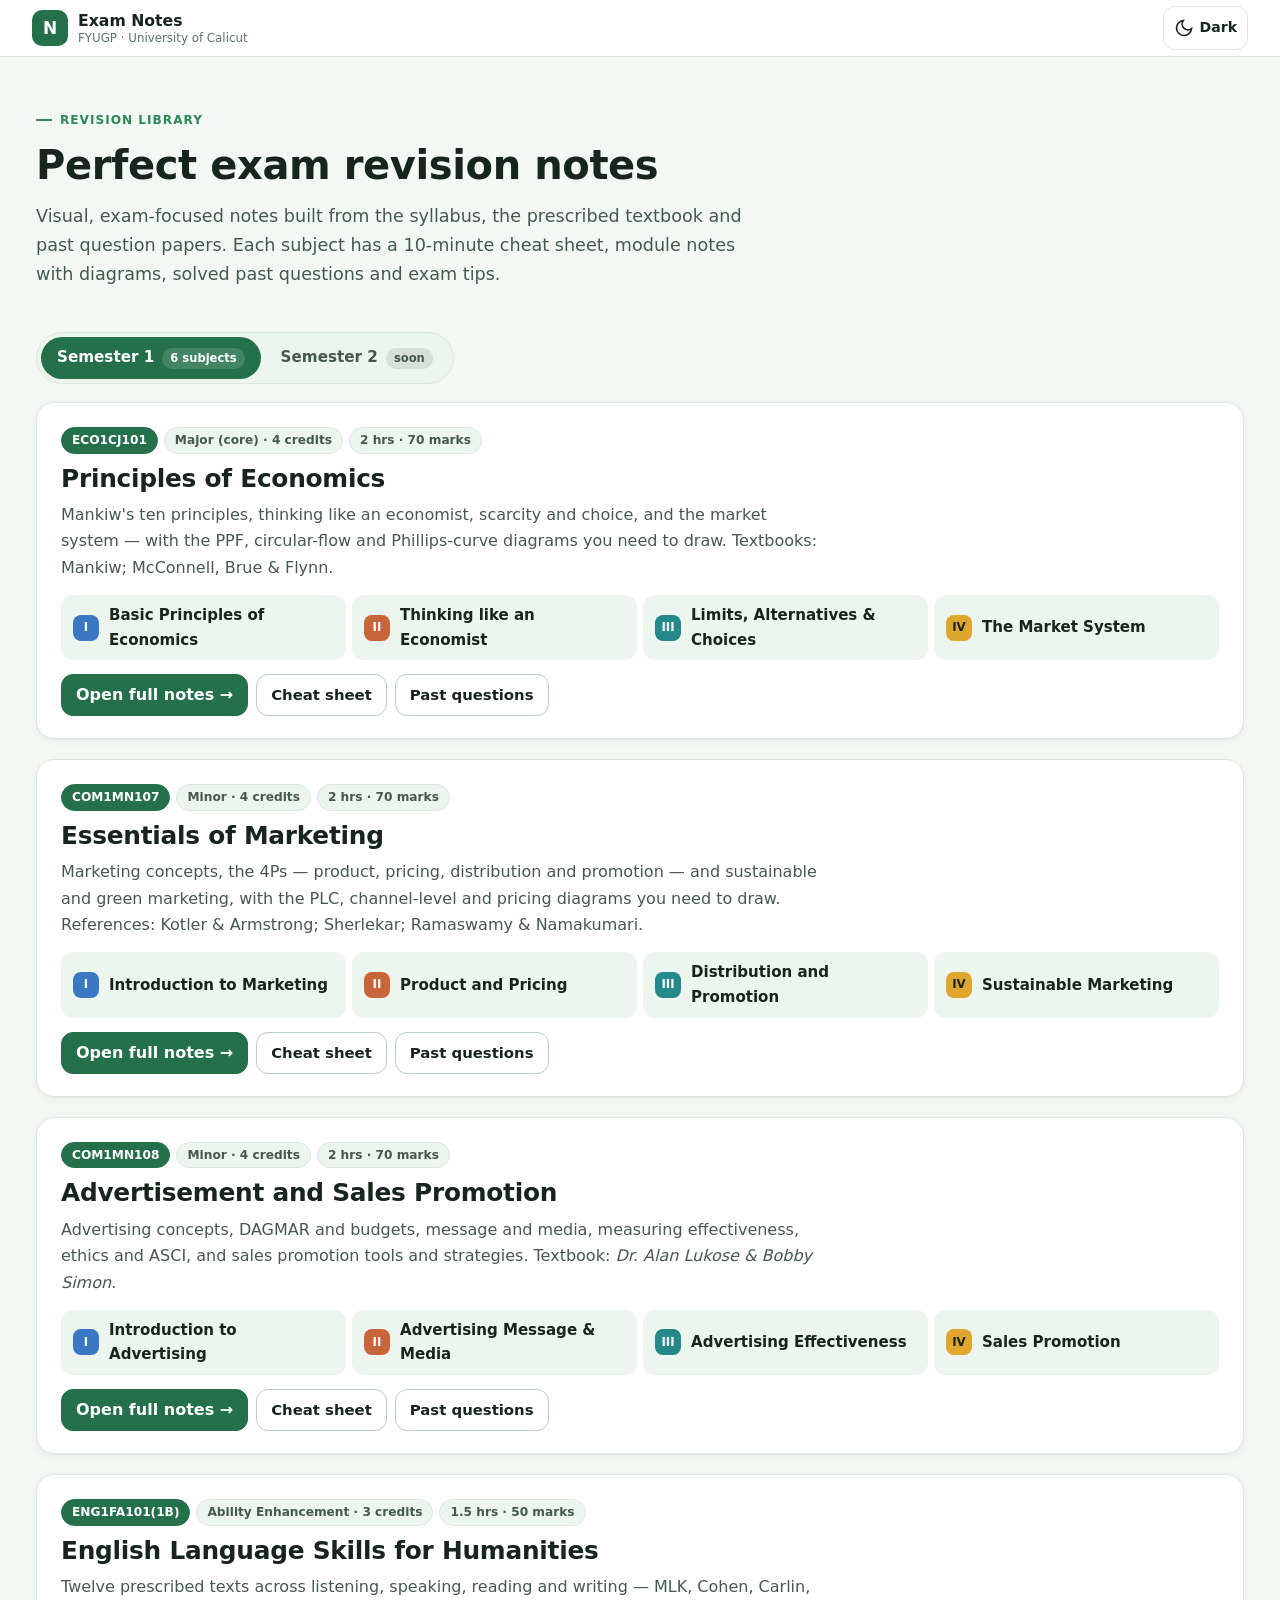
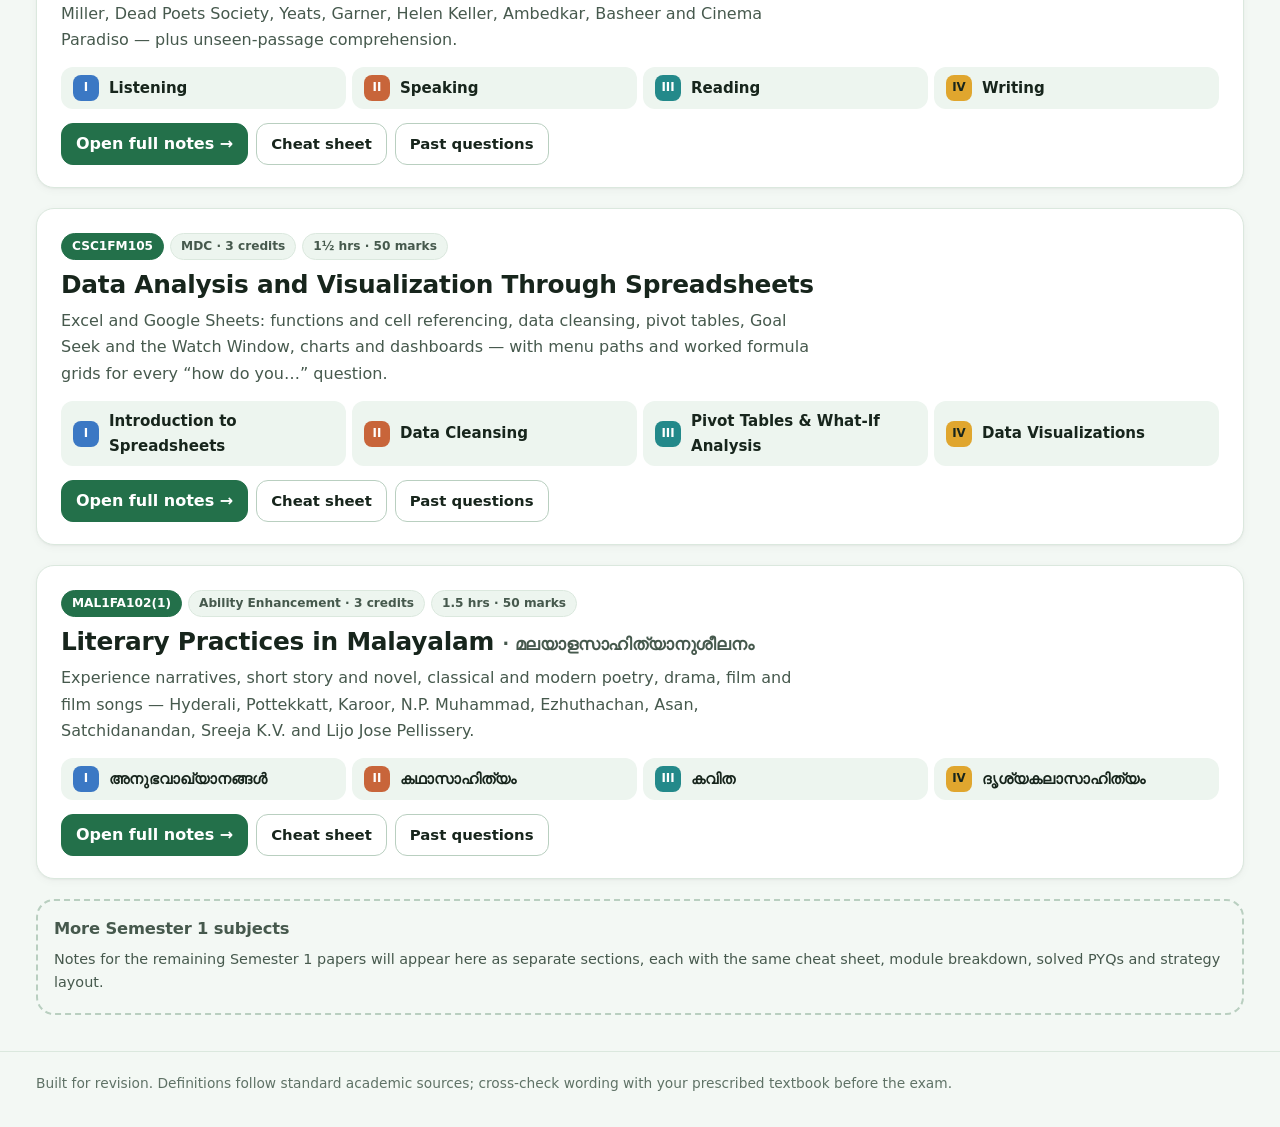
<file: index.html>
<!doctype html>
<html lang="en">
<head>
  <meta charset="utf-8">
  <meta name="viewport" content="width=device-width, initial-scale=1, viewport-fit=cover">
  <meta name="theme-color" content="#f3f8f4">
  <title>Exam Notes</title>
  <meta name="description" content="High-yield, exam-focused visual revision notes for FYUGP (University of Calicut syllabus), organised semester-wise and subject-wise.">
  <script>try{var t=localStorage.getItem("examnotes-theme-v2");if(t==="light"||t==="dark")document.documentElement.setAttribute("data-theme",t);}catch(e){}</script>
  <link rel="stylesheet" href="assets/css/style.css?v=3">
  <link rel="icon" href="data:image/svg+xml,%3Csvg xmlns='http://www.w3.org/2000/svg' viewBox='0 0 32 32'%3E%3Crect width='32' height='32' rx='8' fill='%2323704a'/%3E%3Ctext x='16' y='22' font-family='Arial' font-weight='bold' font-size='17' fill='%23fff' text-anchor='middle'%3EN%3C/text%3E%3C/svg%3E">
</head>
<body>

<header class="topbar">
  <div class="topbar-inner">
    <a class="brand" href="./">
      <span class="brand-mark" aria-hidden="true">N</span>
      <span class="brand-text">Exam Notes<small>FYUGP · University of Calicut</small></span>
    </a>
    <span class="spacer"></span>
    <button class="icon-btn" type="button" data-theme-toggle aria-label="Switch theme">
      <svg viewBox="0 0 24 24" fill="none" stroke="currentColor" stroke-width="2" stroke-linecap="round" aria-hidden="true"><path d="M21 12.8A9 9 0 1 1 11.2 3a7 7 0 0 0 9.8 9.8z"/></svg>
      <span class="label hide-sm">Dark</span>
    </button>
  </div>
</header>

<main class="wrap">
  <section class="home-hero">
    <div class="eyebrow">Revision library</div>
    <h1>Perfect exam revision notes</h1>
    <p class="lede">Visual, exam-focused notes built from the syllabus, the prescribed textbook and past question papers. Each subject has a 10-minute cheat sheet, module notes with diagrams, solved past questions and exam tips.</p>
  </section>

  <div class="tabs" role="tablist" aria-label="Semesters">
    <button class="tab" role="tab" id="tab-sem1" aria-controls="panel-sem1" aria-selected="true" data-hash="semester-1">
      Semester 1 <span class="count">6 subjects</span>
    </button>
    <button class="tab" role="tab" id="tab-sem2" aria-controls="panel-sem2" aria-selected="false" tabindex="-1" data-hash="semester-2">
      Semester 2 <span class="count">soon</span>
    </button>
  </div>

  <!-- ===================== SEMESTER 1 ===================== -->
  <section class="tab-panel" role="tabpanel" id="panel-sem1" aria-labelledby="tab-sem1">

    <!-- Subject: Principles of Economics -->
    <section class="subject-section" id="eco1cj101" aria-labelledby="h-eco">
      <article class="subject-card">
        <div class="sc-body">
          <div class="sc-top">
            <span class="chip dark">ECO1CJ101</span>
            <span class="chip">Major (core) · 4 credits</span>
            <span class="chip">2 hrs · 70 marks</span>
          </div>
          <h2 id="h-eco">Principles of Economics</h2>
          <p class="sc-desc">Mankiw's ten principles, thinking like an economist, scarcity and choice, and the market system — with the PPF, circular-flow and Phillips-curve diagrams you need to draw. Textbooks: Mankiw; McConnell, Brue &amp; Flynn.</p>

          <ul class="module-list">
            <li class="m1"><span class="ml-num fill-mc">I</span><span><span class="ml-title">Basic Principles of Economics</span></span></li>
            <li class="m2"><span class="ml-num fill-mc">II</span><span><span class="ml-title">Thinking like an Economist</span></span></li>
            <li class="m3"><span class="ml-num fill-mc">III</span><span><span class="ml-title">Limits, Alternatives &amp; Choices</span></span></li>
            <li class="m4"><span class="ml-num fill-mc">IV</span><span><span class="ml-title">The Market System</span></span></li>
          </ul>

          <div class="sc-links">
            <a class="btn primary" href="semester-1/principles-of-economics.html">Open full notes →</a>
            <a class="btn" href="semester-1/principles-of-economics.html#cheat-sheet">Cheat sheet</a>
            <a class="btn" href="semester-1/principles-of-economics.html#pyqs">Past questions</a>
          </div>
        </div>
      </article>
    </section>

    <!-- Subject: Essentials of Marketing -->
    <section class="subject-section" id="com1mn107" aria-labelledby="h-eom">
      <article class="subject-card">
        <div class="sc-body">
          <div class="sc-top">
            <span class="chip dark">COM1MN107</span>
            <span class="chip">Minor · 4 credits</span>
            <span class="chip">2 hrs · 70 marks</span>
          </div>
          <h2 id="h-eom">Essentials of Marketing</h2>
          <p class="sc-desc">Marketing concepts, the 4Ps — product, pricing, distribution and promotion — and sustainable and green marketing, with the PLC, channel-level and pricing diagrams you need to draw. References: Kotler &amp; Armstrong; Sherlekar; Ramaswamy &amp; Namakumari.</p>

          <ul class="module-list">
            <li class="m1"><span class="ml-num fill-mc">I</span><span><span class="ml-title">Introduction to Marketing</span></span></li>
            <li class="m2"><span class="ml-num fill-mc">II</span><span><span class="ml-title">Product and Pricing</span></span></li>
            <li class="m3"><span class="ml-num fill-mc">III</span><span><span class="ml-title">Distribution and Promotion</span></span></li>
            <li class="m4"><span class="ml-num fill-mc">IV</span><span><span class="ml-title">Sustainable Marketing</span></span></li>
          </ul>

          <div class="sc-links">
            <a class="btn primary" href="semester-1/essentials-of-marketing.html">Open full notes →</a>
            <a class="btn" href="semester-1/essentials-of-marketing.html#cheat-sheet">Cheat sheet</a>
            <a class="btn" href="semester-1/essentials-of-marketing.html#pyqs">Past questions</a>
          </div>
        </div>
      </article>
    </section>

    <!-- Subject: Advertisement and Sales Promotion -->
    <section class="subject-section" id="com1mn108" aria-labelledby="h-asp">
      <article class="subject-card">
        <div class="sc-body">
          <div class="sc-top">
            <span class="chip dark">COM1MN108</span>
            <span class="chip">Minor · 4 credits</span>
            <span class="chip">2 hrs · 70 marks</span>
          </div>
          <h2 id="h-asp">Advertisement and Sales Promotion</h2>
          <p class="sc-desc">Advertising concepts, DAGMAR and budgets, message and media, measuring effectiveness, ethics and ASCI, and sales promotion tools and strategies. Textbook: <em>Dr. Alan Lukose &amp; Bobby Simon</em>.</p>

          <ul class="module-list">
            <li class="m1"><span class="ml-num fill-mc">I</span><span><span class="ml-title">Introduction to Advertising</span></span></li>
            <li class="m2"><span class="ml-num fill-mc">II</span><span><span class="ml-title">Advertising Message &amp; Media</span></span></li>
            <li class="m3"><span class="ml-num fill-mc">III</span><span><span class="ml-title">Advertising Effectiveness</span></span></li>
            <li class="m4"><span class="ml-num fill-mc">IV</span><span><span class="ml-title">Sales Promotion</span></span></li>
          </ul>

          <div class="sc-links">
            <a class="btn primary" href="semester-1/advertisement-and-sales-promotion.html">Open full notes →</a>
            <a class="btn" href="semester-1/advertisement-and-sales-promotion.html#cheat-sheet">Cheat sheet</a>
            <a class="btn" href="semester-1/advertisement-and-sales-promotion.html#pyqs">Past questions</a>
          </div>
        </div>
      </article>
    </section>

    <!-- Subject: English Language Skills for Humanities -->
    <section class="subject-section" id="eng1fa101" aria-labelledby="h-eng">
      <article class="subject-card">
        <div class="sc-body">
          <div class="sc-top">
            <span class="chip dark">ENG1FA101(1B)</span>
            <span class="chip">Ability Enhancement · 3 credits</span>
            <span class="chip">1.5 hrs · 50 marks</span>
          </div>
          <h2 id="h-eng">English Language Skills for Humanities</h2>
          <p class="sc-desc">Twelve prescribed texts across listening, speaking, reading and writing — MLK, Cohen, Carlin, Miller, Dead Poets Society, Yeats, Garner, Helen Keller, Ambedkar, Basheer and Cinema Paradiso — plus unseen-passage comprehension.</p>

          <ul class="module-list">
            <li class="m1"><span class="ml-num fill-mc">I</span><span><span class="ml-title">Listening</span></span></li>
            <li class="m2"><span class="ml-num fill-mc">II</span><span><span class="ml-title">Speaking</span></span></li>
            <li class="m3"><span class="ml-num fill-mc">III</span><span><span class="ml-title">Reading</span></span></li>
            <li class="m4"><span class="ml-num fill-mc">IV</span><span><span class="ml-title">Writing</span></span></li>
          </ul>

          <div class="sc-links">
            <a class="btn primary" href="semester-1/english-language-skills-for-humanities.html">Open full notes →</a>
            <a class="btn" href="semester-1/english-language-skills-for-humanities.html#cheat-sheet">Cheat sheet</a>
            <a class="btn" href="semester-1/english-language-skills-for-humanities.html#pyqs">Past questions</a>
          </div>
        </div>
      </article>
    </section>

    <!-- Subject: Data Analysis and Visualization Through Spreadsheets -->
    <section class="subject-section" id="csc1fm105" aria-labelledby="h-csc">
      <article class="subject-card">
        <div class="sc-body">
          <div class="sc-top">
            <span class="chip dark">CSC1FM105</span>
            <span class="chip">MDC · 3 credits</span>
            <span class="chip">1½ hrs · 50 marks</span>
          </div>
          <h2 id="h-csc">Data Analysis and Visualization Through Spreadsheets</h2>
          <p class="sc-desc">Excel and Google Sheets: functions and cell referencing, data cleansing, pivot tables, Goal Seek and the Watch Window, charts and dashboards — with menu paths and worked formula grids for every “how do you…” question.</p>

          <ul class="module-list">
            <li class="m1"><span class="ml-num fill-mc">I</span><span><span class="ml-title">Introduction to Spreadsheets</span></span></li>
            <li class="m2"><span class="ml-num fill-mc">II</span><span><span class="ml-title">Data Cleansing</span></span></li>
            <li class="m3"><span class="ml-num fill-mc">III</span><span><span class="ml-title">Pivot Tables &amp; What-If Analysis</span></span></li>
            <li class="m4"><span class="ml-num fill-mc">IV</span><span><span class="ml-title">Data Visualizations</span></span></li>
          </ul>

          <div class="sc-links">
            <a class="btn primary" href="semester-1/data-analysis-and-visualization-through-spreadsheets.html">Open full notes →</a>
            <a class="btn" href="semester-1/data-analysis-and-visualization-through-spreadsheets.html#cheat-sheet">Cheat sheet</a>
            <a class="btn" href="semester-1/data-analysis-and-visualization-through-spreadsheets.html#pyqs">Past questions</a>
          </div>
        </div>
      </article>
    </section>

    <!-- Subject: Literary Practices in Malayalam -->
    <section class="subject-section" id="mal1fa102" aria-labelledby="h-mal">
      <article class="subject-card">
        <div class="sc-body">
          <div class="sc-top">
            <span class="chip dark">MAL1FA102(1)</span>
            <span class="chip">Ability Enhancement · 3 credits</span>
            <span class="chip">1.5 hrs · 50 marks</span>
          </div>
          <h2 id="h-mal">Literary Practices in Malayalam <span lang="ml" style="font-size:.7em;color:var(--ink-2)">· മലയാളസാഹിത്യാനുശീലനം</span></h2>
          <p class="sc-desc">Experience narratives, short story and novel, classical and modern poetry, drama, film and film songs — Hyderali, Pottekkatt, Karoor, N.P. Muhammad, Ezhuthachan, Asan, Satchidanandan, Sreeja K.V. and Lijo Jose Pellissery.</p>

          <ul class="module-list" lang="ml">
            <li class="m1"><span class="ml-num fill-mc">I</span><span><span class="ml-title">അനുഭവാഖ്യാനങ്ങൾ</span></span></li>
            <li class="m2"><span class="ml-num fill-mc">II</span><span><span class="ml-title">കഥാസാഹിത്യം</span></span></li>
            <li class="m3"><span class="ml-num fill-mc">III</span><span><span class="ml-title">കവിത</span></span></li>
            <li class="m4"><span class="ml-num fill-mc">IV</span><span><span class="ml-title">ദൃശ്യകലാസാഹിത്യം</span></span></li>
          </ul>

          <div class="sc-links">
            <a class="btn primary" href="semester-1/literary-practices-in-malayalam.html">Open full notes →</a>
            <a class="btn" href="semester-1/literary-practices-in-malayalam.html#cheat-sheet">Cheat sheet</a>
            <a class="btn" href="semester-1/literary-practices-in-malayalam.html#pyqs">Past questions</a>
          </div>
        </div>
      </article>
    </section>

    <section class="subject-section">
      <div class="placeholder-card">
        <h3>More Semester 1 subjects</h3>
        <p class="small" style="margin:0">Notes for the remaining Semester 1 papers will appear here as separate sections, each with the same cheat sheet, module breakdown, solved PYQs and strategy layout.</p>
      </div>
    </section>
  </section>

  <!-- ===================== SEMESTER 2 ===================== -->
  <section class="tab-panel" role="tabpanel" id="panel-sem2" aria-labelledby="tab-sem2" hidden>
    <div class="empty-state">
      <h3>Semester 2 notes are on the way</h3>
      <p class="small" style="margin:0">Subjects will be added here as sections once the syllabus and question papers are available.</p>
    </div>
  </section>
</main>

<footer class="site-footer">
  <div class="wrap">
    Built for revision. Definitions follow standard academic sources; cross-check wording with your prescribed textbook before the exam.
  </div>
</footer>

<script src="assets/js/site.js?v=3"></script>
</body>
</html>
</file>
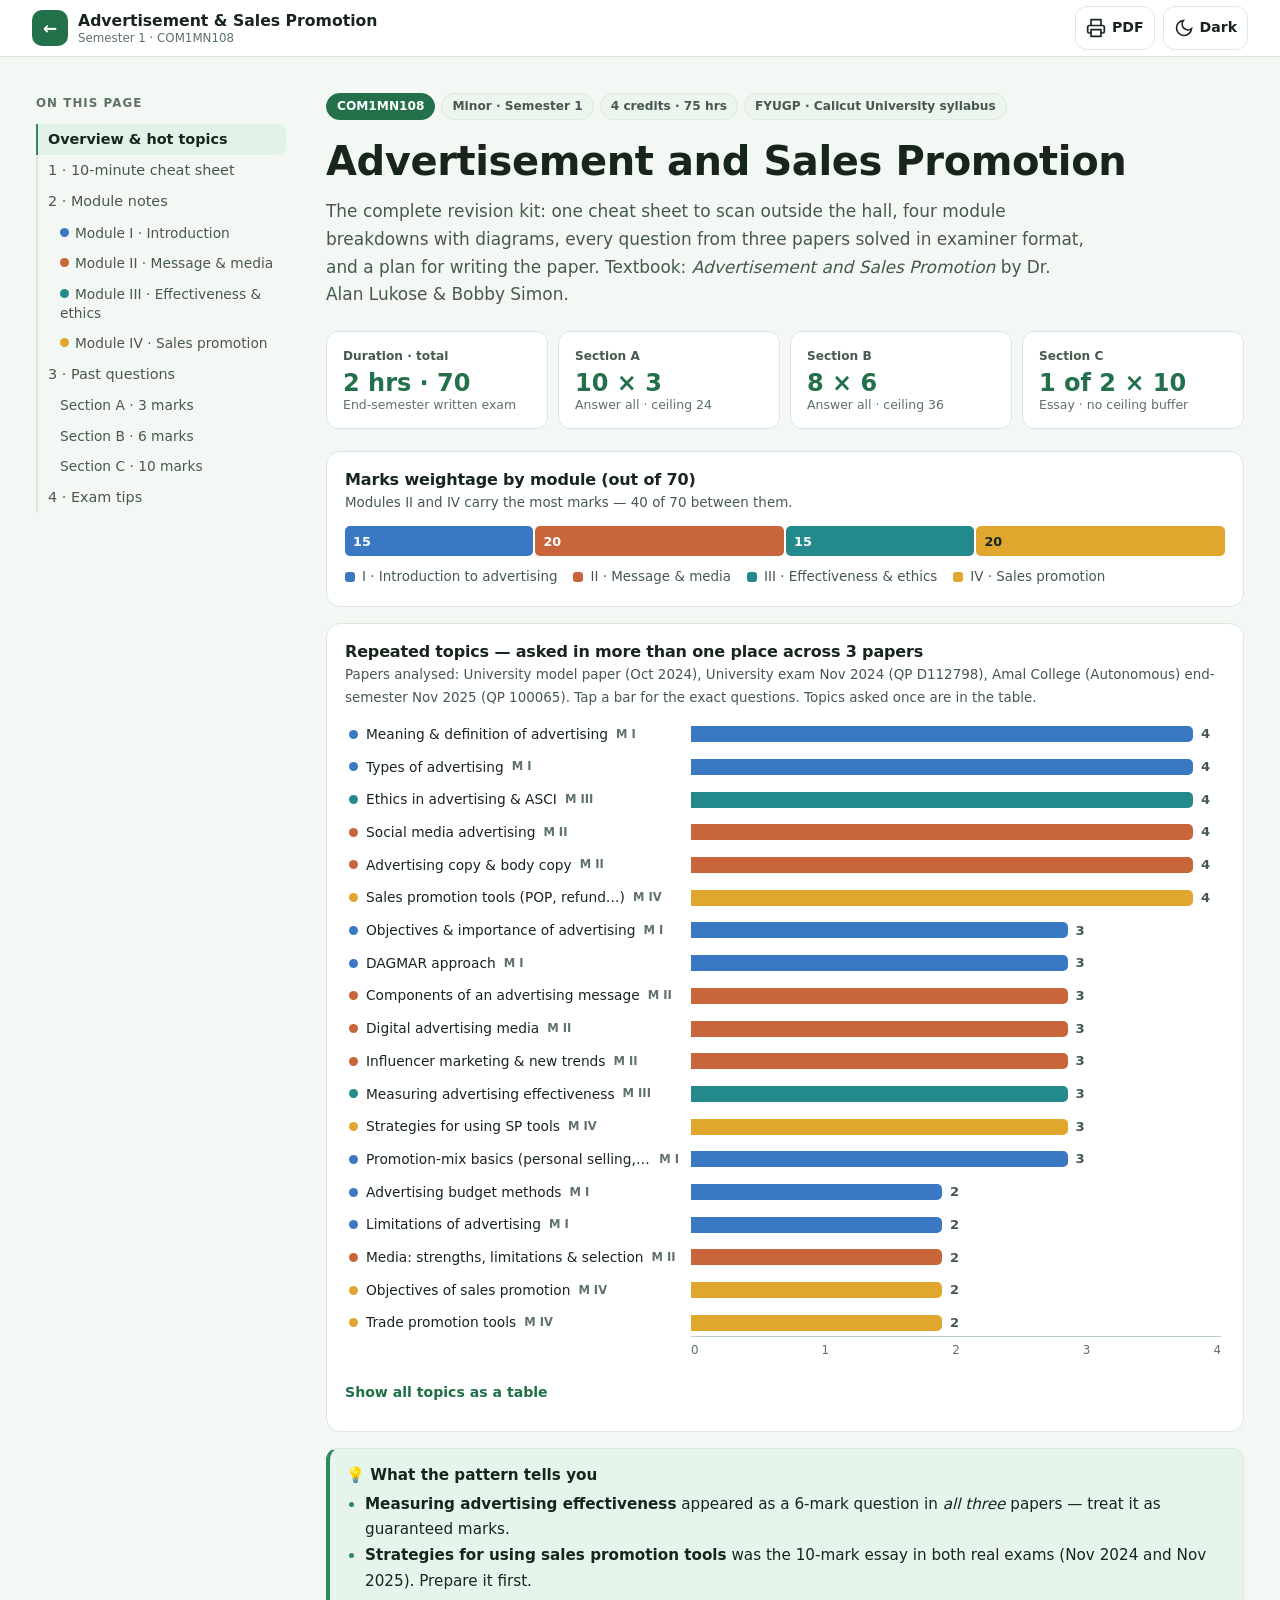
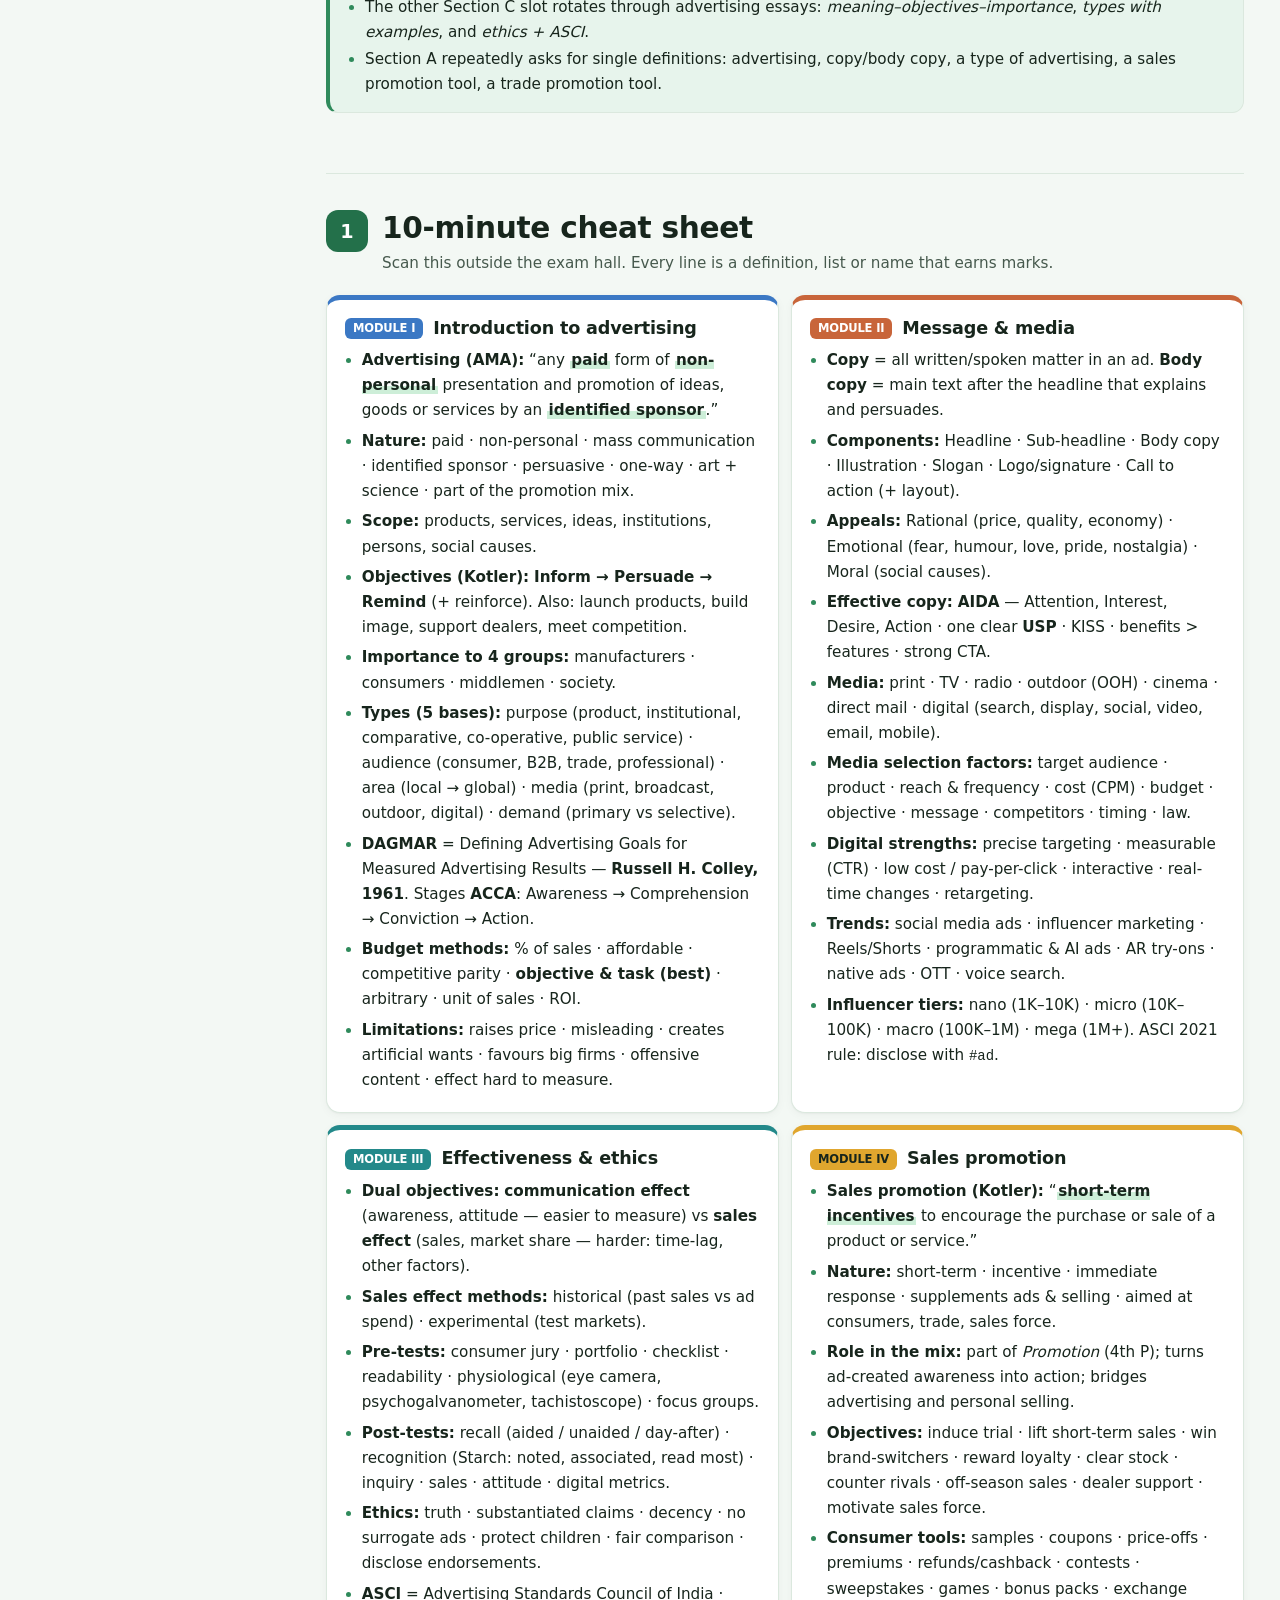
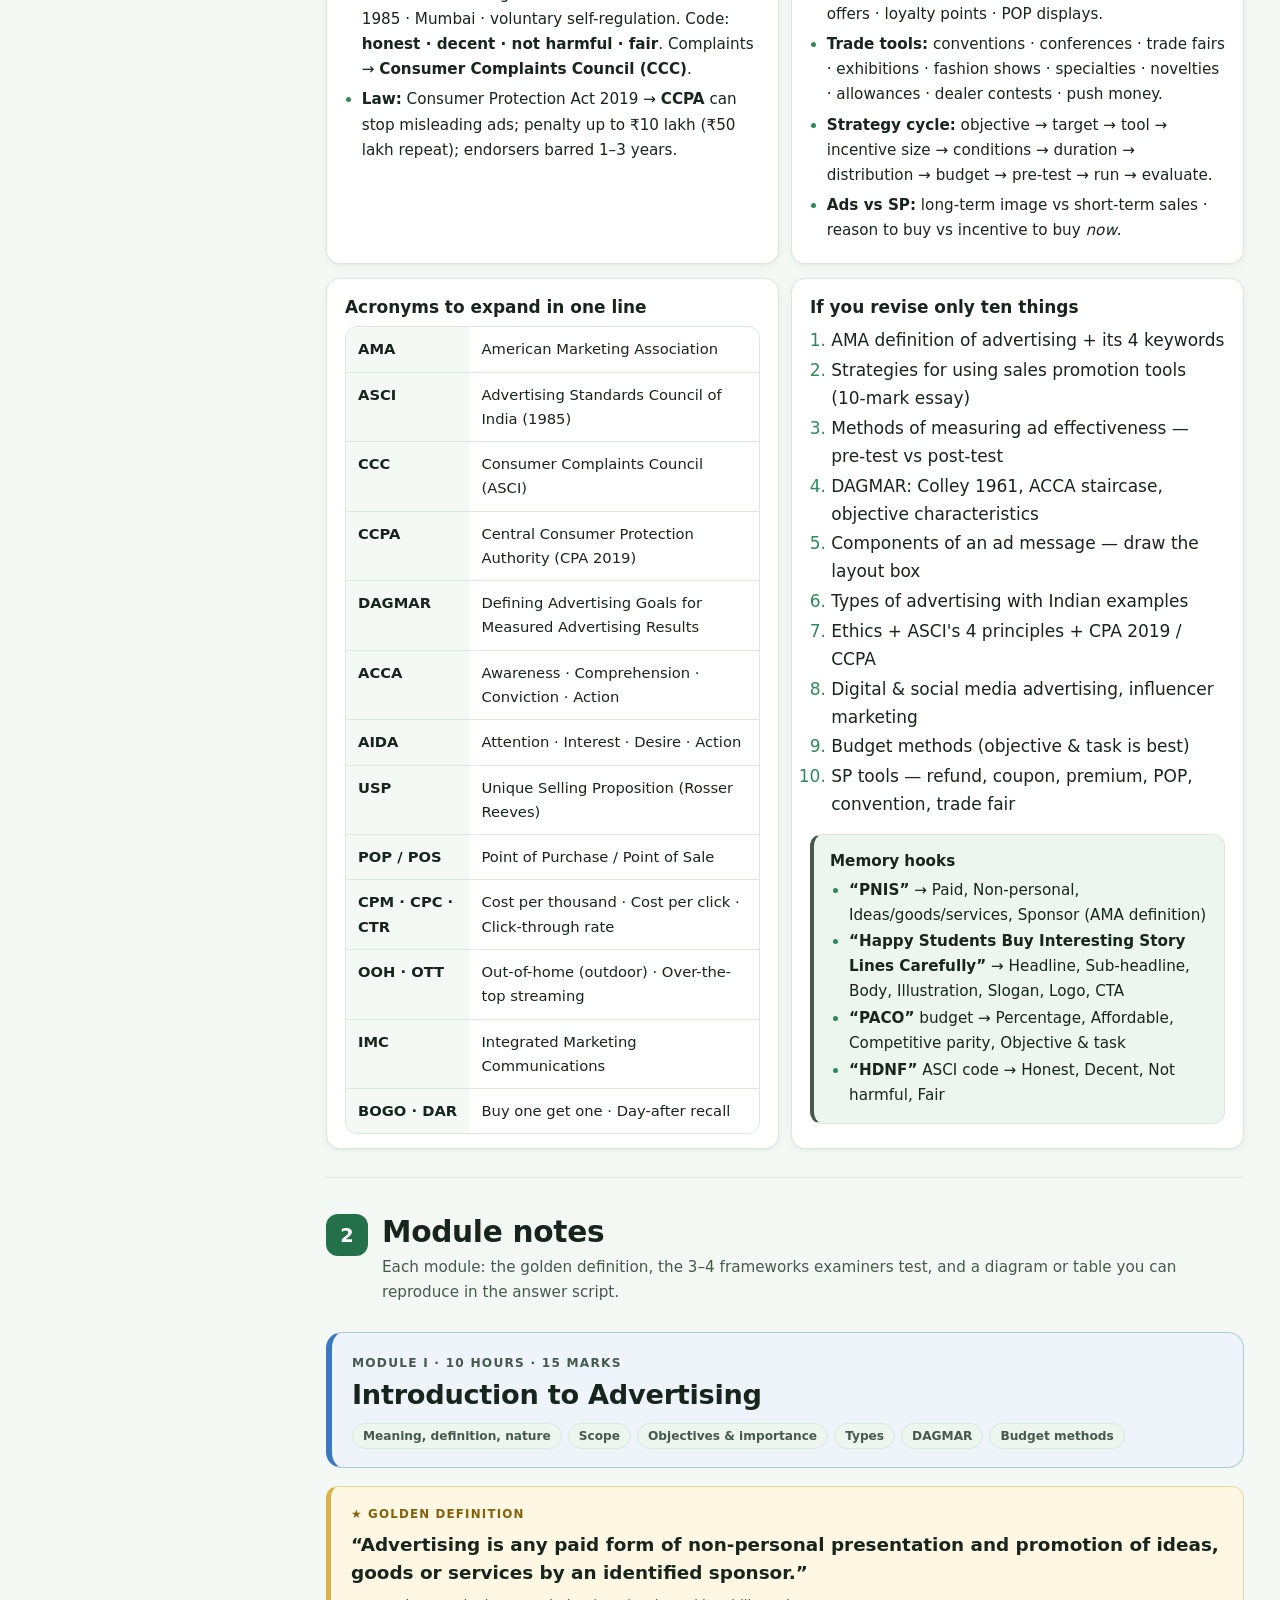
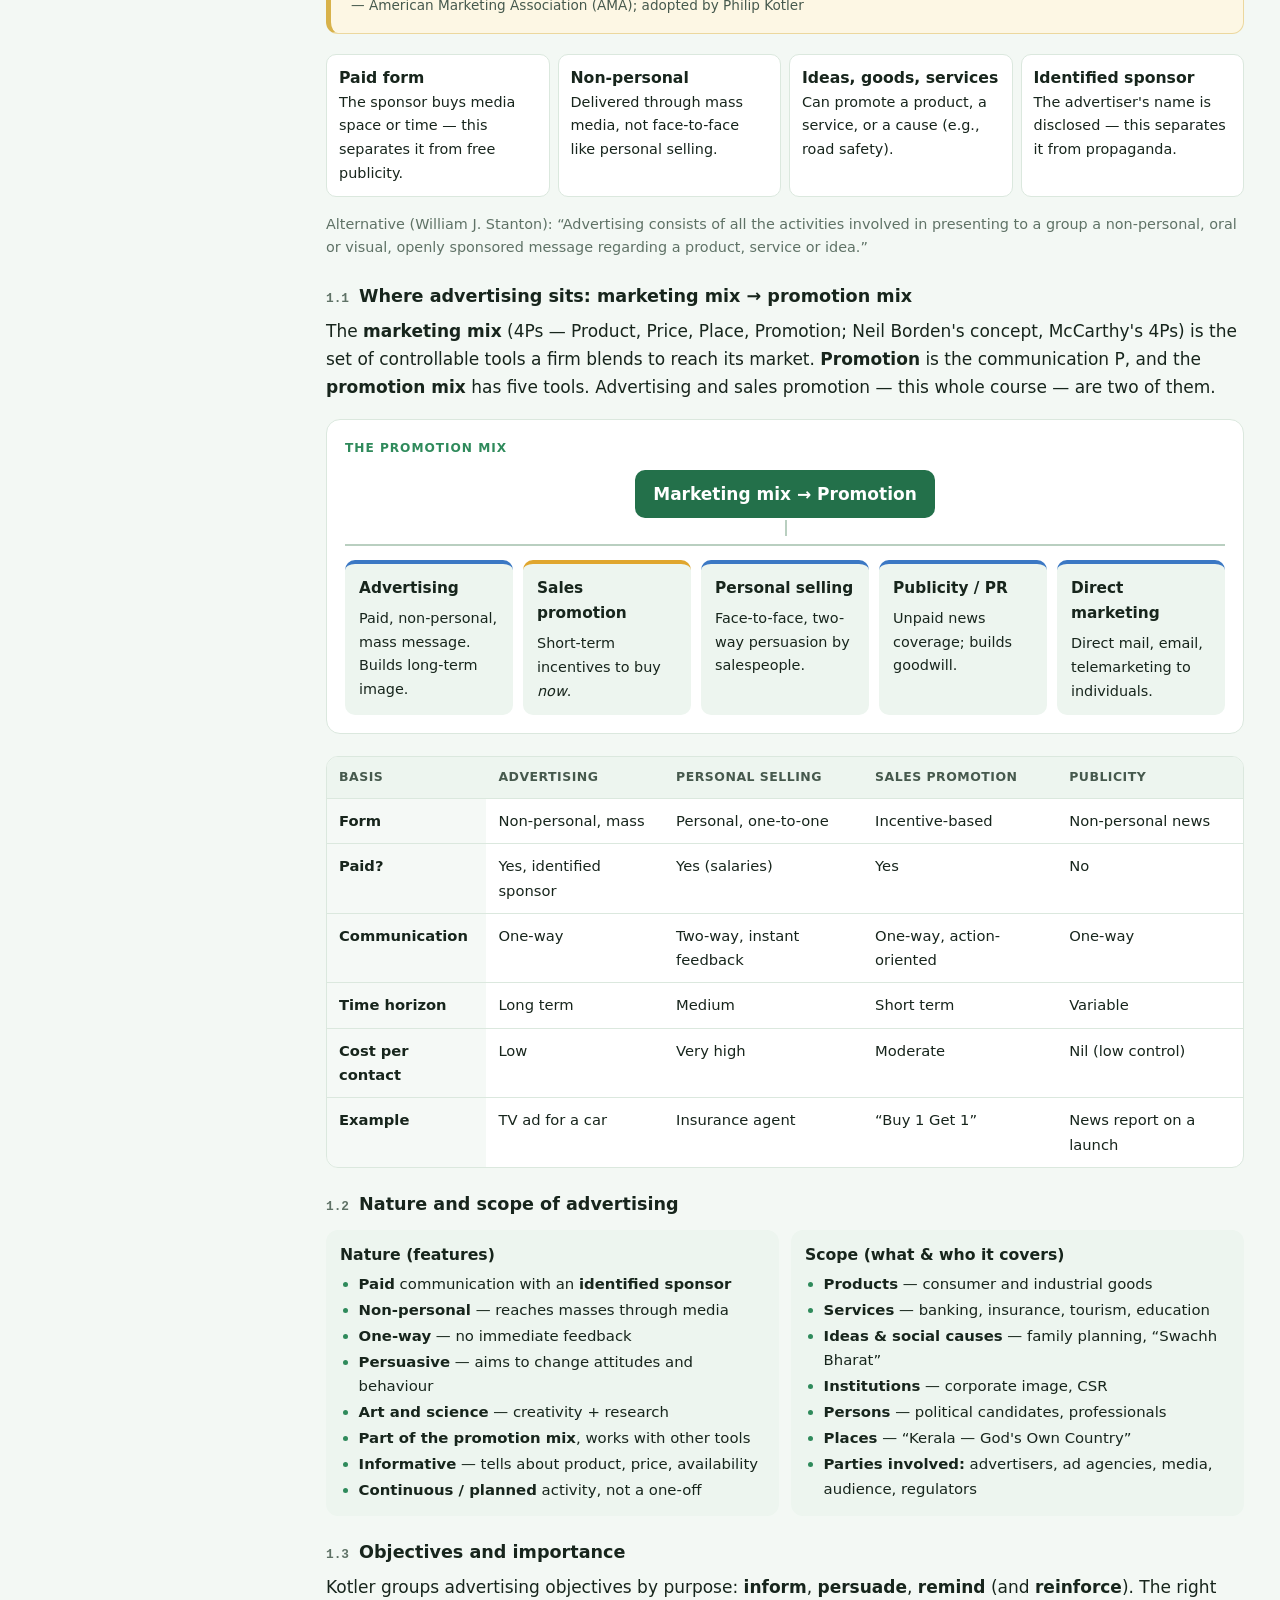
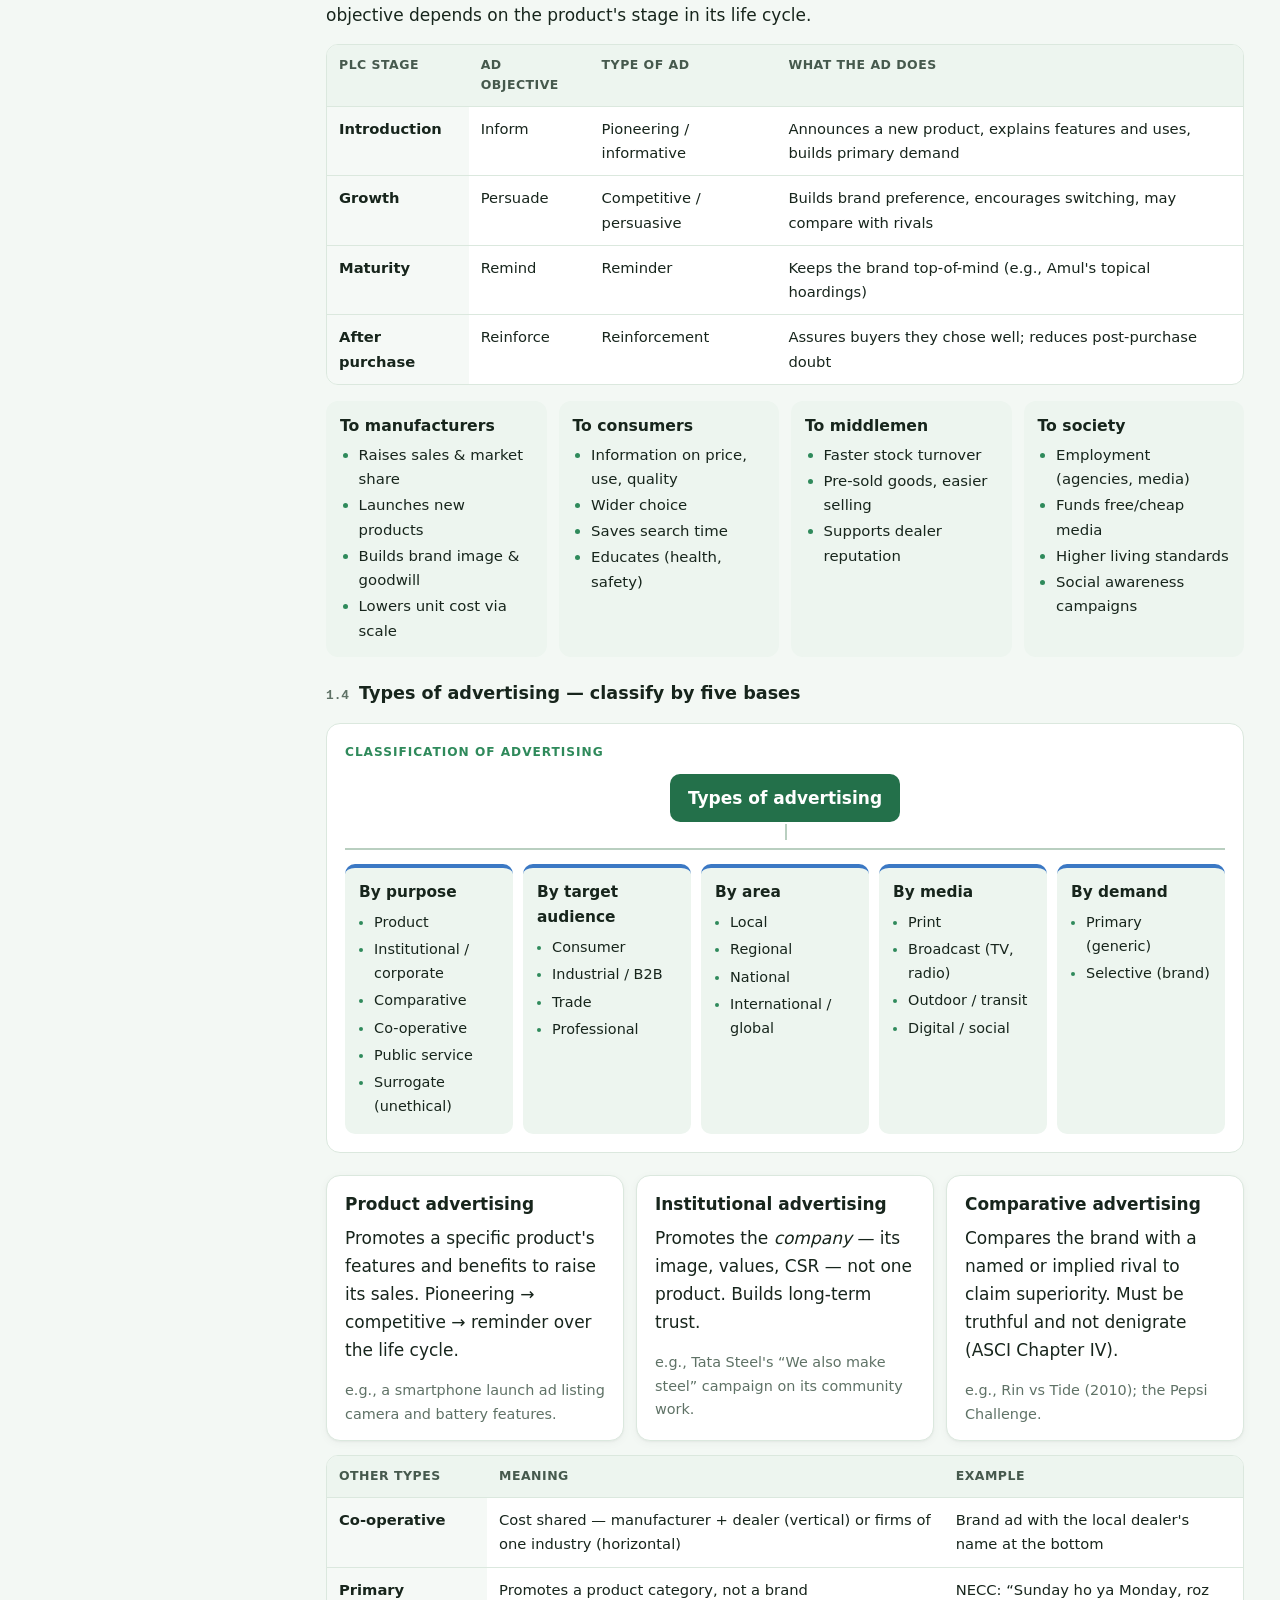
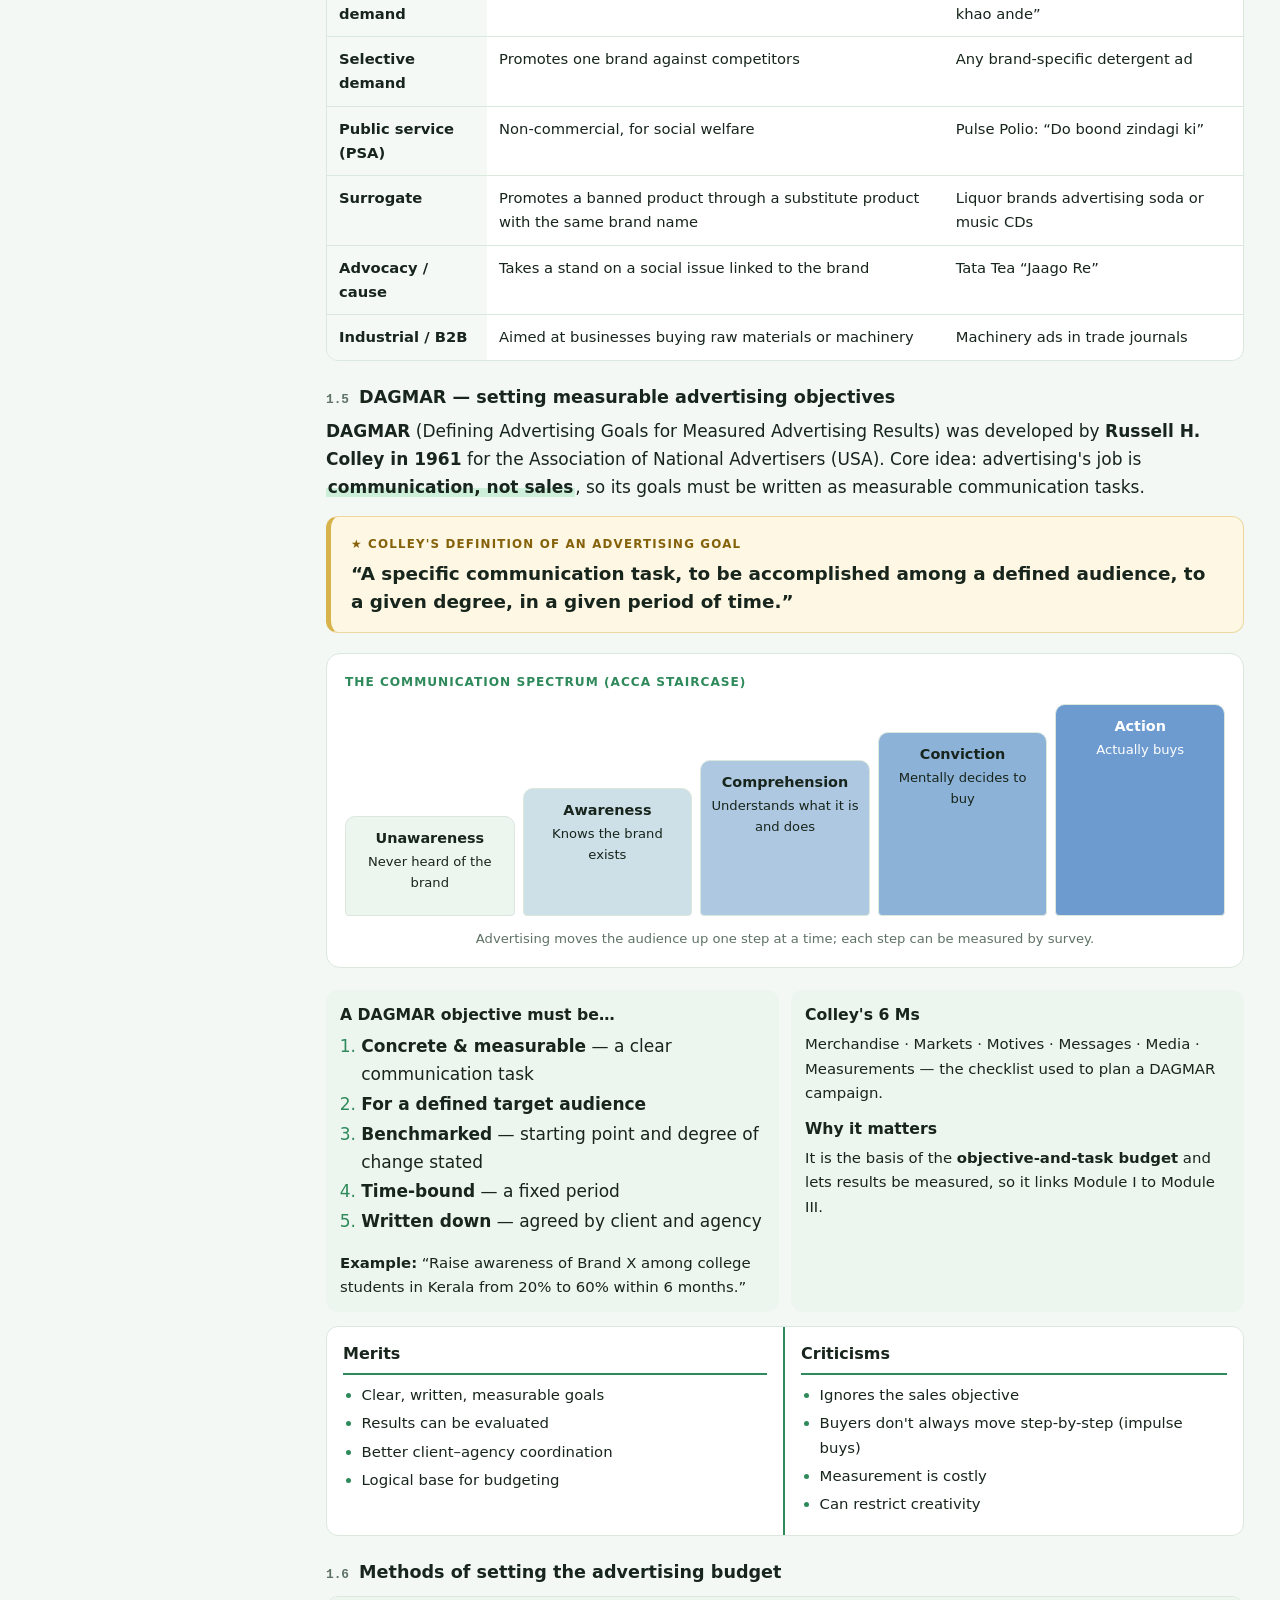
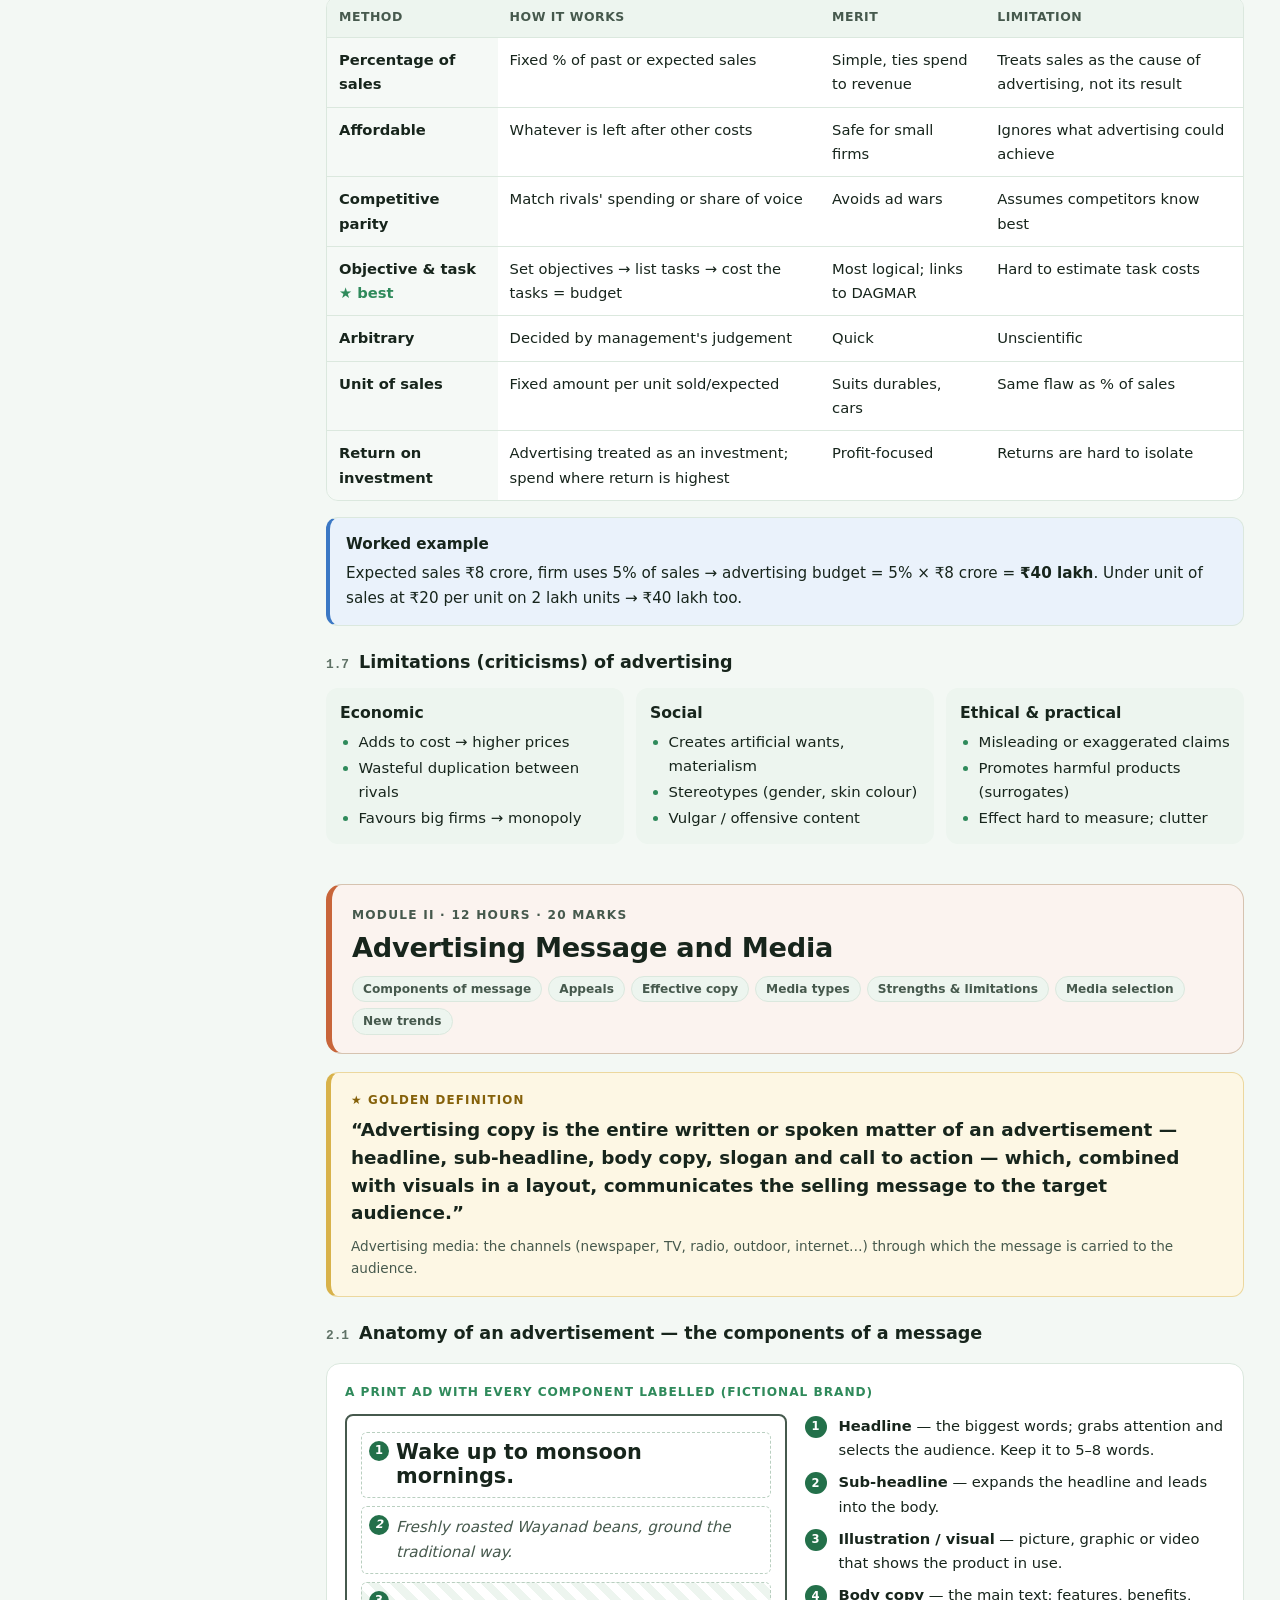
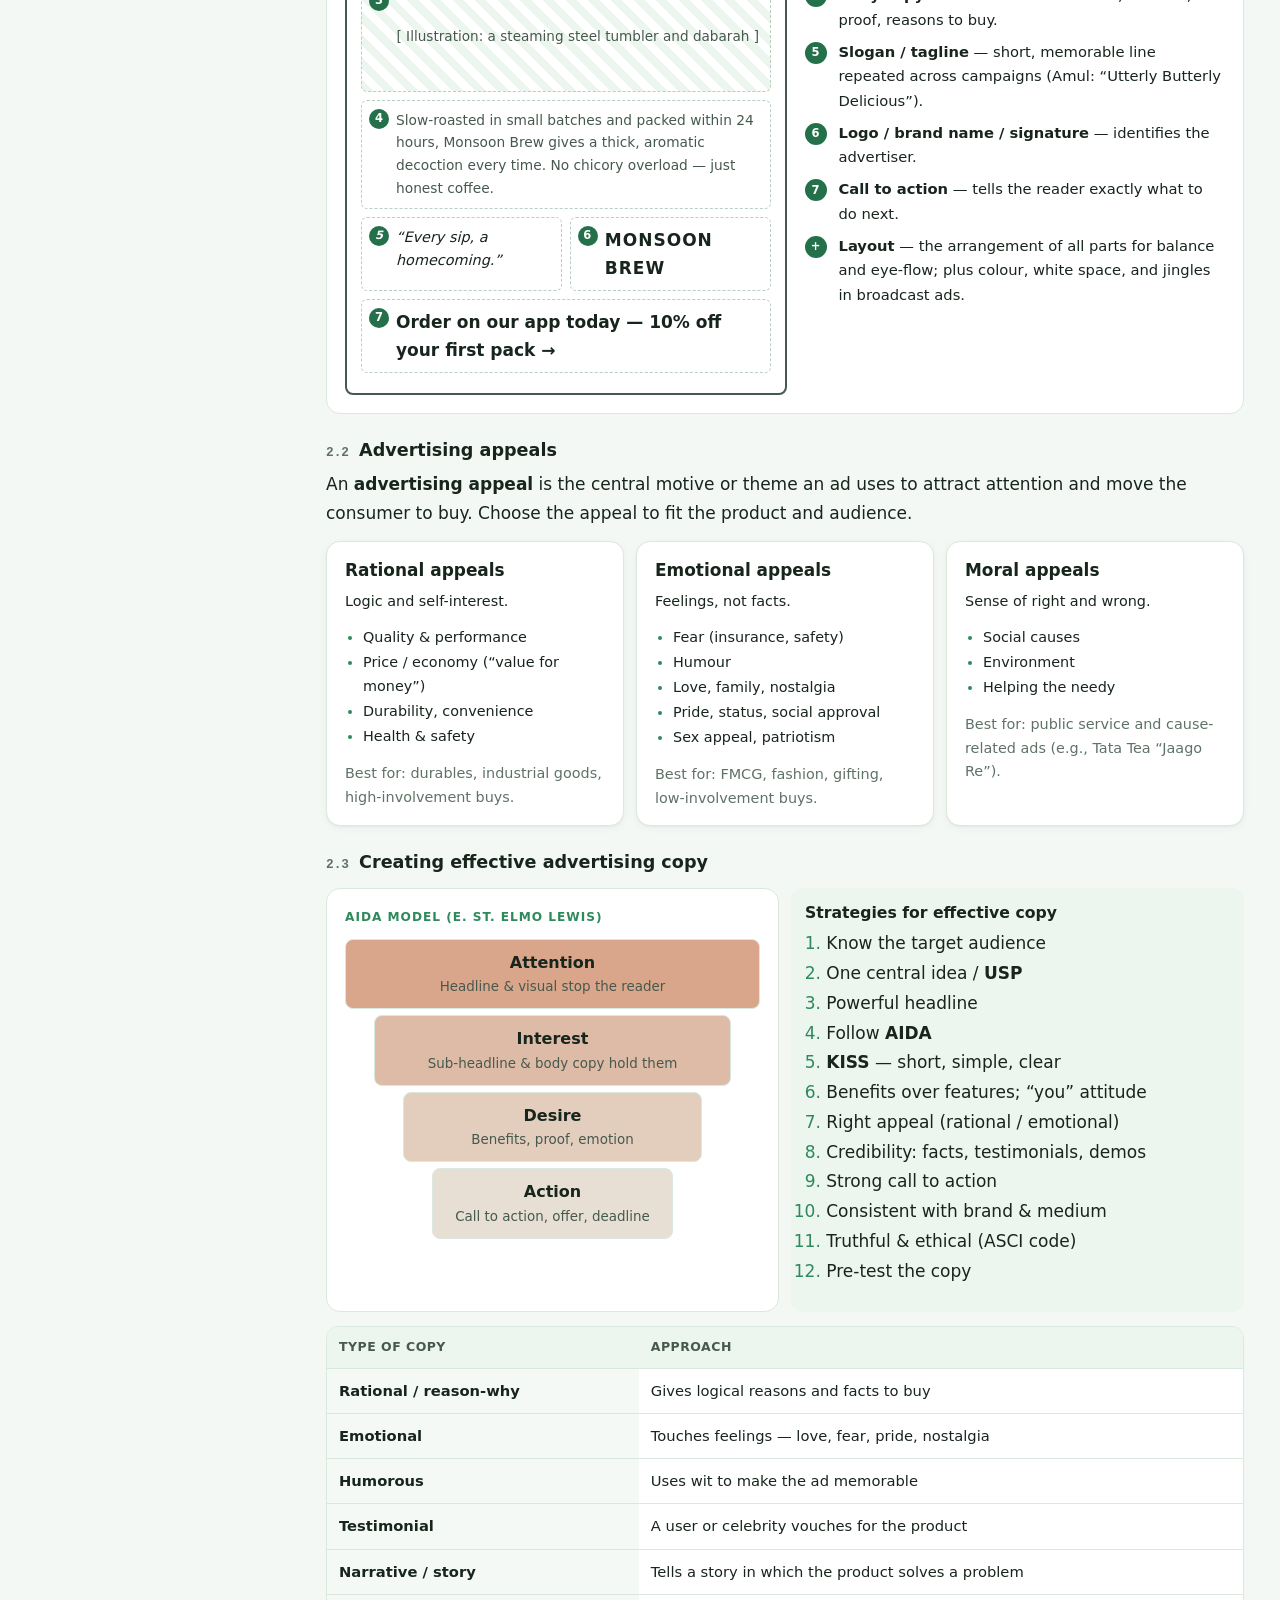
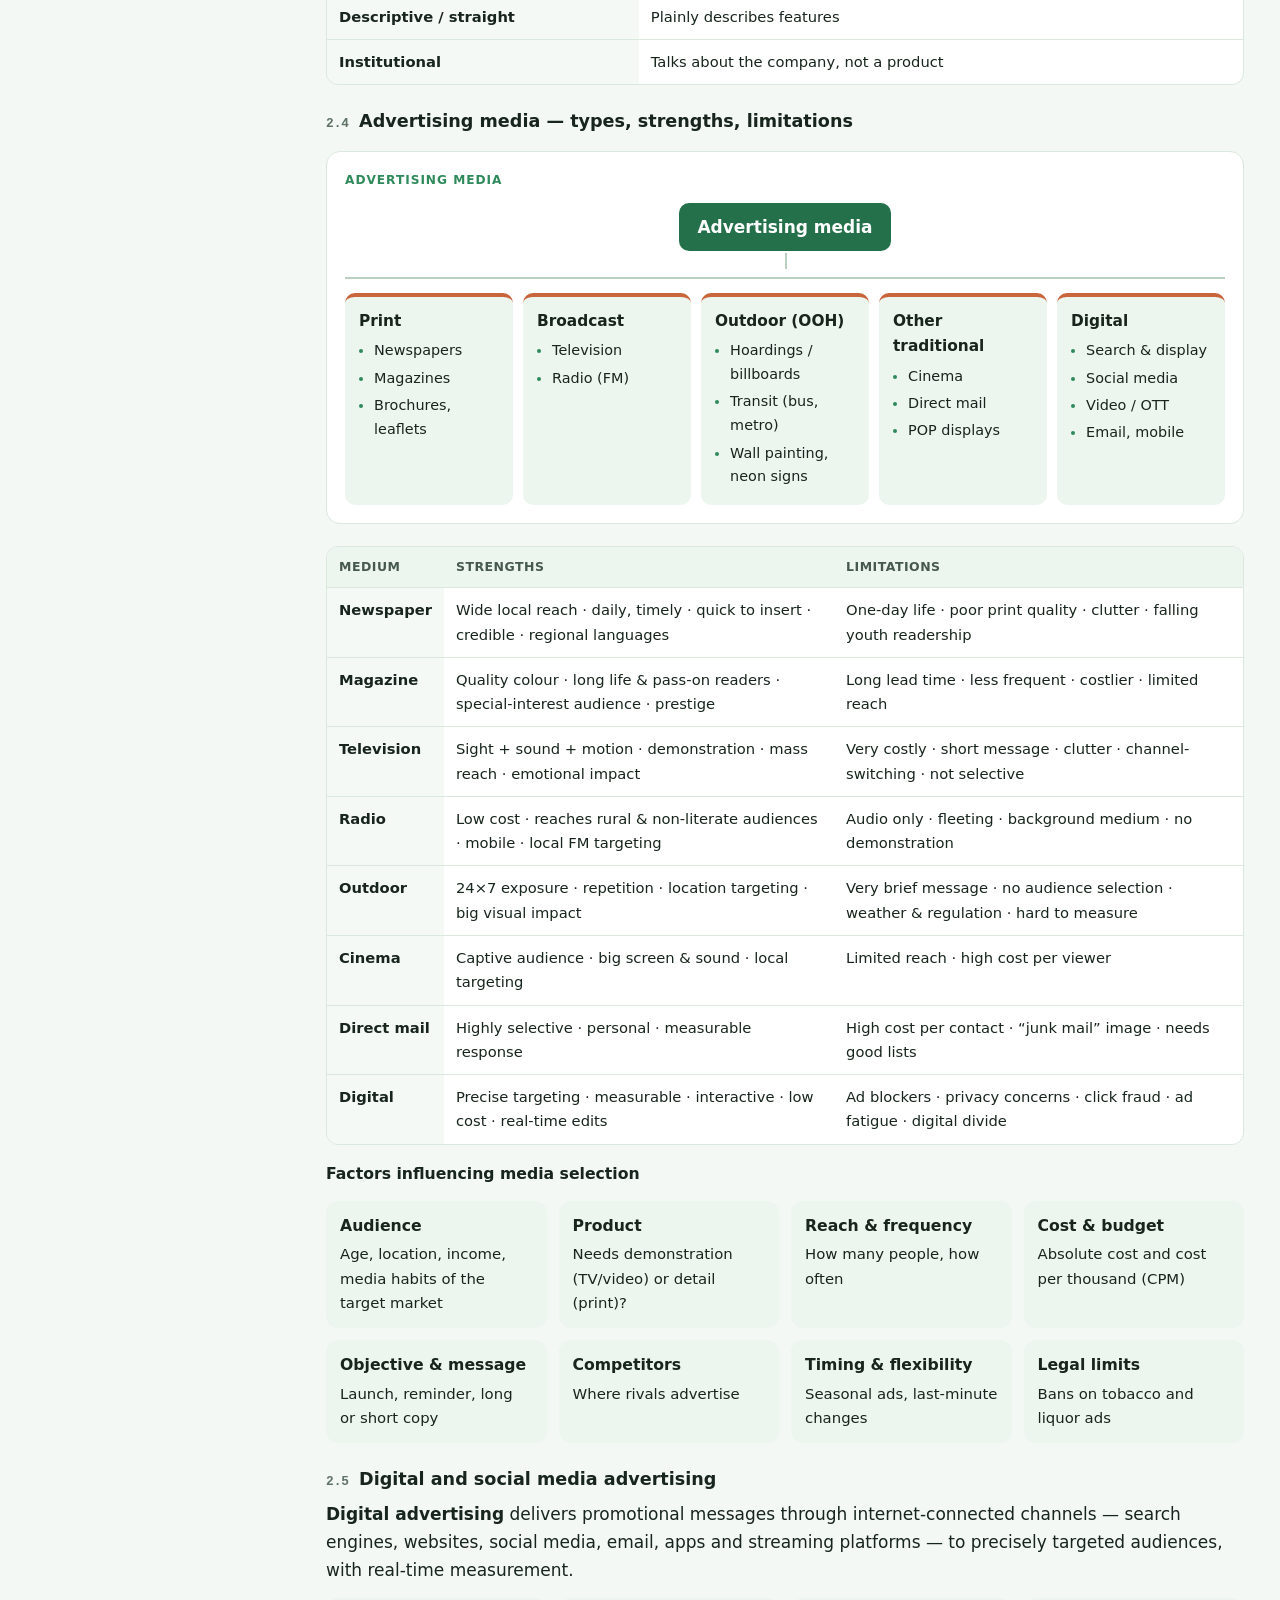
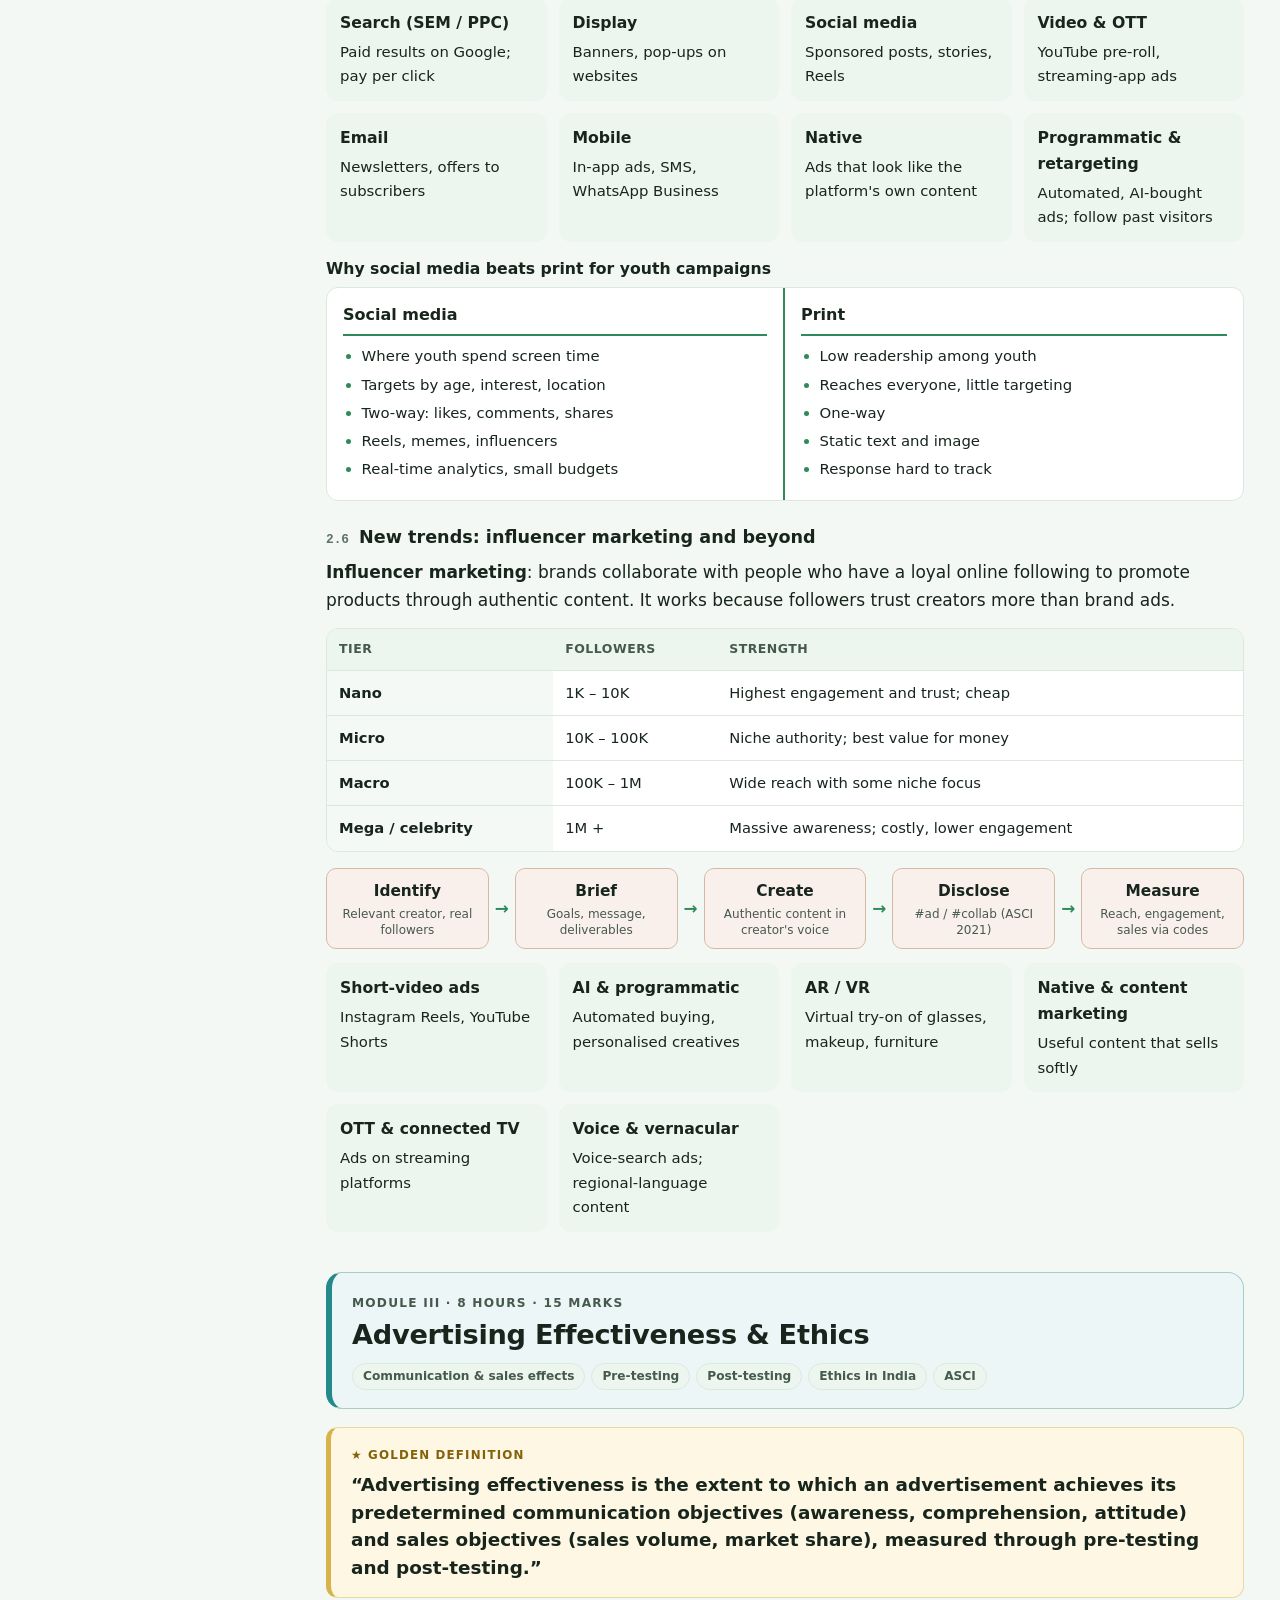
<file: semester-1/advertisement-and-sales-promotion.html>
<!doctype html>
<html lang="en">
<head>
  <meta charset="utf-8">
  <meta name="viewport" content="width=device-width, initial-scale=1, viewport-fit=cover">
  <meta name="theme-color" content="#f3f8f4">
  <title>Advertisement &amp; Sales Promotion</title>
  <meta name="description" content="COM1MN108 Advertisement and Sales Promotion — 10-minute cheat sheet, module-wise visual notes, solved PYQs (2024–2025) and exam strategy for Semester 1 FYUGP.">
  <script>try{var t=localStorage.getItem("examnotes-theme-v2");if(t==="light"||t==="dark")document.documentElement.setAttribute("data-theme",t);}catch(e){}</script>
  <link rel="stylesheet" href="../assets/css/style.css?v=3">
  <link rel="icon" href="data:image/svg+xml,%3Csvg xmlns='http://www.w3.org/2000/svg' viewBox='0 0 32 32'%3E%3Crect width='32' height='32' rx='8' fill='%2323704a'/%3E%3Ctext x='16' y='22' font-family='Arial' font-weight='bold' font-size='17' fill='%23fff' text-anchor='middle'%3EN%3C/text%3E%3C/svg%3E">
</head>
<body class="has-bottom-nav">

<header class="topbar">
  <div class="topbar-inner">
    <a class="brand" href="../#semester-1" aria-label="Back to all subjects">
      <span class="brand-mark" aria-hidden="true">←</span>
      <span class="brand-text">Advertisement &amp; Sales Promotion<small>Semester 1 · COM1MN108</small></span>
    </a>
    <span class="spacer"></span>
    <button class="icon-btn no-print" type="button" data-print aria-label="Print or save as PDF">
      <svg viewBox="0 0 24 24" fill="none" stroke="currentColor" stroke-width="2" stroke-linecap="round" stroke-linejoin="round" aria-hidden="true"><path d="M6 9V2h12v7"/><rect x="6" y="14" width="12" height="8"/><path d="M6 18H4a2 2 0 0 1-2-2v-5a2 2 0 0 1 2-2h16a2 2 0 0 1 2 2v5a2 2 0 0 1-2 2h-2"/></svg>
      <span class="hide-sm">PDF</span>
    </button>
    <button class="icon-btn" type="button" data-theme-toggle aria-label="Switch theme">
      <svg viewBox="0 0 24 24" fill="none" stroke="currentColor" stroke-width="2" stroke-linecap="round" aria-hidden="true"><path d="M21 12.8A9 9 0 1 1 11.2 3a7 7 0 0 0 9.8 9.8z"/></svg>
      <span class="label hide-sm">Dark</span>
    </button>
  </div>
</header>

<div class="page">
  <nav class="toc" aria-label="On this page">
    <div class="toc-title">On this page</div>
    <ol>
      <li><a href="#overview">Overview &amp; hot topics</a></li>
      <li><a href="#cheat-sheet">1 · 10-minute cheat sheet</a></li>
      <li><a href="#modules">2 · Module notes</a>
        <ol>
          <li><a href="#m1"><span class="dot m1"></span>Module I · Introduction</a></li>
          <li><a href="#m2"><span class="dot m2"></span>Module II · Message &amp; media</a></li>
          <li><a href="#m3"><span class="dot m3"></span>Module III · Effectiveness &amp; ethics</a></li>
          <li><a href="#m4"><span class="dot m4"></span>Module IV · Sales promotion</a></li>
        </ol>
      </li>
      <li><a href="#pyqs">3 · Past questions</a>
        <ol>
          <li><a href="#sec-a">Section A · 3 marks</a></li>
          <li><a href="#sec-b">Section B · 6 marks</a></li>
          <li><a href="#sec-c">Section C · 10 marks</a></li>
        </ol>
      </li>
      <li><a href="#strategy">4 · Exam tips</a></li>
    </ol>
  </nav>

  <main class="content" id="top">
    <details class="mobile-toc">
      <summary>Contents</summary>
      <ol>
        <li><a href="#overview">Overview &amp; hot topics</a></li>
        <li><a href="#cheat-sheet">10-minute cheat sheet</a></li>
        <li><a href="#m1">Module I · Introduction to advertising</a></li>
        <li><a href="#m2">Module II · Message &amp; media</a></li>
        <li><a href="#m3">Module III · Effectiveness &amp; ethics</a></li>
        <li><a href="#m4">Module IV · Sales promotion</a></li>
        <li><a href="#sec-a">Past questions · 3 marks</a></li>
        <li><a href="#sec-b">Past questions · 6 marks</a></li>
        <li><a href="#sec-c">Past questions · 10 marks</a></li>
        <li><a href="#strategy">Exam tips</a></li>
      </ol>
    </details>

    <!-- ===================== OVERVIEW ===================== -->
    <section class="s-hero" id="overview">
      <div class="chips">
        <span class="chip dark">COM1MN108</span>
        <span class="chip">Minor · Semester 1</span>
        <span class="chip">4 credits · 75 hrs</span>
        <span class="chip">FYUGP · Calicut University syllabus</span>
      </div>
      <h1>Advertisement and Sales Promotion</h1>
      <p class="lede">The complete revision kit: one cheat sheet to scan outside the hall, four module breakdowns with diagrams, every question from three papers solved in examiner format, and a plan for writing the paper. Textbook: <em>Advertisement and Sales Promotion</em> by Dr. Alan Lukose &amp; Bobby Simon.</p>

      <div class="stat-grid" aria-label="Exam pattern">
        <div class="stat"><div class="label">Duration · total</div><div class="value">2 hrs · 70</div><div class="sub">End-semester written exam</div></div>
        <div class="stat"><div class="label">Section A</div><div class="value">10 × 3</div><div class="sub">Answer all · ceiling 24</div></div>
        <div class="stat"><div class="label">Section B</div><div class="value">8 × 6</div><div class="sub">Answer all · ceiling 36</div></div>
        <div class="stat"><div class="label">Section C</div><div class="value">1 of 2 × 10</div><div class="sub">Essay · no ceiling buffer</div></div>
      </div>

      <div class="chart-card">
        <h3>Marks weightage by module (out of 70)</h3>
        <div class="chart-sub">Modules II and IV carry the most marks — 40 of 70 between them.</div>
        <div class="segbar" role="img" aria-label="Module I 15 marks, Module II 20 marks, Module III 15 marks, Module IV 20 marks">
          <div class="segbar-part m1 fill-mc" style="flex:15" tabindex="0" data-tip="<b>Module I · Introduction to Advertising</b><br>15 marks · 10 hours · 21% of paper">15</div>
          <div class="segbar-part m2 fill-mc" style="flex:20" tabindex="0" data-tip="<b>Module II · Message &amp; Media</b><br>20 marks · 12 hours · 29% of paper">20</div>
          <div class="segbar-part m3 fill-mc" style="flex:15" tabindex="0" data-tip="<b>Module III · Effectiveness &amp; Ethics</b><br>15 marks · 8 hours · 21% of paper">15</div>
          <div class="segbar-part m4 fill-mc" style="flex:20" tabindex="0" data-tip="<b>Module IV · Sales Promotion</b><br>20 marks · 15 hours · 29% of paper">20</div>
        </div>
        <ul class="legend">
          <li class="m1"><span class="sw"></span>I · Introduction to advertising</li>
          <li class="m2"><span class="sw"></span>II · Message &amp; media</li>
          <li class="m3"><span class="sw"></span>III · Effectiveness &amp; ethics</li>
          <li class="m4"><span class="sw"></span>IV · Sales promotion</li>
        </ul>
      </div>

      <div class="chart-card">
        <h3>Repeated topics — asked in more than one place across 3 papers</h3>
        <div class="chart-sub">Papers analysed: University model paper (Oct 2024), University exam Nov 2024 (QP D112798), Amal College (Autonomous) end-semester Nov 2025 (QP 100065). Tap a bar for the exact questions. Topics asked once are in the table.</div>
        <div class="hbar-chart" role="list">
          <div class="hbar-row m1" role="listitem" tabindex="0" aria-label="Meaning &amp; definition of advertising, Module I, asked 4 times" data-tip="&lt;b&gt;Meaning &amp;amp; definition of advertising&lt;/b&gt;&lt;br&gt;Module I · asked 4×&lt;br&gt;Model 2024 Q1 (3m)&lt;br&gt;Nov 2024 Q1 (3m)&lt;br&gt;Nov 2024 Q20 (10m)&lt;br&gt;Nov 2025 Q4 (3m)"><span class="hbar-label"><span class="dot"></span><span class="t">Meaning &amp; definition of advertising</span><span class="mtxt">M I</span></span><span class="hbar-track"><span class="hbar-fill" style="width:calc(4/4 * (100% - 28px))"></span><span class="hbar-val">4</span></span></div>
          <div class="hbar-row m1" role="listitem" tabindex="0" aria-label="Types of advertising, Module I, asked 4 times" data-tip="&lt;b&gt;Types of advertising&lt;/b&gt;&lt;br&gt;Module I · asked 4×&lt;br&gt;Model 2024 Q3 product (3m)&lt;br&gt;Nov 2024 Q3 institutional (3m)&lt;br&gt;Nov 2025 Q5 comparative (3m)&lt;br&gt;Nov 2025 Q19 (10m)"><span class="hbar-label"><span class="dot"></span><span class="t">Types of advertising</span><span class="mtxt">M I</span></span><span class="hbar-track"><span class="hbar-fill" style="width:calc(4/4 * (100% - 28px))"></span><span class="hbar-val">4</span></span></div>
          <div class="hbar-row m3" role="listitem" tabindex="0" aria-label="Ethics in advertising &amp; ASCI, Module III, asked 4 times" data-tip="&lt;b&gt;Ethics in advertising &amp;amp; ASCI&lt;/b&gt;&lt;br&gt;Module III · asked 4×&lt;br&gt;Model 2024 Q19 (10m)&lt;br&gt;Nov 2025 Q7 (3m)&lt;br&gt;Nov 2025 Q12 (6m)&lt;br&gt;Nov 2025 Q16 (6m)"><span class="hbar-label"><span class="dot"></span><span class="t">Ethics in advertising &amp; ASCI</span><span class="mtxt">M III</span></span><span class="hbar-track"><span class="hbar-fill" style="width:calc(4/4 * (100% - 28px))"></span><span class="hbar-val">4</span></span></div>
          <div class="hbar-row m2" role="listitem" tabindex="0" aria-label="Social media advertising, Module II, asked 4 times" data-tip="&lt;b&gt;Social media advertising&lt;/b&gt;&lt;br&gt;Module II · asked 4×&lt;br&gt;Nov 2024 Q9 (3m)&lt;br&gt;Model 2024 Q14 (6m)&lt;br&gt;Model 2024 Q18 (6m)&lt;br&gt;Nov 2025 Q3 (3m)"><span class="hbar-label"><span class="dot"></span><span class="t">Social media advertising</span><span class="mtxt">M II</span></span><span class="hbar-track"><span class="hbar-fill" style="width:calc(4/4 * (100% - 28px))"></span><span class="hbar-val">4</span></span></div>
          <div class="hbar-row m2" role="listitem" tabindex="0" aria-label="Advertising copy &amp; body copy, Module II, asked 4 times" data-tip="&lt;b&gt;Advertising copy &amp;amp; body copy&lt;/b&gt;&lt;br&gt;Module II · asked 4×&lt;br&gt;Model 2024 Q7 (3m)&lt;br&gt;Nov 2024 Q4 (3m)&lt;br&gt;Nov 2024 Q17 (6m)&lt;br&gt;Nov 2025 Q6 (3m)"><span class="hbar-label"><span class="dot"></span><span class="t">Advertising copy &amp; body copy</span><span class="mtxt">M II</span></span><span class="hbar-track"><span class="hbar-fill" style="width:calc(4/4 * (100% - 28px))"></span><span class="hbar-val">4</span></span></div>
          <div class="hbar-row m4" role="listitem" tabindex="0" aria-label="Sales promotion tools (POP, refund…), Module IV, asked 4 times" data-tip="&lt;b&gt;Sales promotion tools (POP, refund…)&lt;/b&gt;&lt;br&gt;Module IV · asked 4×&lt;br&gt;Model 2024 Q9 (3m)&lt;br&gt;Model 2024 Q20 (10m)&lt;br&gt;Nov 2024 Q5 (3m)&lt;br&gt;Nov 2025 Q8 (3m)"><span class="hbar-label"><span class="dot"></span><span class="t">Sales promotion tools (POP, refund…)</span><span class="mtxt">M IV</span></span><span class="hbar-track"><span class="hbar-fill" style="width:calc(4/4 * (100% - 28px))"></span><span class="hbar-val">4</span></span></div>
          <div class="hbar-row m1" role="listitem" tabindex="0" aria-label="Objectives &amp; importance of advertising, Module I, asked 3 times" data-tip="&lt;b&gt;Objectives &amp;amp; importance of advertising&lt;/b&gt;&lt;br&gt;Module I · asked 3×&lt;br&gt;Model 2024 Q11 (6m)&lt;br&gt;Nov 2024 Q20 (10m)&lt;br&gt;Nov 2025 Q2 (3m)"><span class="hbar-label"><span class="dot"></span><span class="t">Objectives &amp; importance of advertising</span><span class="mtxt">M I</span></span><span class="hbar-track"><span class="hbar-fill" style="width:calc(3/4 * (100% - 28px))"></span><span class="hbar-val">3</span></span></div>
          <div class="hbar-row m1" role="listitem" tabindex="0" aria-label="DAGMAR approach, Module I, asked 3 times" data-tip="&lt;b&gt;DAGMAR approach&lt;/b&gt;&lt;br&gt;Module I · asked 3×&lt;br&gt;Model 2024 Q2 (3m)&lt;br&gt;Nov 2024 Q13 (6m)&lt;br&gt;Nov 2025 Q18 (6m)"><span class="hbar-label"><span class="dot"></span><span class="t">DAGMAR approach</span><span class="mtxt">M I</span></span><span class="hbar-track"><span class="hbar-fill" style="width:calc(3/4 * (100% - 28px))"></span><span class="hbar-val">3</span></span></div>
          <div class="hbar-row m2" role="listitem" tabindex="0" aria-label="Components of an advertising message, Module II, asked 3 times" data-tip="&lt;b&gt;Components of an advertising message&lt;/b&gt;&lt;br&gt;Module II · asked 3×&lt;br&gt;Model 2024 Q4 (3m)&lt;br&gt;Nov 2024 Q11 (6m)&lt;br&gt;Nov 2025 Q14 (6m)"><span class="hbar-label"><span class="dot"></span><span class="t">Components of an advertising message</span><span class="mtxt">M II</span></span><span class="hbar-track"><span class="hbar-fill" style="width:calc(3/4 * (100% - 28px))"></span><span class="hbar-val">3</span></span></div>
          <div class="hbar-row m2" role="listitem" tabindex="0" aria-label="Digital advertising media, Module II, asked 3 times" data-tip="&lt;b&gt;Digital advertising media&lt;/b&gt;&lt;br&gt;Module II · asked 3×&lt;br&gt;Nov 2024 Q6 (3m)&lt;br&gt;Nov 2024 Q16 (6m)&lt;br&gt;Nov 2025 Q11 (6m)"><span class="hbar-label"><span class="dot"></span><span class="t">Digital advertising media</span><span class="mtxt">M II</span></span><span class="hbar-track"><span class="hbar-fill" style="width:calc(3/4 * (100% - 28px))"></span><span class="hbar-val">3</span></span></div>
          <div class="hbar-row m2" role="listitem" tabindex="0" aria-label="Influencer marketing &amp; new trends, Module II, asked 3 times" data-tip="&lt;b&gt;Influencer marketing &amp;amp; new trends&lt;/b&gt;&lt;br&gt;Module II · asked 3×&lt;br&gt;Model 2024 Q6 (3m)&lt;br&gt;Model 2024 Q8 (3m)&lt;br&gt;Nov 2025 Q17 (6m)"><span class="hbar-label"><span class="dot"></span><span class="t">Influencer marketing &amp; new trends</span><span class="mtxt">M II</span></span><span class="hbar-track"><span class="hbar-fill" style="width:calc(3/4 * (100% - 28px))"></span><span class="hbar-val">3</span></span></div>
          <div class="hbar-row m3" role="listitem" tabindex="0" aria-label="Measuring advertising effectiveness, Module III, asked 3 times" data-tip="&lt;b&gt;Measuring advertising effectiveness&lt;/b&gt;&lt;br&gt;Module III · asked 3×&lt;br&gt;Model 2024 Q15 (6m)&lt;br&gt;Nov 2024 Q18 (6m)&lt;br&gt;Nov 2025 Q15 (6m)"><span class="hbar-label"><span class="dot"></span><span class="t">Measuring advertising effectiveness</span><span class="mtxt">M III</span></span><span class="hbar-track"><span class="hbar-fill" style="width:calc(3/4 * (100% - 28px))"></span><span class="hbar-val">3</span></span></div>
          <div class="hbar-row m4" role="listitem" tabindex="0" aria-label="Strategies for using SP tools, Module IV, asked 3 times" data-tip="&lt;b&gt;Strategies for using SP tools&lt;/b&gt;&lt;br&gt;Module IV · asked 3×&lt;br&gt;Model 2024 Q17 (6m)&lt;br&gt;Nov 2024 Q19 (10m)&lt;br&gt;Nov 2025 Q20 (10m)"><span class="hbar-label"><span class="dot"></span><span class="t">Strategies for using SP tools</span><span class="mtxt">M IV</span></span><span class="hbar-track"><span class="hbar-fill" style="width:calc(3/4 * (100% - 28px))"></span><span class="hbar-val">3</span></span></div>
          <div class="hbar-row m1" role="listitem" tabindex="0" aria-label="Promotion-mix basics (personal selling, marketing mix, ad vs SP), Module I, asked 3 times" data-tip="&lt;b&gt;Promotion-mix basics (personal selling, marketing mix, ad vs SP)&lt;/b&gt;&lt;br&gt;Module I · asked 3×&lt;br&gt;Nov 2024 Q2 (3m)&lt;br&gt;Nov 2024 Q8 (3m)&lt;br&gt;Nov 2024 Q12 (6m)"><span class="hbar-label"><span class="dot"></span><span class="t">Promotion-mix basics (personal selling, marketing mix, ad vs SP)</span><span class="mtxt">M I</span></span><span class="hbar-track"><span class="hbar-fill" style="width:calc(3/4 * (100% - 28px))"></span><span class="hbar-val">3</span></span></div>
          <div class="hbar-row m1" role="listitem" tabindex="0" aria-label="Advertising budget methods, Module I, asked 2 times" data-tip="&lt;b&gt;Advertising budget methods&lt;/b&gt;&lt;br&gt;Module I · asked 2×&lt;br&gt;Model 2024 Q13 (6m)&lt;br&gt;Nov 2024 Q15 (6m)"><span class="hbar-label"><span class="dot"></span><span class="t">Advertising budget methods</span><span class="mtxt">M I</span></span><span class="hbar-track"><span class="hbar-fill" style="width:calc(2/4 * (100% - 28px))"></span><span class="hbar-val">2</span></span></div>
          <div class="hbar-row m1" role="listitem" tabindex="0" aria-label="Limitations of advertising, Module I, asked 2 times" data-tip="&lt;b&gt;Limitations of advertising&lt;/b&gt;&lt;br&gt;Module I · asked 2×&lt;br&gt;Model 2024 Q10 (3m)&lt;br&gt;Nov 2024 Q14 (6m)"><span class="hbar-label"><span class="dot"></span><span class="t">Limitations of advertising</span><span class="mtxt">M I</span></span><span class="hbar-track"><span class="hbar-fill" style="width:calc(2/4 * (100% - 28px))"></span><span class="hbar-val">2</span></span></div>
          <div class="hbar-row m2" role="listitem" tabindex="0" aria-label="Media: strengths, limitations &amp; selection, Module II, asked 2 times" data-tip="&lt;b&gt;Media: strengths, limitations &amp;amp; selection&lt;/b&gt;&lt;br&gt;Module II · asked 2×&lt;br&gt;Model 2024 Q5 (3m)&lt;br&gt;Model 2024 Q12 (6m)"><span class="hbar-label"><span class="dot"></span><span class="t">Media: strengths, limitations &amp; selection</span><span class="mtxt">M II</span></span><span class="hbar-track"><span class="hbar-fill" style="width:calc(2/4 * (100% - 28px))"></span><span class="hbar-val">2</span></span></div>
          <div class="hbar-row m4" role="listitem" tabindex="0" aria-label="Objectives of sales promotion, Module IV, asked 2 times" data-tip="&lt;b&gt;Objectives of sales promotion&lt;/b&gt;&lt;br&gt;Module IV · asked 2×&lt;br&gt;Nov 2024 Q7 (3m)&lt;br&gt;Nov 2025 Q13 (6m)"><span class="hbar-label"><span class="dot"></span><span class="t">Objectives of sales promotion</span><span class="mtxt">M IV</span></span><span class="hbar-track"><span class="hbar-fill" style="width:calc(2/4 * (100% - 28px))"></span><span class="hbar-val">2</span></span></div>
          <div class="hbar-row m4" role="listitem" tabindex="0" aria-label="Trade promotion tools, Module IV, asked 2 times" data-tip="&lt;b&gt;Trade promotion tools&lt;/b&gt;&lt;br&gt;Module IV · asked 2×&lt;br&gt;Nov 2024 Q10 (3m)&lt;br&gt;Nov 2025 Q10 (3m)"><span class="hbar-label"><span class="dot"></span><span class="t">Trade promotion tools</span><span class="mtxt">M IV</span></span><span class="hbar-track"><span class="hbar-fill" style="width:calc(2/4 * (100% - 28px))"></span><span class="hbar-val">2</span></span></div>
        </div>
        <div class="hbar-axis" aria-hidden="true"><span></span><span class="ticks"><span>0</span><span>1</span><span>2</span><span>3</span><span>4</span></span></div>
        <details class="table-toggle">
          <summary>Show all topics as a table</summary>
          <div class="tbl-wrap">
            <table class="tbl">
              <thead><tr><th>Topic</th><th>Module</th><th>Times</th><th>Where it was asked</th></tr></thead>
              <tbody>
                <tr><td>Meaning &amp; definition of advertising</td><td><span class="dot m1"></span> Module I</td><td>4</td><td>Model 2024 Q1 (3m) · Nov 2024 Q1 (3m) · Nov 2024 Q20 (10m) · Nov 2025 Q4 (3m)</td></tr>
                <tr><td>Types of advertising</td><td><span class="dot m1"></span> Module I</td><td>4</td><td>Model 2024 Q3 product (3m) · Nov 2024 Q3 institutional (3m) · Nov 2025 Q5 comparative (3m) · Nov 2025 Q19 (10m)</td></tr>
                <tr><td>Ethics in advertising &amp; ASCI</td><td><span class="dot m3"></span> Module III</td><td>4</td><td>Model 2024 Q19 (10m) · Nov 2025 Q7 (3m) · Nov 2025 Q12 (6m) · Nov 2025 Q16 (6m)</td></tr>
                <tr><td>Social media advertising</td><td><span class="dot m2"></span> Module II</td><td>4</td><td>Nov 2024 Q9 (3m) · Model 2024 Q14 (6m) · Model 2024 Q18 (6m) · Nov 2025 Q3 (3m)</td></tr>
                <tr><td>Advertising copy &amp; body copy</td><td><span class="dot m2"></span> Module II</td><td>4</td><td>Model 2024 Q7 (3m) · Nov 2024 Q4 (3m) · Nov 2024 Q17 (6m) · Nov 2025 Q6 (3m)</td></tr>
                <tr><td>Sales promotion tools (POP, refund…)</td><td><span class="dot m4"></span> Module IV</td><td>4</td><td>Model 2024 Q9 (3m) · Model 2024 Q20 (10m) · Nov 2024 Q5 (3m) · Nov 2025 Q8 (3m)</td></tr>
                <tr><td>Objectives &amp; importance of advertising</td><td><span class="dot m1"></span> Module I</td><td>3</td><td>Model 2024 Q11 (6m) · Nov 2024 Q20 (10m) · Nov 2025 Q2 (3m)</td></tr>
                <tr><td>DAGMAR approach</td><td><span class="dot m1"></span> Module I</td><td>3</td><td>Model 2024 Q2 (3m) · Nov 2024 Q13 (6m) · Nov 2025 Q18 (6m)</td></tr>
                <tr><td>Components of an advertising message</td><td><span class="dot m2"></span> Module II</td><td>3</td><td>Model 2024 Q4 (3m) · Nov 2024 Q11 (6m) · Nov 2025 Q14 (6m)</td></tr>
                <tr><td>Digital advertising media</td><td><span class="dot m2"></span> Module II</td><td>3</td><td>Nov 2024 Q6 (3m) · Nov 2024 Q16 (6m) · Nov 2025 Q11 (6m)</td></tr>
                <tr><td>Influencer marketing &amp; new trends</td><td><span class="dot m2"></span> Module II</td><td>3</td><td>Model 2024 Q6 (3m) · Model 2024 Q8 (3m) · Nov 2025 Q17 (6m)</td></tr>
                <tr><td>Measuring advertising effectiveness</td><td><span class="dot m3"></span> Module III</td><td>3</td><td>Model 2024 Q15 (6m) · Nov 2024 Q18 (6m) · Nov 2025 Q15 (6m)</td></tr>
                <tr><td>Strategies for using SP tools</td><td><span class="dot m4"></span> Module IV</td><td>3</td><td>Model 2024 Q17 (6m) · Nov 2024 Q19 (10m) · Nov 2025 Q20 (10m)</td></tr>
                <tr><td>Promotion-mix basics (personal selling, marketing mix, ad vs SP)</td><td><span class="dot m1"></span> Module I</td><td>3</td><td>Nov 2024 Q2 (3m) · Nov 2024 Q8 (3m) · Nov 2024 Q12 (6m)</td></tr>
                <tr><td>Advertising budget methods</td><td><span class="dot m1"></span> Module I</td><td>2</td><td>Model 2024 Q13 (6m) · Nov 2024 Q15 (6m)</td></tr>
                <tr><td>Limitations of advertising</td><td><span class="dot m1"></span> Module I</td><td>2</td><td>Model 2024 Q10 (3m) · Nov 2024 Q14 (6m)</td></tr>
                <tr><td>Media: strengths, limitations &amp; selection</td><td><span class="dot m2"></span> Module II</td><td>2</td><td>Model 2024 Q5 (3m) · Model 2024 Q12 (6m)</td></tr>
                <tr><td>Objectives of sales promotion</td><td><span class="dot m4"></span> Module IV</td><td>2</td><td>Nov 2024 Q7 (3m) · Nov 2025 Q13 (6m)</td></tr>
                <tr><td>Trade promotion tools</td><td><span class="dot m4"></span> Module IV</td><td>2</td><td>Nov 2024 Q10 (3m) · Nov 2025 Q10 (3m)</td></tr>
                <tr><td>Advertising appeals</td><td><span class="dot m2"></span> Module II</td><td>1</td><td>Nov 2025 Q9 (3m)</td></tr>
                <tr><td>Sales effects of advertising</td><td><span class="dot m3"></span> Module III</td><td>1</td><td>Nov 2025 Q1 (3m)</td></tr>
                <tr><td>Sales promotion &amp; consumer engagement</td><td><span class="dot m4"></span> Module IV</td><td>1</td><td>Model 2024 Q16 (6m)</td></tr>
              </tbody>
            </table>
          </div>
        </details>
      </div>

      <div class="note">
        <span class="callout-title">💡 What the pattern tells you</span>
        <ul class="tight">
          <li><strong>Measuring advertising effectiveness</strong> appeared as a 6-mark question in <em>all three</em> papers — treat it as guaranteed marks.</li>
          <li><strong>Strategies for using sales promotion tools</strong> was the 10-mark essay in both real exams (Nov 2024 and Nov 2025). Prepare it first.</li>
          <li>The other Section C slot rotates through advertising essays: <em>meaning–objectives–importance</em>, <em>types with examples</em>, and <em>ethics + ASCI</em>.</li>
          <li>Section A repeatedly asks for single definitions: advertising, copy/body copy, a type of advertising, a sales promotion tool, a trade promotion tool.</li>
        </ul>
      </div>
    </section>

    <!-- ===================== 1. CHEAT SHEET ===================== -->
    <section class="block" id="cheat-sheet">
      <div class="section-head">
        <span class="sec-num">1</span>
        <div>
          <h2>10-minute cheat sheet</h2>
          <p>Scan this outside the exam hall. Every line is a definition, list or name that earns marks.</p>
        </div>
      </div>

      <div class="grid-2">
        <article class="card cheat-card m1">
          <h3><span class="mtag fill-mc">MODULE I</span>Introduction to advertising</h3>
          <ul>
            <li><strong>Advertising (AMA):</strong> “any <span class="kw">paid</span> form of <span class="kw">non-personal</span> presentation and promotion of ideas, goods or services by an <span class="kw">identified sponsor</span>.”</li>
            <li><strong>Nature:</strong> paid · non-personal · mass communication · identified sponsor · persuasive · one-way · art + science · part of the promotion mix.</li>
            <li><strong>Scope:</strong> products, services, ideas, institutions, persons, social causes.</li>
            <li><strong>Objectives (Kotler):</strong> <b>Inform → Persuade → Remind</b> (+ reinforce). Also: launch products, build image, support dealers, meet competition.</li>
            <li><strong>Importance to 4 groups:</strong> manufacturers · consumers · middlemen · society.</li>
            <li><strong>Types (5 bases):</strong> purpose (product, institutional, comparative, co-operative, public service) · audience (consumer, B2B, trade, professional) · area (local → global) · media (print, broadcast, outdoor, digital) · demand (primary vs selective).</li>
            <li><strong>DAGMAR</strong> = Defining Advertising Goals for Measured Advertising Results — <b>Russell H. Colley, 1961</b>. Stages <b>ACCA</b>: Awareness → Comprehension → Conviction → Action.</li>
            <li><strong>Budget methods:</strong> % of sales · affordable · competitive parity · <b>objective &amp; task (best)</b> · arbitrary · unit of sales · ROI.</li>
            <li><strong>Limitations:</strong> raises price · misleading · creates artificial wants · favours big firms · offensive content · effect hard to measure.</li>
          </ul>
        </article>

        <article class="card cheat-card m2">
          <h3><span class="mtag fill-mc">MODULE II</span>Message &amp; media</h3>
          <ul>
            <li><strong>Copy</strong> = all written/spoken matter in an ad. <strong>Body copy</strong> = main text after the headline that explains and persuades.</li>
            <li><strong>Components:</strong> Headline · Sub-headline · Body copy · Illustration · Slogan · Logo/signature · Call to action (+ layout).</li>
            <li><strong>Appeals:</strong> Rational (price, quality, economy) · Emotional (fear, humour, love, pride, nostalgia) · Moral (social causes).</li>
            <li><strong>Effective copy:</strong> <b>AIDA</b> — Attention, Interest, Desire, Action · one clear <b>USP</b> · KISS · benefits &gt; features · strong CTA.</li>
            <li><strong>Media:</strong> print · TV · radio · outdoor (OOH) · cinema · direct mail · digital (search, display, social, video, email, mobile).</li>
            <li><strong>Media selection factors:</strong> target audience · product · reach &amp; frequency · cost (CPM) · budget · objective · message · competitors · timing · law.</li>
            <li><strong>Digital strengths:</strong> precise targeting · measurable (CTR) · low cost / pay-per-click · interactive · real-time changes · retargeting.</li>
            <li><strong>Trends:</strong> social media ads · influencer marketing · Reels/Shorts · programmatic &amp; AI ads · AR try-ons · native ads · OTT · voice search.</li>
            <li><strong>Influencer tiers:</strong> nano (1K–10K) · micro (10K–100K) · macro (100K–1M) · mega (1M+). ASCI 2021 rule: disclose with <code>#ad</code>.</li>
          </ul>
        </article>

        <article class="card cheat-card m3">
          <h3><span class="mtag fill-mc">MODULE III</span>Effectiveness &amp; ethics</h3>
          <ul>
            <li><strong>Dual objectives:</strong> <b>communication effect</b> (awareness, attitude — easier to measure) vs <b>sales effect</b> (sales, market share — harder: time-lag, other factors).</li>
            <li><strong>Sales effect methods:</strong> historical (past sales vs ad spend) · experimental (test markets).</li>
            <li><strong>Pre-tests:</strong> consumer jury · portfolio · checklist · readability · physiological (eye camera, psychogalvanometer, tachistoscope) · focus groups.</li>
            <li><strong>Post-tests:</strong> recall (aided / unaided / day-after) · recognition (Starch: noted, associated, read most) · inquiry · sales · attitude · digital metrics.</li>
            <li><strong>Ethics:</strong> truth · substantiated claims · decency · no surrogate ads · protect children · fair comparison · disclose endorsements.</li>
            <li><strong>ASCI</strong> = Advertising Standards Council of India · 1985 · Mumbai · voluntary self-regulation. Code: <b>honest · decent · not harmful · fair</b>. Complaints → <b>Consumer Complaints Council (CCC)</b>.</li>
            <li><strong>Law:</strong> Consumer Protection Act 2019 → <b>CCPA</b> can stop misleading ads; penalty up to ₹10 lakh (₹50 lakh repeat); endorsers barred 1–3 years.</li>
          </ul>
        </article>

        <article class="card cheat-card m4">
          <h3><span class="mtag fill-mc">MODULE IV</span>Sales promotion</h3>
          <ul>
            <li><strong>Sales promotion (Kotler):</strong> “<span class="kw">short-term incentives</span> to encourage the purchase or sale of a product or service.”</li>
            <li><strong>Nature:</strong> short-term · incentive · immediate response · supplements ads &amp; selling · aimed at consumers, trade, sales force.</li>
            <li><strong>Role in the mix:</strong> part of <em>Promotion</em> (4th P); turns ad-created awareness into action; bridges advertising and personal selling.</li>
            <li><strong>Objectives:</strong> induce trial · lift short-term sales · win brand-switchers · reward loyalty · clear stock · counter rivals · off-season sales · dealer support · motivate sales force.</li>
            <li><strong>Consumer tools:</strong> samples · coupons · price-offs · premiums · refunds/cashback · contests · sweepstakes · games · bonus packs · exchange offers · loyalty points · POP displays.</li>
            <li><strong>Trade tools:</strong> conventions · conferences · trade fairs · exhibitions · fashion shows · specialties · novelties · allowances · dealer contests · push money.</li>
            <li><strong>Strategy cycle:</strong> objective → target → tool → incentive size → conditions → duration → distribution → budget → pre-test → run → evaluate.</li>
            <li><strong>Ads vs SP:</strong> long-term image vs short-term sales · reason to buy vs incentive to buy <em>now</em>.</li>
          </ul>
        </article>
      </div>

      <div class="grid-2">
        <div class="card">
          <h4>Acronyms to expand in one line</h4>
          <div class="tbl-wrap" style="margin:0">
            <table class="tbl compact">
              <tbody>
                <tr><th>AMA</th><td>American Marketing Association</td></tr>
                <tr><th>ASCI</th><td>Advertising Standards Council of India (1985)</td></tr>
                <tr><th>CCC</th><td>Consumer Complaints Council (ASCI)</td></tr>
                <tr><th>CCPA</th><td>Central Consumer Protection Authority (CPA 2019)</td></tr>
                <tr><th>DAGMAR</th><td>Defining Advertising Goals for Measured Advertising Results</td></tr>
                <tr><th>ACCA</th><td>Awareness · Comprehension · Conviction · Action</td></tr>
                <tr><th>AIDA</th><td>Attention · Interest · Desire · Action</td></tr>
                <tr><th>USP</th><td>Unique Selling Proposition (Rosser Reeves)</td></tr>
                <tr><th>POP / POS</th><td>Point of Purchase / Point of Sale</td></tr>
                <tr><th>CPM · CPC · CTR</th><td>Cost per thousand · Cost per click · Click-through rate</td></tr>
                <tr><th>OOH · OTT</th><td>Out-of-home (outdoor) · Over-the-top streaming</td></tr>
                <tr><th>IMC</th><td>Integrated Marketing Communications</td></tr>
                <tr><th>BOGO · DAR</th><td>Buy one get one · Day-after recall</td></tr>
              </tbody>
            </table>
          </div>
        </div>

        <div class="card">
          <h4>If you revise only ten things</h4>
          <ol class="tight">
            <li>AMA definition of advertising + its 4 keywords</li>
            <li>Strategies for using sales promotion tools (10-mark essay)</li>
            <li>Methods of measuring ad effectiveness — pre-test vs post-test</li>
            <li>DAGMAR: Colley 1961, ACCA staircase, objective characteristics</li>
            <li>Components of an ad message — draw the layout box</li>
            <li>Types of advertising with Indian examples</li>
            <li>Ethics + ASCI's 4 principles + CPA 2019 / CCPA</li>
            <li>Digital &amp; social media advertising, influencer marketing</li>
            <li>Budget methods (objective &amp; task is best)</li>
            <li>SP tools — refund, coupon, premium, POP, convention, trade fair</li>
          </ol>
          <div class="mnemonic">
            <span class="callout-title">Memory hooks</span>
            <ul class="tight">
              <li><b>“PNIS”</b> → Paid, Non-personal, Ideas/goods/services, Sponsor (AMA definition)</li>
              <li><b>“Happy Students Buy Interesting Story Lines Carefully”</b> → Headline, Sub-headline, Body, Illustration, Slogan, Logo, CTA</li>
              <li><b>“PACO”</b> budget → Percentage, Affordable, Competitive parity, Objective &amp; task</li>
              <li><b>“HDNF”</b> ASCI code → Honest, Decent, Not harmful, Fair</li>
            </ul>
          </div>
        </div>
      </div>
    </section>

    <!-- ===================== 2. MODULE BREAKDOWN ===================== -->
    <section class="block" id="modules">
      <div class="section-head">
        <span class="sec-num">2</span>
        <div>
          <h2>Module notes</h2>
          <p>Each module: the golden definition, the 3–4 frameworks examiners test, and a diagram or table you can reproduce in the answer script.</p>
        </div>
      </div>

      <!-- ========== MODULE I ========== -->
      <article class="module m1" id="m1">
        <div class="module-banner">
          <div class="mnum">Module I · 10 hours · 15 marks</div>
          <h3>Introduction to Advertising</h3>
          <div class="chips">
            <span class="chip">Meaning, definition, nature</span><span class="chip">Scope</span><span class="chip">Objectives &amp; importance</span><span class="chip">Types</span><span class="chip">DAGMAR</span><span class="chip">Budget methods</span>
          </div>
        </div>

        <div class="golden">
          <div class="g-label">★ Golden definition</div>
          <blockquote>“Advertising is any paid form of non-personal presentation and promotion of ideas, goods or services by an identified sponsor.”</blockquote>
          <div class="g-src">— American Marketing Association (AMA); adopted by Philip Kotler</div>
        </div>
        <div class="kw-break">
          <div><b>Paid form</b>The sponsor buys media space or time — this separates it from free publicity.</div>
          <div><b>Non-personal</b>Delivered through mass media, not face-to-face like personal selling.</div>
          <div><b>Ideas, goods, services</b>Can promote a product, a service, or a cause (e.g., road safety).</div>
          <div><b>Identified sponsor</b>The advertiser's name is disclosed — this separates it from propaganda.</div>
        </div>
        <p class="small muted">Alternative (William J. Stanton): “Advertising consists of all the activities involved in presenting to a group a non-personal, oral or visual, openly sponsored message regarding a product, service or idea.”</p>

        <section class="concept">
          <h4><span class="cnum">1.1</span>Where advertising sits: marketing mix → promotion mix</h4>
          <p>The <strong>marketing mix</strong> (4Ps — Product, Price, Place, Promotion; Neil Borden's concept, McCarthy's 4Ps) is the set of controllable tools a firm blends to reach its market. <strong>Promotion</strong> is the communication P, and the <strong>promotion mix</strong> has five tools. Advertising and sales promotion — this whole course — are two of them.</p>
          <figure class="diagram">
            <div class="diagram-title">The promotion mix</div>
            <div class="tree">
              <div class="tree-root">Marketing mix → Promotion</div>
              <div class="tree-children">
                <div class="tree-node m1"><h5>Advertising</h5><p>Paid, non-personal, mass message. Builds long-term image.</p></div>
                <div class="tree-node m4"><h5>Sales promotion</h5><p>Short-term incentives to buy <em>now</em>.</p></div>
                <div class="tree-node"><h5>Personal selling</h5><p>Face-to-face, two-way persuasion by salespeople.</p></div>
                <div class="tree-node"><h5>Publicity / PR</h5><p>Unpaid news coverage; builds goodwill.</p></div>
                <div class="tree-node"><h5>Direct marketing</h5><p>Direct mail, email, telemarketing to individuals.</p></div>
              </div>
            </div>
          </figure>
          <div class="tbl-wrap">
            <table class="tbl">
              <thead><tr><th>Basis</th><th>Advertising</th><th>Personal selling</th><th>Sales promotion</th><th>Publicity</th></tr></thead>
              <tbody>
                <tr><th>Form</th><td>Non-personal, mass</td><td>Personal, one-to-one</td><td>Incentive-based</td><td>Non-personal news</td></tr>
                <tr><th>Paid?</th><td>Yes, identified sponsor</td><td>Yes (salaries)</td><td>Yes</td><td>No</td></tr>
                <tr><th>Communication</th><td>One-way</td><td>Two-way, instant feedback</td><td>One-way, action-oriented</td><td>One-way</td></tr>
                <tr><th>Time horizon</th><td>Long term</td><td>Medium</td><td>Short term</td><td>Variable</td></tr>
                <tr><th>Cost per contact</th><td>Low</td><td>Very high</td><td>Moderate</td><td>Nil (low control)</td></tr>
                <tr><th>Example</th><td>TV ad for a car</td><td>Insurance agent</td><td>“Buy 1 Get 1”</td><td>News report on a launch</td></tr>
              </tbody>
            </table>
          </div>
        </section>

        <section class="concept">
          <h4><span class="cnum">1.2</span>Nature and scope of advertising</h4>
          <div class="grid-2">
            <div class="mini-card">
              <h5>Nature (features)</h5>
              <ul class="tight">
                <li><b>Paid</b> communication with an <b>identified sponsor</b></li>
                <li><b>Non-personal</b> — reaches masses through media</li>
                <li><b>One-way</b> — no immediate feedback</li>
                <li><b>Persuasive</b> — aims to change attitudes and behaviour</li>
                <li><b>Art and science</b> — creativity + research</li>
                <li><b>Part of the promotion mix</b>, works with other tools</li>
                <li><b>Informative</b> — tells about product, price, availability</li>
                <li><b>Continuous / planned</b> activity, not a one-off</li>
              </ul>
            </div>
            <div class="mini-card">
              <h5>Scope (what &amp; who it covers)</h5>
              <ul class="tight">
                <li><b>Products</b> — consumer and industrial goods</li>
                <li><b>Services</b> — banking, insurance, tourism, education</li>
                <li><b>Ideas &amp; social causes</b> — family planning, “Swachh Bharat”</li>
                <li><b>Institutions</b> — corporate image, CSR</li>
                <li><b>Persons</b> — political candidates, professionals</li>
                <li><b>Places</b> — “Kerala — God's Own Country”</li>
                <li><b>Parties involved:</b> advertisers, ad agencies, media, audience, regulators</li>
              </ul>
            </div>
          </div>
        </section>

        <section class="concept">
          <h4><span class="cnum">1.3</span>Objectives and importance</h4>
          <p>Kotler groups advertising objectives by purpose: <strong>inform</strong>, <strong>persuade</strong>, <strong>remind</strong> (and <strong>reinforce</strong>). The right objective depends on the product's stage in its life cycle.</p>
          <div class="tbl-wrap">
            <table class="tbl">
              <thead><tr><th>PLC stage</th><th>Ad objective</th><th>Type of ad</th><th>What the ad does</th></tr></thead>
              <tbody>
                <tr><th>Introduction</th><td>Inform</td><td>Pioneering / informative</td><td>Announces a new product, explains features and uses, builds primary demand</td></tr>
                <tr><th>Growth</th><td>Persuade</td><td>Competitive / persuasive</td><td>Builds brand preference, encourages switching, may compare with rivals</td></tr>
                <tr><th>Maturity</th><td>Remind</td><td>Reminder</td><td>Keeps the brand top-of-mind (e.g., Amul's topical hoardings)</td></tr>
                <tr><th>After purchase</th><td>Reinforce</td><td>Reinforcement</td><td>Assures buyers they chose well; reduces post-purchase doubt</td></tr>
              </tbody>
            </table>
          </div>
          <div class="grid-4">
            <div class="mini-card"><h5>To manufacturers</h5><ul class="tight"><li>Raises sales &amp; market share</li><li>Launches new products</li><li>Builds brand image &amp; goodwill</li><li>Lowers unit cost via scale</li></ul></div>
            <div class="mini-card"><h5>To consumers</h5><ul class="tight"><li>Information on price, use, quality</li><li>Wider choice</li><li>Saves search time</li><li>Educates (health, safety)</li></ul></div>
            <div class="mini-card"><h5>To middlemen</h5><ul class="tight"><li>Faster stock turnover</li><li>Pre-sold goods, easier selling</li><li>Supports dealer reputation</li></ul></div>
            <div class="mini-card"><h5>To society</h5><ul class="tight"><li>Employment (agencies, media)</li><li>Funds free/cheap media</li><li>Higher living standards</li><li>Social awareness campaigns</li></ul></div>
          </div>
        </section>

        <section class="concept">
          <h4><span class="cnum">1.4</span>Types of advertising — classify by five bases</h4>
          <figure class="diagram">
            <div class="diagram-title">Classification of advertising</div>
            <div class="tree">
              <div class="tree-root">Types of advertising</div>
              <div class="tree-children">
                <div class="tree-node m1"><h5>By purpose</h5><ul><li>Product</li><li>Institutional / corporate</li><li>Comparative</li><li>Co-operative</li><li>Public service</li><li>Surrogate (unethical)</li></ul></div>
                <div class="tree-node m1"><h5>By target audience</h5><ul><li>Consumer</li><li>Industrial / B2B</li><li>Trade</li><li>Professional</li></ul></div>
                <div class="tree-node m1"><h5>By area</h5><ul><li>Local</li><li>Regional</li><li>National</li><li>International / global</li></ul></div>
                <div class="tree-node m1"><h5>By media</h5><ul><li>Print</li><li>Broadcast (TV, radio)</li><li>Outdoor / transit</li><li>Digital / social</li></ul></div>
                <div class="tree-node m1"><h5>By demand</h5><ul><li>Primary (generic)</li><li>Selective (brand)</li></ul></div>
              </div>
            </div>
          </figure>
          <div class="grid-3">
            <div class="card"><h4>Product advertising</h4><p>Promotes a specific product's features and benefits to raise its sales. Pioneering → competitive → reminder over the life cycle.</p><p class="small muted">e.g., a smartphone launch ad listing camera and battery features.</p></div>
            <div class="card"><h4>Institutional advertising</h4><p>Promotes the <em>company</em> — its image, values, CSR — not one product. Builds long-term trust.</p><p class="small muted">e.g., Tata Steel's “We also make steel” campaign on its community work.</p></div>
            <div class="card"><h4>Comparative advertising</h4><p>Compares the brand with a named or implied rival to claim superiority. Must be truthful and not denigrate (ASCI Chapter IV).</p><p class="small muted">e.g., Rin vs Tide (2010); the Pepsi Challenge.</p></div>
          </div>
          <div class="tbl-wrap">
            <table class="tbl">
              <thead><tr><th>Other types</th><th>Meaning</th><th>Example</th></tr></thead>
              <tbody>
                <tr><th>Co-operative</th><td>Cost shared — manufacturer + dealer (vertical) or firms of one industry (horizontal)</td><td>Brand ad with the local dealer's name at the bottom</td></tr>
                <tr><th>Primary demand</th><td>Promotes a product category, not a brand</td><td>NECC: “Sunday ho ya Monday, roz khao ande”</td></tr>
                <tr><th>Selective demand</th><td>Promotes one brand against competitors</td><td>Any brand-specific detergent ad</td></tr>
                <tr><th>Public service (PSA)</th><td>Non-commercial, for social welfare</td><td>Pulse Polio: “Do boond zindagi ki”</td></tr>
                <tr><th>Surrogate</th><td>Promotes a banned product through a substitute product with the same brand name</td><td>Liquor brands advertising soda or music CDs</td></tr>
                <tr><th>Advocacy / cause</th><td>Takes a stand on a social issue linked to the brand</td><td>Tata Tea “Jaago Re”</td></tr>
                <tr><th>Industrial / B2B</th><td>Aimed at businesses buying raw materials or machinery</td><td>Machinery ads in trade journals</td></tr>
              </tbody>
            </table>
          </div>
        </section>

        <section class="concept">
          <h4><span class="cnum">1.5</span>DAGMAR — setting measurable advertising objectives</h4>
          <p><strong>DAGMAR</strong> (Defining Advertising Goals for Measured Advertising Results) was developed by <strong>Russell H. Colley in 1961</strong> for the Association of National Advertisers (USA). Core idea: advertising's job is <span class="kw">communication, not sales</span>, so its goals must be written as measurable communication tasks.</p>
          <div class="golden" style="margin-top:8px">
            <div class="g-label">★ Colley's definition of an advertising goal</div>
            <blockquote>“A specific communication task, to be accomplished among a defined audience, to a given degree, in a given period of time.”</blockquote>
          </div>
          <figure class="diagram">
            <div class="diagram-title">The communication spectrum (ACCA staircase)</div>
            <div class="stairs">
              <div class="stair" data-lvl="0"><b>Unawareness</b>Never heard of the brand</div>
              <div class="stair" data-lvl="1"><b>Awareness</b>Knows the brand exists</div>
              <div class="stair" data-lvl="2"><b>Comprehension</b>Understands what it is and does</div>
              <div class="stair" data-lvl="3"><b>Conviction</b>Mentally decides to buy</div>
              <div class="stair" data-lvl="4"><b>Action</b>Actually buys</div>
            </div>
            <figcaption>Advertising moves the audience up one step at a time; each step can be measured by survey.</figcaption>
          </figure>
          <div class="grid-2">
            <div class="mini-card">
              <h5>A DAGMAR objective must be…</h5>
              <ol class="tight">
                <li><b>Concrete &amp; measurable</b> — a clear communication task</li>
                <li><b>For a defined target audience</b></li>
                <li><b>Benchmarked</b> — starting point and degree of change stated</li>
                <li><b>Time-bound</b> — a fixed period</li>
                <li><b>Written down</b> — agreed by client and agency</li>
              </ol>
              <p class="small" style="margin-top:6px"><b>Example:</b> “Raise awareness of Brand X among college students in Kerala from 20% to 60% within 6 months.”</p>
            </div>
            <div class="mini-card">
              <h5>Colley's 6 Ms</h5>
              <p class="small">Merchandise · Markets · Motives · Messages · Media · Measurements — the checklist used to plan a DAGMAR campaign.</p>
              <h5 style="margin-top:10px">Why it matters</h5>
              <p class="small">It is the basis of the <b>objective-and-task budget</b> and lets results be measured, so it links Module I to Module III.</p>
            </div>
          </div>
          <div class="tchart">
            <div><h5>Merits</h5><ul><li>Clear, written, measurable goals</li><li>Results can be evaluated</li><li>Better client–agency coordination</li><li>Logical base for budgeting</li></ul></div>
            <div><h5>Criticisms</h5><ul><li>Ignores the sales objective</li><li>Buyers don't always move step-by-step (impulse buys)</li><li>Measurement is costly</li><li>Can restrict creativity</li></ul></div>
          </div>
        </section>

        <section class="concept">
          <h4><span class="cnum">1.6</span>Methods of setting the advertising budget</h4>
          <div class="tbl-wrap">
            <table class="tbl">
              <thead><tr><th>Method</th><th>How it works</th><th>Merit</th><th>Limitation</th></tr></thead>
              <tbody>
                <tr><th>Percentage of sales</th><td>Fixed % of past or expected sales</td><td>Simple, ties spend to revenue</td><td>Treats sales as the cause of advertising, not its result</td></tr>
                <tr><th>Affordable</th><td>Whatever is left after other costs</td><td>Safe for small firms</td><td>Ignores what advertising could achieve</td></tr>
                <tr><th>Competitive parity</th><td>Match rivals' spending or share of voice</td><td>Avoids ad wars</td><td>Assumes competitors know best</td></tr>
                <tr><th>Objective &amp; task <span class="good">★ best</span></th><td>Set objectives → list tasks → cost the tasks = budget</td><td>Most logical; links to DAGMAR</td><td>Hard to estimate task costs</td></tr>
                <tr><th>Arbitrary</th><td>Decided by management's judgement</td><td>Quick</td><td>Unscientific</td></tr>
                <tr><th>Unit of sales</th><td>Fixed amount per unit sold/expected</td><td>Suits durables, cars</td><td>Same flaw as % of sales</td></tr>
                <tr><th>Return on investment</th><td>Advertising treated as an investment; spend where return is highest</td><td>Profit-focused</td><td>Returns are hard to isolate</td></tr>
              </tbody>
            </table>
          </div>
          <div class="tip"><span class="callout-title">Worked example</span>Expected sales ₹8 crore, firm uses 5% of sales → advertising budget = 5% × ₹8 crore = <b>₹40 lakh</b>. Under unit of sales at ₹20 per unit on 2 lakh units → ₹40 lakh too.</div>
        </section>

        <section class="concept">
          <h4><span class="cnum">1.7</span>Limitations (criticisms) of advertising</h4>
          <div class="grid-3">
            <div class="mini-card"><h5>Economic</h5><ul class="tight"><li>Adds to cost → higher prices</li><li>Wasteful duplication between rivals</li><li>Favours big firms → monopoly</li></ul></div>
            <div class="mini-card"><h5>Social</h5><ul class="tight"><li>Creates artificial wants, materialism</li><li>Stereotypes (gender, skin colour)</li><li>Vulgar / offensive content</li></ul></div>
            <div class="mini-card"><h5>Ethical &amp; practical</h5><ul class="tight"><li>Misleading or exaggerated claims</li><li>Promotes harmful products (surrogates)</li><li>Effect hard to measure; clutter</li></ul></div>
          </div>
        </section>
      </article>

      <!-- ========== MODULE II ========== -->
      <article class="module m2" id="m2">
        <div class="module-banner">
          <div class="mnum">Module II · 12 hours · 20 marks</div>
          <h3>Advertising Message and Media</h3>
          <div class="chips">
            <span class="chip">Components of message</span><span class="chip">Appeals</span><span class="chip">Effective copy</span><span class="chip">Media types</span><span class="chip">Strengths &amp; limitations</span><span class="chip">Media selection</span><span class="chip">New trends</span>
          </div>
        </div>

        <div class="golden">
          <div class="g-label">★ Golden definition</div>
          <blockquote>“Advertising copy is the entire written or spoken matter of an advertisement — headline, sub-headline, body copy, slogan and call to action — which, combined with visuals in a layout, communicates the selling message to the target audience.”</blockquote>
          <div class="g-src">Advertising media: the channels (newspaper, TV, radio, outdoor, internet…) through which the message is carried to the audience.</div>
        </div>

        <section class="concept">
          <h4><span class="cnum">2.1</span>Anatomy of an advertisement — the components of a message</h4>
          <figure class="diagram">
            <div class="diagram-title">A print ad with every component labelled (fictional brand)</div>
            <div class="ad-anatomy">
              <div class="ad-mock" aria-label="Sample advertisement layout">
                <div class="part p-head" data-n="1">Wake up to monsoon mornings.</div>
                <div class="part p-sub" data-n="2">Freshly roasted Wayanad beans, ground the traditional way.</div>
                <div class="part p-visual" data-n="3">[ Illustration: a steaming steel tumbler and dabarah ]</div>
                <div class="part p-body" data-n="4">Slow-roasted in small batches and packed within 24 hours, Monsoon Brew gives a thick, aromatic decoction every time. No chicory overload — just honest coffee.</div>
                <div class="p-row">
                  <div class="part p-slogan" data-n="5">“Every sip, a homecoming.”</div>
                  <div class="part p-logo" data-n="6">MONSOON BREW</div>
                </div>
                <div class="part p-cta" data-n="7">Order on our app today — 10% off your first pack →</div>
              </div>
              <ol class="anatomy-key">
                <li><span class="n">1</span><span><b>Headline</b> — the biggest words; grabs attention and selects the audience. Keep it to 5–8 words.</span></li>
                <li><span class="n">2</span><span><b>Sub-headline</b> — expands the headline and leads into the body.</span></li>
                <li><span class="n">3</span><span><b>Illustration / visual</b> — picture, graphic or video that shows the product in use.</span></li>
                <li><span class="n">4</span><span><b>Body copy</b> — the main text: features, benefits, proof, reasons to buy.</span></li>
                <li><span class="n">5</span><span><b>Slogan / tagline</b> — short, memorable line repeated across campaigns (Amul: “Utterly Butterly Delicious”).</span></li>
                <li><span class="n">6</span><span><b>Logo / brand name / signature</b> — identifies the advertiser.</span></li>
                <li><span class="n">7</span><span><b>Call to action</b> — tells the reader exactly what to do next.</span></li>
                <li><span class="n">+</span><span><b>Layout</b> — the arrangement of all parts for balance and eye-flow; plus colour, white space, and jingles in broadcast ads.</span></li>
              </ol>
            </div>
          </figure>
        </section>

        <section class="concept">
          <h4><span class="cnum">2.2</span>Advertising appeals</h4>
          <p>An <strong>advertising appeal</strong> is the central motive or theme an ad uses to attract attention and move the consumer to buy. Choose the appeal to fit the product and audience.</p>
          <div class="grid-3">
            <div class="card"><h4>Rational appeals</h4><p class="small">Logic and self-interest.</p><ul class="tight small"><li>Quality &amp; performance</li><li>Price / economy (“value for money”)</li><li>Durability, convenience</li><li>Health &amp; safety</li></ul><p class="small muted">Best for: durables, industrial goods, high-involvement buys.</p></div>
            <div class="card"><h4>Emotional appeals</h4><p class="small">Feelings, not facts.</p><ul class="tight small"><li>Fear (insurance, safety)</li><li>Humour</li><li>Love, family, nostalgia</li><li>Pride, status, social approval</li><li>Sex appeal, patriotism</li></ul><p class="small muted">Best for: FMCG, fashion, gifting, low-involvement buys.</p></div>
            <div class="card"><h4>Moral appeals</h4><p class="small">Sense of right and wrong.</p><ul class="tight small"><li>Social causes</li><li>Environment</li><li>Helping the needy</li></ul><p class="small muted">Best for: public service and cause-related ads (e.g., Tata Tea “Jaago Re”).</p></div>
          </div>
        </section>

        <section class="concept">
          <h4><span class="cnum">2.3</span>Creating effective advertising copy</h4>
          <div class="grid-2">
            <figure class="diagram" style="margin:0">
              <div class="diagram-title">AIDA model (E. St. Elmo Lewis)</div>
              <div class="funnel">
                <div class="funnel-row" style="--w:100%;--a:55%"><b>Attention</b><span>Headline &amp; visual stop the reader</span></div>
                <div class="funnel-row" style="--w:86%;--a:40%"><b>Interest</b><span>Sub-headline &amp; body copy hold them</span></div>
                <div class="funnel-row" style="--w:72%;--a:27%"><b>Desire</b><span>Benefits, proof, emotion</span></div>
                <div class="funnel-row" style="--w:58%;--a:15%"><b>Action</b><span>Call to action, offer, deadline</span></div>
              </div>
            </figure>
            <div class="mini-card">
              <h5>Strategies for effective copy</h5>
              <ol class="tight">
                <li>Know the target audience</li>
                <li>One central idea / <b>USP</b></li>
                <li>Powerful headline</li>
                <li>Follow <b>AIDA</b></li>
                <li><b>KISS</b> — short, simple, clear</li>
                <li>Benefits over features; “you” attitude</li>
                <li>Right appeal (rational / emotional)</li>
                <li>Credibility: facts, testimonials, demos</li>
                <li>Strong call to action</li>
                <li>Consistent with brand &amp; medium</li>
                <li>Truthful &amp; ethical (ASCI code)</li>
                <li>Pre-test the copy</li>
              </ol>
            </div>
          </div>
          <div class="tbl-wrap">
            <table class="tbl">
              <thead><tr><th>Type of copy</th><th>Approach</th></tr></thead>
              <tbody>
                <tr><th>Rational / reason-why</th><td>Gives logical reasons and facts to buy</td></tr>
                <tr><th>Emotional</th><td>Touches feelings — love, fear, pride, nostalgia</td></tr>
                <tr><th>Humorous</th><td>Uses wit to make the ad memorable</td></tr>
                <tr><th>Testimonial</th><td>A user or celebrity vouches for the product</td></tr>
                <tr><th>Narrative / story</th><td>Tells a story in which the product solves a problem</td></tr>
                <tr><th>Descriptive / straight</th><td>Plainly describes features</td></tr>
                <tr><th>Institutional</th><td>Talks about the company, not a product</td></tr>
              </tbody>
            </table>
          </div>
        </section>

        <section class="concept">
          <h4><span class="cnum">2.4</span>Advertising media — types, strengths, limitations</h4>
          <figure class="diagram">
            <div class="diagram-title">Advertising media</div>
            <div class="tree">
              <div class="tree-root">Advertising media</div>
              <div class="tree-children">
                <div class="tree-node m2"><h5>Print</h5><ul><li>Newspapers</li><li>Magazines</li><li>Brochures, leaflets</li></ul></div>
                <div class="tree-node m2"><h5>Broadcast</h5><ul><li>Television</li><li>Radio (FM)</li></ul></div>
                <div class="tree-node m2"><h5>Outdoor (OOH)</h5><ul><li>Hoardings / billboards</li><li>Transit (bus, metro)</li><li>Wall painting, neon signs</li></ul></div>
                <div class="tree-node m2"><h5>Other traditional</h5><ul><li>Cinema</li><li>Direct mail</li><li>POP displays</li></ul></div>
                <div class="tree-node m2"><h5>Digital</h5><ul><li>Search &amp; display</li><li>Social media</li><li>Video / OTT</li><li>Email, mobile</li></ul></div>
              </div>
            </div>
          </figure>
          <div class="tbl-wrap">
            <table class="tbl">
              <thead><tr><th>Medium</th><th>Strengths</th><th>Limitations</th></tr></thead>
              <tbody>
                <tr><th>Newspaper</th><td>Wide local reach · daily, timely · quick to insert · credible · regional languages</td><td>One-day life · poor print quality · clutter · falling youth readership</td></tr>
                <tr><th>Magazine</th><td>Quality colour · long life &amp; pass-on readers · special-interest audience · prestige</td><td>Long lead time · less frequent · costlier · limited reach</td></tr>
                <tr><th>Television</th><td>Sight + sound + motion · demonstration · mass reach · emotional impact</td><td>Very costly · short message · clutter · channel-switching · not selective</td></tr>
                <tr><th>Radio</th><td>Low cost · reaches rural &amp; non-literate audiences · mobile · local FM targeting</td><td>Audio only · fleeting · background medium · no demonstration</td></tr>
                <tr><th>Outdoor</th><td>24×7 exposure · repetition · location targeting · big visual impact</td><td>Very brief message · no audience selection · weather &amp; regulation · hard to measure</td></tr>
                <tr><th>Cinema</th><td>Captive audience · big screen &amp; sound · local targeting</td><td>Limited reach · high cost per viewer</td></tr>
                <tr><th>Direct mail</th><td>Highly selective · personal · measurable response</td><td>High cost per contact · “junk mail” image · needs good lists</td></tr>
                <tr><th>Digital</th><td>Precise targeting · measurable · interactive · low cost · real-time edits</td><td>Ad blockers · privacy concerns · click fraud · ad fatigue · digital divide</td></tr>
              </tbody>
            </table>
          </div>
          <h5>Factors influencing media selection</h5>
          <div class="grid-4">
            <div class="mini-card"><h5>Audience</h5><p>Age, location, income, media habits of the target market</p></div>
            <div class="mini-card"><h5>Product</h5><p>Needs demonstration (TV/video) or detail (print)?</p></div>
            <div class="mini-card"><h5>Reach &amp; frequency</h5><p>How many people, how often</p></div>
            <div class="mini-card"><h5>Cost &amp; budget</h5><p>Absolute cost and cost per thousand (CPM)</p></div>
            <div class="mini-card"><h5>Objective &amp; message</h5><p>Launch, reminder, long or short copy</p></div>
            <div class="mini-card"><h5>Competitors</h5><p>Where rivals advertise</p></div>
            <div class="mini-card"><h5>Timing &amp; flexibility</h5><p>Seasonal ads, last-minute changes</p></div>
            <div class="mini-card"><h5>Legal limits</h5><p>Bans on tobacco and liquor ads</p></div>
          </div>
        </section>

        <section class="concept">
          <h4><span class="cnum">2.5</span>Digital and social media advertising</h4>
          <p><strong>Digital advertising</strong> delivers promotional messages through internet-connected channels — search engines, websites, social media, email, apps and streaming platforms — to precisely targeted audiences, with real-time measurement.</p>
          <div class="grid-4">
            <div class="mini-card"><h5>Search (SEM / PPC)</h5><p>Paid results on Google; pay per click</p></div>
            <div class="mini-card"><h5>Display</h5><p>Banners, pop-ups on websites</p></div>
            <div class="mini-card"><h5>Social media</h5><p>Sponsored posts, stories, Reels</p></div>
            <div class="mini-card"><h5>Video &amp; OTT</h5><p>YouTube pre-roll, streaming-app ads</p></div>
            <div class="mini-card"><h5>Email</h5><p>Newsletters, offers to subscribers</p></div>
            <div class="mini-card"><h5>Mobile</h5><p>In-app ads, SMS, WhatsApp Business</p></div>
            <div class="mini-card"><h5>Native</h5><p>Ads that look like the platform's own content</p></div>
            <div class="mini-card"><h5>Programmatic &amp; retargeting</h5><p>Automated, AI-bought ads; follow past visitors</p></div>
          </div>
          <h5>Why social media beats print for youth campaigns</h5>
          <div class="tchart">
            <div><h5>Social media</h5><ul><li>Where youth spend screen time</li><li>Targets by age, interest, location</li><li>Two-way: likes, comments, shares</li><li>Reels, memes, influencers</li><li>Real-time analytics, small budgets</li></ul></div>
            <div><h5>Print</h5><ul><li>Low readership among youth</li><li>Reaches everyone, little targeting</li><li>One-way</li><li>Static text and image</li><li>Response hard to track</li></ul></div>
          </div>
        </section>

        <section class="concept">
          <h4><span class="cnum">2.6</span>New trends: influencer marketing and beyond</h4>
          <p><strong>Influencer marketing</strong>: brands collaborate with people who have a loyal online following to promote products through authentic content. It works because followers trust creators more than brand ads.</p>
          <div class="tbl-wrap">
            <table class="tbl">
              <thead><tr><th>Tier</th><th>Followers</th><th>Strength</th></tr></thead>
              <tbody>
                <tr><th>Nano</th><td>1K – 10K</td><td>Highest engagement and trust; cheap</td></tr>
                <tr><th>Micro</th><td>10K – 100K</td><td>Niche authority; best value for money</td></tr>
                <tr><th>Macro</th><td>100K – 1M</td><td>Wide reach with some niche focus</td></tr>
                <tr><th>Mega / celebrity</th><td>1M +</td><td>Massive awareness; costly, lower engagement</td></tr>
              </tbody>
            </table>
          </div>
          <div class="flow accent" style="--mc:var(--m2)">
            <div class="flow-step"><b>Identify</b><small>Relevant creator, real followers</small></div>
            <div class="flow-step"><b>Brief</b><small>Goals, message, deliverables</small></div>
            <div class="flow-step"><b>Create</b><small>Authentic content in creator's voice</small></div>
            <div class="flow-step"><b>Disclose</b><small>#ad / #collab (ASCI 2021)</small></div>
            <div class="flow-step"><b>Measure</b><small>Reach, engagement, sales via codes</small></div>
          </div>
          <div class="grid-3">
            <div class="mini-card"><h5>Short-video ads</h5><p>Instagram Reels, YouTube Shorts</p></div>
            <div class="mini-card"><h5>AI &amp; programmatic</h5><p>Automated buying, personalised creatives</p></div>
            <div class="mini-card"><h5>AR / VR</h5><p>Virtual try-on of glasses, makeup, furniture</p></div>
            <div class="mini-card"><h5>Native &amp; content marketing</h5><p>Useful content that sells softly</p></div>
            <div class="mini-card"><h5>OTT &amp; connected TV</h5><p>Ads on streaming platforms</p></div>
            <div class="mini-card"><h5>Voice &amp; vernacular</h5><p>Voice-search ads; regional-language content</p></div>
          </div>
        </section>
      </article>

      <!-- ========== MODULE III ========== -->
      <article class="module m3" id="m3">
        <div class="module-banner">
          <div class="mnum">Module III · 8 hours · 15 marks</div>
          <h3>Advertising Effectiveness &amp; Ethics</h3>
          <div class="chips">
            <span class="chip">Communication &amp; sales effects</span><span class="chip">Pre-testing</span><span class="chip">Post-testing</span><span class="chip">Ethics in India</span><span class="chip">ASCI</span>
          </div>
        </div>

        <div class="golden">
          <div class="g-label">★ Golden definition</div>
          <blockquote>“Advertising effectiveness is the extent to which an advertisement achieves its predetermined communication objectives (awareness, comprehension, attitude) and sales objectives (sales volume, market share), measured through pre-testing and post-testing.”</blockquote>
        </div>

        <section class="concept">
          <h4><span class="cnum">3.1</span>The dual objectives: communication effects vs sales effects</h4>
          <div class="tchart">
            <div>
              <h5>Communication effects</h5>
              <ul>
                <li>Impact on <b>awareness, knowledge, attitude, preference</b></li>
                <li>Measured by recall, recognition, attitude tests</li>
                <li>Easier and quicker to measure</li>
                <li>Measured before and after release</li>
                <li>Linked to DAGMAR goals</li>
              </ul>
            </div>
            <div>
              <h5>Sales effects</h5>
              <ul>
                <li>Impact on <b>sales volume, revenue, market share</b></li>
                <li>Measured by historical and experimental methods</li>
                <li>Hard to isolate: price, distribution, competition also act</li>
                <li><b>Carry-over / lag effect</b> — sales come months later</li>
                <li>Easier for direct-response and online ads</li>
              </ul>
            </div>
          </div>
          <figure class="diagram">
            <div class="diagram-title">Hierarchy of effects (Lavidge &amp; Steiner, 1961)</div>
            <div class="flow accent" style="--mc:var(--m3)">
              <div class="flow-step"><b>Awareness</b></div>
              <div class="flow-step"><b>Knowledge</b></div>
              <div class="flow-step"><b>Liking</b></div>
              <div class="flow-step"><b>Preference</b></div>
              <div class="flow-step"><b>Conviction</b></div>
              <div class="flow-step"><b>Purchase</b></div>
            </div>
            <figcaption>The first five steps are communication effects; the last one is the sales effect.</figcaption>
          </figure>
          <div class="grid-2">
            <div class="mini-card"><h5>Historical method</h5><p>Correlates past advertising spend with past sales using statistics — shows how sales moved as spending changed.</p></div>
            <div class="mini-card"><h5>Experimental method</h5><p>Test markets get different ad spends (high / normal / zero); the difference in their sales shows the ad's effect.</p></div>
          </div>
        </section>

        <section class="concept">
          <h4><span class="cnum">3.2</span>Methods of measuring advertising effectiveness</h4>
          <figure class="diagram">
            <div class="diagram-title">Testing timeline</div>
            <div class="timeline">
              <div class="tl-col">
                <span class="tl-pin">Before release · Pre-test</span>
                <div class="mini-card"><ul class="tight">
                  <li><b>Consumer jury</b> — target buyers rank alternative ads</li>
                  <li><b>Portfolio test</b> — test ad hidden among others; recall checked</li>
                  <li><b>Checklist</b> — ad rated on a list of qualities</li>
                  <li><b>Readability</b> — Flesch formula on copy</li>
                  <li><b>Physiological</b> — eye camera, psychogalvanometer, tachistoscope, pupillometer</li>
                  <li><b>Focus groups / theatre tests</b></li>
                </ul></div>
              </div>
              <div class="tl-col">
                <span class="tl-pin">During · Concurrent</span>
                <div class="mini-card"><ul class="tight">
                  <li><b>Coincidental survey</b> — call viewers while the ad runs</li>
                  <li><b>Consumer diaries</b> — panels record exposure &amp; purchases</li>
                  <li><b>Tracking studies</b> — awareness tracked week by week</li>
                  <li><b>Live digital dashboards</b> — CTR, views</li>
                </ul></div>
              </div>
              <div class="tl-col">
                <span class="tl-pin">After release · Post-test</span>
                <div class="mini-card"><ul class="tight">
                  <li><b>Recall</b> — unaided, aided, day-after recall (Burke)</li>
                  <li><b>Recognition</b> — Starch test: noted, associated, read most</li>
                  <li><b>Inquiry test</b> — coupons / enquiries received</li>
                  <li><b>Sales test</b> — before vs after; test vs control markets</li>
                  <li><b>Attitude test</b> — change in brand image</li>
                  <li><b>Digital</b> — impressions, CTR, conversions, ROAS</li>
                </ul></div>
              </div>
            </div>
          </figure>
          <div class="tip"><span class="callout-title">Why pre-test?</span>It catches a weak ad before money is spent on media. <b>Post-testing</b> tells you what the money achieved and guides the next campaign.</div>
        </section>

        <section class="concept">
          <h4><span class="cnum">3.3</span>Ethical aspects of advertising in India</h4>
          <p><strong>Advertising ethics</strong> are the moral principles of truth, decency and fairness that govern what an advertiser says and shows. Unethical ads may be legal yet still harm consumers or society.</p>
          <div class="tbl-wrap">
            <table class="tbl">
              <thead><tr><th>Unethical practice</th><th>What it looks like</th></tr></thead>
              <tbody>
                <tr><th>Misleading / false claims</th><td>Unproven “cures” or “100% germ kill” claims. In 2024 the Supreme Court acted against Patanjali's misleading medicinal ads (IMA case).</td></tr>
                <tr><th>Surrogate advertising</th><td>Liquor or tobacco brands advertising soda, music or cards under the same name</td></tr>
                <tr><th>Puffery &amp; hidden conditions</th><td>“Best in the world”, tiny “*T&amp;C apply” disclaimers, bait offers</td></tr>
                <tr><th>Stereotyping</th><td>Fairness-cream ads equating fair skin with success (Fair &amp; Lovely renamed Glow &amp; Lovely in 2020 after criticism)</td></tr>
                <tr><th>Exploiting children</th><td>Pester-power ads for junk food and toys</td></tr>
                <tr><th>Indecency</th><td>Needless obscenity or vulgarity to grab attention</td></tr>
                <tr><th>Fake endorsements</th><td>Celebrities or influencers promoting products they don't use, without disclosure</td></tr>
                <tr><th>Denigration</th><td>Unfair comparison that mocks a rival</td></tr>
              </tbody>
            </table>
          </div>
          <figure class="diagram">
            <div class="diagram-title">Three layers of control on Indian advertising</div>
            <div class="layers">
              <div class="layer"><div class="l-name">Self-regulation<small>Voluntary</small></div><div>ASCI Code; Consumer Complaints Council; ASCI guidelines for influencers (2021) and celebrities</div></div>
              <div class="layer"><div class="l-name">Statutory<small>Laws &amp; regulators</small></div><div>Consumer Protection Act 2019 &amp; CCPA; CCPA Misleading Ads Guidelines 2022; Drugs &amp; Magic Remedies (Objectionable Advertisements) Act 1954; COTPA 2003; Cable TV Networks (Regulation) Act 1995; Indecent Representation of Women Act 1986; FSSAI Advertising &amp; Claims Regulations 2018</div></div>
              <div class="layer"><div class="l-name">Judicial<small>Courts</small></div><div>High Courts and the Supreme Court hear disputes on misleading and disparaging ads</div></div>
            </div>
          </figure>
          <div class="note"><span class="callout-title">Consumer Protection Act, 2019 — the numbers to quote</span>
            <ul class="tight">
              <li>Sec 2(28) defines <b>misleading advertisement</b>; Sec 10 sets up the <b>Central Consumer Protection Authority (CCPA)</b>.</li>
              <li>Sec 21: CCPA can order an ad withdrawn or modified; penalty on manufacturer or endorser up to <b>₹10 lakh</b> (repeat: <b>₹50 lakh</b>); endorser can be barred for up to <b>1 year</b> (repeat: <b>3 years</b>).</li>
              <li>Sec 89: false or misleading ads by a manufacturer or service provider — up to <b>2 years</b> jail and ₹10 lakh fine (repeat: 5 years and ₹50 lakh).</li>
            </ul>
          </div>
        </section>

        <section class="concept">
          <h4><span class="cnum">3.4</span>ASCI — Advertising Standards Council of India</h4>
          <div class="grid-2">
            <div class="mini-card">
              <h5>Fact file</h5>
              <ul class="tight">
                <li>Set up in <b>1985</b>, head office <b>Mumbai</b></li>
                <li><b>Voluntary self-regulatory</b> body of advertisers, agencies, media</li>
                <li>Non-profit company (Sec 25, Companies Act 1956 — now Sec 8, 2013 Act)</li>
                <li>Administers the <b>ASCI Code for Self-Regulation of Advertising Content</b></li>
                <li>Complaints decided by the <b>Consumer Complaints Council (CCC)</b></li>
                <li>Under the Cable TV Network Rules, TV ads must follow the ASCI Code</li>
              </ul>
            </div>
            <div class="mini-card">
              <h5>The four principles of the ASCI Code</h5>
              <ol class="tight">
                <li><b>Honesty &amp; truthfulness</b> — claims must be true and substantiated</li>
                <li><b>Decency</b> — not offensive to public standards</li>
                <li><b>Not harmful</b> — no promotion of hazardous products or unsafe acts</li>
                <li><b>Fairness in competition</b> — no denigration of rivals</li>
              </ol>
            </div>
          </div>
          <figure class="diagram">
            <div class="diagram-title">How an ASCI complaint is handled</div>
            <div class="flow accent" style="--mc:var(--m3)">
              <div class="flow-step"><b>Complaint</b><small>Public, industry, or ASCI's own monitoring (suo motu)</small></div>
              <div class="flow-step"><b>Advertiser notified</b><small>Asked to respond</small></div>
              <div class="flow-step"><b>CCC review</b><small>Panel examines the ad against the Code</small></div>
              <div class="flow-step"><b>Decision</b><small>Upheld or not upheld</small></div>
              <div class="flow-step"><b>Modify / withdraw</b><small>Non-compliance reported to regulators &amp; media</small></div>
            </div>
          </figure>
          <div class="grid-3">
            <div class="mini-card"><h5>Functions</h5><ul class="tight"><li>Frames and updates the Code</li><li>Handles consumer complaints</li><li>Monitors ads suo motu</li><li>Issues sector guidelines</li><li>Educates industry &amp; consumers</li></ul></div>
            <div class="mini-card"><h5>Strengths</h5><ul class="tight"><li>Fast, low-cost redress</li><li>Industry expertise</li><li>High voluntary compliance</li></ul></div>
            <div class="mini-card"><h5>Limitations</h5><ul class="tight"><li>No legal power to punish</li><li>Relies on goodwill</li><li>Ad may run its course before a ruling</li></ul></div>
          </div>
        </section>
      </article>

      <!-- ========== MODULE IV ========== -->
      <article class="module m4" id="m4">
        <div class="module-banner">
          <div class="mnum">Module IV · 15 hours · 20 marks</div>
          <h3>Sales Promotion</h3>
          <div class="chips">
            <span class="chip">Nature &amp; importance</span><span class="chip">Role in marketing mix</span><span class="chip">Objectives &amp; benefits</span><span class="chip">Consumer tools</span><span class="chip">Strategies</span><span class="chip">Trade promotion tools</span>
          </div>
        </div>

        <div class="golden">
          <div class="g-label">★ Golden definition</div>
          <blockquote>“Sales promotion consists of short-term incentives to encourage the purchase or sale of a product or service.”</blockquote>
          <div class="g-src">— Philip Kotler. AMA: “Those marketing activities, other than personal selling, advertising and publicity, that stimulate consumer purchasing and dealer effectiveness, such as displays, shows and exhibitions, demonstrations and various non-recurrent selling efforts not in the ordinary routine.”</div>
        </div>

        <section class="concept">
          <h4><span class="cnum">4.1</span>Nature, importance and role in the marketing mix</h4>
          <div class="grid-2">
            <div class="mini-card"><h5>Nature (features)</h5><ul class="tight"><li><b>Short-term</b>, non-recurring</li><li>Offers an <b>extra incentive</b> (value-add)</li><li>Seeks <b>immediate</b> response</li><li>Aimed at <b>consumers, trade and sales force</b></li><li><b>Supplements</b> advertising and personal selling</li><li>Works as both <b>push</b> and <b>pull</b></li><li>Results are <b>easy to measure</b></li></ul></div>
            <div class="mini-card"><h5>Importance</h5><ul class="tight"><li>Quick sales boost</li><li>Speeds up new-product trial</li><li>Counters competitors' offers</li><li>Clears stock, fills off-season gaps</li><li>Wins dealer support &amp; shelf space</li><li>Builds loyalty and repeat buying</li><li>Matches price-sensitive, deal-seeking buyers</li></ul></div>
          </div>
          <figure class="diagram">
            <div class="diagram-title">Push vs pull — how sales promotion moves goods</div>
            <div class="pushpull">
              <div class="pp-row">
                <div class="pp-label">Push<small>Trade promotion, personal selling</small></div>
                <div class="pp-chain"><span class="node">Manufacturer</span><span class="arr">⇒</span><span class="node">Wholesaler</span><span class="arr">⇒</span><span class="node">Retailer</span><span class="arr">⇒</span><span class="node">Consumer</span></div>
              </div>
              <div class="pp-row">
                <div class="pp-label">Pull<small>Advertising, consumer promotion</small></div>
                <div class="pp-chain"><span class="node">Manufacturer</span><span class="arr">⇐</span><span class="node">Wholesaler</span><span class="arr">⇐</span><span class="node">Retailer</span><span class="arr">⇐</span><span class="node">Consumer demand</span></div>
              </div>
            </div>
            <figcaption>Role in the marketing mix: advertising gives a <em>reason</em> to buy; sales promotion gives an <em>incentive</em> to buy now.</figcaption>
          </figure>
        </section>

        <section class="concept">
          <h4><span class="cnum">4.2</span>Objectives and benefits</h4>
          <div class="grid-3">
            <div class="mini-card"><h5>Consumer-directed</h5><ul class="tight"><li>Induce trial of new products</li><li>Increase short-term sales</li><li>Attract brand-switchers</li><li>Reward and retain loyal buyers</li><li>Increase purchase quantity/frequency</li></ul></div>
            <div class="mini-card"><h5>Trade-directed</h5><ul class="tight"><li>Get new outlets to stock the product</li><li>Win shelf space &amp; displays</li><li>Encourage bulk / off-season stocking</li><li>Build dealer loyalty</li></ul></div>
            <div class="mini-card"><h5>Sales-force &amp; company</h5><ul class="tight"><li>Motivate salespeople to find new customers</li><li>Clear old or excess stock</li><li>Counter competition</li><li>Smooth seasonal sales</li></ul></div>
          </div>
          <div class="tchart">
            <div><h5>Benefits</h5><ul><li>Consumers: savings, extra value, chance to try</li><li>Dealers: faster turnover, extra margin</li><li>Company: quick, measurable sales lift</li></ul></div>
            <div><h5>Limitations</h5><ul><li>Effect is short-lived</li><li>Overuse cheapens the brand</li><li>Creates deal-prone buyers</li><li>Easily copied by rivals; can start price wars</li></ul></div>
          </div>
        </section>

        <section class="concept">
          <h4><span class="cnum">4.3</span>Tools of sales promotion</h4>
          <figure class="diagram">
            <div class="diagram-title">Classification of sales promotion tools</div>
            <div class="tree">
              <div class="tree-root">Sales promotion tools</div>
              <div class="tree-children">
                <div class="tree-node m4"><h5>Consumer promotion (pull)</h5><ul><li>Samples, free trials</li><li>Coupons</li><li>Price-offs</li><li>Premiums / gifts</li><li>Refunds, rebates, cashback</li><li>Contests, sweepstakes, games</li><li>Bonus packs, BOGO</li><li>Exchange offers</li><li>Loyalty programmes</li><li>POP displays, demonstrations</li></ul></div>
                <div class="tree-node m4"><h5>Trade promotion (push)</h5><ul><li>Conventions &amp; conferences</li><li>Trade fairs &amp; exhibitions</li><li>Fashion shows</li><li>Specialties &amp; novelties</li><li>Trade allowances</li><li>Free goods</li><li>Dealer contests, push money</li><li>Co-operative advertising</li></ul></div>
                <div class="tree-node m4"><h5>Sales-force promotion</h5><ul><li>Bonuses &amp; commissions</li><li>Sales contests</li><li>Sales meetings</li><li>Awards, incentive trips</li></ul></div>
              </div>
            </div>
          </figure>
          <div class="tbl-wrap">
            <table class="tbl">
              <thead><tr><th>Consumer tool</th><th>What it is</th><th>Example</th><th>Best for</th></tr></thead>
              <tbody>
                <tr><th>Sample</th><td>Small free quantity to try</td><td>Shampoo sachets given door-to-door</td><td>New product trial</td></tr>
                <tr><th>Coupon</th><td>Certificate/code giving a discount at purchase</td><td>Swiggy and Zomato app coupon codes</td><td>Trial, brand-switching</td></tr>
                <tr><th>Price-off</th><td>Reduction printed on pack (“₹10 off”)</td><td>Flagged packs on FMCG goods</td><td>Quick sales, countering rivals</td></tr>
                <tr><th>Premium</th><td>Free gift with purchase (in-pack, on-pack)</td><td>Free toothbrush with toothpaste</td><td>Repeat buying, kids' products</td></tr>
                <tr><th>Refund / rebate</th><td>Part of price returned <em>after</em> purchase on proof</td><td>UPI cashback after paying</td><td>Reducing risk on costly items</td></tr>
                <tr><th>Contest / sweepstakes / game</th><td>Prize by skill (contest) or chance (sweepstakes/game)</td><td>Google Pay scratch cards</td><td>Engagement, excitement</td></tr>
                <tr><th>Bonus pack</th><td>Extra quantity at the same price</td><td>“20% extra free” detergent packs</td><td>Rewarding loyal users</td></tr>
                <tr><th>Exchange offer</th><td>Old product taken back against new</td><td>Smartphone exchange on e-commerce sites</td><td>Durables, upgrades</td></tr>
                <tr><th>Loyalty programme</th><td>Points or tiers for repeat purchase</td><td>Tata Neu “NeuCoins”</td><td>Retention</td></tr>
                <tr><th>POP display</th><td>Display at the place of purchase</td><td>Chocolate stands at billing counters</td><td>Impulse buying</td></tr>
              </tbody>
            </table>
          </div>
        </section>

        <section class="concept">
          <h4><span class="cnum">4.4</span>Trade promotion tools (syllabus list)</h4>
          <div class="grid-3">
            <div class="card"><h4>Convention</h4><p class="small">Formal gathering of dealers, distributors and sales staff called by the manufacturer — launches products, announces schemes, trains and rewards top performers. e.g., annual dealer meets.</p></div>
            <div class="card"><h4>Conference</h4><p class="small">Smaller meeting to discuss problems, policies, and market feedback with channel partners; two-way.</p></div>
            <div class="card"><h4>Trade fair</h4><p class="small">Large organised event where many firms of an industry display products to bulk buyers. e.g., India International Trade Fair, Pragati Maidan (Bharat Mandapam), New Delhi; Kerala Travel Mart.</p></div>
            <div class="card"><h4>Exhibition</h4><p class="small">Display of products to the trade and public, often with demonstrations and spot orders. e.g., Auto Expo.</p></div>
            <div class="card"><h4>Fashion show</h4><p class="small">Models present new apparel, jewellery or cosmetics to retailers, buyers and media. e.g., Lakmé Fashion Week.</p></div>
            <div class="card"><h4>Specialties &amp; novelties</h4><p class="small"><b>Specialties:</b> useful items carrying the firm's name — calendars, diaries, pens, key-chains. <b>Novelties:</b> unusual, eye-catching gift items — fridge magnets, quirky desk toys.</p></div>
          </div>
        </section>

        <section class="concept">
          <h4><span class="cnum">4.5</span>Strategies for using sales promotion tools effectively</h4>
          <figure class="diagram">
            <div class="diagram-title">Sales promotion planning cycle</div>
            <div class="flow accent" style="--mc:var(--m4)">
              <div class="flow-step"><b>1 · Objective</b><small>Trial? Loyalty? Clear stock?</small></div>
              <div class="flow-step"><b>2 · Target</b><small>Consumers, trade or sales force</small></div>
              <div class="flow-step"><b>3 · Tool</b><small>Match tool to objective</small></div>
              <div class="flow-step"><b>4 · Incentive &amp; rules</b><small>Size, eligibility, conditions</small></div>
              <div class="flow-step"><b>5 · Timing</b><small>Duration, season, distribution</small></div>
              <div class="flow-step"><b>6 · Budget &amp; pre-test</b><small>Cost it, test on a small market</small></div>
              <div class="flow-step"><b>7 · Run &amp; evaluate</b><small>Sales before / during / after</small></div>
            </div>
          </figure>
          <div class="tbl-wrap">
            <table class="tbl">
              <thead><tr><th>If the objective is…</th><th>Use</th><th>Avoid</th></tr></thead>
              <tbody>
                <tr><th>Trial of a new product</th><td>Samples, coupons, free trials, introductory price-off</td><td>Loyalty points (no base yet)</td></tr>
                <tr><th>Loyalty &amp; repeat buying</th><td>Loyalty programmes, bonus packs, in-pack coupons for next purchase</td><td>Deep one-off discounts</td></tr>
                <tr><th>Win brand-switchers</th><td>Coupons, price-offs, comparative demos</td><td>Premiums unrelated to the brand</td></tr>
                <tr><th>Clear stock / off-season</th><td>Price-offs, BOGO, exchange offers</td><td>Long-running offers that become “normal” price</td></tr>
                <tr><th>Dealer support</th><td>Allowances, dealer contests, conventions, trade fairs</td><td>Consumer-only schemes</td></tr>
                <tr><th>Engagement &amp; buzz</th><td>Contests, games, social-media challenges</td><td>Complicated rules</td></tr>
              </tbody>
            </table>
          </div>
        </section>

        <section class="concept">
          <h4><span class="cnum">4.6</span>Advertising vs sales promotion</h4>
          <div class="tbl-wrap">
            <table class="tbl">
              <thead><tr><th>Basis</th><th>Advertising</th><th>Sales promotion</th></tr></thead>
              <tbody>
                <tr><th>Meaning</th><td>Paid, non-personal promotion by an identified sponsor</td><td>Short-term incentives to buy or sell</td></tr>
                <tr><th>Objective</th><td>Long-term: image, awareness, preference</td><td>Short-term: immediate sales</td></tr>
                <tr><th>Gives</th><td>A <em>reason</em> to buy</td><td>An <em>incentive</em> to buy now</td></tr>
                <tr><th>Strategy</th><td>Pull</td><td>Push and pull</td></tr>
                <tr><th>Appeal</th><td>Emotional and rational</td><td>Mainly rational / economic</td></tr>
                <tr><th>Frequency</th><td>Continuous, regular</td><td>Occasional, non-recurring</td></tr>
                <tr><th>Target</th><td>Mass audience</td><td>Consumers, dealers, sales force</td></tr>
                <tr><th>Media</th><td>Mass media</td><td>Point of sale, pack, app, events</td></tr>
                <tr><th>Effect on brand</th><td>Builds loyalty over time</td><td>Can encourage switching; overuse hurts image</td></tr>
                <tr><th>Measurement</th><td>Difficult</td><td>Easy (redemptions, sales lift)</td></tr>
              </tbody>
            </table>
          </div>
        </section>
      </article>
    </section>

    <!-- ===================== 3. SOLVED PYQs ===================== -->
    <section class="block" id="pyqs">
      <div class="section-head">
        <span class="sec-num">3</span>
        <div>
          <h2>Past questions with answers</h2>
          <p>Every question from the three papers, answered the way an examiner wants to read it. Badges show where each was asked; ★ marks repeats.</p>
        </div>
      </div>

      <div class="qa-toolbar no-print">
        <div class="filter-group" role="group" aria-label="Filter questions">
          <button class="fbtn" type="button" data-filter="all" aria-pressed="true">All</button>
          <button class="fbtn" type="button" data-filter="hot" aria-pressed="false">★ Repeated</button>
          <button class="fbtn m1" type="button" data-filter="m1" aria-pressed="false"><span class="dot"></span>I</button>
          <button class="fbtn m2" type="button" data-filter="m2" aria-pressed="false"><span class="dot"></span>II</button>
          <button class="fbtn m3" type="button" data-filter="m3" aria-pressed="false"><span class="dot"></span>III</button>
          <button class="fbtn m4" type="button" data-filter="m4" aria-pressed="false"><span class="dot"></span>IV</button>
        </div>
        <button class="mode-btn" type="button" data-mode-toggle aria-pressed="false">Open all answers</button>
      </div>

      <p class="qa-hint">Tap a question to see the answer — try answering it in your head first.</p>

      <div data-qa-group id="sec-a">
        <div class="qa-group-title"><h3>Section A — Short answers</h3><span class="chip">3 marks each</span><span class="chip">~5–6 lines · 3–4 min</span></div>
        <p class="qa-sub">Formula: <b>definition</b> (1 mark) + <b>two features / points</b> (1 mark) + <b>example</b> (1 mark).</p>

<details class="qa" data-mod="m1" data-hot="1">
  <summary><span class="q-line"><span class="q-text">Define advertising. / What is advertising?</span><span class="chev" aria-hidden="true">›</span></span><span class="badges"><span class="badge marks">3 marks</span><span class="badge hot">★ Asked 3×</span></span></summary>
  <div class="ans">
    <p class="asked">Asked in: Model 2024 Q1 · Nov 2024 Q1 · Nov 2025 Q4</p>
<p>According to the <strong>American Marketing Association (AMA)</strong>, “Advertising is <span class="kw">any paid form of non-personal presentation and promotion of ideas, goods or services by an identified sponsor</span>.”</p>
<ul>
<li><b>Paid</b> — the sponsor pays for media space or time.</li>
<li><b>Non-personal</b> — delivered through mass media, not face-to-face.</li>
<li><b>Identified sponsor</b> — the advertiser is openly named.</li>
</ul>
<p><b>Example:</b> Amul's topical hoardings and TV commercials.</p>
<div class="note"><span class="callout-title">💡 Examiner's note</span>Write the AMA definition word-for-word inside quotation marks and name the source. Underline the four keywords — that is where the marks are.</div>
  </div>
</details>

<details class="qa" data-mod="m1" data-hot="0">
  <summary><span class="q-line"><span class="q-text">Write three objectives of advertising.</span><span class="chev" aria-hidden="true">›</span></span><span class="badges"><span class="badge marks">3 marks</span></span></summary>
  <div class="ans">
    <p class="asked">Asked in: Nov 2025 Q2</p>
<ol>
<li><b>To inform</b> — introduce a new product and tell buyers its features, uses and price (pioneering advertising).</li>
<li><b>To persuade</b> — build brand preference and get buyers to switch from rivals (competitive advertising).</li>
<li><b>To remind</b> — keep the brand top-of-mind once it is established (reminder advertising).</li>
</ol>
<p class="small muted">Others: build brand image and goodwill; support dealers and salesmen; counter competition.</p>
  </div>
</details>

<details class="qa" data-mod="m1" data-hot="0">
  <summary><span class="q-line"><span class="q-text">What is the DAGMAR approach in advertising?</span><span class="chev" aria-hidden="true">›</span></span><span class="badges"><span class="badge marks">3 marks</span></span></summary>
  <div class="ans">
    <p class="asked">Asked in: Model 2024 Q2</p>
<p><strong>DAGMAR</strong> stands for <b>Defining Advertising Goals for Measured Advertising Results</b>. It was developed by <b>Russell H. Colley (1961)</b> for the Association of National Advertisers, USA.</p>
<p>It holds that advertising's job is <b>communication</b>, so goals must be specific and measurable. The audience moves through <b>Awareness → Comprehension → Conviction → Action (ACCA)</b>. Each objective states the target audience, benchmark, degree of change and time period.</p>
  </div>
</details>

<details class="qa" data-mod="m1" data-hot="0">
  <summary><span class="q-line"><span class="q-text">What is product advertising?</span><span class="chev" aria-hidden="true">›</span></span><span class="badges"><span class="badge marks">3 marks</span></span></summary>
  <div class="ans">
    <p class="asked">Asked in: Model 2024 Q3</p>
<p><strong>Product advertising</strong> promotes a <b>specific product or service</b> — its features, benefits, uses and price — to increase its sales.</p>
<ul>
<li><b>Pioneering</b> — introduces a new product (informative).</li>
<li><b>Competitive</b> — builds preference over rival brands (persuasive).</li>
<li><b>Reminder</b> — keeps a mature brand in mind.</li>
</ul>
<p><b>Example:</b> a launch ad for a new smartphone model highlighting its camera and battery.</p>
  </div>
</details>

<details class="qa" data-mod="m1" data-hot="0">
  <summary><span class="q-line"><span class="q-text">What is institutional advertising?</span><span class="chev" aria-hidden="true">›</span></span><span class="badges"><span class="badge marks">3 marks</span></span></summary>
  <div class="ans">
    <p class="asked">Asked in: Nov 2024 Q3</p>
<p><strong>Institutional (corporate) advertising</strong> promotes the <b>image, reputation and goodwill of the organisation as a whole</b> rather than any particular product.</p>
<ul>
<li>Aims to build public trust, investor confidence and employer brand.</li>
<li>Highlights values, achievements and CSR; its effect on sales is indirect and long-term.</li>
</ul>
<p><b>Example:</b> Tata Steel's “We also make steel” campaign showing its community work.</p>
  </div>
</details>

<details class="qa" data-mod="m1" data-hot="0">
  <summary><span class="q-line"><span class="q-text">What is comparative advertising?</span><span class="chev" aria-hidden="true">›</span></span><span class="badges"><span class="badge marks">3 marks</span></span></summary>
  <div class="ans">
    <p class="asked">Asked in: Nov 2025 Q5</p>
<p><strong>Comparative advertising</strong> directly or indirectly <b>compares the advertiser's brand with competing brands</b> on specific attributes to show its superiority.</p>
<ul>
<li>Common for challenger brands trying to win market share.</li>
<li>Must be truthful and must not denigrate the rival — ASCI Code, Chapter IV (fairness in competition).</li>
</ul>
<p><b>Example:</b> Rin vs Tide detergent ad (2010); the Pepsi Challenge against Coca-Cola.</p>
  </div>
</details>

<details class="qa" data-mod="m2" data-hot="0">
  <summary><span class="q-line"><span class="q-text">List out the components of an advertising message.</span><span class="chev" aria-hidden="true">›</span></span><span class="badges"><span class="badge marks">3 marks</span></span></summary>
  <div class="ans">
    <p class="asked">Asked in: Model 2024 Q4</p>
<ol>
<li><b>Headline</b> — attention-grabbing opening words</li>
<li><b>Sub-headline</b> — expands the headline</li>
<li><b>Body copy</b> — main explanatory text</li>
<li><b>Illustration / visuals</b> — pictures, graphics, video</li>
<li><b>Slogan / tagline</b> — memorable repeated phrase</li>
<li><b>Logo, brand name &amp; signature</b> — identifies the advertiser</li>
<li><b>Call to action</b> — tells the audience what to do</li>
</ol>
<p class="small">All are arranged in a <b>layout</b>.</p>
  </div>
</details>

<details class="qa" data-mod="m2" data-hot="1">
  <summary><span class="q-line"><span class="q-text">What is advertisement copy? / What do you mean by an advertising copy?</span><span class="chev" aria-hidden="true">›</span></span><span class="badges"><span class="badge marks">3 marks</span><span class="badge hot">★ Asked 2×</span></span></summary>
  <div class="ans">
    <p class="asked">Asked in: Model 2024 Q7 · Nov 2024 Q4</p>
<p><strong>Advertising copy</strong> is the <b>entire written or spoken matter of an advertisement</b> — headline, sub-headline, body text, slogan and call to action — which, together with the visuals, carries the selling message.</p>
<ul>
<li>Good copy follows <b>AIDA</b> and is clear, brief, credible and persuasive.</li>
<li>Types: rational (reason-why), emotional, humorous, testimonial, narrative, institutional.</li>
</ul>
<p><b>Example:</b> Amul's “Utterly Butterly Delicious” copy line.</p>
  </div>
</details>

<details class="qa" data-mod="m2" data-hot="0">
  <summary><span class="q-line"><span class="q-text">Define body copy.</span><span class="chev" aria-hidden="true">›</span></span><span class="badges"><span class="badge marks">3 marks</span></span></summary>
  <div class="ans">
    <p class="asked">Asked in: Nov 2025 Q6</p>
<p><strong>Body copy</strong> is the <b>main text of an advertisement that follows the headline and sub-headline</b>. It expands the headline's promise, gives product details, benefits and proof, and persuades the reader to act.</p>
<ul>
<li>Called the “heart” of the ad — it converts interest into desire.</li>
<li>Types: straight/factual, narrative, dialogue/testimonial, humorous, descriptive.</li>
</ul>
<p>It should be short, simple, benefit-focused and end by leading to the call to action.</p>
  </div>
</details>

<details class="qa" data-mod="m2" data-hot="0">
  <summary><span class="q-line"><span class="q-text">State any three advertising appeals.</span><span class="chev" aria-hidden="true">›</span></span><span class="badges"><span class="badge marks">3 marks</span></span></summary>
  <div class="ans">
    <p class="asked">Asked in: Nov 2025 Q9</p>
<p>An <strong>advertising appeal</strong> is the central motive or theme used to attract attention and influence buying.</p>
<ol>
<li><b>Rational appeal</b> — logic: quality, price, economy, durability (e.g., “lasts twice as long”).</li>
<li><b>Emotional appeal</b> — love, fear, humour, pride, nostalgia (e.g., life-insurance ads showing family security).</li>
<li><b>Moral / social appeal</b> — sense of right and wrong (e.g., Swachh Bharat cleanliness ads).</li>
</ol>
  </div>
</details>

<details class="qa" data-mod="m2" data-hot="0">
  <summary><span class="q-line"><span class="q-text">What are the factors influencing the selection of advertising media?</span><span class="chev" aria-hidden="true">›</span></span><span class="badges"><span class="badge marks">3 marks</span></span></summary>
  <div class="ans">
    <p class="asked">Asked in: Model 2024 Q5</p>
<ol>
<li><b>Target audience</b> — age, location, media habits</li>
<li><b>Nature of product</b> — needs demonstration or detail?</li>
<li><b>Reach and frequency</b> required</li>
<li><b>Cost (CPM) and advertising budget</b></li>
<li><b>Advertising objective and type of message</b></li>
<li><b>Competitors' media</b>, timing/flexibility and <b>legal restrictions</b></li>
</ol>
  </div>
</details>

<details class="qa" data-mod="m2" data-hot="0">
  <summary><span class="q-line"><span class="q-text">What is digital advertising?</span><span class="chev" aria-hidden="true">›</span></span><span class="badges"><span class="badge marks">3 marks</span></span></summary>
  <div class="ans">
    <p class="asked">Asked in: Nov 2024 Q6</p>
<p><strong>Digital advertising</strong> is the use of <b>internet-based channels</b> — search engines, websites, social media, email, mobile apps, video and OTT platforms — to deliver promotional messages to targeted audiences.</p>
<ul>
<li>Allows precise targeting by demographics, interests and location.</li>
<li>Results are measurable in real time (impressions, CTR, conversions); often pay-per-click.</li>
</ul>
<p><b>Example:</b> Google search ads, Instagram sponsored posts, YouTube pre-roll ads.</p>
  </div>
</details>

<details class="qa" data-mod="m2" data-hot="0">
  <summary><span class="q-line"><span class="q-text">What is social media advertising?</span><span class="chev" aria-hidden="true">›</span></span><span class="badges"><span class="badge marks">3 marks</span></span></summary>
  <div class="ans">
    <p class="asked">Asked in: Nov 2024 Q9</p>
<p><strong>Social media advertising</strong> is <b>paid promotion delivered through social networking platforms</b> such as Facebook, Instagram, YouTube, LinkedIn, X and Snapchat, using sponsored posts, stories, Reels and video ads.</p>
<ul>
<li>Targets users by age, interests and behaviour.</li>
<li>Two-way: likes, comments and shares create engagement and virality.</li>
</ul>
<p><b>Example:</b> Instagram Reels ads by D2C brands such as boAt.</p>
  </div>
</details>

<details class="qa" data-mod="m2" data-hot="0">
  <summary><span class="q-line"><span class="q-text">Why is social media advertising considered more effective than traditional print media for youth-targeted campaigns?</span><span class="chev" aria-hidden="true">›</span></span><span class="badges"><span class="badge marks">3 marks</span></span></summary>
  <div class="ans">
    <p class="asked">Asked in: Nov 2025 Q3</p>
<ol>
<li><b>Presence</b> — young people spend much of their media time on Instagram and YouTube, while their newspaper readership is low.</li>
<li><b>Targeting</b> — ads can be aimed by age, interest and location; print reaches everyone.</li>
<li><b>Interactivity &amp; virality</b> — likes, comments and shares spread the message; print is one-way.</li>
<li><b>Formats</b> — Reels, memes and influencer content suit youth tastes better than static print.</li>
<li><b>Measurable and cheap</b> — real-time analytics on small budgets.</li>
</ol>
  </div>
</details>

<details class="qa" data-mod="m2" data-hot="0">
  <summary><span class="q-line"><span class="q-text">What is influencer marketing?</span><span class="chev" aria-hidden="true">›</span></span><span class="badges"><span class="badge marks">3 marks</span></span></summary>
  <div class="ans">
    <p class="asked">Asked in: Model 2024 Q6</p>
<p><strong>Influencer marketing</strong> is a form of social-media marketing in which brands <b>collaborate with individuals who have a loyal online following</b> (influencers) to promote products through authentic content.</p>
<ul>
<li>Tiers: nano, micro, macro and mega influencers.</li>
<li>ASCI guidelines (2021) require clear disclosure such as <code>#ad</code> or <code>#collab</code>.</li>
</ul>
<p><b>Example:</b> beauty brands sending products to YouTube creators for reviews.</p>
  </div>
</details>

<details class="qa" data-mod="m2" data-hot="0">
  <summary><span class="q-line"><span class="q-text">List out any four new trends in advertising.</span><span class="chev" aria-hidden="true">›</span></span><span class="badges"><span class="badge marks">3 marks</span></span></summary>
  <div class="ans">
    <p class="asked">Asked in: Model 2024 Q8</p>
<ol>
<li><b>Influencer marketing</b> on Instagram and YouTube</li>
<li><b>Short-video ads</b> — Instagram Reels, YouTube Shorts</li>
<li><b>Programmatic and AI-driven personalised ads</b></li>
<li><b>AR / VR ads</b> — virtual try-on of glasses and make-up</li>
</ol>
<p class="small muted">Also: OTT advertising, native advertising, voice-search ads, retargeting.</p>
  </div>
</details>

<details class="qa" data-mod="m1" data-hot="0">
  <summary><span class="q-line"><span class="q-text">Give any four limitations of advertisement.</span><span class="chev" aria-hidden="true">›</span></span><span class="badges"><span class="badge marks">3 marks</span></span></summary>
  <div class="ans">
    <p class="asked">Asked in: Model 2024 Q10</p>
<ol>
<li><b>Increases cost and price</b> — ad spending is passed on to consumers.</li>
<li><b>Misleading claims</b> — exaggeration deceives buyers.</li>
<li><b>Creates artificial wants</b> — encourages materialism.</li>
<li><b>Encourages monopoly</b> — small firms cannot match big brands' budgets.</li>
</ol>
  </div>
</details>

<details class="qa" data-mod="m3" data-hot="0">
  <summary><span class="q-line"><span class="q-text">What is meant by sales effects of advertising?</span><span class="chev" aria-hidden="true">›</span></span><span class="badges"><span class="badge marks">3 marks</span></span></summary>
  <div class="ans">
    <p class="asked">Asked in: Nov 2025 Q1</p>
<p><strong>Sales effects</strong> refer to the <b>impact of advertising on actual sales volume, revenue or market share</b> — how much extra sales an advertisement generates. It is one of the two objectives of advertising (communication and sales).</p>
<ul>
<li>Measured by the <b>historical method</b> (past ad spend vs sales) and the <b>experimental method</b> (test markets with different spends).</li>
<li>Hard to measure because price, distribution and competition also affect sales, and ads have a <b>lagged (carry-over) effect</b>.</li>
</ul>
  </div>
</details>

<details class="qa" data-mod="m3" data-hot="0">
  <summary><span class="q-line"><span class="q-text">Expand ASCI.</span><span class="chev" aria-hidden="true">›</span></span><span class="badges"><span class="badge marks">3 marks</span></span></summary>
  <div class="ans">
    <p class="asked">Asked in: Nov 2025 Q7</p>
<p><strong>ASCI — Advertising Standards Council of India.</strong></p>
<ul>
<li>A <b>voluntary self-regulatory body</b> set up in <b>1985</b> in Mumbai by advertisers, agencies and media.</li>
<li>Ensures ads are honest, decent, not harmful and fair; complaints are decided by its <b>Consumer Complaints Council (CCC)</b>.</li>
</ul>
<div class="note"><span class="callout-title">💡 Examiner's note</span>A bare expansion gets 1 mark. Add the year, the “self-regulatory” keyword and the CCC to collect all 3.</div>
  </div>
</details>

<details class="qa" data-mod="m1" data-hot="0">
  <summary><span class="q-line"><span class="q-text">What is personal selling?</span><span class="chev" aria-hidden="true">›</span></span><span class="badges"><span class="badge marks">3 marks</span></span></summary>
  <div class="ans">
    <p class="asked">Asked in: Nov 2024 Q2</p>
<p><strong>Personal selling</strong> is the <b>oral, face-to-face presentation by a salesperson to one or more prospective buyers for the purpose of making sales</b> and building relationships (AMA / Kotler).</p>
<ul>
<li>Two-way communication with instant feedback; message tailored to each buyer.</li>
<li>Builds long-term relationships but costs a lot per contact.</li>
</ul>
<p><b>Example:</b> insurance agents, medical representatives.</p>
  </div>
</details>

<details class="qa" data-mod="m1" data-hot="0">
  <summary><span class="q-line"><span class="q-text">What is marketing mix?</span><span class="chev" aria-hidden="true">›</span></span><span class="badges"><span class="badge marks">3 marks</span></span></summary>
  <div class="ans">
    <p class="asked">Asked in: Nov 2024 Q8</p>
<p><strong>Marketing mix</strong> is “the set of <b>controllable marketing tools</b> that the firm blends to produce the response it wants in the target market” (Kotler).</p>
<ul>
<li>The term was coined by <b>Neil H. Borden</b>; <b>E. Jerome McCarthy</b> grouped it into the <b>4Ps — Product, Price, Place, Promotion</b>.</li>
<li>Services add 3 more Ps: People, Process, Physical evidence (7Ps).</li>
</ul>
<p>Advertising and sales promotion belong to the <b>Promotion</b> element.</p>
  </div>
</details>

<details class="qa" data-mod="m4" data-hot="0">
  <summary><span class="q-line"><span class="q-text">List out the objectives of sales promotion.</span><span class="chev" aria-hidden="true">›</span></span><span class="badges"><span class="badge marks">3 marks</span></span></summary>
  <div class="ans">
    <p class="asked">Asked in: Nov 2024 Q7</p>
<ol>
<li>Induce <b>trial</b> of new products</li>
<li>Increase <b>short-term sales</b></li>
<li>Attract new customers and <b>brand-switchers</b></li>
<li><b>Reward and retain</b> loyal customers</li>
<li><b>Clear</b> old or excess stock; boost <b>off-season</b> sales</li>
<li><b>Counter competitors'</b> promotions</li>
<li>Win <b>dealer support</b> and shelf space; motivate the sales force</li>
</ol>
  </div>
</details>

<details class="qa" data-mod="m4" data-hot="0">
  <summary><span class="q-line"><span class="q-text">Mention any three tools used in sales promotion.</span><span class="chev" aria-hidden="true">›</span></span><span class="badges"><span class="badge marks">3 marks</span></span></summary>
  <div class="ans">
    <p class="asked">Asked in: Model 2024 Q9</p>
<ol>
<li><b>Coupons</b> — certificates or codes giving a price reduction (e.g., Swiggy / Zomato app coupons).</li>
<li><b>Free samples</b> — small free quantity to encourage trial (e.g., shampoo sachets).</li>
<li><b>Premiums</b> — free gift with a purchase (e.g., free toothbrush with toothpaste).</li>
</ol>
<p class="small muted">Others: price-offs, refunds/cashback, contests, POP displays.</p>
  </div>
</details>

<details class="qa" data-mod="m4" data-hot="0">
  <summary><span class="q-line"><span class="q-text">What is point-of-purchase display?</span><span class="chev" aria-hidden="true">›</span></span><span class="badges"><span class="badge marks">3 marks</span></span></summary>
  <div class="ans">
    <p class="asked">Asked in: Nov 2024 Q5</p>
<p>A <strong>point-of-purchase (POP) display</strong> is <b>promotional material or a display placed in the retail store where the buying decision is made</b>.</p>
<ul>
<li>Forms: counter displays, shelf-talkers, standees, danglers, dump bins, end-cap and window displays.</li>
<li>Purpose: catch attention at the moment of decision, remind shoppers of advertised brands, prompt impulse buying.</li>
</ul>
<p><b>Example:</b> chocolate and chewing-gum stands at supermarket billing counters.</p>
  </div>
</details>

<details class="qa" data-mod="m4" data-hot="0">
  <summary><span class="q-line"><span class="q-text">What is a refund offer?</span><span class="chev" aria-hidden="true">›</span></span><span class="badges"><span class="badge marks">3 marks</span></span></summary>
  <div class="ans">
    <p class="asked">Asked in: Nov 2025 Q8</p>
<p>A <strong>refund (rebate) offer</strong> is a sales promotion tool in which the <b>manufacturer returns part or all of the purchase price after the purchase</b>, when the buyer submits proof of purchase (bill, barcode or coupon).</p>
<ul>
<li>Unlike a coupon (discount <em>at</em> purchase), the refund comes <em>after</em> purchase.</li>
<li>Reduces perceived risk and encourages trial; today often given as <b>cashback</b> to a UPI wallet.</li>
</ul>
<p><b>Example:</b> “Buy this mixer and get ₹300 cashback.”</p>
  </div>
</details>

<details class="qa" data-mod="m4" data-hot="0">
  <summary><span class="q-line"><span class="q-text">What are trade promotion tools?</span><span class="chev" aria-hidden="true">›</span></span><span class="badges"><span class="badge marks">3 marks</span></span></summary>
  <div class="ans">
    <p class="asked">Asked in: Nov 2024 Q10</p>
<p><strong>Trade promotion tools</strong> are incentives <b>directed at intermediaries</b> — wholesalers, distributors and retailers — to win their cooperation: stocking more, giving shelf space and pushing the product (<b>push strategy</b>).</p>
<p><b>Examples:</b> trade allowances, free goods, dealer contests, push money, co-operative advertising, conventions and conferences, trade fairs and exhibitions, fashion shows, specialties and novelties.</p>
  </div>
</details>

<details class="qa" data-mod="m4" data-hot="0">
  <summary><span class="q-line"><span class="q-text">What is a convention in trade promotion?</span><span class="chev" aria-hidden="true">›</span></span><span class="badges"><span class="badge marks">3 marks</span></span></summary>
  <div class="ans">
    <p class="asked">Asked in: Nov 2025 Q10</p>
<p>A <strong>convention</strong> is a <b>formal gathering of dealers, distributors, retailers and sales staff organised by a manufacturer</b> (or a trade association), often at a hotel or resort.</p>
<ul>
<li>Used to launch new products, announce schemes and policies, train dealers and reward top performers.</li>
<li>Builds relationships and motivation in the channel — part of the push strategy.</li>
</ul>
<p><b>Example:</b> the annual dealer meet of an automobile or FMCG company.</p>
  </div>
</details>
      </div>

      <div data-qa-group id="sec-a-likely">
        <div class="qa-group-title"><h3>Section A — High-probability (not yet asked)</h3><span class="chip">3 marks</span></div>
        <p class="qa-sub">Syllabus terms that have not appeared yet. Expect two or three of these.</p>

<details class="qa" data-mod="m4" data-hot="0">
  <summary><span class="q-line"><span class="q-text">Define sales promotion.</span><span class="chev" aria-hidden="true">›</span></span><span class="badges"><span class="badge marks">3 marks</span><span class="badge new">Likely · not yet asked</span></span></summary>
  <div class="ans">
<p>“Sales promotion consists of <b>short-term incentives to encourage the purchase or sale</b> of a product or service” — <b>Philip Kotler</b>. It covers consumer promotion (coupons, samples), trade promotion (allowances, trade fairs) and sales-force promotion (contests, bonuses). <b>Example:</b> “Buy 1 Get 1 free” offers.</p>
  </div>
</details>

<details class="qa" data-mod="m3" data-hot="0">
  <summary><span class="q-line"><span class="q-text">What is meant by communication effects of advertising?</span><span class="chev" aria-hidden="true">›</span></span><span class="badges"><span class="badge marks">3 marks</span><span class="badge new">Likely · not yet asked</span></span></summary>
  <div class="ans">
<p><strong>Communication effects</strong> are the impact of an ad on the audience's <b>awareness, knowledge, attitude and preference</b> towards a brand. Measured through recall, recognition and attitude tests, before (pre-test) and after (post-test) release. They are easier to measure than sales effects and are the basis of DAGMAR goals.</p>
  </div>
</details>

<details class="qa" data-mod="m3" data-hot="0">
  <summary><span class="q-line"><span class="q-text">Distinguish between pre-testing and post-testing.</span><span class="chev" aria-hidden="true">›</span></span><span class="badges"><span class="badge marks">3 marks</span><span class="badge new">Likely · not yet asked</span></span></summary>
  <div class="ans">
<div class="tbl-wrap"><table class="tbl compact"><thead><tr><th></th><th>Pre-testing</th><th>Post-testing</th></tr></thead><tbody>
<tr><th>When</th><td>Before the ad is released</td><td>After the ad has run</td></tr>
<tr><th>Purpose</th><td>Find and fix weak ads</td><td>Measure what the ad achieved</td></tr>
<tr><th>Methods</th><td>Consumer jury, portfolio, physiological tests</td><td>Recall, recognition (Starch), inquiry, sales tests</td></tr>
</tbody></table></div>
  </div>
</details>

<details class="qa" data-mod="m4" data-hot="0">
  <summary><span class="q-line"><span class="q-text">What is a coupon?</span><span class="chev" aria-hidden="true">›</span></span><span class="badges"><span class="badge marks">3 marks</span><span class="badge new">Likely · not yet asked</span></span></summary>
  <div class="ans">
<p>A <strong>coupon</strong> is a certificate or digital code that <b>entitles the holder to a stated saving</b> on a specified product at the time of purchase. Distributed in newspapers, on packs, by mail or through apps. It encourages trial and brand-switching and can be tracked by redemption. <b>Example:</b> food-delivery app coupon codes.</p>
  </div>
</details>

<details class="qa" data-mod="m4" data-hot="0">
  <summary><span class="q-line"><span class="q-text">What is sampling?</span><span class="chev" aria-hidden="true">›</span></span><span class="badges"><span class="badge marks">3 marks</span><span class="badge new">Likely · not yet asked</span></span></summary>
  <div class="ans">
<p><strong>Sampling</strong> is the free distribution of a <b>small quantity of a product to induce trial</b>. Methods: door-to-door, in-store, on-pack, with magazines, by mail. It is the most effective — but costliest — tool for launching a new product with a noticeable advantage. <b>Example:</b> free shampoo sachets.</p>
  </div>
</details>

<details class="qa" data-mod="m4" data-hot="0">
  <summary><span class="q-line"><span class="q-text">What is a premium?</span><span class="chev" aria-hidden="true">›</span></span><span class="badges"><span class="badge marks">3 marks</span><span class="badge new">Likely · not yet asked</span></span></summary>
  <div class="ans">
<p>A <strong>premium</strong> is a <b>product offered free or at low cost as an incentive</b> to buy another product. Types: in-pack, on-pack, container premium (reusable jar), free-in-mail and self-liquidating premium (buyer pays its cost). <b>Example:</b> free toothbrush with a toothpaste pack.</p>
  </div>
</details>

<details class="qa" data-mod="m4" data-hot="0">
  <summary><span class="q-line"><span class="q-text">What are specialties and novelties?</span><span class="chev" aria-hidden="true">›</span></span><span class="badges"><span class="badge marks">3 marks</span><span class="badge new">Likely · not yet asked</span></span></summary>
  <div class="ans">
<p><b>Specialties</b> are <b>useful articles carrying the advertiser's name or logo</b>, given free to dealers and customers — calendars, diaries, pens, key-chains. <b>Novelties</b> are <b>unusual, eye-catching gift items</b> — fridge magnets, quirky desk items. Both give long-lasting, low-cost reminders of the brand.</p>
  </div>
</details>

<details class="qa" data-mod="m4" data-hot="0">
  <summary><span class="q-line"><span class="q-text">What is a trade fair?</span><span class="chev" aria-hidden="true">›</span></span><span class="badges"><span class="badge marks">3 marks</span><span class="badge new">Likely · not yet asked</span></span></summary>
  <div class="ans">
<p>A <strong>trade fair</strong> is an organised event where <b>many firms of an industry display and demonstrate products to dealers, bulk buyers and the public</b>. It helps generate leads, book orders, study competitors and launch products. <b>Example:</b> India International Trade Fair, Pragati Maidan (Bharat Mandapam), New Delhi.</p>
  </div>
</details>

<details class="qa" data-mod="m1" data-hot="0">
  <summary><span class="q-line"><span class="q-text">What is surrogate advertising?</span><span class="chev" aria-hidden="true">›</span></span><span class="badges"><span class="badge marks">3 marks</span><span class="badge new">Likely · not yet asked</span></span></summary>
  <div class="ans">
<p><strong>Surrogate advertising</strong> promotes a product whose advertising is <b>banned (liquor, tobacco) by advertising another product under the same brand name</b> — soda, music CDs, playing cards. It is considered unethical; the CCPA Guidelines 2022 prohibit surrogate ads. <b>Example:</b> liquor brands advertising “club soda”.</p>
  </div>
</details>

<details class="qa" data-mod="m1" data-hot="0">
  <summary><span class="q-line"><span class="q-text">What is co-operative advertising?</span><span class="chev" aria-hidden="true">›</span></span><span class="badges"><span class="badge marks">3 marks</span><span class="badge new">Likely · not yet asked</span></span></summary>
  <div class="ans">
<p><strong>Co-operative advertising</strong> is advertising whose <b>cost is shared by two or more parties</b>. <b>Vertical:</b> manufacturer and retailer share the cost (brand ad carrying the dealer's name). <b>Horizontal:</b> firms of one industry advertise together to build category demand (e.g., NECC egg ads). It cuts cost and strengthens dealer ties.</p>
  </div>
</details>

<details class="qa" data-mod="m2" data-hot="0">
  <summary><span class="q-line"><span class="q-text">What is AIDA?</span><span class="chev" aria-hidden="true">›</span></span><span class="badges"><span class="badge marks">3 marks</span><span class="badge new">Likely · not yet asked</span></span></summary>
  <div class="ans">
<p><strong>AIDA</strong> (E. St. Elmo Lewis) is a model of how an ad should work: <b>Attention</b> (headline, visual) → <b>Interest</b> (sub-headline, body) → <b>Desire</b> (benefits, proof) → <b>Action</b> (call to action). It is used to plan effective copy and selling messages.</p>
  </div>
</details>

<details class="qa" data-mod="m1" data-hot="0">
  <summary><span class="q-line"><span class="q-text">What is the objective-and-task method of budgeting?</span><span class="chev" aria-hidden="true">›</span></span><span class="badges"><span class="badge marks">3 marks</span><span class="badge new">Likely · not yet asked</span></span></summary>
  <div class="ans">
<p>A budget method in which the firm <b>(1) sets specific advertising objectives, (2) lists the tasks needed to achieve them, and (3) estimates the cost of those tasks</b> — the total is the budget. It is the most logical method and links directly to DAGMAR, but task costs are hard to estimate.</p>
  </div>
</details>

<details class="qa" data-mod="m4" data-hot="0">
  <summary><span class="q-line"><span class="q-text">What is meant by push and pull strategy?</span><span class="chev" aria-hidden="true">›</span></span><span class="badges"><span class="badge marks">3 marks</span><span class="badge new">Likely · not yet asked</span></span></summary>
  <div class="ans">
<p><b>Push strategy:</b> the manufacturer <b>pushes</b> the product through the channel using trade promotions and personal selling to dealers. <b>Pull strategy:</b> the manufacturer uses advertising and consumer promotions so that <b>consumer demand pulls</b> the product through the channel. Most firms combine both.</p>
  </div>
</details>

<details class="qa" data-mod="m2" data-hot="0">
  <summary><span class="q-line"><span class="q-text">What is a slogan? / What is a headline?</span><span class="chev" aria-hidden="true">›</span></span><span class="badges"><span class="badge marks">3 marks</span><span class="badge new">Likely · not yet asked</span></span></summary>
  <div class="ans">
<p><b>Slogan (tagline):</b> a <b>short, catchy phrase repeated across a brand's campaigns</b> to build recall — Nike's “Just Do It”, Amul's “The Taste of India”. <b>Headline:</b> the <b>opening, most prominent words of an ad</b> that grab attention and select the audience; types include news, benefit, question, command and curiosity headlines.</p>
  </div>
</details>
      </div>

      <div data-qa-group id="sec-b">
        <div class="qa-group-title"><h3>Section B — Short essays</h3><span class="chip">6 marks each</span><span class="chip">1–1.5 pages · 6–7 min</span></div>
        <p class="qa-sub">Formula: <b>1-line definition</b> → <b>6–8 headed points</b>, each with one line of explanation → <b>a diagram or table</b> where possible → <b>1-line conclusion</b>.</p>

<details class="qa" data-mod="m2" data-hot="1">
  <summary><span class="q-line"><span class="q-text">Explain the components of an advertising message.</span><span class="chev" aria-hidden="true">›</span></span><span class="badges"><span class="badge marks">6 marks</span><span class="badge hot">★ Asked 3×</span></span></summary>
  <div class="ans">
    <p class="asked">Asked in: Nov 2024 Q11 · Nov 2025 Q14 · Model 2024 Q4 (3m)</p>
<p class="intro">An advertising message is the content an advertiser communicates to the target audience. It is built from verbal and visual components arranged in a layout.</p>
<ol>
<li><b>Headline</b> — the most prominent words; grabs attention and selects the audience. Should be short (5–8 words). Types: news, benefit, question, command, curiosity. e.g., “Thanda matlab Coca-Cola”.</li>
<li><b>Sub-headline</b> — a secondary heading in smaller type that expands the headline and leads into the body.</li>
<li><b>Body copy</b> — the main text; explains features and benefits, gives proof and reasons to buy.</li>
<li><b>Illustration / visuals</b> — photographs, drawings, graphics or video; attract attention, show the product in use and convey emotion quickly.</li>
<li><b>Slogan / tagline</b> — a short memorable phrase repeated across campaigns to build recall — Amul's “Utterly Butterly Delicious”, Nike's “Just Do It”.</li>
<li><b>Logo, brand name and signature</b> — identify the advertiser and build brand recognition.</li>
<li><b>Call to action</b> — tells the audience what to do next: “Buy now”, “Call toll-free”, “Visit our store”.</li>
<li><b>Layout</b> — arranges all elements for balance, eye-flow and unity; colour, white space and (in broadcast) music or jingles support it.</li>
</ol>
<p class="concl">All components must work together, following AIDA, to deliver one clear selling message.</p>
<div class="note"><span class="callout-title">💡 Examiner's note</span>Draw a simple rectangle labelled Headline → Visual → Body → Slogan/Logo → CTA (see the ad anatomy in Module II). A diagram plus one real slogan example lifts a 4/6 answer to 6/6.</div>
  </div>
</details>

<details class="qa" data-mod="m3" data-hot="1">
  <summary><span class="q-line"><span class="q-text">Explain the methods for measuring advertising effectiveness. / How can we measure advertising effectiveness?</span><span class="chev" aria-hidden="true">›</span></span><span class="badges"><span class="badge marks">6 marks</span><span class="badge hot">★ Asked 3×</span></span></summary>
  <div class="ans">
    <p class="asked">Asked in: Model 2024 Q15 · Nov 2024 Q18 · Nov 2025 Q15</p>
<p class="intro">Advertising effectiveness is the extent to which an ad achieves its communication and sales objectives. It is measured before release (pre-testing), during the campaign (concurrent testing) and after release (post-testing).</p>
<h5>A. Pre-testing (before release)</h5>
<ol>
<li><b>Consumer jury test</b> — a panel of target consumers ranks alternative ads; the best is chosen.</li>
<li><b>Portfolio test</b> — the test ad is placed among others in a folder; respondents' recall of it is checked.</li>
<li><b>Checklist method</b> — the ad is rated against a list of desirable qualities.</li>
<li><b>Readability test</b> — the Flesch formula checks how easy the copy is to read.</li>
<li><b>Physiological tests</b> — eye camera (eye movement), psychogalvanometer (emotional arousal), tachistoscope (speed of recognition), pupillometer.</li>
</ol>
<h5>B. Concurrent testing (during the campaign)</h5>
<p>Coincidental surveys, consumer diaries and tracking studies; live digital dashboards.</p>
<h5>C. Post-testing (after release)</h5>
<ol>
<li><b>Recall tests</b> — unaided and aided recall; Day-After Recall (Burke).</li>
<li><b>Recognition test</b> — Starch readership test classifies readers as <em>noted</em>, <em>associated</em> and <em>read most</em>.</li>
<li><b>Inquiry test</b> — counts enquiries or coupons returned.</li>
<li><b>Sales test</b> — compares sales before and after, or in test vs control markets.</li>
<li><b>Attitude test</b> — measures change in brand image and preference.</li>
<li><b>Digital metrics</b> — impressions, click-through rate, conversions, return on ad spend.</li>
</ol>
<p class="concl">Pre-testing prevents costly mistakes; post-testing shows what the money achieved and guides the next campaign.</p>
<div class="note"><span class="callout-title">💡 Examiner's note</span>This was asked in <b>every paper</b>. Classify into pre / concurrent / post — a classified answer looks complete. Naming Starch, Burke and the psychogalvanometer shows depth.</div>
  </div>
</details>

<details class="qa" data-mod="m1" data-hot="1">
  <summary><span class="q-line"><span class="q-text">Explain the DAGMAR approach to setting advertising objectives.</span><span class="chev" aria-hidden="true">›</span></span><span class="badges"><span class="badge marks">6 marks</span><span class="badge hot">★ Asked 3×</span></span></summary>
  <div class="ans">
    <p class="asked">Asked in: Nov 2024 Q13 · Nov 2025 Q18 · Model 2024 Q2 (3m)</p>
<p class="intro">DAGMAR — <b>Defining Advertising Goals for Measured Advertising Results</b> — was developed by <b>Russell H. Colley in 1961</b> for the Association of National Advertisers (USA). It treats advertising as a communication task and insists on measurable goals.</p>
<p><b>Advertising goal (Colley):</b> “a specific communication task, to be accomplished among a defined audience, to a given degree, in a given period of time.”</p>
<h5>Communication spectrum (ACCA)</h5>
<ol>
<li><b>Unawareness</b> — the consumer has not heard of the brand.</li>
<li><b>Awareness</b> — knows the brand exists.</li>
<li><b>Comprehension</b> — understands what it is and what it does.</li>
<li><b>Conviction</b> — is mentally convinced to buy.</li>
<li><b>Action</b> — actually buys.</li>
</ol>
<h5>Characteristics of a DAGMAR objective</h5>
<ul>
<li><b>Concrete and measurable</b> communication task</li>
<li><b>Defined target audience</b></li>
<li><b>Benchmark and degree of change</b> (e.g., awareness from 20% to 60%)</li>
<li><b>Specified time period</b></li>
<li><b>Written down</b> and agreed</li>
</ul>
<p><b>Merits:</b> clear goals, measurable results, basis for the objective-and-task budget. <b>Limitations:</b> ignores sales, buyers may skip steps (impulse buying), measurement is costly.</p>
<p class="concl">DAGMAR made advertising accountable by turning vague hopes into measurable communication goals.</p>
<div class="note"><span class="callout-title">💡 Examiner's note</span>Draw the ACCA staircase. Quote Colley's one-sentence goal definition and give a numerical example objective — this secures full marks.</div>
  </div>
</details>

<details class="qa" data-mod="m1" data-hot="1">
  <summary><span class="q-line"><span class="q-text">Explain the various methods for determining the advertising budget allocation.</span><span class="chev" aria-hidden="true">›</span></span><span class="badges"><span class="badge marks">6 marks</span><span class="badge hot">★ Asked 2×</span></span></summary>
  <div class="ans">
    <p class="asked">Asked in: Model 2024 Q13 · Nov 2024 Q15</p>
<p class="intro">The advertising budget is the amount a firm sets aside for advertising over a period. Common methods:</p>
<ol>
<li><b>Percentage of sales method</b> — a fixed % of past or expected sales (e.g., 5% of ₹8 crore = ₹40 lakh). Simple, but wrongly treats sales as the cause of advertising.</li>
<li><b>Affordable method</b> — whatever remains after all other expenses. Suits small firms but ignores what advertising can achieve.</li>
<li><b>Competitive parity method</b> — match competitors' spending or share of voice. Avoids ad wars but assumes rivals are right.</li>
<li><b>Objective and task method</b> — set objectives, list tasks, cost them; the total is the budget. Most logical and linked to DAGMAR, but costs are hard to estimate.</li>
<li><b>Arbitrary method</b> — decided by management's judgement. Quick but unscientific.</li>
<li><b>Unit of sales method</b> — a fixed amount per unit sold or expected; common for cars and durables.</li>
<li><b>Return on investment method</b> — advertising is treated as an investment; spend where the return is highest.</li>
</ol>
<p class="concl">The objective-and-task method is considered best; in practice firms combine it with percentage of sales and competitive parity.</p>
<div class="note"><span class="callout-title">💡 Examiner's note</span>Give each method a one-line “merit / limitation” and add a quick numerical example — the calculation shows understanding, not memorisation.</div>
  </div>
</details>

<details class="qa" data-mod="m2" data-hot="0">
  <summary><span class="q-line"><span class="q-text">Analyze the strengths and limitations of different advertising media.</span><span class="chev" aria-hidden="true">›</span></span><span class="badges"><span class="badge marks">6 marks</span></span></summary>
  <div class="ans">
    <p class="asked">Asked in: Model 2024 Q12</p>
<p class="intro">Advertising media are the channels through which messages reach the audience. Each has distinct strengths and limitations.</p>
<div class="tbl-wrap"><table class="tbl"><thead><tr><th>Medium</th><th>Strengths</th><th>Limitations</th></tr></thead><tbody>
<tr><th>Newspaper</th><td>Wide local reach, timely, regional languages, credible</td><td>One-day life, poor print quality, clutter</td></tr>
<tr><th>Magazine</th><td>Quality colour, long life, selective readers</td><td>Long lead time, costly, limited reach</td></tr>
<tr><th>Television</th><td>Sight + sound + motion, demonstration, mass reach</td><td>Very costly, short message, zapping</td></tr>
<tr><th>Radio</th><td>Cheap, rural and non-literate reach, local FM</td><td>Audio only, fleeting, background medium</td></tr>
<tr><th>Outdoor</th><td>24×7 exposure, repetition, location-specific</td><td>Brief message, no selectivity, hard to measure</td></tr>
<tr><th>Digital</th><td>Targeted, measurable, interactive, low cost</td><td>Ad blockers, privacy issues, click fraud</td></tr>
</tbody></table></div>
<p class="concl">No single medium is perfect; advertisers build a media mix based on audience, product, objective and budget.</p>
  </div>
</details>

<details class="qa" data-mod="m2" data-hot="0">
  <summary><span class="q-line"><span class="q-text">Which are the different types of digital advertising media?</span><span class="chev" aria-hidden="true">›</span></span><span class="badges"><span class="badge marks">6 marks</span></span></summary>
  <div class="ans">
    <p class="asked">Asked in: Nov 2024 Q16</p>
<p class="intro">Digital advertising media are internet-based channels used to deliver targeted, measurable promotional messages.</p>
<ol>
<li><b>Search engine advertising (SEM / PPC)</b> — paid results on Google or Bing; pay only when clicked.</li>
<li><b>Display / banner advertising</b> — image or animated banners and pop-ups on websites.</li>
<li><b>Social media advertising</b> — sponsored posts, stories and Reels on Facebook, Instagram, LinkedIn, X.</li>
<li><b>Video and OTT advertising</b> — YouTube pre-roll ads; ads on streaming apps.</li>
<li><b>Email advertising</b> — newsletters and offers to subscribers.</li>
<li><b>Mobile advertising</b> — in-app ads, SMS, WhatsApp Business messages.</li>
<li><b>Native advertising</b> — sponsored content that matches the look of the platform.</li>
<li><b>Influencer and affiliate marketing</b> — creators or partner sites promote for a fee or commission.</li>
<li><b>Programmatic advertising and retargeting</b> — automated, AI-based ad buying; ads follow users who visited earlier.</li>
</ol>
<p class="concl">These media let firms of any size reach precisely defined audiences and measure results in real time.</p>
  </div>
</details>

<details class="qa" data-mod="m2" data-hot="0">
  <summary><span class="q-line"><span class="q-text">Explain the strengths of digital advertising media.</span><span class="chev" aria-hidden="true">›</span></span><span class="badges"><span class="badge marks">6 marks</span></span></summary>
  <div class="ans">
    <p class="asked">Asked in: Nov 2025 Q11</p>
<p class="intro">Digital advertising uses internet-connected channels — search, social, video, email, mobile — to reach audiences. Its strengths:</p>
<ol>
<li><b>Precise targeting</b> — by age, gender, location, interests and online behaviour.</li>
<li><b>Measurability</b> — impressions, clicks, CTR and conversions tracked in real time.</li>
<li><b>Cost-effectiveness</b> — pay-per-click; works on small budgets; no waste on uninterested viewers.</li>
<li><b>Wide, global reach, 24×7</b> — one campaign can reach across regions and time zones.</li>
<li><b>Interactivity and engagement</b> — two-way: likes, comments, shares and direct messages.</li>
<li><b>Flexibility</b> — campaigns can be edited, paused or A/B tested instantly.</li>
<li><b>Personalisation and retargeting</b> — tailored ads; reminders to users who showed interest.</li>
<li><b>Direct link to purchase</b> — a click takes the user straight to the online store.</li>
</ol>
<p class="concl">These strengths make digital media the fastest-growing advertising medium, though ad blockers, privacy concerns and click fraud need managing.</p>
<div class="note"><span class="callout-title">💡 Examiner's note</span>“Analyse” or “explain strengths” — a one-line balancing limitation in the conclusion shows critical thinking without losing focus.</div>
  </div>
</details>

<details class="qa" data-mod="m2" data-hot="0">
  <summary><span class="q-line"><span class="q-text">Explain the role of social media advertising as an emerging trend.</span><span class="chev" aria-hidden="true">›</span></span><span class="badges"><span class="badge marks">6 marks</span></span></summary>
  <div class="ans">
    <p class="asked">Asked in: Model 2024 Q14</p>
<p class="intro">Social media advertising is paid promotion on platforms such as Instagram, Facebook, YouTube and LinkedIn. With cheap mobile data and rising smartphone use in India, it has become one of the fastest-growing advertising channels.</p>
<ol>
<li><b>Builds awareness quickly</b> — huge active user base; viral sharing multiplies reach.</li>
<li><b>Precise targeting</b> — by demographics, interests and behaviour.</li>
<li><b>Engagement and community</b> — comments, polls and live sessions create two-way relationships.</li>
<li><b>Influencer collaborations</b> — creators lend trust and credibility.</li>
<li><b>Rich formats</b> — Reels, stories, carousels, shoppable posts.</li>
<li><b>Social commerce</b> — “Shop now” buttons turn viewers into buyers in-app.</li>
<li><b>Real-time analytics</b> — results tracked and budgets shifted instantly.</li>
<li><b>Levels the field</b> — small and D2C brands compete with big firms on modest budgets.</li>
</ol>
<p class="concl">Social media has moved advertising from one-way broadcasting to two-way conversation, making it central to modern campaigns.</p>
  </div>
</details>

<details class="qa" data-mod="m2" data-hot="0">
  <summary><span class="q-line"><span class="q-text">Explain the benefits of social media marketing.</span><span class="chev" aria-hidden="true">›</span></span><span class="badges"><span class="badge marks">6 marks</span></span></summary>
  <div class="ans">
    <p class="asked">Asked in: Model 2024 Q18</p>
<p class="intro">Social media marketing uses social platforms — organic posts and paid ads — to promote a brand and build relationships.</p>
<ol>
<li><b>Greater brand awareness</b> at low cost.</li>
<li><b>Targeted reach</b> to the right customer segments.</li>
<li><b>Customer engagement</b> — conversations, feedback, user-generated content.</li>
<li><b>Higher website traffic and leads</b> via links and calls to action.</li>
<li><b>Customer service</b> — quick responses build satisfaction.</li>
<li><b>Market insights</b> — analytics reveal customer preferences and trends.</li>
<li><b>Brand loyalty</b> — communities turn customers into advocates.</li>
<li><b>Cost-effectiveness</b> — suits small businesses and start-ups.</li>
</ol>
<p class="concl">Social media marketing combines reach, engagement and measurability, which is why every modern brand invests in it.</p>
  </div>
</details>

<details class="qa" data-mod="m2" data-hot="1">
  <summary><span class="q-line"><span class="q-text">Briefly explain influencer marketing as a trend.</span><span class="chev" aria-hidden="true">›</span></span><span class="badges"><span class="badge marks">6 marks</span><span class="badge hot">★ Asked 2×</span></span></summary>
  <div class="ans">
    <p class="asked">Asked in: Nov 2025 Q17 · Model 2024 Q6 (3m)</p>
<p class="intro">Influencer marketing is a form of social-media marketing in which brands collaborate with people who have a loyal online following to promote products through authentic content.</p>
<h5>Why it is trending</h5>
<ul><li>Consumers trust creators more than traditional ads.</li><li>Growth of Instagram and YouTube, short videos and creator culture.</li><li>Ad fatigue and ad blockers reduce the impact of banner ads.</li></ul>
<h5>Types of influencers</h5>
<p><b>Nano</b> (1K–10K) · <b>Micro</b> (10K–100K) · <b>Macro</b> (100K–1M) · <b>Mega/celebrity</b> (1M+). Micro-influencers often give the best engagement for money.</p>
<h5>Benefits</h5>
<ul><li>Authenticity and trust · niche targeting · ready-made content · measurable through promo codes and links.</li></ul>
<h5>Challenges and regulation</h5>
<ul><li>Fake followers, credibility loss if over-commercial.</li><li><b>ASCI Guidelines for Influencer Advertising (2021)</b> — disclose with labels like <code>#ad</code>, <code>#collab</code>; the Department of Consumer Affairs issued “Endorsement Know-hows!” in 2023.</li></ul>
<p class="concl">Influencer marketing has grown from a niche tactic into a mainstream channel, especially for youth-focused and D2C brands such as Mamaearth and boAt.</p>
  </div>
</details>

<details class="qa" data-mod="m2" data-hot="0">
  <summary><span class="q-line"><span class="q-text">List out the strategies adopted for creating an effective advertising copy.</span><span class="chev" aria-hidden="true">›</span></span><span class="badges"><span class="badge marks">6 marks</span></span></summary>
  <div class="ans">
    <p class="asked">Asked in: Nov 2024 Q17</p>
<p class="intro">Advertising copy is the written or spoken content of an ad. Effective copy attracts attention and moves the reader to act.</p>
<ol>
<li><b>Know the target audience</b> — their needs, language and media habits.</li>
<li><b>Focus on one central idea / USP</b> — one clear reason to buy.</li>
<li><b>Write a powerful headline</b> — it does most of the attention work.</li>
<li><b>Follow AIDA</b> — Attention → Interest → Desire → Action.</li>
<li><b>Keep it simple (KISS)</b> — short sentences, everyday words.</li>
<li><b>Sell benefits, not features</b> — use the “you” attitude.</li>
<li><b>Choose the right appeal</b> — rational for durables, emotional for lifestyle products.</li>
<li><b>Build credibility</b> — facts, testimonials, demonstrations, guarantees.</li>
<li><b>End with a strong call to action</b>.</li>
<li><b>Be truthful and consistent</b> with brand image and the ASCI Code; pre-test the copy.</li>
</ol>
<p class="concl">Effective copy is clear, creative, credible and customer-centred.</p>
<div class="note"><span class="callout-title">💡 Examiner's note</span>Sketch the AIDA funnel beside your points — examiners reward the model by name.</div>
  </div>
</details>

<details class="qa" data-mod="m1" data-hot="1">
  <summary><span class="q-line"><span class="q-text">What are the limitations of advertising?</span><span class="chev" aria-hidden="true">›</span></span><span class="badges"><span class="badge marks">6 marks</span><span class="badge hot">★ Asked 2×</span></span></summary>
  <div class="ans">
    <p class="asked">Asked in: Nov 2024 Q14 · Model 2024 Q10 (3m)</p>
<p class="intro">Though essential to marketing, advertising is criticised on economic, social and ethical grounds.</p>
<ol>
<li><b>Increases cost and price</b> — ad spending is recovered from consumers.</li>
<li><b>Misleading and deceptive</b> — exaggerated or false claims.</li>
<li><b>Creates artificial wants</b> — encourages materialism and impulse buying.</li>
<li><b>Encourages monopoly</b> — big firms dominate; small firms cannot compete.</li>
<li><b>Wasteful</b> — competing ads cancel each other out.</li>
<li><b>Offensive content and stereotypes</b> — vulgarity, gender and skin-colour bias.</li>
<li><b>Promotes harmful products</b> — via surrogate advertising.</li>
<li><b>Effect is hard to measure</b>; clutter causes ad fatigue.</li>
</ol>
<p class="concl">These limitations can be reduced through ethical practice, self-regulation by ASCI and laws such as the Consumer Protection Act 2019.</p>
  </div>
</details>

<details class="qa" data-mod="m1 m4" data-hot="0">
  <summary><span class="q-line"><span class="q-text">Differentiate between advertising and sales promotion.</span><span class="chev" aria-hidden="true">›</span></span><span class="badges"><span class="badge marks">6 marks</span></span></summary>
  <div class="ans">
    <p class="asked">Asked in: Nov 2024 Q12</p>
<p class="intro"><b>Advertising</b> is paid, non-personal promotion by an identified sponsor (AMA). <b>Sales promotion</b> is short-term incentives to encourage purchase (Kotler).</p>
<div class="tbl-wrap"><table class="tbl"><thead><tr><th>Basis</th><th>Advertising</th><th>Sales promotion</th></tr></thead><tbody>
<tr><th>Objective</th><td>Long-term image &amp; awareness</td><td>Short-term sales increase</td></tr>
<tr><th>Gives</th><td>A reason to buy</td><td>An incentive to buy now</td></tr>
<tr><th>Strategy</th><td>Pull</td><td>Push and pull</td></tr>
<tr><th>Appeal</th><td>Emotional and rational</td><td>Rational / economic</td></tr>
<tr><th>Frequency</th><td>Regular, continuous</td><td>Occasional</td></tr>
<tr><th>Target</th><td>Mass audience</td><td>Consumers, dealers, sales force</td></tr>
<tr><th>Media</th><td>Mass media</td><td>Point of sale, packs, apps</td></tr>
<tr><th>Brand effect</th><td>Builds loyalty</td><td>Encourages switching</td></tr>
<tr><th>Measurement</th><td>Difficult</td><td>Easy</td></tr>
</tbody></table></div>
<p class="concl">The two are complementary: advertising creates awareness and desire; sales promotion converts it into immediate action.</p>
<div class="note"><span class="callout-title">💡 Examiner's note</span>A two-column table with 8+ bases is the expected format for every “differentiate” question. Start with both definitions.</div>
  </div>
</details>

<details class="qa" data-mod="m3" data-hot="0">
  <summary><span class="q-line"><span class="q-text">Analyze the role of ethical considerations in advertising in India with reference to misleading ads and consumer protection.</span><span class="chev" aria-hidden="true">›</span></span><span class="badges"><span class="badge marks">6 marks</span></span></summary>
  <div class="ans">
    <p class="asked">Asked in: Nov 2025 Q12</p>
<p class="intro">Advertising ethics are moral principles of truth, decency and fairness. In India, misleading ads are curbed through self-regulation and consumer-protection law.</p>
<h5>Misleading advertisements</h5>
<p>The <b>Consumer Protection Act 2019, Sec 2(28)</b> defines a misleading ad as one that falsely describes a product, gives a false guarantee, implies an unfair trade practice or deliberately hides important information. Forms: false claims, exaggeration, bait ads, hidden “T&amp;C”, fake endorsements, surrogate ads, unproven health claims.</p>
<h5>Ethical considerations</h5>
<ul><li>Truthful and substantiated claims</li><li>Decency; no stereotyping</li><li>Protecting children and vulnerable groups</li><li>Fair comparison; disclosure of paid endorsements</li></ul>
<h5>Consumer protection framework</h5>
<ol>
<li><b>ASCI</b> (self-regulation) — Code of honesty, decency, safety and fairness; complaints decided by the CCC.</li>
<li><b>CCPA</b> under CPA 2019 — can order withdrawal or modification; penalty up to ₹10 lakh (₹50 lakh repeat); endorsers barred 1–3 years.</li>
<li><b>CCPA Guidelines 2022</b> on misleading ads — cover bait ads, surrogate ads, “free” claims and children's ads.</li>
<li><b>Sector laws</b> — Drugs &amp; Magic Remedies Act 1954, COTPA 2003, Cable TV Networks Act 1995, FSSAI advertising regulations 2018.</li>
</ol>
<p><b>Illustration:</b> in 2024 the Supreme Court acted against Patanjali's misleading medicinal advertisements in the IMA case.</p>
<p class="concl">Ethics protects consumers and honest competitors; India now pairs voluntary self-regulation with strong statutory penalties.</p>
<div class="note"><span class="callout-title">💡 Examiner's note</span>“Analyse … with reference to” means you must cover both named items. Use the two sub-headings <em>Misleading ads</em> and <em>Consumer protection</em>, and cite CPA 2019 / CCPA by name.</div>
  </div>
</details>

<details class="qa" data-mod="m3" data-hot="0">
  <summary><span class="q-line"><span class="q-text">Evaluate the importance of ethics in advertising.</span><span class="chev" aria-hidden="true">›</span></span><span class="badges"><span class="badge marks">6 marks</span></span></summary>
  <div class="ans">
    <p class="asked">Asked in: Nov 2025 Q16</p>
<p class="intro">Ethics in advertising means following principles of truth, fairness and decency in what ads say and show.</p>
<ol>
<li><b>Protects consumers</b> from deception and exploitation.</li>
<li><b>Builds trust and credibility</b> — believable ads are more effective.</li>
<li><b>Long-term brand image</b> — goodwill outlasts one campaign.</li>
<li><b>Fair competition</b> — no denigration of rivals.</li>
<li><b>Protects vulnerable groups</b> — children, the elderly, the sick.</li>
<li><b>Respects social and cultural values</b> — avoids obscenity and stereotypes.</li>
<li><b>Avoids legal penalties</b> under CPA 2019 and CCPA guidelines.</li>
<li><b>Strengthens self-regulation</b> through ASCI, reducing government control.</li>
</ol>
<p><b>Evaluation:</b> ethics can limit some creative or aggressive tactics in the short run, but unethical ads backfire through consumer backlash and penalties.</p>
<p class="concl">Ethical advertising is good business: it benefits consumers, advertisers and society together.</p>
<div class="note"><span class="callout-title">💡 Examiner's note</span>“Evaluate” needs a judgement. One sentence weighing a cost against the benefits earns the final mark.</div>
  </div>
</details>

<details class="qa" data-mod="m4" data-hot="1">
  <summary><span class="q-line"><span class="q-text">State the key objectives of sales promotion.</span><span class="chev" aria-hidden="true">›</span></span><span class="badges"><span class="badge marks">6 marks</span><span class="badge hot">★ Asked 2×</span></span></summary>
  <div class="ans">
    <p class="asked">Asked in: Nov 2025 Q13 · Nov 2024 Q7 (3m)</p>
<p class="intro">Sales promotion consists of short-term incentives to encourage purchase or sale (Kotler). Its objectives:</p>
<ol>
<li><b>Induce trial of new products</b> — samples and coupons reduce the risk of trying.</li>
<li><b>Increase short-term sales</b> — quick lift in volume.</li>
<li><b>Attract new customers and brand-switchers</b>.</li>
<li><b>Reward and retain loyal customers</b> — loyalty points, bonus packs.</li>
<li><b>Increase purchase quantity and frequency</b>.</li>
<li><b>Clear old or excess stock</b> and boost off-season sales.</li>
<li><b>Counter competitors' promotions</b>.</li>
<li><b>Win dealer support</b> — stocking, shelf space, displays.</li>
<li><b>Motivate the sales force</b> — contests and bonuses.</li>
</ol>
<p class="concl">Sales promotion objectives are short-term and action-oriented, complementing advertising's long-term goals.</p>
  </div>
</details>

<details class="qa" data-mod="m4" data-hot="0">
  <summary><span class="q-line"><span class="q-text">Discuss the role of sales promotion in consumer engagement.</span><span class="chev" aria-hidden="true">›</span></span><span class="badges"><span class="badge marks">6 marks</span></span></summary>
  <div class="ans">
    <p class="asked">Asked in: Model 2024 Q16</p>
<p class="intro">Consumer engagement is the level of interaction and emotional involvement a consumer has with a brand. Sales promotion creates many points of engagement.</p>
<ol>
<li><b>Induces first interaction</b> — samples and free trials.</li>
<li><b>Participation</b> — contests, games and social-media challenges.</li>
<li><b>Repeat engagement</b> — loyalty programmes with points and tiers (e.g., Tata Neu NeuCoins).</li>
<li><b>Gamified offers</b> — scratch cards and spin-the-wheel (e.g., Google Pay rewards).</li>
<li><b>Personalised offers</b> — data-driven coupons feel relevant.</li>
<li><b>In-store experiences</b> — demonstrations, POP displays, sampling counters.</li>
<li><b>Word-of-mouth</b> — “refer and earn” offers.</li>
<li><b>Excitement and urgency</b> — limited-time sales such as Flipkart's Big Billion Days.</li>
</ol>
<p class="concl">Well-designed promotions turn passive buyers into active participants, building relationships beyond the single sale.</p>
  </div>
</details>

<details class="qa" data-mod="m4" data-hot="1">
  <summary><span class="q-line"><span class="q-text">Explain the strategies for effectively using sales promotion tools to drive sales.</span><span class="chev" aria-hidden="true">›</span></span><span class="badges"><span class="badge marks">6 marks</span><span class="badge hot">★ Asked 3×</span></span></summary>
  <div class="ans">
    <p class="asked">Asked in: Model 2024 Q17 · Nov 2024 Q19 (10m) · Nov 2025 Q20 (10m)</p>
<p class="intro">For 6 marks, write the planning steps briefly and add four tool-specific strategies. The full 10-mark version is in Section C below.</p>
<ol>
<li><b>Set clear objectives</b> — trial, loyalty or stock clearance.</li>
<li><b>Match tool to objective and target</b> — samples for trial, loyalty points for retention.</li>
<li><b>Fix incentive size and conditions</b> — big enough to attract, small enough to stay profitable.</li>
<li><b>Choose timing and duration</b> — short, well-timed offers create urgency.</li>
<li><b>Integrate with advertising</b> — announce offers through media (IMC).</li>
<li><b>Coupons:</b> expiry dates and digital tracking. <b>Samples:</b> target the right audience. <b>Price-offs:</b> use sparingly. <b>POP:</b> place at eye level and checkout.</li>
<li><b>Pre-test, then evaluate</b> sales before, during and after.</li>
</ol>
<p class="concl">The right tool, for the right target, at the right time, drives sales without harming the brand.</p>
  </div>
</details>
      </div>

      <div data-qa-group id="sec-b-likely">
        <div class="qa-group-title"><h3>Section B — High-probability (not yet asked)</h3><span class="chip">6 marks</span></div>

<details class="qa" data-mod="m3" data-hot="0">
  <summary><span class="q-line"><span class="q-text">Explain the role and functions of ASCI.</span><span class="chev" aria-hidden="true">›</span></span><span class="badges"><span class="badge marks">6 marks</span><span class="badge new">Likely · not yet asked</span></span></summary>
  <div class="ans">
<p class="intro">The Advertising Standards Council of India (ASCI), set up in 1985 in Mumbai, is a voluntary self-regulatory body of advertisers, agencies and media.</p>
<ol>
<li><b>Frames the ASCI Code</b> — four principles: honesty &amp; truthfulness, decency, not harmful, fairness in competition.</li>
<li><b>Handles complaints</b> — from consumers, competitors and government; decided by the Consumer Complaints Council (CCC).</li>
<li><b>Suo motu monitoring</b> — scans print, TV and digital ads for violations.</li>
<li><b>Issues guidelines</b> — influencers (2021), celebrities, specific sectors.</li>
<li><b>Ensures compliance</b> — advertisers modify or withdraw ads; non-compliance reported to regulators and media.</li>
<li><b>Educates</b> industry and consumers on responsible advertising.</li>
<li><b>Works with government</b> — Cable TV Network Rules require TV ads to follow the ASCI Code.</li>
</ol>
<p class="concl">ASCI gives fast, low-cost redress, though it lacks legal power to punish — the CCPA fills that gap.</p>
  </div>
</details>

<details class="qa" data-mod="m2" data-hot="0">
  <summary><span class="q-line"><span class="q-text">Explain the factors influencing the selection of advertising media.</span><span class="chev" aria-hidden="true">›</span></span><span class="badges"><span class="badge marks">6 marks</span><span class="badge new">Likely · not yet asked</span></span></summary>
  <div class="ans">
<p class="intro">Media selection means choosing the best channels to carry the message to the target audience at the lowest cost.</p>
<ol>
<li><b>Target audience</b> — age, income, location and media habits.</li>
<li><b>Nature of product</b> — fashion needs colour (magazines); gadgets need demonstration (TV/video).</li>
<li><b>Reach and frequency</b> — how many people and how often.</li>
<li><b>Cost and budget</b> — absolute cost and cost per thousand (CPM).</li>
<li><b>Advertising objective</b> — launch, reminder or direct response.</li>
<li><b>Nature of message</b> — long copy suits print; emotion suits TV.</li>
<li><b>Competitors' media choices</b>.</li>
<li><b>Timing and flexibility</b> — daily papers and digital allow quick changes.</li>
<li><b>Media circulation and credibility</b>.</li>
<li><b>Legal restrictions</b> — e.g., bans on tobacco advertising.</li>
</ol>
<p class="concl">A balanced media mix reaches the right people, at the right time, at the right cost.</p>
  </div>
</details>

<details class="qa" data-mod="m4" data-hot="0">
  <summary><span class="q-line"><span class="q-text">Explain the trade promotion tools.</span><span class="chev" aria-hidden="true">›</span></span><span class="badges"><span class="badge marks">6 marks</span><span class="badge new">Likely · not yet asked</span></span></summary>
  <div class="ans">
<p class="intro">Trade promotion tools motivate intermediaries to stock, display and push the product (push strategy).</p>
<ol>
<li><b>Conventions</b> — formal dealer and sales-staff gatherings to launch products and reward performers.</li>
<li><b>Conferences</b> — smaller two-way meetings on policies and market feedback.</li>
<li><b>Trade fairs</b> — industry-wide events to display products to bulk buyers (e.g., IITF, New Delhi).</li>
<li><b>Exhibitions</b> — product displays and demonstrations to the trade and public (e.g., Auto Expo).</li>
<li><b>Fashion shows</b> — new apparel and cosmetics shown to buyers and media (e.g., Lakmé Fashion Week).</li>
<li><b>Specialties</b> — useful branded items: calendars, diaries, pens.</li>
<li><b>Novelties</b> — unusual eye-catching gifts: fridge magnets, quirky desk items.</li>
<li><b>Allowances, free goods, dealer contests, push money</b>.</li>
</ol>
<p class="concl">Trade promotions secure the channel's cooperation, without which consumer promotions cannot succeed.</p>
  </div>
</details>

<details class="qa" data-mod="m2" data-hot="0">
  <summary><span class="q-line"><span class="q-text">Explain the different types of advertising appeals.</span><span class="chev" aria-hidden="true">›</span></span><span class="badges"><span class="badge marks">6 marks</span><span class="badge new">Likely · not yet asked</span></span></summary>
  <div class="ans">
<p class="intro">An advertising appeal is the central theme or motive used to attract attention and influence buying behaviour.</p>
<h5>A. Rational appeals</h5>
<ul><li>Quality and performance · price/economy · durability · convenience · health and safety</li></ul>
<h5>B. Emotional appeals</h5>
<ul><li><b>Fear</b> — insurance, safety products</li><li><b>Humour</b> — memorable, likeable ads</li><li><b>Love and family</b> — gifting, food</li><li><b>Pride and status</b> — luxury goods</li><li><b>Nostalgia and patriotism</b></li><li><b>Sex appeal</b> — fashion, cosmetics (to be used decently)</li></ul>
<h5>C. Moral appeals</h5>
<ul><li>Social causes, environment, helping others — public service ads.</li></ul>
<p class="concl">Rational appeals suit high-involvement purchases; emotional appeals suit low-involvement and lifestyle products.</p>
  </div>
</details>

<details class="qa" data-mod="m3" data-hot="0">
  <summary><span class="q-line"><span class="q-text">Distinguish between communication effects and sales effects of advertising.</span><span class="chev" aria-hidden="true">›</span></span><span class="badges"><span class="badge marks">6 marks</span><span class="badge new">Likely · not yet asked</span></span></summary>
  <div class="ans">
<p class="intro">Advertising has dual objectives: communicating with the audience and generating sales.</p>
<div class="tbl-wrap"><table class="tbl"><thead><tr><th>Basis</th><th>Communication effects</th><th>Sales effects</th></tr></thead><tbody>
<tr><th>Meaning</th><td>Impact on awareness, knowledge, attitude</td><td>Impact on sales volume and market share</td></tr>
<tr><th>Measured by</th><td>Recall, recognition, attitude tests</td><td>Historical and experimental methods</td></tr>
<tr><th>Ease</th><td>Easier</td><td>Harder (other factors, lag effect)</td></tr>
<tr><th>Timing</th><td>Pre- and post-testing</td><td>After the campaign</td></tr>
<tr><th>Linked model</th><td>DAGMAR, hierarchy of effects</td><td>Sales-response analysis</td></tr>
</tbody></table></div>
<p class="concl">Strong communication effects usually lead to sales effects over time.</p>
  </div>
</details>
      </div>

      <div data-qa-group id="sec-c">
        <div class="qa-group-title"><h3>Section C — Long essays</h3><span class="chip">10 marks · answer 1 of 2</span><span class="chip">3–4 pages · ~22 min</span></div>
        <p class="qa-sub">Formula: <b>introduction with definition</b> → <b>diagram</b> → <b>10–12 headed points</b> in 2–3 sub-sections → <b>Indian examples</b> → <b>conclusion</b>.</p>

<details class="qa" data-mod="m4" data-hot="1">
  <summary><span class="q-line"><span class="q-text">Explain the different strategies adopted for the effective utilisation of various sales promotion tools.</span><span class="chev" aria-hidden="true">›</span></span><span class="badges"><span class="badge marks">10 marks</span><span class="badge hot">★ Asked 3×</span></span></summary>
  <div class="ans">
    <p class="asked">Asked in: Nov 2024 Q19 · Nov 2025 Q20 · Model 2024 Q17 (6m)</p>
<p class="intro">Sales promotion consists of “short-term incentives to encourage the purchase or sale of a product or service” (Kotler). Tools work only when planned: the wrong tool, or overuse, wastes money and cheapens the brand. Effective use needs a sound <b>planning framework</b> and <b>tool-specific strategies</b>.</p>

<h5>Part A — General strategic framework</h5>
<figure class="diagram">
  <div class="flow accent" style="--mc:var(--m4)">
    <div class="flow-step"><b>Objective</b></div><div class="flow-step"><b>Target</b></div><div class="flow-step"><b>Tool</b></div><div class="flow-step"><b>Incentive</b></div><div class="flow-step"><b>Timing</b></div><div class="flow-step"><b>Budget &amp; test</b></div><div class="flow-step"><b>Evaluate</b></div>
  </div>
</figure>
<ol>
<li><b>Set clear, measurable objectives</b> — e.g., “win 10% trial among college students in 2 months”.</li>
<li><b>Identify the target</b> — consumers (pull), dealers (push) or the sales force.</li>
<li><b>Select the right tool</b> — samples for trial, loyalty points for retention, price-offs for stock clearance.</li>
<li><b>Decide size of incentive</b> — large enough to motivate, small enough to stay profitable.</li>
<li><b>Set conditions of participation</b> — eligibility, proof of purchase, limits per customer.</li>
<li><b>Fix duration and timing</b> — short enough to create urgency; aligned with festivals or seasons.</li>
<li><b>Choose the distribution vehicle</b> — on-pack, in-store, newspaper, app, SMS.</li>
<li><b>Integrate with advertising (IMC)</b> — announce offers through ads so they reach buyers.</li>
<li><b>Budget, pre-test and evaluate</b> — test in a small market; compare sales before, during and after.</li>
</ol>

<h5>Part B — Tool-wise strategies</h5>
<div class="tbl-wrap"><table class="tbl"><thead><tr><th>Tool</th><th>Strategy for effective use</th><th>Example</th></tr></thead><tbody>
<tr><th>Free samples</th><td>Use for new products with a noticeable advantage; reach the right audience; attach a coupon for the first purchase</td><td>Shampoo sachets door-to-door</td></tr>
<tr><th>Coupons</th><td>Expiry dates for urgency; digital codes for tracking; target rival users; prevent misuse</td><td>Swiggy / Zomato app coupons</td></tr>
<tr><th>Price-offs</th><td>Use sparingly and briefly; print on pack; use against competition or to clear stock</td><td>“₹10 off” flagged packs</td></tr>
<tr><th>Premiums</th><td>Gift must be relevant and valued; collectibles drive repeat buying</td><td>Free toothbrush with toothpaste</td></tr>
<tr><th>Refunds / cashback</th><td>Make claiming simple; credit to UPI wallets; suit high-value items</td><td>Cashback on digital payments</td></tr>
<tr><th>Contests &amp; games</th><td>Simple rules, attractive prizes, legal compliance; use social media for virality</td><td>Google Pay scratch cards</td></tr>
<tr><th>Bonus packs / BOGO</th><td>Reward loyal users; raise consumption; block competitors</td><td>“20% extra” detergent packs</td></tr>
<tr><th>Exchange offers</th><td>Lower the barrier to upgrading durables</td><td>Smartphone exchange online</td></tr>
<tr><th>Loyalty programmes</th><td>Tiers, personalised rewards, easy redemption</td><td>Tata Neu NeuCoins</td></tr>
<tr><th>POP displays</th><td>Eye level or near checkout; match ad theme; refresh often; win retailer cooperation</td><td>Chocolate stands at billing counters</td></tr>
<tr><th>Trade tools</th><td>Link allowances to performance; clear targets for dealer contests; plan trade-fair participation</td><td>IITF, New Delhi; dealer meets</td></tr>
</tbody></table></div>

<h5>Part C — Dos and don'ts</h5>
<ul>
<li><b>Avoid overuse</b> — frequent deals train customers to wait for discounts and damage brand image.</li>
<li><b>Stay consistent with positioning</b> — premium brands prefer value-adds over price cuts.</li>
<li><b>Be ethical and legal</b> — no misleading “free” claims or hidden conditions (CPA 2019, CCPA Guidelines 2022).</li>
<li><b>Combine tools</b> — sample + coupon, contest + social media.</li>
<li><b>Coordinate stock and distribution</b> so the offer does not fail at the shelf.</li>
</ul>
<p class="concl">Effective sales promotion is “the right tool, for the right target, at the right time”. Used strategically and integrated with advertising, it converts awareness into immediate sales without eroding long-term brand value.</p>
<div class="note"><span class="callout-title">💡 Examiner's note</span>The real exam asked this in <b>both 2024 and 2025</b>. The three-part structure — framework, tool-wise table, dos &amp; don'ts — shows planning, application and judgement. Draw the planning cycle and use at least five Indian examples.</div>
  </div>
</details>

<details class="qa" data-mod="m1" data-hot="1">
  <summary><span class="q-line"><span class="q-text">What is advertising? Explain the objectives and importance of advertising.</span><span class="chev" aria-hidden="true">›</span></span><span class="badges"><span class="badge marks">10 marks</span><span class="badge hot">★ Asked 3×</span></span></summary>
  <div class="ans">
    <p class="asked">Asked in: Nov 2024 Q20 · Model 2024 Q11 (6m) · Nov 2025 Q2 (3m)</p>
<p class="intro">According to the AMA, “Advertising is any paid form of non-personal presentation and promotion of ideas, goods or services by an identified sponsor.” It is a paid, non-personal, one-way, persuasive form of mass communication and the most visible tool of the promotion mix.</p>

<h5>Features (briefly)</h5>
<p>Paid · non-personal · identified sponsor · mass communication · persuasive · informative · creative (art and science).</p>

<h5>Objectives of advertising</h5>
<ol>
<li><b>To inform</b> — introduce new products, explain features, uses and price.</li>
<li><b>To persuade</b> — create brand preference and win customers from rivals.</li>
<li><b>To remind</b> — keep established brands top-of-mind.</li>
<li><b>To increase sales and market share</b>.</li>
<li><b>To build brand image and goodwill</b> — institutional advertising.</li>
<li><b>To counter competition</b> — defend share against rival campaigns.</li>
<li><b>To support salesmen and dealers</b> — pre-sold products are easier to sell.</li>
<li><b>To educate consumers</b> — new uses, safety, social causes.</li>
</ol>

<div class="tbl-wrap"><table class="tbl compact"><thead><tr><th>PLC stage</th><th>Objective</th><th>Type</th></tr></thead><tbody>
<tr><td>Introduction</td><td>Inform</td><td>Pioneering</td></tr><tr><td>Growth</td><td>Persuade</td><td>Competitive</td></tr><tr><td>Maturity</td><td>Remind</td><td>Reminder</td></tr>
</tbody></table></div>

<h5>Importance of advertising</h5>
<div class="grid-2">
<div class="mini-card"><h5>To manufacturers</h5><ul class="tight"><li>Increases sales and market share</li><li>Smooth launch of new products</li><li>Builds brand image and loyalty</li><li>Mass production lowers unit cost</li></ul></div>
<div class="mini-card"><h5>To consumers</h5><ul class="tight"><li>Information on products and prices</li><li>Wider choice, better quality</li><li>Saves time in shopping</li><li>Educates on health and safety</li></ul></div>
<div class="mini-card"><h5>To middlemen</h5><ul class="tight"><li>Faster stock turnover</li><li>Less selling effort</li><li>Enhances dealer reputation</li></ul></div>
<div class="mini-card"><h5>To society</h5><ul class="tight"><li>Employment in media and agencies</li><li>Supports affordable newspapers and TV</li><li>Raises living standards</li><li>Spreads social messages (Pulse Polio)</li></ul></div>
</div>
<p class="concl">Advertising informs, persuades and reminds. Used ethically, it benefits manufacturers, consumers, middlemen and society — which is why it is called the “spark plug” of modern marketing.</p>
<div class="note"><span class="callout-title">💡 Examiner's note</span>This question has three parts — meaning, objectives, importance. Give each a heading so the examiner can tick all three. The four-stakeholder grid for importance is the fastest way to show breadth.</div>
  </div>
</details>

<details class="qa" data-mod="m1" data-hot="1">
  <summary><span class="q-line"><span class="q-text">Explain various types of advertising with examples.</span><span class="chev" aria-hidden="true">›</span></span><span class="badges"><span class="badge marks">10 marks</span><span class="badge hot">★ Asked 4×</span></span></summary>
  <div class="ans">
    <p class="asked">Asked in: Nov 2025 Q19 · Model 2024 Q3 · Nov 2024 Q3 · Nov 2025 Q5</p>
<p class="intro">Advertising is any paid, non-personal promotion of ideas, goods or services by an identified sponsor (AMA). It can be classified on five bases: purpose, target audience, geographical area, media and demand.</p>
<figure class="diagram">
  <div class="tree">
    <div class="tree-root">Types of advertising</div>
    <div class="tree-children">
      <div class="tree-node m1"><h5>Purpose</h5><p>Product · Institutional · Comparative · Co-operative · Public service</p></div>
      <div class="tree-node m1"><h5>Audience</h5><p>Consumer · B2B · Trade · Professional</p></div>
      <div class="tree-node m1"><h5>Area</h5><p>Local · Regional · National · Global</p></div>
      <div class="tree-node m1"><h5>Media</h5><p>Print · Broadcast · Outdoor · Digital</p></div>
      <div class="tree-node m1"><h5>Demand</h5><p>Primary · Selective</p></div>
    </div>
  </div>
</figure>
<h5>1. On the basis of purpose</h5>
<ol>
<li><b>Product advertising</b> — promotes a specific product's features (pioneering, competitive, reminder). e.g., a new smartphone launch ad.</li>
<li><b>Institutional / corporate advertising</b> — builds the company's image. e.g., Tata Steel's “We also make steel”.</li>
<li><b>Comparative advertising</b> — compares with rivals to claim superiority. e.g., Rin vs Tide (2010).</li>
<li><b>Co-operative advertising</b> — cost shared by manufacturer and dealer (vertical) or by an industry (horizontal).</li>
<li><b>Public service advertising</b> — social welfare messages. e.g., Pulse Polio “Do boond zindagi ki”.</li>
<li><b>Advocacy / cause advertising</b> — brand takes a stand on an issue. e.g., Tata Tea “Jaago Re”.</li>
<li><b>Surrogate advertising</b> — banned products advertised through substitutes (unethical; prohibited by the CCPA Guidelines 2022).</li>
</ol>
<h5>2. On the basis of target audience</h5>
<ol>
<li><b>Consumer advertising</b> — aimed at final users (FMCG ads on TV).</li>
<li><b>Industrial / B2B advertising</b> — aimed at businesses (machinery in trade journals).</li>
<li><b>Trade advertising</b> — aimed at wholesalers and retailers to stock the product.</li>
<li><b>Professional advertising</b> — aimed at doctors, engineers, architects who recommend products.</li>
</ol>
<h5>3. On the basis of area</h5>
<p><b>Local</b> (a city shop's ad) · <b>Regional</b> (Malayalam ads for Kerala) · <b>National</b> (all-India campaigns) · <b>International</b> (global brand campaigns).</p>
<h5>4. On the basis of media</h5>
<p><b>Print</b> (newspapers, magazines) · <b>Broadcast</b> (TV, radio) · <b>Outdoor</b> (hoardings, transit) · <b>Digital</b> (search, social, video, email).</p>
<h5>5. On the basis of demand</h5>
<p><b>Primary demand</b> — promotes a category: NECC's “Sunday ho ya Monday, roz khao ande”. <b>Selective demand</b> — promotes one brand over others.</p>
<p class="concl">Advertisers choose and combine types according to objective, audience and budget; a firm may run product, institutional and digital ads at the same time.</p>
<div class="note"><span class="callout-title">💡 Examiner's note</span>“With examples” is in the question — every type needs one, preferably Indian. The classification tree at the top organises the whole answer and earns diagram credit.</div>
  </div>
</details>

<details class="qa" data-mod="m3" data-hot="0">
  <summary><span class="q-line"><span class="q-text">Evaluate the importance of ethical advertising practices in India, considering the role of ASCI.</span><span class="chev" aria-hidden="true">›</span></span><span class="badges"><span class="badge marks">10 marks</span></span></summary>
  <div class="ans">
    <p class="asked">Asked in: Model 2024 Q19</p>
<p class="intro">Advertising ethics are the moral principles of truthfulness, decency and fairness that guide advertising content. In India, ethics is enforced through <b>self-regulation (ASCI)</b> backed by <b>law (CPA 2019)</b>.</p>
<h5>A. Importance of ethical advertising</h5>
<ol>
<li><b>Consumer protection</b> — prevents deception and exploitation.</li>
<li><b>Trust and credibility</b> — believable ads persuade better.</li>
<li><b>Fair competition</b> — no denigration of rivals.</li>
<li><b>Protection of vulnerable groups</b> — children, the sick, the elderly.</li>
<li><b>Social and cultural values</b> — no obscenity or stereotyping.</li>
<li><b>Legal safety</b> — avoids CCPA penalties and court action.</li>
</ol>
<h5>B. Unethical practices seen in India</h5>
<p>Misleading health claims (Supreme Court action against Patanjali's medicinal ads, 2024) · surrogate liquor ads · fairness-cream stereotyping · undisclosed influencer promotions · bait offers with hidden “T&amp;C”.</p>
<h5>C. Role of ASCI</h5>
<ul>
<li><b>About:</b> Advertising Standards Council of India — set up 1985, Mumbai; voluntary, self-regulatory, non-profit.</li>
<li><b>ASCI Code — four principles:</b> (i) honesty &amp; truthfulness, (ii) decency, (iii) not harmful to individuals or society, (iv) fairness in competition.</li>
<li><b>Complaint handling:</b> complaints from consumers, competitors or ASCI's own monitoring go to the <b>Consumer Complaints Council (CCC)</b>; advertisers must modify or withdraw violating ads.</li>
<li><b>Guidelines:</b> influencer advertising (2021), celebrity endorsements, sector-specific codes.</li>
<li><b>Legal backing:</b> Cable TV Network Rules require TV ads to follow the ASCI Code; ASCI refers persistent violators to regulators such as the CCPA.</li>
<li><b>Awareness:</b> educates the industry and consumers on responsible advertising.</li>
</ul>
<h5>D. Evaluation</h5>
<div class="tchart">
<div><h5>Strengths of ASCI</h5><ul><li>Fast, free complaint redress</li><li>Industry expertise</li><li>High voluntary compliance</li></ul></div>
<div><h5>Limitations</h5><ul><li>No power to fine or punish</li><li>Relies on goodwill</li><li>Ad may finish its run before a ruling</li></ul></div>
</div>
<p>These gaps are filled by the <b>Consumer Protection Act 2019</b>: the CCPA can order withdrawal, fine up to ₹10 lakh (₹50 lakh for repeat) and bar endorsers for 1–3 years.</p>
<p class="concl">Ethical advertising protects consumers and honest businesses alike. ASCI provides the first line of defence through self-regulation, and statutory law provides the teeth; together they make Indian advertising more truthful and responsible.</p>
<div class="note"><span class="callout-title">💡 Examiner's note</span>“Evaluate” requires a judgement — the strengths-vs-limitations T-chart of ASCI does this visibly. Name the four principles and the CCC exactly.</div>
  </div>
</details>

<details class="qa" data-mod="m4" data-hot="1">
  <summary><span class="q-line"><span class="q-text">Explain various tools and techniques of sales promotion with examples.</span><span class="chev" aria-hidden="true">›</span></span><span class="badges"><span class="badge marks">10 marks</span><span class="badge hot">★ Asked 2×</span></span></summary>
  <div class="ans">
    <p class="asked">Asked in: Model 2024 Q20 · Model 2024 Q9 (3m)</p>
<p class="intro">Sales promotion consists of short-term incentives to encourage purchase or sale (Kotler). Its tools are classified by target into <b>consumer promotion</b>, <b>trade promotion</b> and <b>sales-force promotion</b>.</p>
<figure class="diagram">
  <div class="tree">
    <div class="tree-root">Sales promotion tools</div>
    <div class="tree-children">
      <div class="tree-node m4"><h5>Consumer (pull)</h5><p>Samples · coupons · price-offs · premiums · refunds · contests · bonus packs · loyalty · POP</p></div>
      <div class="tree-node m4"><h5>Trade (push)</h5><p>Conventions · trade fairs · exhibitions · fashion shows · specialties · allowances</p></div>
      <div class="tree-node m4"><h5>Sales force</h5><p>Bonuses · contests · meetings · awards</p></div>
    </div>
  </div>
</figure>
<h5>A. Consumer promotion tools</h5>
<ol>
<li><b>Samples</b> — free trial quantity (shampoo sachets).</li>
<li><b>Coupons</b> — certificates or codes for a discount (food-delivery app coupons).</li>
<li><b>Price-offs</b> — reduction printed on the pack (“₹10 off”).</li>
<li><b>Premiums</b> — free gift with purchase (toothbrush with toothpaste).</li>
<li><b>Refunds / rebates / cashback</b> — money back after purchase on proof.</li>
<li><b>Contests, sweepstakes and games</b> — prizes by skill or chance (Google Pay scratch cards).</li>
<li><b>Bonus packs and BOGO</b> — extra quantity at the same price.</li>
<li><b>Exchange offers</b> — old product traded against new (smartphones).</li>
<li><b>Loyalty programmes</b> — points for repeat purchase (Tata Neu NeuCoins).</li>
<li><b>POP displays and demonstrations</b> — displays and live demos in store.</li>
<li><b>Free trials, warranties and EMI schemes</b> — reduce risk and cost barriers.</li>
</ol>
<h5>B. Trade promotion tools</h5>
<ol>
<li><b>Conventions and conferences</b> — dealer meets to launch products and reward performers.</li>
<li><b>Trade fairs and exhibitions</b> — IITF New Delhi, Auto Expo.</li>
<li><b>Fashion shows</b> — Lakmé Fashion Week for apparel and cosmetics.</li>
<li><b>Specialties and novelties</b> — branded calendars, diaries, unusual gifts.</li>
<li><b>Trade allowances and free goods</b> — discounts for stocking or displaying.</li>
<li><b>Dealer contests and push money</b> — rewards for top-selling dealers and their staff.</li>
</ol>
<h5>C. Sales-force promotion</h5>
<p>Bonuses, commissions, sales contests, conventions, awards and incentive trips.</p>
<p class="concl">A well-chosen mix of consumer, trade and sales-force tools — integrated with advertising — produces fast, measurable sales growth.</p>
<div class="note"><span class="callout-title">💡 Examiner's note</span>Three-way classification + diagram + an example for every tool = full marks. Do not list tools without one line of explanation each.</div>
  </div>
</details>
      </div>

      <div data-qa-group id="sec-c-likely">
        <div class="qa-group-title"><h3>Section C — Likely essays: answer blueprints</h3><span class="chip">10 marks</span></div>
        <p class="qa-sub">Not yet asked as essays, but each combines two or three high-frequency 6-mark topics. Build the answer from the pieces above.</p>

<details class="qa" data-mod="m2" data-hot="0">
  <summary><span class="q-line"><span class="q-text">Explain the various advertising media, their strengths and limitations, and the factors influencing media selection.</span><span class="chev" aria-hidden="true">›</span></span><span class="badges"><span class="badge marks">10 marks</span><span class="badge new">Likely · not yet asked</span></span></summary>
  <div class="ans">
<ol>
<li><b>Introduction:</b> define advertising media; mention traditional vs digital.</li>
<li><b>Diagram:</b> media tree (Module II, 2.4).</li>
<li><b>Each medium:</b> newspaper, magazine, TV, radio, outdoor, cinema, direct mail, digital — 2 strengths + 2 limitations each (use the table).</li>
<li><b>Factors for selection:</b> 8–10 factors (audience, product, reach, cost/CPM, objective, message, competitors, timing, law).</li>
<li><b>Conclusion:</b> media mix; the shift to digital.</li>
</ol>
  </div>
</details>

<details class="qa" data-mod="m3" data-hot="0">
  <summary><span class="q-line"><span class="q-text">Explain in detail the pre-testing and post-testing methods of measuring advertising effectiveness.</span><span class="chev" aria-hidden="true">›</span></span><span class="badges"><span class="badge marks">10 marks</span><span class="badge new">Likely · not yet asked</span></span></summary>
  <div class="ans">
<ol>
<li><b>Introduction:</b> define advertising effectiveness; communication vs sales effects.</li>
<li><b>Diagram:</b> testing timeline (pre / concurrent / post).</li>
<li><b>Pre-tests:</b> consumer jury, portfolio, checklist, readability, physiological (4 devices), focus groups — explain each.</li>
<li><b>Post-tests:</b> recall (aided, unaided, DAR), Starch recognition, inquiry, sales tests, attitude tests, digital metrics.</li>
<li><b>Sales-effect methods:</b> historical and experimental.</li>
<li><b>Conclusion:</b> why both are needed; difficulty of isolating sales effects.</li>
</ol>
  </div>
</details>

<details class="qa" data-mod="m1" data-hot="0">
  <summary><span class="q-line"><span class="q-text">Explain the DAGMAR approach and the methods of setting the advertising budget.</span><span class="chev" aria-hidden="true">›</span></span><span class="badges"><span class="badge marks">10 marks</span><span class="badge new">Likely · not yet asked</span></span></summary>
  <div class="ans">
<ol>
<li><b>Introduction:</b> objectives must come before the budget.</li>
<li><b>DAGMAR:</b> Colley 1961, goal definition, ACCA staircase (diagram), characteristics, merits, limitations.</li>
<li><b>Budget methods:</b> % of sales, affordable, competitive parity, objective &amp; task, arbitrary, unit of sales, ROI — with a numerical example.</li>
<li><b>Link:</b> DAGMAR objectives feed the objective-and-task method.</li>
<li><b>Conclusion.</b></li>
</ol>
  </div>
</details>
      </div>
    </section>

    <!-- ===================== 4. EXAM STRATEGY ===================== -->
    <section class="block" id="strategy">
      <div class="section-head">
        <span class="sec-num">4</span>
        <div>
          <h2>Exam tips</h2>
          <p>How to physically write this paper to collect the maximum marks in 2 hours.</p>
        </div>
      </div>

      <ol class="strategy-list">
        <li>
          <h4>Exploit the ceilings — attempt every question in Sections A and B</h4>
          <p>Section A offers 30 marks against a ceiling of 24; Section B offers 48 against 36. Answering everything gives you a <b>6-mark and a 12-mark safety buffer</b>, so a weak answer costs nothing. Section C has no buffer — choose the question you can structure best (usually the sales-promotion strategies essay).</p>
        </li>
        <li>
          <h4>Budget your 120 minutes</h4>
          <div class="time-bar" role="img" aria-label="Section A 35 minutes, Section C 22 minutes, Section B 55 minutes, review 8 minutes">
            <div style="flex:35"><span class="lbl-long">A · 35 min</span><span class="lbl-short">A</span></div>
            <div class="tb-c" style="flex:22"><span class="lbl-long">C · 22 min</span><span class="lbl-short">C</span></div>
            <div style="flex:55"><span class="lbl-long">B · 55 min</span><span class="lbl-short">B</span></div>
            <div style="flex:8" title="Review 8 min"><span class="lbl-long">8</span><span class="lbl-short">R</span></div>
          </div>
          <p class="small muted" style="margin-top:-2px">Section A 35 min → Section C 22 min → Section B 55 min → review 8 min</p>
          <p>Write <b>A first</b> (quick confidence, ~3.5 min each), then <b>C while you are fresh</b> (it needs depth and has no buffer), then <b>B</b> (~7 min each — the buffer absorbs any shortfall). Keep 8 minutes to underline keywords and number pages.</p>
        </li>
        <li>
          <h4>Use a fixed template for each mark value</h4>
          <div class="tbl-wrap">
            <table class="tbl">
              <thead><tr><th>Marks</th><th>Length</th><th>Structure</th></tr></thead>
              <tbody>
                <tr><th>3</th><td>5–6 lines</td><td>Definition (with source) → 2 features / points → 1 example</td></tr>
                <tr><th>6</th><td>1–1.5 pages</td><td>1-line definition → 6–8 bold-headed points → small diagram or table → 1-line conclusion</td></tr>
                <tr><th>10</th><td>3–4 pages</td><td>Intro + definition → diagram → 2–3 sub-headings with 10–12 points → Indian examples → conclusion</td></tr>
              </tbody>
            </table>
          </div>
        </li>
        <li>
          <h4>Draw — diagrams are quick marks in this subject</h4>
          <p>Practise these until each takes under 60 seconds:</p>
          <div class="grid-4">
            <div class="mini-card"><h5>Promotion mix</h5><p>Wheel with 5 tools</p></div>
            <div class="mini-card"><h5>DAGMAR staircase</h5><p>Unawareness → Action</p></div>
            <div class="mini-card"><h5>AIDA funnel</h5><p>For copy questions</p></div>
            <div class="mini-card"><h5>Ad layout box</h5><p>For components questions</p></div>
            <div class="mini-card"><h5>Testing timeline</h5><p>Pre / concurrent / post</p></div>
            <div class="mini-card"><h5>SP classification tree</h5><p>Consumer / trade / sales force</p></div>
            <div class="mini-card"><h5>Push vs pull</h5><p>Two arrow chains</p></div>
            <div class="mini-card"><h5>T-chart</h5><p>Every “differentiate” or “evaluate”</p></div>
          </div>
        </li>
        <li>
          <h4>Name-drop the keywords examiners scan for</h4>
          <p><b>Sources:</b> AMA definition · Kotler · Russell H. Colley (1961) · E. St. Elmo Lewis (AIDA) · Starch test · Burke DAR. <b>Indian context:</b> ASCI (1985) + CCC · Consumer Protection Act 2019 + CCPA · Cable TV Network Rules. <b>Concepts:</b> IMC · push/pull · USP · ACCA · CPM/CTR. <b>Examples:</b> Amul, Tata Steel, Rin vs Tide, NECC, Pulse Polio, Swiggy coupons, Google Pay scratch cards, IITF New Delhi, Lakmé Fashion Week. <b>Underline</b> each keyword — tired examiners read the underlines first.</p>
        </li>
      </ol>

      <div class="warn">
        <span class="callout-title">Night-before checklist</span>
        <ul class="tight">
          <li>Can you write the AMA, Kotler (SP) and Colley (DAGMAR goal) definitions word-for-word?</li>
          <li>Can you list 7 budget methods, 7 message components, 6 pre-tests and 6 post-tests without looking?</li>
          <li>Can you expand ASCI, DAGMAR, AIDA, CCPA, POP, CPM?</li>
          <li>Have you rehearsed the SP-strategies essay in its three-part structure?</li>
        </ul>
      </div>
    </section>

    <footer class="site-footer" style="margin-top:40px">
      <p><b>Sources used to build these notes.</b> Syllabus: University of Calicut CUFYUGP B.Com Honours scheme — COM1MN108 Advertisement and Sales Promotion (Modules I–IV, Practicum V). Question papers: University model question paper (Oct 2024); First Semester UG Degree Examination, November 2024 (QP D112798); Amal College of Advanced Studies (Autonomous) First Semester FYUGP End-Semester Examination, November 2025 (QP 100065). Prescribed textbook: Dr. Alan Lukose &amp; Bobby Simon, <em>Advertisement and Sales Promotion</em>. Standard references: Belch &amp; Belch; Kotler; Batra, Myers &amp; Aaker.</p>
      <p>Definitions follow standard academic sources. If your textbook's wording differs, use the textbook wording in the exam.</p>
      <p><a href="../#semester-1">← Back to all Semester 1 subjects</a></p>
    </footer>
  </main>
</div>

<nav class="bottom-nav no-print" aria-label="Jump to section">
  <a href="#cheat-sheet"><span class="bn-ico"><svg viewBox="0 0 24 24" fill="none" stroke="currentColor" stroke-width="2" stroke-linecap="round" stroke-linejoin="round" aria-hidden="true"><path d="M13 2 4 14h7l-1 8 9-12h-7z"/></svg></span>Cheat sheet</a>
  <a href="#modules"><span class="bn-ico"><svg viewBox="0 0 24 24" fill="none" stroke="currentColor" stroke-width="2" stroke-linecap="round" stroke-linejoin="round" aria-hidden="true"><path d="M2 4h6a4 4 0 0 1 4 4v13a3 3 0 0 0-3-3H2z"/><path d="M22 4h-6a4 4 0 0 0-4 4v13a3 3 0 0 1 3-3h7z"/></svg></span>Notes</a>
  <a href="#pyqs"><span class="bn-ico"><svg viewBox="0 0 24 24" fill="none" stroke="currentColor" stroke-width="2" stroke-linecap="round" stroke-linejoin="round" aria-hidden="true"><circle cx="12" cy="12" r="10"/><path d="M9.1 9a3 3 0 0 1 5.8 1c0 2-3 3-3 3"/><path d="M12 17h.01"/></svg></span>Questions</a>
  <a href="#strategy"><span class="bn-ico"><svg viewBox="0 0 24 24" fill="none" stroke="currentColor" stroke-width="2" stroke-linecap="round" stroke-linejoin="round" aria-hidden="true"><path d="M9 18h6"/><path d="M10 22h4"/><path d="M12 2a7 7 0 0 0-4 12.7c.6.5 1 1.3 1 2.3h6c0-1 .4-1.8 1-2.3A7 7 0 0 0 12 2z"/></svg></span>Tips</a>
</nav>
<a class="icon-btn to-top no-print" href="#top" aria-label="Back to top">↑</a>
<script src="../assets/js/site.js?v=3"></script>
</body>
</html>
</file>
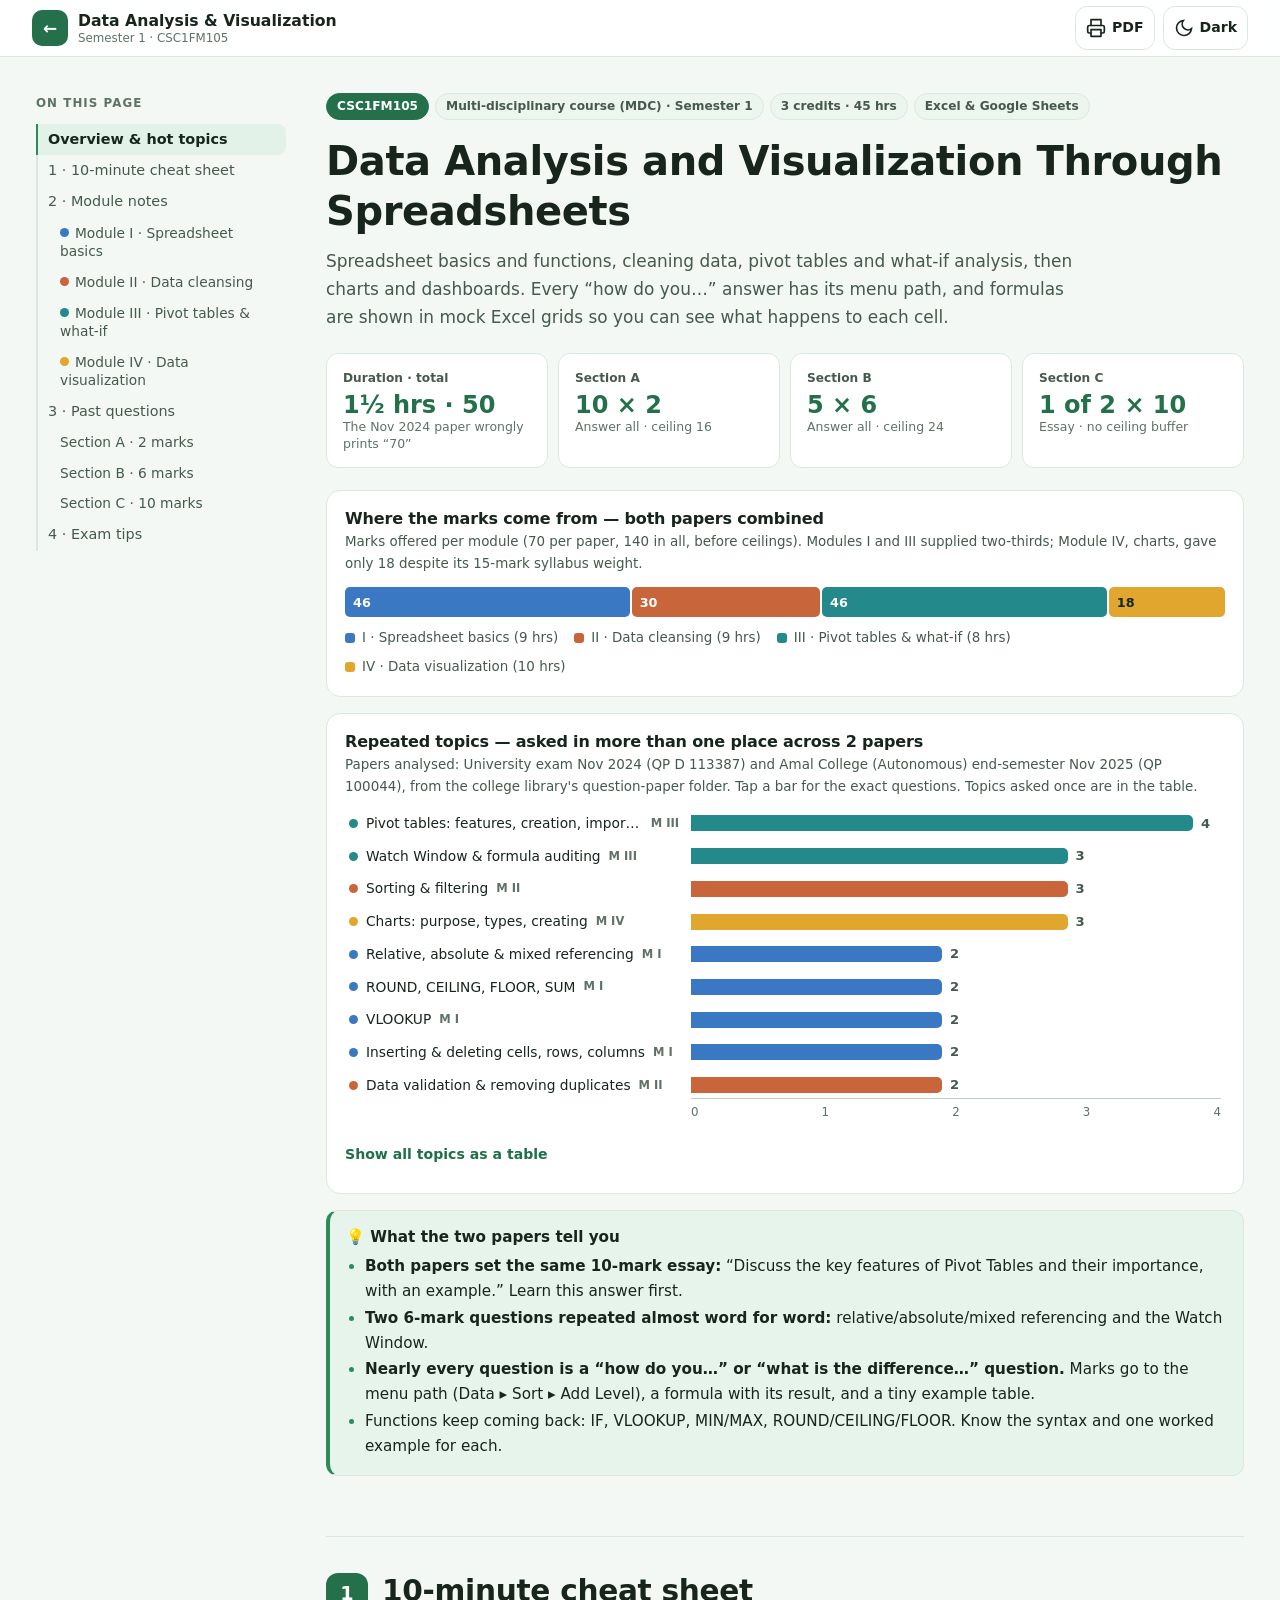
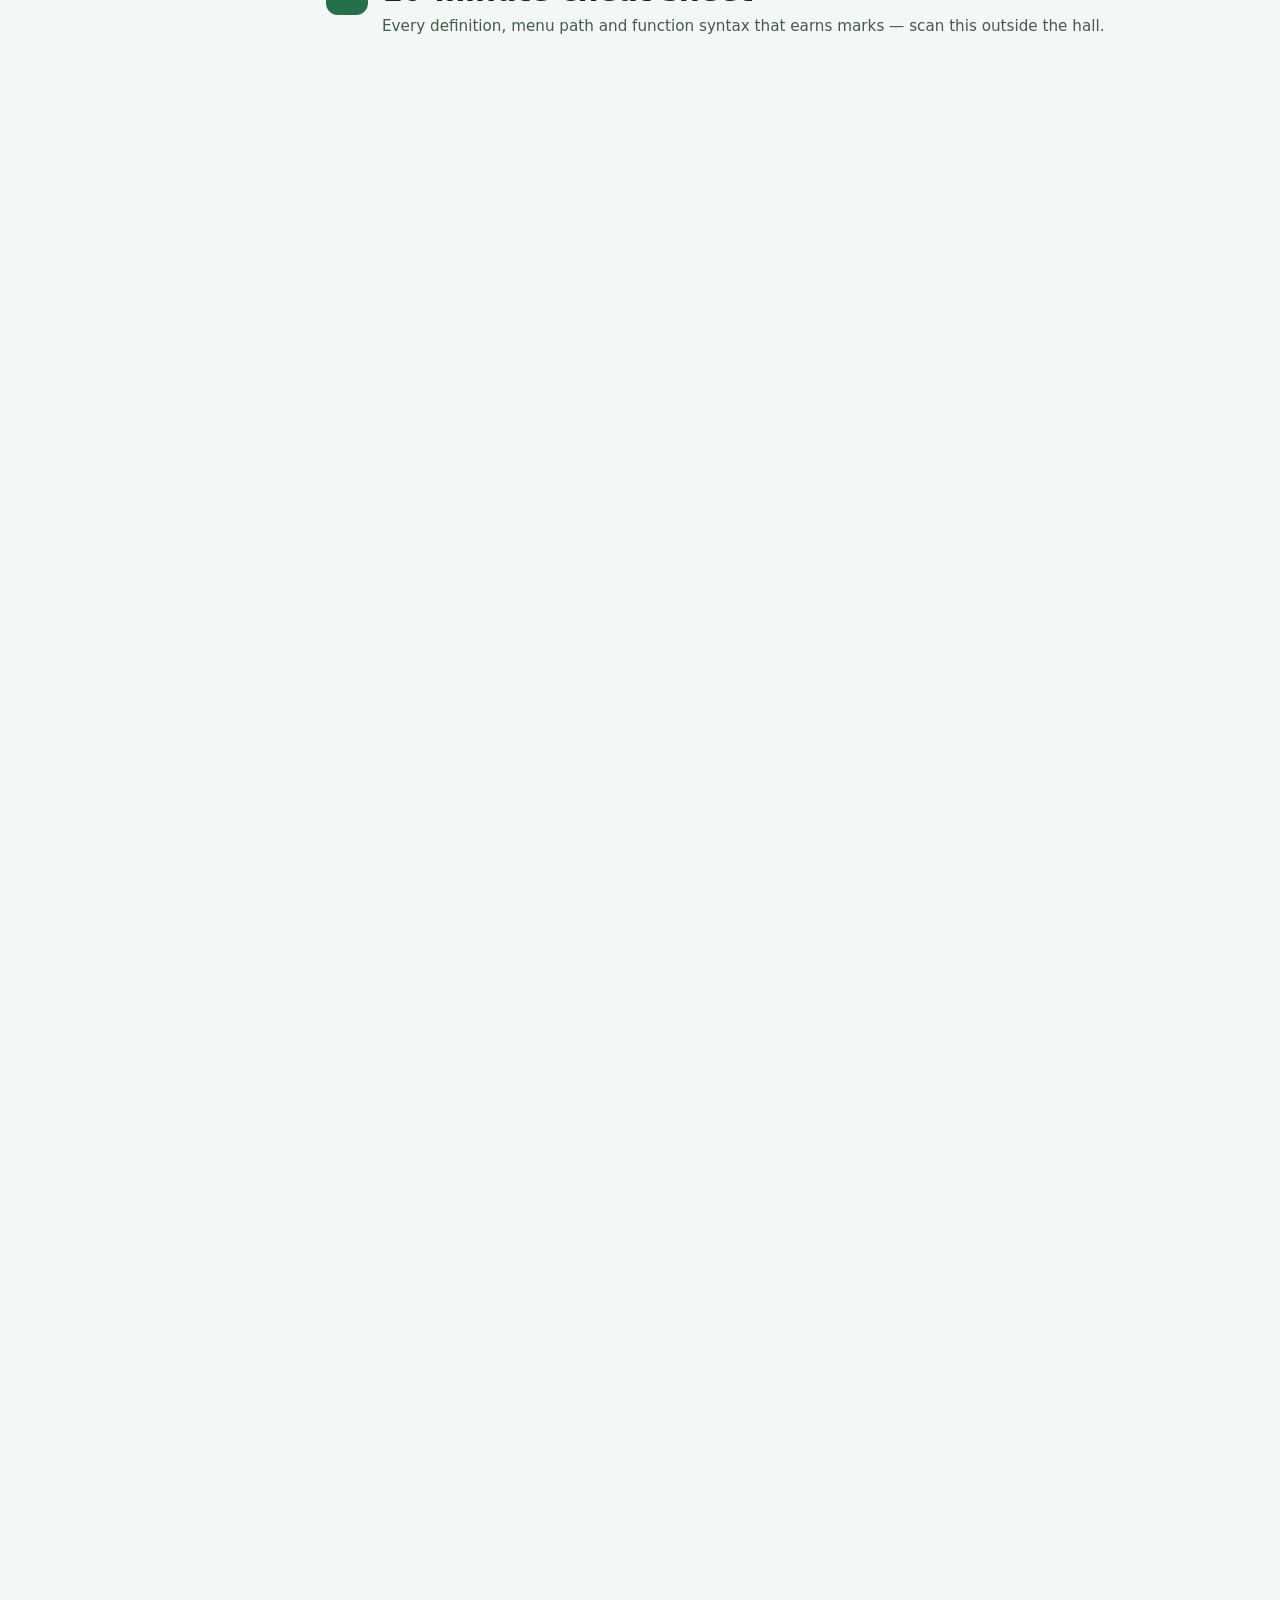
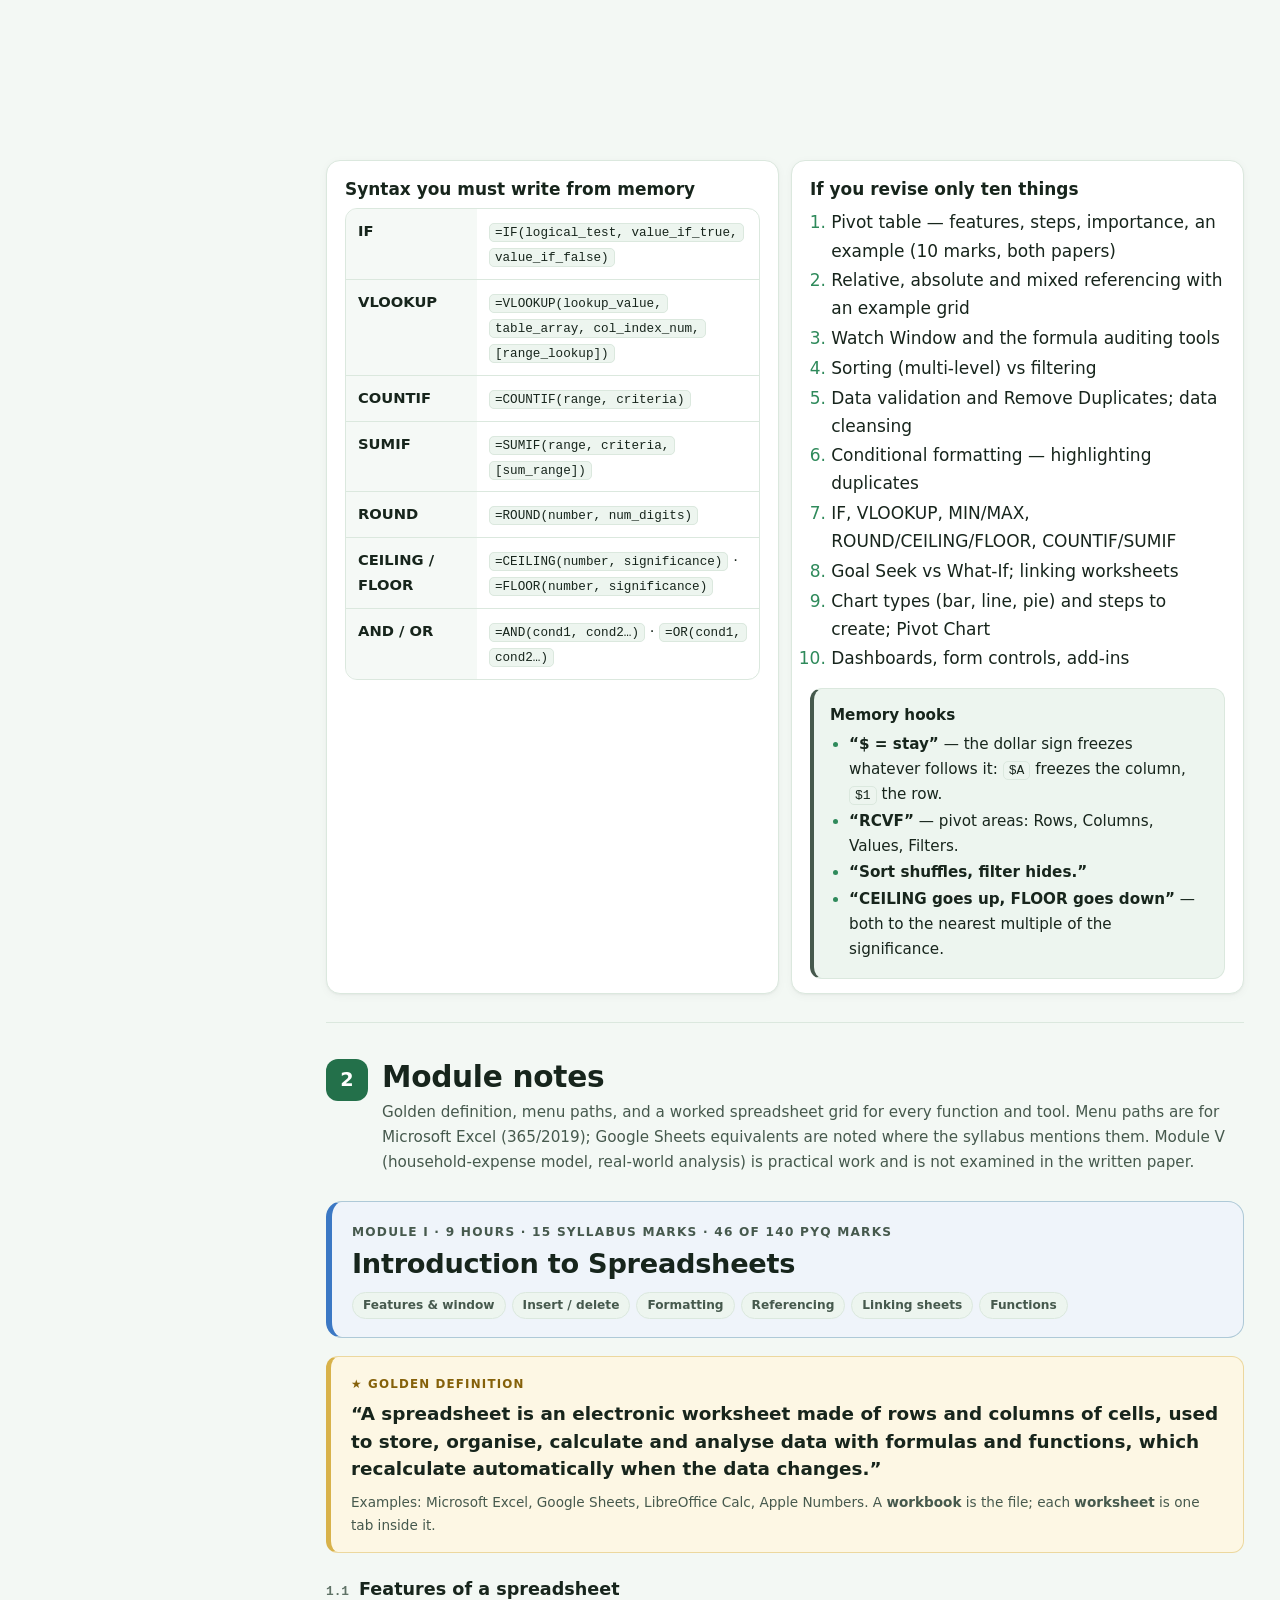
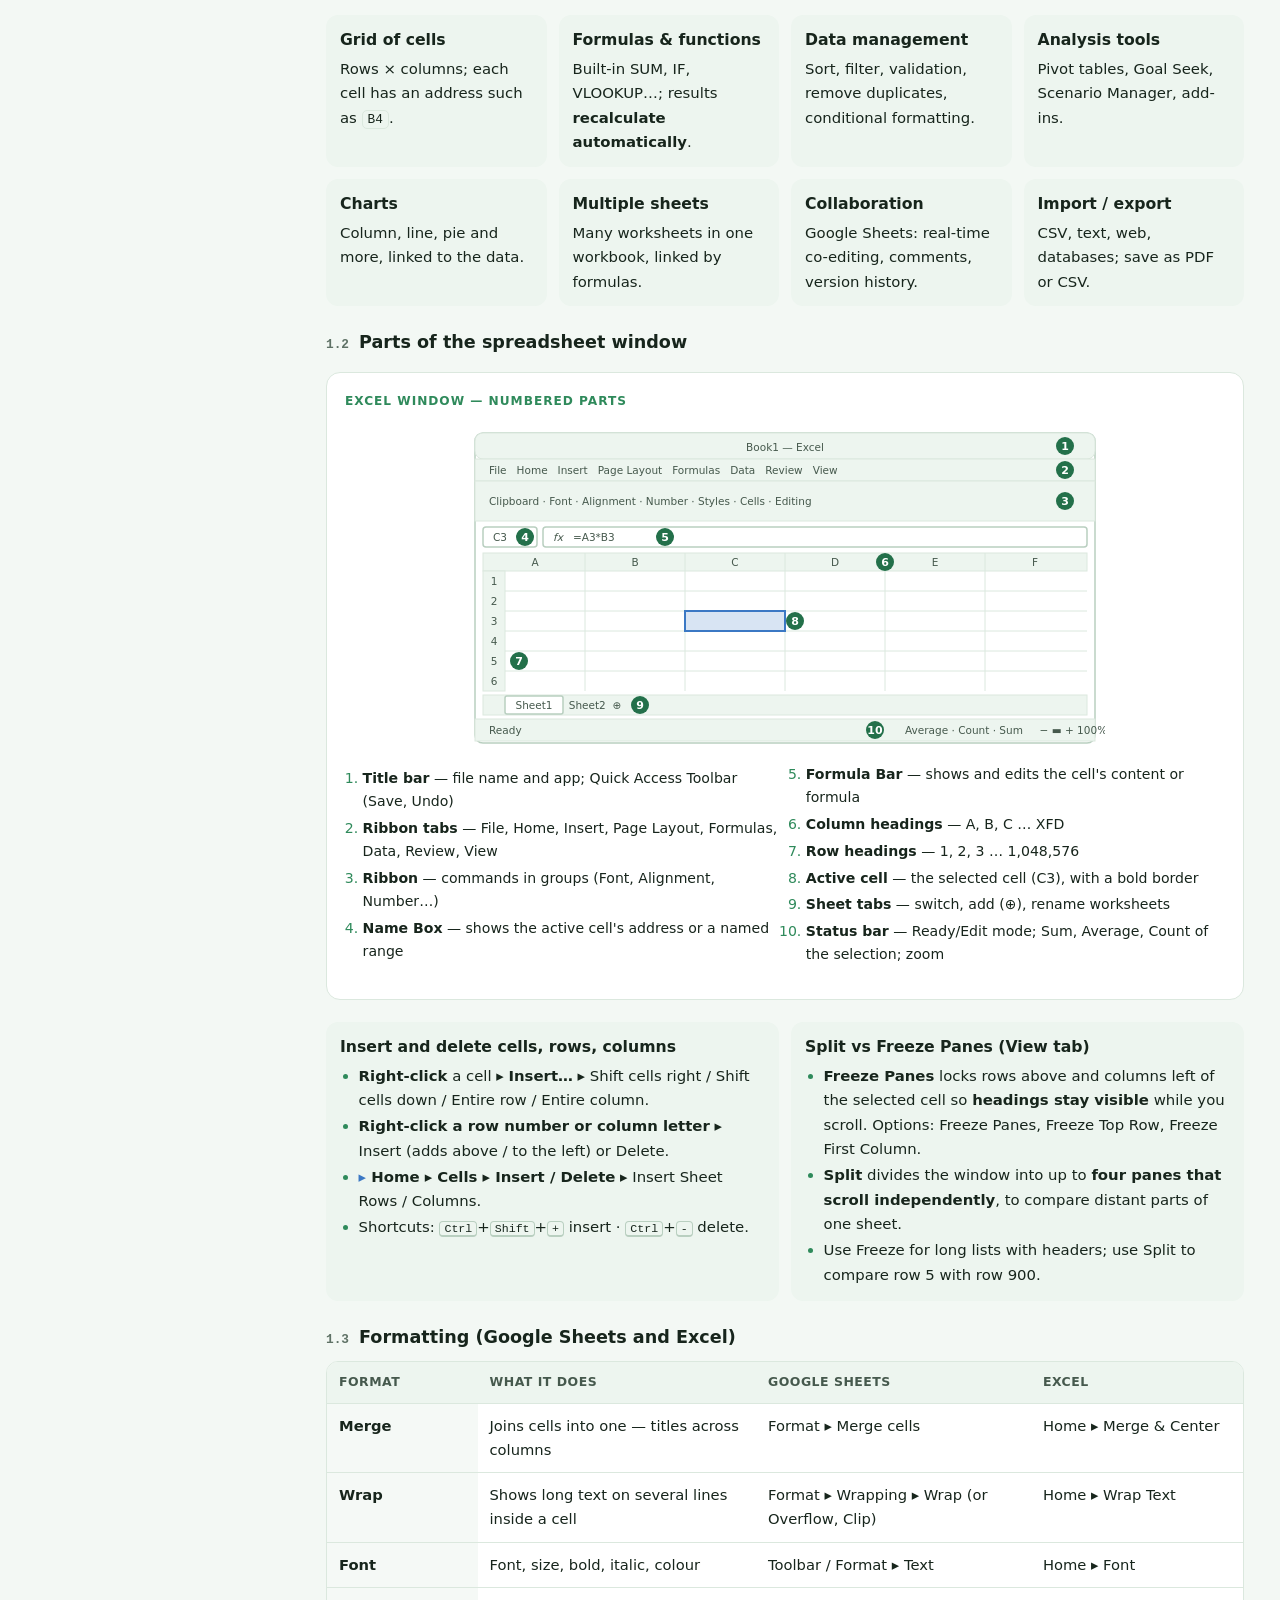
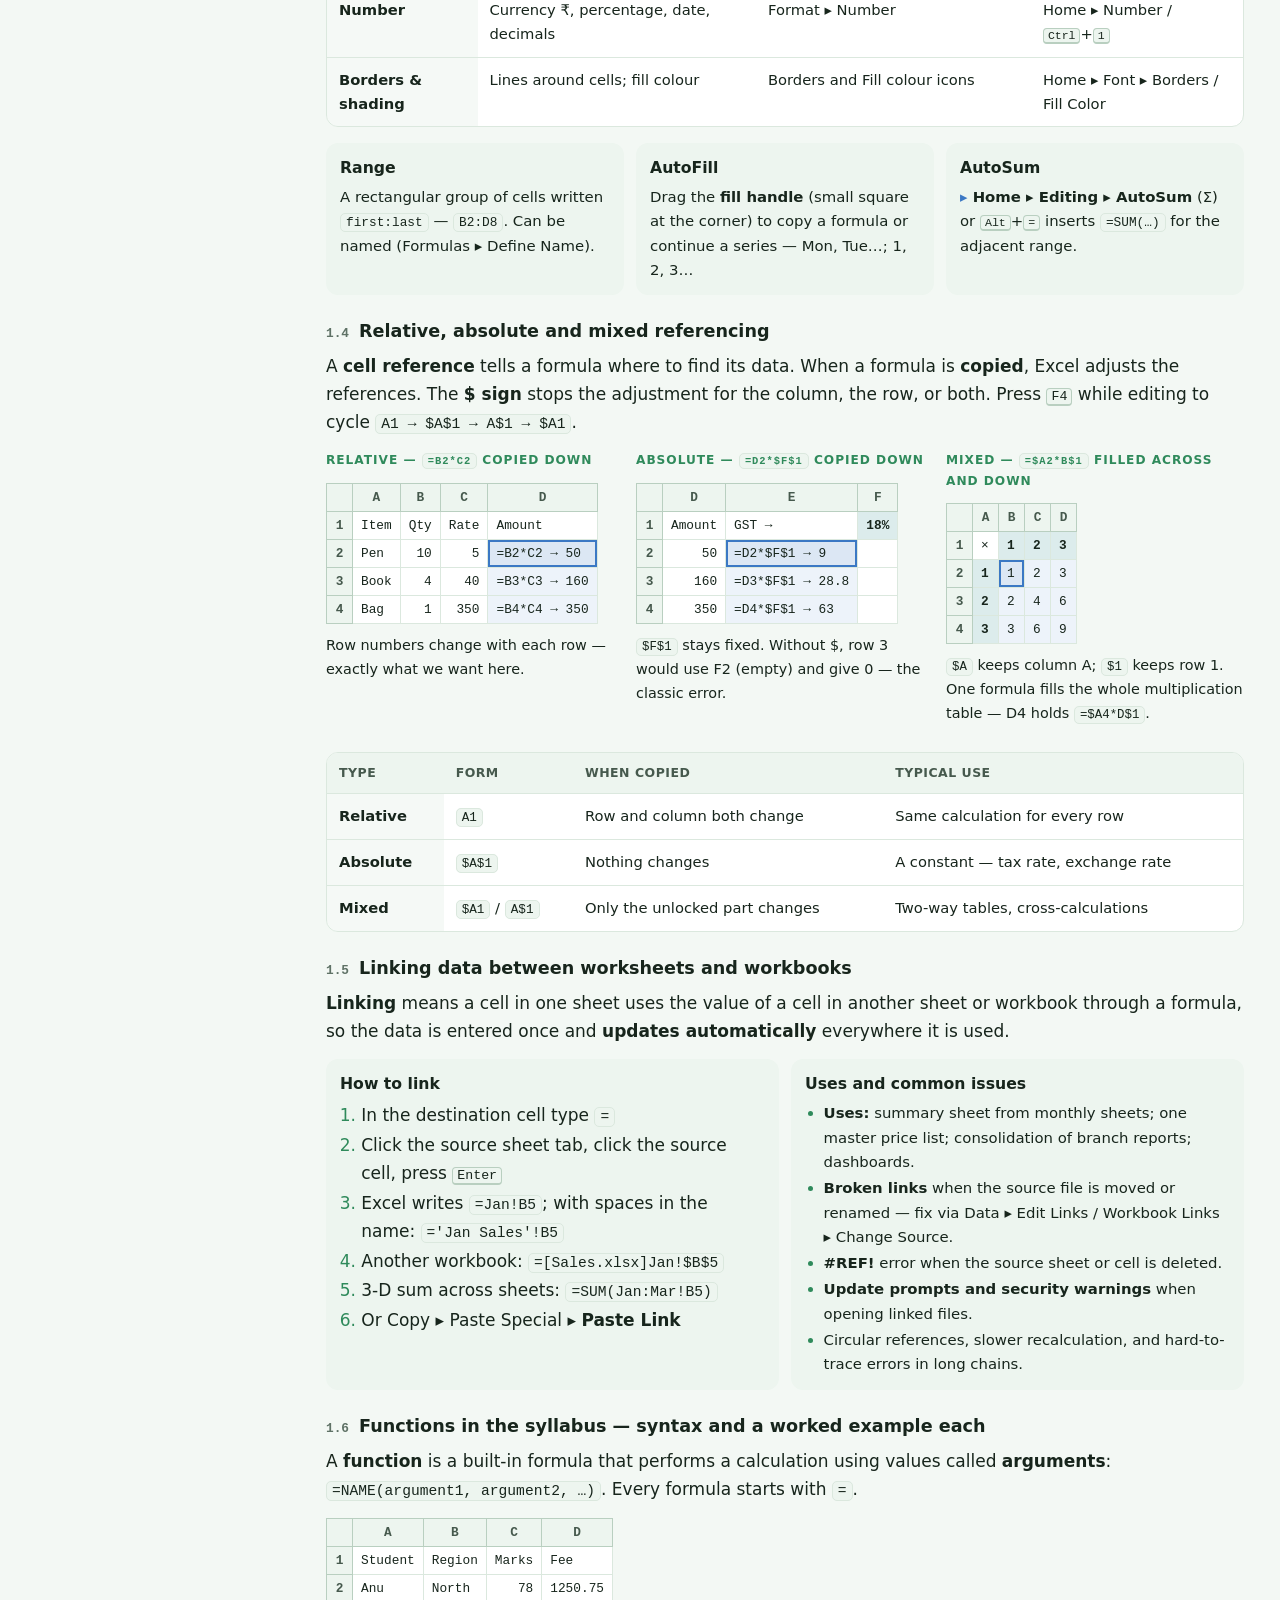
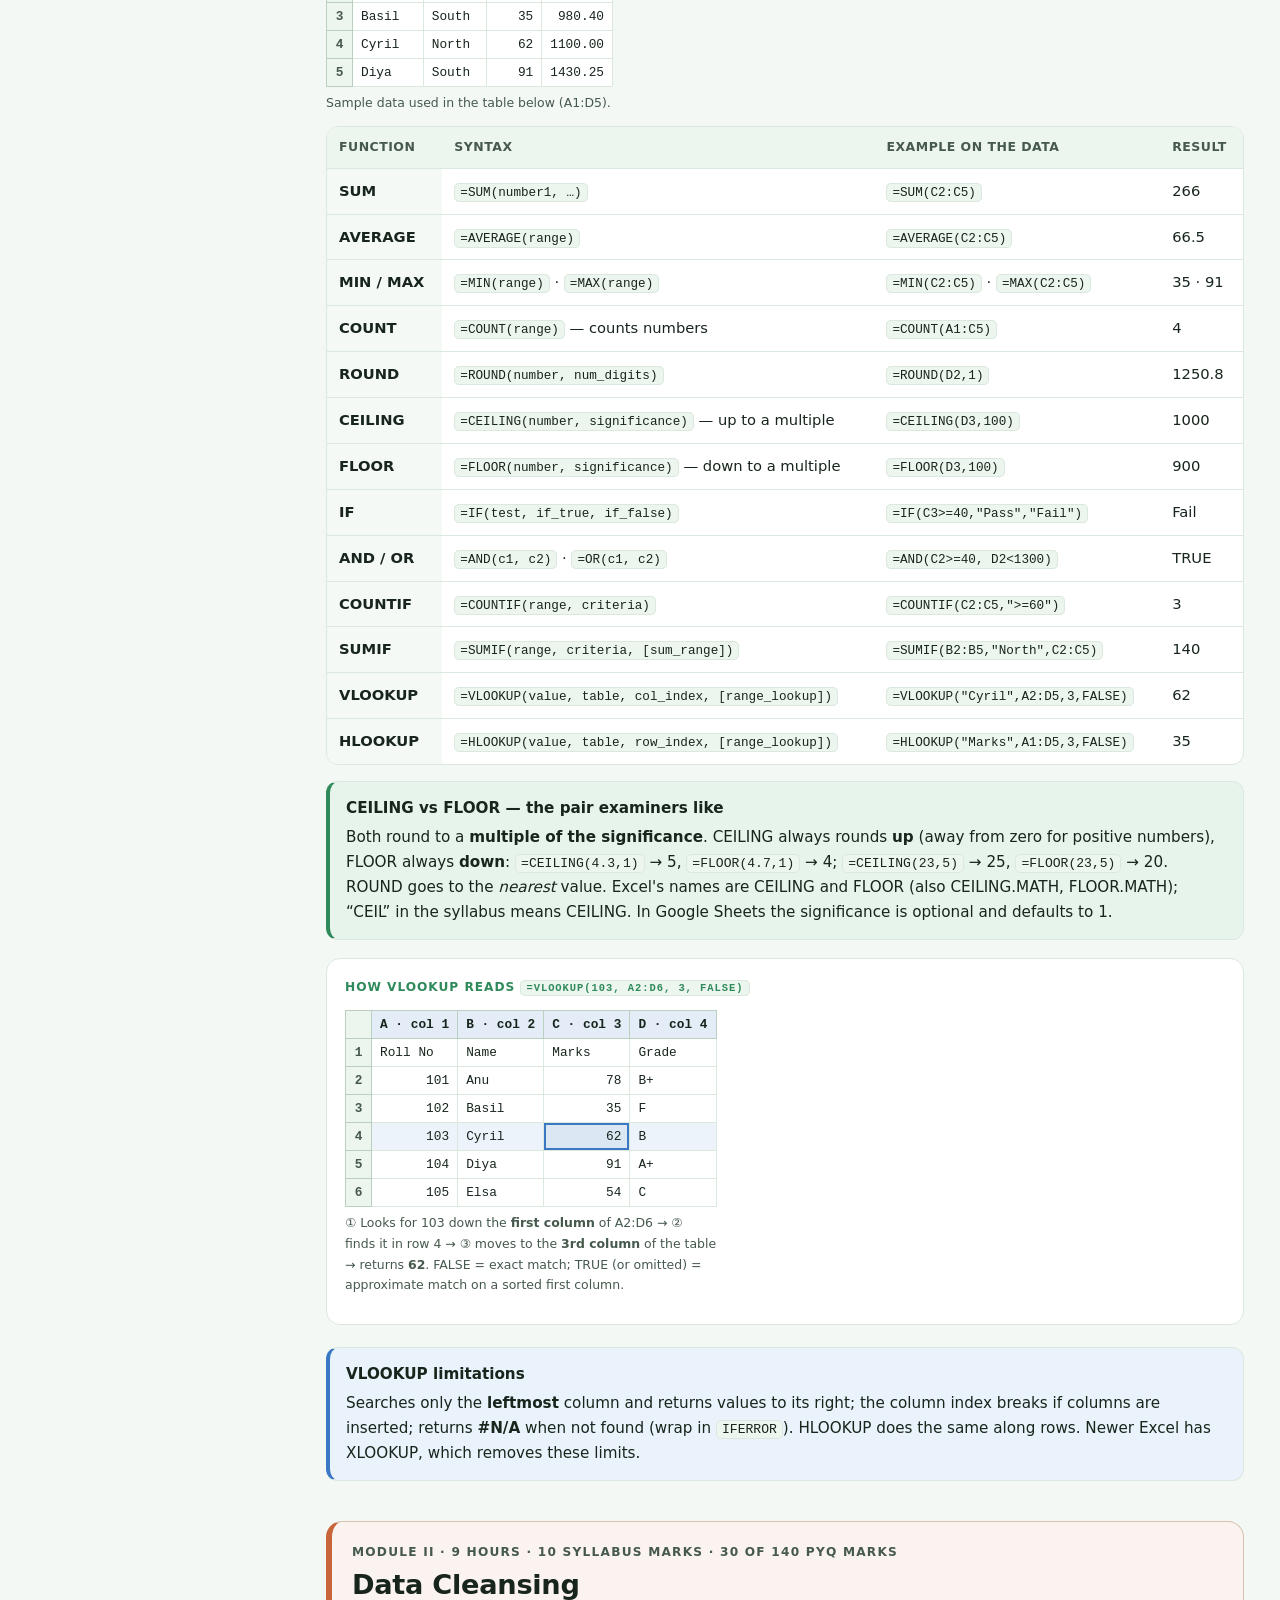
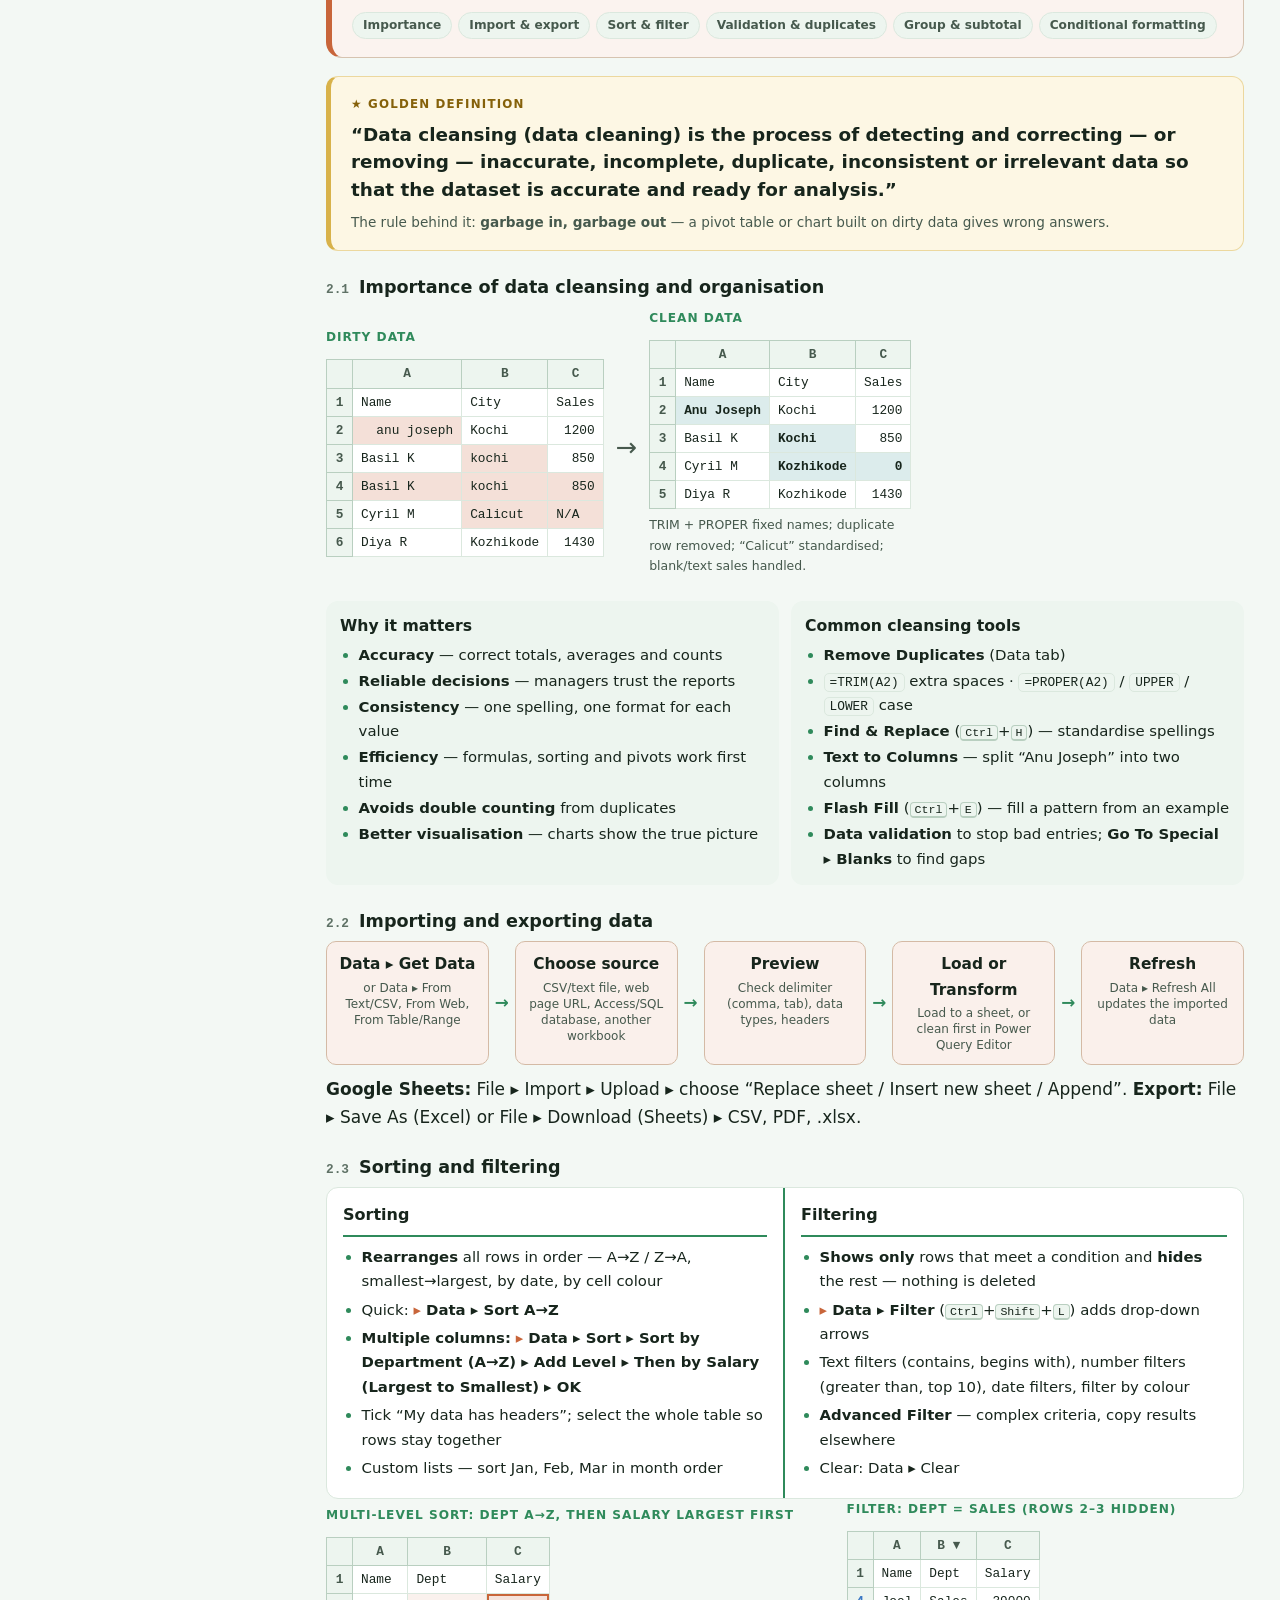
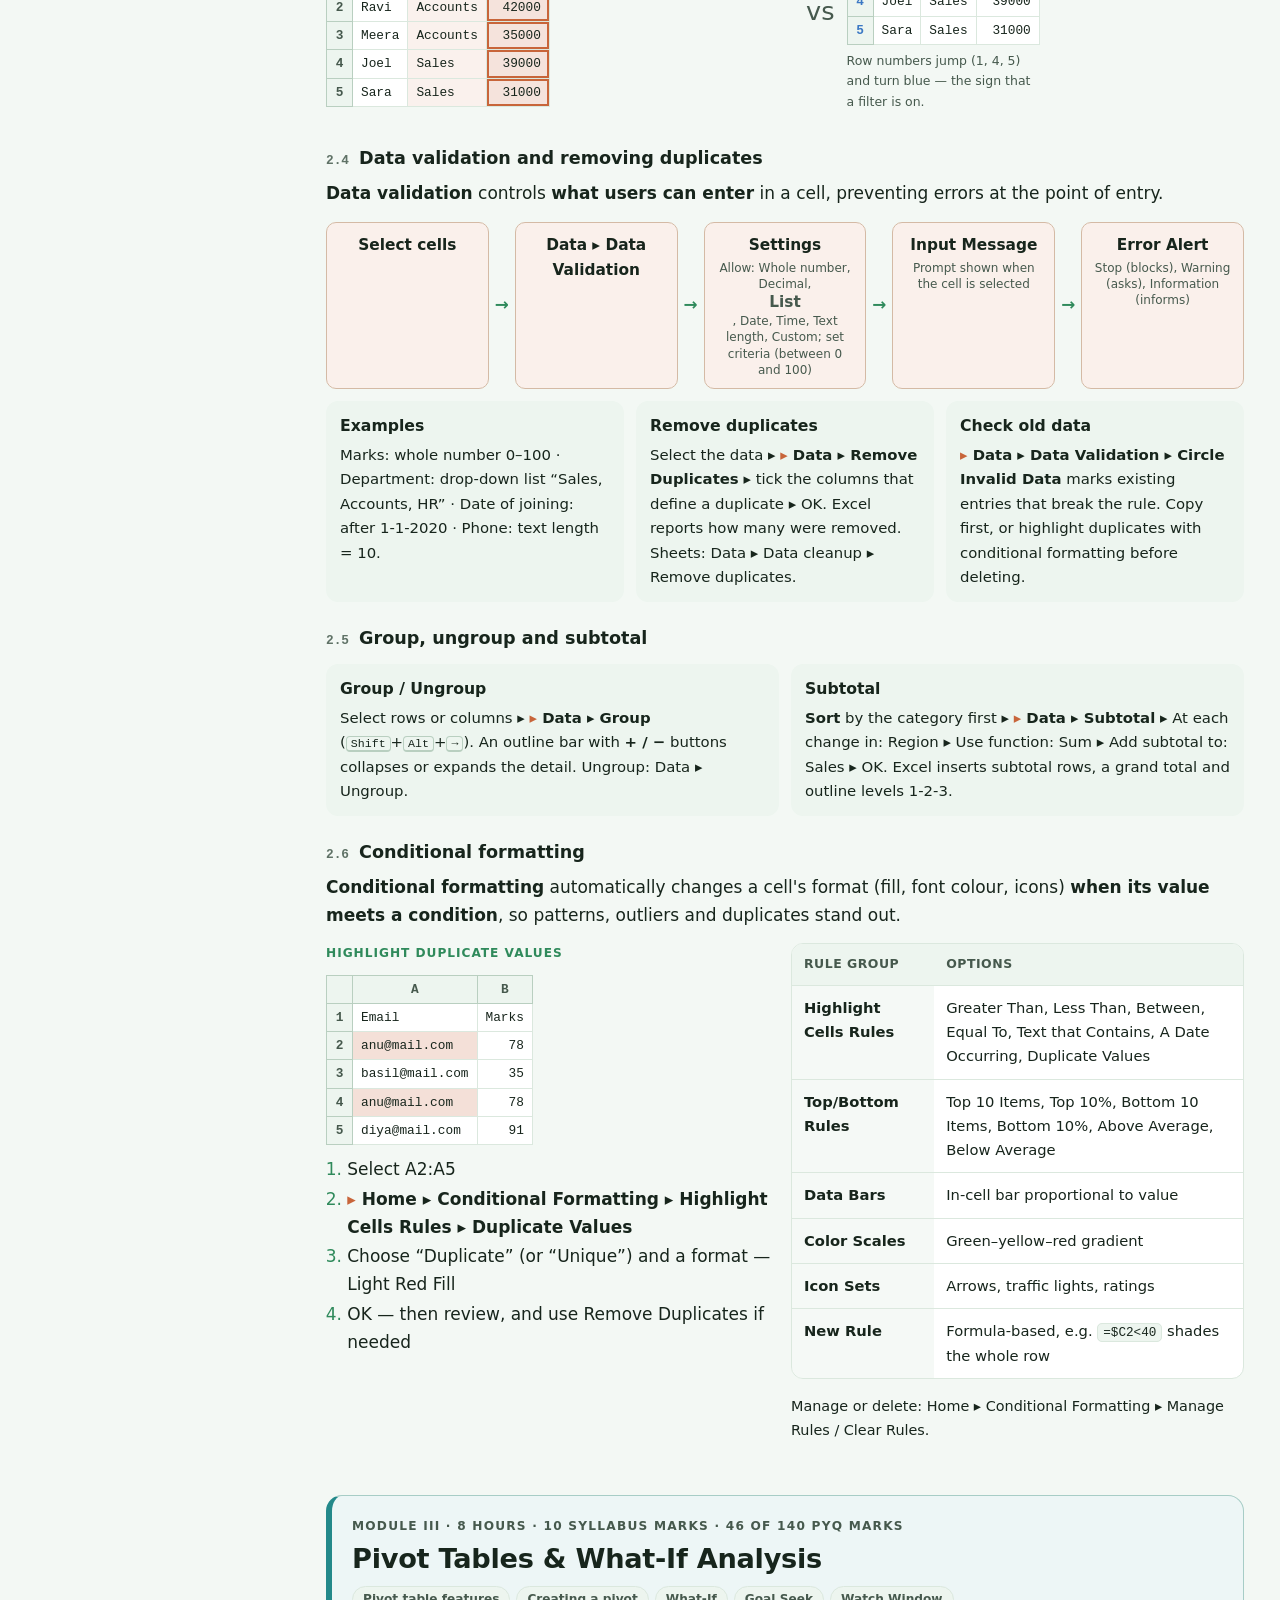
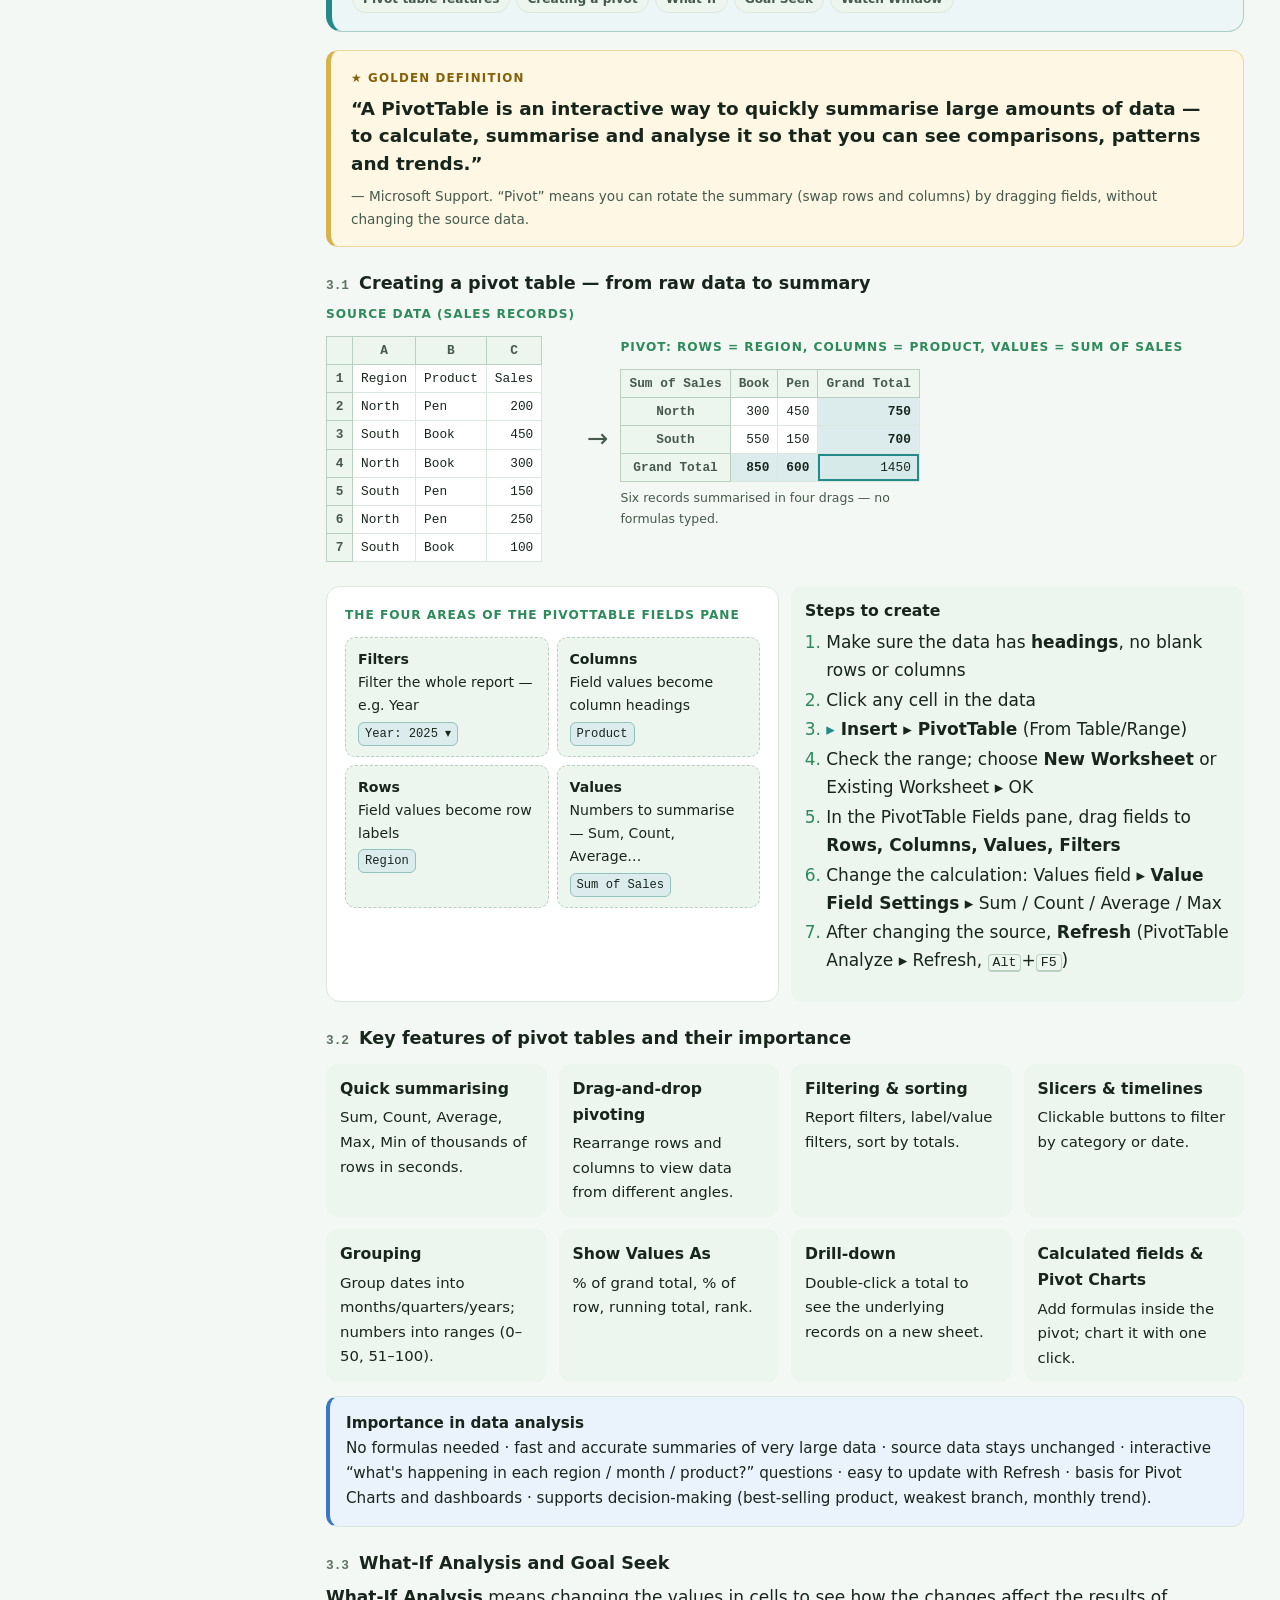
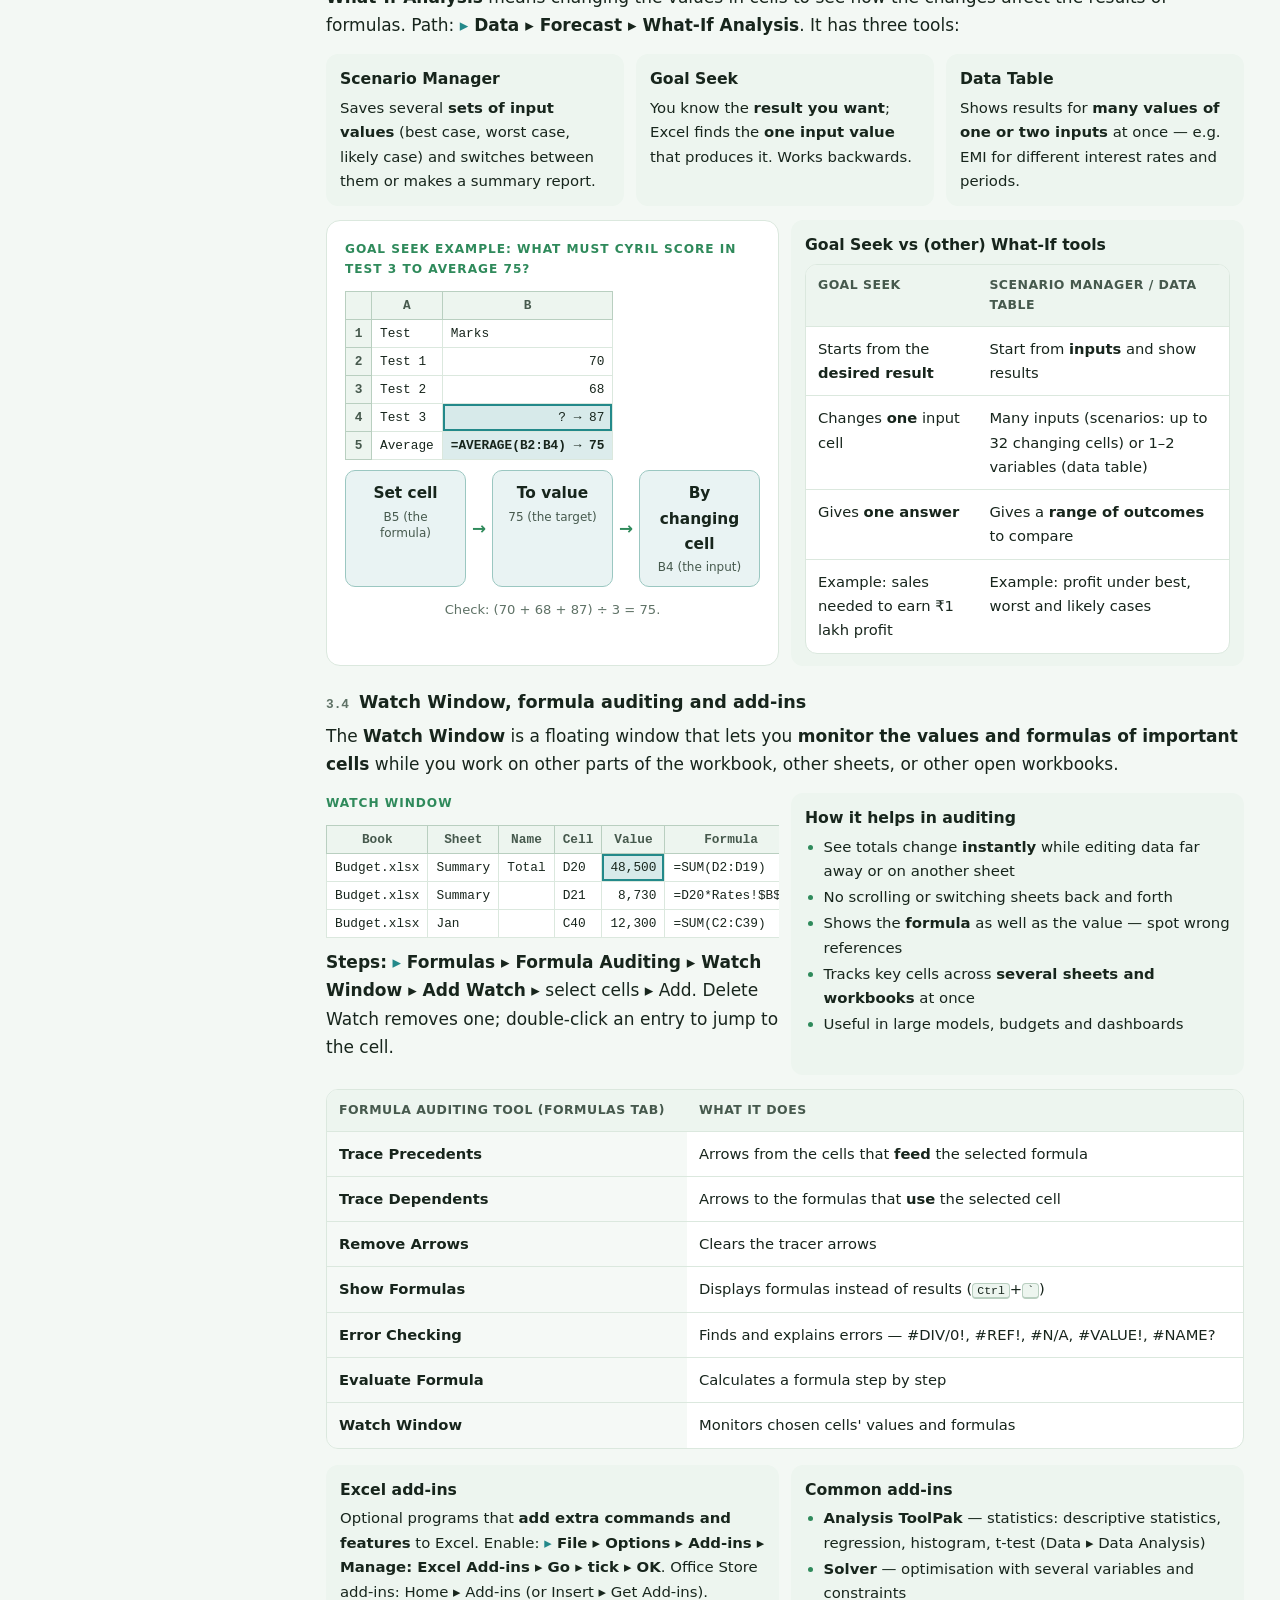
<file: semester-1/data-analysis-and-visualization-through-spreadsheets.html>
<!doctype html>
<html lang="en">
<head>
  <meta charset="utf-8">
  <meta name="viewport" content="width=device-width, initial-scale=1, viewport-fit=cover">
  <meta name="theme-color" content="#f3f8f4">
  <title>Spreadsheet Data Analysis</title>
  <meta name="description" content="CSC1FM105 Data Analysis and Visualization Through Spreadsheets — 10-minute cheat sheet, module notes with worked Excel grids (referencing, VLOOKUP, pivot tables, Goal Seek, charts), solved PYQs (Univ Nov 2024, Amal College Nov 2025) and exam strategy.">
  <script>try{var t=localStorage.getItem("examnotes-theme-v2");if(t==="light"||t==="dark")document.documentElement.setAttribute("data-theme",t);}catch(e){}</script>
  <link rel="stylesheet" href="../assets/css/style.css?v=3">
  <style>
    /* Spreadsheet mock-ups, themed with the site tokens */
    .xl-wrap { overflow-x: auto; margin: 10px 0; }
    table.xl { border-collapse: collapse; font-family: ui-monospace, SFMono-Regular, Menlo, Consolas, monospace; font-size: .8rem; background: var(--surface); }
    table.xl th { background: var(--surface-2); color: var(--ink-2); font-weight: 600; border: 1px solid var(--line-strong); padding: 3px 8px; text-align: center; min-width: 26px; }
    table.xl td { border: 1px solid var(--line); padding: 3px 8px; white-space: nowrap; color: var(--ink); }
    table.xl td.num { text-align: right; }
    table.xl td.hl { background: color-mix(in srgb, var(--mc, var(--m1)) 18%, var(--surface)); box-shadow: inset 0 0 0 2px var(--mc, var(--m1)); }
    table.xl td.soft { background: color-mix(in srgb, var(--mc, var(--m1)) 9%, var(--surface)); }
    table.xl td.res { font-weight: 700; background: color-mix(in srgb, var(--m3) 16%, var(--surface)); }
    table.xl td.bad { background: color-mix(in srgb, var(--m2) 20%, var(--surface)); }
    table.xl th.idx { background: color-mix(in srgb, var(--mc, var(--m1)) 14%, var(--surface)); color: var(--ink); }
    table.xl caption { caption-side: bottom; font-family: var(--font-sans); font-size: .78rem; color: var(--ink-2); padding-top: 6px; text-align: left; }
    .fbar { display: flex; align-items: center; gap: 0; border: 1px solid var(--line-strong); border-radius: 6px; overflow: hidden; font-family: ui-monospace, SFMono-Regular, Menlo, Consolas, monospace; font-size: .82rem; background: var(--surface); max-width: 100%; margin: 6px 0; }
    .fbar .nb { padding: 4px 10px; border-right: 1px solid var(--line-strong); background: var(--surface-2); color: var(--ink-2); min-width: 44px; text-align: center; }
    .fbar .fx { padding: 4px 8px; border-right: 1px solid var(--line-strong); color: var(--ink-2); font-style: italic; font-family: Georgia, serif; }
    .fbar code { padding: 4px 10px; background: none; color: var(--ink); white-space: pre-wrap; word-break: break-all; }
    code.f { font-family: ui-monospace, SFMono-Regular, Menlo, Consolas, monospace; font-size: .86em; background: var(--surface-2); border: 1px solid var(--line); border-radius: 5px; padding: 1px 5px; white-space: normal; overflow-wrap: anywhere; box-decoration-break: clone; -webkit-box-decoration-break: clone; }
    kbd { font-family: ui-monospace, SFMono-Regular, Menlo, Consolas, monospace; font-size: .78em; border: 1px solid var(--line-strong); border-bottom-width: 2px; border-radius: 4px; padding: 0 4px; background: var(--surface-2); white-space: nowrap; }
    .path { font-weight: 650; }
    .path::before { content: "▸ "; color: var(--mc, var(--accent)); }
    .xl-pair { display: grid; grid-template-columns: auto auto 1fr; gap: 12px; align-items: center; }
    .xl-pair .arrow { font-size: 1.6rem; color: var(--ink-2); text-align: center; }
    @media (max-width: 760px) { .xl-pair { grid-template-columns: 1fr; } .xl-pair .arrow { transform: rotate(90deg); } }
    .areas { display: grid; grid-template-columns: 1fr 1fr; gap: 8px; }
    .areas > div { border: 1px dashed var(--line-strong); border-radius: 10px; padding: 10px 12px; font-size: .88rem; background: var(--surface-2); min-width: 0; }
    .areas > div b { display: block; }
    .areas > div span.tag { display: inline-block; font-family: ui-monospace, Menlo, monospace; font-size: .76rem; background: color-mix(in srgb, var(--mc, var(--m3)) 16%, var(--surface)); border: 1px solid color-mix(in srgb, var(--mc, var(--m3)) 40%, var(--line)); border-radius: 6px; padding: 1px 6px; margin-top: 4px; }
    svg.diag { width: 100%; height: auto; max-width: 640px; display: block; margin: 0 auto; font-family: var(--font-sans); }
    svg.diag text { fill: var(--ink); font-size: 12px; white-space: pre; }
    svg.diag text.small { fill: var(--ink-2); font-size: 10.5px; }
    svg.diag text.bold { font-weight: 700; }
    svg.diag .frame { fill: var(--surface); stroke: var(--line-strong); stroke-width: 1.5; }
    svg.diag .bar { fill: var(--surface-2); stroke: var(--line); }
    svg.diag .grid { stroke: var(--line); stroke-width: 1; }
    svg.diag .acc { fill: color-mix(in srgb, var(--m1) 20%, var(--surface)); stroke: var(--m1); stroke-width: 2; }
    svg.diag .badge-c { fill: var(--strong); }
    svg.diag text.badge-t { fill: var(--on-strong); font-size: 11px; font-weight: 700; }
    svg.diag .s1 { fill: var(--m1); } svg.diag .s2 { fill: var(--m2); } svg.diag .s3 { fill: var(--m3); } svg.diag .s4 { fill: var(--m4); }
    svg.diag .ln1 { stroke: var(--m1); stroke-width: 2.5; fill: none; }
    svg.diag .ln2 { stroke: var(--m2); stroke-width: 2.5; fill: none; }
    svg.diag .axis { stroke: var(--ink-2); stroke-width: 1.5; fill: none; }
    svg.diag .wedge { stroke: var(--surface); stroke-width: 2; }
    ol.key { columns: 2; column-gap: 24px; font-size: .88rem; margin-top: 10px; }
    ol.key li { break-inside: avoid; }
    @media (max-width: 640px) { ol.key { columns: 1; } }
  </style>
  <link rel="icon" href="data:image/svg+xml,%3Csvg xmlns='http://www.w3.org/2000/svg' viewBox='0 0 32 32'%3E%3Crect width='32' height='32' rx='8' fill='%2323704a'/%3E%3Ctext x='16' y='22' font-family='Arial' font-weight='bold' font-size='17' fill='%23fff' text-anchor='middle'%3EN%3C/text%3E%3C/svg%3E">
</head>
<body class="has-bottom-nav">

<header class="topbar">
  <div class="topbar-inner">
    <a class="brand" href="../#semester-1" aria-label="Back to all subjects">
      <span class="brand-mark" aria-hidden="true">←</span>
      <span class="brand-text">Data Analysis &amp; Visualization<small>Semester 1 · CSC1FM105</small></span>
    </a>
    <span class="spacer"></span>
    <button class="icon-btn no-print" type="button" data-print aria-label="Print or save as PDF">
      <svg viewBox="0 0 24 24" fill="none" stroke="currentColor" stroke-width="2" stroke-linecap="round" stroke-linejoin="round" aria-hidden="true"><path d="M6 9V2h12v7"/><rect x="6" y="14" width="12" height="8"/><path d="M6 18H4a2 2 0 0 1-2-2v-5a2 2 0 0 1 2-2h16a2 2 0 0 1 2 2v5a2 2 0 0 1-2 2h-2"/></svg>
      <span class="hide-sm">PDF</span>
    </button>
    <button class="icon-btn" type="button" data-theme-toggle aria-label="Switch theme">
      <svg viewBox="0 0 24 24" fill="none" stroke="currentColor" stroke-width="2" stroke-linecap="round" aria-hidden="true"><path d="M21 12.8A9 9 0 1 1 11.2 3a7 7 0 0 0 9.8 9.8z"/></svg>
      <span class="label hide-sm">Dark</span>
    </button>
  </div>
</header>

<div class="page">
  <nav class="toc" aria-label="On this page">
    <div class="toc-title">On this page</div>
    <ol>
      <li><a href="#overview">Overview &amp; hot topics</a></li>
      <li><a href="#cheat-sheet">1 · 10-minute cheat sheet</a></li>
      <li><a href="#modules">2 · Module notes</a>
        <ol>
          <li><a href="#m1"><span class="dot m1"></span>Module I · Spreadsheet basics</a></li>
          <li><a href="#m2"><span class="dot m2"></span>Module II · Data cleansing</a></li>
          <li><a href="#m3"><span class="dot m3"></span>Module III · Pivot tables &amp; what-if</a></li>
          <li><a href="#m4"><span class="dot m4"></span>Module IV · Data visualization</a></li>
        </ol>
      </li>
      <li><a href="#pyqs">3 · Past questions</a>
        <ol>
          <li><a href="#sec-a">Section A · 2 marks</a></li>
          <li><a href="#sec-b">Section B · 6 marks</a></li>
          <li><a href="#sec-c">Section C · 10 marks</a></li>
        </ol>
      </li>
      <li><a href="#strategy">4 · Exam tips</a></li>
    </ol>
  </nav>

  <main class="content" id="top">
    <details class="mobile-toc">
      <summary>Contents</summary>
      <ol>
        <li><a href="#overview">Overview &amp; hot topics</a></li>
        <li><a href="#cheat-sheet">10-minute cheat sheet</a></li>
        <li><a href="#m1">Module I · Spreadsheet basics</a></li>
        <li><a href="#m2">Module II · Data cleansing</a></li>
        <li><a href="#m3">Module III · Pivot tables &amp; what-if</a></li>
        <li><a href="#m4">Module IV · Data visualization</a></li>
        <li><a href="#sec-a">Past questions · 2 marks</a></li>
        <li><a href="#sec-b">Past questions · 6 marks</a></li>
        <li><a href="#sec-c">Past questions · 10 marks</a></li>
        <li><a href="#strategy">Exam tips</a></li>
      </ol>
    </details>

    <!-- ===================== OVERVIEW ===================== -->
    <section class="s-hero" id="overview">
      <div class="chips">
        <span class="chip dark">CSC1FM105</span>
        <span class="chip">Multi-disciplinary course (MDC) · Semester 1</span>
        <span class="chip">3 credits · 45 hrs</span>
        <span class="chip">Excel &amp; Google Sheets</span>
      </div>
      <h1>Data Analysis and Visualization Through Spreadsheets</h1>
      <p class="lede">Spreadsheet basics and functions, cleaning data, pivot tables and what-if analysis, then charts and dashboards. Every “how do you…” answer has its menu path, and formulas are shown in mock Excel grids so you can see what happens to each cell.</p>

      <div class="stat-grid" aria-label="Exam pattern">
        <div class="stat"><div class="label">Duration · total</div><div class="value">1½ hrs · 50</div><div class="sub">The Nov 2024 paper wrongly prints “70”</div></div>
        <div class="stat"><div class="label">Section A</div><div class="value">10 × 2</div><div class="sub">Answer all · ceiling 16</div></div>
        <div class="stat"><div class="label">Section B</div><div class="value">5 × 6</div><div class="sub">Answer all · ceiling 24</div></div>
        <div class="stat"><div class="label">Section C</div><div class="value">1 of 2 × 10</div><div class="sub">Essay · no ceiling buffer</div></div>
      </div>

      <div class="chart-card">
        <h3>Where the marks come from — both papers combined</h3>
        <div class="chart-sub">Marks offered per module (70 per paper, 140 in all, before ceilings). Modules I and III supplied two-thirds; Module IV, charts, gave only 18 despite its 15-mark syllabus weight.</div>
        <div class="segbar" role="img" aria-label="Module I 46 marks, Module II 30, Module III 46, Module IV 18">
          <div class="segbar-part m1 fill-mc" style="flex:46" tabindex="0" data-tip="<b>Module I · Spreadsheet basics</b><br>46 marks offered · syllabus 9 hrs, 15 marks<br>Univ 2024: 24 · Amal 2025: 22">46</div>
          <div class="segbar-part m2 fill-mc" style="flex:30" tabindex="0" data-tip="<b>Module II · Data cleansing</b><br>30 marks offered · syllabus 9 hrs, 10 marks<br>Univ 2024: 10 · Amal 2025: 20">30</div>
          <div class="segbar-part m3 fill-mc" style="flex:46" tabindex="0" data-tip="<b>Module III · Pivot tables &amp; what-if</b><br>46 marks offered · syllabus 8 hrs, 10 marks<br>Univ 2024: 26 · Amal 2025: 20">46</div>
          <div class="segbar-part m4 fill-mc" style="flex:18" tabindex="0" data-tip="<b>Module IV · Data visualization</b><br>18 marks offered · syllabus 10 hrs, 15 marks<br>Univ 2024: 10 · Amal 2025: 8">18</div>
        </div>
        <ul class="legend">
          <li class="m1"><span class="sw"></span>I · Spreadsheet basics (9 hrs)</li>
          <li class="m2"><span class="sw"></span>II · Data cleansing (9 hrs)</li>
          <li class="m3"><span class="sw"></span>III · Pivot tables &amp; what-if (8 hrs)</li>
          <li class="m4"><span class="sw"></span>IV · Data visualization (10 hrs)</li>
        </ul>
      </div>

      <div class="chart-card">
        <h3>Repeated topics — asked in more than one place across 2 papers</h3>
        <div class="chart-sub">Papers analysed: University exam Nov 2024 (QP D 113387) and Amal College (Autonomous) end-semester Nov 2025 (QP 100044), from the college library's question-paper folder. Tap a bar for the exact questions. Topics asked once are in the table.</div>
        <div class="hbar-chart" role="list">
          <div class="hbar-row m3" role="listitem" tabindex="0" aria-label="Pivot tables: features, creation, importance, Module III, asked 4 times" data-tip="&lt;b&gt;Pivot tables: features, creation, importance&lt;/b&gt;&lt;br&gt;Module III · asked 4×&lt;br&gt;Univ 2024 Q6 (2m)&lt;br&gt;Univ 2024 Q17 (10m)&lt;br&gt;Amal 2025 Q5 (2m)&lt;br&gt;Amal 2025 Q16 (10m)"><span class="hbar-label"><span class="dot"></span><span class="t">Pivot tables: features, creation, importance</span><span class="mtxt">M III</span></span><span class="hbar-track"><span class="hbar-fill" style="width:calc(4/4 * (100% - 28px))"></span><span class="hbar-val">4</span></span></div>
          <div class="hbar-row m3" role="listitem" tabindex="0" aria-label="Watch Window &amp; formula auditing, Module III, asked 3 times" data-tip="&lt;b&gt;Watch Window &amp;amp; formula auditing&lt;/b&gt;&lt;br&gt;Module III · asked 3×&lt;br&gt;Univ 2024 Q13 (6m)&lt;br&gt;Amal 2025 Q10 (2m)&lt;br&gt;Amal 2025 Q15 (6m)"><span class="hbar-label"><span class="dot"></span><span class="t">Watch Window &amp; formula auditing</span><span class="mtxt">M III</span></span><span class="hbar-track"><span class="hbar-fill" style="width:calc(3/4 * (100% - 28px))"></span><span class="hbar-val">3</span></span></div>
          <div class="hbar-row m2" role="listitem" tabindex="0" aria-label="Sorting &amp; filtering, Module II, asked 3 times" data-tip="&lt;b&gt;Sorting &amp;amp; filtering&lt;/b&gt;&lt;br&gt;Module II · asked 3×&lt;br&gt;Univ 2024 Q5 (2m)&lt;br&gt;Amal 2025 Q7 (2m)&lt;br&gt;Amal 2025 Q17B (5m)"><span class="hbar-label"><span class="dot"></span><span class="t">Sorting &amp; filtering</span><span class="mtxt">M II</span></span><span class="hbar-track"><span class="hbar-fill" style="width:calc(3/4 * (100% - 28px))"></span><span class="hbar-val">3</span></span></div>
          <div class="hbar-row m4" role="listitem" tabindex="0" aria-label="Charts: purpose, types, creating, Module IV, asked 3 times" data-tip="&lt;b&gt;Charts: purpose, types, creating&lt;/b&gt;&lt;br&gt;Module IV · asked 3×&lt;br&gt;Univ 2024 Q8 (2m)&lt;br&gt;Amal 2025 Q6 (2m)&lt;br&gt;Amal 2025 Q13 (6m)"><span class="hbar-label"><span class="dot"></span><span class="t">Charts: purpose, types, creating</span><span class="mtxt">M IV</span></span><span class="hbar-track"><span class="hbar-fill" style="width:calc(3/4 * (100% - 28px))"></span><span class="hbar-val">3</span></span></div>
          <div class="hbar-row m1" role="listitem" tabindex="0" aria-label="Relative, absolute &amp; mixed referencing, Module I, asked 2 times" data-tip="&lt;b&gt;Relative, absolute &amp;amp; mixed referencing&lt;/b&gt;&lt;br&gt;Module I · asked 2×&lt;br&gt;Univ 2024 Q11 (6m)&lt;br&gt;Amal 2025 Q11 (6m)"><span class="hbar-label"><span class="dot"></span><span class="t">Relative, absolute &amp; mixed referencing</span><span class="mtxt">M I</span></span><span class="hbar-track"><span class="hbar-fill" style="width:calc(2/4 * (100% - 28px))"></span><span class="hbar-val">2</span></span></div>
          <div class="hbar-row m1" role="listitem" tabindex="0" aria-label="ROUND, CEILING, FLOOR, SUM, Module I, asked 2 times" data-tip="&lt;b&gt;ROUND, CEILING, FLOOR, SUM&lt;/b&gt;&lt;br&gt;Module I · asked 2×&lt;br&gt;Univ 2024 Q3 (2m)&lt;br&gt;Amal 2025 Q14 (6m)"><span class="hbar-label"><span class="dot"></span><span class="t">ROUND, CEILING, FLOOR, SUM</span><span class="mtxt">M I</span></span><span class="hbar-track"><span class="hbar-fill" style="width:calc(2/4 * (100% - 28px))"></span><span class="hbar-val">2</span></span></div>
          <div class="hbar-row m1" role="listitem" tabindex="0" aria-label="VLOOKUP, Module I, asked 2 times" data-tip="&lt;b&gt;VLOOKUP&lt;/b&gt;&lt;br&gt;Module I · asked 2×&lt;br&gt;Amal 2025 Q4 (2m)&lt;br&gt;Amal 2025 Q9 (2m)"><span class="hbar-label"><span class="dot"></span><span class="t">VLOOKUP</span><span class="mtxt">M I</span></span><span class="hbar-track"><span class="hbar-fill" style="width:calc(2/4 * (100% - 28px))"></span><span class="hbar-val">2</span></span></div>
          <div class="hbar-row m1" role="listitem" tabindex="0" aria-label="Inserting &amp; deleting cells, rows, columns, Module I, asked 2 times" data-tip="&lt;b&gt;Inserting &amp;amp; deleting cells, rows, columns&lt;/b&gt;&lt;br&gt;Module I · asked 2×&lt;br&gt;Univ 2024 Q1 (2m)&lt;br&gt;Amal 2025 Q2 (2m)"><span class="hbar-label"><span class="dot"></span><span class="t">Inserting &amp; deleting cells, rows, columns</span><span class="mtxt">M I</span></span><span class="hbar-track"><span class="hbar-fill" style="width:calc(2/4 * (100% - 28px))"></span><span class="hbar-val">2</span></span></div>
          <div class="hbar-row m2" role="listitem" tabindex="0" aria-label="Data validation &amp; removing duplicates, Module II, asked 2 times" data-tip="&lt;b&gt;Data validation &amp;amp; removing duplicates&lt;/b&gt;&lt;br&gt;Module II · asked 2×&lt;br&gt;Univ 2024 Q12 (6m)&lt;br&gt;Amal 2025 Q3 (2m)"><span class="hbar-label"><span class="dot"></span><span class="t">Data validation &amp; removing duplicates</span><span class="mtxt">M II</span></span><span class="hbar-track"><span class="hbar-fill" style="width:calc(2/4 * (100% - 28px))"></span><span class="hbar-val">2</span></span></div>
        </div>
        <div class="hbar-axis" aria-hidden="true"><span></span><span class="ticks"><span>0</span><span>1</span><span>2</span><span>3</span><span>4</span></span></div>
        <details class="table-toggle">
          <summary>Show all topics as a table</summary>
          <div class="tbl-wrap">
            <table class="tbl">
              <thead><tr><th>Topic</th><th>Module</th><th>Times</th><th>Where it was asked</th></tr></thead>
              <tbody>
                <tr><td>Pivot tables: features, creation, importance</td><td><span class="dot m3"></span> Module III</td><td>4</td><td>Univ 2024 Q6 (2m) · Univ 2024 Q17 (10m) · Amal 2025 Q5 (2m) · Amal 2025 Q16 (10m)</td></tr>
                <tr><td>Watch Window &amp; formula auditing</td><td><span class="dot m3"></span> Module III</td><td>3</td><td>Univ 2024 Q13 (6m) · Amal 2025 Q10 (2m) · Amal 2025 Q15 (6m)</td></tr>
                <tr><td>Sorting &amp; filtering</td><td><span class="dot m2"></span> Module II</td><td>3</td><td>Univ 2024 Q5 (2m) · Amal 2025 Q7 (2m) · Amal 2025 Q17B (5m)</td></tr>
                <tr><td>Charts: purpose, types, creating</td><td><span class="dot m4"></span> Module IV</td><td>3</td><td>Univ 2024 Q8 (2m) · Amal 2025 Q6 (2m) · Amal 2025 Q13 (6m)</td></tr>
                <tr><td>Relative, absolute &amp; mixed referencing</td><td><span class="dot m1"></span> Module I</td><td>2</td><td>Univ 2024 Q11 (6m) · Amal 2025 Q11 (6m)</td></tr>
                <tr><td>ROUND, CEILING, FLOOR, SUM</td><td><span class="dot m1"></span> Module I</td><td>2</td><td>Univ 2024 Q3 (2m) · Amal 2025 Q14 (6m)</td></tr>
                <tr><td>VLOOKUP</td><td><span class="dot m1"></span> Module I</td><td>2</td><td>Amal 2025 Q4 (2m) · Amal 2025 Q9 (2m)</td></tr>
                <tr><td>Inserting &amp; deleting cells, rows, columns</td><td><span class="dot m1"></span> Module I</td><td>2</td><td>Univ 2024 Q1 (2m) · Amal 2025 Q2 (2m)</td></tr>
                <tr><td>Data validation &amp; removing duplicates</td><td><span class="dot m2"></span> Module II</td><td>2</td><td>Univ 2024 Q12 (6m) · Amal 2025 Q3 (2m)</td></tr>
                <tr><td>Linking data between worksheets</td><td><span class="dot m1"></span> Module I</td><td>1</td><td>Univ 2024 Q16 (10m)</td></tr>
                <tr><td>Data cleansing — importance</td><td><span class="dot m2"></span> Module II</td><td>1</td><td>Amal 2025 Q17A (5m)</td></tr>
                <tr><td>Conditional formatting (duplicates)</td><td><span class="dot m2"></span> Module II</td><td>1</td><td>Amal 2025 Q12 (6m)</td></tr>
                <tr><td>Dashboards &amp; form controls</td><td><span class="dot m4"></span> Module IV</td><td>1</td><td>Univ 2024 Q14 (6m)</td></tr>
                <tr><td>Excel add-ins</td><td><span class="dot m3"></span> Module III</td><td>1</td><td>Univ 2024 Q15 (6m)</td></tr>
                <tr><td>Goal Seek vs What-If Analysis</td><td><span class="dot m3"></span> Module III</td><td>1</td><td>Univ 2024 Q7 (2m)</td></tr>
                <tr><td>Pivot Chart</td><td><span class="dot m4"></span> Module IV</td><td>1</td><td>Univ 2024 Q9 (2m)</td></tr>
                <tr><td>IF function</td><td><span class="dot m1"></span> Module I</td><td>1</td><td>Univ 2024 Q2 (2m)</td></tr>
                <tr><td>MIN &amp; MAX</td><td><span class="dot m1"></span> Module I</td><td>1</td><td>Amal 2025 Q8 (2m)</td></tr>
                <tr><td>Cell &amp; range</td><td><span class="dot m1"></span> Module I</td><td>1</td><td>Amal 2025 Q1 (2m)</td></tr>
                <tr><td>Split vs Freeze Panes</td><td><span class="dot m1"></span> Module I</td><td>1</td><td>Univ 2024 Q10 (2m)</td></tr>
                <tr><td>Importing external data</td><td><span class="dot m2"></span> Module II</td><td>1</td><td>Univ 2024 Q4 (2m)</td></tr>
              </tbody>
            </table>
          </div>
        </details>
      </div>

      <div class="note">
        <span class="callout-title">💡 What the two papers tell you</span>
        <ul class="tight">
          <li><strong>Both papers set the same 10-mark essay:</strong> “Discuss the key features of Pivot Tables and their importance, with an example.” Learn this answer first.</li>
          <li><strong>Two 6-mark questions repeated almost word for word:</strong> relative/absolute/mixed referencing and the Watch Window.</li>
          <li><strong>Nearly every question is a “how do you…” or “what is the difference…” question.</strong> Marks go to the menu path (Data ▸ Sort ▸ Add Level), a formula with its result, and a tiny example table.</li>
          <li>Functions keep coming back: IF, VLOOKUP, MIN/MAX, ROUND/CEILING/FLOOR. Know the syntax and one worked example for each.</li>
        </ul>
      </div>
    </section>

    <!-- ===================== 1. CHEAT SHEET ===================== -->
    <section class="block" id="cheat-sheet">
      <div class="section-head">
        <span class="sec-num">1</span>
        <div>
          <h2>10-minute cheat sheet</h2>
          <p>Every definition, menu path and function syntax that earns marks — scan this outside the hall.</p>
        </div>
      </div>

      <div class="grid-2">
        <article class="card cheat-card m1">
          <h3><span class="mtag fill-mc">MODULE I</span>Spreadsheet basics &amp; functions</h3>
          <ul>
            <li><strong>Spreadsheet:</strong> an electronic grid of <b>rows</b> (1, 2, 3…) and <b>columns</b> (A, B, C…) for storing, calculating and analysing data. <b>Workbook</b> = file; <b>worksheet</b> = one sheet (tab). Excel: 1,048,576 rows × 16,384 columns (A to XFD).</li>
            <li><strong>Cell</strong> = intersection of a row and a column, named by its address (<code class="f">C5</code>). <strong>Range</strong> = a group of adjacent cells (<code class="f">A1:D10</code>).</li>
            <li><strong>Window:</strong> title bar · Quick Access Toolbar · Ribbon (tabs) · Name Box · Formula Bar · column/row headings · active cell · sheet tabs · status bar.</li>
            <li><strong>Insert/delete:</strong> right-click ▸ Insert / Delete (shift cells, entire row, entire column) · Home ▸ Cells ▸ Insert / Delete · <kbd>Ctrl</kbd>+<kbd>Shift</kbd>+<kbd>+</kbd> / <kbd>Ctrl</kbd>+<kbd>-</kbd>.</li>
            <li><strong>Referencing:</strong> relative <code class="f">A1</code> (changes when copied) · absolute <code class="f">$A$1</code> (fixed) · mixed <code class="f">$A1</code> / <code class="f">A$1</code>. <kbd>F4</kbd> cycles through them.</li>
            <li><strong>Link sheets:</strong> <code class="f">=Sheet2!B5</code> · other file: <code class="f">=[Sales.xlsx]Jan!$C$4</code>.</li>
            <li><strong>Functions:</strong> <code class="f">=IF(B2&gt;=40,"Pass","Fail")</code> · <code class="f">=ROUND(3.146,2)</code>→3.15 · <code class="f">=CEILING(23,5)</code>→25 · <code class="f">=FLOOR(23,5)</code>→20 · <code class="f">=COUNTIF(C2:C11,"&gt;=60")</code> · <code class="f">=SUMIF(A:A,"East",C:C)</code> · <code class="f">=VLOOKUP(value, table, col_index, FALSE)</code>.</li>
            <li><strong>Freeze Panes</strong> keeps headings visible while scrolling; <strong>Split</strong> makes up to 4 separately scrollable panes (View tab).</li>
          </ul>
        </article>

        <article class="card cheat-card m2">
          <h3><span class="mtag fill-mc">MODULE II</span>Data cleansing</h3>
          <ul>
            <li><strong>Data cleansing:</strong> detecting and correcting <b>errors, duplicates, blanks and inconsistencies</b> so the data is accurate and ready for analysis. “Garbage in, garbage out.”</li>
            <li><strong>Tools:</strong> Remove Duplicates · TRIM / PROPER / UPPER · Find &amp; Replace · Text to Columns · Flash Fill · data validation · spell check.</li>
            <li><strong>Import:</strong> Data ▸ Get Data ▸ From Text/CSV / Web / Database ▸ Load or Transform (Power Query). <strong>Export:</strong> File ▸ Save As ▸ CSV / PDF.</li>
            <li><strong>Sort</strong> rearranges rows in order (A→Z, smallest→largest). Multiple columns: Data ▸ Sort ▸ <b>Add Level</b>. <strong>Filter</strong> <i>hides</i> rows that don't meet a condition (Data ▸ Filter, <kbd>Ctrl</kbd>+<kbd>Shift</kbd>+<kbd>L</kbd>).</li>
            <li><strong>Data validation:</strong> restricts what can be entered — Data ▸ Data Validation ▸ Allow (whole number, decimal, list, date, time, text length, custom) + input message + error alert (Stop, Warning, Information).</li>
            <li><strong>Remove duplicates:</strong> Data ▸ Remove Duplicates ▸ choose columns.</li>
            <li><strong>Group / Subtotal:</strong> Data ▸ Group (outline +/−); Data ▸ Subtotal — sort first, then “At each change in / Use function / Add subtotal to”.</li>
            <li><strong>Conditional formatting:</strong> Home ▸ Conditional Formatting ▸ <b>Highlight Cells Rules</b> (greater than, between, text contains, <b>duplicate values</b>) · <b>Top/Bottom Rules</b> (top 10, bottom 10%, above average).</li>
          </ul>
        </article>

        <article class="card cheat-card m3">
          <h3><span class="mtag fill-mc">MODULE III</span>Pivot tables &amp; what-if analysis</h3>
          <ul>
            <li><strong>Pivot table:</strong> an interactive tool that <span class="kw">summarises large data</span> — sum, count, average — by dragging fields into <b>Rows, Columns, Values, Filters</b>, without formulas or changing the source.</li>
            <li><strong>Create:</strong> click in the data ▸ Insert ▸ PivotTable ▸ choose range and location ▸ drag fields. <b>Refresh</b> after the source changes.</li>
            <li><strong>Features:</strong> summarise · group (dates, numbers) · sort and filter · slicers and timelines · Value Field Settings (Sum, Count, Average, % of total) · drill-down (double-click) · Pivot Chart.</li>
            <li><strong>What-If Analysis</strong> (Data ▸ What-If Analysis): <b>Scenario Manager</b> (several input sets), <b>Goal Seek</b> (one input to reach a target result), <b>Data Table</b> (one or two variables, many results).</li>
            <li><strong>Goal Seek:</strong> Set cell (formula) ▸ To value (target) ▸ By changing cell (input). It works <b>backwards</b> from the answer.</li>
            <li><strong>Watch Window:</strong> Formulas ▸ Formula Auditing ▸ Watch Window ▸ Add Watch. It shows Book, Sheet, Name, Cell, <b>Value</b> and <b>Formula</b> of chosen cells while you work elsewhere.</li>
            <li><strong>Formula auditing:</strong> Trace Precedents · Trace Dependents · Remove Arrows · Show Formulas (<kbd>Ctrl</kbd>+<kbd>`</kbd>) · Error Checking · Evaluate Formula · Watch Window.</li>
            <li><strong>Add-ins:</strong> File ▸ Options ▸ Add-ins ▸ Manage Excel Add-ins ▸ Go — Analysis ToolPak, Solver, Power Pivot.</li>
          </ul>
        </article>

        <article class="card cheat-card m4">
          <h3><span class="mtag fill-mc">MODULE IV</span>Data visualization</h3>
          <ul>
            <li><strong>Chart:</strong> a graphical representation of data that shows trends, comparisons and proportions at a glance.</li>
            <li><strong>Create:</strong> select data ▸ Insert ▸ Charts (or Recommended Charts) ▸ choose type. <kbd>Alt</kbd>+<kbd>F1</kbd> = chart on the same sheet; <kbd>F11</kbd> = new chart sheet.</li>
            <li><strong>Types:</strong> <b>Column/Bar</b> — compare categories · <b>Line</b> — trends over time · <b>Pie</b> — parts of a whole (one series) · Area, Scatter (XY), Combo, Histogram.</li>
            <li><strong>Format:</strong> Chart Elements (+) — chart title, axis titles, <b>legend</b>, data labels, gridlines, <b>data table</b> · Chart Design ▸ <b>Change Chart Type</b> · Format pane for colours and styles.</li>
            <li><strong>Pivot Chart:</strong> select the pivot table ▸ PivotTable Analyze ▸ PivotChart. It is linked to the pivot table and has field buttons.</li>
            <li><strong>Dashboard:</strong> one screen combining KPIs, pivot charts, slicers and tables to give a <b>global picture</b> of the data.</li>
            <li><strong>Form controls</strong> (Developer ▸ Insert): combo box, list box, check box, option button, spin button, scroll bar, button. Format Control ▸ <b>Cell link</b> connects them to formulas.</li>
          </ul>
        </article>
      </div>

      <div class="grid-2">
        <div class="card">
          <h4>Syntax you must write from memory</h4>
          <div class="tbl-wrap" style="margin:0">
            <table class="tbl compact">
              <tbody>
                <tr><th>IF</th><td><code class="f">=IF(logical_test, value_if_true, value_if_false)</code></td></tr>
                <tr><th>VLOOKUP</th><td><code class="f">=VLOOKUP(lookup_value, table_array, col_index_num, [range_lookup])</code></td></tr>
                <tr><th>COUNTIF</th><td><code class="f">=COUNTIF(range, criteria)</code></td></tr>
                <tr><th>SUMIF</th><td><code class="f">=SUMIF(range, criteria, [sum_range])</code></td></tr>
                <tr><th>ROUND</th><td><code class="f">=ROUND(number, num_digits)</code></td></tr>
                <tr><th>CEILING / FLOOR</th><td><code class="f">=CEILING(number, significance)</code> · <code class="f">=FLOOR(number, significance)</code></td></tr>
                <tr><th>AND / OR</th><td><code class="f">=AND(cond1, cond2…)</code> · <code class="f">=OR(cond1, cond2…)</code></td></tr>
              </tbody>
            </table>
          </div>
        </div>
        <div class="card">
          <h4>If you revise only ten things</h4>
          <ol class="tight">
            <li>Pivot table — features, steps, importance, an example (10 marks, both papers)</li>
            <li>Relative, absolute and mixed referencing with an example grid</li>
            <li>Watch Window and the formula auditing tools</li>
            <li>Sorting (multi-level) vs filtering</li>
            <li>Data validation and Remove Duplicates; data cleansing</li>
            <li>Conditional formatting — highlighting duplicates</li>
            <li>IF, VLOOKUP, MIN/MAX, ROUND/CEILING/FLOOR, COUNTIF/SUMIF</li>
            <li>Goal Seek vs What-If; linking worksheets</li>
            <li>Chart types (bar, line, pie) and steps to create; Pivot Chart</li>
            <li>Dashboards, form controls, add-ins</li>
          </ol>
          <div class="mnemonic">
            <span class="callout-title">Memory hooks</span>
            <ul class="tight">
              <li><b>“$ = stay”</b> — the dollar sign freezes whatever follows it: <code class="f">$A</code> freezes the column, <code class="f">$1</code> the row.</li>
              <li><b>“RCVF”</b> — pivot areas: Rows, Columns, Values, Filters.</li>
              <li><b>“Sort shuffles, filter hides.”</b></li>
              <li><b>“CEILING goes up, FLOOR goes down”</b> — both to the nearest multiple of the significance.</li>
            </ul>
          </div>
        </div>
      </div>
    </section>

    <!-- ===================== 2. MODULE BREAKDOWN ===================== -->
    <section class="block" id="modules">
      <div class="section-head">
        <span class="sec-num">2</span>
        <div>
          <h2>Module notes</h2>
          <p>Golden definition, menu paths, and a worked spreadsheet grid for every function and tool. Menu paths are for Microsoft Excel (365/2019); Google Sheets equivalents are noted where the syllabus mentions them. Module V (household-expense model, real-world analysis) is practical work and is not examined in the written paper.</p>
        </div>
      </div>

      <!-- ========== MODULE I ========== -->
      <article class="module m1" id="m1">
        <div class="module-banner">
          <div class="mnum">Module I · 9 hours · 15 syllabus marks · 46 of 140 PYQ marks</div>
          <h3>Introduction to Spreadsheets</h3>
          <div class="chips"><span class="chip">Features &amp; window</span><span class="chip">Insert / delete</span><span class="chip">Formatting</span><span class="chip">Referencing</span><span class="chip">Linking sheets</span><span class="chip">Functions</span></div>
        </div>
        <div class="golden">
          <div class="g-label">★ Golden definition</div>
          <blockquote>“A spreadsheet is an electronic worksheet made of rows and columns of cells, used to store, organise, calculate and analyse data with formulas and functions, which recalculate automatically when the data changes.”</blockquote>
          <div class="g-src">Examples: Microsoft Excel, Google Sheets, LibreOffice Calc, Apple Numbers. A <b>workbook</b> is the file; each <b>worksheet</b> is one tab inside it.</div>
        </div>

        <section class="concept">
          <h4><span class="cnum">1.1</span>Features of a spreadsheet</h4>
          <div class="grid-4">
            <div class="mini-card"><h5>Grid of cells</h5><p>Rows × columns; each cell has an address such as <code class="f">B4</code>.</p></div>
            <div class="mini-card"><h5>Formulas &amp; functions</h5><p>Built-in SUM, IF, VLOOKUP…; results <b>recalculate automatically</b>.</p></div>
            <div class="mini-card"><h5>Data management</h5><p>Sort, filter, validation, remove duplicates, conditional formatting.</p></div>
            <div class="mini-card"><h5>Analysis tools</h5><p>Pivot tables, Goal Seek, Scenario Manager, add-ins.</p></div>
            <div class="mini-card"><h5>Charts</h5><p>Column, line, pie and more, linked to the data.</p></div>
            <div class="mini-card"><h5>Multiple sheets</h5><p>Many worksheets in one workbook, linked by formulas.</p></div>
            <div class="mini-card"><h5>Collaboration</h5><p>Google Sheets: real-time co-editing, comments, version history.</p></div>
            <div class="mini-card"><h5>Import / export</h5><p>CSV, text, web, databases; save as PDF or CSV.</p></div>
          </div>
        </section>

        <section class="concept">
          <h4><span class="cnum">1.2</span>Parts of the spreadsheet window</h4>
          <figure class="diagram">
            <div class="diagram-title">Excel window — numbered parts</div>
            <svg class="diag" viewBox="0 0 640 330" role="img" aria-label="Excel window showing title bar, ribbon tabs, ribbon, name box, formula bar, column headings, row headings, active cell, sheet tabs and status bar, each numbered">
              <rect class="frame" x="10" y="10" width="620" height="310" rx="8"/>
              <rect class="bar" x="10" y="10" width="620" height="26" rx="8"/>
              <text x="320" y="28" text-anchor="middle" class="small">Book1 — Excel</text>
              <rect class="bar" x="10" y="36" width="620" height="22"/>
              <text x="24" y="51" class="small">File   Home   Insert   Page Layout   Formulas   Data   Review   View</text>
              <rect class="bar" x="10" y="58" width="620" height="40"/>
              <text x="24" y="82" class="small">Clipboard · Font · Alignment · Number · Styles · Cells · Editing</text>
              <rect class="frame" x="18" y="104" width="54" height="20" rx="3"/><text x="28" y="118" class="small">C3</text>
              <rect class="frame" x="78" y="104" width="544" height="20" rx="3"/><text x="88" y="118" class="small"><tspan font-style="italic">fx</tspan>   =A3*B3</text>
              <rect class="bar" x="18" y="130" width="604" height="18"/>
              <g class="small">
                <text x="70" y="143" text-anchor="middle" class="small">A</text><text x="170" y="143" text-anchor="middle" class="small">B</text><text x="270" y="143" text-anchor="middle" class="small">C</text><text x="370" y="143" text-anchor="middle" class="small">D</text><text x="470" y="143" text-anchor="middle" class="small">E</text><text x="570" y="143" text-anchor="middle" class="small">F</text>
              </g>
              <rect class="bar" x="18" y="148" width="22" height="120"/>
              <text x="29" y="162" text-anchor="middle" class="small">1</text><text x="29" y="182" text-anchor="middle" class="small">2</text><text x="29" y="202" text-anchor="middle" class="small">3</text><text x="29" y="222" text-anchor="middle" class="small">4</text><text x="29" y="242" text-anchor="middle" class="small">5</text><text x="29" y="262" text-anchor="middle" class="small">6</text>
              <path class="grid" d="M40,168 H622 M40,188 H622 M40,208 H622 M40,228 H622 M40,248 H622 M120,130 V268 M220,130 V268 M320,130 V268 M420,130 V268 M520,130 V268"/>
              <rect class="acc" x="220" y="188" width="100" height="20"/>
              <rect class="bar" x="18" y="272" width="604" height="20"/>
              <rect class="frame" x="40" y="273" width="58" height="18" rx="2"/><text x="69" y="286" text-anchor="middle" class="small">Sheet1</text><text x="130" y="286" text-anchor="middle" class="small">Sheet2  ⊕</text>
              <rect class="bar" x="10" y="296" width="620" height="22"/>
              <text x="24" y="311" class="small">Ready</text><text x="440" y="311" class="small">Average · Count · Sum     − ▬ + 100%</text>
              <g>
                <circle class="badge-c" cx="600" cy="23" r="9"/><text class="badge-t" x="600" y="27" text-anchor="middle">1</text>
                <circle class="badge-c" cx="600" cy="47" r="9"/><text class="badge-t" x="600" y="51" text-anchor="middle">2</text>
                <circle class="badge-c" cx="600" cy="78" r="9"/><text class="badge-t" x="600" y="82" text-anchor="middle">3</text>
                <circle class="badge-c" cx="60" cy="114" r="9"/><text class="badge-t" x="60" y="118" text-anchor="middle">4</text>
                <circle class="badge-c" cx="200" cy="114" r="9"/><text class="badge-t" x="200" y="118" text-anchor="middle">5</text>
                <circle class="badge-c" cx="420" cy="139" r="9"/><text class="badge-t" x="420" y="143" text-anchor="middle">6</text>
                <circle class="badge-c" cx="54" cy="238" r="9"/><text class="badge-t" x="54" y="242" text-anchor="middle">7</text>
                <circle class="badge-c" cx="330" cy="198" r="9"/><text class="badge-t" x="330" y="202" text-anchor="middle">8</text>
                <circle class="badge-c" cx="175" cy="282" r="9"/><text class="badge-t" x="175" y="286" text-anchor="middle">9</text>
                <circle class="badge-c" cx="410" cy="307" r="9"/><text class="badge-t" x="410" y="311" text-anchor="middle">10</text>
              </g>
            </svg>
            <ol class="key">
              <li><b>Title bar</b> — file name and app; Quick Access Toolbar (Save, Undo)</li>
              <li><b>Ribbon tabs</b> — File, Home, Insert, Page Layout, Formulas, Data, Review, View</li>
              <li><b>Ribbon</b> — commands in groups (Font, Alignment, Number…)</li>
              <li><b>Name Box</b> — shows the active cell's address or a named range</li>
              <li><b>Formula Bar</b> — shows and edits the cell's content or formula</li>
              <li><b>Column headings</b> — A, B, C … XFD</li>
              <li><b>Row headings</b> — 1, 2, 3 … 1,048,576</li>
              <li><b>Active cell</b> — the selected cell (C3), with a bold border</li>
              <li><b>Sheet tabs</b> — switch, add (⊕), rename worksheets</li>
              <li><b>Status bar</b> — Ready/Edit mode; Sum, Average, Count of the selection; zoom</li>
            </ol>
          </figure>
          <div class="grid-2">
            <div class="mini-card"><h5>Insert and delete cells, rows, columns</h5><ul class="tight">
              <li><b>Right-click</b> a cell ▸ <b>Insert…</b> ▸ Shift cells right / Shift cells down / Entire row / Entire column.</li>
              <li><b>Right-click a row number or column letter</b> ▸ Insert (adds above / to the left) or Delete.</li>
              <li><span class="path">Home ▸ Cells ▸ Insert / Delete</span> ▸ Insert Sheet Rows / Columns.</li>
              <li>Shortcuts: <kbd>Ctrl</kbd>+<kbd>Shift</kbd>+<kbd>+</kbd> insert · <kbd>Ctrl</kbd>+<kbd>-</kbd> delete.</li>
            </ul></div>
            <div class="mini-card"><h5>Split vs Freeze Panes (View tab)</h5><ul class="tight">
              <li><b>Freeze Panes</b> locks rows above and columns left of the selected cell so <b>headings stay visible</b> while you scroll. Options: Freeze Panes, Freeze Top Row, Freeze First Column.</li>
              <li><b>Split</b> divides the window into up to <b>four panes that scroll independently</b>, to compare distant parts of one sheet.</li>
              <li>Use Freeze for long lists with headers; use Split to compare row 5 with row 900.</li>
            </ul></div>
          </div>
        </section>

        <section class="concept">
          <h4><span class="cnum">1.3</span>Formatting (Google Sheets and Excel)</h4>
          <div class="tbl-wrap">
            <table class="tbl compact">
              <thead><tr><th>Format</th><th>What it does</th><th>Google Sheets</th><th>Excel</th></tr></thead>
              <tbody>
                <tr><th>Merge</th><td>Joins cells into one — titles across columns</td><td>Format ▸ Merge cells</td><td>Home ▸ Merge &amp; Center</td></tr>
                <tr><th>Wrap</th><td>Shows long text on several lines inside a cell</td><td>Format ▸ Wrapping ▸ Wrap (or Overflow, Clip)</td><td>Home ▸ Wrap Text</td></tr>
                <tr><th>Font</th><td>Font, size, bold, italic, colour</td><td>Toolbar / Format ▸ Text</td><td>Home ▸ Font</td></tr>
                <tr><th>Number</th><td>Currency ₹, percentage, date, decimals</td><td>Format ▸ Number</td><td>Home ▸ Number / <kbd>Ctrl</kbd>+<kbd>1</kbd></td></tr>
                <tr><th>Borders &amp; shading</th><td>Lines around cells; fill colour</td><td>Borders and Fill colour icons</td><td>Home ▸ Font ▸ Borders / Fill Color</td></tr>
              </tbody>
            </table>
          </div>
          <div class="grid-3">
            <div class="mini-card"><h5>Range</h5><p>A rectangular group of cells written <code class="f">first:last</code> — <code class="f">B2:D8</code>. Can be named (Formulas ▸ Define Name).</p></div>
            <div class="mini-card"><h5>AutoFill</h5><p>Drag the <b>fill handle</b> (small square at the corner) to copy a formula or continue a series — Mon, Tue…; 1, 2, 3…</p></div>
            <div class="mini-card"><h5>AutoSum</h5><p><span class="path">Home ▸ Editing ▸ AutoSum</span> (Σ) or <kbd>Alt</kbd>+<kbd>=</kbd> inserts <code class="f">=SUM(…)</code> for the adjacent range.</p></div>
          </div>
        </section>

        <section class="concept">
          <h4><span class="cnum">1.4</span>Relative, absolute and mixed referencing</h4>
          <p>A <strong>cell reference</strong> tells a formula where to find its data. When a formula is <b>copied</b>, Excel adjusts the references. The <b>$ sign</b> stops the adjustment for the column, the row, or both. Press <kbd>F4</kbd> while editing to cycle <code class="f">A1 → $A$1 → A$1 → $A1</code>.</p>
          <div class="grid-3">
            <div>
              <div class="diagram-title">Relative — <code class="f">=B2*C2</code> copied down</div>
              <div class="xl-wrap"><table class="xl"><tr><th></th><th>A</th><th>B</th><th>C</th><th>D</th></tr>
                <tr><th>1</th><td>Item</td><td>Qty</td><td>Rate</td><td>Amount</td></tr>
                <tr><th>2</th><td>Pen</td><td class="num">10</td><td class="num">5</td><td class="hl">=B2*C2 → 50</td></tr>
                <tr><th>3</th><td>Book</td><td class="num">4</td><td class="num">40</td><td class="soft">=B3*C3 → 160</td></tr>
                <tr><th>4</th><td>Bag</td><td class="num">1</td><td class="num">350</td><td class="soft">=B4*C4 → 350</td></tr>
              </table></div>
              <p class="small">Row numbers change with each row — exactly what we want here.</p>
            </div>
            <div>
              <div class="diagram-title">Absolute — <code class="f">=D2*$F$1</code> copied down</div>
              <div class="xl-wrap"><table class="xl"><tr><th></th><th>D</th><th>E</th><th>F</th></tr>
                <tr><th>1</th><td>Amount</td><td>GST →</td><td class="res">18%</td></tr>
                <tr><th>2</th><td class="num">50</td><td class="hl">=D2*$F$1 → 9</td><td></td></tr>
                <tr><th>3</th><td class="num">160</td><td class="soft">=D3*$F$1 → 28.8</td><td></td></tr>
                <tr><th>4</th><td class="num">350</td><td class="soft">=D4*$F$1 → 63</td><td></td></tr>
              </table></div>
              <p class="small"><code class="f">$F$1</code> stays fixed. Without $, row 3 would use F2 (empty) and give 0 — the classic error.</p>
            </div>
            <div>
              <div class="diagram-title">Mixed — <code class="f">=$A2*B$1</code> filled across and down</div>
              <div class="xl-wrap"><table class="xl"><tr><th></th><th>A</th><th>B</th><th>C</th><th>D</th></tr>
                <tr><th>1</th><td>×</td><td class="res">1</td><td class="res">2</td><td class="res">3</td></tr>
                <tr><th>2</th><td class="res">1</td><td class="hl">1</td><td class="soft">2</td><td class="soft">3</td></tr>
                <tr><th>3</th><td class="res">2</td><td class="soft">2</td><td class="soft">4</td><td class="soft">6</td></tr>
                <tr><th>4</th><td class="res">3</td><td class="soft">3</td><td class="soft">6</td><td class="soft">9</td></tr>
              </table></div>
              <p class="small"><code class="f">$A</code> keeps column A; <code class="f">$1</code> keeps row 1. One formula fills the whole multiplication table — D4 holds <code class="f">=$A4*D$1</code>.</p>
            </div>
          </div>
          <div class="tbl-wrap">
            <table class="tbl compact">
              <thead><tr><th>Type</th><th>Form</th><th>When copied</th><th>Typical use</th></tr></thead>
              <tbody>
                <tr><th>Relative</th><td><code class="f">A1</code></td><td>Row and column both change</td><td>Same calculation for every row</td></tr>
                <tr><th>Absolute</th><td><code class="f">$A$1</code></td><td>Nothing changes</td><td>A constant — tax rate, exchange rate</td></tr>
                <tr><th>Mixed</th><td><code class="f">$A1</code> / <code class="f">A$1</code></td><td>Only the unlocked part changes</td><td>Two-way tables, cross-calculations</td></tr>
              </tbody>
            </table>
          </div>
        </section>

        <section class="concept">
          <h4><span class="cnum">1.5</span>Linking data between worksheets and workbooks</h4>
          <p><strong>Linking</strong> means a cell in one sheet uses the value of a cell in another sheet or workbook through a formula, so the data is entered once and <b>updates automatically</b> everywhere it is used.</p>
          <div class="grid-2">
            <div class="mini-card"><h5>How to link</h5><ol class="tight">
              <li>In the destination cell type <code class="f">=</code></li>
              <li>Click the source sheet tab, click the source cell, press <kbd>Enter</kbd></li>
              <li>Excel writes <code class="f">=Jan!B5</code>; with spaces in the name: <code class="f">='Jan Sales'!B5</code></li>
              <li>Another workbook: <code class="f">=[Sales.xlsx]Jan!$B$5</code></li>
              <li>3-D sum across sheets: <code class="f">=SUM(Jan:Mar!B5)</code></li>
              <li>Or Copy ▸ Paste Special ▸ <b>Paste Link</b></li>
            </ol></div>
            <div class="mini-card"><h5>Uses and common issues</h5><ul class="tight">
              <li><b>Uses:</b> summary sheet from monthly sheets; one master price list; consolidation of branch reports; dashboards.</li>
              <li><b>Broken links</b> when the source file is moved or renamed — fix via Data ▸ Edit Links / Workbook Links ▸ Change Source.</li>
              <li><b>#REF!</b> error when the source sheet or cell is deleted.</li>
              <li><b>Update prompts and security warnings</b> when opening linked files.</li>
              <li>Circular references, slower recalculation, and hard-to-trace errors in long chains.</li>
            </ul></div>
          </div>
        </section>

        <section class="concept">
          <h4><span class="cnum">1.6</span>Functions in the syllabus — syntax and a worked example each</h4>
          <p>A <strong>function</strong> is a built-in formula that performs a calculation using values called <b>arguments</b>: <code class="f">=NAME(argument1, argument2, …)</code>. Every formula starts with <code class="f">=</code>.</p>
          <div class="xl-wrap"><table class="xl" style="--mc:var(--m1)"><tr><th></th><th>A</th><th>B</th><th>C</th><th>D</th></tr>
            <tr><th>1</th><td>Student</td><td>Region</td><td>Marks</td><td>Fee</td></tr>
            <tr><th>2</th><td>Anu</td><td>North</td><td class="num">78</td><td class="num">1250.75</td></tr>
            <tr><th>3</th><td>Basil</td><td>South</td><td class="num">35</td><td class="num">980.40</td></tr>
            <tr><th>4</th><td>Cyril</td><td>North</td><td class="num">62</td><td class="num">1100.00</td></tr>
            <tr><th>5</th><td>Diya</td><td>South</td><td class="num">91</td><td class="num">1430.25</td></tr>
            <caption>Sample data used in the table below (A1:D5).</caption>
          </table></div>
          <div class="tbl-wrap">
            <table class="tbl compact">
              <thead><tr><th>Function</th><th>Syntax</th><th>Example on the data</th><th>Result</th></tr></thead>
              <tbody>
                <tr><th>SUM</th><td><code class="f">=SUM(number1, …)</code></td><td><code class="f">=SUM(C2:C5)</code></td><td>266</td></tr>
                <tr><th>AVERAGE</th><td><code class="f">=AVERAGE(range)</code></td><td><code class="f">=AVERAGE(C2:C5)</code></td><td>66.5</td></tr>
                <tr><th>MIN / MAX</th><td><code class="f">=MIN(range)</code> · <code class="f">=MAX(range)</code></td><td><code class="f">=MIN(C2:C5)</code> · <code class="f">=MAX(C2:C5)</code></td><td>35 · 91</td></tr>
                <tr><th>COUNT</th><td><code class="f">=COUNT(range)</code> — counts numbers</td><td><code class="f">=COUNT(A1:C5)</code></td><td>4</td></tr>
                <tr><th>ROUND</th><td><code class="f">=ROUND(number, num_digits)</code></td><td><code class="f">=ROUND(D2,1)</code></td><td>1250.8</td></tr>
                <tr><th>CEILING</th><td><code class="f">=CEILING(number, significance)</code> — up to a multiple</td><td><code class="f">=CEILING(D3,100)</code></td><td>1000</td></tr>
                <tr><th>FLOOR</th><td><code class="f">=FLOOR(number, significance)</code> — down to a multiple</td><td><code class="f">=FLOOR(D3,100)</code></td><td>900</td></tr>
                <tr><th>IF</th><td><code class="f">=IF(test, if_true, if_false)</code></td><td><code class="f">=IF(C3&gt;=40,"Pass","Fail")</code></td><td>Fail</td></tr>
                <tr><th>AND / OR</th><td><code class="f">=AND(c1, c2)</code> · <code class="f">=OR(c1, c2)</code></td><td><code class="f">=AND(C2&gt;=40, D2&lt;1300)</code></td><td>TRUE</td></tr>
                <tr><th>COUNTIF</th><td><code class="f">=COUNTIF(range, criteria)</code></td><td><code class="f">=COUNTIF(C2:C5,"&gt;=60")</code></td><td>3</td></tr>
                <tr><th>SUMIF</th><td><code class="f">=SUMIF(range, criteria, [sum_range])</code></td><td><code class="f">=SUMIF(B2:B5,"North",C2:C5)</code></td><td>140</td></tr>
                <tr><th>VLOOKUP</th><td><code class="f">=VLOOKUP(value, table, col_index, [range_lookup])</code></td><td><code class="f">=VLOOKUP("Cyril",A2:D5,3,FALSE)</code></td><td>62</td></tr>
                <tr><th>HLOOKUP</th><td><code class="f">=HLOOKUP(value, table, row_index, [range_lookup])</code></td><td><code class="f">=HLOOKUP("Marks",A1:D5,3,FALSE)</code></td><td>35</td></tr>
              </tbody>
            </table>
          </div>
          <div class="note"><span class="callout-title">CEILING vs FLOOR — the pair examiners like</span>Both round to a <b>multiple of the significance</b>. CEILING always rounds <b>up</b> (away from zero for positive numbers), FLOOR always <b>down</b>: <code class="f">=CEILING(4.3,1)</code> → 5, <code class="f">=FLOOR(4.7,1)</code> → 4; <code class="f">=CEILING(23,5)</code> → 25, <code class="f">=FLOOR(23,5)</code> → 20. ROUND goes to the <i>nearest</i> value. Excel's names are CEILING and FLOOR (also CEILING.MATH, FLOOR.MATH); “CEIL” in the syllabus means CEILING. In Google Sheets the significance is optional and defaults to 1.</div>
          <figure class="diagram">
            <div class="diagram-title">How VLOOKUP reads <code class="f">=VLOOKUP(103, A2:D6, 3, FALSE)</code></div>
            <div class="xl-wrap"><table class="xl" style="--mc:var(--m1)"><tr><th></th><th class="idx">A · col 1</th><th class="idx">B · col 2</th><th class="idx">C · col 3</th><th class="idx">D · col 4</th></tr>
              <tr><th>1</th><td>Roll No</td><td>Name</td><td>Marks</td><td>Grade</td></tr>
              <tr><th>2</th><td class="num">101</td><td>Anu</td><td class="num">78</td><td>B+</td></tr>
              <tr><th>3</th><td class="num">102</td><td>Basil</td><td class="num">35</td><td>F</td></tr>
              <tr><th>4</th><td class="num soft">103</td><td class="soft">Cyril</td><td class="num hl">62</td><td class="soft">B</td></tr>
              <tr><th>5</th><td class="num">104</td><td>Diya</td><td class="num">91</td><td>A+</td></tr>
              <tr><th>6</th><td class="num">105</td><td>Elsa</td><td class="num">54</td><td>C</td></tr>
              <caption>① Looks for 103 down the <b>first column</b> of A2:D6 → ② finds it in row 4 → ③ moves to the <b>3rd column</b> of the table → returns <b>62</b>. FALSE = exact match; TRUE (or omitted) = approximate match on a sorted first column.</caption>
            </table></div>
          </figure>
          <div class="tip"><span class="callout-title">VLOOKUP limitations</span>Searches only the <b>leftmost</b> column and returns values to its right; the column index breaks if columns are inserted; returns <b>#N/A</b> when not found (wrap in <code class="f">IFERROR</code>). HLOOKUP does the same along rows. Newer Excel has XLOOKUP, which removes these limits.</div>
        </section>
      </article>

      <!-- ========== MODULE II ========== -->
      <article class="module m2" id="m2">
        <div class="module-banner">
          <div class="mnum">Module II · 9 hours · 10 syllabus marks · 30 of 140 PYQ marks</div>
          <h3>Data Cleansing</h3>
          <div class="chips"><span class="chip">Importance</span><span class="chip">Import &amp; export</span><span class="chip">Sort &amp; filter</span><span class="chip">Validation &amp; duplicates</span><span class="chip">Group &amp; subtotal</span><span class="chip">Conditional formatting</span></div>
        </div>
        <div class="golden">
          <div class="g-label">★ Golden definition</div>
          <blockquote>“Data cleansing (data cleaning) is the process of detecting and correcting — or removing — inaccurate, incomplete, duplicate, inconsistent or irrelevant data so that the dataset is accurate and ready for analysis.”</blockquote>
          <div class="g-src">The rule behind it: <b>garbage in, garbage out</b> — a pivot table or chart built on dirty data gives wrong answers.</div>
        </div>

        <section class="concept">
          <h4><span class="cnum">2.1</span>Importance of data cleansing and organisation</h4>
          <div class="xl-pair">
            <div>
              <div class="diagram-title">Dirty data</div>
              <div class="xl-wrap"><table class="xl" style="--mc:var(--m2)"><tr><th></th><th>A</th><th>B</th><th>C</th></tr>
                <tr><th>1</th><td>Name</td><td>City</td><td>Sales</td></tr>
                <tr><th>2</th><td class="bad">&nbsp;&nbsp;anu joseph</td><td>Kochi</td><td class="num">1200</td></tr>
                <tr><th>3</th><td>Basil K</td><td class="bad">kochi</td><td class="num">850</td></tr>
                <tr><th>4</th><td class="bad">Basil K</td><td class="bad">kochi</td><td class="num bad">850</td></tr>
                <tr><th>5</th><td>Cyril M</td><td class="bad">Calicut</td><td class="bad">N/A</td></tr>
                <tr><th>6</th><td>Diya R</td><td>Kozhikode</td><td class="num">1430</td></tr>
              </table></div>
            </div>
            <div class="arrow" aria-hidden="true">→</div>
            <div>
              <div class="diagram-title">Clean data</div>
              <div class="xl-wrap"><table class="xl" style="--mc:var(--m3)"><tr><th></th><th>A</th><th>B</th><th>C</th></tr>
                <tr><th>1</th><td>Name</td><td>City</td><td>Sales</td></tr>
                <tr><th>2</th><td class="res">Anu Joseph</td><td>Kochi</td><td class="num">1200</td></tr>
                <tr><th>3</th><td>Basil K</td><td class="res">Kochi</td><td class="num">850</td></tr>
                <tr><th>4</th><td>Cyril M</td><td class="res">Kozhikode</td><td class="num res">0</td></tr>
                <tr><th>5</th><td>Diya R</td><td>Kozhikode</td><td class="num">1430</td></tr>
                <caption>TRIM + PROPER fixed names; duplicate row removed; “Calicut” standardised; blank/text sales handled.</caption>
              </table></div>
            </div>
          </div>
          <div class="grid-2">
            <div class="mini-card"><h5>Why it matters</h5><ul class="tight">
              <li><b>Accuracy</b> — correct totals, averages and counts</li>
              <li><b>Reliable decisions</b> — managers trust the reports</li>
              <li><b>Consistency</b> — one spelling, one format for each value</li>
              <li><b>Efficiency</b> — formulas, sorting and pivots work first time</li>
              <li><b>Avoids double counting</b> from duplicates</li>
              <li><b>Better visualisation</b> — charts show the true picture</li>
            </ul></div>
            <div class="mini-card"><h5>Common cleansing tools</h5><ul class="tight">
              <li><b>Remove Duplicates</b> (Data tab)</li>
              <li><code class="f">=TRIM(A2)</code> extra spaces · <code class="f">=PROPER(A2)</code> / <code class="f">UPPER</code> / <code class="f">LOWER</code> case</li>
              <li><b>Find &amp; Replace</b> (<kbd>Ctrl</kbd>+<kbd>H</kbd>) — standardise spellings</li>
              <li><b>Text to Columns</b> — split “Anu Joseph” into two columns</li>
              <li><b>Flash Fill</b> (<kbd>Ctrl</kbd>+<kbd>E</kbd>) — fill a pattern from an example</li>
              <li><b>Data validation</b> to stop bad entries; <b>Go To Special ▸ Blanks</b> to find gaps</li>
            </ul></div>
          </div>
        </section>

        <section class="concept">
          <h4><span class="cnum">2.2</span>Importing and exporting data</h4>
          <div class="flow accent" style="--mc:var(--m2)">
            <div class="flow-step"><b>Data ▸ Get Data</b><small>or Data ▸ From Text/CSV, From Web, From Table/Range</small></div>
            <div class="flow-step"><b>Choose source</b><small>CSV/text file, web page URL, Access/SQL database, another workbook</small></div>
            <div class="flow-step"><b>Preview</b><small>Check delimiter (comma, tab), data types, headers</small></div>
            <div class="flow-step"><b>Load or Transform</b><small>Load to a sheet, or clean first in Power Query Editor</small></div>
            <div class="flow-step"><b>Refresh</b><small>Data ▸ Refresh All updates the imported data</small></div>
          </div>
          <p style="margin-top:10px"><b>Google Sheets:</b> File ▸ Import ▸ Upload ▸ choose “Replace sheet / Insert new sheet / Append”. <b>Export:</b> File ▸ Save As (Excel) or File ▸ Download (Sheets) ▸ CSV, PDF, .xlsx.</p>
        </section>

        <section class="concept">
          <h4><span class="cnum">2.3</span>Sorting and filtering</h4>
          <div class="tchart">
            <div><h5>Sorting</h5><ul>
              <li><b>Rearranges</b> all rows in order — A→Z / Z→A, smallest→largest, by date, by cell colour</li>
              <li>Quick: <span class="path">Data ▸ Sort A→Z</span></li>
              <li><b>Multiple columns:</b> <span class="path">Data ▸ Sort ▸ Sort by Department (A→Z) ▸ Add Level ▸ Then by Salary (Largest to Smallest) ▸ OK</span></li>
              <li>Tick “My data has headers”; select the whole table so rows stay together</li>
              <li>Custom lists — sort Jan, Feb, Mar in month order</li>
            </ul></div>
            <div><h5>Filtering</h5><ul>
              <li><b>Shows only</b> rows that meet a condition and <b>hides</b> the rest — nothing is deleted</li>
              <li><span class="path">Data ▸ Filter</span> (<kbd>Ctrl</kbd>+<kbd>Shift</kbd>+<kbd>L</kbd>) adds drop-down arrows</li>
              <li>Text filters (contains, begins with), number filters (greater than, top 10), date filters, filter by colour</li>
              <li><b>Advanced Filter</b> — complex criteria, copy results elsewhere</li>
              <li>Clear: Data ▸ Clear</li>
            </ul></div>
          </div>
          <div class="xl-pair">
            <div>
              <div class="diagram-title">Multi-level sort: Dept A→Z, then Salary largest first</div>
              <div class="xl-wrap"><table class="xl" style="--mc:var(--m2)"><tr><th></th><th>A</th><th>B</th><th>C</th></tr>
                <tr><th>1</th><td>Name</td><td>Dept</td><td>Salary</td></tr>
                <tr><th>2</th><td>Ravi</td><td class="soft">Accounts</td><td class="num hl">42000</td></tr>
                <tr><th>3</th><td>Meera</td><td class="soft">Accounts</td><td class="num hl">35000</td></tr>
                <tr><th>4</th><td>Joel</td><td class="soft">Sales</td><td class="num hl">39000</td></tr>
                <tr><th>5</th><td>Sara</td><td class="soft">Sales</td><td class="num hl">31000</td></tr>
              </table></div>
            </div>
            <div class="arrow" aria-hidden="true">vs</div>
            <div>
              <div class="diagram-title">Filter: Dept = Sales (rows 2–3 hidden)</div>
              <div class="xl-wrap"><table class="xl" style="--mc:var(--m2)"><tr><th></th><th>A</th><th>B ▾</th><th>C</th></tr>
                <tr><th>1</th><td>Name</td><td>Dept</td><td>Salary</td></tr>
                <tr><th style="color:var(--m1)">4</th><td>Joel</td><td>Sales</td><td class="num">39000</td></tr>
                <tr><th style="color:var(--m1)">5</th><td>Sara</td><td>Sales</td><td class="num">31000</td></tr>
                <caption>Row numbers jump (1, 4, 5) and turn blue — the sign that a filter is on.</caption>
              </table></div>
            </div>
          </div>
        </section>

        <section class="concept">
          <h4><span class="cnum">2.4</span>Data validation and removing duplicates</h4>
          <p><strong>Data validation</strong> controls <b>what users can enter</b> in a cell, preventing errors at the point of entry.</p>
          <div class="flow accent" style="--mc:var(--m2)">
            <div class="flow-step"><b>Select cells</b></div>
            <div class="flow-step"><b>Data ▸ Data Validation</b></div>
            <div class="flow-step"><b>Settings</b><small>Allow: Whole number, Decimal, <b>List</b>, Date, Time, Text length, Custom; set criteria (between 0 and 100)</small></div>
            <div class="flow-step"><b>Input Message</b><small>Prompt shown when the cell is selected</small></div>
            <div class="flow-step"><b>Error Alert</b><small>Stop (blocks), Warning (asks), Information (informs)</small></div>
          </div>
          <div class="grid-3" style="margin-top:12px">
            <div class="mini-card"><h5>Examples</h5><p>Marks: whole number 0–100 · Department: drop-down list “Sales, Accounts, HR” · Date of joining: after 1-1-2020 · Phone: text length = 10.</p></div>
            <div class="mini-card"><h5>Remove duplicates</h5><p>Select the data ▸ <span class="path">Data ▸ Remove Duplicates</span> ▸ tick the columns that define a duplicate ▸ OK. Excel reports how many were removed. Sheets: Data ▸ Data cleanup ▸ Remove duplicates.</p></div>
            <div class="mini-card"><h5>Check old data</h5><p><span class="path">Data ▸ Data Validation ▸ Circle Invalid Data</span> marks existing entries that break the rule. Copy first, or highlight duplicates with conditional formatting before deleting.</p></div>
          </div>
        </section>

        <section class="concept">
          <h4><span class="cnum">2.5</span>Group, ungroup and subtotal</h4>
          <div class="grid-2">
            <div class="mini-card"><h5>Group / Ungroup</h5><p>Select rows or columns ▸ <span class="path">Data ▸ Group</span> (<kbd>Shift</kbd>+<kbd>Alt</kbd>+<kbd>→</kbd>). An outline bar with <b>+ / −</b> buttons collapses or expands the detail. Ungroup: Data ▸ Ungroup.</p></div>
            <div class="mini-card"><h5>Subtotal</h5><p><b>Sort</b> by the category first ▸ <span class="path">Data ▸ Subtotal</span> ▸ At each change in: Region ▸ Use function: Sum ▸ Add subtotal to: Sales ▸ OK. Excel inserts subtotal rows, a grand total and outline levels 1-2-3.</p></div>
          </div>
        </section>

        <section class="concept">
          <h4><span class="cnum">2.6</span>Conditional formatting</h4>
          <p><strong>Conditional formatting</strong> automatically changes a cell's format (fill, font colour, icons) <b>when its value meets a condition</b>, so patterns, outliers and duplicates stand out.</p>
          <div class="grid-2">
            <div>
              <div class="diagram-title">Highlight duplicate values</div>
              <div class="xl-wrap"><table class="xl" style="--mc:var(--m2)"><tr><th></th><th>A</th><th>B</th></tr>
                <tr><th>1</th><td>Email</td><td>Marks</td></tr>
                <tr><th>2</th><td class="bad">anu@mail.com</td><td class="num">78</td></tr>
                <tr><th>3</th><td>basil@mail.com</td><td class="num">35</td></tr>
                <tr><th>4</th><td class="bad">anu@mail.com</td><td class="num">78</td></tr>
                <tr><th>5</th><td>diya@mail.com</td><td class="num">91</td></tr>
              </table></div>
              <ol class="tight">
                <li>Select A2:A5</li>
                <li><span class="path">Home ▸ Conditional Formatting ▸ Highlight Cells Rules ▸ Duplicate Values</span></li>
                <li>Choose “Duplicate” (or “Unique”) and a format — Light Red Fill</li>
                <li>OK — then review, and use Remove Duplicates if needed</li>
              </ol>
            </div>
            <div>
              <div class="tbl-wrap" style="margin-top:0">
                <table class="tbl compact">
                  <thead><tr><th>Rule group</th><th>Options</th></tr></thead>
                  <tbody>
                    <tr><th>Highlight Cells Rules</th><td>Greater Than, Less Than, Between, Equal To, Text that Contains, A Date Occurring, Duplicate Values</td></tr>
                    <tr><th>Top/Bottom Rules</th><td>Top 10 Items, Top 10%, Bottom 10 Items, Bottom 10%, Above Average, Below Average</td></tr>
                    <tr><th>Data Bars</th><td>In-cell bar proportional to value</td></tr>
                    <tr><th>Color Scales</th><td>Green–yellow–red gradient</td></tr>
                    <tr><th>Icon Sets</th><td>Arrows, traffic lights, ratings</td></tr>
                    <tr><th>New Rule</th><td>Formula-based, e.g. <code class="f">=$C2&lt;40</code> shades the whole row</td></tr>
                  </tbody>
                </table>
              </div>
              <p class="small">Manage or delete: Home ▸ Conditional Formatting ▸ Manage Rules / Clear Rules.</p>
            </div>
          </div>
        </section>
      </article>

      <!-- ========== MODULE III ========== -->
      <article class="module m3" id="m3">
        <div class="module-banner">
          <div class="mnum">Module III · 8 hours · 10 syllabus marks · 46 of 140 PYQ marks</div>
          <h3>Pivot Tables &amp; What-If Analysis</h3>
          <div class="chips"><span class="chip">Pivot table features</span><span class="chip">Creating a pivot</span><span class="chip">What-If</span><span class="chip">Goal Seek</span><span class="chip">Watch Window</span></div>
        </div>
        <div class="golden">
          <div class="g-label">★ Golden definition</div>
          <blockquote>“A PivotTable is an interactive way to quickly summarise large amounts of data — to calculate, summarise and analyse it so that you can see comparisons, patterns and trends.”</blockquote>
          <div class="g-src">— Microsoft Support. “Pivot” means you can rotate the summary (swap rows and columns) by dragging fields, without changing the source data.</div>
        </div>

        <section class="concept">
          <h4><span class="cnum">3.1</span>Creating a pivot table — from raw data to summary</h4>
          <div class="xl-pair">
            <div>
              <div class="diagram-title">Source data (sales records)</div>
              <div class="xl-wrap"><table class="xl" style="--mc:var(--m3)"><tr><th></th><th>A</th><th>B</th><th>C</th></tr>
                <tr><th>1</th><td>Region</td><td>Product</td><td>Sales</td></tr>
                <tr><th>2</th><td>North</td><td>Pen</td><td class="num">200</td></tr>
                <tr><th>3</th><td>South</td><td>Book</td><td class="num">450</td></tr>
                <tr><th>4</th><td>North</td><td>Book</td><td class="num">300</td></tr>
                <tr><th>5</th><td>South</td><td>Pen</td><td class="num">150</td></tr>
                <tr><th>6</th><td>North</td><td>Pen</td><td class="num">250</td></tr>
                <tr><th>7</th><td>South</td><td>Book</td><td class="num">100</td></tr>
              </table></div>
            </div>
            <div class="arrow" aria-hidden="true">→</div>
            <div>
              <div class="diagram-title">Pivot: Rows = Region, Columns = Product, Values = Sum of Sales</div>
              <div class="xl-wrap"><table class="xl" style="--mc:var(--m3)"><tr><th>Sum of Sales</th><th>Book</th><th>Pen</th><th>Grand Total</th></tr>
                <tr><th>North</th><td class="num">300</td><td class="num">450</td><td class="num res">750</td></tr>
                <tr><th>South</th><td class="num">550</td><td class="num">150</td><td class="num res">700</td></tr>
                <tr><th>Grand Total</th><td class="num res">850</td><td class="num res">600</td><td class="num hl">1450</td></tr>
                <caption>Six records summarised in four drags — no formulas typed.</caption>
              </table></div>
            </div>
          </div>
          <div class="grid-2">
            <figure class="diagram" style="margin:0">
              <div class="diagram-title">The four areas of the PivotTable Fields pane</div>
              <div class="areas m3">
                <div><b>Filters</b>Filter the whole report — e.g. Year<br><span class="tag">Year: 2025 ▾</span></div>
                <div><b>Columns</b>Field values become column headings<br><span class="tag">Product</span></div>
                <div><b>Rows</b>Field values become row labels<br><span class="tag">Region</span></div>
                <div><b>Values</b>Numbers to summarise — Sum, Count, Average…<br><span class="tag">Sum of Sales</span></div>
              </div>
            </figure>
            <div class="mini-card"><h5>Steps to create</h5><ol class="tight">
              <li>Make sure the data has <b>headings</b>, no blank rows or columns</li>
              <li>Click any cell in the data</li>
              <li><span class="path">Insert ▸ PivotTable</span> (From Table/Range)</li>
              <li>Check the range; choose <b>New Worksheet</b> or Existing Worksheet ▸ OK</li>
              <li>In the PivotTable Fields pane, drag fields to <b>Rows, Columns, Values, Filters</b></li>
              <li>Change the calculation: Values field ▸ <b>Value Field Settings</b> ▸ Sum / Count / Average / Max</li>
              <li>After changing the source, <b>Refresh</b> (PivotTable Analyze ▸ Refresh, <kbd>Alt</kbd>+<kbd>F5</kbd>)</li>
            </ol></div>
          </div>
        </section>

        <section class="concept">
          <h4><span class="cnum">3.2</span>Key features of pivot tables and their importance</h4>
          <div class="grid-4">
            <div class="mini-card"><h5>Quick summarising</h5><p>Sum, Count, Average, Max, Min of thousands of rows in seconds.</p></div>
            <div class="mini-card"><h5>Drag-and-drop pivoting</h5><p>Rearrange rows and columns to view data from different angles.</p></div>
            <div class="mini-card"><h5>Filtering &amp; sorting</h5><p>Report filters, label/value filters, sort by totals.</p></div>
            <div class="mini-card"><h5>Slicers &amp; timelines</h5><p>Clickable buttons to filter by category or date.</p></div>
            <div class="mini-card"><h5>Grouping</h5><p>Group dates into months/quarters/years; numbers into ranges (0–50, 51–100).</p></div>
            <div class="mini-card"><h5>Show Values As</h5><p>% of grand total, % of row, running total, rank.</p></div>
            <div class="mini-card"><h5>Drill-down</h5><p>Double-click a total to see the underlying records on a new sheet.</p></div>
            <div class="mini-card"><h5>Calculated fields &amp; Pivot Charts</h5><p>Add formulas inside the pivot; chart it with one click.</p></div>
          </div>
          <div class="tip"><span class="callout-title">Importance in data analysis</span>No formulas needed · fast and accurate summaries of very large data · source data stays unchanged · interactive “what's happening in each region / month / product?” questions · easy to update with Refresh · basis for Pivot Charts and dashboards · supports decision-making (best-selling product, weakest branch, monthly trend).</div>
        </section>

        <section class="concept">
          <h4><span class="cnum">3.3</span>What-If Analysis and Goal Seek</h4>
          <p><strong>What-If Analysis</strong> means changing the values in cells to see how the changes affect the results of formulas. Path: <span class="path">Data ▸ Forecast ▸ What-If Analysis</span>. It has three tools:</p>
          <div class="grid-3">
            <div class="mini-card"><h5>Scenario Manager</h5><p>Saves several <b>sets of input values</b> (best case, worst case, likely case) and switches between them or makes a summary report.</p></div>
            <div class="mini-card"><h5>Goal Seek</h5><p>You know the <b>result you want</b>; Excel finds the <b>one input value</b> that produces it. Works backwards.</p></div>
            <div class="mini-card"><h5>Data Table</h5><p>Shows results for <b>many values of one or two inputs</b> at once — e.g. EMI for different interest rates and periods.</p></div>
          </div>
          <div class="grid-2">
            <figure class="diagram" style="margin:0">
              <div class="diagram-title">Goal Seek example: what must Cyril score in Test 3 to average 75?</div>
              <div class="xl-wrap"><table class="xl" style="--mc:var(--m3)"><tr><th></th><th>A</th><th>B</th></tr>
                <tr><th>1</th><td>Test</td><td>Marks</td></tr>
                <tr><th>2</th><td>Test 1</td><td class="num">70</td></tr>
                <tr><th>3</th><td>Test 2</td><td class="num">68</td></tr>
                <tr><th>4</th><td>Test 3</td><td class="num hl">? → 87</td></tr>
                <tr><th>5</th><td>Average</td><td class="res">=AVERAGE(B2:B4) → 75</td></tr>
              </table></div>
              <div class="flow accent" style="--mc:var(--m3)">
                <div class="flow-step"><b>Set cell</b><small>B5 (the formula)</small></div>
                <div class="flow-step"><b>To value</b><small>75 (the target)</small></div>
                <div class="flow-step"><b>By changing cell</b><small>B4 (the input)</small></div>
              </div>
              <figcaption>Check: (70 + 68 + 87) ÷ 3 = 75.</figcaption>
            </figure>
            <div class="mini-card"><h5>Goal Seek vs (other) What-If tools</h5>
              <div class="tbl-wrap" style="margin:6px 0 0">
                <table class="tbl compact">
                  <thead><tr><th>Goal Seek</th><th>Scenario Manager / Data Table</th></tr></thead>
                  <tbody>
                    <tr><td>Starts from the <b>desired result</b></td><td>Start from <b>inputs</b> and show results</td></tr>
                    <tr><td>Changes <b>one</b> input cell</td><td>Many inputs (scenarios: up to 32 changing cells) or 1–2 variables (data table)</td></tr>
                    <tr><td>Gives <b>one answer</b></td><td>Gives a <b>range of outcomes</b> to compare</td></tr>
                    <tr><td>Example: sales needed to earn ₹1 lakh profit</td><td>Example: profit under best, worst and likely cases</td></tr>
                  </tbody>
                </table>
              </div>
            </div>
          </div>
        </section>

        <section class="concept">
          <h4><span class="cnum">3.4</span>Watch Window, formula auditing and add-ins</h4>
          <p>The <strong>Watch Window</strong> is a floating window that lets you <b>monitor the values and formulas of important cells</b> while you work on other parts of the workbook, other sheets, or other open workbooks.</p>
          <div class="grid-2">
            <div>
              <div class="diagram-title">Watch Window</div>
              <div class="xl-wrap"><table class="xl" style="--mc:var(--m3)"><tr><th>Book</th><th>Sheet</th><th>Name</th><th>Cell</th><th>Value</th><th>Formula</th></tr>
                <tr><td>Budget.xlsx</td><td>Summary</td><td>Total</td><td>D20</td><td class="num hl">48,500</td><td>=SUM(D2:D19)</td></tr>
                <tr><td>Budget.xlsx</td><td>Summary</td><td></td><td>D21</td><td class="num">8,730</td><td>=D20*Rates!$B$1</td></tr>
                <tr><td>Budget.xlsx</td><td>Jan</td><td></td><td>C40</td><td class="num">12,300</td><td>=SUM(C2:C39)</td></tr>
              </table></div>
              <p><b>Steps:</b> <span class="path">Formulas ▸ Formula Auditing ▸ Watch Window ▸ Add Watch</span> ▸ select cells ▸ Add. Delete Watch removes one; double-click an entry to jump to the cell.</p>
            </div>
            <div class="mini-card"><h5>How it helps in auditing</h5><ul class="tight">
              <li>See totals change <b>instantly</b> while editing data far away or on another sheet</li>
              <li>No scrolling or switching sheets back and forth</li>
              <li>Shows the <b>formula</b> as well as the value — spot wrong references</li>
              <li>Tracks key cells across <b>several sheets and workbooks</b> at once</li>
              <li>Useful in large models, budgets and dashboards</li>
            </ul></div>
          </div>
          <div class="tbl-wrap">
            <table class="tbl compact">
              <thead><tr><th>Formula auditing tool (Formulas tab)</th><th>What it does</th></tr></thead>
              <tbody>
                <tr><th>Trace Precedents</th><td>Arrows from the cells that <b>feed</b> the selected formula</td></tr>
                <tr><th>Trace Dependents</th><td>Arrows to the formulas that <b>use</b> the selected cell</td></tr>
                <tr><th>Remove Arrows</th><td>Clears the tracer arrows</td></tr>
                <tr><th>Show Formulas</th><td>Displays formulas instead of results (<kbd>Ctrl</kbd>+<kbd>`</kbd>)</td></tr>
                <tr><th>Error Checking</th><td>Finds and explains errors — #DIV/0!, #REF!, #N/A, #VALUE!, #NAME?</td></tr>
                <tr><th>Evaluate Formula</th><td>Calculates a formula step by step</td></tr>
                <tr><th>Watch Window</th><td>Monitors chosen cells' values and formulas</td></tr>
              </tbody>
            </table>
          </div>
          <div class="grid-2">
            <div class="mini-card"><h5>Excel add-ins</h5><p>Optional programs that <b>add extra commands and features</b> to Excel. Enable: <span class="path">File ▸ Options ▸ Add-ins ▸ Manage: Excel Add-ins ▸ Go ▸ tick ▸ OK</span>. Office Store add-ins: Home ▸ Add-ins (or Insert ▸ Get Add-ins).</p></div>
            <div class="mini-card"><h5>Common add-ins</h5><ul class="tight">
              <li><b>Analysis ToolPak</b> — statistics: descriptive statistics, regression, histogram, t-test (Data ▸ Data Analysis)</li>
              <li><b>Solver</b> — optimisation with several variables and constraints</li>
              <li><b>Power Pivot</b> (COM add-in) — data models with millions of rows</li>
              <li>Store add-ins — maps, translators, charts</li>
            </ul></div>
          </div>
        </section>
      </article>

      <!-- ========== MODULE IV ========== -->
      <article class="module m4" id="m4">
        <div class="module-banner">
          <div class="mnum">Module IV · 10 hours · 15 syllabus marks · 18 of 140 PYQ marks</div>
          <h3>Data Visualizations</h3>
          <div class="chips"><span class="chip">Creating charts</span><span class="chip">Chart types</span><span class="chip">Formatting charts</span><span class="chip">Pivot Chart</span><span class="chip">Dashboards</span><span class="chip">Form controls</span></div>
        </div>
        <div class="golden">
          <div class="g-label">★ Golden definition</div>
          <blockquote>“Data visualization is the graphical representation of data — using charts, graphs and dashboards — so that patterns, trends, comparisons and outliers can be understood at a glance.”</blockquote>
          <div class="g-src">In a spreadsheet, a <b>chart</b> is linked to its data: change the numbers and the chart updates.</div>
        </div>

        <section class="concept">
          <h4><span class="cnum">4.1</span>Creating charts and choosing the right type</h4>
          <div class="flow accent" style="--mc:var(--m4)">
            <div class="flow-step"><b>Select data</b><small>Include headings (labels + values)</small></div>
            <div class="flow-step"><b>Insert ▸ Charts</b><small>Or Recommended Charts</small></div>
            <div class="flow-step"><b>Pick type</b><small>Column, Line, Pie, Bar…</small></div>
            <div class="flow-step"><b>Add elements</b><small>Title, axis titles, legend, data labels (+ button)</small></div>
            <div class="flow-step"><b>Format &amp; place</b><small>Styles, colours; move or resize; Move Chart to a new sheet</small></div>
          </div>
          <p style="margin-top:8px">Shortcuts: <kbd>Alt</kbd>+<kbd>F1</kbd> inserts a default chart on the same sheet; <kbd>F11</kbd> creates it on a new chart sheet. <b>Purpose of charts:</b> make data easy to understand, show trends and comparisons, highlight outliers, support decisions and presentations.</p>
          <figure class="diagram">
            <div class="diagram-title">Three chart types examiners ask about — same data idea, different question</div>
            <svg class="diag" viewBox="0 0 640 230" role="img" aria-label="Three small illustrative charts: a column chart comparing four categories, a line chart showing a rising trend over six months, and a pie chart showing four parts of a whole">
              <text x="105" y="18" text-anchor="middle" class="bold">Column / Bar</text>
              <path class="axis" d="M25,180 H190 M25,180 V35"/>
              <rect class="s1" x="38" y="80" width="28" height="100"/><rect class="s1" x="76" y="110" width="28" height="70"/><rect class="s1" x="114" y="60" width="28" height="120"/><rect class="s1" x="152" y="130" width="28" height="50"/>
              <text x="52" y="194" text-anchor="middle" class="small">N</text><text x="90" y="194" text-anchor="middle" class="small">S</text><text x="128" y="194" text-anchor="middle" class="small">E</text><text x="166" y="194" text-anchor="middle" class="small">W</text>
              <text x="105" y="218" text-anchor="middle" class="small">Compare categories</text>
              <text x="320" y="18" text-anchor="middle" class="bold">Line</text>
              <path class="axis" d="M240,180 H405 M240,180 V35"/>
              <path class="ln2" d="M250,160 L280,145 L310,150 L340,115 L370,95 L398,62"/>
              <circle class="s2" cx="250" cy="160" r="3.5"/><circle class="s2" cx="280" cy="145" r="3.5"/><circle class="s2" cx="310" cy="150" r="3.5"/><circle class="s2" cx="340" cy="115" r="3.5"/><circle class="s2" cx="370" cy="95" r="3.5"/><circle class="s2" cx="398" cy="62" r="3.5"/>
              <text x="250" y="194" text-anchor="middle" class="small">Jan</text><text x="398" y="194" text-anchor="middle" class="small">Jun</text>
              <text x="320" y="218" text-anchor="middle" class="small">Show a trend over time</text>
              <text x="535" y="18" text-anchor="middle" class="bold">Pie</text>
              <path class="s1 wedge" d="M535,108 L535,38 A70,70 0 0,1 576.1,164.6 Z"/>
              <path class="s2 wedge" d="M535,108 L576.1,164.6 A70,70 0 0,1 478.4,149.1 Z"/>
              <path class="s3 wedge" d="M535,108 L478.4,149.1 A70,70 0 0,1 468.4,86.4 Z"/>
              <path class="s4 wedge" d="M535,108 L468.4,86.4 A70,70 0 0,1 535,38 Z"/>
              <text x="535" y="218" text-anchor="middle" class="small">Parts of one whole</text>
            </svg>
            <figcaption>Illustrative shapes only, not real data. Pie shares: 40%, 25%, 15%, 20%.</figcaption>
          </figure>
          <div class="tbl-wrap">
            <table class="tbl compact">
              <thead><tr><th>Chart</th><th>Best for</th><th>Example</th><th>Avoid when</th></tr></thead>
              <tbody>
                <tr><th>Column (vertical bars)</th><td>Comparing values across categories</td><td>Sales by region</td><td>Too many categories</td></tr>
                <tr><th>Bar (horizontal)</th><td>Long category names, rankings</td><td>Top 10 products</td><td>Time series</td></tr>
                <tr><th>Line</th><td>Trends over time</td><td>Monthly temperature, share price</td><td>Unordered categories</td></tr>
                <tr><th>Pie / Doughnut</th><td>Share of a whole — one series, few slices</td><td>Budget split, market share</td><td>More than ~5 slices or several series</td></tr>
                <tr><th>Area</th><td>Trend plus volume</td><td>Cumulative sales</td><td>Many overlapping series</td></tr>
                <tr><th>Scatter (XY)</th><td>Relationship between two variables</td><td>Study hours vs marks</td><td>Categories</td></tr>
                <tr><th>Combo</th><td>Two measures with different scales</td><td>Sales (column) + profit % (line)</td><td>Simple comparisons</td></tr>
              </tbody>
            </table>
          </div>
        </section>

        <section class="concept">
          <h4><span class="cnum">4.2</span>Formatting chart objects</h4>
          <div class="grid-2">
            <div class="mini-card"><h5>Chart elements (the + button, or Chart Design ▸ Add Chart Element)</h5><ul class="tight">
              <li><b>Chart title</b> and <b>axis titles</b></li>
              <li><b>Legend</b> — show/hide; position top, bottom, left, right</li>
              <li><b>Data labels</b> — values on bars or slices</li>
              <li><b>Gridlines</b> and axes</li>
              <li><b>Data table</b> — shows the source numbers under the chart</li>
              <li>Error bars, trendline</li>
            </ul></div>
            <div class="mini-card"><h5>Other formatting</h5><ul class="tight">
              <li><span class="path">Chart Design ▸ Change Chart Type</span> — switch column ↔ line without redrawing</li>
              <li><span class="path">Chart Design ▸ Switch Row/Column</span> — swap the series and categories</li>
              <li>Chart Styles and Change Colors</li>
              <li>Double-click any element ▸ <b>Format pane</b> — fill, border, number format, axis bounds</li>
              <li><span class="path">Chart Design ▸ Move Chart</span> — to a new sheet</li>
            </ul></div>
          </div>
        </section>

        <section class="concept">
          <h4><span class="cnum">4.3</span>Pivot Charts</h4>
          <p>A <strong>Pivot Chart</strong> is a chart based on a pivot table. It is <b>linked</b> to it — filter or rearrange the pivot and the chart changes too — and it has <b>field buttons</b> for filtering on the chart itself.</p>
          <div class="flow accent" style="--mc:var(--m4)">
            <div class="flow-step"><b>Click in the pivot table</b></div>
            <div class="flow-step"><b>PivotTable Analyze ▸ PivotChart</b><small>(or Insert ▸ PivotChart)</small></div>
            <div class="flow-step"><b>Choose a chart type</b><small>Column, line, pie…</small></div>
            <div class="flow-step"><b>OK</b><small>Use field buttons / slicers to filter</small></div>
          </div>
          <p class="small" style="margin-top:8px">Difference from a normal chart: a normal chart uses a fixed cell range; a Pivot Chart follows the pivot table's summary and is interactive. Pivot Charts cannot be XY scatter, bubble or stock charts.</p>
        </section>

        <section class="concept">
          <h4><span class="cnum">4.4</span>Dashboards and form controls</h4>
          <p>A <strong>dashboard</strong> is a single screen that combines <b>key figures (KPIs), charts, pivot tables and interactive controls</b> to give a global picture of the data at a glance — a visual summary for managers.</p>
          <div class="grid-2">
            <figure class="diagram" style="margin:0">
              <div class="diagram-title">Typical Excel dashboard layout</div>
              <svg class="diag" viewBox="0 0 400 250" role="img" aria-label="Dashboard wireframe: title bar, three KPI tiles, a slicer panel, a column chart, a line chart and a small table">
                <rect class="frame" x="5" y="5" width="390" height="240" rx="8"/>
                <rect class="bar" x="15" y="14" width="370" height="24" rx="4"/><text x="25" y="30" class="bold">Sales Dashboard 2025</text>
                <rect class="acc" x="15" y="46" width="112" height="44" rx="6"/><text x="71" y="64" text-anchor="middle" class="small">Total sales</text><text x="71" y="82" text-anchor="middle" class="bold">₹14.5 L</text>
                <rect class="acc" x="137" y="46" width="112" height="44" rx="6"/><text x="193" y="64" text-anchor="middle" class="small">Orders</text><text x="193" y="82" text-anchor="middle" class="bold">1,240</text>
                <rect class="acc" x="259" y="46" width="126" height="44" rx="6"/><text x="322" y="64" text-anchor="middle" class="small">Growth</text><text x="322" y="82" text-anchor="middle" class="bold">+12%</text>
                <rect class="frame" x="15" y="98" width="80" height="138" rx="6"/><text x="55" y="114" text-anchor="middle" class="small">Slicer</text>
                <rect class="bar" x="23" y="122" width="64" height="18" rx="3"/><text x="55" y="135" text-anchor="middle" class="small">North</text>
                <rect class="bar" x="23" y="144" width="64" height="18" rx="3"/><text x="55" y="157" text-anchor="middle" class="small">South</text>
                <rect class="frame" x="23" y="170" width="64" height="18" rx="3"/><text x="55" y="183" text-anchor="middle" class="small">Year ▾</text>
                <rect class="frame" x="103" y="98" width="140" height="138" rx="6"/>
                <rect class="s1" x="118" y="170" width="18" height="50"/><rect class="s1" x="144" y="140" width="18" height="80"/><rect class="s1" x="170" y="155" width="18" height="65"/><rect class="s1" x="196" y="125" width="18" height="95"/>
                <text x="173" y="114" text-anchor="middle" class="small">Sales by region</text>
                <rect class="frame" x="251" y="98" width="134" height="80" rx="6"/>
                <path class="ln2" d="M262,165 L285,150 L308,155 L331,135 L354,128 L376,112"/>
                <text x="318" y="112" text-anchor="middle" class="small">Monthly trend</text>
                <rect class="frame" x="251" y="186" width="134" height="50" rx="6"/>
                <path class="grid" d="M259,202 H377 M259,214 H377 M259,226 H377"/>
                <text x="318" y="198" text-anchor="middle" class="small">Top products</text>
              </svg>
            </figure>
            <div class="mini-card"><h5>Steps to build an interactive dashboard</h5><ol class="tight">
              <li>Clean the data and format it as a <b>Table</b> (<kbd>Ctrl</kbd>+<kbd>T</kbd>)</li>
              <li>Build <b>pivot tables</b> for each question (sales by region, by month…)</li>
              <li>Create <b>pivot charts</b> from them</li>
              <li>Arrange charts and KPI cells on a separate <b>Dashboard sheet</b></li>
              <li>Add <b>slicers / timelines</b> and connect them to all pivots (Report Connections)</li>
              <li>Add <b>form controls</b> for user choices</li>
              <li>Format: consistent colours, hide gridlines, protect the sheet</li>
            </ol></div>
          </div>
          <div class="tbl-wrap">
            <table class="tbl compact">
              <thead><tr><th>Form control (Developer ▸ Insert ▸ Form Controls)</th><th>Use in a dashboard</th></tr></thead>
              <tbody>
                <tr><th>Combo box (drop-down)</th><td>Pick a region or product; the chart updates</td></tr>
                <tr><th>List box</th><td>Choose from a visible list</td></tr>
                <tr><th>Check box</th><td>Show or hide a series (TRUE/FALSE)</td></tr>
                <tr><th>Option button</th><td>Choose one option — Monthly / Quarterly</td></tr>
                <tr><th>Spin button / Scroll bar</th><td>Increase or decrease a value — interest rate, year</td></tr>
                <tr><th>Button</th><td>Run a macro</td></tr>
                <tr><th>Group box, Label</th><td>Organise and label controls</td></tr>
              </tbody>
            </table>
          </div>
          <p class="small">Enable the Developer tab: File ▸ Options ▸ Customize Ribbon ▸ tick Developer. Connect a control: right-click ▸ <b>Format Control ▸ Control ▸ Cell link</b>. The linked cell's value drives formulas such as <code class="f">INDEX</code> or <code class="f">IF</code>, which feed the chart.</p>
        </section>
      </article>
    </section>

    <!-- ===================== 3. SOLVED PYQs ===================== -->
    <section class="block" id="pyqs">
      <div class="section-head">
        <span class="sec-num">3</span>
        <div>
          <h2>Past questions with answers</h2>
          <p>Both papers solved — University Nov 2024 (D 113387) and Amal College Nov 2025 (100044). Where the same topic was asked in both, one answer covers both wordings. Questions marked “Likely” have not been asked yet but come straight from the syllabus units.</p>
        </div>
      </div>

      <div class="qa-toolbar no-print">
        <div class="filter-group" role="group" aria-label="Filter questions">
          <button class="fbtn" type="button" data-filter="all" aria-pressed="true">All</button>
          <button class="fbtn" type="button" data-filter="hot" aria-pressed="false">★ Repeated</button>
          <button class="fbtn m1" type="button" data-filter="m1" aria-pressed="false"><span class="dot"></span>I</button>
          <button class="fbtn m2" type="button" data-filter="m2" aria-pressed="false"><span class="dot"></span>II</button>
          <button class="fbtn m3" type="button" data-filter="m3" aria-pressed="false"><span class="dot"></span>III</button>
          <button class="fbtn m4" type="button" data-filter="m4" aria-pressed="false"><span class="dot"></span>IV</button>
        </div>
        <button class="mode-btn" type="button" data-mode-toggle aria-pressed="false">Open all answers</button>
      </div>

      <p class="qa-hint">Tap a question to see the answer — try answering it in your head first.</p>

      <div data-qa-group id="sec-a">
        <div class="qa-group-title"><h3>Section A — Short answers</h3><span class="chip">2 marks each</span><span class="chip">~3–4 lines · 2 min</span></div>
        <p class="qa-sub">Formula: <b>one-line definition</b> (1 mark) + <b>menu path, syntax or a tiny example</b> (1 mark). Ten questions carry 20 marks but only 16 count, so answer all ten.</p>

<details class="qa" data-mod="m1" data-hot="0">
  <summary><span class="q-line"><span class="q-text">Define a cell and a range in Excel.</span><span class="chev" aria-hidden="true">›</span></span><span class="badges"><span class="badge marks">2 marks</span></span></summary>
  <div class="ans">
    <p class="asked">Asked in: Amal 2025 Q1</p>
<p>A <strong>cell</strong> is the box formed where a row and a column meet; it is identified by its <b>cell address</b> — column letter + row number, e.g. <code class="f">C5</code>. A <strong>range</strong> is a group of two or more adjacent cells, written as first cell : last cell, e.g. <code class="f">A1:D10</code> (40 cells), used in formulas such as <code class="f">=SUM(B2:B10)</code>.</p>
  </div>
</details>

<details class="qa" data-mod="m1" data-hot="1">
  <summary><span class="q-line"><span class="q-text">How do you insert and delete cells, rows and columns in an Excel worksheet? / How do you insert a column in Excel?</span><span class="chev" aria-hidden="true">›</span></span><span class="badges"><span class="badge marks">2 marks</span><span class="badge hot">★ Asked 2×</span></span></summary>
  <div class="ans">
    <p class="asked">Asked in: Univ 2024 Q1 · Amal 2025 Q2</p>
<ul><li><b>Insert:</b> right-click a cell ▸ Insert ▸ Shift cells right / down, Entire row or Entire column. For a column: right-click the column letter ▸ <b>Insert</b> (a new column appears to the left) — or <span class="path">Home ▸ Cells ▸ Insert ▸ Insert Sheet Columns</span>.</li><li><b>Delete:</b> right-click ▸ Delete ▸ Shift cells left / up, Entire row or Entire column — or Home ▸ Cells ▸ Delete.</li><li>Shortcuts: <kbd>Ctrl</kbd>+<kbd>Shift</kbd>+<kbd>+</kbd> insert, <kbd>Ctrl</kbd>+<kbd>-</kbd> delete.</li></ul>
  </div>
</details>

<details class="qa" data-mod="m1" data-hot="0">
  <summary><span class="q-line"><span class="q-text">Describe the use of the IF function in Excel and give a simple example.</span><span class="chev" aria-hidden="true">›</span></span><span class="badges"><span class="badge marks">2 marks</span></span></summary>
  <div class="ans">
    <p class="asked">Asked in: Univ 2024 Q2</p>
<p>The <strong>IF</strong> function performs a <b>logical test</b> and returns one value if the test is TRUE and another if it is FALSE. Syntax: <code class="f">=IF(logical_test, value_if_true, value_if_false)</code>.</p>
<p><b>Example:</b> <code class="f">=IF(B2&gt;=40,"Pass","Fail")</code> — if B2 is 55 the result is <b>Pass</b>; if 32, <b>Fail</b>.</p>
  </div>
</details>

<details class="qa" data-mod="m1" data-hot="1">
  <summary><span class="q-line"><span class="q-text">What is the difference between the FLOOR and CEIL (CEILING) functions in Excel?</span><span class="chev" aria-hidden="true">›</span></span><span class="badges"><span class="badge marks">2 marks</span><span class="badge hot">★ Asked 2×</span></span></summary>
  <div class="ans">
    <p class="asked">Asked in: Univ 2024 Q3 · Amal 2025 Q14 (6m)</p>
<p>Both round a number to a <b>multiple of a given significance</b>. <strong>CEILING</strong> rounds <b>up</b>; <strong>FLOOR</strong> rounds <b>down</b>.</p>
<p><code class="f">=CEILING(23,5)</code> → 25 · <code class="f">=FLOOR(23,5)</code> → 20 · <code class="f">=CEILING(4.2,1)</code> → 5 · <code class="f">=FLOOR(4.8,1)</code> → 4.</p>
  </div>
</details>

<details class="qa" data-mod="m1" data-hot="1">
  <summary><span class="q-line"><span class="q-text">Write the syntax of the VLOOKUP function. / Explain VLOOKUP in Excel.</span><span class="chev" aria-hidden="true">›</span></span><span class="badges"><span class="badge marks">2 marks</span><span class="badge hot">★ Asked 2×</span></span></summary>
  <div class="ans">
    <p class="asked">Asked in: Amal 2025 Q4 · Amal 2025 Q9</p>
<p><strong>VLOOKUP</strong> (vertical lookup) searches for a value in the <b>first column</b> of a table and returns the value from a specified column in the same row.</p>
<p>Syntax: <code class="f">=VLOOKUP(lookup_value, table_array, col_index_num, [range_lookup])</code> — range_lookup FALSE = exact match, TRUE = approximate. Example: <code class="f">=VLOOKUP(103,A2:D6,3,FALSE)</code> returns the marks (3rd column) of roll no. 103.</p>
  </div>
</details>

<details class="qa" data-mod="m1" data-hot="0">
  <summary><span class="q-line"><span class="q-text">Explain MIN and MAX functions in Excel.</span><span class="chev" aria-hidden="true">›</span></span><span class="badges"><span class="badge marks">2 marks</span></span></summary>
  <div class="ans">
    <p class="asked">Asked in: Amal 2025 Q8</p>
<p><strong>MIN</strong> returns the <b>smallest</b> number and <strong>MAX</strong> the <b>largest</b> number in a set of values; text and blank cells are ignored.</p>
<p>Syntax: <code class="f">=MIN(number1, [number2], …)</code>, <code class="f">=MAX(…)</code>. Example: marks 78, 35, 62, 91 in C2:C5 → <code class="f">=MIN(C2:C5)</code> = 35, <code class="f">=MAX(C2:C5)</code> = 91.</p>
  </div>
</details>

<details class="qa" data-mod="m1" data-hot="0">
  <summary><span class="q-line"><span class="q-text">What is the difference between the “Split” and “Freeze” options in Excel, and when would you use them?</span><span class="chev" aria-hidden="true">›</span></span><span class="badges"><span class="badge marks">2 marks</span></span></summary>
  <div class="ans">
    <p class="asked">Asked in: Univ 2024 Q10</p>
<p><strong>Freeze Panes</strong> (View ▸ Freeze Panes) locks rows at the top and/or columns at the left so they <b>stay visible while scrolling</b> — use it to keep headings in view in a long list. <strong>Split</strong> (View ▸ Split) divides the window into up to <b>four panes that scroll independently</b> — use it to compare two distant parts of the same sheet.</p>
  </div>
</details>

<details class="qa" data-mod="m2" data-hot="0">
  <summary><span class="q-line"><span class="q-text">Explain the steps involved in importing data from an external source into Excel.</span><span class="chev" aria-hidden="true">›</span></span><span class="badges"><span class="badge marks">2 marks</span></span></summary>
  <div class="ans">
    <p class="asked">Asked in: Univ 2024 Q4</p>
<ol><li><span class="path">Data ▸ Get Data</span> (or From Text/CSV, From Web, From Database).</li><li>Select the file or enter the URL ▸ Import.</li><li>Check the preview — delimiter, data types, headers.</li><li>Click <b>Load</b> (to a sheet) or <b>Transform Data</b> to clean it in Power Query first. Use Data ▸ Refresh All to update later.</li></ol>
  </div>
</details>

<details class="qa" data-mod="m2" data-hot="1">
  <summary><span class="q-line"><span class="q-text">How do you perform sorting by multiple columns in Excel?</span><span class="chev" aria-hidden="true">›</span></span><span class="badges"><span class="badge marks">2 marks</span><span class="badge hot">★ Asked 2×</span></span></summary>
  <div class="ans">
    <p class="asked">Asked in: Univ 2024 Q5 · Amal 2025 Q17B (5m)</p>
<p>Select the data ▸ <span class="path">Data ▸ Sort</span> ▸ tick “My data has headers” ▸ <b>Sort by</b> first column (e.g., Department, A to Z) ▸ <b>Add Level</b> ▸ <b>Then by</b> second column (e.g., Salary, Largest to Smallest) ▸ OK. Rows are sorted by department, and within each department by salary.</p>
  </div>
</details>

<details class="qa" data-mod="m2" data-hot="1">
  <summary><span class="q-line"><span class="q-text">Define filtering. How is it different from sorting?</span><span class="chev" aria-hidden="true">›</span></span><span class="badges"><span class="badge marks">2 marks</span><span class="badge hot">★ Asked 2×</span></span></summary>
  <div class="ans">
    <p class="asked">Asked in: Amal 2025 Q7 · Amal 2025 Q17B (5m)</p>
<p><strong>Filtering</strong> displays only the rows that meet given criteria and <b>temporarily hides</b> the others (Data ▸ Filter, <kbd>Ctrl</kbd>+<kbd>Shift</kbd>+<kbd>L</kbd>). <strong>Sorting</strong> <b>rearranges all rows</b> in ascending or descending order; nothing is hidden. Filter = see a subset (only “Sales” staff); sort = change the order (highest salary first).</p>
  </div>
</details>

<details class="qa" data-mod="m2" data-hot="1">
  <summary><span class="q-line"><span class="q-text">Explain the use of Data Validation.</span><span class="chev" aria-hidden="true">›</span></span><span class="badges"><span class="badge marks">2 marks</span><span class="badge hot">★ Asked 2×</span></span></summary>
  <div class="ans">
    <p class="asked">Asked in: Amal 2025 Q3 · Univ 2024 Q12 (6m)</p>
<p><strong>Data validation</strong> restricts the type or range of data that can be entered in a cell, preventing errors at entry. <span class="path">Data ▸ Data Validation</span> ▸ Allow: whole number, decimal, list, date, time, text length, custom; plus an input message and error alert. Example: allow only whole numbers 0–100 in a marks column, or a drop-down list of departments.</p>
  </div>
</details>

<details class="qa" data-mod="m3" data-hot="1">
  <summary><span class="q-line"><span class="q-text">Define a Pivot Table. / Outline the steps for creating a Pivot Table in Excel.</span><span class="chev" aria-hidden="true">›</span></span><span class="badges"><span class="badge marks">2 marks</span><span class="badge hot">★ Asked 4×</span></span></summary>
  <div class="ans">
    <p class="asked">Asked in: Univ 2024 Q6 · Amal 2025 Q5 · Univ 2024 Q17 (10m) · Amal 2025 Q16 (10m)</p>
<p>A <strong>pivot table</strong> is an interactive tool that summarises large data (sum, count, average) by arranging fields in rows, columns, values and filters, without changing the source.</p>
<p><b>Steps:</b> click in the data ▸ <span class="path">Insert ▸ PivotTable</span> ▸ confirm range ▸ New Worksheet ▸ OK ▸ drag fields to Rows, Columns, Values and Filters.</p>
  </div>
</details>

<details class="qa" data-mod="m3" data-hot="0">
  <summary><span class="q-line"><span class="q-text">How does “Goal Seek” differ from standard “What-If Analysis” in Excel?</span><span class="chev" aria-hidden="true">›</span></span><span class="badges"><span class="badge marks">2 marks</span></span></summary>
  <div class="ans">
    <p class="asked">Asked in: Univ 2024 Q7</p>
<p><strong>What-If Analysis</strong> changes input values to see how <b>results</b> change (Scenario Manager, Data Table) — inputs → many outcomes. <strong>Goal Seek</strong>, one of its tools, works <b>backwards</b>: you set the <b>desired result</b> and Excel finds the <b>single input value</b> needed. Example: the Test 3 mark needed for an average of 75.</p>
  </div>
</details>

<details class="qa" data-mod="m3" data-hot="1">
  <summary><span class="q-line"><span class="q-text">What is a formula audit in Excel?</span><span class="chev" aria-hidden="true">›</span></span><span class="badges"><span class="badge marks">2 marks</span><span class="badge hot">★ Asked 3×</span></span></summary>
  <div class="ans">
    <p class="asked">Asked in: Amal 2025 Q10 · Univ 2024 Q13 (6m) · Amal 2025 Q15 (6m)</p>
<p><strong>Formula auditing</strong> means checking formulas for accuracy by showing how they are connected and where errors arise. Tools in <span class="path">Formulas ▸ Formula Auditing</span>: Trace Precedents, Trace Dependents, Remove Arrows, Show Formulas (<kbd>Ctrl</kbd>+<kbd>`</kbd>), Error Checking, Evaluate Formula and Watch Window.</p>
  </div>
</details>

<details class="qa" data-mod="m4" data-hot="1">
  <summary><span class="q-line"><span class="q-text">What is the purpose of charts in Excel? / What are the steps involved in creating a chart?</span><span class="chev" aria-hidden="true">›</span></span><span class="badges"><span class="badge marks">2 marks</span><span class="badge hot">★ Asked 3×</span></span></summary>
  <div class="ans">
    <p class="asked">Asked in: Amal 2025 Q6 · Univ 2024 Q8 · Amal 2025 Q13 (6m)</p>
<p><strong>Purpose:</strong> charts present data graphically so that trends, comparisons and proportions can be understood at a glance and communicated clearly.</p>
<p><b>Steps:</b> select the data with headings ▸ <span class="path">Insert ▸ Charts</span> (or Recommended Charts) ▸ choose type ▸ OK ▸ add title, axis titles, legend and data labels with the <b>+</b> button. Shortcut: <kbd>Alt</kbd>+<kbd>F1</kbd>.</p>
  </div>
</details>

<details class="qa" data-mod="m4" data-hot="0">
  <summary><span class="q-line"><span class="q-text">How can you generate a Pivot Chart from a Pivot Table in Excel?</span><span class="chev" aria-hidden="true">›</span></span><span class="badges"><span class="badge marks">2 marks</span></span></summary>
  <div class="ans">
    <p class="asked">Asked in: Univ 2024 Q9</p>
<p>Click anywhere in the pivot table ▸ <span class="path">PivotTable Analyze ▸ PivotChart</span> ▸ choose a chart type (e.g., Clustered Column) ▸ OK. The Pivot Chart is <b>linked</b> to the pivot table — filtering or rearranging fields updates both — and has field buttons for filtering on the chart.</p>
  </div>
</details>

<details class="qa" data-mod="m1" data-hot="0">
  <summary><span class="q-line"><span class="q-text">What are AutoFill and AutoSum?</span><span class="chev" aria-hidden="true">›</span></span><span class="badges"><span class="badge marks">2 marks</span><span class="badge new">Likely · not yet asked</span></span></summary>
  <div class="ans">
<p><strong>AutoFill</strong> copies a formula or continues a series (1, 2, 3…; Jan, Feb…) when you drag the <b>fill handle</b> at the corner of a cell. <strong>AutoSum</strong> (Σ, <span class="path">Home ▸ Editing</span>, or <kbd>Alt</kbd>+<kbd>=</kbd>) automatically inserts <code class="f">=SUM()</code> for the adjacent range of numbers.</p>
  </div>
</details>

<details class="qa" data-mod="m1" data-hot="0">
  <summary><span class="q-line"><span class="q-text">What is the use of COUNTIF and SUMIF?</span><span class="chev" aria-hidden="true">›</span></span><span class="badges"><span class="badge marks">2 marks</span><span class="badge new">Likely · not yet asked</span></span></summary>
  <div class="ans">
<p><strong>COUNTIF</strong> counts cells that meet one condition: <code class="f">=COUNTIF(C2:C11,"&gt;=60")</code> — number of students with 60 or more. <strong>SUMIF</strong> adds values that meet a condition: <code class="f">=SUMIF(B2:B11,"North",C2:C11)</code> — total sales of the North region.</p>
  </div>
</details>

<details class="qa" data-mod="m2" data-hot="0">
  <summary><span class="q-line"><span class="q-text">What is conditional formatting?</span><span class="chev" aria-hidden="true">›</span></span><span class="badges"><span class="badge marks">2 marks</span><span class="badge new">Likely · not yet asked</span></span></summary>
  <div class="ans">
<p><strong>Conditional formatting</strong> automatically applies a format (fill colour, font colour, data bars, icons) to cells <b>when their values meet a condition</b>. <span class="path">Home ▸ Conditional Formatting</span> ▸ Highlight Cells Rules / Top-Bottom Rules / Data Bars / Color Scales / Icon Sets. Example: marks below 40 in red.</p>
  </div>
</details>

<details class="qa" data-mod="m2" data-hot="0">
  <summary><span class="q-line"><span class="q-text">What is the use of the Subtotal command?</span><span class="chev" aria-hidden="true">›</span></span><span class="badges"><span class="badge marks">2 marks</span><span class="badge new">Likely · not yet asked</span></span></summary>
  <div class="ans">
<p><strong>Subtotal</strong> (<span class="path">Data ▸ Subtotal</span>) automatically inserts subtotal and grand-total rows for each group in <b>sorted</b> data, using a chosen function (Sum, Count, Average) and adds outline buttons (1-2-3) to collapse or expand detail. Example: total sales at each change in Region.</p>
  </div>
</details>

<details class="qa" data-mod="m3" data-hot="0">
  <summary><span class="q-line"><span class="q-text">What is Scenario Manager?</span><span class="chev" aria-hidden="true">›</span></span><span class="badges"><span class="badge marks">2 marks</span><span class="badge new">Likely · not yet asked</span></span></summary>
  <div class="ans">
<p><strong>Scenario Manager</strong> (<span class="path">Data ▸ What-If Analysis ▸ Scenario Manager</span>) stores several named <b>sets of input values</b> — best case, worst case, most likely — so you can switch between them and compare results, or create a scenario summary report.</p>
  </div>
</details>

<details class="qa" data-mod="m4" data-hot="0">
  <summary><span class="q-line"><span class="q-text">What is a dashboard in Excel?</span><span class="chev" aria-hidden="true">›</span></span><span class="badges"><span class="badge marks">2 marks</span><span class="badge new">Likely · not yet asked</span></span></summary>
  <div class="ans">
<p>A <strong>dashboard</strong> is a one-screen visual summary that combines key figures (KPIs), charts, pivot tables, slicers and form controls to give an <b>overall picture</b> of the data and support quick decisions — e.g., a sales dashboard with total sales, sales by region and a monthly trend.</p>
  </div>
</details>

<details class="qa" data-mod="m4" data-hot="0">
  <summary><span class="q-line"><span class="q-text">What are form controls in Excel?</span><span class="chev" aria-hidden="true">›</span></span><span class="badges"><span class="badge marks">2 marks</span><span class="badge new">Likely · not yet asked</span></span></summary>
  <div class="ans">
<p><strong>Form controls</strong> are interactive objects — combo box, list box, check box, option button, spin button, scroll bar, button — inserted from <span class="path">Developer ▸ Insert</span>. Linked to a cell (Format Control ▸ Cell link), they let users change inputs and make charts and dashboards interactive.</p>
  </div>
</details>
      </div>

      <div data-qa-group id="sec-b">
        <div class="qa-group-title"><h3>Section B — Short essays</h3><span class="chip">6 marks each</span><span class="chip">1–1.5 pages · 8–9 min</span></div>
        <p class="qa-sub">Formula: <b>definition</b> → <b>menu path / steps</b> → <b>a small grid or formula example with results</b> → <b>uses or advantages</b>. Five questions carry 30 marks but only 24 count.</p>

<details class="qa" data-mod="m1" data-hot="1">
  <summary><span class="q-line"><span class="q-text">Compare / explain the difference between relative, absolute and mixed cell referencing in Excel with examples.</span><span class="chev" aria-hidden="true">›</span></span><span class="badges"><span class="badge marks">6 marks</span><span class="badge hot">★ Asked 2×</span></span></summary>
  <div class="ans">
    <p class="asked">Asked in: Univ 2024 Q11 · Amal 2025 Q11</p>
<p class="intro">A cell reference identifies the cell a formula uses. When a formula is copied, Excel adjusts the references; the <b>$</b> sign controls which part is fixed. <kbd>F4</kbd> cycles A1 → $A$1 → A$1 → $A1.</p>
<h5>1. Relative reference (A1)</h5>
<p>Both row and column change relative to the new position. In D2, <code class="f">=B2*C2</code> (Qty × Rate) copied to D3 becomes <code class="f">=B3*C3</code>. Used when the same calculation repeats down a column.</p>
<h5>2. Absolute reference ($A$1)</h5>
<p>Neither row nor column changes. GST rate 18% is in F1: in E2 <code class="f">=D2*$F$1</code>; copied to E3 → <code class="f">=D3*$F$1</code>. Without $, E3 would refer to F2 (blank) and give 0. Used for constants — tax rate, exchange rate.</p>
<h5>3. Mixed reference ($A1 or A$1)</h5>
<p>Only one part is fixed. <code class="f">$A1</code> fixes the column; <code class="f">A$1</code> fixes the row. Multiplication table: in B2 <code class="f">=$A2*B$1</code>, filled across and down, always multiplies column A by row 1.</p>
<div class="tbl-wrap"><table class="tbl compact"><thead><tr><th>Type</th><th>Example</th><th>Copied one row down and one column right</th></tr></thead><tbody>
<tr><th>Relative</th><td><code class="f">=A1</code></td><td><code class="f">=B2</code></td></tr>
<tr><th>Absolute</th><td><code class="f">=$A$1</code></td><td><code class="f">=$A$1</code></td></tr>
<tr><th>Mixed (column fixed)</th><td><code class="f">=$A1</code></td><td><code class="f">=$A2</code></td></tr>
<tr><th>Mixed (row fixed)</th><td><code class="f">=A$1</code></td><td><code class="f">=B$1</code></td></tr>
</tbody></table></div>
<p class="concl">Choosing the right reference lets one formula be copied across a whole table without errors.</p>
<div class="note"><span class="callout-title">💡 Examiner's note</span>Asked in both papers. Draw the three small grids from Module I (1.4). The “copied one row down and one column right” table is the fastest way to show the difference.</div>
  </div>
</details>

<details class="qa" data-mod="m1" data-hot="1">
  <summary><span class="q-line"><span class="q-text">Explain the SUM, ROUND, CEILING and FLOOR functions in Excel.</span><span class="chev" aria-hidden="true">›</span></span><span class="badges"><span class="badge marks">6 marks</span><span class="badge hot">★ Asked 2×</span></span></summary>
  <div class="ans">
    <p class="asked">Asked in: Amal 2025 Q14 · Univ 2024 Q3 (2m)</p>
<p class="intro">These are math functions that add or round numbers. Each begins with = and takes arguments in brackets.</p>
<ol>
<li><b>SUM</b> — adds numbers, cells or ranges. <code class="f">=SUM(number1, [number2], …)</code>. <code class="f">=SUM(C2:C5)</code> with 78, 35, 62, 91 → <b>266</b>. AutoSum (<kbd>Alt</kbd>+<kbd>=</kbd>) inserts it.</li>
<li><b>ROUND</b> — rounds to a given number of digits, to the <i>nearest</i> value. <code class="f">=ROUND(number, num_digits)</code>. <code class="f">=ROUND(3.146,2)</code> → 3.15; <code class="f">=ROUND(1250.75,0)</code> → 1251; <code class="f">=ROUND(1234,-2)</code> → 1200 (negative digits round left of the decimal).</li>
<li><b>CEILING</b> — rounds <b>up</b> to the nearest multiple of significance. <code class="f">=CEILING(number, significance)</code>. <code class="f">=CEILING(23,5)</code> → 25; <code class="f">=CEILING(4.2,1)</code> → 5; prices up to the next ₹10: <code class="f">=CEILING(982,10)</code> → 990.</li>
<li><b>FLOOR</b> — rounds <b>down</b> to the nearest multiple of significance. <code class="f">=FLOOR(number, significance)</code>. <code class="f">=FLOOR(23,5)</code> → 20; <code class="f">=FLOOR(4.8,1)</code> → 4; <code class="f">=FLOOR(982,10)</code> → 980.</li>
</ol>
<div class="tbl-wrap"><table class="tbl compact"><thead><tr><th>Value</th><th>ROUND(x,0)</th><th>CEILING(x,1)</th><th>FLOOR(x,1)</th></tr></thead><tbody>
<tr><td>4.2</td><td>4</td><td>5</td><td>4</td></tr><tr><td>4.5</td><td>5</td><td>5</td><td>4</td></tr><tr><td>4.8</td><td>5</td><td>5</td><td>4</td></tr>
</tbody></table></div>
<p class="concl">SUM totals; ROUND goes to the nearest; CEILING always up; FLOOR always down. (Excel's names are CEILING/FLOOR; the syllabus's “CEIL” means CEILING.)</p>
  </div>
</details>

<details class="qa" data-mod="m2" data-hot="1">
  <summary><span class="q-line"><span class="q-text">Explain how data validation functions in Excel and describe how to remove duplicate values from a dataset.</span><span class="chev" aria-hidden="true">›</span></span><span class="badges"><span class="badge marks">6 marks</span><span class="badge hot">★ Asked 2×</span></span></summary>
  <div class="ans">
    <p class="asked">Asked in: Univ 2024 Q12 · Amal 2025 Q3 (2m)</p>
<p class="intro"><strong>Data validation</strong> controls what users can type in a cell, so errors are prevented at entry. <strong>Remove Duplicates</strong> deletes repeated records so each record appears once. Both are data-cleansing tools.</p>
<h5>A. Data validation — steps</h5>
<ol>
<li>Select the cells ▸ <span class="path">Data ▸ Data Tools ▸ Data Validation</span>.</li>
<li><b>Settings:</b> Allow — Whole number, Decimal, List, Date, Time, Text length, Custom; set the condition (between 0 and 100) or list source (Sales, Accounts, HR).</li>
<li><b>Input Message:</b> a tip shown when the cell is selected.</li>
<li><b>Error Alert:</b> Stop (blocks invalid entry), Warning or Information.</li>
<li>To check existing data: Data Validation ▸ <b>Circle Invalid Data</b>.</li>
</ol>
<h5>B. Removing duplicates — steps</h5>
<ol start="6">
<li>Select the dataset (with headers) ▸ <span class="path">Data ▸ Remove Duplicates</span>.</li>
<li>Tick the columns that together define a duplicate (e.g., Name + Email) ▸ OK.</li>
<li>Excel deletes the extra rows and reports “X duplicate values found and removed; Y unique values remain”.</li>
</ol>
<p class="concl">Validation keeps new data clean; Remove Duplicates cleans existing data — together they ensure accurate analysis. (Tip: first highlight duplicates with conditional formatting to review them.)</p>
  </div>
</details>

<details class="qa" data-mod="m2" data-hot="0">
  <summary><span class="q-line"><span class="q-text">Discuss the steps to apply Conditional Formatting for highlighting duplicate values.</span><span class="chev" aria-hidden="true">›</span></span><span class="badges"><span class="badge marks">6 marks</span></span></summary>
  <div class="ans">
    <p class="asked">Asked in: Amal 2025 Q12</p>
<p class="intro"><strong>Conditional formatting</strong> automatically formats cells that meet a condition. The Duplicate Values rule colours every value that appears more than once, so repeated entries can be reviewed before removal.</p>
<h5>Steps</h5>
<ol>
<li>Select the range to check, e.g. A2:A100 (emails or roll numbers).</li>
<li><span class="path">Home ▸ Styles ▸ Conditional Formatting</span>.</li>
<li>Point to <b>Highlight Cells Rules</b> ▸ click <b>Duplicate Values…</b></li>
<li>In the dialog, choose <b>Duplicate</b> (or Unique) from the first box.</li>
<li>Choose a format — Light Red Fill with Dark Red Text, or Custom Format.</li>
<li>Click <b>OK</b> — all repeated values are highlighted.</li>
</ol>
<div class="xl-wrap"><table class="xl" style="--mc:var(--m2)"><tr><th></th><th>A</th></tr><tr><th>1</th><td>Email</td></tr><tr><th>2</th><td class="bad">anu@mail.com</td></tr><tr><th>3</th><td>basil@mail.com</td></tr><tr><th>4</th><td class="bad">anu@mail.com</td></tr></table></div>
<h5>Follow-up</h5>
<ul><li>Filter by colour to list only duplicates; delete or use Data ▸ Remove Duplicates.</li><li>Edit or delete the rule: Conditional Formatting ▸ Manage Rules / Clear Rules.</li><li>For whole-row duplicates, use a formula rule: <code class="f">=COUNTIF($A$2:$A$100,$A2)&gt;1</code>.</li></ul>
<p class="concl">Highlighting first is safer than deleting straight away — you see exactly what is repeated.</p>
  </div>
</details>

<details class="qa" data-mod="m3" data-hot="1">
  <summary><span class="q-line"><span class="q-text">How does the Watch Window feature help in tracking changes in Excel data / in formula auditing?</span><span class="chev" aria-hidden="true">›</span></span><span class="badges"><span class="badge marks">6 marks</span><span class="badge hot">★ Asked 3×</span></span></summary>
  <div class="ans">
    <p class="asked">Asked in: Univ 2024 Q13 · Amal 2025 Q15 · Amal 2025 Q10 (2m)</p>
<p class="intro">The <strong>Watch Window</strong> is a floating window in the Formula Auditing group that displays the <b>current value and formula</b> of selected cells, so you can monitor them while working elsewhere in the workbook.</p>
<h5>Steps</h5>
<ol>
<li><span class="path">Formulas ▸ Formula Auditing ▸ Watch Window</span>.</li>
<li>Click <b>Add Watch</b> ▸ select the cell(s) — e.g., the grand total ▸ <b>Add</b>.</li>
<li>The window lists <b>Book, Sheet, Name, Cell, Value, Formula</b> for each watched cell.</li>
<li>Double-click an entry to jump to the cell; <b>Delete Watch</b> to remove it.</li>
</ol>
<h5>How it helps</h5>
<ul>
<li><b>Instant feedback:</b> see a total change as soon as you edit source data on another sheet.</li>
<li><b>No scrolling or switching</b> between far-apart cells or sheets.</li>
<li><b>Shows the formula</b> too — spot wrong references and errors (#REF!, #DIV/0!).</li>
<li>Monitors cells across <b>several sheets and open workbooks</b> at once.</li>
<li>Very useful for <b>large models, budgets and dashboards</b>; works with Trace Precedents/Dependents and Evaluate Formula in auditing.</li>
</ul>
<p class="concl">The Watch Window makes formula auditing faster and more reliable by keeping key results always in view.</p>
<div class="note"><span class="callout-title">💡 Examiner's note</span>Asked in both papers. Draw the Watch Window's six column headings (Book · Sheet · Name · Cell · Value · Formula) — it proves you have used it.</div>
  </div>
</details>

<details class="qa" data-mod="m3" data-hot="0">
  <summary><span class="q-line"><span class="q-text">What are Excel Add-ins, and how do they improve the functionality of the program?</span><span class="chev" aria-hidden="true">›</span></span><span class="badges"><span class="badge marks">6 marks</span></span></summary>
  <div class="ans">
    <p class="asked">Asked in: Univ 2024 Q15</p>
<p class="intro"><strong>Add-ins</strong> are optional programs that add extra commands, functions and features to Excel that are not available by default.</p>
<h5>Enabling add-ins</h5>
<ol><li><span class="path">File ▸ Options ▸ Add-ins</span>.</li><li>Manage: <b>Excel Add-ins</b> (or COM Add-ins) ▸ <b>Go</b>.</li><li>Tick the add-in ▸ OK. Store add-ins: Home ▸ Add-ins / Insert ▸ Get Add-ins.</li></ol>
<h5>Common add-ins and what they add</h5>
<ul>
<li><b>Analysis ToolPak</b> — statistical and engineering analysis: descriptive statistics, histogram, regression, correlation, t-test, ANOVA (Data ▸ Data Analysis).</li>
<li><b>Solver</b> — finds the optimal value of a formula by changing several cells under constraints (maximise profit, minimise cost).</li>
<li><b>Power Pivot</b> — data models joining large tables with millions of rows; DAX measures.</li>
<li><b>Office Store add-ins</b> — maps, translation, extra chart types, connectors.</li>
</ul>
<h5>How they improve Excel</h5>
<p>Advanced analysis without programming · automation and time saving · handling bigger data · specialised tools for statistics, finance and engineering · customisation for each user's needs.</p>
<p class="concl">Add-ins turn Excel from a calculator into a full analysis platform.</p>
  </div>
</details>

<details class="qa" data-mod="m4" data-hot="0">
  <summary><span class="q-line"><span class="q-text">Discuss how dashboards and form controls can be utilised in Excel to create interactive data reports.</span><span class="chev" aria-hidden="true">›</span></span><span class="badges"><span class="badge marks">6 marks</span></span></summary>
  <div class="ans">
    <p class="asked">Asked in: Univ 2024 Q14</p>
<p class="intro">A <strong>dashboard</strong> is a single-screen visual report of key figures and charts. <strong>Form controls</strong> are interactive objects (drop-downs, check boxes, spin buttons) that let the user change what the dashboard shows.</p>
<h5>Building the dashboard</h5>
<ol>
<li>Clean the data and convert it to a Table (<kbd>Ctrl</kbd>+<kbd>T</kbd>).</li>
<li>Create pivot tables for each measure and <b>pivot charts</b> from them.</li>
<li>Place KPI cells and charts on a separate Dashboard sheet; add <b>slicers/timelines</b> connected to all pivots.</li>
</ol>
<h5>Adding form controls</h5>
<ol start="4">
<li>Show the Developer tab: File ▸ Options ▸ Customize Ribbon ▸ Developer.</li>
<li><span class="path">Developer ▸ Insert ▸ Form Controls</span> ▸ draw a Combo Box, Check Box, Option Button, Spin Button or Scroll Bar.</li>
<li>Right-click ▸ <b>Format Control</b> ▸ set the input range and <b>Cell link</b>.</li>
<li>Use the linked cell in formulas (<code class="f">INDEX</code>, <code class="f">IF</code>, <code class="f">VLOOKUP</code>) that feed the charts — choosing “South” in the drop-down redraws the chart for South.</li>
</ol>
<h5>Benefits</h5>
<p>One-glance overview · user explores data without editing formulas · fewer separate reports · quick, data-driven decisions.</p>
<p class="concl">Dashboards present the data; form controls make the presentation interactive.</p>
  </div>
</details>

<details class="qa" data-mod="m4" data-hot="1">
  <summary><span class="q-line"><span class="q-text">Describe different types of charts (Bar, Line, Pie) and their applications.</span><span class="chev" aria-hidden="true">›</span></span><span class="badges"><span class="badge marks">6 marks</span><span class="badge hot">★ Asked 3×</span></span></summary>
  <div class="ans">
    <p class="asked">Asked in: Amal 2025 Q13 · Univ 2024 Q8 (2m) · Amal 2025 Q6 (2m)</p>
<p class="intro">A chart is a graphical representation of data. Choosing the right type depends on the question: <b>compare</b> (bar), <b>trend</b> (line) or <b>proportion</b> (pie). Create with Insert ▸ Charts. (Draw the three mini-charts from Module IV, 4.1.)</p>
<h5>1. Bar / Column chart</h5>
<p>Rectangular bars whose length shows the value — <b>column</b> (vertical) or <b>bar</b> (horizontal); clustered or stacked. <b>Applications:</b> comparing categories — sales by region, marks by subject, population by state. Bar charts suit long names and rankings.</p>
<h5>2. Line chart</h5>
<p>Points joined by lines along a time axis. <b>Applications:</b> trends over time — monthly sales, temperature, share prices, attendance over a year; several lines compare trends.</p>
<h5>3. Pie chart</h5>
<p>A circle divided into slices showing each part's <b>percentage of the whole</b>; one data series only; best with ≤ 5 slices. <b>Applications:</b> budget distribution, market share, expense breakdown. Doughnut is a variant.</p>
<div class="tbl-wrap"><table class="tbl compact"><thead><tr><th>Basis</th><th>Bar/Column</th><th>Line</th><th>Pie</th></tr></thead><tbody>
<tr><th>Shows</th><td>Comparison</td><td>Trend</td><td>Proportion</td></tr>
<tr><th>Series</th><td>One or many</td><td>One or many</td><td>One only</td></tr>
<tr><th>Example</th><td>Sales by region</td><td>Monthly sales</td><td>Share of each product</td></tr>
</tbody></table></div>
<p class="concl">Matching chart to purpose makes data easy to read; other types include area, scatter, combo and histogram.</p>
  </div>
</details>

<details class="qa" data-mod="m1" data-hot="0">
  <summary><span class="q-line"><span class="q-text">Explain the parts of the Excel window.</span><span class="chev" aria-hidden="true">›</span></span><span class="badges"><span class="badge marks">6 marks</span><span class="badge new">Likely · not yet asked</span></span></summary>
  <div class="ans">
<p class="intro">The Excel window is the screen layout used to create and work on workbooks. (Draw the numbered window from Module I, 1.2.)</p>
<ol>
<li><b>Title bar</b> — workbook name; <b>Quick Access Toolbar</b> — Save, Undo, Redo.</li>
<li><b>Ribbon</b> — tabs (File, Home, Insert, Page Layout, Formulas, Data, Review, View) with commands in groups.</li>
<li><b>Name Box</b> — address of the active cell or a named range.</li>
<li><b>Formula Bar</b> — shows and edits the cell's content or formula.</li>
<li><b>Column headings</b> (A … XFD) and <b>row headings</b> (1 … 1,048,576).</li>
<li><b>Cell / active cell</b> — the selected cell with a bold border.</li>
<li><b>Worksheet area</b> — the grid; <b>sheet tabs</b> to switch, add, rename sheets.</li>
<li><b>Scroll bars</b> and <b>status bar</b> — mode, Sum/Average/Count of the selection, zoom slider, view buttons.</li>
</ol>
<p class="concl">Knowing the window parts makes every other Excel task faster.</p>
  </div>
</details>

<details class="qa" data-mod="m1" data-hot="0">
  <summary><span class="q-line"><span class="q-text">Explain the logical and conditional functions IF, AND, OR, COUNTIF and SUMIF with examples.</span><span class="chev" aria-hidden="true">›</span></span><span class="badges"><span class="badge marks">6 marks</span><span class="badge new">Likely · not yet asked</span></span></summary>
  <div class="ans">
<p class="intro">Logical functions test conditions and return TRUE/FALSE or chosen values; conditional functions count or add only the cells that meet a condition. Data: marks in C2:C5 = 78, 35, 62, 91; regions in B2:B5 = North, South, North, South.</p>
<ol>
<li><b>IF</b> — <code class="f">=IF(test, if_true, if_false)</code>. <code class="f">=IF(C3&gt;=40,"Pass","Fail")</code> → Fail.</li>
<li><b>AND</b> — TRUE only if <i>all</i> conditions are true. <code class="f">=AND(C2&gt;=40, C2&lt;80)</code> → TRUE.</li>
<li><b>OR</b> — TRUE if <i>any</i> condition is true. <code class="f">=OR(C3&gt;=40, B3="South")</code> → TRUE.</li>
<li><b>Nested</b> — <code class="f">=IF(AND(C2&gt;=40,D2="Paid"),"Eligible","Not eligible")</code>.</li>
<li><b>COUNTIF</b> — <code class="f">=COUNTIF(C2:C5,"&gt;=60")</code> → 3.</li>
<li><b>SUMIF</b> — <code class="f">=SUMIF(B2:B5,"North",C2:C5)</code> → 140.</li>
</ol>
<p class="concl">They let a spreadsheet make decisions and produce conditional summaries automatically.</p>
  </div>
</details>

<details class="qa" data-mod="m1" data-hot="0">
  <summary><span class="q-line"><span class="q-text">Explain VLOOKUP and HLOOKUP with examples.</span><span class="chev" aria-hidden="true">›</span></span><span class="badges"><span class="badge marks">6 marks</span><span class="badge new">Likely · not yet asked</span></span></summary>
  <div class="ans">
<p class="intro">Lookup functions find a value in a table and return related information from the same row (VLOOKUP) or column (HLOOKUP).</p>
<h5>VLOOKUP (vertical)</h5>
<p><code class="f">=VLOOKUP(lookup_value, table_array, col_index_num, [range_lookup])</code>. Searches the <b>first column</b> top to bottom. <code class="f">=VLOOKUP(103,A2:D6,3,FALSE)</code> finds roll no. 103 and returns column 3 (Marks) → 62. (Draw the highlighted grid from Module I, 1.6.)</p>
<h5>HLOOKUP (horizontal)</h5>
<p><code class="f">=HLOOKUP(lookup_value, table_array, row_index_num, [range_lookup])</code>. Searches the <b>first row</b> left to right. With months in row 1 and sales in row 2: <code class="f">=HLOOKUP("Mar",A1:L2,2,FALSE)</code> returns March sales.</p>
<h5>Points to remember</h5>
<ul><li>FALSE = exact match (use for codes, names); TRUE = approximate match on sorted data (grade slabs).</li><li>Returns <b>#N/A</b> if not found — wrap in <code class="f">IFERROR(…,"Not found")</code>.</li><li>Lookup column must be leftmost (VLOOKUP) / top row (HLOOKUP); newer Excel has XLOOKUP.</li></ul>
<p class="concl">Lookups connect tables — price lists, mark lists, employee records — without manual searching.</p>
  </div>
</details>

<details class="qa" data-mod="m2" data-hot="0">
  <summary><span class="q-line"><span class="q-text">Explain Group, Ungroup and Subtotal in Excel.</span><span class="chev" aria-hidden="true">›</span></span><span class="badges"><span class="badge marks">6 marks</span><span class="badge new">Likely · not yet asked</span></span></summary>
  <div class="ans">
<p class="intro">These outline tools organise large lists so detail can be collapsed or expanded and group totals calculated automatically.</p>
<h5>Group / Ungroup</h5>
<ol><li>Select rows or columns ▸ <span class="path">Data ▸ Outline ▸ Group</span> (<kbd>Shift</kbd>+<kbd>Alt</kbd>+<kbd>→</kbd>).</li><li>An outline bar with <b>−</b> (collapse) and <b>+</b> (expand) appears.</li><li>Ungroup: select ▸ Data ▸ Ungroup (<kbd>Shift</kbd>+<kbd>Alt</kbd>+<kbd>←</kbd>).</li></ol>
<h5>Subtotal</h5>
<ol start="4"><li><b>Sort</b> the data by the grouping column (e.g., Region).</li><li><span class="path">Data ▸ Outline ▸ Subtotal</span>.</li><li>At each change in: Region · Use function: Sum · Add subtotal to: Sales ▸ OK.</li><li>Excel inserts a subtotal row for each region, a grand total and outline levels <b>1-2-3</b> (1 = grand total only, 2 = subtotals, 3 = all detail). Remove: Subtotal ▸ Remove All.</li></ol>
<p class="concl">Grouping hides detail; Subtotal summarises it — together they make long data readable.</p>
  </div>
</details>

<details class="qa" data-mod="m3" data-hot="0">
  <summary><span class="q-line"><span class="q-text">Explain the What-If Analysis tools: Scenario Manager, Goal Seek and Data Table.</span><span class="chev" aria-hidden="true">›</span></span><span class="badges"><span class="badge marks">6 marks</span><span class="badge new">Likely · not yet asked</span></span></summary>
  <div class="ans">
<p class="intro">What-If Analysis (Data ▸ What-If Analysis) changes input values to see their effect on formula results.</p>
<ol>
<li><b>Scenario Manager</b> — stores named sets of inputs (best, worst, likely case); Show switches between them; Summary compares results side by side.</li>
<li><b>Goal Seek</b> — finds the one input needed to reach a target result: Set cell (formula) ▸ To value ▸ By changing cell. Example: Test 3 mark needed for a 75 average → 87.</li>
<li><b>Data Table</b> — shows results for many values of one or two inputs at once; e.g., EMI for interest rates 8–12% and periods 5–20 years.</li>
</ol>
<p class="concl">These tools support planning and decision-making by testing “what happens if…?” before acting.</p>
  </div>
</details>

<details class="qa" data-mod="m4" data-hot="0">
  <summary><span class="q-line"><span class="q-text">How do you format chart objects in Excel?</span><span class="chev" aria-hidden="true">›</span></span><span class="badges"><span class="badge marks">6 marks</span><span class="badge new">Likely · not yet asked</span></span></summary>
  <div class="ans">
<p class="intro">Formatting makes a chart clear and presentable. Click the chart to see the <b>Chart Design</b> and <b>Format</b> tabs and the <b>+</b>, brush and filter buttons.</p>
<ol>
<li><b>Chart elements (+):</b> add or remove chart title, axis titles, data labels, gridlines, legend, <b>data table</b>, trendline.</li>
<li><b>Legend:</b> show/hide; position right, top, bottom, left.</li>
<li><b>Change Chart Type:</b> Chart Design ▸ Change Chart Type — e.g., column to line.</li>
<li><b>Switch Row/Column</b> and <b>Select Data</b> to change the series.</li>
<li><b>Chart Styles and Colors</b> for a quick look.</li>
<li><b>Format pane:</b> double-click any element — fill, border, font, number format, axis minimum/maximum.</li>
<li><b>Move/resize:</b> drag handles; Chart Design ▸ Move Chart to a new sheet.</li>
</ol>
<p class="concl">A well-formatted chart tells its story without extra explanation.</p>
  </div>
</details>
      </div>

      <div data-qa-group id="sec-c">
        <div class="qa-group-title"><h3>Section C — Long essays</h3><span class="chip">10 marks · answer 1 of 2</span><span class="chip">3 pages · ~22 min</span></div>
        <p class="qa-sub">Formula: <b>definition</b> → <b>a worked example grid</b> → <b>steps with menu paths</b> → <b>features / uses / issues as headed points</b> → <b>conclusion</b>.</p>

<details class="qa" data-mod="m3" data-hot="1">
  <summary><span class="q-line"><span class="q-text">Discuss / explain the key features of Pivot Tables in Excel and analyse their importance in data analysis. Illustrate with a suitable example.</span><span class="chev" aria-hidden="true">›</span></span><span class="badges"><span class="badge marks">10 marks</span><span class="badge hot">★ Asked 2×</span></span></summary>
  <div class="ans">
    <p class="asked">Asked in: Univ 2024 Q17 · Amal 2025 Q16</p>
<p class="intro">A <strong>pivot table</strong> is an interactive Excel tool that quickly <b>summarises, analyses and reorganises</b> large amounts of data — by dragging fields into Rows, Columns, Values and Filters — without writing formulas and without changing the source data. “Pivot” means the summary can be rotated to view the data from different angles.</p>
<h5>A. Example</h5>
<p>A shop records each sale with Region, Product and Sales (six rows below). The question “What are total sales of each product in each region?” is answered by one pivot table.</p>
<div class="xl-pair">
<div class="xl-wrap"><table class="xl" style="--mc:var(--m3)"><tr><th></th><th>A</th><th>B</th><th>C</th></tr>
<tr><th>1</th><td>Region</td><td>Product</td><td>Sales</td></tr>
<tr><th>2</th><td>North</td><td>Pen</td><td class="num">200</td></tr>
<tr><th>3</th><td>South</td><td>Book</td><td class="num">450</td></tr>
<tr><th>4</th><td>North</td><td>Book</td><td class="num">300</td></tr>
<tr><th>5</th><td>South</td><td>Pen</td><td class="num">150</td></tr>
<tr><th>6</th><td>North</td><td>Pen</td><td class="num">250</td></tr>
<tr><th>7</th><td>South</td><td>Book</td><td class="num">100</td></tr></table></div>
<div class="arrow" aria-hidden="true">→</div>
<div class="xl-wrap"><table class="xl" style="--mc:var(--m3)"><tr><th>Sum of Sales</th><th>Book</th><th>Pen</th><th>Grand Total</th></tr>
<tr><th>North</th><td class="num">300</td><td class="num">450</td><td class="num res">750</td></tr>
<tr><th>South</th><td class="num">550</td><td class="num">150</td><td class="num res">700</td></tr>
<tr><th>Grand Total</th><td class="num res">850</td><td class="num res">600</td><td class="num hl">1450</td></tr></table></div>
</div>
<h5>B. Steps to create</h5>
<ol>
<li>Data in a list with headings and no blank rows ▸ click any cell.</li>
<li><span class="path">Insert ▸ PivotTable</span> ▸ check range ▸ New Worksheet ▸ OK.</li>
<li>Drag <b>Region → Rows</b>, <b>Product → Columns</b>, <b>Sales → Values</b> (Sum of Sales). Optionally <b>Year → Filters</b>.</li>
</ol>
<h5>C. Key features</h5>
<ol start="4">
<li><b>Fast summarising</b> — Sum, Count, Average, Max, Min via Value Field Settings.</li>
<li><b>Drag-and-drop pivoting</b> — swap rows and columns instantly.</li>
<li><b>Filtering and sorting</b> — report filters, label/value filters, top 10, sort by totals.</li>
<li><b>Slicers and timelines</b> — clickable filters for categories and dates.</li>
<li><b>Grouping</b> — dates into months/quarters/years; numbers into ranges.</li>
<li><b>Show Values As</b> — % of grand total, % of row, running total, rank.</li>
<li><b>Drill-down</b> — double-click a value to see the records behind it.</li>
<li><b>Calculated fields, Refresh and Pivot Charts</b> — add formulas, update after source changes, chart in one click.</li>
</ol>
<h5>D. Importance in data analysis</h5>
<ul>
<li>Summarises thousands of rows in seconds — no formulas, fewer errors.</li>
<li>Source data stays unchanged; analysis is <b>non-destructive</b>.</li>
<li>Answers business questions interactively — best region, best product, monthly trend.</li>
<li>Spots patterns and outliers; supports quick, data-driven decisions.</li>
<li>Foundation for <b>Pivot Charts and dashboards</b>; easy to update with Refresh.</li>
</ul>
<p class="concl">Pivot tables are the most powerful everyday analysis tool in Excel: they turn raw records into meaningful summaries, quickly, accurately and interactively.</p>
<div class="note"><span class="callout-title">💡 Examiner's note</span>This exact question was set in <b>both</b> papers. Write it in four parts: example grid, steps, at least seven features, importance. The before → after grid is what lifts the answer from 6 to 9–10.</div>
  </div>
</details>

<details class="qa" data-mod="m1" data-hot="0">
  <summary><span class="q-line"><span class="q-text">Explain the process of linking data between multiple worksheets, its uses, and common issues that may arise.</span><span class="chev" aria-hidden="true">›</span></span><span class="badges"><span class="badge marks">10 marks</span></span></summary>
  <div class="ans">
    <p class="asked">Asked in: Univ 2024 Q16</p>
<p class="intro"><strong>Linking</strong> means using a formula in one worksheet (or workbook) that refers to a cell in another, so data entered once flows automatically to every place it is used, and updates when the source changes.</p>
<h5>A. Process of linking</h5>
<ol>
<li><b>Same workbook:</b> in the destination cell type <code class="f">=</code>, click the source sheet tab, click the source cell, press <kbd>Enter</kbd>. Excel writes <code class="f">=Jan!B5</code>; with spaces: <code class="f">='Jan Sales'!B5</code>.</li>
<li><b>Calculations across sheets:</b> <code class="f">=Jan!B5+Feb!B5+Mar!B5</code>, or a <b>3-D reference</b> <code class="f">=SUM(Jan:Mar!B5)</code>.</li>
<li><b>Another workbook:</b> open both files and click the source: <code class="f">=[Sales.xlsx]Jan!$B$5</code>; when closed, the full path is shown.</li>
<li><b>Paste Link:</b> copy the source ▸ destination ▸ Home ▸ Paste ▸ Paste Special ▸ <b>Paste Link</b>.</li>
<li><b>Manage links:</b> Data ▸ Queries &amp; Connections ▸ <b>Edit Links</b> (Workbook Links) — Update Values, Change Source, Break Link.</li>
</ol>
<div class="xl-wrap"><table class="xl" style="--mc:var(--m1)"><tr><th></th><th>A</th><th>B</th></tr>
<tr><th>1</th><td>Summary</td><td>Total sales</td></tr>
<tr><th>2</th><td>January</td><td class="soft">=Jan!B20 → 48,500</td></tr>
<tr><th>3</th><td>February</td><td class="soft">=Feb!B20 → 51,200</td></tr>
<tr><th>4</th><td>Quarter</td><td class="hl">=SUM(Jan:Mar!B20) → 1,52,300</td></tr>
<caption>A Summary sheet linked to monthly sheets.</caption></table></div>
<h5>B. Uses</h5>
<ul>
<li><b>Consolidation</b> — monthly or branch sheets into one summary.</li>
<li><b>Single source of truth</b> — one master price or rate list used everywhere.</li>
<li><b>Automatic updates</b> — change once, all reports update; saves time, avoids re-typing errors.</li>
<li><b>Dashboards and reports</b> fed from data sheets; separates input and output.</li>
</ul>
<h5>C. Common issues</h5>
<ul>
<li><b>Broken links</b> — the source file is moved, renamed or deleted (fix with Change Source).</li>
<li><b>#REF! errors</b> — a referenced sheet, row or cell is deleted.</li>
<li><b>Security warnings and update prompts</b> when opening files with external links.</li>
<li><b>Outdated values</b> if links are not refreshed; <b>circular references</b>.</li>
<li><b>Hard to trace</b> long chains of links; slower recalculation in big workbooks.</li>
<li>Sharing problems — others may not have access to the source file path.</li>
</ul>
<p class="concl">Linking makes multi-sheet workbooks consistent and efficient, provided links are documented, kept in stable locations and checked with Edit Links and formula auditing tools.</p>
<div class="note"><span class="callout-title">💡 Examiner's note</span>Three parts are asked — process, uses, issues. Give the formula syntax for same-sheet, 3-D and other-workbook links; that alone separates a good answer from an average one.</div>
  </div>
</details>

<details class="qa" data-mod="m2" data-hot="0">
  <summary><span class="q-line"><span class="q-text">(A) Explain the importance of data cleansing in Excel with suitable examples. (5 marks) (B) Describe how sorting and filtering help in organising and analysing data effectively, with examples. (5 marks)</span><span class="chev" aria-hidden="true">›</span></span><span class="badges"><span class="badge marks">10 marks</span></span></summary>
  <div class="ans">
    <p class="asked">Asked in: Amal 2025 Q17</p>
<h5>(A) Importance of data cleansing</h5>
<p class="intro"><strong>Data cleansing</strong> is detecting and correcting errors, duplicates, blanks and inconsistencies so that data is accurate and ready for analysis — “garbage in, garbage out”.</p>
<ol>
<li><b>Accuracy:</b> duplicate rows double-count sales; Data ▸ <b>Remove Duplicates</b> fixes totals.</li>
<li><b>Consistency:</b> “Calicut”, “Kozhikode”, “kozhikode ” become one value with <b>Find &amp; Replace</b>, <code class="f">=TRIM()</code> and <code class="f">=PROPER()</code> — otherwise a pivot shows three cities.</li>
<li><b>Correct data types:</b> numbers stored as text break SUM; dates in mixed formats break sorting — use Text to Columns / Number format.</li>
<li><b>Completeness:</b> find blanks (Go To Special ▸ Blanks) and fill or flag them.</li>
<li><b>Prevention:</b> <b>data validation</b> stops wrong entries (marks &gt; 100).</li>
<li><b>Reliable decisions and efficiency:</b> clean data makes formulas, pivots and charts correct the first time.</li>
</ol>
<h5>(B) Sorting and filtering</h5>
<p><strong>Sorting</strong> rearranges rows in order; <strong>filtering</strong> shows only rows meeting conditions and hides the rest.</p>
<ol start="7">
<li><b>Sorting organises:</b> <span class="path">Data ▸ Sort</span> — Marks largest to smallest gives the rank list instantly; names A to Z for registers.</li>
<li><b>Multi-level sort:</b> Department A→Z, then Salary largest first (Add Level) — groups and ranks together.</li>
<li><b>Filtering focuses:</b> <span class="path">Data ▸ Filter</span> — show only “Sales” department, only marks below 40, top 10 values, dates in March.</li>
<li><b>Analysis:</b> filtered data works with SUBTOTAL and the status bar to total only visible rows; Advanced Filter extracts records to another place.</li>
<li><b>Prepares data</b> for Subtotal (needs sorted data), spotting duplicates and outliers, and reports.</li>
</ol>
<p class="concl">Cleansing makes the data trustworthy; sorting and filtering make it readable and focused — together they are the first steps of any spreadsheet analysis.</p>
<div class="note"><span class="callout-title">💡 Examiner's note</span>Two 5-mark halves: treat each as a short essay with its own heading and 5–6 points. Use the dirty → clean grid from Module II (2.1) for part A and the sort-vs-filter grids for part B.</div>
  </div>
</details>

        <div class="qa-group-title"><h3>Section C — High-probability essays: blueprints</h3><span class="chip">10 marks</span></div>

<details class="qa" data-mod="m4" data-hot="0">
  <summary><span class="q-line"><span class="q-text">Explain the steps to create a chart in Excel, the different chart types and how chart objects are formatted. (Essay blueprint)</span><span class="chev" aria-hidden="true">›</span></span><span class="badges"><span class="badge marks">10 marks</span><span class="badge new">Likely · not yet asked</span></span></summary>
  <div class="ans">
<ol>
<li><b>Introduction:</b> definition and purpose of charts; charts are linked to data.</li>
<li><b>Steps to create:</b> select data ▸ Insert ▸ Charts / Recommended Charts ▸ type ▸ OK; <kbd>Alt</kbd>+<kbd>F1</kbd>, <kbd>F11</kbd>.</li>
<li><b>Chart types:</b> column, bar, line, pie, area, scatter, combo — use and example of each (draw three mini-charts).</li>
<li><b>Formatting:</b> chart elements (title, axis titles, legend, data labels, data table), Change Chart Type, Switch Row/Column, styles, Format pane, Move Chart.</li>
<li><b>Pivot Chart</b> in two lines; <b>conclusion</b> on choosing the right chart.</li>
</ol>
  </div>
</details>

<details class="qa" data-mod="m3" data-hot="0">
  <summary><span class="q-line"><span class="q-text">Explain What-If Analysis in Excel. Discuss Scenario Manager, Goal Seek and Data Tables with examples. (Essay blueprint)</span><span class="chev" aria-hidden="true">›</span></span><span class="badges"><span class="badge marks">10 marks</span><span class="badge new">Likely · not yet asked</span></span></summary>
  <div class="ans">
<ol>
<li><b>Introduction:</b> meaning of what-if analysis; path Data ▸ What-If Analysis.</li>
<li><b>Scenario Manager:</b> steps (Add ▸ name ▸ changing cells ▸ values ▸ Show / Summary); best/worst/likely example.</li>
<li><b>Goal Seek:</b> Set cell / To value / By changing cell; Test-3 example (87); limitations — one input only.</li>
<li><b>Data Table:</b> one-variable and two-variable tables; EMI example.</li>
<li><b>Comparison table</b> of the three tools; <b>uses</b> in budgeting, pricing, loans; conclusion.</li>
</ol>
  </div>
</details>

<details class="qa" data-mod="m4" data-hot="0">
  <summary><span class="q-line"><span class="q-text">Explain how to build an interactive dashboard in Excel using pivot tables, pivot charts, slicers and form controls. (Essay blueprint)</span><span class="chev" aria-hidden="true">›</span></span><span class="badges"><span class="badge marks">10 marks</span><span class="badge new">Likely · not yet asked</span></span></summary>
  <div class="ans">
<ol>
<li><b>Introduction:</b> what a dashboard is and why managers use it.</li>
<li><b>Preparation:</b> clean data, format as Table.</li>
<li><b>Components:</b> KPI cells, pivot tables, pivot charts, slicers/timelines, form controls — draw the wireframe from Module IV (4.4).</li>
<li><b>Steps:</b> build pivots ▸ pivot charts ▸ arrange on a dashboard sheet ▸ connect slicers (Report Connections) ▸ add form controls with cell links ▸ format and protect.</li>
<li><b>Benefits and limitations;</b> conclusion.</li>
</ol>
  </div>
</details>
      </div>
    </section>

    <!-- ===================== 4. STRATEGY ===================== -->
    <section class="block" id="strategy">
      <div class="section-head">
        <span class="sec-num">4</span>
        <div>
          <h2>Exam tips</h2>
          <p>How to write this 90-minute practical-theory paper for maximum marks.</p>
        </div>
      </div>

      <ol class="strategy-list">
        <li>
          <h4>Exploit the ceilings — attempt every question in Sections A and B</h4>
          <p>Section A offers 20 marks against a ceiling of 16; Section B offers 30 against 24. Answering everything gives a <b>4-mark and a 6-mark buffer</b>. Section C has no buffer — the pivot-table essay is the safest choice if it appears.</p>
        </li>
        <li>
          <h4>Budget your 90 minutes</h4>
          <div class="time-bar" role="img" aria-label="Section A 20 minutes, Section C 22 minutes, Section B 42 minutes, review 6 minutes">
            <div style="flex:20"><span class="lbl-long">A · 20 min</span><span class="lbl-short">A</span></div>
            <div class="tb-c" style="flex:22"><span class="lbl-long">C · 22 min</span><span class="lbl-short">C</span></div>
            <div style="flex:42"><span class="lbl-long">B · 42 min</span><span class="lbl-short">B</span></div>
            <div style="flex:6" title="Review 6 min"><span class="lbl-long">6</span><span class="lbl-short">R</span></div>
          </div>
          <p class="small muted" style="margin-top:-2px">Section A 20 min → Section C 22 min → Section B 42 min → review 6 min</p>
        </li>
        <li>
          <h4>Write the menu path, the syntax and the result</h4>
          <p>Examiners of a spreadsheet paper look for three things: the <b>path</b> (<span class="path">Data ▸ Sort ▸ Add Level</span>), the <b>syntax</b> (<code class="f">=VLOOKUP(lookup_value, table_array, col_index_num, [range_lookup])</code>) and a <b>worked result</b> (<code class="f">=CEILING(23,5)</code> → 25). Underline function names and use “▸” or “→” between menu steps.</p>
        </li>
        <li>
          <h4>Draw a small grid in every 6- and 10-mark answer</h4>
          <p>A 4×4 grid with column letters and row numbers proves understanding: referencing (formula copied down), VLOOKUP (highlighted row and column), pivot (before → after), Goal Seek (target cell), conditional formatting (shaded duplicates), Watch Window (six headings).</p>
          <div class="tbl-wrap">
            <table class="tbl">
              <thead><tr><th>Marks</th><th>Length</th><th>Structure</th></tr></thead>
              <tbody>
                <tr><th>2</th><td>3–4 lines</td><td>Definition → path / syntax / one example</td></tr>
                <tr><th>6</th><td>1–1.5 pages</td><td>Definition → steps with menu path → grid or formula example → uses → conclusion</td></tr>
                <tr><th>10</th><td>3 pages</td><td>Definition → worked example grid → steps → 7–10 features or points → importance / issues → conclusion</td></tr>
              </tbody>
            </table>
          </div>
        </li>
        <li>
          <h4>Revise the repeats first</h4>
          <p><b>Pivot tables</b> (10-mark essay in both papers), <b>cell referencing</b> and the <b>Watch Window</b> (6-mark questions in both), then sorting/filtering, charts, data validation and the function family IF · VLOOKUP · MIN/MAX · ROUND/CEILING/FLOOR. If possible, practise each once on a computer — remembering a step you have actually clicked is far easier.</p>
        </li>
      </ol>

      <div class="warn">
        <span class="callout-title">Night-before checklist</span>
        <ul class="tight">
          <li>Can you write the syntax of IF, VLOOKUP, COUNTIF, SUMIF, ROUND, CEILING and FLOOR from memory?</li>
          <li>Can you show what happens to <code class="f">A1</code>, <code class="f">$A$1</code>, <code class="f">$A1</code> and <code class="f">A$1</code> when copied?</li>
          <li>Can you draw a pivot table from six rows of data and list seven features?</li>
          <li>Can you give the paths for Sort (Add Level), Filter, Data Validation, Remove Duplicates, Conditional Formatting ▸ Duplicate Values, Watch Window and Goal Seek?</li>
          <li>Can you say when to use a bar, line and pie chart, and how to make a Pivot Chart?</li>
        </ul>
      </div>
    </section>

    <footer class="site-footer" style="margin-top:40px">
      <p><b>Sources used to build these notes.</b> Syllabus: University of Calicut CUFYUGP B.Sc. Computer Science Honours — CSC1FM105 Data Analysis and Visualization Through Spreadsheets (MDC, 3 credits; St. Thomas College, Thrissur copy, 2024 admission onwards). Question papers, from the Amal College library's 1st Semester folder: First Semester (CUFYUGP) Degree Examination, November 2024 (QP D 113387 — header prints “Maximum: 70 Marks”, but the sections total 50); Amal College of Advanced Studies (Autonomous) End-Semester Examination, November 2025 (QP 100044). Syllabus references: Google Workspace Learning Center (Sheets) and GCFGlobal Google Sheets tutorials; Excel menu paths follow Microsoft 365.</p>
      <p><a href="../#semester-1">← Back to all Semester 1 subjects</a></p>
    </footer>
  </main>
</div>

<nav class="bottom-nav no-print" aria-label="Jump to section">
  <a href="#cheat-sheet"><span class="bn-ico"><svg viewBox="0 0 24 24" fill="none" stroke="currentColor" stroke-width="2" stroke-linecap="round" stroke-linejoin="round" aria-hidden="true"><path d="M13 2 4 14h7l-1 8 9-12h-7z"/></svg></span>Cheat sheet</a>
  <a href="#modules"><span class="bn-ico"><svg viewBox="0 0 24 24" fill="none" stroke="currentColor" stroke-width="2" stroke-linecap="round" stroke-linejoin="round" aria-hidden="true"><path d="M2 4h6a4 4 0 0 1 4 4v13a3 3 0 0 0-3-3H2z"/><path d="M22 4h-6a4 4 0 0 0-4 4v13a3 3 0 0 1 3-3h7z"/></svg></span>Notes</a>
  <a href="#pyqs"><span class="bn-ico"><svg viewBox="0 0 24 24" fill="none" stroke="currentColor" stroke-width="2" stroke-linecap="round" stroke-linejoin="round" aria-hidden="true"><circle cx="12" cy="12" r="10"/><path d="M9.1 9a3 3 0 0 1 5.8 1c0 2-3 3-3 3"/><path d="M12 17h.01"/></svg></span>Questions</a>
  <a href="#strategy"><span class="bn-ico"><svg viewBox="0 0 24 24" fill="none" stroke="currentColor" stroke-width="2" stroke-linecap="round" stroke-linejoin="round" aria-hidden="true"><path d="M9 18h6"/><path d="M10 22h4"/><path d="M12 2a7 7 0 0 0-4 12.7c.6.5 1 1.3 1 2.3h6c0-1 .4-1.8 1-2.3A7 7 0 0 0 12 2z"/></svg></span>Tips</a>
</nav>
<a class="icon-btn to-top no-print" href="#top" aria-label="Back to top">↑</a>
<script src="../assets/js/site.js?v=3"></script>
</body>
</html>
</file>
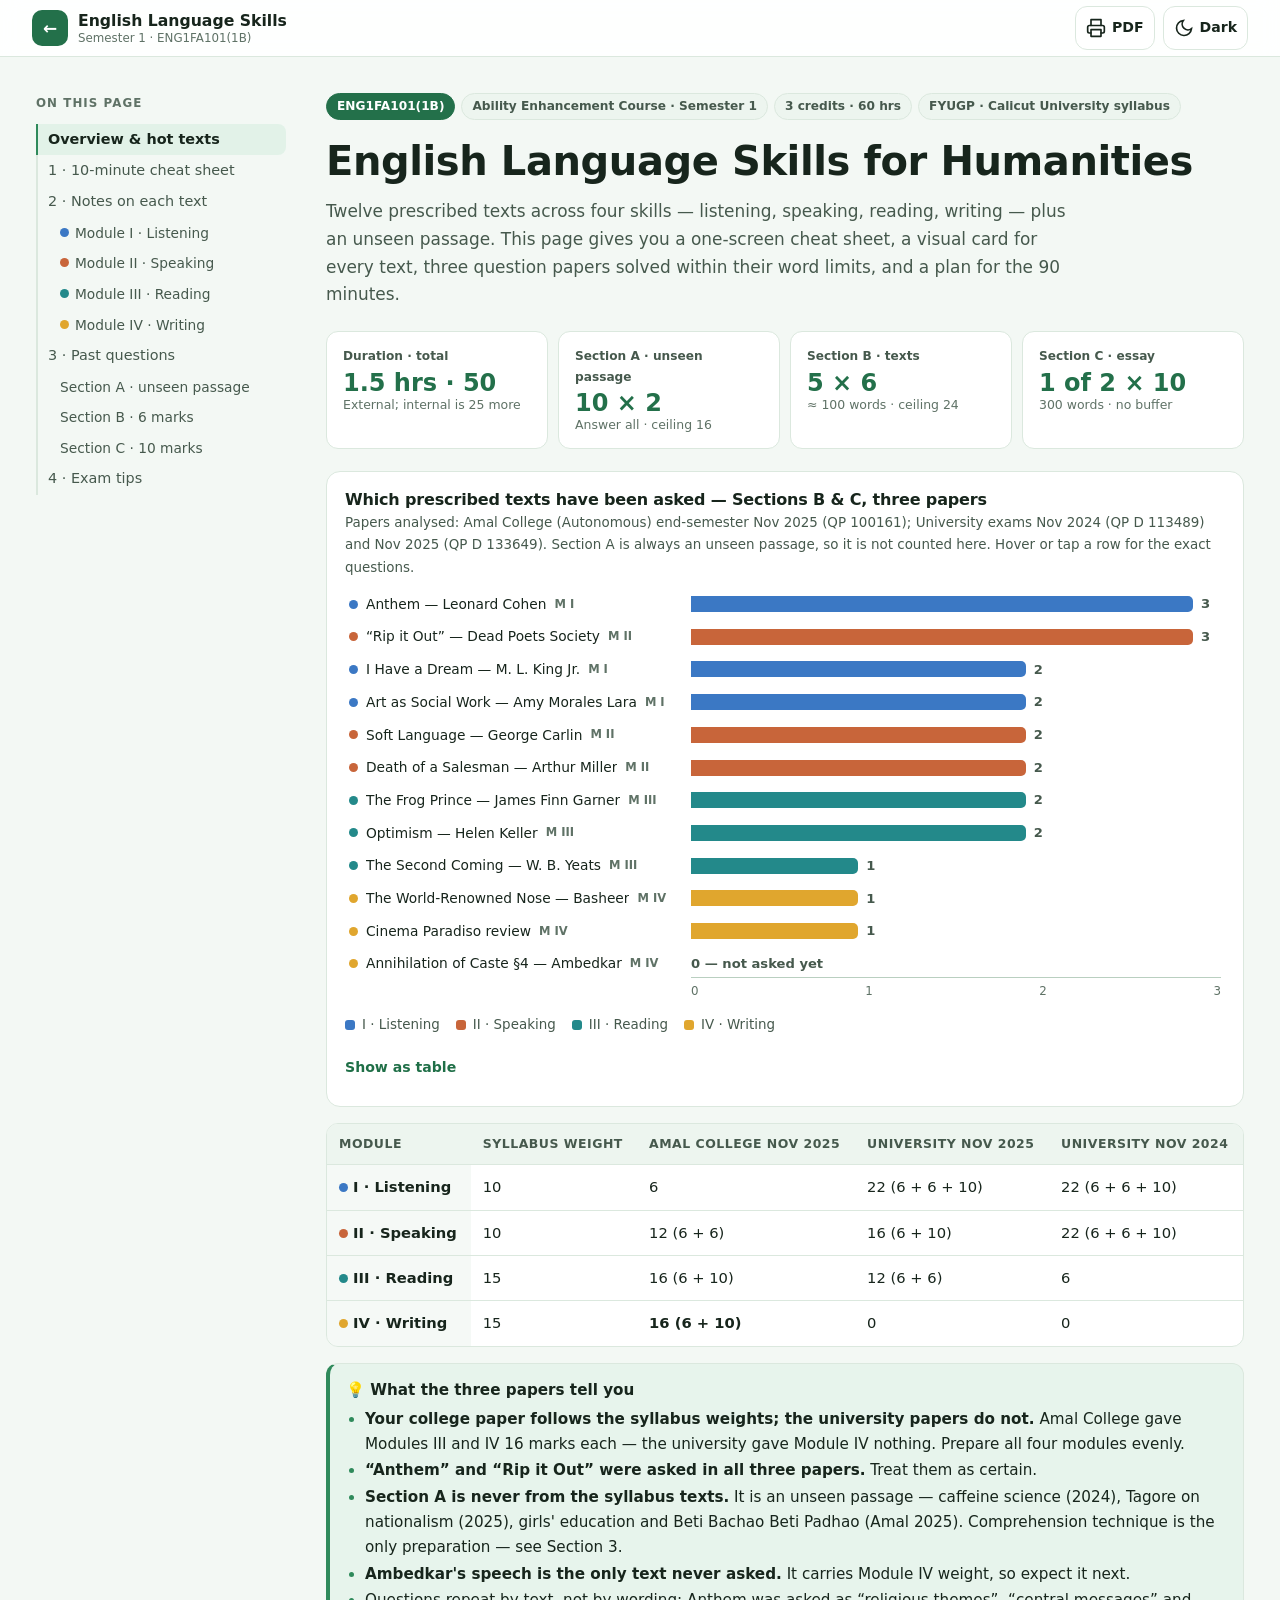
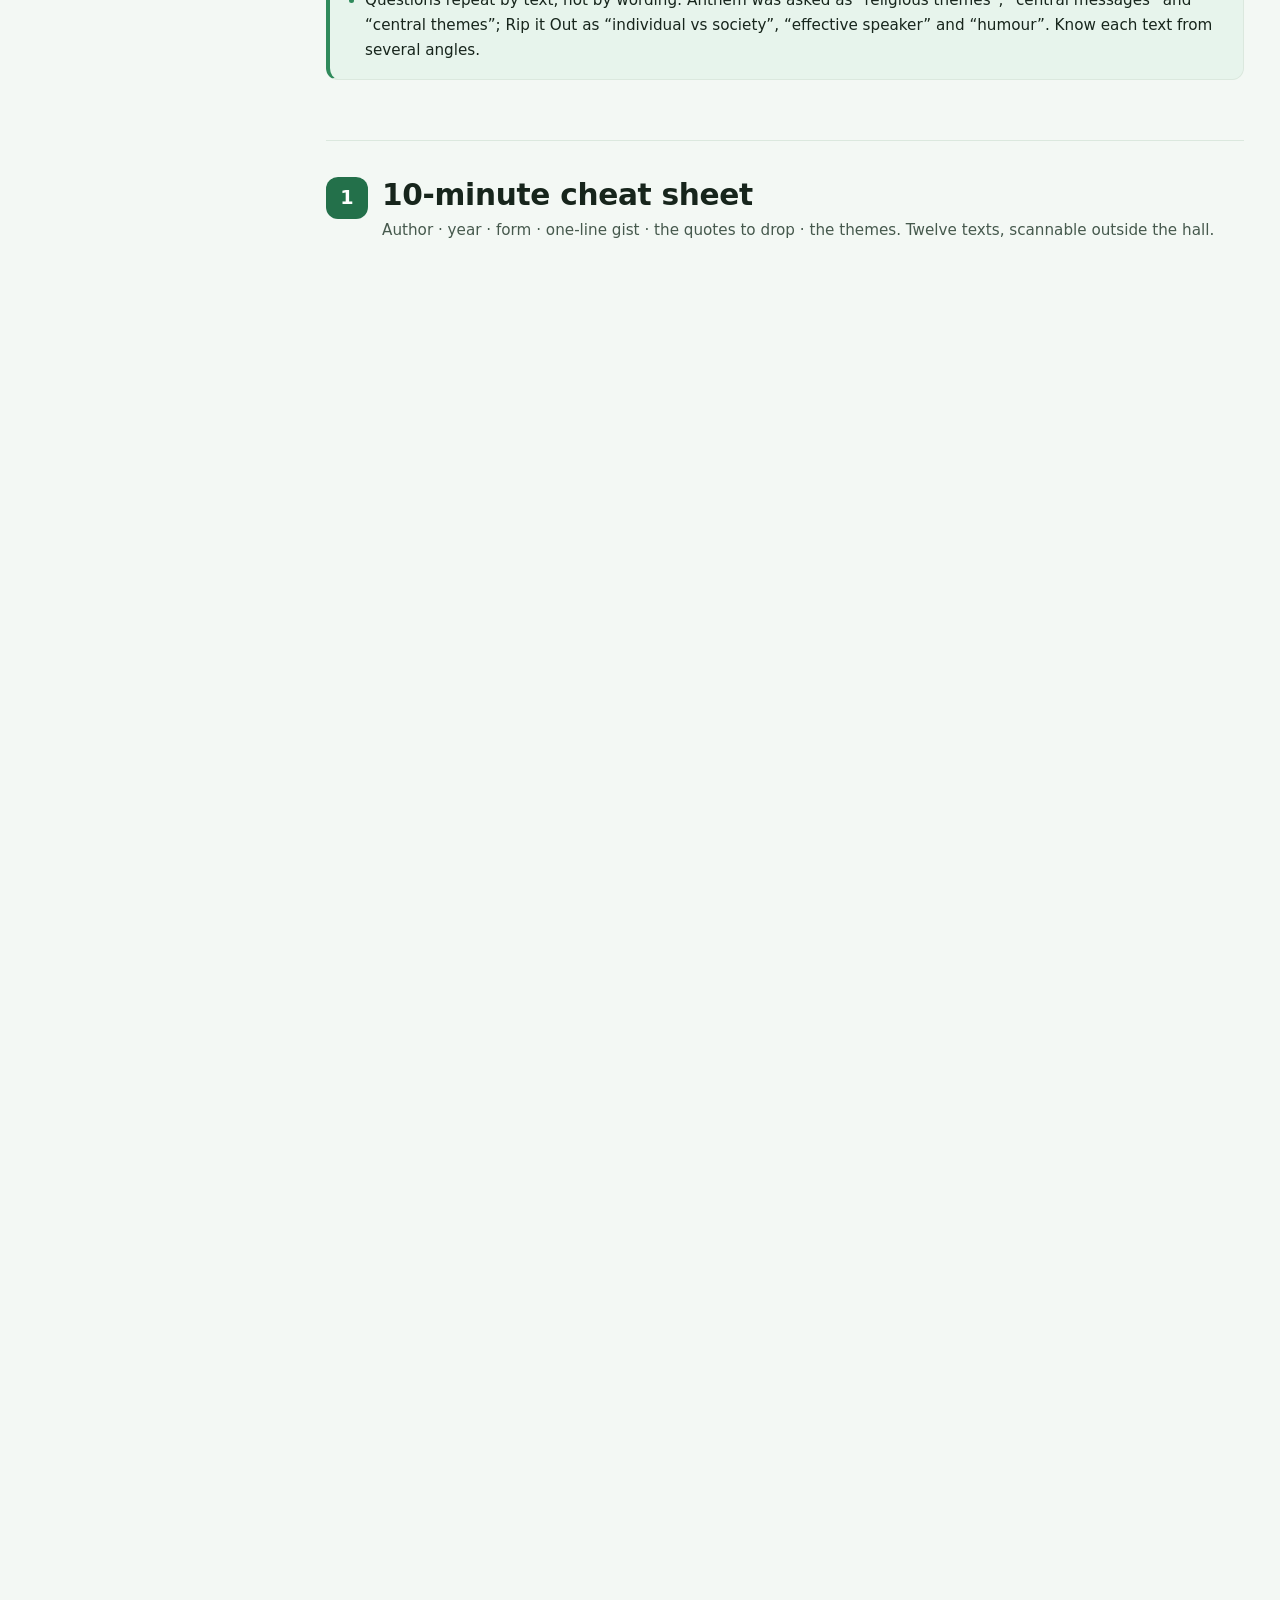
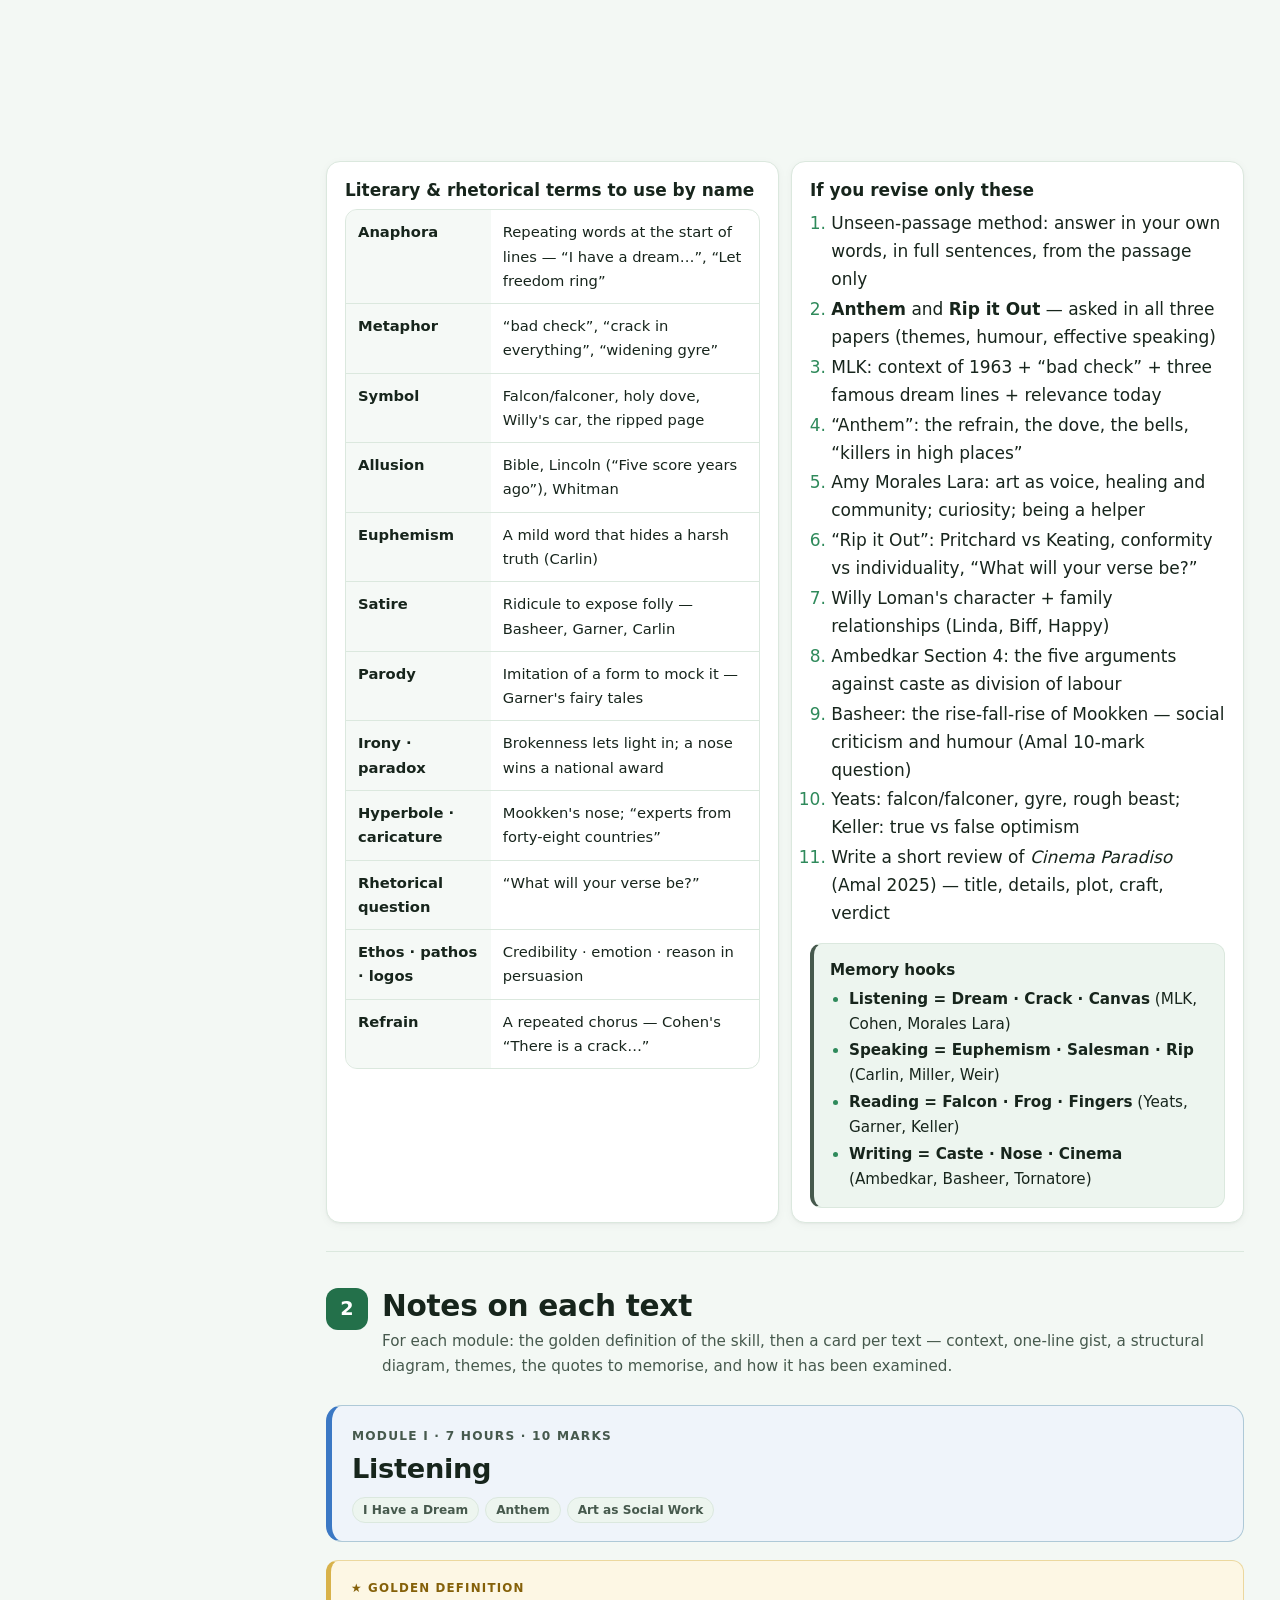
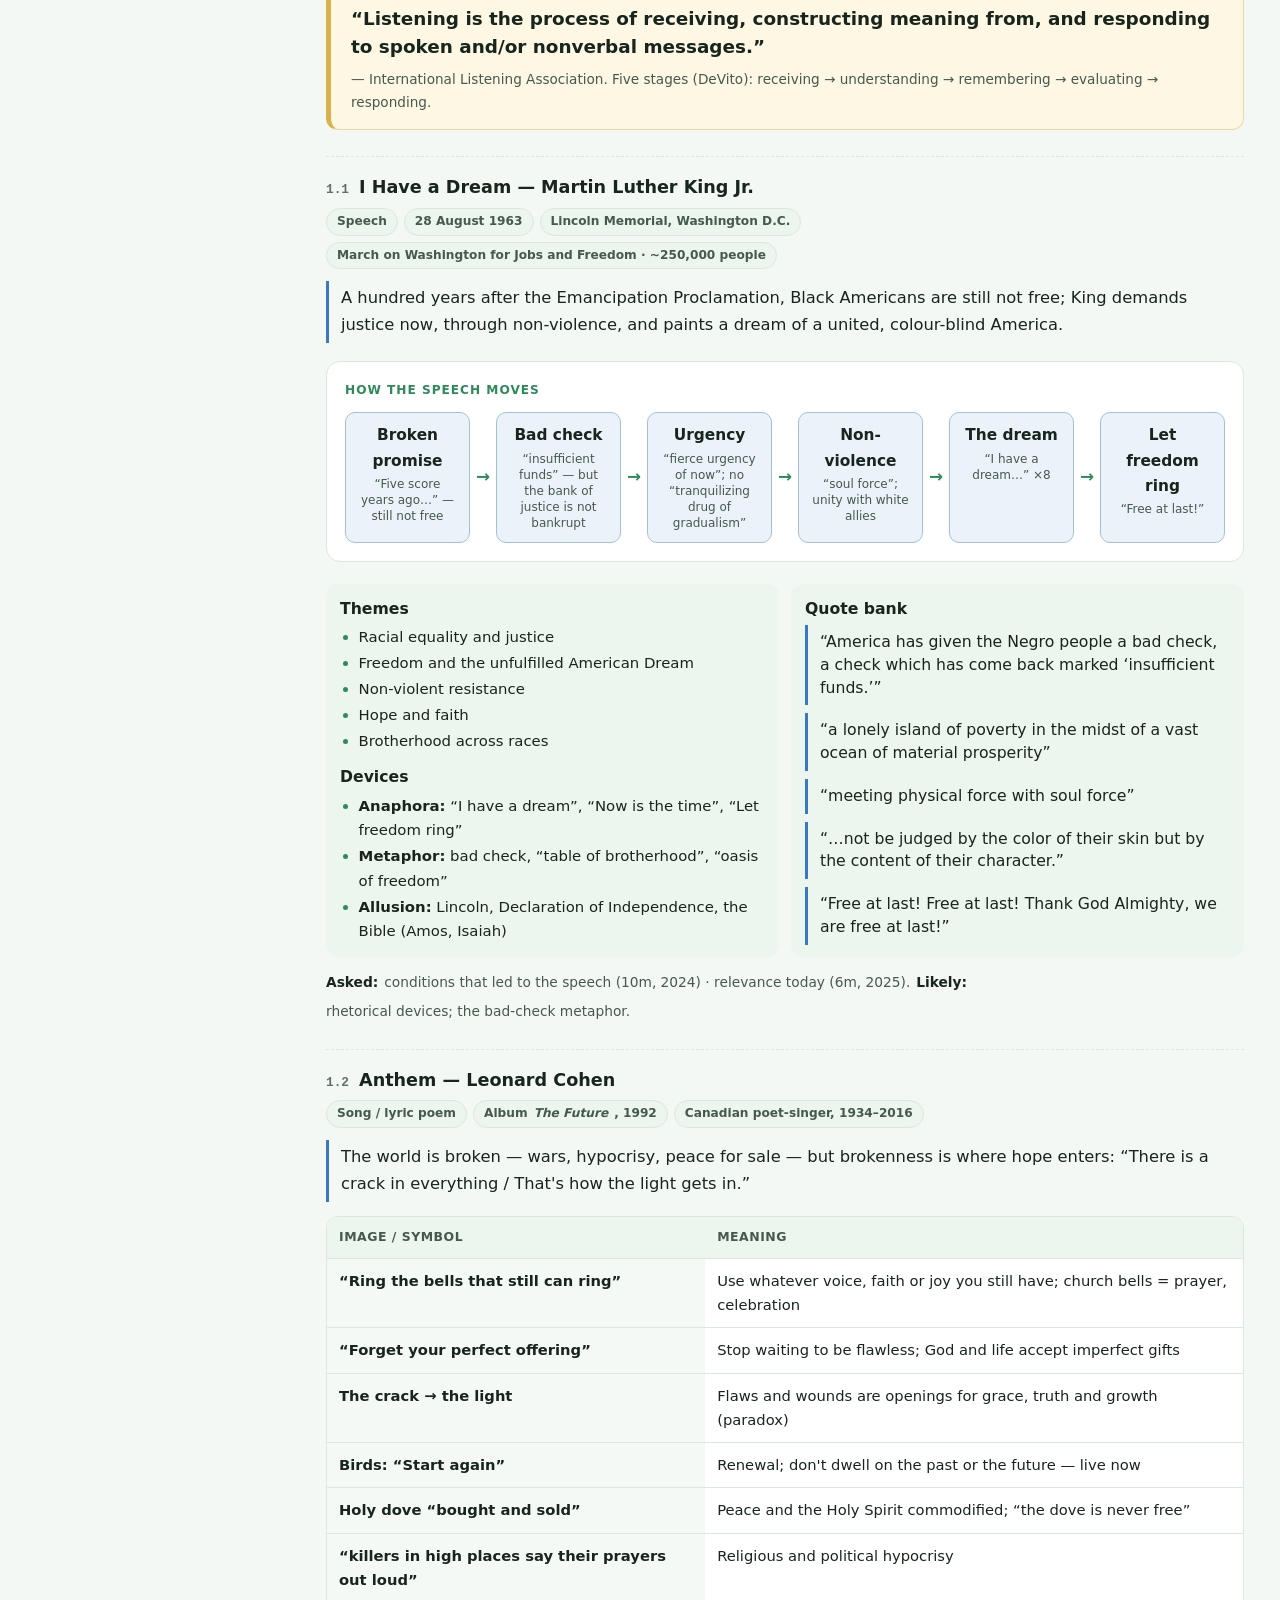
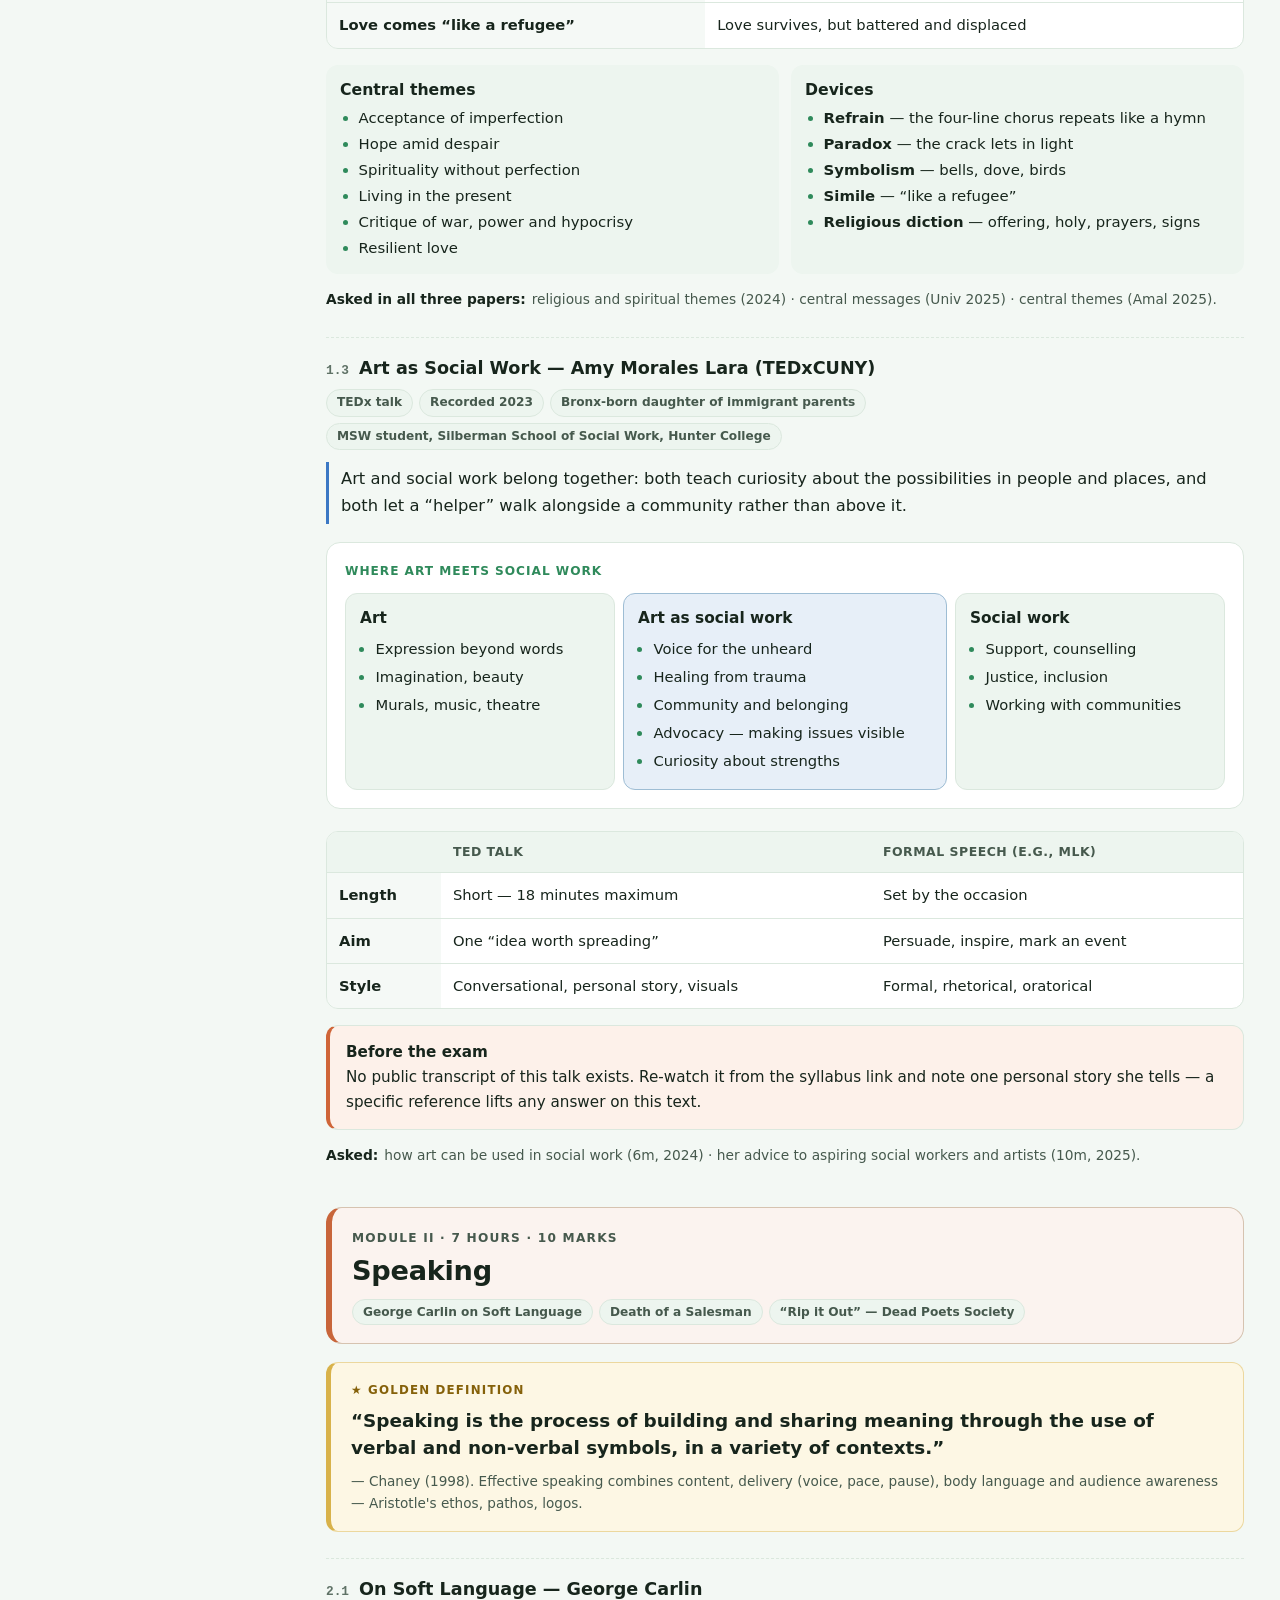
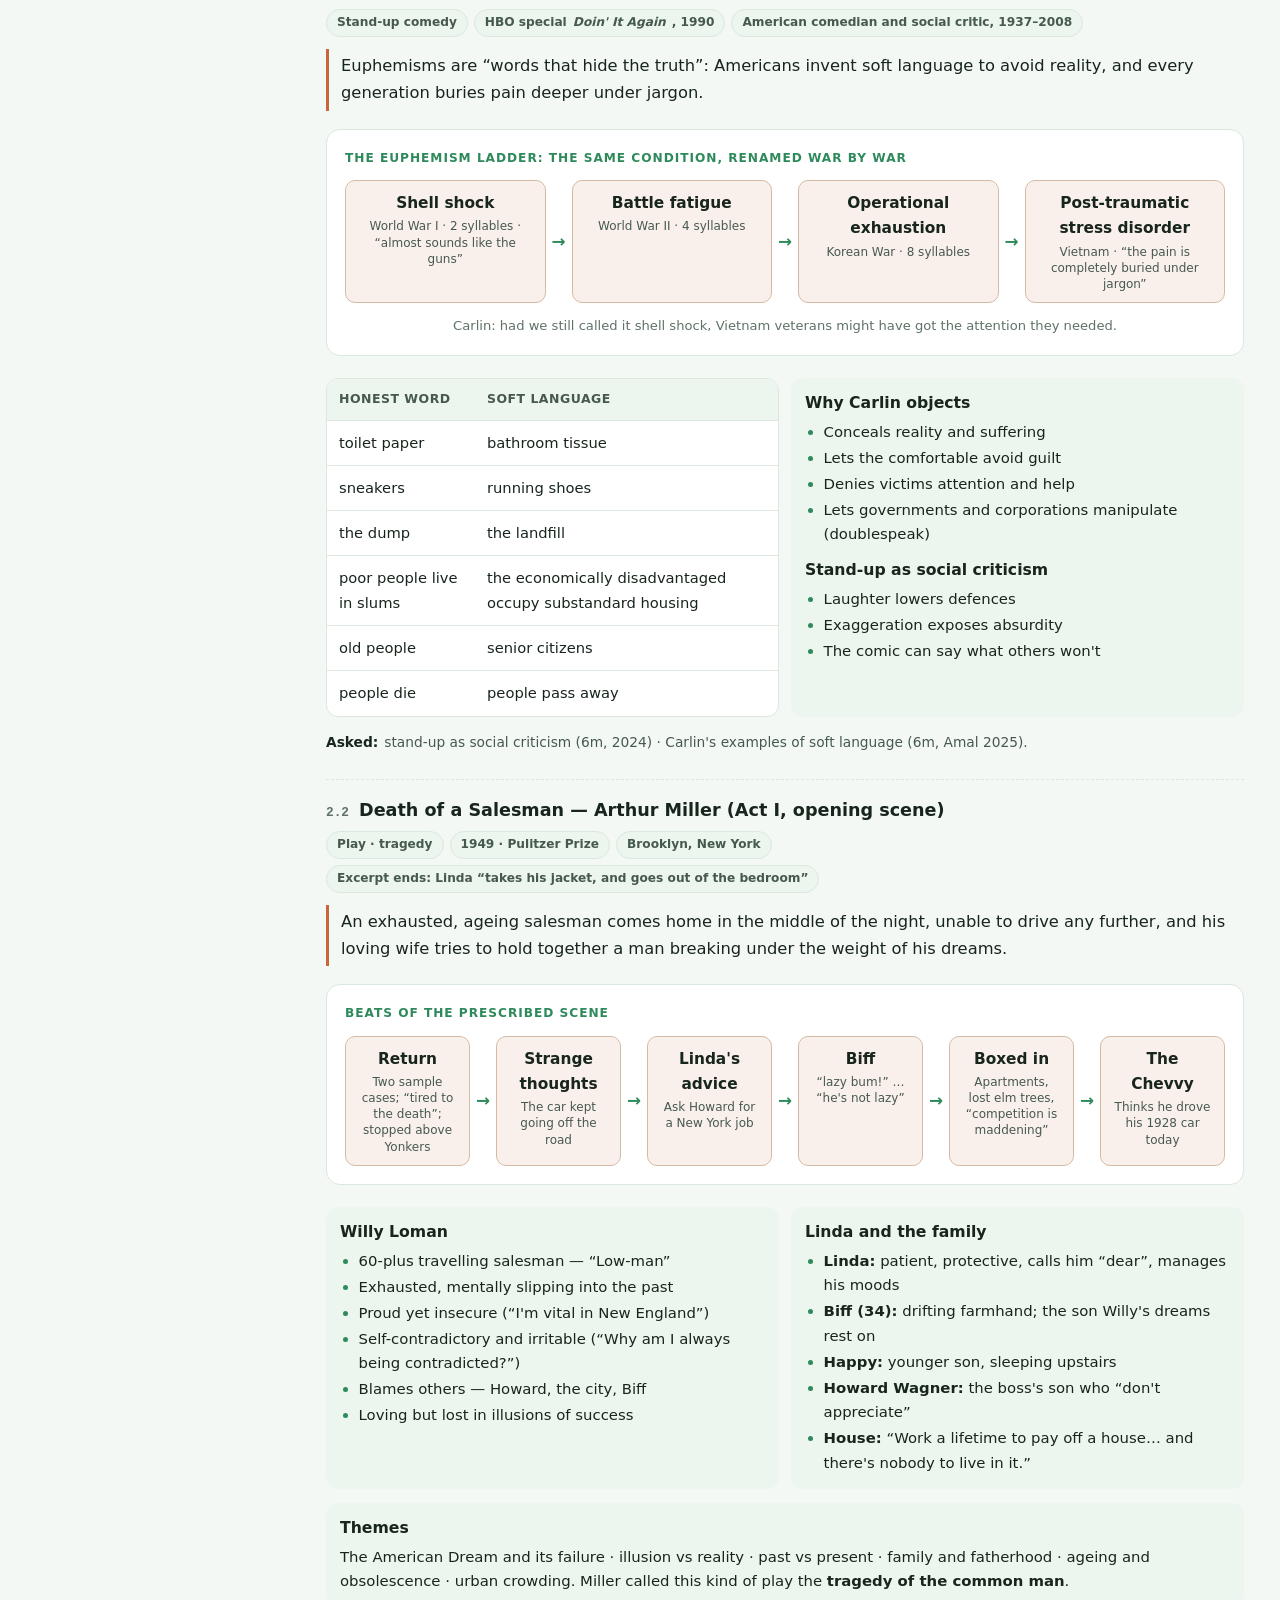
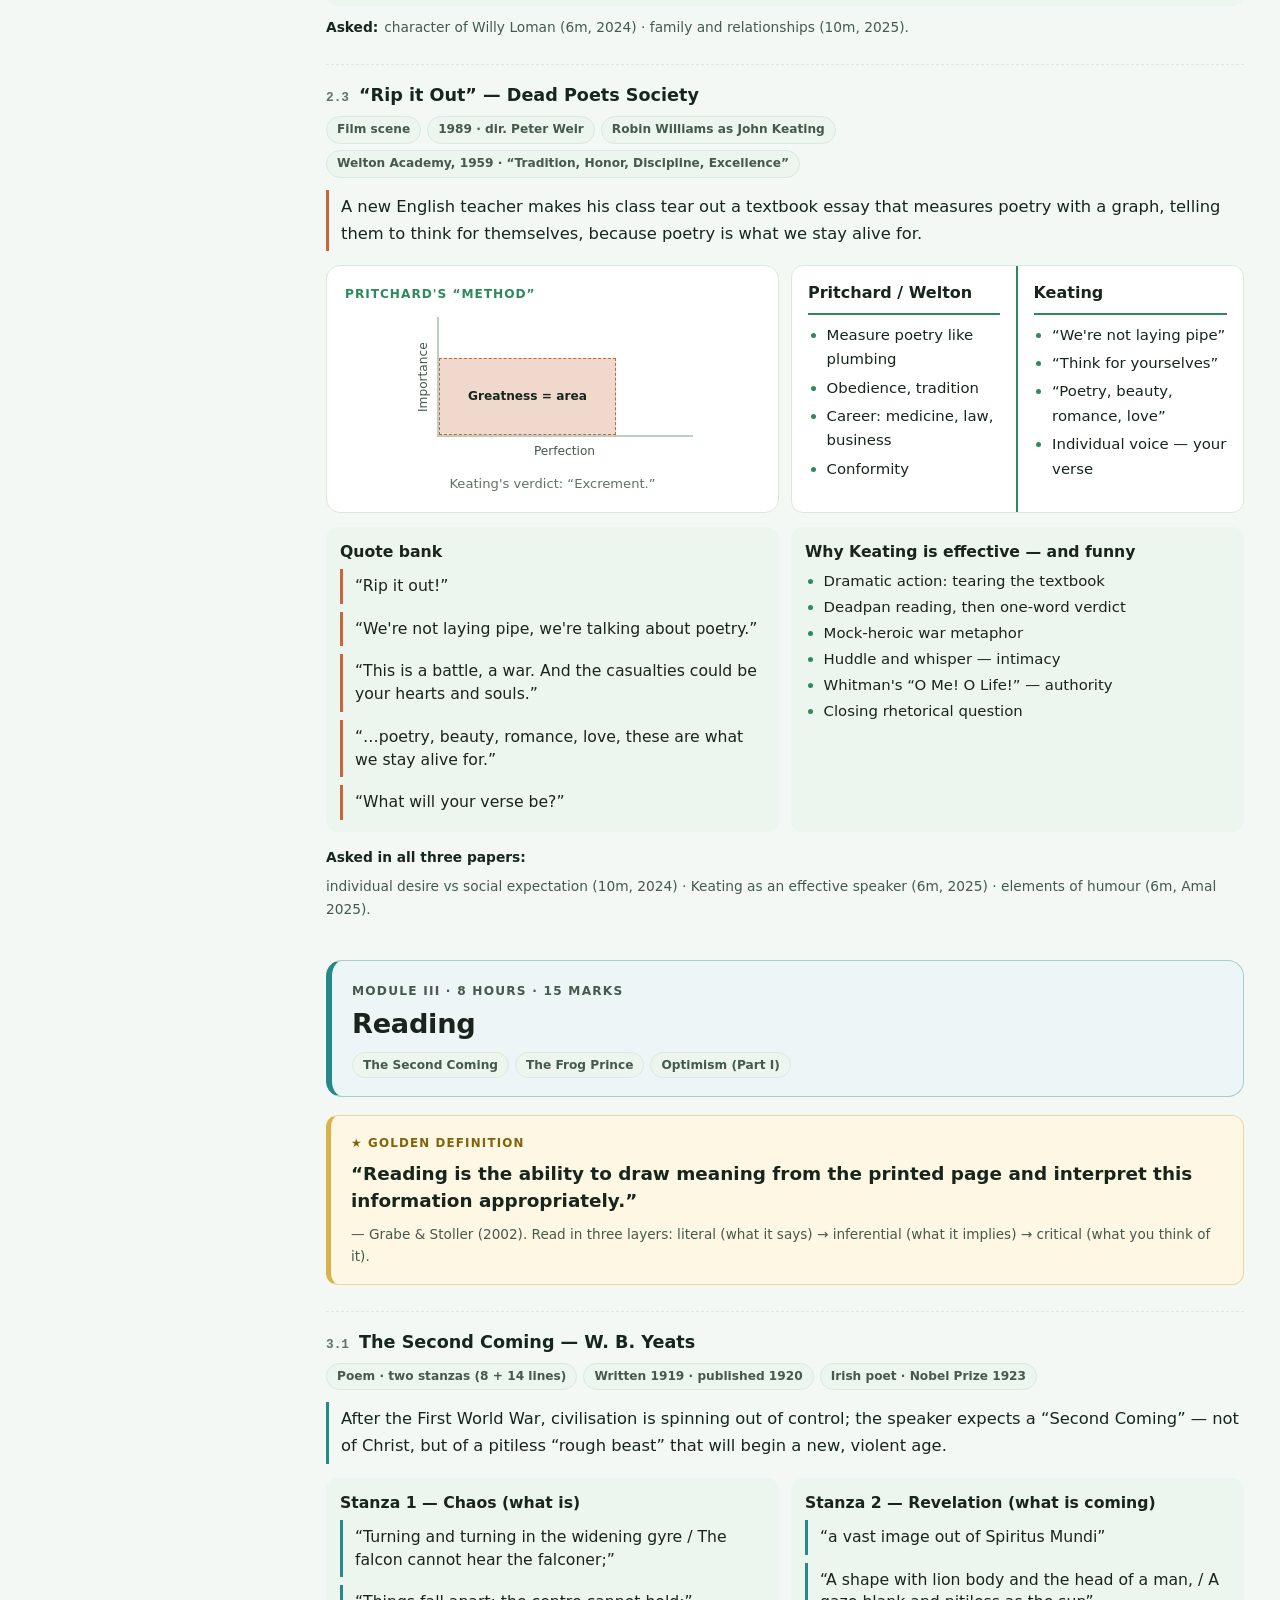
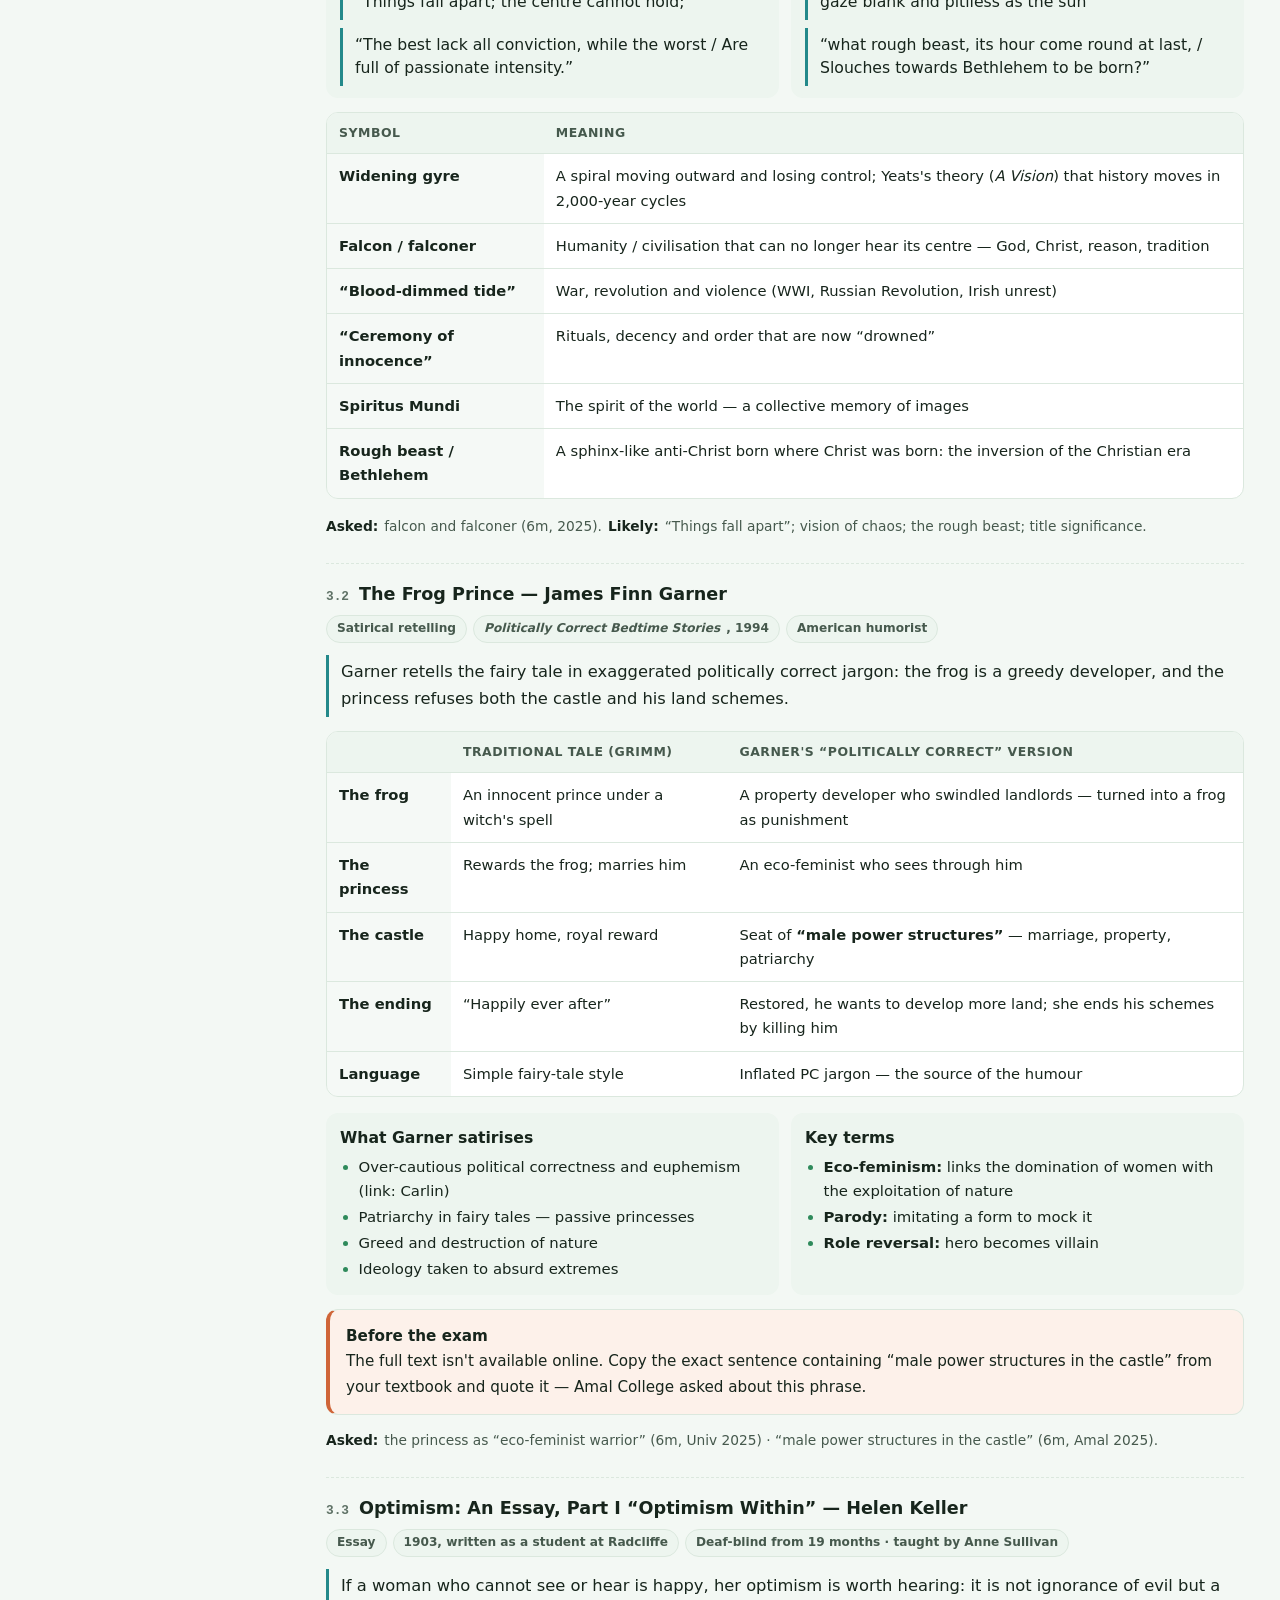
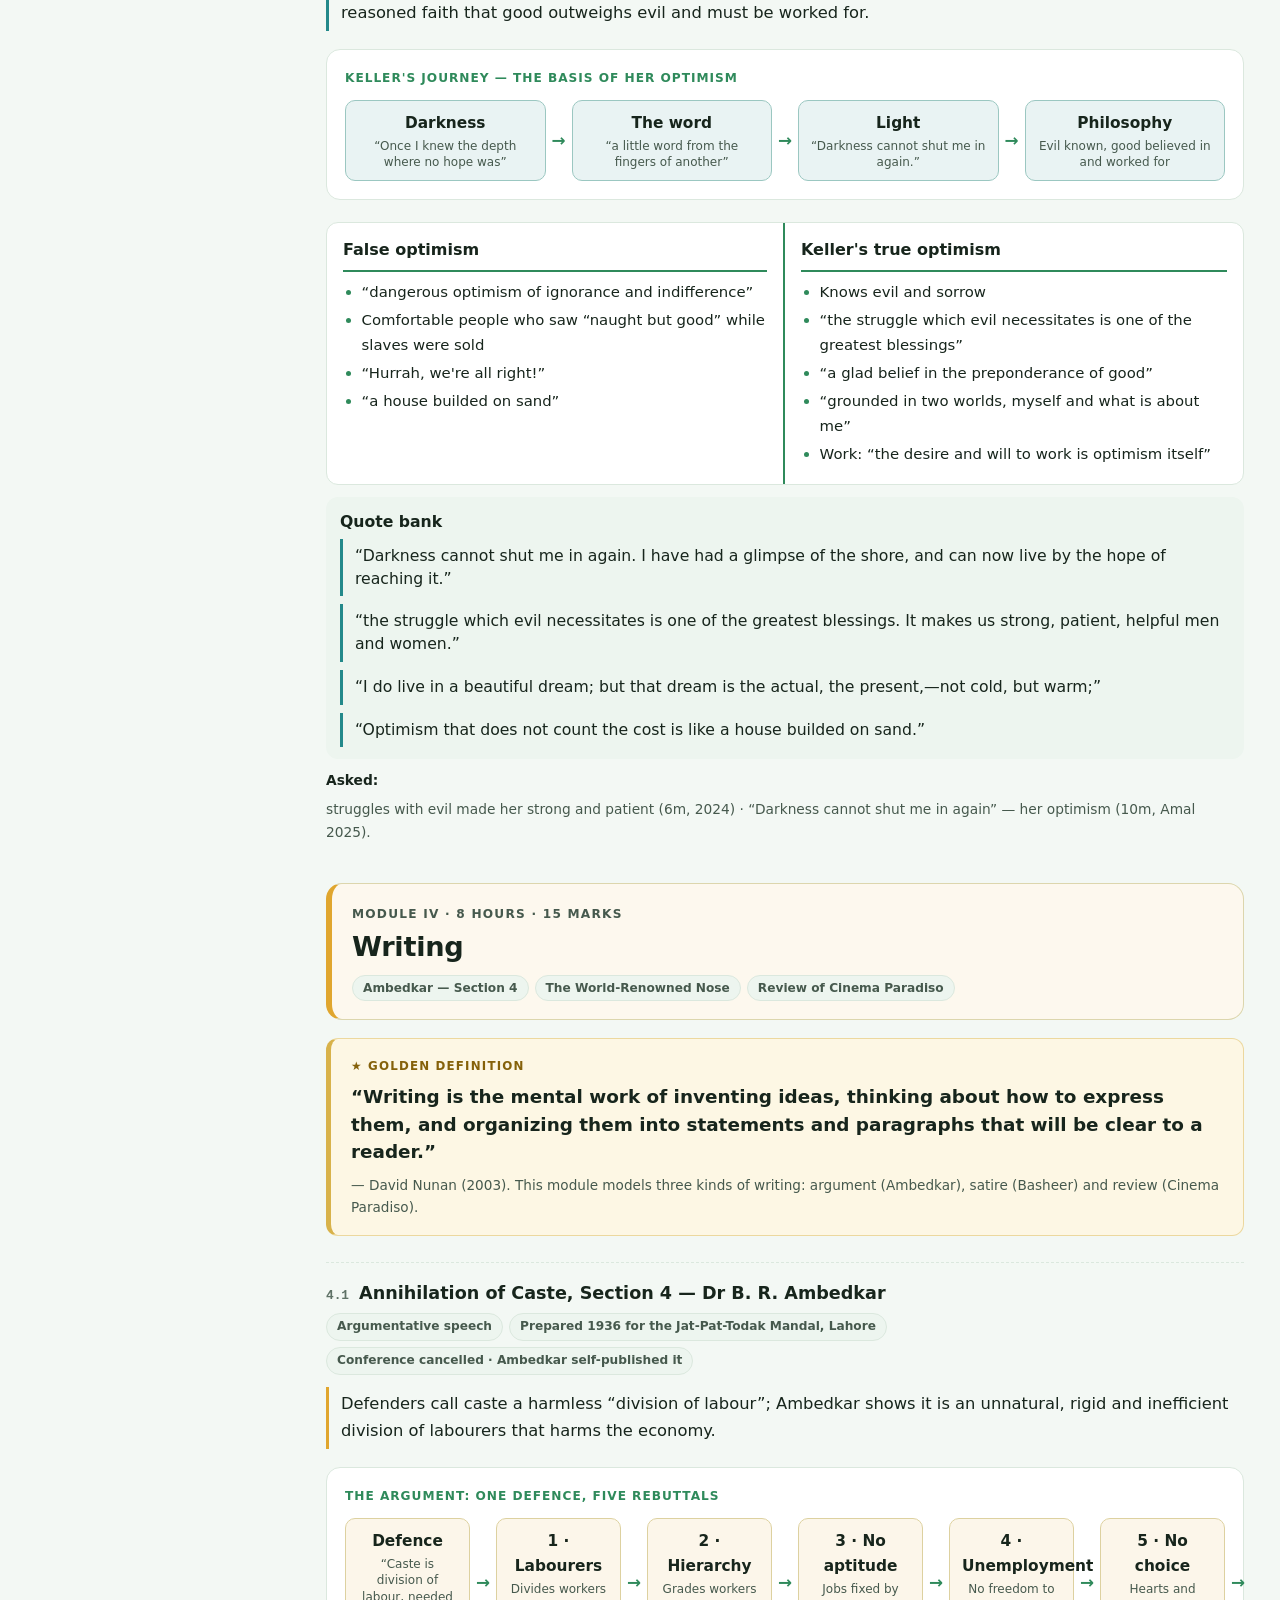
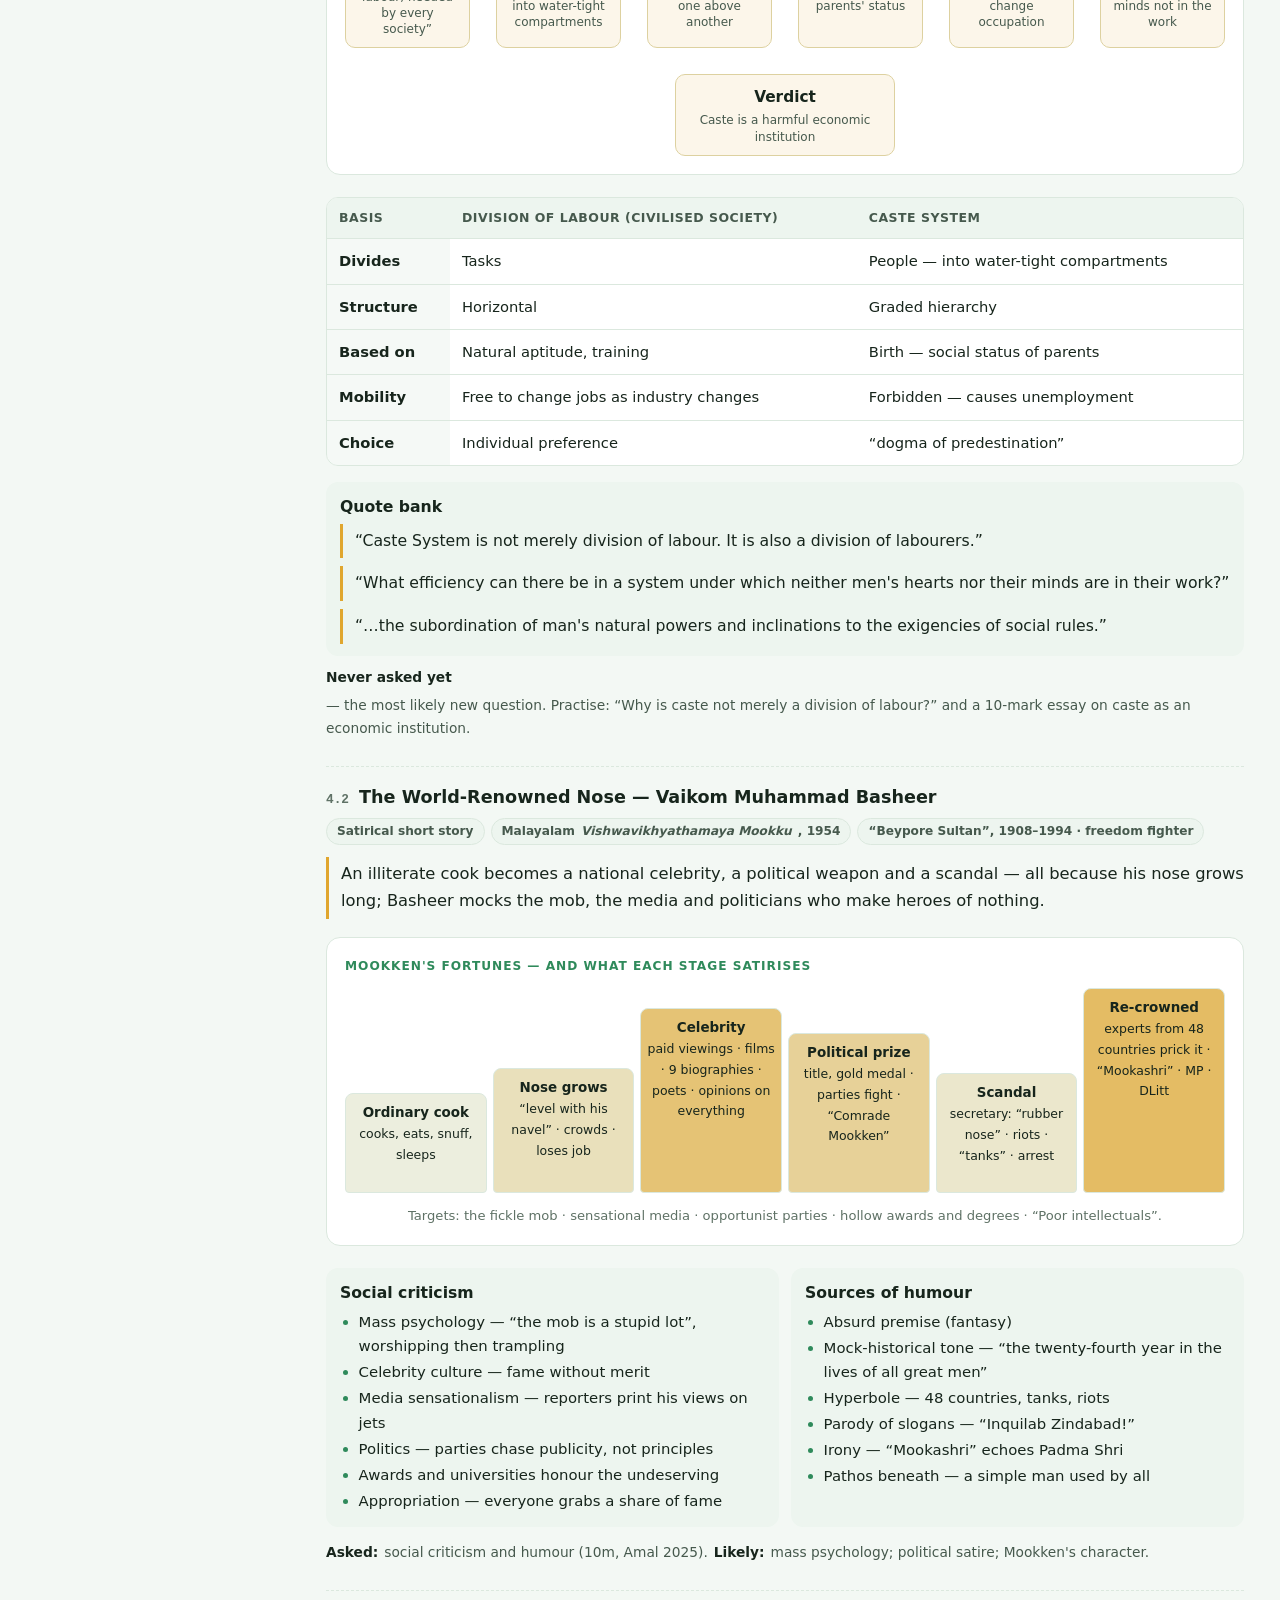
<file: semester-1/english-language-skills-for-humanities.html>
<!doctype html>
<html lang="en">
<head>
  <meta charset="utf-8">
  <meta name="viewport" content="width=device-width, initial-scale=1, viewport-fit=cover">
  <meta name="theme-color" content="#f3f8f4">
  <title>English Language Skills</title>
  <meta name="description" content="ENG1FA101(1B) English Language Skills for Humanities and Other BA Programmes — 10-minute cheat sheet, text-by-text visual notes, solved PYQs (Nov 2024, Nov 2025) and exam strategy for Semester 1 FYUGP.">
  <script>try{var t=localStorage.getItem("examnotes-theme-v2");if(t==="light"||t==="dark")document.documentElement.setAttribute("data-theme",t);}catch(e){}</script>
  <link rel="stylesheet" href="../assets/css/style.css?v=3">
  <link rel="icon" href="data:image/svg+xml,%3Csvg xmlns='http://www.w3.org/2000/svg' viewBox='0 0 32 32'%3E%3Crect width='32' height='32' rx='8' fill='%2323704a'/%3E%3Ctext x='16' y='22' font-family='Arial' font-weight='bold' font-size='17' fill='%23fff' text-anchor='middle'%3EN%3C/text%3E%3C/svg%3E">
</head>
<body class="has-bottom-nav">

<header class="topbar">
  <div class="topbar-inner">
    <a class="brand" href="../#semester-1" aria-label="Back to all subjects">
      <span class="brand-mark" aria-hidden="true">←</span>
      <span class="brand-text">English Language Skills<small>Semester 1 · ENG1FA101(1B)</small></span>
    </a>
    <span class="spacer"></span>
    <button class="icon-btn no-print" type="button" data-print aria-label="Print or save as PDF">
      <svg viewBox="0 0 24 24" fill="none" stroke="currentColor" stroke-width="2" stroke-linecap="round" stroke-linejoin="round" aria-hidden="true"><path d="M6 9V2h12v7"/><rect x="6" y="14" width="12" height="8"/><path d="M6 18H4a2 2 0 0 1-2-2v-5a2 2 0 0 1 2-2h16a2 2 0 0 1 2 2v5a2 2 0 0 1-2 2h-2"/></svg>
      <span class="hide-sm">PDF</span>
    </button>
    <button class="icon-btn" type="button" data-theme-toggle aria-label="Switch theme">
      <svg viewBox="0 0 24 24" fill="none" stroke="currentColor" stroke-width="2" stroke-linecap="round" aria-hidden="true"><path d="M21 12.8A9 9 0 1 1 11.2 3a7 7 0 0 0 9.8 9.8z"/></svg>
      <span class="label hide-sm">Dark</span>
    </button>
  </div>
</header>

<div class="page">
  <nav class="toc" aria-label="On this page">
    <div class="toc-title">On this page</div>
    <ol>
      <li><a href="#overview">Overview &amp; hot texts</a></li>
      <li><a href="#cheat-sheet">1 · 10-minute cheat sheet</a></li>
      <li><a href="#modules">2 · Notes on each text</a>
        <ol>
          <li><a href="#m1"><span class="dot m1"></span>Module I · Listening</a></li>
          <li><a href="#m2"><span class="dot m2"></span>Module II · Speaking</a></li>
          <li><a href="#m3"><span class="dot m3"></span>Module III · Reading</a></li>
          <li><a href="#m4"><span class="dot m4"></span>Module IV · Writing</a></li>
        </ol>
      </li>
      <li><a href="#pyqs">3 · Past questions</a>
        <ol>
          <li><a href="#sec-a">Section A · unseen passage</a></li>
          <li><a href="#sec-b">Section B · 6 marks</a></li>
          <li><a href="#sec-c">Section C · 10 marks</a></li>
        </ol>
      </li>
      <li><a href="#strategy">4 · Exam tips</a></li>
    </ol>
  </nav>

  <main class="content" id="top">
    <details class="mobile-toc">
      <summary>Contents</summary>
      <ol>
        <li><a href="#overview">Overview &amp; hot texts</a></li>
        <li><a href="#cheat-sheet">10-minute cheat sheet</a></li>
        <li><a href="#m1">Module I · Listening</a></li>
        <li><a href="#m2">Module II · Speaking</a></li>
        <li><a href="#m3">Module III · Reading</a></li>
        <li><a href="#m4">Module IV · Writing</a></li>
        <li><a href="#sec-a">Section A · unseen passage</a></li>
        <li><a href="#sec-b">Section B · 6 marks</a></li>
        <li><a href="#sec-c">Section C · 10 marks</a></li>
        <li><a href="#strategy">Exam tips</a></li>
      </ol>
    </details>

    <!-- ===================== OVERVIEW ===================== -->
    <section class="s-hero" id="overview">
      <div class="chips">
        <span class="chip dark">ENG1FA101(1B)</span>
        <span class="chip">Ability Enhancement Course · Semester 1</span>
        <span class="chip">3 credits · 60 hrs</span>
        <span class="chip">FYUGP · Calicut University syllabus</span>
      </div>
      <h1>English Language Skills for Humanities</h1>
      <p class="lede">Twelve prescribed texts across four skills — listening, speaking, reading, writing — plus an unseen passage. This page gives you a one-screen cheat sheet, a visual card for every text, three question papers solved within their word limits, and a plan for the 90 minutes.</p>

      <div class="stat-grid" aria-label="Exam pattern">
        <div class="stat"><div class="label">Duration · total</div><div class="value">1.5 hrs · 50</div><div class="sub">External; internal is 25 more</div></div>
        <div class="stat"><div class="label">Section A · unseen passage</div><div class="value">10 × 2</div><div class="sub">Answer all · ceiling 16</div></div>
        <div class="stat"><div class="label">Section B · texts</div><div class="value">5 × 6</div><div class="sub">≈ 100 words · ceiling 24</div></div>
        <div class="stat"><div class="label">Section C · essay</div><div class="value">1 of 2 × 10</div><div class="sub">300 words · no buffer</div></div>
      </div>

      <div class="chart-card">
        <h3>Which prescribed texts have been asked — Sections B &amp; C, three papers</h3>
        <div class="chart-sub">Papers analysed: Amal College (Autonomous) end-semester Nov 2025 (QP 100161); University exams Nov 2024 (QP D 113489) and Nov 2025 (QP D 133649). Section A is always an unseen passage, so it is not counted here. Hover or tap a row for the exact questions.</div>
        <div class="hbar-chart" role="list">
          <div class="hbar-row m1" role="listitem" tabindex="0" aria-label="Anthem — Leonard Cohen, Module I, asked 3 times" data-tip="&lt;b&gt;Anthem — Leonard Cohen&lt;/b&gt;&lt;br&gt;Module I · Listening · asked 3×&lt;br&gt;Amal Nov 2025 Q11 (6m)&lt;br&gt;Univ Nov 2025 Q12 (6m)&lt;br&gt;Univ Nov 2024 Q11 (6m)"><span class="hbar-label"><span class="dot"></span><span class="t">Anthem — Leonard Cohen</span><span class="mtxt">M I</span></span><span class="hbar-track"><span class="hbar-fill" style="width:calc(3/3 * (100% - 28px))"></span><span class="hbar-val">3</span></span></div>
          <div class="hbar-row m2" role="listitem" tabindex="0" aria-label="“Rip it Out” — Dead Poets Society, Module II, asked 3 times" data-tip="&lt;b&gt;“Rip it Out” — Dead Poets Society&lt;/b&gt;&lt;br&gt;Module II · Speaking · asked 3×&lt;br&gt;Amal Nov 2025 Q13 (6m)&lt;br&gt;Univ Nov 2025 Q13 (6m)&lt;br&gt;Univ Nov 2024 Q17 (10m)"><span class="hbar-label"><span class="dot"></span><span class="t">“Rip it Out” — Dead Poets Society</span><span class="mtxt">M II</span></span><span class="hbar-track"><span class="hbar-fill" style="width:calc(3/3 * (100% - 28px))"></span><span class="hbar-val">3</span></span></div>
          <div class="hbar-row m1" role="listitem" tabindex="0" aria-label="I Have a Dream — M. L. King Jr., Module I, asked 2 times" data-tip="&lt;b&gt;I Have a Dream — M. L. King Jr.&lt;/b&gt;&lt;br&gt;Module I · Listening · asked 2×&lt;br&gt;Univ Nov 2025 Q11 (6m)&lt;br&gt;Univ Nov 2024 Q16 (10m)"><span class="hbar-label"><span class="dot"></span><span class="t">I Have a Dream — M. L. King Jr.</span><span class="mtxt">M I</span></span><span class="hbar-track"><span class="hbar-fill" style="width:calc(2/3 * (100% - 28px))"></span><span class="hbar-val">2</span></span></div>
          <div class="hbar-row m1" role="listitem" tabindex="0" aria-label="Art as Social Work — Amy Morales Lara, Module I, asked 2 times" data-tip="&lt;b&gt;Art as Social Work — Amy Morales Lara&lt;/b&gt;&lt;br&gt;Module I · Listening · asked 2×&lt;br&gt;Univ Nov 2025 Q16 (10m)&lt;br&gt;Univ Nov 2024 Q12 (6m)"><span class="hbar-label"><span class="dot"></span><span class="t">Art as Social Work — Amy Morales Lara</span><span class="mtxt">M I</span></span><span class="hbar-track"><span class="hbar-fill" style="width:calc(2/3 * (100% - 28px))"></span><span class="hbar-val">2</span></span></div>
          <div class="hbar-row m2" role="listitem" tabindex="0" aria-label="Soft Language — George Carlin, Module II, asked 2 times" data-tip="&lt;b&gt;Soft Language — George Carlin&lt;/b&gt;&lt;br&gt;Module II · Speaking · asked 2×&lt;br&gt;Amal Nov 2025 Q12 (6m)&lt;br&gt;Univ Nov 2024 Q13 (6m)"><span class="hbar-label"><span class="dot"></span><span class="t">Soft Language — George Carlin</span><span class="mtxt">M II</span></span><span class="hbar-track"><span class="hbar-fill" style="width:calc(2/3 * (100% - 28px))"></span><span class="hbar-val">2</span></span></div>
          <div class="hbar-row m2" role="listitem" tabindex="0" aria-label="Death of a Salesman — Arthur Miller, Module II, asked 2 times" data-tip="&lt;b&gt;Death of a Salesman — Arthur Miller&lt;/b&gt;&lt;br&gt;Module II · Speaking · asked 2×&lt;br&gt;Univ Nov 2025 Q17 (10m)&lt;br&gt;Univ Nov 2024 Q14 (6m)"><span class="hbar-label"><span class="dot"></span><span class="t">Death of a Salesman — Arthur Miller</span><span class="mtxt">M II</span></span><span class="hbar-track"><span class="hbar-fill" style="width:calc(2/3 * (100% - 28px))"></span><span class="hbar-val">2</span></span></div>
          <div class="hbar-row m3" role="listitem" tabindex="0" aria-label="The Frog Prince — James Finn Garner, Module III, asked 2 times" data-tip="&lt;b&gt;The Frog Prince — James Finn Garner&lt;/b&gt;&lt;br&gt;Module III · Reading · asked 2×&lt;br&gt;Amal Nov 2025 Q14 (6m)&lt;br&gt;Univ Nov 2025 Q15 (6m)"><span class="hbar-label"><span class="dot"></span><span class="t">The Frog Prince — James Finn Garner</span><span class="mtxt">M III</span></span><span class="hbar-track"><span class="hbar-fill" style="width:calc(2/3 * (100% - 28px))"></span><span class="hbar-val">2</span></span></div>
          <div class="hbar-row m3" role="listitem" tabindex="0" aria-label="Optimism — Helen Keller, Module III, asked 2 times" data-tip="&lt;b&gt;Optimism — Helen Keller&lt;/b&gt;&lt;br&gt;Module III · Reading · asked 2×&lt;br&gt;Amal Nov 2025 Q17 (10m)&lt;br&gt;Univ Nov 2024 Q15 (6m)"><span class="hbar-label"><span class="dot"></span><span class="t">Optimism — Helen Keller</span><span class="mtxt">M III</span></span><span class="hbar-track"><span class="hbar-fill" style="width:calc(2/3 * (100% - 28px))"></span><span class="hbar-val">2</span></span></div>
          <div class="hbar-row m3" role="listitem" tabindex="0" aria-label="The Second Coming — W. B. Yeats, Module III, asked 1 times" data-tip="&lt;b&gt;The Second Coming — W. B. Yeats&lt;/b&gt;&lt;br&gt;Module III · Reading · asked 1×&lt;br&gt;Univ Nov 2025 Q14 (6m)"><span class="hbar-label"><span class="dot"></span><span class="t">The Second Coming — W. B. Yeats</span><span class="mtxt">M III</span></span><span class="hbar-track"><span class="hbar-fill" style="width:calc(1/3 * (100% - 28px))"></span><span class="hbar-val">1</span></span></div>
          <div class="hbar-row m4" role="listitem" tabindex="0" aria-label="The World-Renowned Nose — Basheer, Module IV, asked 1 times" data-tip="&lt;b&gt;The World-Renowned Nose — Basheer&lt;/b&gt;&lt;br&gt;Module IV · Writing · asked 1×&lt;br&gt;Amal Nov 2025 Q16 (10m)"><span class="hbar-label"><span class="dot"></span><span class="t">The World-Renowned Nose — Basheer</span><span class="mtxt">M IV</span></span><span class="hbar-track"><span class="hbar-fill" style="width:calc(1/3 * (100% - 28px))"></span><span class="hbar-val">1</span></span></div>
          <div class="hbar-row m4" role="listitem" tabindex="0" aria-label="Cinema Paradiso review, Module IV, asked 1 times" data-tip="&lt;b&gt;Cinema Paradiso review&lt;/b&gt;&lt;br&gt;Module IV · Writing · asked 1×&lt;br&gt;Amal Nov 2025 Q15 (6m)"><span class="hbar-label"><span class="dot"></span><span class="t">Cinema Paradiso review</span><span class="mtxt">M IV</span></span><span class="hbar-track"><span class="hbar-fill" style="width:calc(1/3 * (100% - 28px))"></span><span class="hbar-val">1</span></span></div>
          <div class="hbar-row m4" role="listitem" tabindex="0" aria-label="Annihilation of Caste §4 — Ambedkar, Module IV, asked 0 times" data-tip="&lt;b&gt;Annihilation of Caste §4 — Ambedkar&lt;/b&gt;&lt;br&gt;Module IV · Writing · asked 0×&lt;br&gt;Not asked yet — high probability"><span class="hbar-label"><span class="dot"></span><span class="t">Annihilation of Caste §4 — Ambedkar</span><span class="mtxt">M IV</span></span><span class="hbar-track"><span class="hbar-val">0 — not asked yet</span></span></div>
        </div>
        <div class="hbar-axis" aria-hidden="true"><span></span><span class="ticks"><span>0</span><span>1</span><span>2</span><span>3</span></span></div>
        <ul class="legend" style="margin-top:12px">
          <li class="m1"><span class="sw"></span>I · Listening</li>
          <li class="m2"><span class="sw"></span>II · Speaking</li>
          <li class="m3"><span class="sw"></span>III · Reading</li>
          <li class="m4"><span class="sw"></span>IV · Writing</li>
        </ul>
        <details class="table-toggle">
          <summary>Show as table</summary>
          <div class="tbl-wrap">
            <table class="tbl">
              <thead><tr><th>Text</th><th>Module</th><th>Times</th><th>Where it was asked</th></tr></thead>
              <tbody>
                <tr><td>Anthem — Leonard Cohen</td><td><span class="dot m1"></span> Module I · Listening</td><td>3</td><td>Amal Nov 2025 Q11 (6m) · Univ Nov 2025 Q12 (6m) · Univ Nov 2024 Q11 (6m)</td></tr>
                <tr><td>“Rip it Out” — Dead Poets Society</td><td><span class="dot m2"></span> Module II · Speaking</td><td>3</td><td>Amal Nov 2025 Q13 (6m) · Univ Nov 2025 Q13 (6m) · Univ Nov 2024 Q17 (10m)</td></tr>
                <tr><td>I Have a Dream — M. L. King Jr.</td><td><span class="dot m1"></span> Module I · Listening</td><td>2</td><td>Univ Nov 2025 Q11 (6m) · Univ Nov 2024 Q16 (10m)</td></tr>
                <tr><td>Art as Social Work — Amy Morales Lara</td><td><span class="dot m1"></span> Module I · Listening</td><td>2</td><td>Univ Nov 2025 Q16 (10m) · Univ Nov 2024 Q12 (6m)</td></tr>
                <tr><td>Soft Language — George Carlin</td><td><span class="dot m2"></span> Module II · Speaking</td><td>2</td><td>Amal Nov 2025 Q12 (6m) · Univ Nov 2024 Q13 (6m)</td></tr>
                <tr><td>Death of a Salesman — Arthur Miller</td><td><span class="dot m2"></span> Module II · Speaking</td><td>2</td><td>Univ Nov 2025 Q17 (10m) · Univ Nov 2024 Q14 (6m)</td></tr>
                <tr><td>The Frog Prince — James Finn Garner</td><td><span class="dot m3"></span> Module III · Reading</td><td>2</td><td>Amal Nov 2025 Q14 (6m) · Univ Nov 2025 Q15 (6m)</td></tr>
                <tr><td>Optimism — Helen Keller</td><td><span class="dot m3"></span> Module III · Reading</td><td>2</td><td>Amal Nov 2025 Q17 (10m) · Univ Nov 2024 Q15 (6m)</td></tr>
                <tr><td>The Second Coming — W. B. Yeats</td><td><span class="dot m3"></span> Module III · Reading</td><td>1</td><td>Univ Nov 2025 Q14 (6m)</td></tr>
                <tr><td>The World-Renowned Nose — Basheer</td><td><span class="dot m4"></span> Module IV · Writing</td><td>1</td><td>Amal Nov 2025 Q16 (10m)</td></tr>
                <tr><td>Cinema Paradiso review</td><td><span class="dot m4"></span> Module IV · Writing</td><td>1</td><td>Amal Nov 2025 Q15 (6m)</td></tr>
                <tr><td>Annihilation of Caste §4 — Ambedkar</td><td><span class="dot m4"></span> Module IV · Writing</td><td>0</td><td>Not asked yet</td></tr>
              </tbody>
            </table>
          </div>
        </details>
      </div>

      <div class="tbl-wrap">
        <table class="tbl">
          <thead><tr><th>Module</th><th>Syllabus weight</th><th>Amal College Nov 2025</th><th>University Nov 2025</th><th>University Nov 2024</th></tr></thead>
          <tbody>
            <tr><th><span class="dot m1"></span> I · Listening</th><td>10</td><td>6</td><td>22 (6 + 6 + 10)</td><td>22 (6 + 6 + 10)</td></tr>
            <tr><th><span class="dot m2"></span> II · Speaking</th><td>10</td><td>12 (6 + 6)</td><td>16 (6 + 10)</td><td>22 (6 + 6 + 10)</td></tr>
            <tr><th><span class="dot m3"></span> III · Reading</th><td>15</td><td>16 (6 + 10)</td><td>12 (6 + 6)</td><td>6</td></tr>
            <tr><th><span class="dot m4"></span> IV · Writing</th><td>15</td><td><b>16 (6 + 10)</b></td><td>0</td><td>0</td></tr>
          </tbody>
        </table>
      </div>

      <div class="note">
        <span class="callout-title">💡 What the three papers tell you</span>
        <ul class="tight">
          <li><strong>Your college paper follows the syllabus weights; the university papers do not.</strong> Amal College gave Modules III and IV 16 marks each — the university gave Module IV nothing. Prepare all four modules evenly.</li>
          <li><strong>“Anthem” and “Rip it Out” were asked in all three papers.</strong> Treat them as certain.</li>
          <li><strong>Section A is never from the syllabus texts.</strong> It is an unseen passage — caffeine science (2024), Tagore on nationalism (2025), girls' education and Beti Bachao Beti Padhao (Amal 2025). Comprehension technique is the only preparation — see Section 3.</li>
          <li><strong>Ambedkar's speech is the only text never asked.</strong> It carries Module IV weight, so expect it next.</li>
          <li>Questions repeat by text, not by wording: Anthem was asked as “religious themes”, “central messages” and “central themes”; Rip it Out as “individual vs society”, “effective speaker” and “humour”. Know each text from several angles.</li>
        </ul>
      </div>
    </section>

    <!-- ===================== 1. CHEAT SHEET ===================== -->
    <section class="block" id="cheat-sheet">
      <div class="section-head">
        <span class="sec-num">1</span>
        <div>
          <h2>10-minute cheat sheet</h2>
          <p>Author · year · form · one-line gist · the quotes to drop · the themes. Twelve texts, scannable outside the hall.</p>
        </div>
      </div>

      <div class="grid-2">
        <article class="card cheat-card m1">
          <h3><span class="mtag fill-mc">MODULE I</span>Listening</h3>
          <ul>
            <li><strong>I Have a Dream</strong> — Martin Luther King Jr. · speech · <b>28 Aug 1963</b>, Lincoln Memorial, March on Washington. America's “promissory note” returned as a <b>“bad check”</b> marked “insufficient funds”. Non-violent <b>“soul force”</b>; children “judged … by the content of their character”. Devices: <b>anaphora</b>, metaphor, Biblical allusion. → Civil Rights Act 1964, Voting Rights Act 1965.</li>
            <li><strong>Anthem</strong> — Leonard Cohen (Canadian, 1934–2016) · song · album <em>The Future</em>, 1992. Refrain: <b>“There is a crack in everything / That's how the light gets in.”</b> Themes: imperfection as grace, hope, living in the present, hypocrisy of power, peace “bought and sold”.</li>
            <li><strong>Art as Social Work</strong> — Amy Morales Lara · TEDxCUNY talk (2023). Bronx-born daughter of immigrants, training in social work at CUNY Hunter College. Art + social work → <b>curiosity</b> about people and places, being a <b>supportive helper</b>, voice and healing for marginalised communities.</li>
          </ul>
        </article>

        <article class="card cheat-card m2">
          <h3><span class="mtag fill-mc">MODULE II</span>Speaking</h3>
          <ul>
            <li><strong>On Soft Language</strong> — George Carlin (US, 1937–2008) · stand-up, HBO special <em>Doin' It Again</em> (1990). Euphemisms are “words that hide the truth”. <b>Shell shock → battle fatigue → operational exhaustion → post-traumatic stress disorder</b>: “the pain is completely buried under jargon”. Also toilet paper → bathroom tissue, sneakers → running shoes, dump → landfill, slums → substandard housing, old → senior citizens, die → pass away. Stand-up = social criticism: laughter lowers defences.</li>
            <li><strong>Death of a Salesman</strong> (Act I, opening scene) — Arthur Miller · play, <b>1949</b>, Pulitzer Prize. Willy Loman, 60-plus salesman, returns home “tired to the death”; Linda soothes him; Biff (34) “lost”; Swiss cheese; boxed-in by apartments; the 1928 Chevvy. Themes: <b>American Dream</b>, illusion vs reality, family, ageing.</li>
            <li><strong>“Rip it Out”</strong> — <em>Dead Poets Society</em> (1989), dir. <b>Peter Weir</b>; Robin Williams as John Keating, Welton Academy, 1959. Pritchard's graph of poetry → “Excrement… Rip it out!”; “a battle, a war”; “think for yourselves”; Whitman → <b>“What will your verse be?”</b></li>
          </ul>
        </article>

        <article class="card cheat-card m3">
          <h3><span class="mtag fill-mc">MODULE III</span>Reading</h3>
          <ul>
            <li><strong>The Second Coming</strong> — W. B. Yeats (Irish, Nobel 1923) · poem, written 1919, published 1920. <b>“Turning and turning in the widening gyre / The falcon cannot hear the falconer; / Things fall apart; the centre cannot hold.”</b> “The best lack all conviction, while the worst / Are full of passionate intensity.” A sphinx-like <b>“rough beast … slouches towards Bethlehem”</b>. Post-WWI chaos; cyclical history (gyres).</li>
            <li><strong>The Frog Prince</strong> — James Finn Garner, <em>Politically Correct Bedtime Stories</em> (1994) · satirical retelling. The frog is a swindling <b>property developer</b> punished by a spell; restored, he wants to develop more land; the princess rejects the <b>“male power structures in the castle”</b> (marriage, property, patriarchy) and ends his schemes by killing him → the <b>eco-feminist</b> reversal of the fairy tale.</li>
            <li><strong>Optimism</strong>, Part I “Optimism Within” — Helen Keller (1880–1968) · essay, <b>1903</b>. Deaf-blind from 19 months; freed by “a little word from the fingers of another”. <b>“Darkness cannot shut me in again. I have had a glimpse of the shore.”</b> <b>“The struggle which evil necessitates is one of the greatest blessings.”</b> Optimism without knowing evil is “a house builded on sand”. Rejects the “dangerous optimism of ignorance and indifference”; believes in “the preponderance of good”.</li>
          </ul>
        </article>

        <article class="card cheat-card m4">
          <h3><span class="mtag fill-mc">MODULE IV</span>Writing</h3>
          <ul>
            <li><strong>Annihilation of Caste</strong>, Section 4 — Dr B. R. Ambedkar · speech prepared for the <b>1936</b> Jat-Pat-Todak Mandal conference, Lahore (cancelled; self-published). Caste is <b>“not merely division of labour… also a division of labourers”</b>: graded hierarchy, not aptitude, blocks job mobility → unemployment, no choice → “neither men's hearts nor their minds are in their work”.</li>
            <li><strong>The World-Renowned Nose</strong> — Vaikom Muhammad Basheer (“Beypore Sultan”, 1908–1994) · Malayalam satire <em>Vishwavikhyathamaya Mookku</em>, <b>1954</b>. Mookken the illiterate cook's nose grows “level with his navel” → fame, money, films → parties fight over him → “rubber nose” scandal → experts from <b>48 countries</b> prick it → “Mookashri”, MP. Satire on <b>mass psychology, media, politics</b>.</li>
            <li><strong>For the Love of Cinema</strong> — review of <em>Cinema Paradiso</em> (1988), dir. <b>Giuseppe Tornatore</b>. Film director Salvatore (Totò) returns to his Sicilian village for projectionist Alfredo's funeral; censored kisses, fire, lost love Elena; Alfredo's reel of kisses. Ennio Morricone score; Oscar for Best Foreign Language Film. A model of <b>review writing</b>.</li>
          </ul>
        </article>
      </div>

      <div class="grid-2">
        <div class="card">
          <h4>Literary &amp; rhetorical terms to use by name</h4>
          <div class="tbl-wrap" style="margin:0">
            <table class="tbl compact">
              <tbody>
                <tr><th>Anaphora</th><td>Repeating words at the start of lines — “I have a dream…”, “Let freedom ring”</td></tr>
                <tr><th>Metaphor</th><td>“bad check”, “crack in everything”, “widening gyre”</td></tr>
                <tr><th>Symbol</th><td>Falcon/falconer, holy dove, Willy's car, the ripped page</td></tr>
                <tr><th>Allusion</th><td>Bible, Lincoln (“Five score years ago”), Whitman</td></tr>
                <tr><th>Euphemism</th><td>A mild word that hides a harsh truth (Carlin)</td></tr>
                <tr><th>Satire</th><td>Ridicule to expose folly — Basheer, Garner, Carlin</td></tr>
                <tr><th>Parody</th><td>Imitation of a form to mock it — Garner's fairy tales</td></tr>
                <tr><th>Irony · paradox</th><td>Brokenness lets light in; a nose wins a national award</td></tr>
                <tr><th>Hyperbole · caricature</th><td>Mookken's nose; “experts from forty-eight countries”</td></tr>
                <tr><th>Rhetorical question</th><td>“What will your verse be?”</td></tr>
                <tr><th>Ethos · pathos · logos</th><td>Credibility · emotion · reason in persuasion</td></tr>
                <tr><th>Refrain</th><td>A repeated chorus — Cohen's “There is a crack…”</td></tr>
              </tbody>
            </table>
          </div>
        </div>

        <div class="card">
          <h4>If you revise only these</h4>
          <ol class="tight">
            <li>Unseen-passage method: answer in your own words, in full sentences, from the passage only</li>
            <li><b>Anthem</b> and <b>Rip it Out</b> — asked in all three papers (themes, humour, effective speaking)</li>
            <li>MLK: context of 1963 + “bad check” + three famous dream lines + relevance today</li>
            <li>“Anthem”: the refrain, the dove, the bells, “killers in high places”</li>
            <li>Amy Morales Lara: art as voice, healing and community; curiosity; being a helper</li>
            <li>“Rip it Out”: Pritchard vs Keating, conformity vs individuality, “What will your verse be?”</li>
            <li>Willy Loman's character + family relationships (Linda, Biff, Happy)</li>
            <li>Ambedkar Section 4: the five arguments against caste as division of labour</li>
            <li>Basheer: the rise-fall-rise of Mookken — social criticism and humour (Amal 10-mark question)</li>
            <li>Yeats: falcon/falconer, gyre, rough beast; Keller: true vs false optimism</li>
            <li>Write a short review of <em>Cinema Paradiso</em> (Amal 2025) — title, details, plot, craft, verdict</li>
          </ol>
          <div class="mnemonic">
            <span class="callout-title">Memory hooks</span>
            <ul class="tight">
              <li><b>Listening = Dream · Crack · Canvas</b> (MLK, Cohen, Morales Lara)</li>
              <li><b>Speaking = Euphemism · Salesman · Rip</b> (Carlin, Miller, Weir)</li>
              <li><b>Reading = Falcon · Frog · Fingers</b> (Yeats, Garner, Keller)</li>
              <li><b>Writing = Caste · Nose · Cinema</b> (Ambedkar, Basheer, Tornatore)</li>
            </ul>
          </div>
        </div>
      </div>
    </section>

    <!-- ===================== 2. TEXT-BY-TEXT ===================== -->
    <section class="block" id="modules">
      <div class="section-head">
        <span class="sec-num">2</span>
        <div>
          <h2>Notes on each text</h2>
          <p>For each module: the golden definition of the skill, then a card per text — context, one-line gist, a structural diagram, themes, the quotes to memorise, and how it has been examined.</p>
        </div>
      </div>

      <!-- ========== MODULE I ========== -->
      <article class="module m1" id="m1">
        <div class="module-banner">
          <div class="mnum">Module I · 7 hours · 10 marks</div>
          <h3>Listening</h3>
          <div class="chips"><span class="chip">I Have a Dream</span><span class="chip">Anthem</span><span class="chip">Art as Social Work</span></div>
        </div>
        <div class="golden">
          <div class="g-label">★ Golden definition</div>
          <blockquote>“Listening is the process of receiving, constructing meaning from, and responding to spoken and/or nonverbal messages.”</blockquote>
          <div class="g-src">— International Listening Association. Five stages (DeVito): receiving → understanding → remembering → evaluating → responding.</div>
        </div>

        <section class="concept text-card">
          <h4><span class="cnum">1.1</span>I Have a Dream — Martin Luther King Jr.</h4>
          <div class="text-meta"><span class="chip">Speech</span><span class="chip">28 August 1963</span><span class="chip">Lincoln Memorial, Washington D.C.</span><span class="chip">March on Washington for Jobs and Freedom · ~250,000 people</span></div>
          <p class="one-line">A hundred years after the Emancipation Proclamation, Black Americans are still not free; King demands justice now, through non-violence, and paints a dream of a united, colour-blind America.</p>
          <figure class="diagram">
            <div class="diagram-title">How the speech moves</div>
            <div class="flow accent" style="--mc:var(--m1)">
              <div class="flow-step"><b>Broken promise</b><small>“Five score years ago…” — still not free</small></div>
              <div class="flow-step"><b>Bad check</b><small>“insufficient funds” — but the bank of justice is not bankrupt</small></div>
              <div class="flow-step"><b>Urgency</b><small>“fierce urgency of now”; no “tranquilizing drug of gradualism”</small></div>
              <div class="flow-step"><b>Non-violence</b><small>“soul force”; unity with white allies</small></div>
              <div class="flow-step"><b>The dream</b><small>“I have a dream…” ×8</small></div>
              <div class="flow-step"><b>Let freedom ring</b><small>“Free at last!”</small></div>
            </div>
          </figure>
          <div class="grid-2">
            <div class="mini-card">
              <h5>Themes</h5>
              <ul class="tight"><li>Racial equality and justice</li><li>Freedom and the unfulfilled American Dream</li><li>Non-violent resistance</li><li>Hope and faith</li><li>Brotherhood across races</li></ul>
              <h5 style="margin-top:10px">Devices</h5>
              <ul class="tight"><li><b>Anaphora:</b> “I have a dream”, “Now is the time”, “Let freedom ring”</li><li><b>Metaphor:</b> bad check, “table of brotherhood”, “oasis of freedom”</li><li><b>Allusion:</b> Lincoln, Declaration of Independence, the Bible (Amos, Isaiah)</li></ul>
            </div>
            <div class="mini-card">
              <h5>Quote bank</h5>
              <ul class="qbank">
                <li>“America has given the Negro people a bad check, a check which has come back marked ‘insufficient funds.’”</li>
                <li>“a lonely island of poverty in the midst of a vast ocean of material prosperity”</li>
                <li>“meeting physical force with soul force”</li>
                <li>“…not be judged by the color of their skin but by the content of their character.”</li>
                <li>“Free at last! Free at last! Thank God Almighty, we are free at last!”</li>
              </ul>
            </div>
          </div>
          <div class="exam-angle"><b>Asked:</b> conditions that led to the speech (10m, 2024) · relevance today (6m, 2025). <b>Likely:</b> rhetorical devices; the bad-check metaphor.</div>
        </section>

        <section class="concept text-card">
          <h4><span class="cnum">1.2</span>Anthem — Leonard Cohen</h4>
          <div class="text-meta"><span class="chip">Song / lyric poem</span><span class="chip">Album <em>The Future</em>, 1992</span><span class="chip">Canadian poet-singer, 1934–2016</span></div>
          <p class="one-line">The world is broken — wars, hypocrisy, peace for sale — but brokenness is where hope enters: “There is a crack in everything / That's how the light gets in.”</p>
          <div class="tbl-wrap">
            <table class="tbl">
              <thead><tr><th>Image / symbol</th><th>Meaning</th></tr></thead>
              <tbody>
                <tr><th>“Ring the bells that still can ring”</th><td>Use whatever voice, faith or joy you still have; church bells = prayer, celebration</td></tr>
                <tr><th>“Forget your perfect offering”</th><td>Stop waiting to be flawless; God and life accept imperfect gifts</td></tr>
                <tr><th>The crack → the light</th><td>Flaws and wounds are openings for grace, truth and growth (paradox)</td></tr>
                <tr><th>Birds: “Start again”</th><td>Renewal; don't dwell on the past or the future — live now</td></tr>
                <tr><th>Holy dove “bought and sold”</th><td>Peace and the Holy Spirit commodified; “the dove is never free”</td></tr>
                <tr><th>“killers in high places say their prayers out loud”</th><td>Religious and political hypocrisy</td></tr>
                <tr><th>Love comes “like a refugee”</th><td>Love survives, but battered and displaced</td></tr>
              </tbody>
            </table>
          </div>
          <div class="grid-2">
            <div class="mini-card"><h5>Central themes</h5><ul class="tight"><li>Acceptance of imperfection</li><li>Hope amid despair</li><li>Spirituality without perfection</li><li>Living in the present</li><li>Critique of war, power and hypocrisy</li><li>Resilient love</li></ul></div>
            <div class="mini-card"><h5>Devices</h5><ul class="tight"><li><b>Refrain</b> — the four-line chorus repeats like a hymn</li><li><b>Paradox</b> — the crack lets in light</li><li><b>Symbolism</b> — bells, dove, birds</li><li><b>Simile</b> — “like a refugee”</li><li><b>Religious diction</b> — offering, holy, prayers, signs</li></ul></div>
          </div>
          <div class="exam-angle"><b>Asked in all three papers:</b> religious and spiritual themes (2024) · central messages (Univ 2025) · central themes (Amal 2025).</div>
        </section>

        <section class="concept text-card">
          <h4><span class="cnum">1.3</span>Art as Social Work — Amy Morales Lara (TEDxCUNY)</h4>
          <div class="text-meta"><span class="chip">TEDx talk</span><span class="chip">Recorded 2023</span><span class="chip">Bronx-born daughter of immigrant parents</span><span class="chip">MSW student, Silberman School of Social Work, Hunter College</span></div>
          <p class="one-line">Art and social work belong together: both teach curiosity about the possibilities in people and places, and both let a “helper” walk alongside a community rather than above it.</p>
          <figure class="diagram">
            <div class="diagram-title">Where art meets social work</div>
            <div class="venn m1">
              <div class="v-l"><h5>Art</h5><ul><li>Expression beyond words</li><li>Imagination, beauty</li><li>Murals, music, theatre</li></ul></div>
              <div class="v-mid"><h5>Art as social work</h5><ul><li>Voice for the unheard</li><li>Healing from trauma</li><li>Community and belonging</li><li>Advocacy — making issues visible</li><li>Curiosity about strengths</li></ul></div>
              <div class="v-r"><h5>Social work</h5><ul><li>Support, counselling</li><li>Justice, inclusion</li><li>Working with communities</li></ul></div>
            </div>
          </figure>
          <div class="tbl-wrap">
            <table class="tbl compact">
              <thead><tr><th></th><th>TED talk</th><th>Formal speech (e.g., MLK)</th></tr></thead>
              <tbody>
                <tr><th>Length</th><td>Short — 18 minutes maximum</td><td>Set by the occasion</td></tr>
                <tr><th>Aim</th><td>One “idea worth spreading”</td><td>Persuade, inspire, mark an event</td></tr>
                <tr><th>Style</th><td>Conversational, personal story, visuals</td><td>Formal, rhetorical, oratorical</td></tr>
              </tbody>
            </table>
          </div>
          <div class="warn"><span class="callout-title">Before the exam</span>No public transcript of this talk exists. Re-watch it from the syllabus link and note one personal story she tells — a specific reference lifts any answer on this text.</div>
          <div class="exam-angle"><b>Asked:</b> how art can be used in social work (6m, 2024) · her advice to aspiring social workers and artists (10m, 2025).</div>
        </section>
      </article>

      <!-- ========== MODULE II ========== -->
      <article class="module m2" id="m2">
        <div class="module-banner">
          <div class="mnum">Module II · 7 hours · 10 marks</div>
          <h3>Speaking</h3>
          <div class="chips"><span class="chip">George Carlin on Soft Language</span><span class="chip">Death of a Salesman</span><span class="chip">“Rip it Out” — Dead Poets Society</span></div>
        </div>
        <div class="golden">
          <div class="g-label">★ Golden definition</div>
          <blockquote>“Speaking is the process of building and sharing meaning through the use of verbal and non-verbal symbols, in a variety of contexts.”</blockquote>
          <div class="g-src">— Chaney (1998). Effective speaking combines content, delivery (voice, pace, pause), body language and audience awareness — Aristotle's ethos, pathos, logos.</div>
        </div>

        <section class="concept text-card">
          <h4><span class="cnum">2.1</span>On Soft Language — George Carlin</h4>
          <div class="text-meta"><span class="chip">Stand-up comedy</span><span class="chip">HBO special <em>Doin' It Again</em>, 1990</span><span class="chip">American comedian and social critic, 1937–2008</span></div>
          <p class="one-line">Euphemisms are “words that hide the truth”: Americans invent soft language to avoid reality, and every generation buries pain deeper under jargon.</p>
          <figure class="diagram">
            <div class="diagram-title">The euphemism ladder: the same condition, renamed war by war</div>
            <div class="flow accent" style="--mc:var(--m2)">
              <div class="flow-step"><b>Shell shock</b><small>World War I · 2 syllables · “almost sounds like the guns”</small></div>
              <div class="flow-step"><b>Battle fatigue</b><small>World War II · 4 syllables</small></div>
              <div class="flow-step"><b>Operational exhaustion</b><small>Korean War · 8 syllables</small></div>
              <div class="flow-step"><b>Post-traumatic stress disorder</b><small>Vietnam · “the pain is completely buried under jargon”</small></div>
            </div>
            <figcaption>Carlin: had we still called it shell shock, Vietnam veterans might have got the attention they needed.</figcaption>
          </figure>
          <div class="grid-2">
            <div class="tbl-wrap" style="margin:0">
              <table class="tbl compact">
                <thead><tr><th>Honest word</th><th>Soft language</th></tr></thead>
                <tbody>
                  <tr><td>toilet paper</td><td>bathroom tissue</td></tr>
                  <tr><td>sneakers</td><td>running shoes</td></tr>
                  <tr><td>the dump</td><td>the landfill</td></tr>
                  <tr><td>poor people live in slums</td><td>the economically disadvantaged occupy substandard housing</td></tr>
                  <tr><td>old people</td><td>senior citizens</td></tr>
                  <tr><td>people die</td><td>people pass away</td></tr>
                </tbody>
              </table>
            </div>
            <div class="mini-card">
              <h5>Why Carlin objects</h5>
              <ul class="tight"><li>Conceals reality and suffering</li><li>Lets the comfortable avoid guilt</li><li>Denies victims attention and help</li><li>Lets governments and corporations manipulate (doublespeak)</li></ul>
              <h5 style="margin-top:10px">Stand-up as social criticism</h5>
              <ul class="tight"><li>Laughter lowers defences</li><li>Exaggeration exposes absurdity</li><li>The comic can say what others won't</li></ul>
            </div>
          </div>
          <div class="exam-angle"><b>Asked:</b> stand-up as social criticism (6m, 2024) · Carlin's examples of soft language (6m, Amal 2025).</div>
        </section>

        <section class="concept text-card">
          <h4><span class="cnum">2.2</span>Death of a Salesman — Arthur Miller (Act I, opening scene)</h4>
          <div class="text-meta"><span class="chip">Play · tragedy</span><span class="chip">1949 · Pulitzer Prize</span><span class="chip">Brooklyn, New York</span><span class="chip">Excerpt ends: Linda “takes his jacket, and goes out of the bedroom”</span></div>
          <p class="one-line">An exhausted, ageing salesman comes home in the middle of the night, unable to drive any further, and his loving wife tries to hold together a man breaking under the weight of his dreams.</p>
          <figure class="diagram">
            <div class="diagram-title">Beats of the prescribed scene</div>
            <div class="flow accent" style="--mc:var(--m2)">
              <div class="flow-step"><b>Return</b><small>Two sample cases; “tired to the death”; stopped above Yonkers</small></div>
              <div class="flow-step"><b>Strange thoughts</b><small>The car kept going off the road</small></div>
              <div class="flow-step"><b>Linda's advice</b><small>Ask Howard for a New York job</small></div>
              <div class="flow-step"><b>Biff</b><small>“lazy bum!” … “he's not lazy”</small></div>
              <div class="flow-step"><b>Boxed in</b><small>Apartments, lost elm trees, “competition is maddening”</small></div>
              <div class="flow-step"><b>The Chevvy</b><small>Thinks he drove his 1928 car today</small></div>
            </div>
          </figure>
          <div class="grid-2">
            <div class="mini-card">
              <h5>Willy Loman</h5>
              <ul class="tight"><li>60-plus travelling salesman — “Low-man”</li><li>Exhausted, mentally slipping into the past</li><li>Proud yet insecure (“I'm vital in New England”)</li><li>Self-contradictory and irritable (“Why am I always being contradicted?”)</li><li>Blames others — Howard, the city, Biff</li><li>Loving but lost in illusions of success</li></ul>
            </div>
            <div class="mini-card">
              <h5>Linda and the family</h5>
              <ul class="tight"><li><b>Linda:</b> patient, protective, calls him “dear”, manages his moods</li><li><b>Biff (34):</b> drifting farmhand; the son Willy's dreams rest on</li><li><b>Happy:</b> younger son, sleeping upstairs</li><li><b>Howard Wagner:</b> the boss's son who “don't appreciate”</li><li><b>House:</b> “Work a lifetime to pay off a house… and there's nobody to live in it.”</li></ul>
            </div>
          </div>
          <div class="mini-card"><h5>Themes</h5><p>The American Dream and its failure · illusion vs reality · past vs present · family and fatherhood · ageing and obsolescence · urban crowding. Miller called this kind of play the <b>tragedy of the common man</b>.</p></div>
          <div class="exam-angle"><b>Asked:</b> character of Willy Loman (6m, 2024) · family and relationships (10m, 2025).</div>
        </section>

        <section class="concept text-card">
          <h4><span class="cnum">2.3</span>“Rip it Out” — Dead Poets Society</h4>
          <div class="text-meta"><span class="chip">Film scene</span><span class="chip">1989 · dir. Peter Weir</span><span class="chip">Robin Williams as John Keating</span><span class="chip">Welton Academy, 1959 · “Tradition, Honor, Discipline, Excellence”</span></div>
          <p class="one-line">A new English teacher makes his class tear out a textbook essay that measures poetry with a graph, telling them to think for themselves, because poetry is what we stay alive for.</p>
          <div class="grid-2">
            <figure class="diagram" style="margin:0">
              <div class="diagram-title">Pritchard's “method”</div>
              <div class="graph-mini"><span class="yl">Importance</span><div class="plot"><div class="area">Greatness = area</div></div><span class="xl">Perfection</span></div>
              <figcaption>Keating's verdict: “Excrement.”</figcaption>
            </figure>
            <div class="tchart">
              <div><h5>Pritchard / Welton</h5><ul><li>Measure poetry like plumbing</li><li>Obedience, tradition</li><li>Career: medicine, law, business</li><li>Conformity</li></ul></div>
              <div><h5>Keating</h5><ul><li>“We're not laying pipe”</li><li>“Think for yourselves”</li><li>“Poetry, beauty, romance, love”</li><li>Individual voice — your verse</li></ul></div>
            </div>
          </div>
          <div class="grid-2">
            <div class="mini-card"><h5>Quote bank</h5><ul class="qbank"><li>“Rip it out!”</li><li>“We're not laying pipe, we're talking about poetry.”</li><li>“This is a battle, a war. And the casualties could be your hearts and souls.”</li><li>“…poetry, beauty, romance, love, these are what we stay alive for.”</li><li>“What will your verse be?”</li></ul></div>
            <div class="mini-card"><h5>Why Keating is effective — and funny</h5><ul class="tight"><li>Dramatic action: tearing the textbook</li><li>Deadpan reading, then one-word verdict</li><li>Mock-heroic war metaphor</li><li>Huddle and whisper — intimacy</li><li>Whitman's “O Me! O Life!” — authority</li><li>Closing rhetorical question</li></ul></div>
          </div>
          <div class="exam-angle"><b>Asked in all three papers:</b> individual desire vs social expectation (10m, 2024) · Keating as an effective speaker (6m, 2025) · elements of humour (6m, Amal 2025).</div>
        </section>
      </article>

      <!-- ========== MODULE III ========== -->
      <article class="module m3" id="m3">
        <div class="module-banner">
          <div class="mnum">Module III · 8 hours · 15 marks</div>
          <h3>Reading</h3>
          <div class="chips"><span class="chip">The Second Coming</span><span class="chip">The Frog Prince</span><span class="chip">Optimism (Part I)</span></div>
        </div>
        <div class="golden">
          <div class="g-label">★ Golden definition</div>
          <blockquote>“Reading is the ability to draw meaning from the printed page and interpret this information appropriately.”</blockquote>
          <div class="g-src">— Grabe &amp; Stoller (2002). Read in three layers: literal (what it says) → inferential (what it implies) → critical (what you think of it).</div>
        </div>

        <section class="concept text-card">
          <h4><span class="cnum">3.1</span>The Second Coming — W. B. Yeats</h4>
          <div class="text-meta"><span class="chip">Poem · two stanzas (8 + 14 lines)</span><span class="chip">Written 1919 · published 1920</span><span class="chip">Irish poet · Nobel Prize 1923</span></div>
          <p class="one-line">After the First World War, civilisation is spinning out of control; the speaker expects a “Second Coming” — not of Christ, but of a pitiless “rough beast” that will begin a new, violent age.</p>
          <div class="grid-2">
            <div class="mini-card">
              <h5>Stanza 1 — Chaos (what is)</h5>
              <ul class="qbank"><li>“Turning and turning in the widening gyre / The falcon cannot hear the falconer;”</li><li>“Things fall apart; the centre cannot hold;”</li><li>“The best lack all conviction, while the worst / Are full of passionate intensity.”</li></ul>
            </div>
            <div class="mini-card">
              <h5>Stanza 2 — Revelation (what is coming)</h5>
              <ul class="qbank"><li>“a vast image out of Spiritus Mundi”</li><li>“A shape with lion body and the head of a man, / A gaze blank and pitiless as the sun”</li><li>“what rough beast, its hour come round at last, / Slouches towards Bethlehem to be born?”</li></ul>
            </div>
          </div>
          <div class="tbl-wrap">
            <table class="tbl">
              <thead><tr><th>Symbol</th><th>Meaning</th></tr></thead>
              <tbody>
                <tr><th>Widening gyre</th><td>A spiral moving outward and losing control; Yeats's theory (<em>A Vision</em>) that history moves in 2,000-year cycles</td></tr>
                <tr><th>Falcon / falconer</th><td>Humanity / civilisation that can no longer hear its centre — God, Christ, reason, tradition</td></tr>
                <tr><th>“Blood-dimmed tide”</th><td>War, revolution and violence (WWI, Russian Revolution, Irish unrest)</td></tr>
                <tr><th>“Ceremony of innocence”</th><td>Rituals, decency and order that are now “drowned”</td></tr>
                <tr><th>Spiritus Mundi</th><td>The spirit of the world — a collective memory of images</td></tr>
                <tr><th>Rough beast / Bethlehem</th><td>A sphinx-like anti-Christ born where Christ was born: the inversion of the Christian era</td></tr>
              </tbody>
            </table>
          </div>
          <div class="exam-angle"><b>Asked:</b> falcon and falconer (6m, 2025). <b>Likely:</b> “Things fall apart”; vision of chaos; the rough beast; title significance.</div>
        </section>

        <section class="concept text-card">
          <h4><span class="cnum">3.2</span>The Frog Prince — James Finn Garner</h4>
          <div class="text-meta"><span class="chip">Satirical retelling</span><span class="chip"><em>Politically Correct Bedtime Stories</em>, 1994</span><span class="chip">American humorist</span></div>
          <p class="one-line">Garner retells the fairy tale in exaggerated politically correct jargon: the frog is a greedy developer, and the princess refuses both the castle and his land schemes.</p>
          <div class="tbl-wrap">
            <table class="tbl">
              <thead><tr><th></th><th>Traditional tale (Grimm)</th><th>Garner's “politically correct” version</th></tr></thead>
              <tbody>
                <tr><th>The frog</th><td>An innocent prince under a witch's spell</td><td>A property developer who swindled landlords — turned into a frog as punishment</td></tr>
                <tr><th>The princess</th><td>Rewards the frog; marries him</td><td>An eco-feminist who sees through him</td></tr>
                <tr><th>The castle</th><td>Happy home, royal reward</td><td>Seat of <b>“male power structures”</b> — marriage, property, patriarchy</td></tr>
                <tr><th>The ending</th><td>“Happily ever after”</td><td>Restored, he wants to develop more land; she ends his schemes by killing him</td></tr>
                <tr><th>Language</th><td>Simple fairy-tale style</td><td>Inflated PC jargon — the source of the humour</td></tr>
              </tbody>
            </table>
          </div>
          <div class="grid-2">
            <div class="mini-card"><h5>What Garner satirises</h5><ul class="tight"><li>Over-cautious political correctness and euphemism (link: Carlin)</li><li>Patriarchy in fairy tales — passive princesses</li><li>Greed and destruction of nature</li><li>Ideology taken to absurd extremes</li></ul></div>
            <div class="mini-card"><h5>Key terms</h5><ul class="tight"><li><b>Eco-feminism:</b> links the domination of women with the exploitation of nature</li><li><b>Parody:</b> imitating a form to mock it</li><li><b>Role reversal:</b> hero becomes villain</li></ul></div>
          </div>
          <div class="warn"><span class="callout-title">Before the exam</span>The full text isn't available online. Copy the exact sentence containing “male power structures in the castle” from your textbook and quote it — Amal College asked about this phrase.</div>
          <div class="exam-angle"><b>Asked:</b> the princess as “eco-feminist warrior” (6m, Univ 2025) · “male power structures in the castle” (6m, Amal 2025).</div>
        </section>

        <section class="concept text-card">
          <h4><span class="cnum">3.3</span>Optimism: An Essay, Part I “Optimism Within” — Helen Keller</h4>
          <div class="text-meta"><span class="chip">Essay</span><span class="chip">1903, written as a student at Radcliffe</span><span class="chip">Deaf-blind from 19 months · taught by Anne Sullivan</span></div>
          <p class="one-line">If a woman who cannot see or hear is happy, her optimism is worth hearing: it is not ignorance of evil but a reasoned faith that good outweighs evil and must be worked for.</p>
          <figure class="diagram">
            <div class="diagram-title">Keller's journey — the basis of her optimism</div>
            <div class="flow accent" style="--mc:var(--m3)">
              <div class="flow-step"><b>Darkness</b><small>“Once I knew the depth where no hope was”</small></div>
              <div class="flow-step"><b>The word</b><small>“a little word from the fingers of another”</small></div>
              <div class="flow-step"><b>Light</b><small>“Darkness cannot shut me in again.”</small></div>
              <div class="flow-step"><b>Philosophy</b><small>Evil known, good believed in and worked for</small></div>
            </div>
          </figure>
          <div class="tchart">
            <div><h5>False optimism</h5><ul><li>“dangerous optimism of ignorance and indifference”</li><li>Comfortable people who saw “naught but good” while slaves were sold</li><li>“Hurrah, we're all right!”</li><li>“a house builded on sand”</li></ul></div>
            <div><h5>Keller's true optimism</h5><ul><li>Knows evil and sorrow</li><li>“the struggle which evil necessitates is one of the greatest blessings”</li><li>“a glad belief in the preponderance of good”</li><li>“grounded in two worlds, myself and what is about me”</li><li>Work: “the desire and will to work is optimism itself”</li></ul></div>
          </div>
          <div class="mini-card" style="margin-top:12px"><h5>Quote bank</h5>
            <ul class="qbank">
              <li>“Darkness cannot shut me in again. I have had a glimpse of the shore, and can now live by the hope of reaching it.”</li>
              <li>“the struggle which evil necessitates is one of the greatest blessings. It makes us strong, patient, helpful men and women.”</li>
              <li>“I do live in a beautiful dream; but that dream is the actual, the present,—not cold, but warm;”</li>
              <li>“Optimism that does not count the cost is like a house builded on sand.”</li>
            </ul>
          </div>
          <div class="exam-angle"><b>Asked:</b> struggles with evil made her strong and patient (6m, 2024) · “Darkness cannot shut me in again” — her optimism (10m, Amal 2025).</div>
        </section>
      </article>

      <!-- ========== MODULE IV ========== -->
      <article class="module m4" id="m4">
        <div class="module-banner">
          <div class="mnum">Module IV · 8 hours · 15 marks</div>
          <h3>Writing</h3>
          <div class="chips"><span class="chip">Ambedkar — Section 4</span><span class="chip">The World-Renowned Nose</span><span class="chip">Review of Cinema Paradiso</span></div>
        </div>
        <div class="golden">
          <div class="g-label">★ Golden definition</div>
          <blockquote>“Writing is the mental work of inventing ideas, thinking about how to express them, and organizing them into statements and paragraphs that will be clear to a reader.”</blockquote>
          <div class="g-src">— David Nunan (2003). This module models three kinds of writing: argument (Ambedkar), satire (Basheer) and review (Cinema Paradiso).</div>
        </div>

        <section class="concept text-card">
          <h4><span class="cnum">4.1</span>Annihilation of Caste, Section 4 — Dr B. R. Ambedkar</h4>
          <div class="text-meta"><span class="chip">Argumentative speech</span><span class="chip">Prepared 1936 for the Jat-Pat-Todak Mandal, Lahore</span><span class="chip">Conference cancelled · Ambedkar self-published it</span></div>
          <p class="one-line">Defenders call caste a harmless “division of labour”; Ambedkar shows it is an unnatural, rigid and inefficient division of labourers that harms the economy.</p>
          <figure class="diagram">
            <div class="diagram-title">The argument: one defence, five rebuttals</div>
            <div class="flow accent" style="--mc:var(--m4)">
              <div class="flow-step"><b>Defence</b><small>“Caste is division of labour, needed by every society”</small></div>
              <div class="flow-step"><b>1 · Labourers</b><small>Divides workers into water-tight compartments</small></div>
              <div class="flow-step"><b>2 · Hierarchy</b><small>Grades workers one above another</small></div>
              <div class="flow-step"><b>3 · No aptitude</b><small>Jobs fixed by parents' status</small></div>
              <div class="flow-step"><b>4 · Unemployment</b><small>No freedom to change occupation</small></div>
              <div class="flow-step"><b>5 · No choice</b><small>Hearts and minds not in the work</small></div>
              <div class="flow-step"><b>Verdict</b><small>Caste is a harmful economic institution</small></div>
            </div>
          </figure>
          <div class="tbl-wrap">
            <table class="tbl">
              <thead><tr><th>Basis</th><th>Division of labour (civilised society)</th><th>Caste system</th></tr></thead>
              <tbody>
                <tr><th>Divides</th><td>Tasks</td><td>People — into water-tight compartments</td></tr>
                <tr><th>Structure</th><td>Horizontal</td><td>Graded hierarchy</td></tr>
                <tr><th>Based on</th><td>Natural aptitude, training</td><td>Birth — social status of parents</td></tr>
                <tr><th>Mobility</th><td>Free to change jobs as industry changes</td><td>Forbidden — causes unemployment</td></tr>
                <tr><th>Choice</th><td>Individual preference</td><td>“dogma of predestination”</td></tr>
              </tbody>
            </table>
          </div>
          <div class="mini-card"><h5>Quote bank</h5>
            <ul class="qbank">
              <li>“Caste System is not merely division of labour. It is also a division of labourers.”</li>
              <li>“What efficiency can there be in a system under which neither men's hearts nor their minds are in their work?”</li>
              <li>“…the subordination of man's natural powers and inclinations to the exigencies of social rules.”</li>
            </ul>
          </div>
          <div class="exam-angle"><b>Never asked yet</b> — the most likely new question. Practise: “Why is caste not merely a division of labour?” and a 10-mark essay on caste as an economic institution.</div>
        </section>

        <section class="concept text-card">
          <h4><span class="cnum">4.2</span>The World-Renowned Nose — Vaikom Muhammad Basheer</h4>
          <div class="text-meta"><span class="chip">Satirical short story</span><span class="chip">Malayalam <em>Vishwavikhyathamaya Mookku</em>, 1954</span><span class="chip">“Beypore Sultan”, 1908–1994 · freedom fighter</span></div>
          <p class="one-line">An illiterate cook becomes a national celebrity, a political weapon and a scandal — all because his nose grows long; Basheer mocks the mob, the media and politicians who make heroes of nothing.</p>
          <figure class="diagram">
            <div class="diagram-title">Mookken's fortunes — and what each stage satirises</div>
            <div class="arc">
              <div style="min-height:100px;--h:1"><b>Ordinary cook</b>cooks, eats, snuff, sleeps</div>
              <div style="min-height:125px;--h:3"><b>Nose grows</b>“level with his navel” · crowds · loses job</div>
              <div style="min-height:185px;--h:7"><b>Celebrity</b>paid viewings · films · 9 biographies · poets · opinions on everything</div>
              <div style="min-height:160px;--h:5"><b>Political prize</b>title, gold medal · parties fight · “Comrade Mookken”</div>
              <div style="min-height:120px;--h:2"><b>Scandal</b>secretary: “rubber nose” · riots · “tanks” · arrest</div>
              <div style="min-height:205px;--h:8"><b>Re-crowned</b>experts from 48 countries prick it · “Mookashri” · MP · DLitt</div>
            </div>
            <figcaption>Targets: the fickle mob · sensational media · opportunist parties · hollow awards and degrees · “Poor intellectuals”.</figcaption>
          </figure>
          <div class="grid-2">
            <div class="mini-card"><h5>Social criticism</h5><ul class="tight"><li>Mass psychology — “the mob is a stupid lot”, worshipping then trampling</li><li>Celebrity culture — fame without merit</li><li>Media sensationalism — reporters print his views on jets</li><li>Politics — parties chase publicity, not principles</li><li>Awards and universities honour the undeserving</li><li>Appropriation — everyone grabs a share of fame</li></ul></div>
            <div class="mini-card"><h5>Sources of humour</h5><ul class="tight"><li>Absurd premise (fantasy)</li><li>Mock-historical tone — “the twenty-fourth year in the lives of all great men”</li><li>Hyperbole — 48 countries, tanks, riots</li><li>Parody of slogans — “Inquilab Zindabad!”</li><li>Irony — “Mookashri” echoes Padma Shri</li><li>Pathos beneath — a simple man used by all</li></ul></div>
          </div>
          <div class="exam-angle"><b>Asked:</b> social criticism and humour (10m, Amal 2025). <b>Likely:</b> mass psychology; political satire; Mookken's character.</div>
        </section>

        <section class="concept text-card">
          <h4><span class="cnum">4.3</span>For the Love of Cinema — a review of <em>Cinema Paradiso</em> (1988)</h4>
          <div class="text-meta"><span class="chip">Film review</span><span class="chip">Dir. Giuseppe Tornatore · Italy</span><span class="chip">Music: Ennio Morricone</span><span class="chip">Oscar, Best Foreign Language Film · Cannes Grand Prix</span></div>
          <p class="one-line">A famous director returns to his Sicilian village for the funeral of the projectionist who was his father-figure — a nostalgic love letter to cinema, childhood and lost love.</p>
          <figure class="diagram">
            <div class="diagram-title">The story in six frames</div>
            <div class="flow accent" style="--mc:var(--m4)">
              <div class="flow-step"><b>News</b><small>Salvatore in Rome hears Alfredo has died</small></div>
              <div class="flow-step"><b>Childhood</b><small>Little Totò haunts the projection booth</small></div>
              <div class="flow-step"><b>Censorship</b><small>The priest cuts every kiss</small></div>
              <div class="flow-step"><b>Fire</b><small>Alfredo blinded; Totò becomes projectionist</small></div>
              <div class="flow-step"><b>Love &amp; leaving</b><small>Elena lost; Alfredo: leave and don't come back</small></div>
              <div class="flow-step"><b>The reel</b><small>Alfredo's gift: all the censored kisses</small></div>
            </div>
          </figure>
          <div class="grid-2">
            <div class="mini-card"><h5>Anatomy of a review</h5><ol class="tight"><li><b>Title</b> that hints at your verdict</li><li><b>Details:</b> title, year, director, language, cast</li><li><b>Hook + short plot</b> — no spoilers</li><li><b>Analysis:</b> acting, direction, screenplay, cinematography, music</li><li><b>Themes</b> and what the film means</li><li><b>Strengths / weaknesses</b></li><li><b>Verdict + rating</b> and who should watch</li></ol></div>
            <div class="mini-card"><h5>Themes</h5><ul class="tight"><li>Love of cinema as shared community experience</li><li>Childhood, memory and nostalgia</li><li>Mentorship: Alfredo and Totò</li><li>Censorship and freedom</li><li>The cost of ambition — leaving home</li><li>Lost love and change over time</li></ul></div>
          </div>
          <div class="warn"><span class="callout-title">Before the exam</span>The prescribed review's web page is no longer online. Read it from your textbook and note two phrases the reviewer uses — quoting them shows you studied the text, not just the film.</div>
          <div class="exam-angle"><b>Asked:</b> write a short review of the film (6m, Amal 2025). <b>Likely:</b> review any film you have watched (creative); Alfredo–Totò relationship.</div>
        </section>
      </article>
    </section>

    <!-- ===================== 3. SOLVED PYQs ===================== -->
    <section class="block" id="pyqs">
      <div class="section-head">
        <span class="sec-num">3</span>
        <div>
          <h2>Past questions with answers</h2>
          <p>All three papers solved — Amal College Nov 2025 and University Nov 2024 / Nov 2025. Model answers are written to the word limit: about 100 words for Section B and 300 for Section C (word count shown on each).</p>
        </div>
      </div>

      <div class="qa-toolbar no-print">
        <div class="filter-group" role="group" aria-label="Filter questions">
          <button class="fbtn" type="button" data-filter="all" aria-pressed="true">All</button>
          <button class="fbtn" type="button" data-filter="hot" aria-pressed="false">★ Repeated texts</button>
          <button class="fbtn pass" type="button" data-filter="pass" aria-pressed="false"><span class="dot"></span>Passage</button>
          <button class="fbtn m1" type="button" data-filter="m1" aria-pressed="false"><span class="dot"></span>I</button>
          <button class="fbtn m2" type="button" data-filter="m2" aria-pressed="false"><span class="dot"></span>II</button>
          <button class="fbtn m3" type="button" data-filter="m3" aria-pressed="false"><span class="dot"></span>III</button>
          <button class="fbtn m4" type="button" data-filter="m4" aria-pressed="false"><span class="dot"></span>IV</button>
        </div>
        <button class="mode-btn" type="button" data-mode-toggle aria-pressed="false">Open all answers</button>
      </div>

      <p class="qa-hint">Tap a question to see the answer — try answering it in your head first.</p>

      <div data-qa-group id="sec-a">
        <div class="qa-group-title"><h3>Section A — Unseen passage</h3><span class="chip">10 × 2 marks · ceiling 16</span><span class="chip">~20 min</span></div>
        <p class="qa-sub">The passage is never from the syllabus. Method below, then all three past passages solved.</p>
        <figure class="diagram">
          <div class="diagram-title">Five-step comprehension method</div>
          <div class="flow accent" style="--mc:var(--ink-2)">
            <div class="flow-step"><b>1 · Skim</b><small>Read once for the gist (2 min)</small></div>
            <div class="flow-step"><b>2 · Read the questions</b><small>Mark fact vs inference vs opinion</small></div>
            <div class="flow-step"><b>3 · Scan &amp; underline</b><small>Find the exact lines for each answer</small></div>
            <div class="flow-step"><b>4 · Answer</b><small>Full sentence, own words, 2–3 lines</small></div>
            <div class="flow-step"><b>5 · Opinion last</b><small>“Critically / predict” — view + reason + example</small></div>
          </div>
        </figure>
        <div class="tip"><span class="callout-title">How 2 marks are awarded</span>1 mark for the correct point, 1 for a complete, grammatical answer in your own words. Fact questions (“what is the percentage…”) still need a full sentence. Attempt all ten — 20 marks are on offer against a ceiling of 16.</div>

<details class="qa" data-mod="pass" data-hot="0">
  <summary><span class="q-line"><span class="q-text">Passage: Girls' education and Beti Bachao, Beti Padhao (BBBP) — 10 questions</span><span class="chev" aria-hidden="true">›</span></span><span class="badges"><span class="badge marks">2 marks</span><span class="badge pass"><span class="dot"></span>Unseen passage · Passage</span></span></summary>
  <div class="ans">
    <p class="asked">Asked in: Amal Nov 2025 Q1–10</p>
<div class="passage-box"><p><b>Gist:</b> Educated girls become educated mothers whose children do better in school and health. In Madhya Pradesh 89.5% know of BBBP and 63.2% say it made them send daughters to school; communities now favour delaying marriage and higher education. Such policies create a deep-rooted change and a positive feedback cycle: educated girls become leaders, earners and investors in their children's education. “When you educate a girl, you save a society.”</p></div>
<ol class="qa-list">
<li><span class="q">What effect does educating girls have on their children?</span><span class="a">Children of educated mothers perform better in school and enjoy better health outcomes.</span></li>
<li><span class="q">What percentage of people in Madhya Pradesh are aware of BBBP?</span><span class="a">According to recent surveys, 89.5% of people in Madhya Pradesh are aware of BBBP.</span></li>
<li><span class="q">What are the girls expected to become in the future?</span><span class="a">They are expected to become leaders, advocates and change-makers of tomorrow, not merely students.</span></li>
<li><span class="q">How has BBBP influenced parents' decisions about their daughters' education?</span><span class="a">63.2% of people say BBBP directly encouraged them to send their daughters to school, so parents are now more willing to educate girls.</span></li>
<li><span class="q">How has community mindset changed regarding early marriage and higher education?</span><span class="a">Communities now support delaying early marriage and promoting girls' higher education, in regions where girls were once kept from school entirely.</span></li>
<li><span class="q">Give two ways educated girls contribute to families and communities.</span><span class="a">They join the workforce and add to their families' income, and they invest in the education of their own children.</span></li>
<li><span class="q">What is the passage's main argument about long-term impact?</span><span class="a">The impact will grow over time through a positive feedback cycle: each educated girl improves not only her own life but her family's and her community's, leading to a more equitable society.</span></li>
<li><span class="q">Why does the author say “when you educate a girl, you save a society”?</span><span class="a">Because an educated girl becomes an earning, informed mother and leader whose benefits pass to her children and community, so the gain multiplies across generations.</span></li>
<li><span class="q">How can policies empowering young women lead to a “deep-rooted change”?</span><span class="a">Thoughtful policies like BBBP change mindsets, not just enrolment figures: families begin to value girls' schooling, delay marriage and support higher education, and these attitudes then sustain themselves.</span></li>
<li><span class="q">Predict the future societal impact if the trend continues.</span><span class="a">If it continues, we can expect higher female literacy and workforce participation, fewer child marriages, healthier families and more women leaders — a more equitable, prosperous society. Continued funding and safety for girls will be needed to sustain this.</span></li>
</ol>
  </div>
</details>

<details class="qa" data-mod="pass" data-hot="0">
  <summary><span class="q-line"><span class="q-text">Passage: Rabindranath Tagore, “Nationalism in India” — 10 questions</span><span class="chev" aria-hidden="true">›</span></span><span class="badges"><span class="badge marks">2 marks</span><span class="badge pass"><span class="dot"></span>Unseen passage · Passage</span></span></summary>
  <div class="ans">
    <p class="asked">Asked in: Univ Nov 2025 Q1–10</p>
<div class="passage-box"><p><b>Gist:</b> Tagore calls nationalism “a great menace” that, in the guise of liberation, has stifled Indian minds with selfishness, greed and narrowness. India must follow its own history and philosophy: a culture based on spiritual truth, not power; a living unity through diversity, not uniformity. Political freedom is only a means; the end is spiritual truth and harmony, because “a race which has no spiritual ideal, has no future.”</p></div>
<ol class="qa-list">
<li><span class="q">How does Tagore contrast nationalism with India's historical principles?</span><span class="a">He calls nationalism a menace rooted in selfishness, greed and narrowness, while India's history rests on unity, inclusiveness and spiritual truth rather than power.</span></li>
<li><span class="q">What is India's mission regarding diversity, and how does it differ from Western unity?</span><span class="a">India's mission is to accept all races, cultures and religions and unite them into a harmonious, living whole; Western unity, by contrast, is mechanical and based on power and uniformity.</span></li>
<li><span class="q">Why is political freedom not the ultimate goal; what is the greater purpose?</span><span class="a">Political freedom is only a means, not an end. The greater purpose is to realise spiritual truth, create harmony among people and let each person unfold the highest in themselves.</span></li>
<li><span class="q">How does Tagore view India's relationship with power compared to the West?</span><span class="a">Indian culture “has never been based on the idea of power, but on the idea of spiritual truth”; its strength comes from truth, not from numbers or wealth, unlike power-driven Western nations.</span></li>
<li><span class="q">What role do spiritual ideals play in a nation's future?</span><span class="a">They are essential: according to Tagore, a race without a spiritual ideal has no future.</span></li>
<li><span class="q">Why does Tagore reject imposing uniformity on India?</span><span class="a">Because India's unity is a living unity that respects differences; forced uniformity would destroy the freedom and diversity on which that unity rests.</span></li>
<li><span class="q">What has been the source of India's troubles for years?</span><span class="a">Nationalism, which in the guise of liberation has stifled Indian minds with selfishness, greed and narrowness.</span></li>
<li><span class="q">Why is a race without a spiritual ideal futile?</span><span class="a">Because power and political freedom alone cannot give true freedom or harmony; without a higher ideal, such a race has nothing to grow towards.</span></li>
<li><span class="q">How does Tagore describe the unity India has pursued?</span><span class="a">As a living, not mechanical, unity — “unity through diversity” — that gives freedom to others and respects their differences.</span></li>
<li><span class="q">Critically read Tagore's views and their relevance today.</span><span class="a">His warning against narrow, aggressive nationalism is highly relevant amid today's communal polarisation, and his ideal of unity in diversity echoes our Constitution. Critics may feel he undervalued the national movement's role in winning freedom, but his call for inclusive patriotism remains valid.</span></li>
</ol>
  </div>
</details>

<details class="qa" data-mod="pass" data-hot="0">
  <summary><span class="q-line"><span class="q-text">Passage: How caffeine works — Snyder et al. and adenosine — 10 questions</span><span class="chev" aria-hidden="true">›</span></span><span class="badges"><span class="badge marks">2 marks</span><span class="badge pass"><span class="dot"></span>Unseen passage · Passage</span></span></summary>
  <div class="ans">
    <p class="asked">Asked in: Univ Nov 2024 Q1–10</p>
<div class="passage-box"><p><b>Gist:</b> Caffeine is “the most widely used psychoactive substance on Earth.” Snyder, Daly and Bruns propose that it stimulates by blocking adenosine — a natural chemical that depresses neuron firing — at its A1 and A2 receptors. The older theory (caffeine inhibits phosphodiesterase) fails because that needs much higher doses and other phosphodiesterase blockers are not stimulants. Mouse tests support the new theory; IBMX and low-dose caffeine show “mixed effects”.</p></div>
<ol class="qa-list">
<li><span class="q">What is the primary psychoactive substance in coffee?</span><span class="a">Caffeine, called “the most widely used psychoactive substance on Earth.”</span></li>
<li><span class="q">What role does adenosine play in neuron activity?</span><span class="a">Adenosine depresses neuron firing in many areas of the brain by inhibiting the release of neurotransmitters.</span></li>
<li><span class="q">What are the two classes of adenosine receptors?</span><span class="a">They are designated A1 and A2.</span></li>
<li><span class="q">Why do Snyder et al. argue against the phosphodiesterase theory?</span><span class="a">The caffeine concentration needed to inhibit phosphodiesterase in the brain is much higher than the dose that causes stimulation, and other compounds that block phosphodiesterase are not stimulants.</span></li>
<li><span class="q">Which close relative of caffeine is the major stimulant in tea?</span><span class="a">Theophylline, which was one of the most effective compounds both at binding to adenosine receptors and at stimulating locomotion.</span></li>
<li><span class="q">What is IBMX and how does it differ?</span><span class="a">IBMX (3-isobutyl-1-methylxanthine) is a caffeine derivative that bound very well to adenosine receptors but actually depressed mouse locomotion, because it has mixed effects in the brain.</span></li>
<li><span class="q">What natural chemical does caffeine counteract?</span><span class="a">Adenosine.</span></li>
<li><span class="q">How does adenosine affect neurotransmitter release?</span><span class="a">After binding to receptors on neuronal membranes, it inhibits the release of neurotransmitters, so impulses pass less readily between neurons.</span></li>
<li><span class="q">Explain how caffeine stimulates neurons through adenosine receptors.</span><span class="a">Being structurally similar to adenosine, caffeine binds to both A1 and A2 receptors and blocks adenosine from attaching, so neurons fire more readily and the person feels stimulated.</span></li>
<li><span class="q">Describe caffeine's dual effects on mouse locomotion and how Snyder uses them.</span><span class="a">Caffeine depresses locomotion at very low doses and stimulates it at higher ones. Snyder et al. use this to show that mixed effects are normal for psychoactive drugs, so IBMX's exception does not weaken their adenosine hypothesis.</span></li>
</ol>
  </div>
</details>
      </div>

      <div data-qa-group id="sec-b">
        <div class="qa-group-title"><h3>Section B — Short essays on the texts</h3><span class="chip">5 × 6 marks · ceiling 24</span><span class="chip">≈ 100 words · ~7 min each</span></div>
        <p class="qa-sub">Formula: <b>name the author, text and form in sentence one</b> → 3–4 points, each anchored to a quotation or detail → one sentence of judgement. Bold keywords are the ones examiners look for.</p>

<details class="qa" data-mod="m1" data-hot="1">
  <summary><span class="q-line"><span class="q-text">What are the central themes / central messages in Leonard Cohen's “Anthem”?</span><span class="chev" aria-hidden="true">›</span></span><span class="badges"><span class="badge marks">6 marks</span><span class="badge hot">★ Text asked 3×</span><span class="badge wc">≈ 98 words</span></span></summary>
  <div class="ans">
    <p class="asked">Asked in: Amal Nov 2025 Q11 · Univ Nov 2025 Q12</p>
<div class="model">
<p>Leonard Cohen's song “Anthem” (1992) offers hope in a broken world. <b>First, imperfection is a source of grace:</b> “Forget your perfect offering / There is a crack in everything / That's how the light gets in.” <b>Second, live in the present:</b> the birds sing “Start again” and warn against dwelling on past or future. <b>Third, peace is fragile and commercialised:</b> the holy dove is “bought and sold”. <b>Fourth, power is hypocritical:</b> “killers in high places say their prayers out loud.” <b>Finally, love survives</b>, though it comes “like a refugee”. Cohen urges us to ring “the bells that still can ring”.</p>
</div>
<div class="note"><span class="callout-title">💡 Examiner's note</span>Asked in all three papers. Numbering the themes (“First… Second…”) and pinning each to one line of the lyric is what separates 6/6 from 4/6.</div>
  </div>
</details>

<details class="qa" data-mod="m1" data-hot="1">
  <summary><span class="q-line"><span class="q-text">“Anthem” reflects Cohen's exploration of religious and spiritual themes. Elucidate.</span><span class="chev" aria-hidden="true">›</span></span><span class="badges"><span class="badge marks">6 marks</span><span class="badge hot">★ Text asked 3×</span><span class="badge wc">≈ 91 words</span></span></summary>
  <div class="ans">
    <p class="asked">Asked in: Univ Nov 2024 Q11</p>
<div class="model">
<p>Leonard Cohen's “Anthem” is a secular hymn built from <b>religious imagery</b>. “Ring the bells that still can ring” evokes church bells and prayer. “Forget your perfect offering” rejects the idea that God demands flawless sacrifice; <b>grace enters through human imperfection</b> — “That's how the light gets in.” The <b>holy dove</b>, symbol of the Holy Spirit and peace, is “bought and sold”, showing spirituality corrupted by the world. Cohen exposes <b>religious hypocrisy</b>: “killers in high places say their prayers out loud.” For Cohen, true spirituality is humble acceptance and hope, not ritual perfection.</p>
</div>
  </div>
</details>

<details class="qa" data-mod="m1" data-hot="1">
  <summary><span class="q-line"><span class="q-text">How can art be utilised in social work, particularly in marginalised communities?</span><span class="chev" aria-hidden="true">›</span></span><span class="badges"><span class="badge marks">6 marks</span><span class="badge hot">★ Text asked 2×</span><span class="badge wc">≈ 92 words</span></span></summary>
  <div class="ans">
    <p class="asked">Asked in: Univ Nov 2024 Q12</p>
<div class="model">
<p>In her TEDxCUNY talk “Art as Social Work”, Amy Morales Lara, a Bronx-born daughter of immigrants training as a social worker, links the two fields. <b>Art gives voice</b> to people who cannot easily put pain into words. <b>It heals:</b> painting, music and theatre offer safe expression of trauma. <b>It builds community:</b> murals and group workshops create trust, belonging and pride. <b>It advocates:</b> art makes hidden problems visible to the public and policymakers. Above all, art keeps the helper <b>curious about the strengths and possibilities</b> in people and places, turning help into partnership.</p>
</div>
  </div>
</details>

<details class="qa" data-mod="m1" data-hot="1">
  <summary><span class="q-line"><span class="q-text">In what ways are the issues addressed in the “I Have a Dream” speech still relevant today?</span><span class="chev" aria-hidden="true">›</span></span><span class="badges"><span class="badge marks">6 marks</span><span class="badge hot">★ Text asked 2×</span><span class="badge wc">≈ 86 words</span></span></summary>
  <div class="ans">
    <p class="asked">Asked in: Univ Nov 2025 Q11</p>
<div class="model">
<p>Martin Luther King Jr.'s 1963 speech attacked <b>segregation, police brutality, denial of voting rights</b> and the “lonely island of poverty” of Black Americans. These issues persist. <b>Racial violence</b> sparked the Black Lives Matter protests after George Floyd's death in 2020. <b>Economic inequality</b> and voting-rights disputes continue. In India, <b>discrimination by caste, religion and gender</b> echoes his plea that people be judged “by the content of their character”. His method — non-violent “soul force” — and his vision of a “table of brotherhood” remain a guide for every democracy.</p>
</div>
  </div>
</details>

<details class="qa" data-mod="m2" data-hot="1">
  <summary><span class="q-line"><span class="q-text">Explain the examples used by George Carlin to describe soft language.</span><span class="chev" aria-hidden="true">›</span></span><span class="badges"><span class="badge marks">6 marks</span><span class="badge hot">★ Text asked 2×</span><span class="badge wc">≈ 82 words</span></span></summary>
  <div class="ans">
    <p class="asked">Asked in: Amal Nov 2025 Q12</p>
<div class="model">
<p>George Carlin attacks <b>euphemisms</b> — “words that hide the truth”. His key example is war trauma: <b>“shell shock”</b> (World War I) became “battle fatigue”, then “operational exhaustion”, and finally <b>“post-traumatic stress disorder”</b>; as the syllables grow, “the pain is completely buried under jargon”. Everyday examples follow: toilet paper → <b>“bathroom tissue”</b>, sneakers → “running shoes”, the dump → <b>“the landfill”</b>, poor people in slums → “the economically disadvantaged” in “substandard housing”, old people → <b>“senior citizens”</b>, dying → “passing away”. Each shows language used to soften and conceal reality.</p>
</div>
<div class="note"><span class="callout-title">💡 Examiner's note</span>Write the shell-shock chain in order with the wars — it is Carlin's central example and the one examiners expect first.</div>
  </div>
</details>

<details class="qa" data-mod="m2" data-hot="1">
  <summary><span class="q-line"><span class="q-text">Is stand-up comedy an effective method of social criticism? Substantiate with insights from Carlin's video.</span><span class="chev" aria-hidden="true">›</span></span><span class="badges"><span class="badge marks">6 marks</span><span class="badge hot">★ Text asked 2×</span><span class="badge wc">≈ 88 words</span></span></summary>
  <div class="ans">
    <p class="asked">Asked in: Univ Nov 2024 Q13</p>
<div class="model">
<p>Yes. <b>Laughter lowers the audience's defences</b>, so uncomfortable truths get heard. In his routine on soft language, George Carlin exposes how euphemisms hide reality: “shell shock” became “post-traumatic stress disorder”, burying soldiers' pain under jargon, and he argues veterans might have received help had it stayed shell shock. Poverty becomes “substandard housing”. <b>Exaggeration and timing</b> make the absurdity obvious, and the comedian's licence lets him say what politicians won't. Comedy is memorable and reaches mass audiences — though it works only when, like Carlin's, it rests on <b>sharp observation</b>.</p>
</div>
<div class="note"><span class="callout-title">💡 Examiner's note</span>“Do you think…” needs a clear stand in the first word, one Carlin example as evidence, and a qualifying sentence at the end.</div>
  </div>
</details>

<details class="qa" data-mod="m2" data-hot="1">
  <summary><span class="q-line"><span class="q-text">Attempt a character analysis of Willy Loman.</span><span class="chev" aria-hidden="true">›</span></span><span class="badges"><span class="badge marks">6 marks</span><span class="badge hot">★ Text asked 2×</span><span class="badge wc">≈ 98 words</span></span></summary>
  <div class="ans">
    <p class="asked">Asked in: Univ Nov 2024 Q14</p>
<div class="model">
<p>Willy Loman, the 60-plus salesman of Arthur Miller's <i>Death of a Salesman</i> (1949), is the <b>tragic common man</b> crushed by the American Dream. He returns home “tired to the death”, unable to keep his car on the road — a sign of <b>mental decline</b>. He is <b>proud yet insecure</b> (“I'm vital in New England”) and blames Howard and the crowded city. He is <b>self-contradictory</b>, calling Biff “a lazy bum” and then “not lazy”, and snaps, “Why am I always being contradicted?” Lost in the past — the elm trees, the 1928 Chevvy — he is a loving father destroyed by <b>illusion</b>.</p>
</div>
  </div>
</details>

<details class="qa" data-mod="m2" data-hot="1">
  <summary><span class="q-line"><span class="q-text">What aspects presented in the scene make Mr. Keating an effective speaker?</span><span class="chev" aria-hidden="true">›</span></span><span class="badges"><span class="badge marks">6 marks</span><span class="badge hot">★ Text asked 3×</span><span class="badge wc">≈ 91 words</span></span></summary>
  <div class="ans">
    <p class="asked">Asked in: Univ Nov 2025 Q13</p>
<div class="model">
<p>In <i>Dead Poets Society</i>'s “Rip it Out” scene, John Keating holds his class through <b>dramatic action</b> — ordering them to tear out Pritchard's essay that graphs poetry. He uses <b>humour and boldness</b> (“Excrement”), a <b>vivid metaphor</b> (“This is a battle, a war”), and <b>contrast</b>: medicine and law sustain life, but “poetry, beauty, romance, love… are what we stay alive for.” He creates <b>intimacy</b> by gathering the boys and lowering his voice, draws <b>authority</b> from Whitman, and ends with a <b>rhetorical question</b> — “What will your verse be?” — making each student respond personally.</p>
</div>
  </div>
</details>

<details class="qa" data-mod="m2" data-hot="1">
  <summary><span class="q-line"><span class="q-text">Bring out the elements of humour in “Rip it Out”.</span><span class="chev" aria-hidden="true">›</span></span><span class="badges"><span class="badge marks">6 marks</span><span class="badge hot">★ Text asked 3×</span><span class="badge wc">≈ 90 words</span></span></summary>
  <div class="ans">
    <p class="asked">Asked in: Amal Nov 2025 Q13</p>
<div class="model">
<p>The scene from <i>Dead Poets Society</i> uses humour to deliver a serious message. <b>Irony:</b> Keating reads Pritchard's essay with a straight face — greatness measured as the area of a graph — then dismisses it in one word: “Excrement.” <b>Absurd comparison:</b> “We're not laying pipe, we're talking about poetry.” <b>Role reversal:</b> a teacher orders students to destroy their textbook, and their hesitant tearing turns into gleeful ripping. <b>Mock-heroic tone:</b> the ripping becomes “a battle, a war”. A shocked colleague's interruption adds <b>situational comedy</b>. The laughter makes Keating's lesson — think for yourselves — memorable.</p>
</div>
  </div>
</details>

<details class="qa" data-mod="m3" data-hot="0">
  <summary><span class="q-line"><span class="q-text">The symbolic significance of the falcon and the falconer in Yeats' “The Second Coming”.</span><span class="chev" aria-hidden="true">›</span></span><span class="badges"><span class="badge marks">6 marks</span><span class="badge wc">≈ 98 words</span></span></summary>
  <div class="ans">
    <p class="asked">Asked in: Univ Nov 2025 Q14</p>
<div class="model">
<p>W. B. Yeats's “The Second Coming” (1920) opens: “Turning and turning in the widening gyre / The falcon cannot hear the falconer.” The falcon, circling ever wider, has flown beyond the voice that controlled it. <b>The falcon symbolises humanity or modern civilisation; the falconer is its centre of authority</b> — God, Christ, reason or tradition. The broken link captures the <b>chaos after World War I</b> and the revolutions of the time: “Things fall apart; the centre cannot hold.” The <b>gyre</b> also reflects Yeats's <b>cyclical view of history</b>: the Christian era is spinning out of control towards a violent new age.</p>
</div>
  </div>
</details>

<details class="qa" data-mod="m3" data-hot="1">
  <summary><span class="q-line"><span class="q-text">How does the princess become the true ‘eco-feminist warrior’?</span><span class="chev" aria-hidden="true">›</span></span><span class="badges"><span class="badge marks">6 marks</span><span class="badge hot">★ Text asked 2×</span><span class="badge wc">≈ 97 words</span></span></summary>
  <div class="ans">
    <p class="asked">Asked in: Univ Nov 2025 Q15</p>
<div class="model">
<p>In James Finn Garner's satire “The Frog Prince” (<i>Politically Correct Bedtime Stories</i>, 1994), the fairy tale is reversed. The frog is no innocent royal but a <b>property developer who swindled landlords</b> and was turned into a frog as punishment. Restored to human form, he expects the princess to join his plans to <b>develop more land</b>. She refuses the passive role of fairy-tale bride: protecting both <b>nature</b> and <b>her own autonomy</b>, she ends his schemes by killing him. By resisting the joint exploitation of land and women, she becomes an <b>eco-feminist</b> warrior — Garner's exaggeration mocking extreme political correctness.</p>
</div>
  </div>
</details>

<details class="qa" data-mod="m3" data-hot="1">
  <summary><span class="q-line"><span class="q-text">Explain ‘male power structures in the castle’ in “The Frog Prince”.</span><span class="chev" aria-hidden="true">›</span></span><span class="badges"><span class="badge marks">6 marks</span><span class="badge hot">★ Text asked 2×</span><span class="badge wc">≈ 99 words</span></span></summary>
  <div class="ans">
    <p class="asked">Asked in: Amal Nov 2025 Q14</p>
<div class="model">
<p>In Garner's politically correct “The Frog Prince”, <b>“male power structures in the castle”</b> is his inflated jargon for the <b>patriarchy</b> of the traditional fairy tale. In the castle, kings and princes own the land, make decisions and choose wives; the princess's “reward” for helping the frog would be <b>marriage and a subordinate, decorative role</b> in his household. Since this prince is also a greedy developer, the castle stands for <b>male control over women and nature together</b>. The princess rejects it, choosing independence. The phrase itself is satire: Garner mocks how PC language turns a simple story into ideological terms.</p>
</div>
<div class="warn"><span class="callout-title">Check your textbook</span>Quote the exact sentence where this phrase appears and say who thinks it (narrator or princess) — that detail secures the last mark.</div>
  </div>
</details>

<details class="qa" data-mod="m3" data-hot="1">
  <summary><span class="q-line"><span class="q-text">Helen Keller was convinced that the struggles necessitated by evil made her strong and patient. Explain.</span><span class="chev" aria-hidden="true">›</span></span><span class="badges"><span class="badge marks">6 marks</span><span class="badge hot">★ Text asked 2×</span><span class="badge wc">≈ 98 words</span></span></summary>
  <div class="ans">
    <p class="asked">Asked in: Univ Nov 2024 Q15</p>
<div class="model">
<p>In “Optimism” (1903), Helen Keller — deaf and blind from infancy — argues that true optimism must <b>know evil</b>. She writes that “the struggle which evil necessitates is one of the greatest blessings. It makes us strong, patient, helpful men and women.” Her life proves it: she once “knew the depth where no hope was” until “a little word from the fingers of another” freed her mind. Contact with evil taught her, <b>by contrast</b>, the beauty of truth and love. So her optimism rests not on the absence of evil but on “a glad belief in the <b>preponderance of good</b>.”</p>
</div>
  </div>
</details>

<details class="qa" data-mod="m4" data-hot="0">
  <summary><span class="q-line"><span class="q-text">Write a short review of the film Cinema Paradiso.</span><span class="chev" aria-hidden="true">›</span></span><span class="badges"><span class="badge marks">6 marks</span><span class="badge wc">≈ 97 words</span></span></summary>
  <div class="ans">
    <p class="asked">Asked in: Amal Nov 2025 Q15</p>
<div class="model">
<p><b>A Love Letter to the Movies — Cinema Paradiso (1988)</b></p>
<p>Giuseppe Tornatore's Italian classic follows Salvatore, a famous director who returns to his Sicilian village for the funeral of <b>Alfredo</b>, the projectionist who taught him to love cinema. In flashback, young Totò haunts the projection booth while the priest censors every kiss. Philippe Noiret is warm and wise as Alfredo, and <b>Ennio Morricone's score</b> is unforgettable. Themes of <b>memory, mentorship and lost love</b> culminate in Alfredo's gift — a reel of all the censored kisses. Slow in places, but deeply moving. <b>Verdict: 4.5/5 — essential for anyone who loves films.</b></p>
</div>
<div class="note"><span class="callout-title">💡 Examiner's note</span>A review needs a title, film details, a spoiler-light plot, comment on acting/music/direction, themes, and a clear verdict with a rating. Missing the verdict costs a mark.</div>
  </div>
</details>
      </div>

      <div data-qa-group id="sec-b-likely">
        <div class="qa-group-title"><h3>Section B — High-probability (not yet asked)</h3><span class="chip">6 marks</span></div>

<details class="qa" data-mod="m4" data-hot="0">
  <summary><span class="q-line"><span class="q-text">Why does Ambedkar argue that caste is not merely a division of labour?</span><span class="chev" aria-hidden="true">›</span></span><span class="badges"><span class="badge marks">6 marks</span><span class="badge new">Likely · not yet asked</span><span class="badge wc">≈ 93 words</span></span></summary>
  <div class="ans">
<div class="model">
<p>In Section 4 of the speech prepared for the Jat-Pat-Todak Mandal (1936), Dr B. R. Ambedkar rejects the defence that caste is harmless division of labour. <b>First</b>, “Caste System is not merely division of labour. It is also a division of labourers” — into water-tight compartments. <b>Second</b>, it is a <b>graded hierarchy</b>, found in no other civilised society. <b>Third</b>, occupations are fixed by parents' status, not <b>natural aptitude</b>. <b>Fourth</b>, it forbids changing jobs, causing <b>unemployment</b>. <b>Fifth</b>, with no choice, “neither men's hearts nor their minds are in their work”. Caste is therefore economically harmful.</p>
</div>
  </div>
</details>

<details class="qa" data-mod="m4" data-hot="0">
  <summary><span class="q-line"><span class="q-text">How does Basheer satirise the psychology of the masses in “The World-Renowned Nose”?</span><span class="chev" aria-hidden="true">›</span></span><span class="badges"><span class="badge marks">6 marks</span><span class="badge new">Likely · not yet asked</span><span class="badge wc">≈ 98 words</span></span></summary>
  <div class="ans">
<div class="model">
<p>In Basheer's “The World-Renowned Nose” (1954), the illiterate cook Mookken becomes famous only because his nose grows “level with his navel”. Crowds and TV crews besiege him; he loses his job, then grows rich charging for a glimpse. Films, biographies and poems celebrate him, and his views are sought on jets and mountaineering. When a secretary calls the nose rubber, <b>the same crowd</b> riots and demands his downfall. Experts from forty-eight countries prick it; it bleeds, and he is honoured again. Basheer shows the mob as <b>gullible and fickle</b> — worshipping and trampling a man for one trivial reason.</p>
</div>
  </div>
</details>

<details class="qa" data-mod="m1" data-hot="1">
  <summary><span class="q-line"><span class="q-text">Discuss the rhetorical devices in “I Have a Dream”.</span><span class="chev" aria-hidden="true">›</span></span><span class="badges"><span class="badge marks">6 marks</span><span class="badge hot">★ Text asked 2×</span><span class="badge new">Likely · not yet asked</span><span class="badge wc">≈ 88 words</span></span></summary>
  <div class="ans">
<div class="model">
<p>Martin Luther King Jr.'s 1963 speech persuades through rhetoric. <b>Anaphora</b> builds rhythm and emotion: “I have a dream”, “Now is the time”, “Let freedom ring”. <b>Extended metaphor</b> makes injustice concrete: America has given Black people “a bad check… marked ‘insufficient funds’”. <b>Allusion</b> lends authority: “Five score years ago” echoes Lincoln, and Biblical lines (“justice rolls down like waters”) add moral weight. <b>Imagery</b> — “the red hills of Georgia”, the “table of brotherhood” — makes the dream visible. <b>Antithesis</b> sets “the color of their skin” against “the content of their character”.</p>
</div>
  </div>
</details>

<details class="qa" data-mod="m3" data-hot="1">
  <summary><span class="q-line"><span class="q-text">How does Keller distinguish true optimism from false optimism?</span><span class="chev" aria-hidden="true">›</span></span><span class="badges"><span class="badge marks">6 marks</span><span class="badge hot">★ Text asked 2×</span><span class="badge new">Likely · not yet asked</span><span class="badge wc">≈ 93 words</span></span></summary>
  <div class="ans">
<div class="model">
<p>Helen Keller rejects a “<b>dangerous optimism of ignorance and indifference</b>”. Comfortable people who saw only good while millions were sold like cattle, or who thought Wilberforce a “meddlesome fanatic”, were <b>false optimists</b>. So is the boast “Hurrah, we're all right!” while grievances call for redress: “Optimism that does not count the cost is like a <b>house builded on sand</b>.” <b>True optimism</b> knows evil and sorrow, yet holds “a glad belief in the preponderance of good” and works actively with the good so that it may prevail. Optimism, for Keller, means action, not complacency.</p>
</div>
  </div>
</details>

<details class="qa" data-mod="m3" data-hot="0">
  <summary><span class="q-line"><span class="q-text">Explain “The best lack all conviction, while the worst / Are full of passionate intensity.”</span><span class="chev" aria-hidden="true">›</span></span><span class="badges"><span class="badge marks">6 marks</span><span class="badge new">Likely · not yet asked</span><span class="badge wc">≈ 90 words</span></span></summary>
  <div class="ans">
<div class="model">
<p>These lines from W. B. Yeats's “The Second Coming” describe the <b>moral collapse</b> of the post-war world. Good, thoughtful people (“the best”) have lost faith and the will to act; they doubt and hesitate. Meanwhile fanatics and violent extremists (“the worst”) are driven by <b>passionate intensity</b> and seize power. Written in 1919, amid the Russian Revolution, Irish violence and the ruin of World War I, the lines show why “Things fall apart; the centre cannot hold”. Their <b>antithesis</b> remains strikingly relevant wherever moderate voices are silent and extremism grows loud.</p>
</div>
  </div>
</details>

<details class="qa" data-mod="m2" data-hot="1">
  <summary><span class="q-line"><span class="q-text">Comment on the character of Linda Loman in the opening scene.</span><span class="chev" aria-hidden="true">›</span></span><span class="badges"><span class="badge marks">6 marks</span><span class="badge hot">★ Text asked 2×</span><span class="badge new">Likely · not yet asked</span><span class="badge wc">≈ 97 words</span></span></summary>
  <div class="ans">
<div class="model">
<p>In the opening of Miller's <i>Death of a Salesman</i>, Linda is Willy's <b>loyal, patient and protective</b> wife. When he returns exhausted, she gently searches for reasons — “Maybe it's your glasses” — and suggests he ask Howard for a job in New York. She calls him “dear”, absorbs his temper (“Why am I always being contradicted?”), and calms his anger at Biff. Miller's stage direction says she “more than loves him, she admires him”. Her <b>practical sense</b> balances his illusions, yet her devotion also <b>shields him from reality</b>, making her both his strength and, unwittingly, part of his tragedy.</p>
</div>
  </div>
</details>
      </div>

      <div data-qa-group id="sec-c">
        <div class="qa-group-title"><h3>Section C — Essays</h3><span class="chip">1 of 2 × 10 marks</span><span class="chip">≈ 300 words · ~22 min</span></div>
        <p class="qa-sub">Formula: <b>introduction</b> (author, text, form, context, thesis) → <b>three body paragraphs</b>, each with a point + quotation + explanation → <b>conclusion</b> with a judgement or relevance today.</p>

<details class="qa" data-mod="m4" data-hot="0">
  <summary><span class="q-line"><span class="q-text">Discuss the social criticism and humour in “The World-Renowned Nose”.</span><span class="chev" aria-hidden="true">›</span></span><span class="badges"><span class="badge marks">10 marks</span><span class="badge wc">≈ 272 words</span></span></summary>
  <div class="ans">
    <p class="asked">Asked in: Amal Nov 2025 Q16</p>
<div class="model">
<p><b>Introduction.</b> Vaikom Muhammad Basheer's Malayalam story “The World-Renowned Nose” (1954) is a satire in which an illiterate cook, Mookken, becomes a national figure because his nose grows “level with his navel”. Through this absurd premise Basheer criticises society while making us laugh.</p>
<p><b>Criticism of the masses and media.</b> Crowds, reporters and TV crews besiege Mookken; he loses his job, then becomes rich by charging for a glimpse. He acts in films, nine biographies and poems praise him, and his opinion is sought on jets and mountaineering. Basheer mocks <b>celebrity without merit</b> and the <b>fickleness of the mob</b> — when a secretary claims the nose is rubber, the same crowd riots and demands his downfall.</p>
<p><b>Criticism of politics and institutions.</b> The government gives him a title and gold medal; parties fight to enrol “Comrade Mookken” because his nose guarantees publicity. Opposition parties demand the resignation of the President and cabinet, and “tanks” roll to his mansion. After experts from forty-eight countries prick the nose and it bleeds, he receives the “Mookashri”, becomes an MP and earns honorary degrees. Awards, parties and universities all reward publicity, not worth, while thinkers are dismissed as “Poor intellectuals”.</p>
<p><b>Humour.</b> Basheer writes in a <b>mock-historical tone</b>, noting something remarkable about “the twenty-fourth year in the lives of all great men”. <b>Hyperbole</b>, <b>parody of slogans</b> (“Inquilab Zindabad!”) and <b>irony</b> — the “Mookashri” echoing the Padma Shri — keep us laughing, while the <b>pathos</b> of a simple man used by everyone keeps us uneasy.</p>
<p><b>Conclusion.</b> The nose is a mirror: substitute any trivial sensation and the story fits our own age of viral fame and publicity-driven politics. Basheer's laughter is a serious warning.</p>
</div>
<div class="note"><span class="callout-title">💡 Examiner's note</span>The question has two parts — give “social criticism” and “humour” their own headings. Naming devices (mock-history, hyperbole, irony, pathos) is what earns the humour marks.</div>
  </div>
</details>

<details class="qa" data-mod="m3" data-hot="1">
  <summary><span class="q-line"><span class="q-text">“Darkness cannot shut me in again.” Discuss the optimism of Helen Keller in “Optimism: An Essay”.</span><span class="chev" aria-hidden="true">›</span></span><span class="badges"><span class="badge marks">10 marks</span><span class="badge hot">★ Text asked 2×</span><span class="badge wc">≈ 284 words</span></span></summary>
  <div class="ans">
    <p class="asked">Asked in: Amal Nov 2025 Q17</p>
<div class="model">
<p><b>Introduction.</b> Helen Keller, deaf and blind from the age of nineteen months, wrote “Optimism” in 1903 as a student at Radcliffe. In Part I, “Optimism Within”, she argues that if a person with her deprivations is happy, her testimony to optimism “is worth hearing”.</p>
<p><b>Optimism born from experience.</b> Keller once “knew the depth where no hope was, and darkness lay on the face of all things.” Then “a little word from the fingers of another” — Anne Sullivan spelling into her hand — set her mind free. From that first word she “learned to live, to think, to hope”. Hence her declaration: “<b>Darkness cannot shut me in again.</b> I have had a glimpse of the shore, and can now live by the hope of reaching it.” Her optimism is not a mood but a philosophy earned by escaping captivity.</p>
<p><b>Optimism that knows evil.</b> She rejects the “dangerous optimism of ignorance and indifference” — comfortable people who saw only good while slaves were sold. “Optimism that does not count the cost is like a house builded on sand.” For her, “the struggle which evil necessitates is one of the greatest blessings. It makes us strong, patient, helpful men and women.” Her faith rests on “a glad belief in the <b>preponderance of good</b>”.</p>
<p><b>Optimism as action.</b> Optimism must be practised: unless she turns glad thoughts into work and tills her own field, she cannot reap the good. “The desire and will to work is optimism itself.” Her optimism is “grounded in two worlds, myself and what is about me”.</p>
<p><b>Conclusion.</b> Keller's optimism is reasoned, tested and active — not denial of suffering but a decision to work for good. Her life gives her words a moral authority few writers possess.</p>
</div>
<div class="note"><span class="callout-title">💡 Examiner's note</span>When a question opens with a quotation, explain that quotation in the first body paragraph — here, the journey from darkness to “the shore”. Then widen to her full philosophy.</div>
  </div>
</details>

<details class="qa" data-mod="m1" data-hot="1">
  <summary><span class="q-line"><span class="q-text">What were the social and political conditions in the United States that led to Martin Luther King Jr.'s “I Have a Dream” speech?</span><span class="chev" aria-hidden="true">›</span></span><span class="badges"><span class="badge marks">10 marks</span><span class="badge hot">★ Text asked 2×</span><span class="badge wc">≈ 262 words</span></span></summary>
  <div class="ans">
    <p class="asked">Asked in: Univ Nov 2024 Q16</p>
<div class="model">
<p><b>Introduction.</b> On 28 August 1963, Martin Luther King Jr. spoke at the Lincoln Memorial before about 250,000 people at the March on Washington for Jobs and Freedom. A century after the Emancipation Proclamation, he said, “the Negro still is not free.” Several conditions led to this moment.</p>
<p><b>Segregation and discrimination.</b> Jim Crow laws in the South kept Black Americans in separate schools, buses, restaurants and hotels; signs read “For Whites Only”. Though the Supreme Court had outlawed school segregation in 1954, Southern states resisted, with governors “dripping with the words of interposition and nullification”.</p>
<p><b>Denial of political rights.</b> Poll taxes and literacy tests kept Black citizens from voting; King noted that “a Negro in Mississippi cannot vote and a Negro in New York believes he has nothing for which to vote.”</p>
<p><b>Violence and police brutality.</b> In 1963 police in Birmingham used dogs and fire hoses on peaceful protesters, and civil rights leader Medgar Evers was murdered. King spoke of “the unspeakable horrors of police brutality”.</p>
<p><b>Economic inequality.</b> Black Americans lived on “a lonely island of poverty in the midst of a vast ocean of material prosperity”; the march itself demanded jobs. The promise of the Declaration of Independence had become “a bad check”.</p>
<p><b>Political momentum.</b> The Montgomery Bus Boycott (1955–56) and sit-ins had built a powerful non-violent movement, and President Kennedy's civil rights bill was stalled in Congress — the march aimed to push it through.</p>
<p><b>Conclusion.</b> King turned these grievances into a vision of brotherhood. The speech helped secure the Civil Rights Act of 1964 and the Voting Rights Act of 1965.</p>
</div>
  </div>
</details>

<details class="qa" data-mod="m2" data-hot="1">
  <summary><span class="q-line"><span class="q-text">Do you think the “Rip it Out” scene symbolises the struggle between individual desires and social expectations? Elucidate.</span><span class="chev" aria-hidden="true">›</span></span><span class="badges"><span class="badge marks">10 marks</span><span class="badge hot">★ Text asked 3×</span><span class="badge wc">≈ 243 words</span></span></summary>
  <div class="ans">
    <p class="asked">Asked in: Univ Nov 2024 Q17</p>
<div class="model">
<p><b>Introduction.</b> Yes. In Peter Weir's <i>Dead Poets Society</i> (1989), set in the strict Welton Academy of 1959 with its pillars “Tradition, Honor, Discipline, Excellence”, the “Rip it Out” scene stages the conflict between conformity and individuality in a single act.</p>
<p><b>Social expectations.</b> Dr J. Evans Pritchard's essay measures poetry on a graph — perfection against importance — reducing art to a formula. It stands for an education that trains boys to obey, to memorise and to follow careers chosen by parents: medicine, law, business. The boys' hesitation to tear the page shows how deeply rule-following is ingrained.</p>
<p><b>Individual desire.</b> Keating's verdict — “Excrement… Rip it out!” — is a symbolic rebellion. “We're not laying pipe, we're talking about poetry.” He tells them that in his class they will “learn to think for yourselves again”. He does not reject duty: medicine and law “are noble pursuits and necessary to sustain life”, but “poetry, beauty, romance, love, these are what we stay alive for.” Quoting Whitman, he asks: “What will your verse be?” — each student must find his own voice.</p>
<p><b>The wider film.</b> The scene foreshadows the film's conflicts: Neil longs to act but his father demands medicine, ending in tragedy, while shy Todd finds the courage to stand on his desk in tribute. The cost of the struggle is real.</p>
<p><b>Conclusion.</b> The torn page symbolises freedom of thought against imposed standards. For Indian students facing career pressure, the scene remains a powerful call to balance expectation with passion.</p>
</div>
<div class="note"><span class="callout-title">💡 Examiner's note</span>Take a stand in the first line, then use a two-sided structure (expectation vs desire) and finish with relevance — that is what “Do you think… Elucidate” rewards.</div>
  </div>
</details>

<details class="qa" data-mod="m1" data-hot="1">
  <summary><span class="q-line"><span class="q-text">What advice does Amy Morales Lara give to aspiring social workers and artists who want to combine their passions to help their communities?</span><span class="chev" aria-hidden="true">›</span></span><span class="badges"><span class="badge marks">10 marks</span><span class="badge hot">★ Text asked 2×</span><span class="badge wc">≈ 236 words</span></span></summary>
  <div class="ans">
    <p class="asked">Asked in: Univ Nov 2025 Q16</p>
<div class="model">
<p><b>Introduction.</b> In her TEDxCUNY talk “Art as Social Work”, Amy Morales Lara — a Bronx-born daughter of immigrant parents studying social work at CUNY Hunter College — argues that art and social work belong together. Her experience yields clear advice for anyone who wants to combine the two.</p>
<p><b>Do not separate your passions.</b> Art and social work are not rival careers but complementary ways of helping. Bringing your whole self — artist and helper — makes your work more honest and more effective.</p>
<p><b>Stay curious.</b> Both fields have taught her to be curious about the possibilities that rest in people and places. Aspiring workers should look for strengths, stories and talents in a community, not only its problems.</p>
<p><b>Be a helper who walks alongside.</b> She sees her role as a supportive “helper”: listening, accompanying and collaborating rather than imposing solutions from above.</p>
<p><b>Use art as a language.</b> Many people, especially young people and those carrying trauma, cannot put pain into words. Drawing, music, theatre and murals give them safe expression, healing and pride, and make the community's issues visible to others.</p>
<p><b>Serve the community you know.</b> Rooted in the Bronx, she aims to counsel its young people. Working where you understand the culture and language builds trust.</p>
<p><b>Conclusion.</b> Her message is that creativity and care multiply each other. An artist with a social worker's empathy, or a social worker with an artist's imagination, can open new possibilities for marginalised communities.</p>
</div>
<div class="warn"><span class="callout-title">Make this answer yours</span>There is no public transcript of this talk; this answer is built from its published summary. Re-watch it and add one specific story she tells — examiners reward direct reference to the talk.</div>
  </div>
</details>

<details class="qa" data-mod="m2" data-hot="1">
  <summary><span class="q-line"><span class="q-text">Identify the theme of family and relationships in Death of a Salesman.</span><span class="chev" aria-hidden="true">›</span></span><span class="badges"><span class="badge marks">10 marks</span><span class="badge hot">★ Text asked 2×</span><span class="badge wc">≈ 271 words</span></span></summary>
  <div class="ans">
    <p class="asked">Asked in: Univ Nov 2025 Q17</p>
<div class="model">
<p><b>Introduction.</b> Arthur Miller's <i>Death of a Salesman</i> (1949) is as much a family tragedy as a social one. The Loman family — Willy, Linda, Biff and Happy — is where the failure of the American Dream is felt most painfully.</p>
<p><b>Willy and Linda.</b> In the opening scene Linda is endlessly patient. When Willy returns “tired to the death”, she suggests his glasses, urges him to ask Howard for a New York job, calls him “dear”, and absorbs his outbursts: “Why am I always being contradicted?” Miller notes that “she more than loves him, she admires him.” Her devotion sustains him but also shields him from the truth.</p>
<p><b>Willy and Biff.</b> The central relationship is between father and elder son. Willy has staked his dreams on Biff, now 34 and drifting: “Not finding yourself at the age of thirty-four is a disgrace!” He calls him “a lazy bum” and then insists “he's not lazy” — love and disappointment in one breath. In the full play, Biff's discovery of Willy's affair destroys his faith in his father, and Willy's suicide for the insurance money is a final, misguided act of love.</p>
<p><b>Willy and Happy.</b> The younger son, neglected, imitates his father's hollow talk of success.</p>
<p><b>Home and memory.</b> “Work a lifetime to pay off a house. You finally own it, and there's nobody to live in it.” Willy idealises the past — the elm trees, Biff polishing the 1928 Chevvy — when the family seemed whole.</p>
<p><b>Conclusion.</b> The Lomans love one another deeply, but their love is distorted by illusion and the pressure to succeed. Biff's verdict in the Requiem sums it up: Willy “had the wrong dreams.”</p>
</div>
<div class="note"><span class="callout-title">💡 Examiner's note</span>Organise by relationship (husband–wife, father–son, brothers) — it keeps a 300-word answer clear. Anchor the first points in the prescribed opening scene, then add one line from the full play.</div>
  </div>
</details>
      </div>

      <div data-qa-group id="sec-c-likely">
        <div class="qa-group-title"><h3>Section C — High-probability essays</h3><span class="chip">10 marks</span></div>

<details class="qa" data-mod="m4" data-hot="0">
  <summary><span class="q-line"><span class="q-text">Examine Ambedkar's critique of the caste system as an economic institution (Section 4).</span><span class="chev" aria-hidden="true">›</span></span><span class="badges"><span class="badge marks">10 marks</span><span class="badge new">Likely · not yet asked</span><span class="badge wc">≈ 272 words</span></span></summary>
  <div class="ans">
<div class="model">
<p><b>Introduction.</b> In 1936 Dr B. R. Ambedkar prepared a speech for the Jat-Pat-Todak Mandal of Lahore; the conference was cancelled because the organisers objected to its content, and he published it himself as <i>Annihilation of Caste</i>. Section 4 answers a popular defence: that caste is merely “another name for division of labour”, which every civilised society needs.</p>
<p><b>Division of labourers, not labour.</b> Ambedkar replies that “Caste System is not merely division of labour. It is also a division of labourers.” Civilised societies divide tasks, not people, and never into “water-tight compartments”. Caste is also a <b>hierarchy</b> in which labourers are graded one above another — found in no other country.</p>
<p><b>Not based on aptitude.</b> Efficiency requires that people choose careers according to their trained capacities. Caste assigns work in advance according to the <b>social status of the parents</b>, violating this principle.</p>
<p><b>A cause of unemployment.</b> Industry constantly changes, so workers must be free to change occupations. Caste forbids taking up work not inherited by birth; a Hindu may starve rather than take a new occupation. Thus caste becomes “a direct cause” of much unemployment.</p>
<p><b>Inefficiency and indignity.</b> Caste ignores individual preference and rests on “the dogma of predestination”. Many occupations are stigmatised as degraded, so those who do them feel aversion and seek to escape. “What efficiency can there be in a system under which neither men's hearts nor their minds are in their work?”</p>
<p><b>Conclusion.</b> Ambedkar concludes that caste is “a harmful institution” because it subordinates “man's natural powers and inclinations to the exigencies of social rules.” His economic argument remains relevant to debates on caste, employment and dignity of labour today.</p>
</div>
  </div>
</details>

<details class="qa" data-mod="m3" data-hot="0">
  <summary><span class="q-line"><span class="q-text">Discuss Yeats's vision of chaos and apocalypse in “The Second Coming”. (Essay blueprint)</span><span class="chev" aria-hidden="true">›</span></span><span class="badges"><span class="badge marks">10 marks</span><span class="badge new">Likely · not yet asked</span></span></summary>
  <div class="ans">
<ol>
<li><b>Introduction:</b> Yeats, 1919/1920; aftermath of World War I, Russian Revolution, Irish unrest; title's irony.</li>
<li><b>Stanza 1 — chaos:</b> gyre and falcon/falconer; “Things fall apart; the centre cannot hold”; “blood-dimmed tide”; “ceremony of innocence is drowned”; “the best lack all conviction”.</li>
<li><b>Stanza 2 — revelation:</b> Spiritus Mundi; sphinx-like beast with a gaze “blank and pitiless as the sun”; “twenty centuries of stony sleep”; rough beast “slouches towards Bethlehem”.</li>
<li><b>Philosophy:</b> Yeats's cyclical history (<em>A Vision</em>) — the Christian era ending, an antithetical age beginning.</li>
<li><b>Conclusion:</b> prophetic power — Achebe's <em>Things Fall Apart</em>; relevance in times of war and extremism.</li>
</ol>
  </div>
</details>

<details class="qa" data-mod="m2 m3" data-hot="1">
  <summary><span class="q-line"><span class="q-text">Language and truth: compare Carlin's “Soft Language” with Garner's “The Frog Prince”. (Essay blueprint)</span><span class="chev" aria-hidden="true">›</span></span><span class="badges"><span class="badge marks">10 marks</span><span class="badge hot">★ Text asked 2×</span><span class="badge new">Likely · not yet asked</span></span></summary>
  <div class="ans">
<ol>
<li><b>Introduction:</b> both satirise how language can hide or distort reality.</li>
<li><b>Carlin:</b> euphemism conceals pain — shell shock → PTSD; everyday examples; the powerful avoid truth.</li>
<li><b>Garner:</b> exaggerated politically correct jargon (“male power structures in the castle”) turns a simple tale absurd.</li>
<li><b>Contrast:</b> Carlin attacks softening that protects the comfortable; Garner mocks over-sensitivity that buries meaning — both defend plain, honest speech.</li>
<li><b>Conclusion:</b> relevance to political spin, advertising and social media today.</li>
</ol>
  </div>
</details>
      </div>
    </section>

    <!-- ===================== 4. EXAM STRATEGY ===================== -->
    <section class="block" id="strategy">
      <div class="section-head">
        <span class="sec-num">4</span>
        <div>
          <h2>Exam tips</h2>
          <p>How to write this 90-minute paper for maximum marks.</p>
        </div>
      </div>

      <ol class="strategy-list">
        <li>
          <h4>Exploit both ceilings — answer every question in Sections A and B</h4>
          <p>Section A offers 20 marks against a ceiling of 16; Section B offers 30 against 24. Answering everything gives you a <b>4-mark and a 6-mark safety buffer</b>. Section C has no buffer — pick the essay you can structure best and plan it for two minutes before writing.</p>
        </li>
        <li>
          <h4>Budget the 90 minutes</h4>
          <div class="time-bar" role="img" aria-label="Section A 20 minutes, Section B 38 minutes, Section C 25 minutes, review 7 minutes">
            <div style="flex:20"><span class="lbl-long">A · 20 min</span><span class="lbl-short">A</span></div>
            <div style="flex:38"><span class="lbl-long">B · 38 min</span><span class="lbl-short">B</span></div>
            <div class="tb-c" style="flex:25"><span class="lbl-long">C · 25 min</span><span class="lbl-short">C</span></div>
            <div style="flex:7" title="Review 7 min"><span class="lbl-long">7</span><span class="lbl-short">R</span></div>
          </div>
          <p class="small muted" style="margin-top:-2px">Passage 20 min → five short essays 38 min (~7.5 each) → essay 25 min → review 7 min</p>
          <p>Do the passage first while you are fresh: its answers are already on the page. If you run short, cut Section B answers to their core points — never leave Section C unfinished.</p>
        </li>
        <li>
          <h4>Respect the word limits — they are part of the skill being tested</h4>
          <div class="tbl-wrap">
            <table class="tbl">
              <thead><tr><th>Section</th><th>Length</th><th>Shape</th></tr></thead>
              <tbody>
                <tr><th>A · 2 marks</th><td>1–3 sentences</td><td>Full sentence, own words, only from the passage; opinion questions need a reason</td></tr>
                <tr><th>B · 6 marks</th><td>≈ 100 words</td><td>Author + text + form → 3–4 points each tied to a quote → one-line judgement</td></tr>
                <tr><th>C · 10 marks</th><td>≈ 300 words</td><td>Introduction with thesis → 3 body paragraphs (point, quote, explanation) → conclusion with relevance</td></tr>
              </tbody>
            </table>
          </div>
        </li>
        <li>
          <h4>Quote — short, exact, and explained</h4>
          <p>One accurate 5–10 word quotation per point beats a paraphrase. Memorise the quote banks above: the Anthem refrain, “bad check”, “content of their character”, “shell shock”, “What will your verse be?”, “Things fall apart”, “Darkness cannot shut me in again”, “division of labourers”. Put quotes in inverted commas and follow each with a sentence explaining it.</p>
        </li>
        <li>
          <h4>Read the question's verb — and answer its exact angle</h4>
          <p>The same text is asked from different angles: <b>“central themes”</b> → list and illustrate; <b>“elucidate / explain”</b> → explain with evidence; <b>“do you think / critically”</b> → take a stand, give a counterpoint, conclude; <b>“bring out the humour”</b> → name devices (irony, hyperbole, parody); <b>“write a review”</b> → title, details, plot, craft, verdict, rating. Underline the key verb on the question paper before you write.</p>
        </li>
      </ol>

      <div class="warn">
        <span class="callout-title">Night-before checklist</span>
        <ul class="tight">
          <li>Can you give the author, year and form of all twelve texts?</li>
          <li>Can you write the Anthem refrain and three MLK lines from memory?</li>
          <li>Can you list Carlin's shell-shock chain and four everyday euphemisms?</li>
          <li>Can you state Ambedkar's five arguments and Basheer's plot in order?</li>
          <li>Have you practised one unseen passage against the clock (20 minutes)?</li>
        </ul>
      </div>
    </section>

    <footer class="site-footer" style="margin-top:40px">
      <p><b>Sources used to build these notes.</b> Syllabus: University of Calicut, General Foundation Courses in English (CUFYUGP 2024) — ENG1FA101(1B) English Language Skills for Humanities and Other BA Programmes. Question papers: Amal College of Advanced Studies (Autonomous) First Semester FYUGP End-Semester Examination, November 2025 (QP 100161); First Semester (CUFYUGP) Degree Examination, November 2024 (QP D 113489) and November 2025 (QP D 133649). Helen Keller quotations checked against the Project Gutenberg text of <em>Optimism: An Essay</em>.</p>
      <p>Three prescribed texts had no full text available online — Amy Morales Lara's talk, Garner's “The Frog Prince” and the Cinema Paradiso review — so those notes rely on published summaries. Check the marked points against your textbook.</p>
      <p><a href="../#semester-1">← Back to all Semester 1 subjects</a></p>
    </footer>
  </main>
</div>

<nav class="bottom-nav no-print" aria-label="Jump to section">
  <a href="#cheat-sheet"><span class="bn-ico"><svg viewBox="0 0 24 24" fill="none" stroke="currentColor" stroke-width="2" stroke-linecap="round" stroke-linejoin="round" aria-hidden="true"><path d="M13 2 4 14h7l-1 8 9-12h-7z"/></svg></span>Cheat sheet</a>
  <a href="#modules"><span class="bn-ico"><svg viewBox="0 0 24 24" fill="none" stroke="currentColor" stroke-width="2" stroke-linecap="round" stroke-linejoin="round" aria-hidden="true"><path d="M2 4h6a4 4 0 0 1 4 4v13a3 3 0 0 0-3-3H2z"/><path d="M22 4h-6a4 4 0 0 0-4 4v13a3 3 0 0 1 3-3h7z"/></svg></span>Notes</a>
  <a href="#pyqs"><span class="bn-ico"><svg viewBox="0 0 24 24" fill="none" stroke="currentColor" stroke-width="2" stroke-linecap="round" stroke-linejoin="round" aria-hidden="true"><circle cx="12" cy="12" r="10"/><path d="M9.1 9a3 3 0 0 1 5.8 1c0 2-3 3-3 3"/><path d="M12 17h.01"/></svg></span>Questions</a>
  <a href="#strategy"><span class="bn-ico"><svg viewBox="0 0 24 24" fill="none" stroke="currentColor" stroke-width="2" stroke-linecap="round" stroke-linejoin="round" aria-hidden="true"><path d="M9 18h6"/><path d="M10 22h4"/><path d="M12 2a7 7 0 0 0-4 12.7c.6.5 1 1.3 1 2.3h6c0-1 .4-1.8 1-2.3A7 7 0 0 0 12 2z"/></svg></span>Tips</a>
</nav>
<a class="icon-btn to-top no-print" href="#top" aria-label="Back to top">↑</a>
<script src="../assets/js/site.js?v=3"></script>
</body>
</html>
</file>
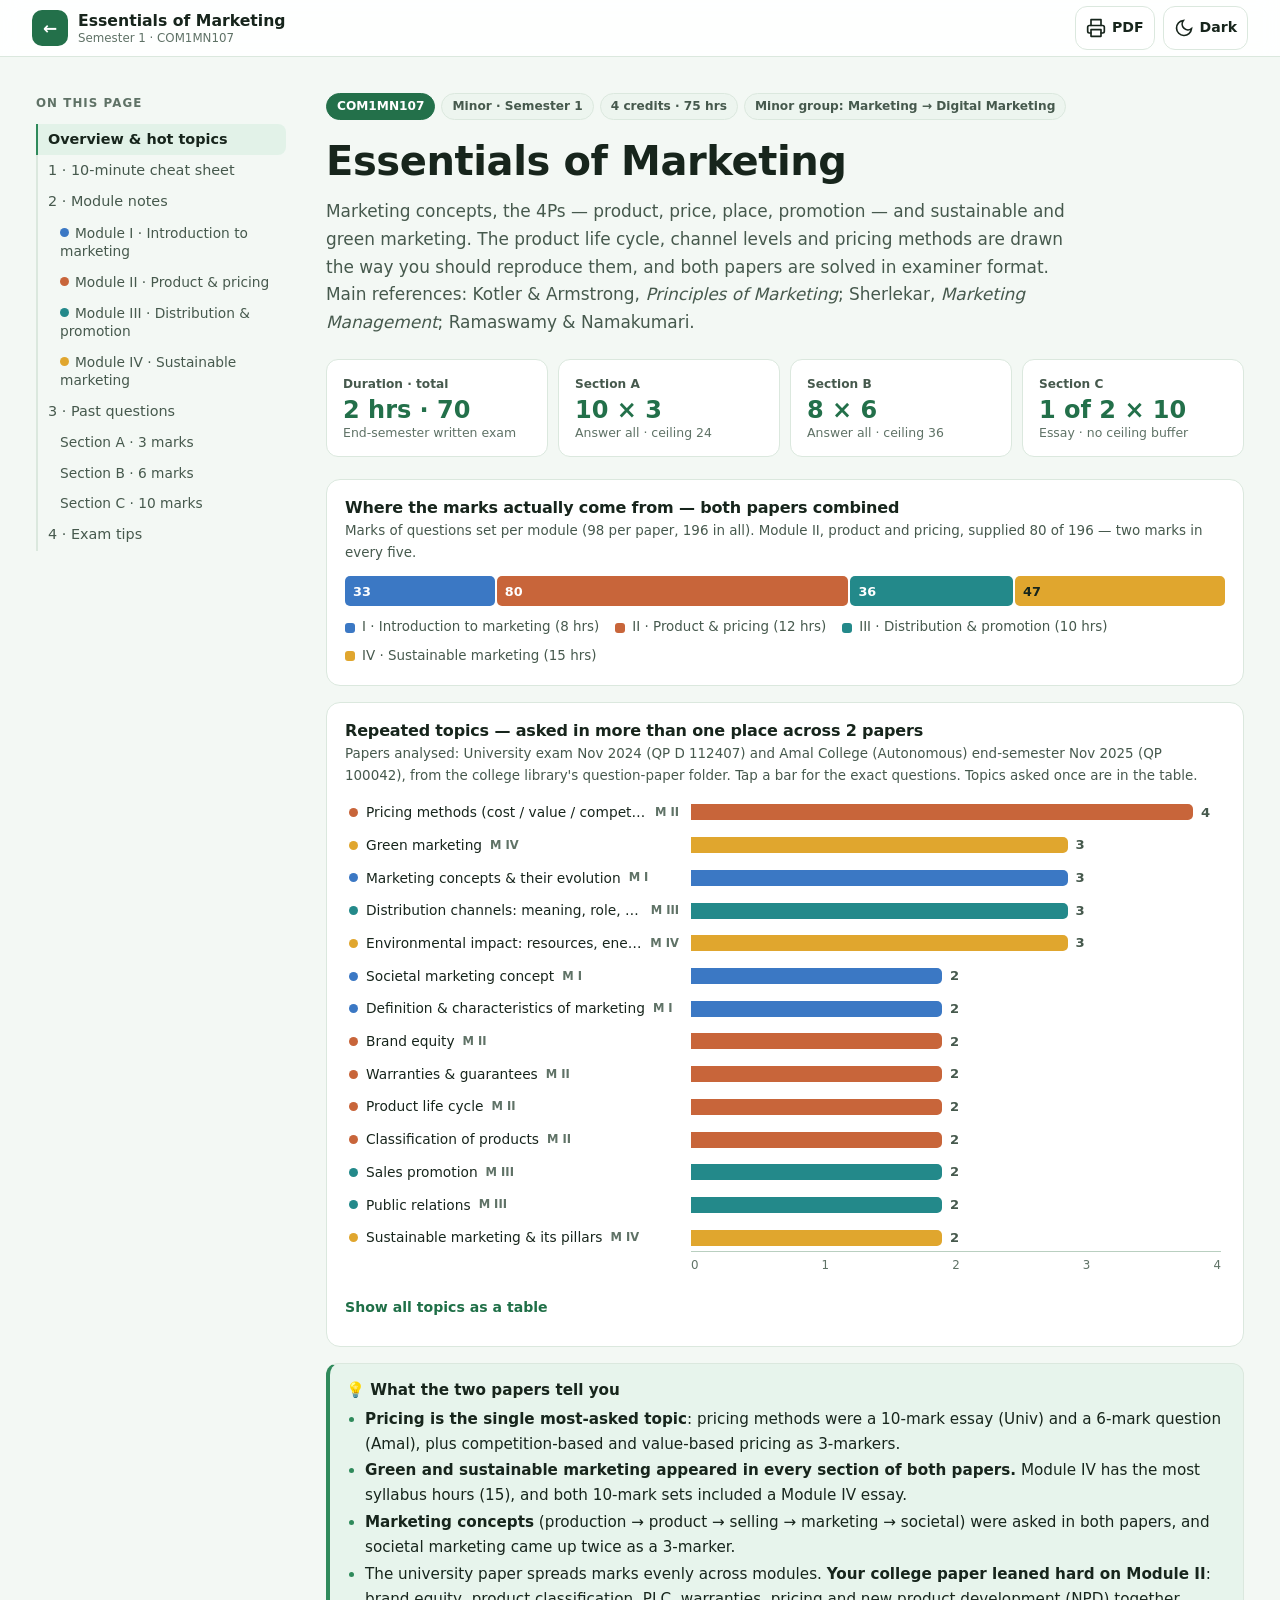
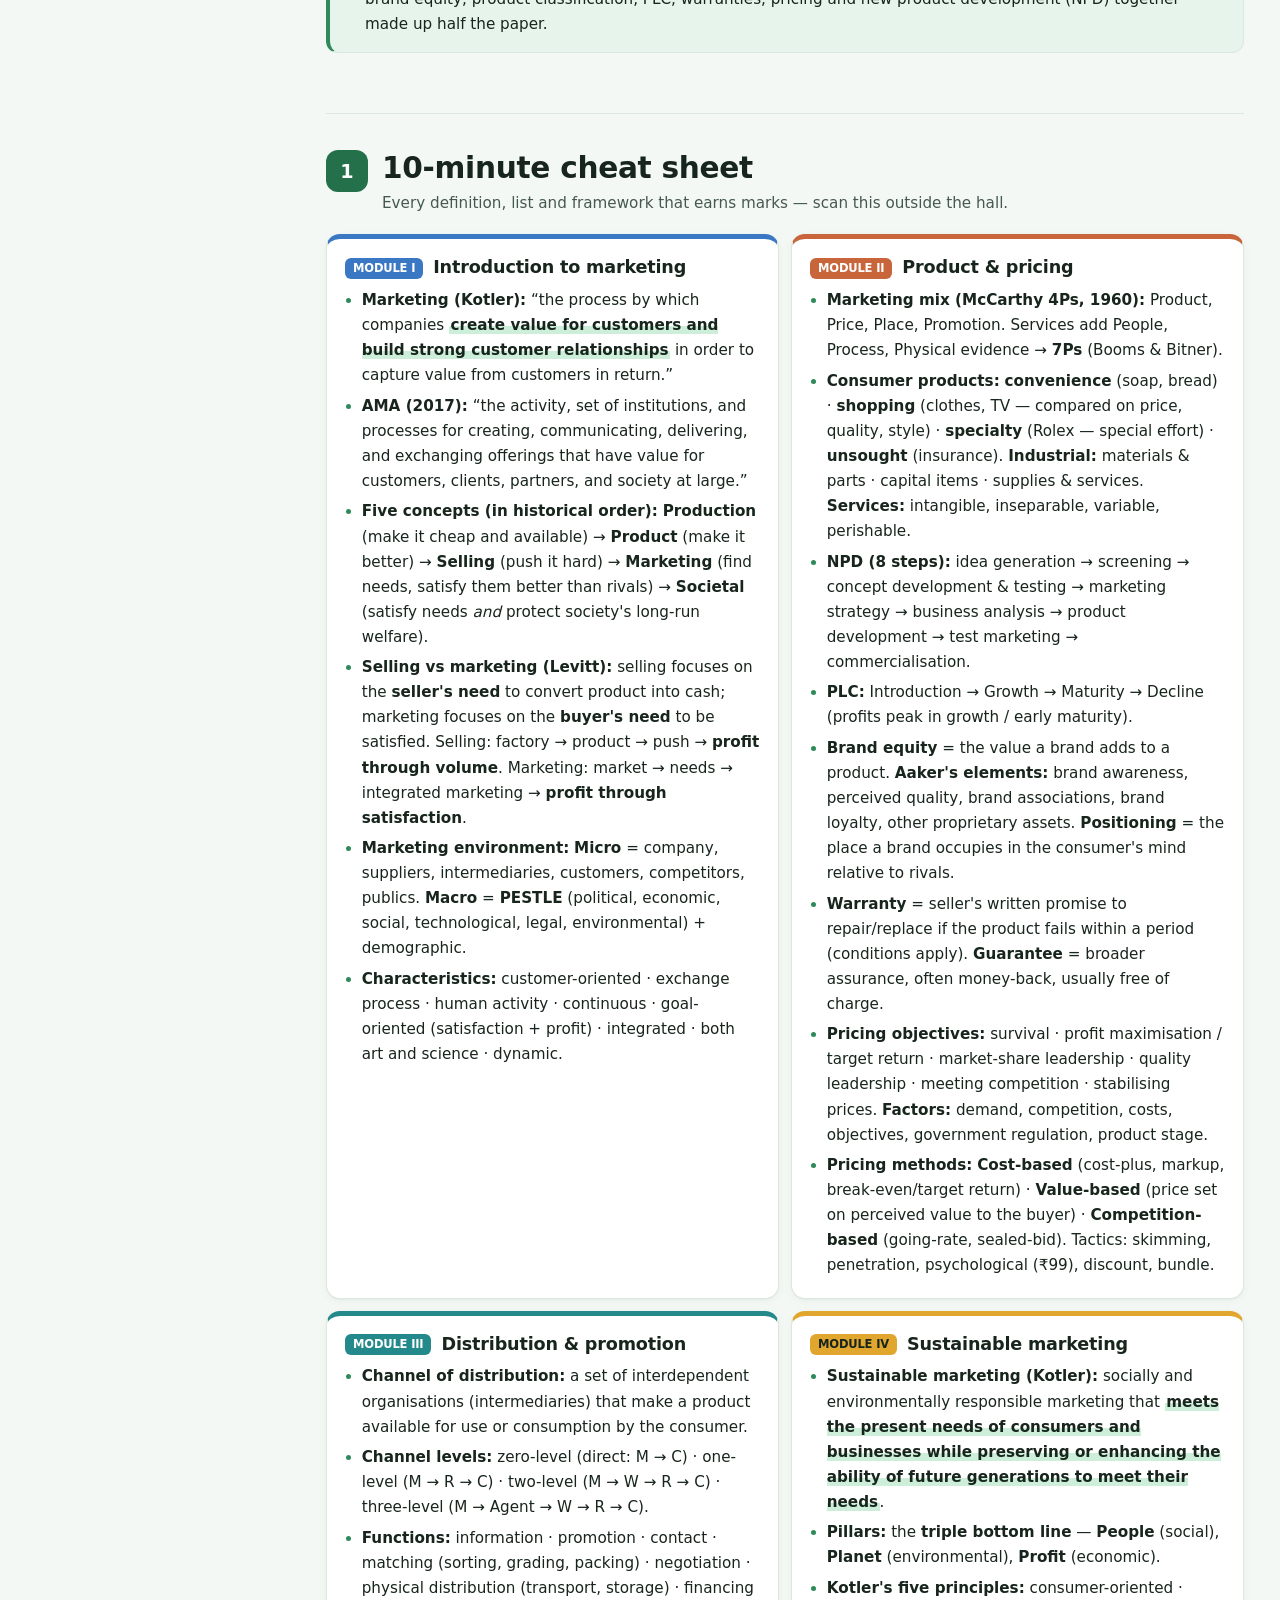
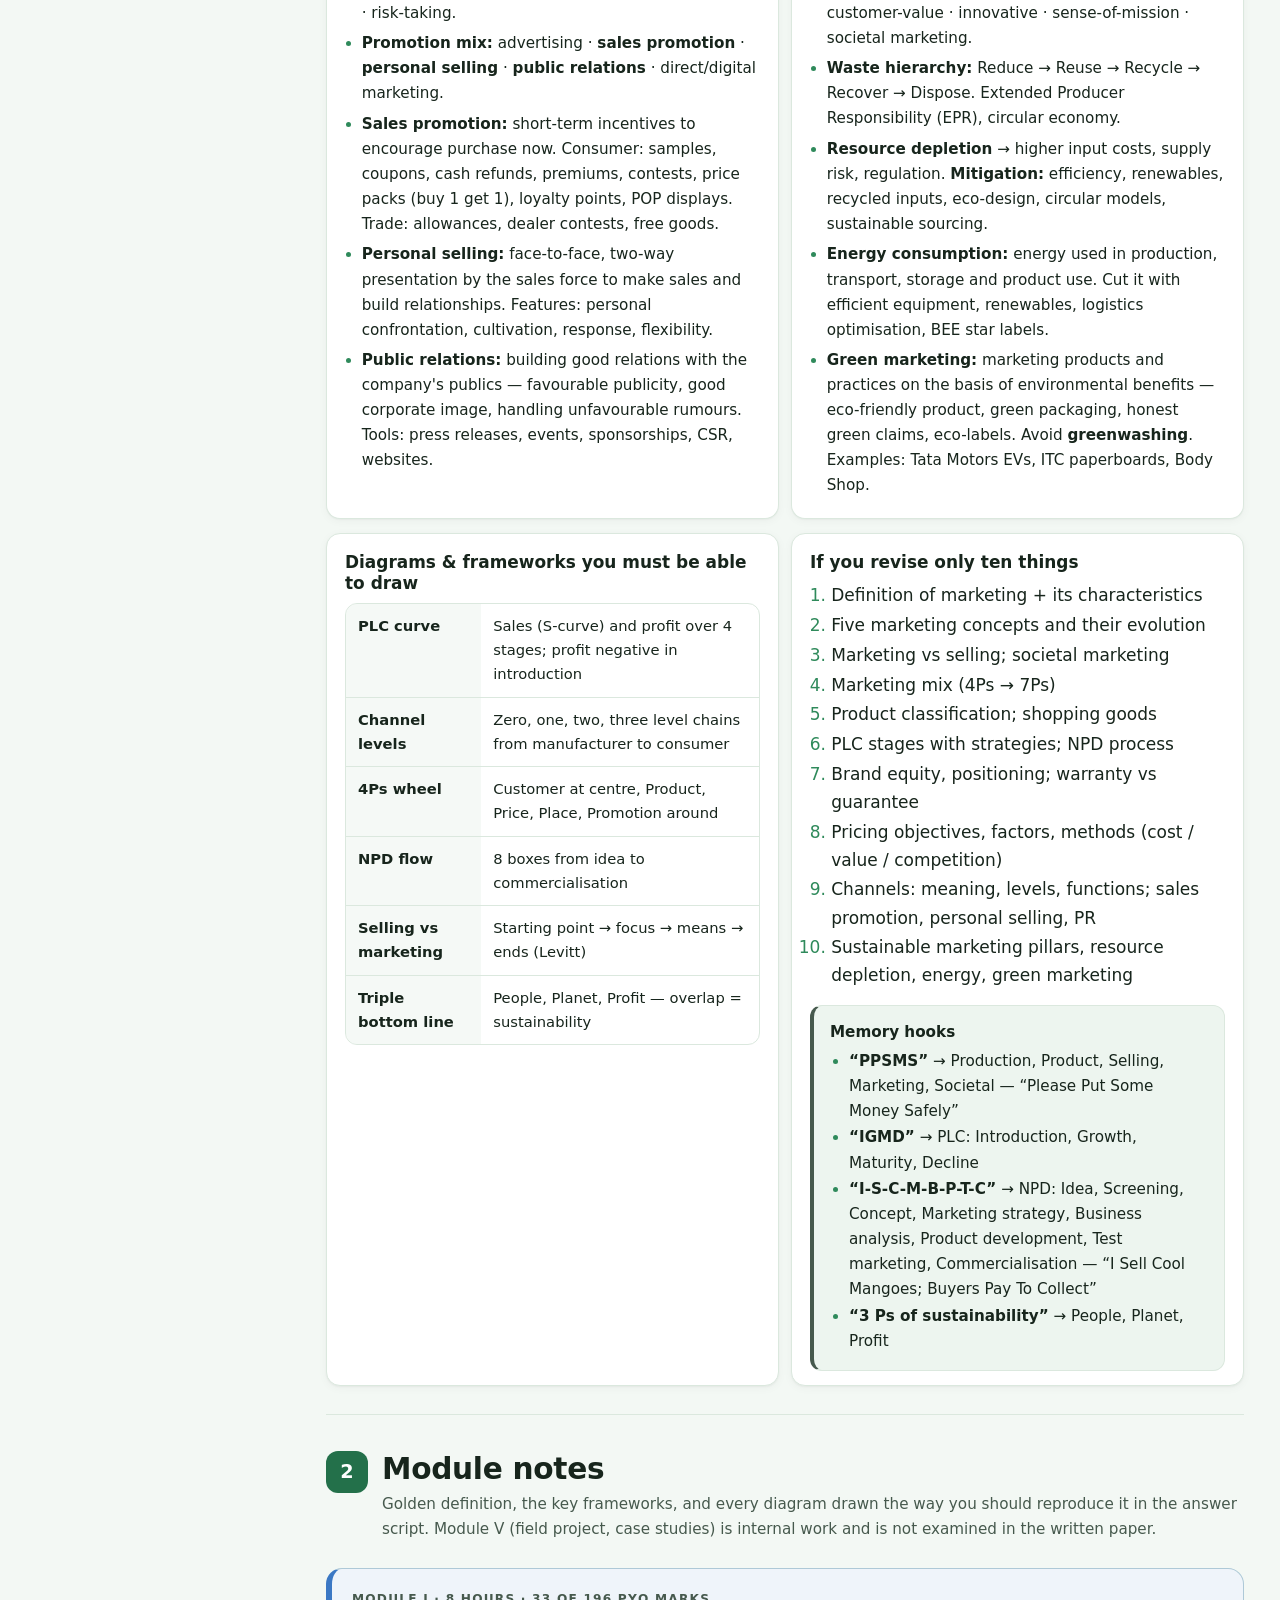
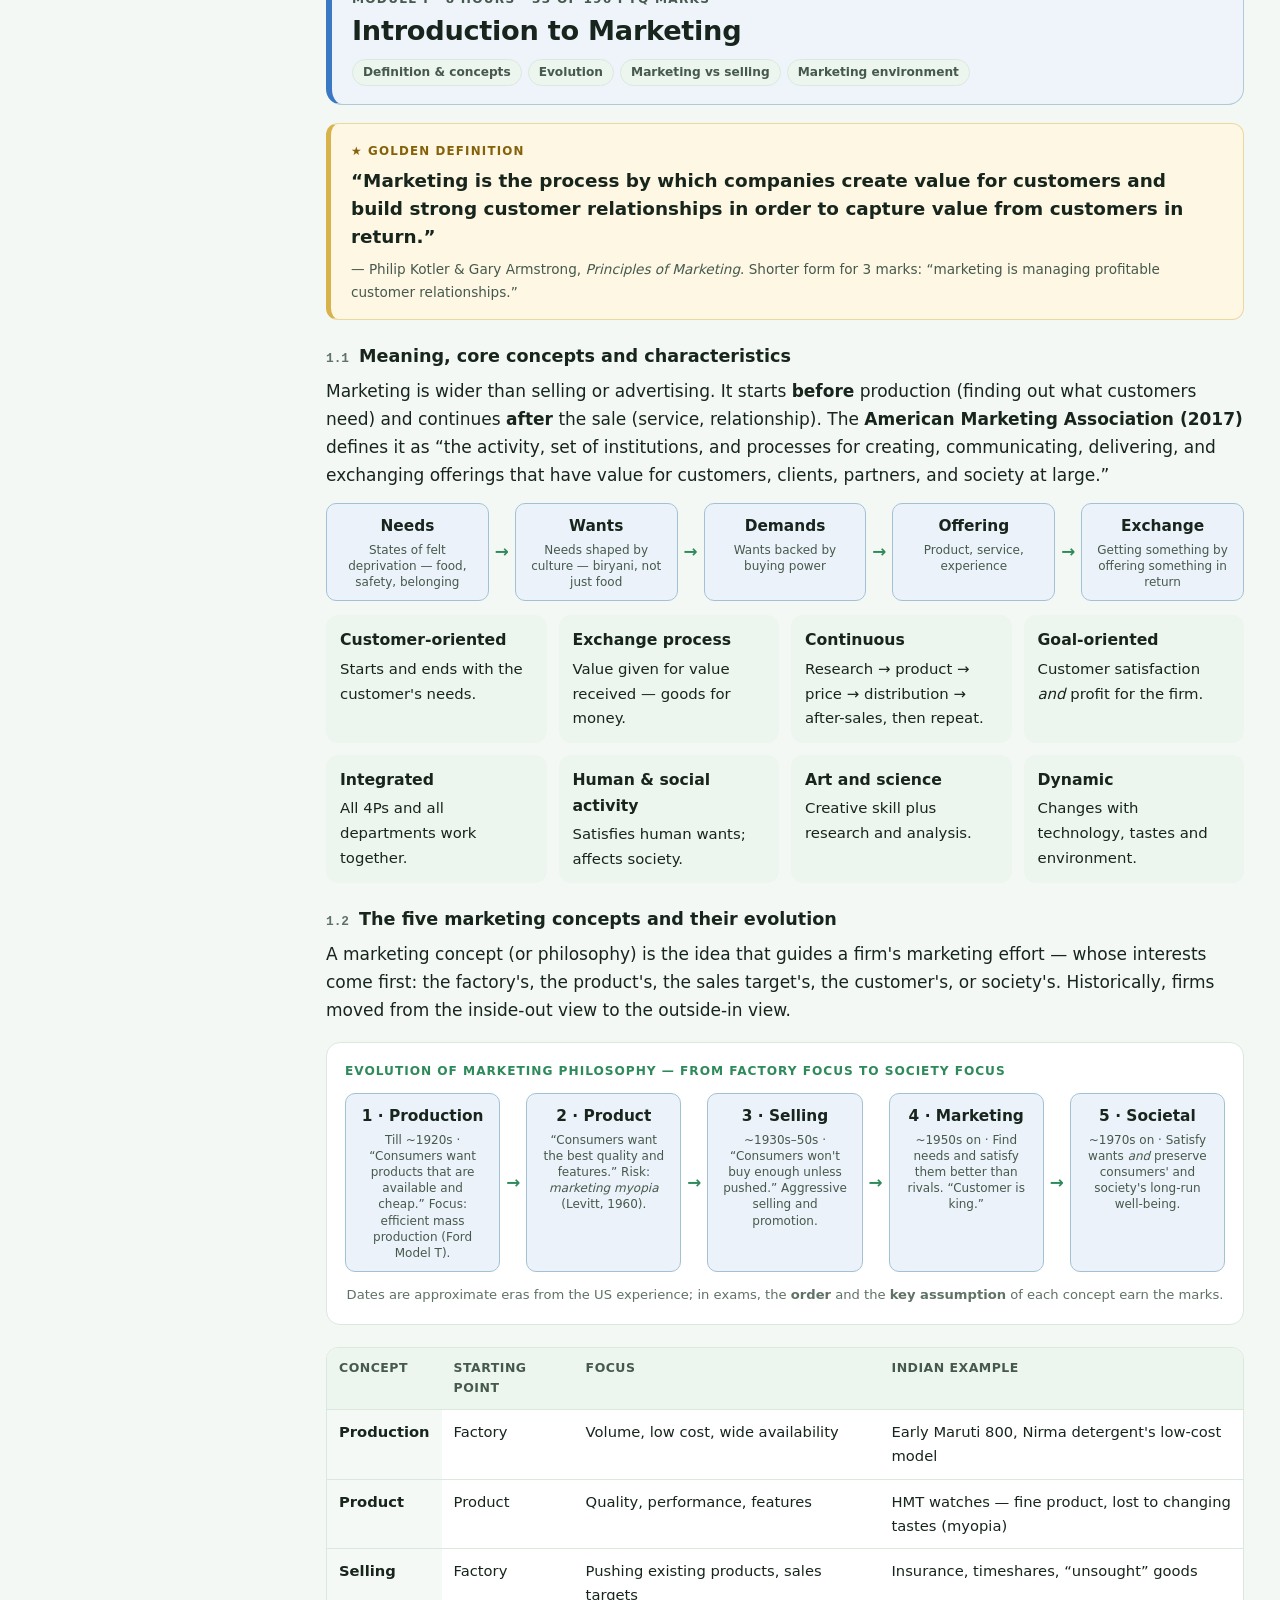
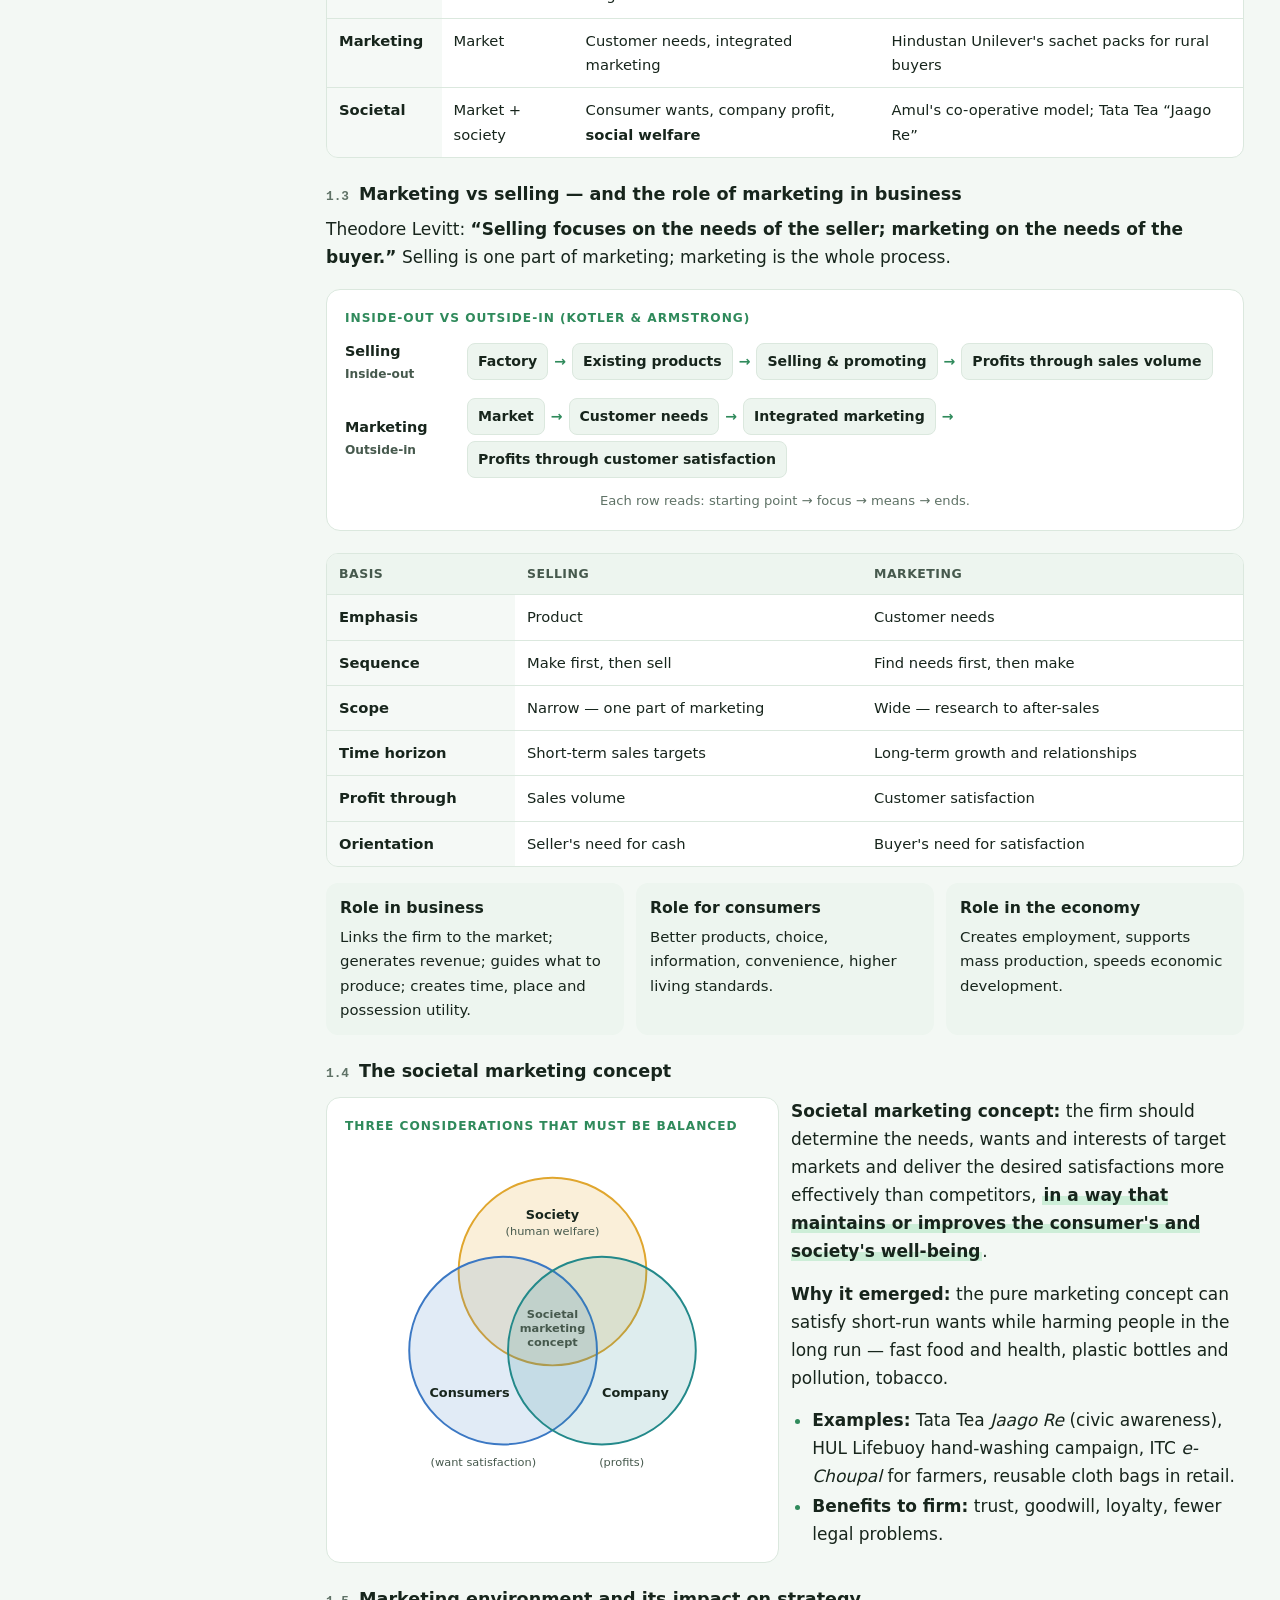
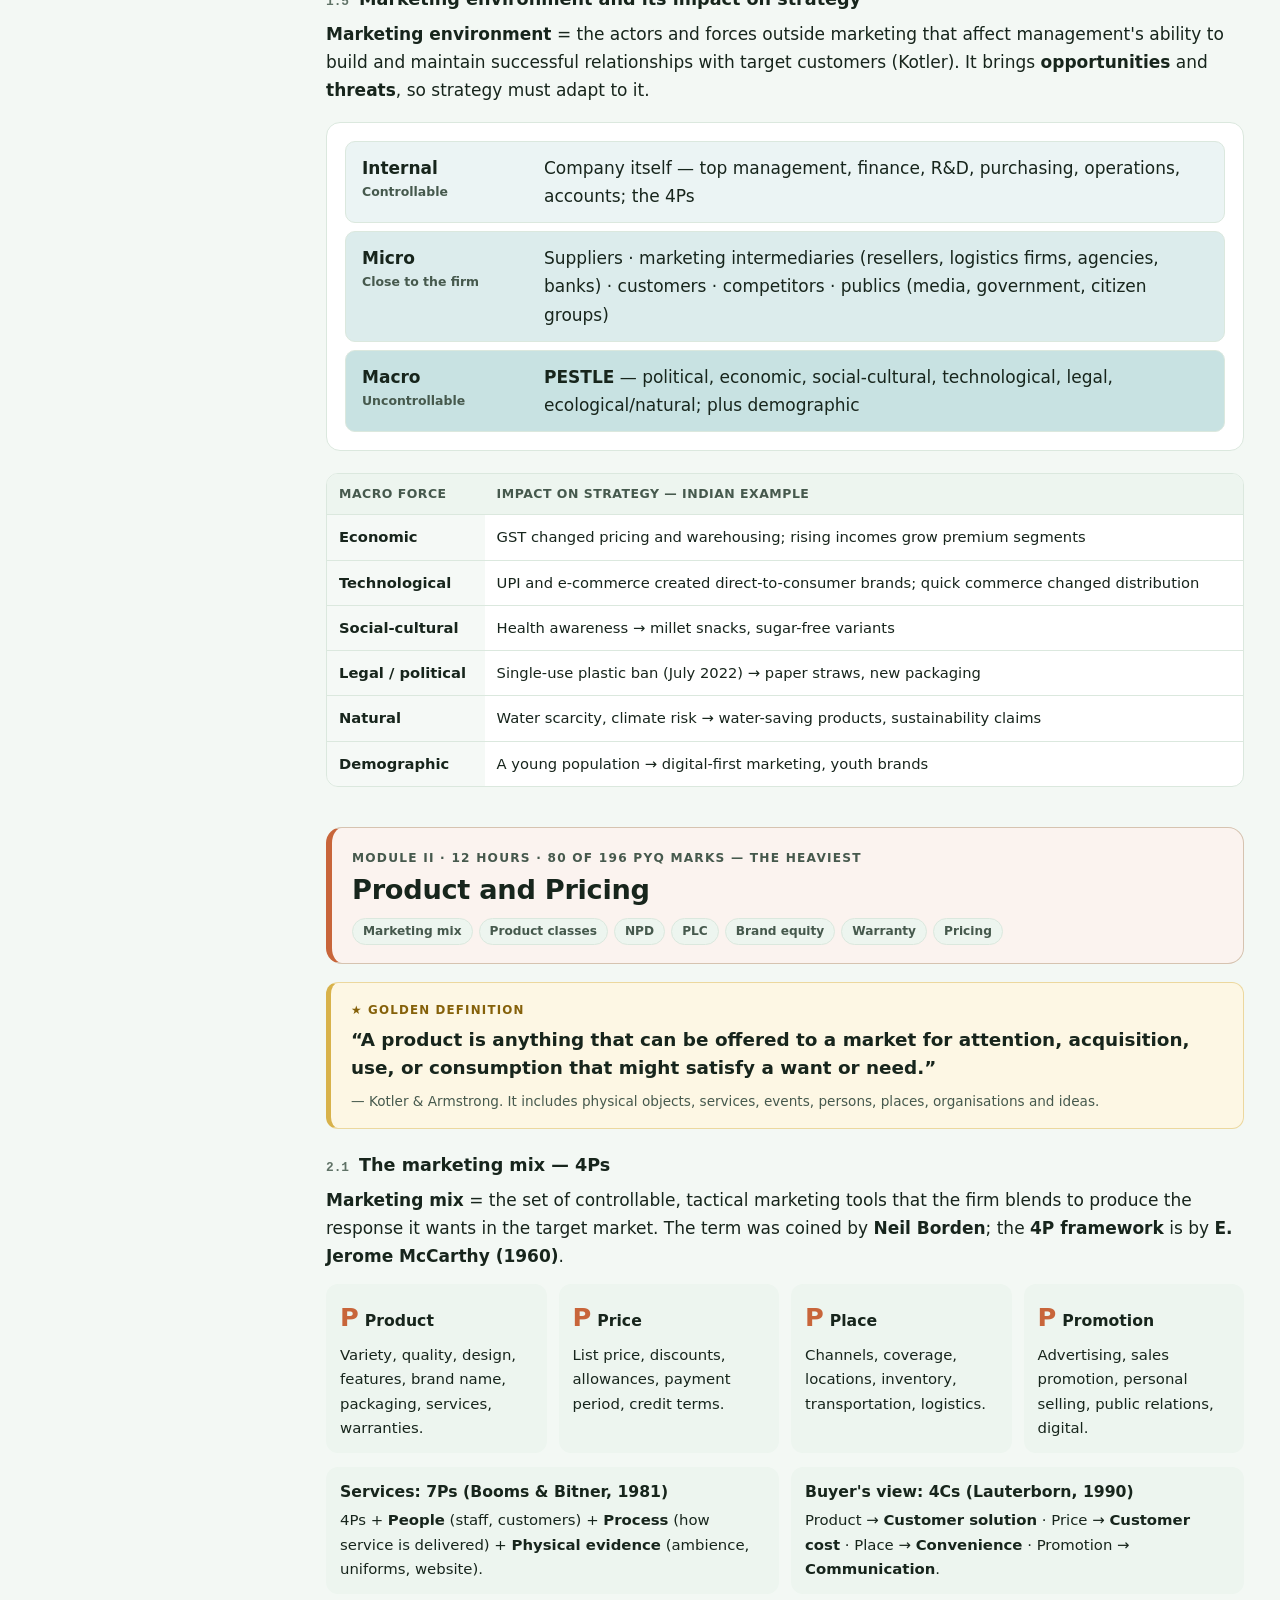
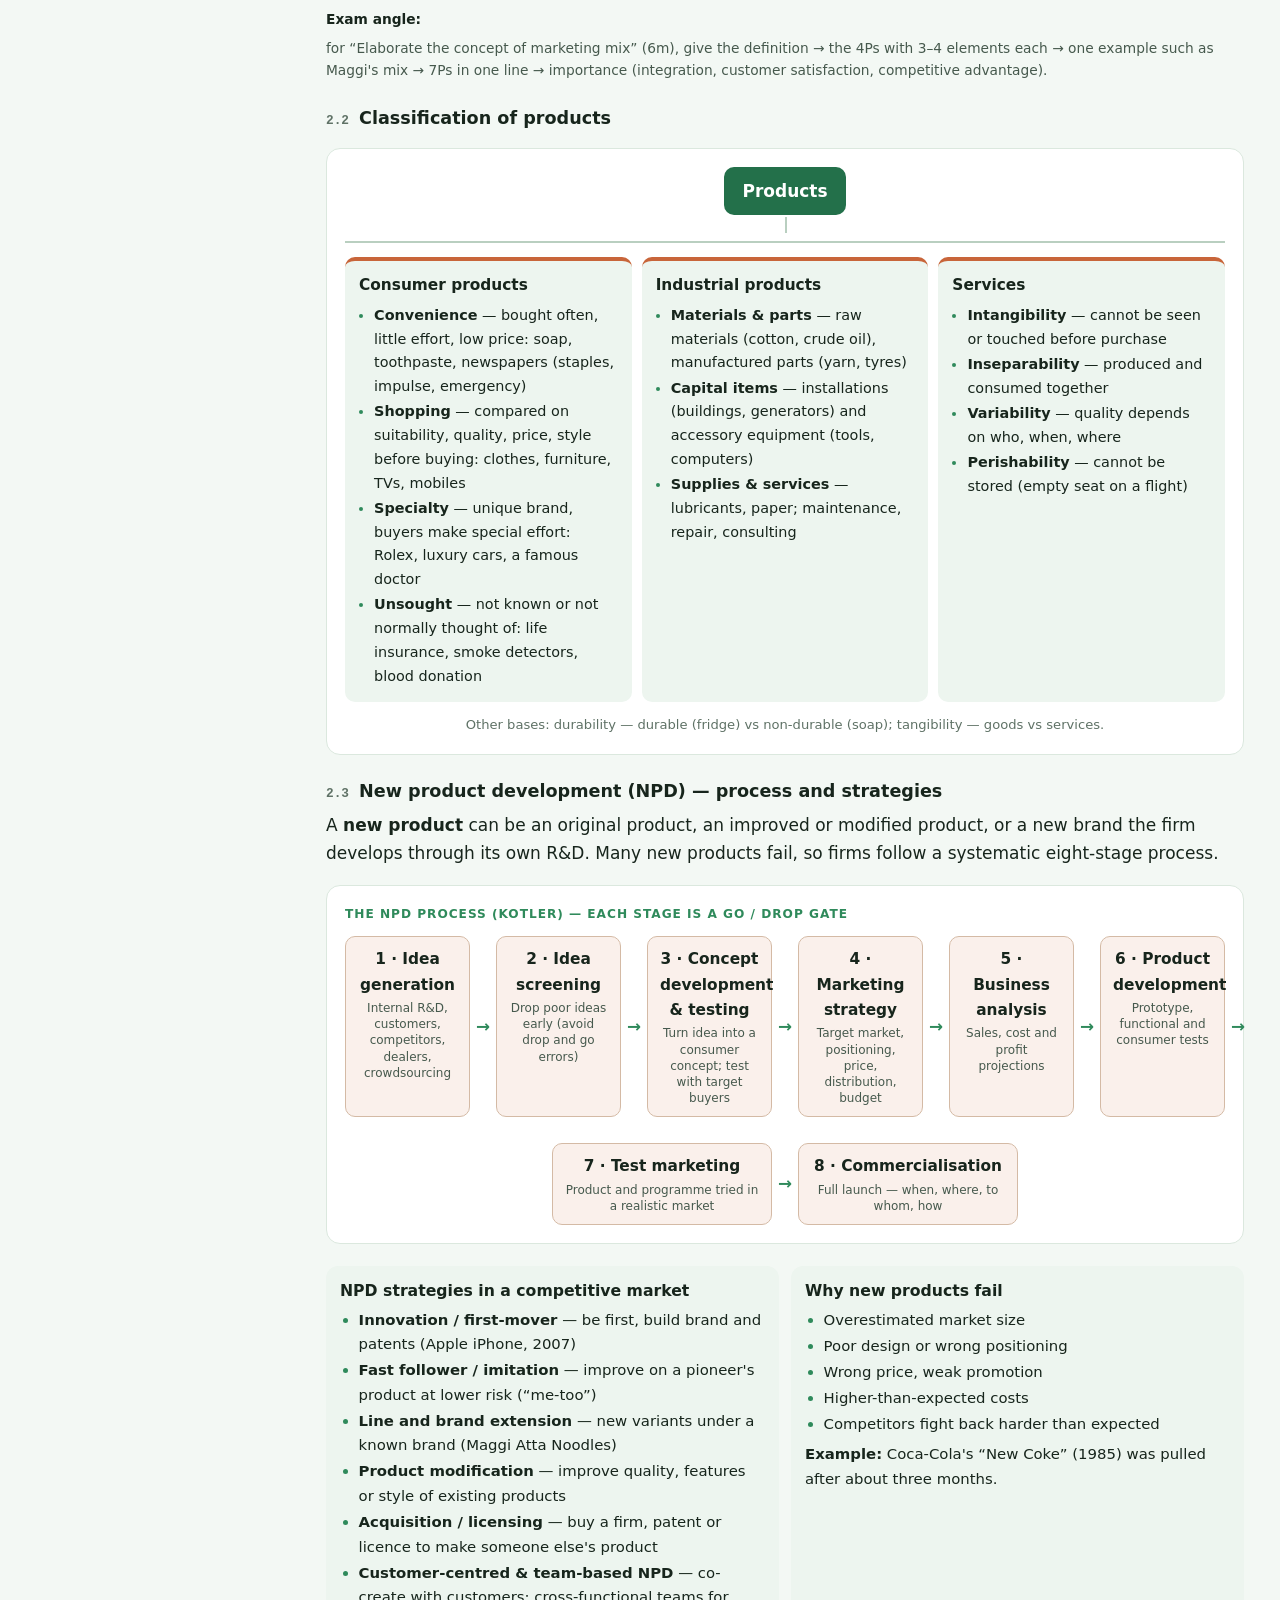
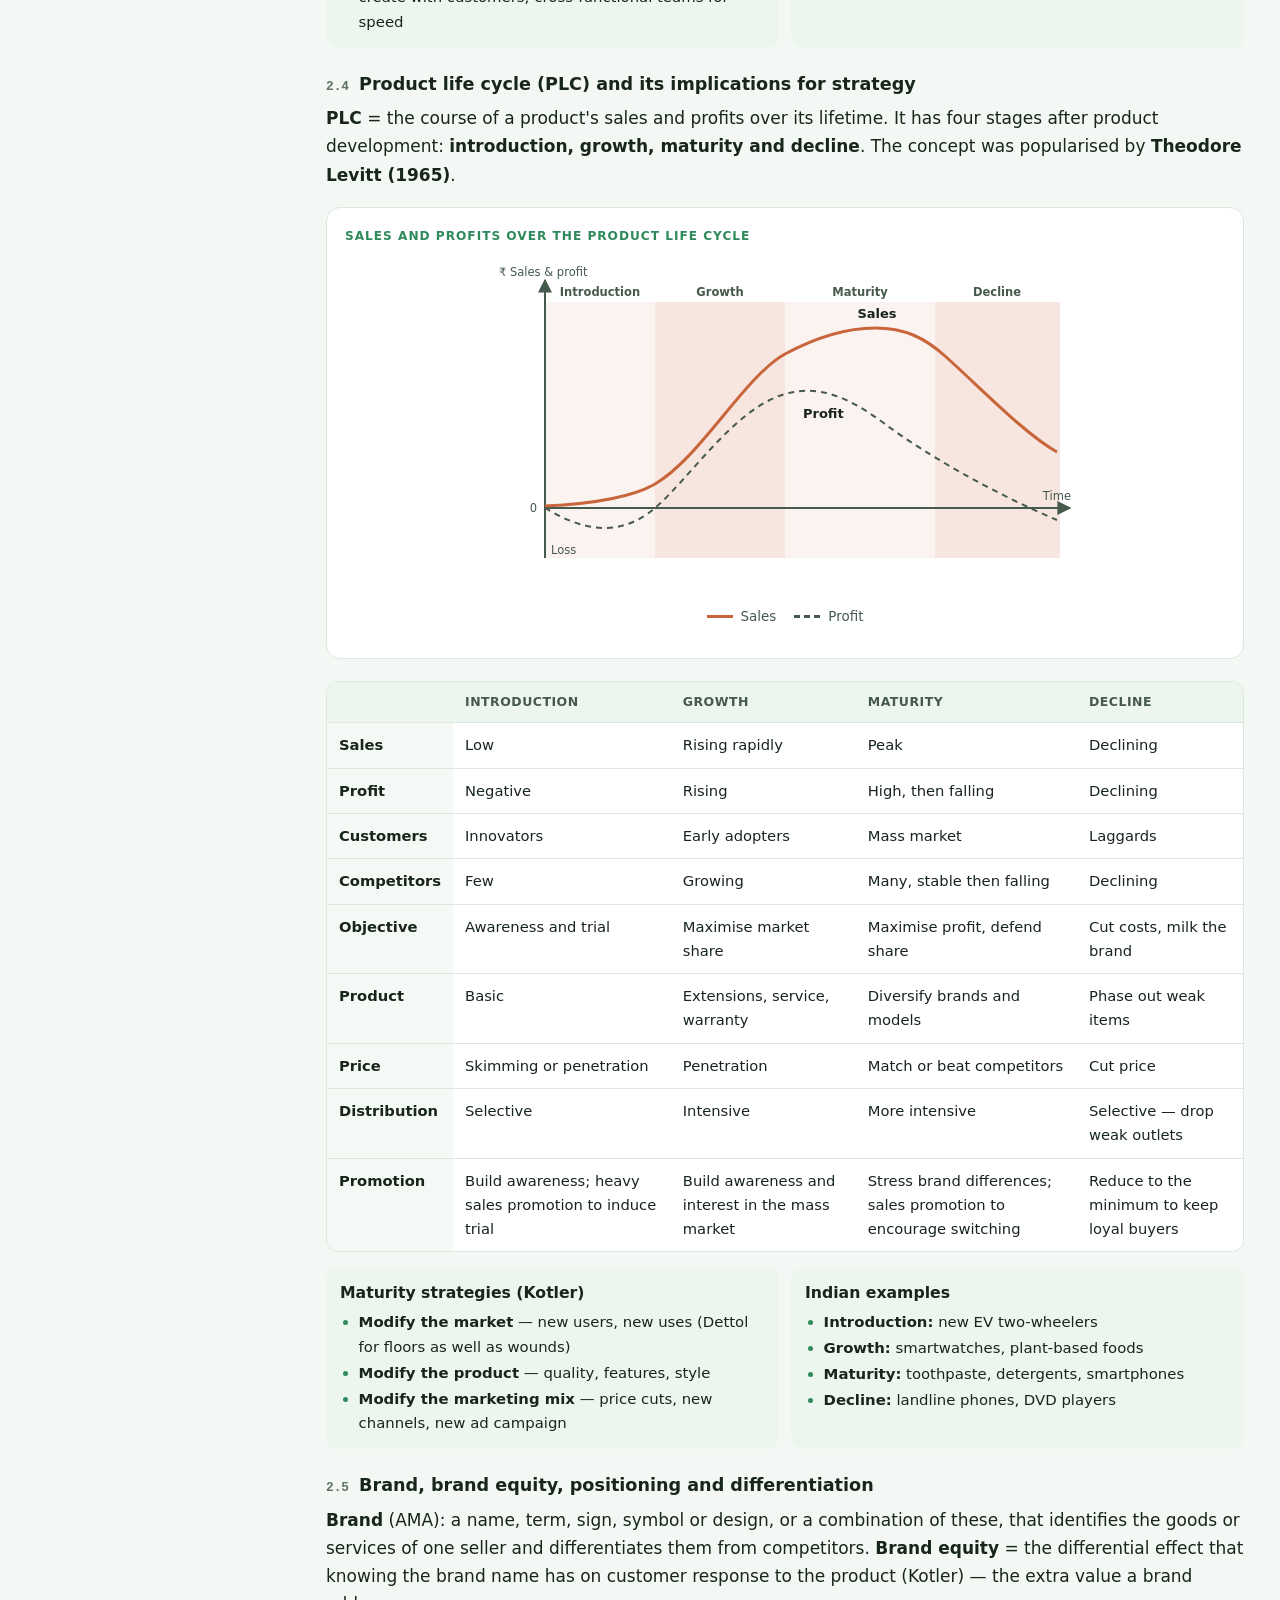
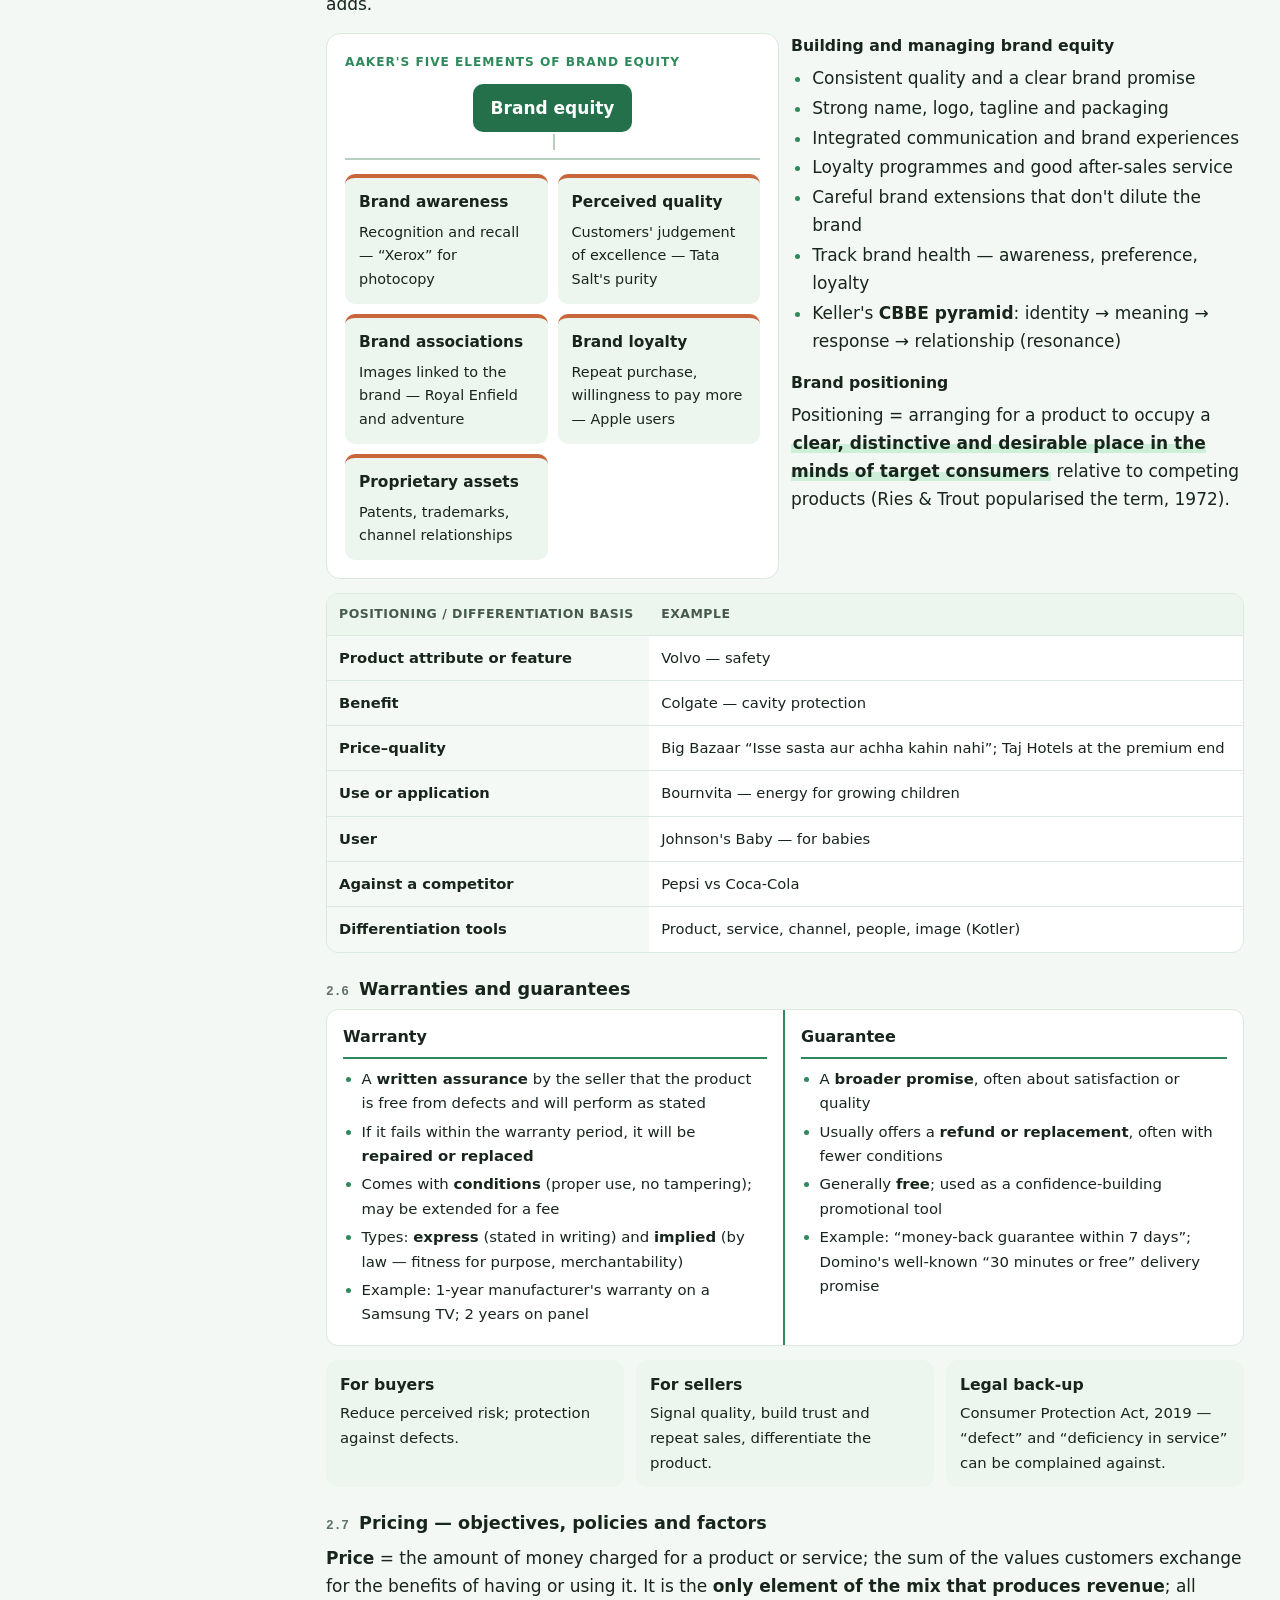
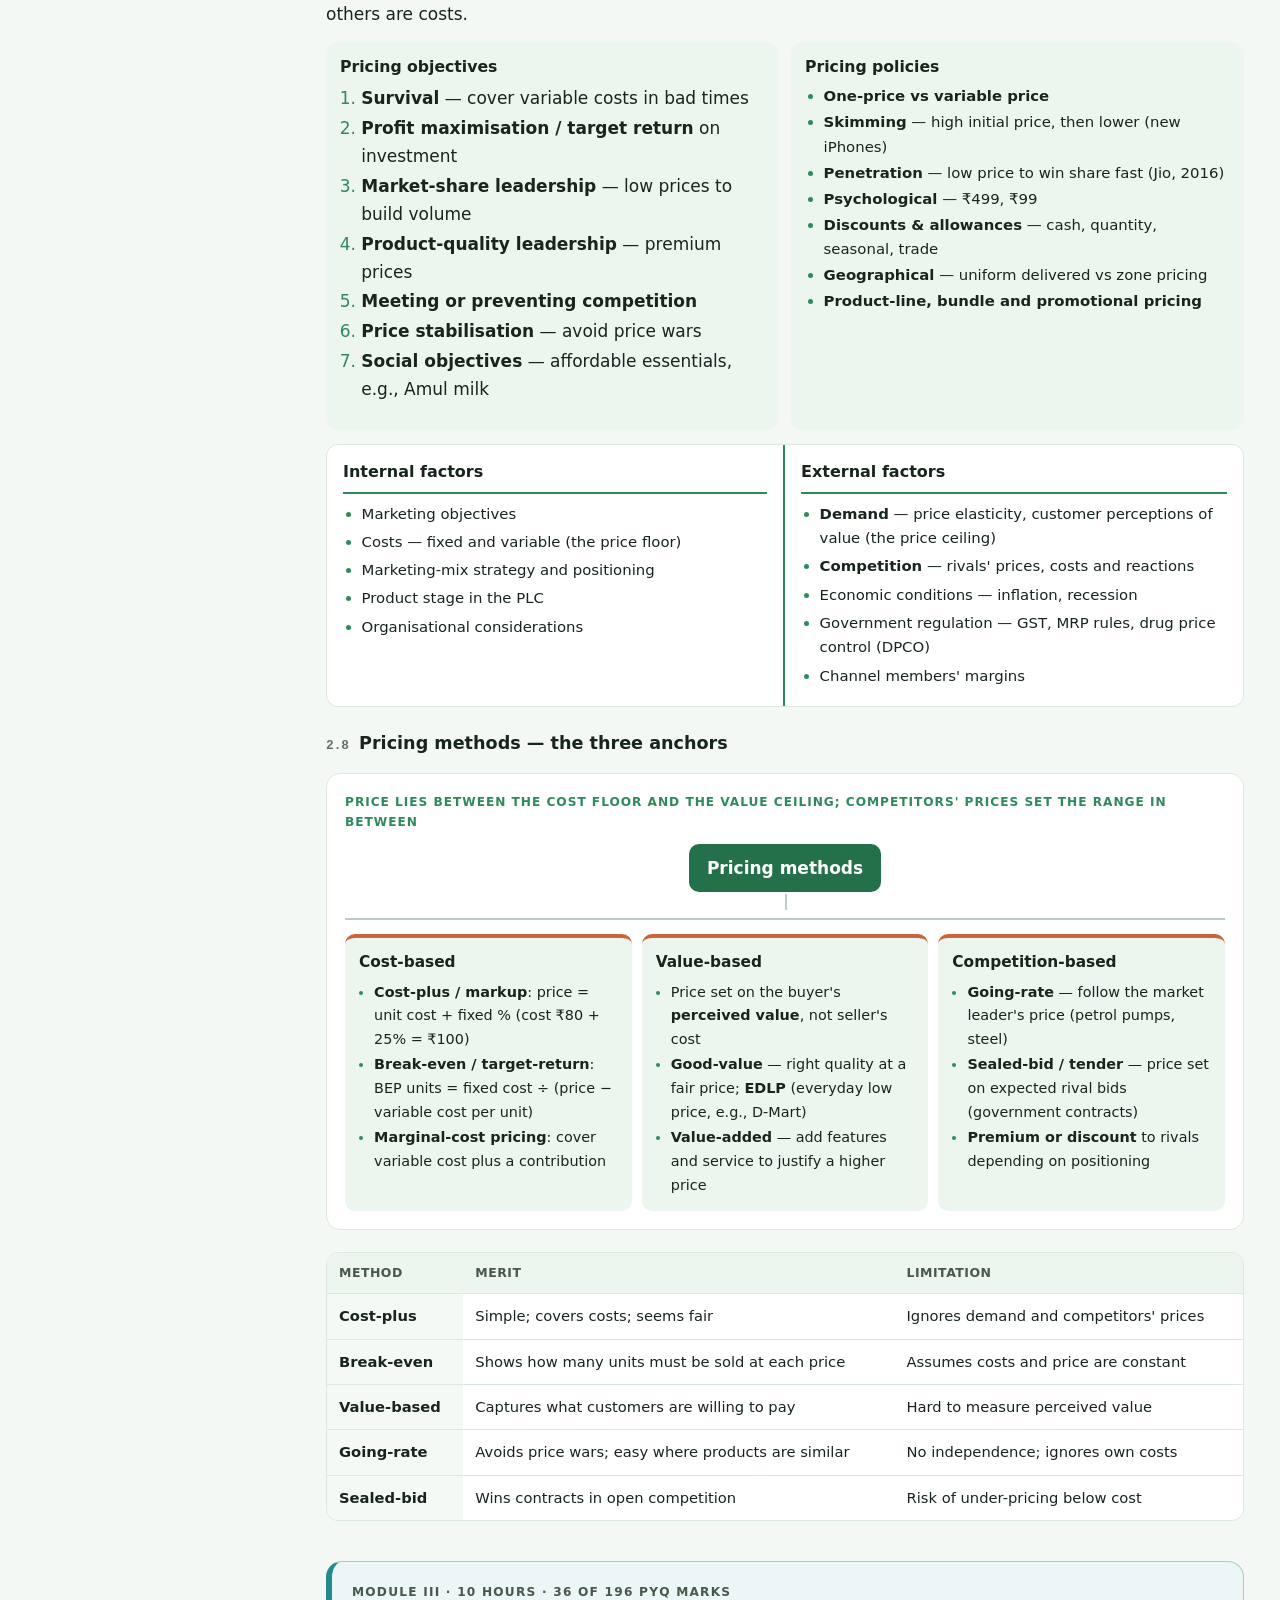
<file: semester-1/essentials-of-marketing.html>
<!doctype html>
<html lang="en">
<head>
  <meta charset="utf-8">
  <meta name="viewport" content="width=device-width, initial-scale=1, viewport-fit=cover">
  <meta name="theme-color" content="#f3f8f4">
  <title>Essentials of Marketing</title>
  <meta name="description" content="COM1MN107 Essentials of Marketing — 10-minute cheat sheet, module notes with PLC, channel-level and pricing diagrams, solved PYQs (Univ Nov 2024, Amal College Nov 2025) and exam strategy.">
  <script>try{var t=localStorage.getItem("examnotes-theme-v2");if(t==="light"||t==="dark")document.documentElement.setAttribute("data-theme",t);}catch(e){}</script>
  <link rel="stylesheet" href="../assets/css/style.css?v=3">
  <style>
    /* Marketing diagrams (inline SVG), themed with the site tokens */
    svg.diag { width: 100%; height: auto; max-width: 600px; display: block; margin: 0 auto; font-family: var(--font-sans); }
    svg.diag .axis { stroke: var(--ink-2); stroke-width: 2; fill: none; }
    svg.diag .curve { stroke: var(--mc, var(--m2)); stroke-width: 3; fill: none; }
    svg.diag .curve2 { stroke: var(--ink-2); stroke-width: 2; fill: none; stroke-dasharray: 6 5; }
    svg.diag .guide { stroke: var(--line-strong); stroke-width: 1; fill: none; stroke-dasharray: 4 4; }
    svg.diag .band { fill: color-mix(in srgb, var(--mc, var(--m2)) 8%, transparent); }
    svg.diag .band2 { fill: color-mix(in srgb, var(--mc, var(--m2)) 16%, transparent); }
    svg.diag .pt { fill: var(--ink); }
    svg.diag text { fill: var(--ink); font-size: 13px; }
    svg.diag text.small { fill: var(--ink-2); font-size: 11.5px; }
    svg.diag text.bold { font-weight: 700; }
    svg.diag .box { fill: var(--surface-2); stroke: var(--ink-2); stroke-width: 1.5; }
    svg.diag .box-acc { fill: color-mix(in srgb, var(--mc, var(--m3)) 14%, var(--surface)); stroke: var(--mc, var(--m3)); stroke-width: 1.5; }
    svg.diag .link { stroke: var(--ink-2); stroke-width: 2; fill: none; }
    svg.diag .ah-ink { fill: var(--ink-2); }
    .svg-legend { display: flex; flex-wrap: wrap; gap: 6px 18px; justify-content: center; font-size: .84rem; color: var(--ink-2); margin-top: 8px; list-style: none; padding: 0; }
    .svg-legend li { display: inline-flex; align-items: center; gap: 8px; margin: 0; }
    .svg-legend .ln { width: 26px; height: 0; border-top: 3px solid var(--m2); }
    .svg-legend .ln.dash { border-top: 3px dashed var(--ink-2); }
    svg.diag .c-a { fill: color-mix(in srgb, var(--m1) 15%, transparent); stroke: var(--m1); stroke-width: 2; }
    svg.diag .c-b { fill: color-mix(in srgb, var(--m3) 15%, transparent); stroke: var(--m3); stroke-width: 2; }
    svg.diag .c-c { fill: color-mix(in srgb, var(--m4) 18%, transparent); stroke: var(--m4); stroke-width: 2; }
    /* 2 × 2 matrices */
    .mx-wrap { display: grid; grid-template-columns: 26px 1fr; grid-template-rows: auto auto; gap: 6px; }
    .mx-y { writing-mode: vertical-rl; transform: rotate(180deg); text-align: center; font-size: .78rem; font-weight: 700; color: var(--ink-2); letter-spacing: .02em; }
    .mx-x { grid-column: 2; text-align: center; font-size: .78rem; font-weight: 700; color: var(--ink-2); letter-spacing: .02em; }
    .mx2 { display: grid; grid-template-columns: 1fr 1fr; gap: 8px; min-width: 0; }
    .mx2 > div { border: 1px solid var(--line); border-radius: 12px; padding: 12px 14px; background: var(--surface-2); min-width: 0; font-size: .9rem; }
    .mx2 > div.hi { background: color-mix(in srgb, var(--mc, var(--m2)) 14%, var(--surface)); border-color: color-mix(in srgb, var(--mc, var(--m2)) 40%, var(--line)); }
    .mx2 h5 { font-size: .95rem; margin: 0 0 4px; }
    .mx2 .ax { display: block; font-size: .74rem; color: var(--ink-2); margin-bottom: 4px; }
    .mx2 p { margin: 0; }
    .p4 .mini-card h5 .big { font-family: var(--font-serif, Georgia), serif; font-size: 1.6rem; color: var(--mc); margin-right: 6px; }
  </style>
  <link rel="icon" href="data:image/svg+xml,%3Csvg xmlns='http://www.w3.org/2000/svg' viewBox='0 0 32 32'%3E%3Crect width='32' height='32' rx='8' fill='%2323704a'/%3E%3Ctext x='16' y='22' font-family='Arial' font-weight='bold' font-size='17' fill='%23fff' text-anchor='middle'%3EN%3C/text%3E%3C/svg%3E">
</head>
<body class="has-bottom-nav">

<header class="topbar">
  <div class="topbar-inner">
    <a class="brand" href="../#semester-1" aria-label="Back to all subjects">
      <span class="brand-mark" aria-hidden="true">←</span>
      <span class="brand-text">Essentials of Marketing<small>Semester 1 · COM1MN107</small></span>
    </a>
    <span class="spacer"></span>
    <button class="icon-btn no-print" type="button" data-print aria-label="Print or save as PDF">
      <svg viewBox="0 0 24 24" fill="none" stroke="currentColor" stroke-width="2" stroke-linecap="round" stroke-linejoin="round" aria-hidden="true"><path d="M6 9V2h12v7"/><rect x="6" y="14" width="12" height="8"/><path d="M6 18H4a2 2 0 0 1-2-2v-5a2 2 0 0 1 2-2h16a2 2 0 0 1 2 2v5a2 2 0 0 1-2 2h-2"/></svg>
      <span class="hide-sm">PDF</span>
    </button>
    <button class="icon-btn" type="button" data-theme-toggle aria-label="Switch theme">
      <svg viewBox="0 0 24 24" fill="none" stroke="currentColor" stroke-width="2" stroke-linecap="round" aria-hidden="true"><path d="M21 12.8A9 9 0 1 1 11.2 3a7 7 0 0 0 9.8 9.8z"/></svg>
      <span class="label hide-sm">Dark</span>
    </button>
  </div>
</header>

<div class="page">
  <nav class="toc" aria-label="On this page">
    <div class="toc-title">On this page</div>
    <ol>
      <li><a href="#overview">Overview &amp; hot topics</a></li>
      <li><a href="#cheat-sheet">1 · 10-minute cheat sheet</a></li>
      <li><a href="#modules">2 · Module notes</a>
        <ol>
          <li><a href="#m1"><span class="dot m1"></span>Module I · Introduction to marketing</a></li>
          <li><a href="#m2"><span class="dot m2"></span>Module II · Product &amp; pricing</a></li>
          <li><a href="#m3"><span class="dot m3"></span>Module III · Distribution &amp; promotion</a></li>
          <li><a href="#m4"><span class="dot m4"></span>Module IV · Sustainable marketing</a></li>
        </ol>
      </li>
      <li><a href="#pyqs">3 · Past questions</a>
        <ol>
          <li><a href="#sec-a">Section A · 3 marks</a></li>
          <li><a href="#sec-b">Section B · 6 marks</a></li>
          <li><a href="#sec-c">Section C · 10 marks</a></li>
        </ol>
      </li>
      <li><a href="#strategy">4 · Exam tips</a></li>
    </ol>
  </nav>

  <main class="content" id="top">
    <details class="mobile-toc">
      <summary>Contents</summary>
      <ol>
        <li><a href="#overview">Overview &amp; hot topics</a></li>
        <li><a href="#cheat-sheet">10-minute cheat sheet</a></li>
        <li><a href="#m1">Module I · Introduction to marketing</a></li>
        <li><a href="#m2">Module II · Product &amp; pricing</a></li>
        <li><a href="#m3">Module III · Distribution &amp; promotion</a></li>
        <li><a href="#m4">Module IV · Sustainable marketing</a></li>
        <li><a href="#sec-a">Past questions · 3 marks</a></li>
        <li><a href="#sec-b">Past questions · 6 marks</a></li>
        <li><a href="#sec-c">Past questions · 10 marks</a></li>
        <li><a href="#strategy">Exam tips</a></li>
      </ol>
    </details>

    <!-- ===================== OVERVIEW ===================== -->
    <section class="s-hero" id="overview">
      <div class="chips">
        <span class="chip dark">COM1MN107</span>
        <span class="chip">Minor · Semester 1</span>
        <span class="chip">4 credits · 75 hrs</span>
        <span class="chip">Minor group: Marketing → Digital Marketing</span>
      </div>
      <h1>Essentials of Marketing</h1>
      <p class="lede">Marketing concepts, the 4Ps — product, price, place, promotion — and sustainable and green marketing. The product life cycle, channel levels and pricing methods are drawn the way you should reproduce them, and both papers are solved in examiner format. Main references: Kotler &amp; Armstrong, <em>Principles of Marketing</em>; Sherlekar, <em>Marketing Management</em>; Ramaswamy &amp; Namakumari.</p>

      <div class="stat-grid" aria-label="Exam pattern">
        <div class="stat"><div class="label">Duration · total</div><div class="value">2 hrs · 70</div><div class="sub">End-semester written exam</div></div>
        <div class="stat"><div class="label">Section A</div><div class="value">10 × 3</div><div class="sub">Answer all · ceiling 24</div></div>
        <div class="stat"><div class="label">Section B</div><div class="value">8 × 6</div><div class="sub">Answer all · ceiling 36</div></div>
        <div class="stat"><div class="label">Section C</div><div class="value">1 of 2 × 10</div><div class="sub">Essay · no ceiling buffer</div></div>
      </div>

      <div class="chart-card">
        <h3>Where the marks actually come from — both papers combined</h3>
        <div class="chart-sub">Marks of questions set per module (98 per paper, 196 in all). Module II, product and pricing, supplied 80 of 196 — two marks in every five.</div>
        <div class="segbar" role="img" aria-label="Module I 33 marks, Module II 80, Module III 36, Module IV 47">
          <div class="segbar-part m1 fill-mc" style="flex:33" tabindex="0" data-tip="<b>Module I · Introduction to marketing</b><br>33 marks set · syllabus 8 hrs<br>Univ 2024: 18 · Amal 2025: 15">33</div>
          <div class="segbar-part m2 fill-mc" style="flex:80" tabindex="0" data-tip="<b>Module II · Product &amp; pricing</b><br>80 marks set · syllabus 12 hrs<br>Univ 2024: 31 · Amal 2025: 49">80</div>
          <div class="segbar-part m3 fill-mc" style="flex:36" tabindex="0" data-tip="<b>Module III · Distribution &amp; promotion</b><br>36 marks set · syllabus 10 hrs<br>Univ 2024: 21 · Amal 2025: 15">36</div>
          <div class="segbar-part m4 fill-mc" style="flex:47" tabindex="0" data-tip="<b>Module IV · Sustainable marketing</b><br>47 marks set · syllabus 15 hrs<br>Univ 2024: 28 · Amal 2025: 19">47</div>
        </div>
        <ul class="legend">
          <li class="m1"><span class="sw"></span>I · Introduction to marketing (8 hrs)</li>
          <li class="m2"><span class="sw"></span>II · Product &amp; pricing (12 hrs)</li>
          <li class="m3"><span class="sw"></span>III · Distribution &amp; promotion (10 hrs)</li>
          <li class="m4"><span class="sw"></span>IV · Sustainable marketing (15 hrs)</li>
        </ul>
      </div>

      <div class="chart-card">
        <h3>Repeated topics — asked in more than one place across 2 papers</h3>
        <div class="chart-sub">Papers analysed: University exam Nov 2024 (QP D 112407) and Amal College (Autonomous) end-semester Nov 2025 (QP 100042), from the college library's question-paper folder. Tap a bar for the exact questions. Topics asked once are in the table.</div>
        <div class="hbar-chart" role="list">
          <div class="hbar-row m2" role="listitem" tabindex="0" aria-label="Pricing methods (cost / value / competition-based), Module II, asked 4 times" data-tip="&lt;b&gt;Pricing methods (cost / value / competition-based)&lt;/b&gt;&lt;br&gt;Module II · asked 4×&lt;br&gt;Univ 2024 Q5 (3m)&lt;br&gt;Univ 2024 Q19 (10m)&lt;br&gt;Amal 2025 Q9 (3m)&lt;br&gt;Amal 2025 Q17 (6m)"><span class="hbar-label"><span class="dot"></span><span class="t">Pricing methods (cost / value / competition-based)</span><span class="mtxt">M II</span></span><span class="hbar-track"><span class="hbar-fill" style="width:calc(4/4 * (100% - 28px))"></span><span class="hbar-val">4</span></span></div>
          <div class="hbar-row m4" role="listitem" tabindex="0" aria-label="Green marketing, Module IV, asked 3 times" data-tip="&lt;b&gt;Green marketing&lt;/b&gt;&lt;br&gt;Module IV · asked 3×&lt;br&gt;Univ 2024 Q18 (6m)&lt;br&gt;Univ 2024 Q20 (10m)&lt;br&gt;Amal 2025 Q7 (3m)"><span class="hbar-label"><span class="dot"></span><span class="t">Green marketing</span><span class="mtxt">M IV</span></span><span class="hbar-track"><span class="hbar-fill" style="width:calc(3/4 * (100% - 28px))"></span><span class="hbar-val">3</span></span></div>
          <div class="hbar-row m1" role="listitem" tabindex="0" aria-label="Marketing concepts &amp; their evolution, Module I, asked 3 times" data-tip="&lt;b&gt;Marketing concepts &amp;amp; their evolution&lt;/b&gt;&lt;br&gt;Module I · asked 3×&lt;br&gt;Univ 2024 Q11 (6m)&lt;br&gt;Amal 2025 Q2 (3m)&lt;br&gt;Amal 2025 Q11 (6m)"><span class="hbar-label"><span class="dot"></span><span class="t">Marketing concepts &amp; their evolution</span><span class="mtxt">M I</span></span><span class="hbar-track"><span class="hbar-fill" style="width:calc(3/4 * (100% - 28px))"></span><span class="hbar-val">3</span></span></div>
          <div class="hbar-row m3" role="listitem" tabindex="0" aria-label="Distribution channels: meaning, role, functions, Module III, asked 3 times" data-tip="&lt;b&gt;Distribution channels: meaning, role, functions&lt;/b&gt;&lt;br&gt;Module III · asked 3×&lt;br&gt;Univ 2024 Q6 (3m)&lt;br&gt;Univ 2024 Q15 (6m)&lt;br&gt;Amal 2025 Q13 (6m)"><span class="hbar-label"><span class="dot"></span><span class="t">Distribution channels: meaning, role, functions</span><span class="mtxt">M III</span></span><span class="hbar-track"><span class="hbar-fill" style="width:calc(3/4 * (100% - 28px))"></span><span class="hbar-val">3</span></span></div>
          <div class="hbar-row m4" role="listitem" tabindex="0" aria-label="Environmental impact: resources, energy, waste, Module IV, asked 3 times" data-tip="&lt;b&gt;Environmental impact: resources, energy, waste&lt;/b&gt;&lt;br&gt;Module IV · asked 3×&lt;br&gt;Univ 2024 Q10 (3m)&lt;br&gt;Univ 2024 Q17 (6m)&lt;br&gt;Amal 2025 Q20 (10m)"><span class="hbar-label"><span class="dot"></span><span class="t">Environmental impact: resources, energy, waste</span><span class="mtxt">M IV</span></span><span class="hbar-track"><span class="hbar-fill" style="width:calc(3/4 * (100% - 28px))"></span><span class="hbar-val">3</span></span></div>
          <div class="hbar-row m1" role="listitem" tabindex="0" aria-label="Societal marketing concept, Module I, asked 2 times" data-tip="&lt;b&gt;Societal marketing concept&lt;/b&gt;&lt;br&gt;Module I · asked 2×&lt;br&gt;Univ 2024 Q1 (3m)&lt;br&gt;Amal 2025 Q10 (3m)"><span class="hbar-label"><span class="dot"></span><span class="t">Societal marketing concept</span><span class="mtxt">M I</span></span><span class="hbar-track"><span class="hbar-fill" style="width:calc(2/4 * (100% - 28px))"></span><span class="hbar-val">2</span></span></div>
          <div class="hbar-row m1" role="listitem" tabindex="0" aria-label="Definition &amp; characteristics of marketing, Module I, asked 2 times" data-tip="&lt;b&gt;Definition &amp;amp; characteristics of marketing&lt;/b&gt;&lt;br&gt;Module I · asked 2×&lt;br&gt;Univ 2024 Q12 (6m)&lt;br&gt;Amal 2025 Q1 (3m)"><span class="hbar-label"><span class="dot"></span><span class="t">Definition &amp; characteristics of marketing</span><span class="mtxt">M I</span></span><span class="hbar-track"><span class="hbar-fill" style="width:calc(2/4 * (100% - 28px))"></span><span class="hbar-val">2</span></span></div>
          <div class="hbar-row m2" role="listitem" tabindex="0" aria-label="Brand equity, Module II, asked 2 times" data-tip="&lt;b&gt;Brand equity&lt;/b&gt;&lt;br&gt;Module II · asked 2×&lt;br&gt;Univ 2024 Q14 (6m)&lt;br&gt;Amal 2025 Q3 (3m)"><span class="hbar-label"><span class="dot"></span><span class="t">Brand equity</span><span class="mtxt">M II</span></span><span class="hbar-track"><span class="hbar-fill" style="width:calc(2/4 * (100% - 28px))"></span><span class="hbar-val">2</span></span></div>
          <div class="hbar-row m2" role="listitem" tabindex="0" aria-label="Warranties &amp; guarantees, Module II, asked 2 times" data-tip="&lt;b&gt;Warranties &amp;amp; guarantees&lt;/b&gt;&lt;br&gt;Module II · asked 2×&lt;br&gt;Univ 2024 Q4 (3m)&lt;br&gt;Amal 2025 Q15 (6m)"><span class="hbar-label"><span class="dot"></span><span class="t">Warranties &amp; guarantees</span><span class="mtxt">M II</span></span><span class="hbar-track"><span class="hbar-fill" style="width:calc(2/4 * (100% - 28px))"></span><span class="hbar-val">2</span></span></div>
          <div class="hbar-row m2" role="listitem" tabindex="0" aria-label="Product life cycle, Module II, asked 2 times" data-tip="&lt;b&gt;Product life cycle&lt;/b&gt;&lt;br&gt;Module II · asked 2×&lt;br&gt;Amal 2025 Q8 (3m)&lt;br&gt;Amal 2025 Q18 (6m)"><span class="hbar-label"><span class="dot"></span><span class="t">Product life cycle</span><span class="mtxt">M II</span></span><span class="hbar-track"><span class="hbar-fill" style="width:calc(2/4 * (100% - 28px))"></span><span class="hbar-val">2</span></span></div>
          <div class="hbar-row m2" role="listitem" tabindex="0" aria-label="Classification of products, Module II, asked 2 times" data-tip="&lt;b&gt;Classification of products&lt;/b&gt;&lt;br&gt;Module II · asked 2×&lt;br&gt;Amal 2025 Q6 (3m)&lt;br&gt;Amal 2025 Q12 (6m)"><span class="hbar-label"><span class="dot"></span><span class="t">Classification of products</span><span class="mtxt">M II</span></span><span class="hbar-track"><span class="hbar-fill" style="width:calc(2/4 * (100% - 28px))"></span><span class="hbar-val">2</span></span></div>
          <div class="hbar-row m3" role="listitem" tabindex="0" aria-label="Sales promotion, Module III, asked 2 times" data-tip="&lt;b&gt;Sales promotion&lt;/b&gt;&lt;br&gt;Module III · asked 2×&lt;br&gt;Univ 2024 Q7 (3m)&lt;br&gt;Amal 2025 Q4 (3m)"><span class="hbar-label"><span class="dot"></span><span class="t">Sales promotion</span><span class="mtxt">M III</span></span><span class="hbar-track"><span class="hbar-fill" style="width:calc(2/4 * (100% - 28px))"></span><span class="hbar-val">2</span></span></div>
          <div class="hbar-row m3" role="listitem" tabindex="0" aria-label="Public relations, Module III, asked 2 times" data-tip="&lt;b&gt;Public relations&lt;/b&gt;&lt;br&gt;Module III · asked 2×&lt;br&gt;Univ 2024 Q8 (3m)&lt;br&gt;Amal 2025 Q14 (6m)"><span class="hbar-label"><span class="dot"></span><span class="t">Public relations</span><span class="mtxt">M III</span></span><span class="hbar-track"><span class="hbar-fill" style="width:calc(2/4 * (100% - 28px))"></span><span class="hbar-val">2</span></span></div>
          <div class="hbar-row m4" role="listitem" tabindex="0" aria-label="Sustainable marketing &amp; its pillars, Module IV, asked 2 times" data-tip="&lt;b&gt;Sustainable marketing &amp;amp; its pillars&lt;/b&gt;&lt;br&gt;Module IV · asked 2×&lt;br&gt;Univ 2024 Q9 (3m)&lt;br&gt;Amal 2025 Q16 (6m)"><span class="hbar-label"><span class="dot"></span><span class="t">Sustainable marketing &amp; its pillars</span><span class="mtxt">M IV</span></span><span class="hbar-track"><span class="hbar-fill" style="width:calc(2/4 * (100% - 28px))"></span><span class="hbar-val">2</span></span></div>
        </div>
        <div class="hbar-axis" aria-hidden="true"><span></span><span class="ticks"><span>0</span><span>1</span><span>2</span><span>3</span><span>4</span></span></div>
        <details class="table-toggle">
          <summary>Show all topics as a table</summary>
          <div class="tbl-wrap">
            <table class="tbl">
              <thead><tr><th>Topic</th><th>Module</th><th>Times</th><th>Where it was asked</th></tr></thead>
              <tbody>
                <tr><td>Pricing methods (cost / value / competition-based)</td><td><span class="dot m2"></span> Module II</td><td>4</td><td>Univ 2024 Q5 (3m) · Univ 2024 Q19 (10m) · Amal 2025 Q9 (3m) · Amal 2025 Q17 (6m)</td></tr>
                <tr><td>Green marketing</td><td><span class="dot m4"></span> Module IV</td><td>3</td><td>Univ 2024 Q18 (6m) · Univ 2024 Q20 (10m) · Amal 2025 Q7 (3m)</td></tr>
                <tr><td>Marketing concepts &amp; their evolution</td><td><span class="dot m1"></span> Module I</td><td>3</td><td>Univ 2024 Q11 (6m) · Amal 2025 Q2 (3m) · Amal 2025 Q11 (6m)</td></tr>
                <tr><td>Distribution channels: meaning, role, functions</td><td><span class="dot m3"></span> Module III</td><td>3</td><td>Univ 2024 Q6 (3m) · Univ 2024 Q15 (6m) · Amal 2025 Q13 (6m)</td></tr>
                <tr><td>Environmental impact: resources, energy, waste</td><td><span class="dot m4"></span> Module IV</td><td>3</td><td>Univ 2024 Q10 (3m) · Univ 2024 Q17 (6m) · Amal 2025 Q20 (10m)</td></tr>
                <tr><td>Societal marketing concept</td><td><span class="dot m1"></span> Module I</td><td>2</td><td>Univ 2024 Q1 (3m) · Amal 2025 Q10 (3m)</td></tr>
                <tr><td>Definition &amp; characteristics of marketing</td><td><span class="dot m1"></span> Module I</td><td>2</td><td>Univ 2024 Q12 (6m) · Amal 2025 Q1 (3m)</td></tr>
                <tr><td>Brand equity</td><td><span class="dot m2"></span> Module II</td><td>2</td><td>Univ 2024 Q14 (6m) · Amal 2025 Q3 (3m)</td></tr>
                <tr><td>Warranties &amp; guarantees</td><td><span class="dot m2"></span> Module II</td><td>2</td><td>Univ 2024 Q4 (3m) · Amal 2025 Q15 (6m)</td></tr>
                <tr><td>Product life cycle</td><td><span class="dot m2"></span> Module II</td><td>2</td><td>Amal 2025 Q8 (3m) · Amal 2025 Q18 (6m)</td></tr>
                <tr><td>Classification of products</td><td><span class="dot m2"></span> Module II</td><td>2</td><td>Amal 2025 Q6 (3m) · Amal 2025 Q12 (6m)</td></tr>
                <tr><td>Sales promotion</td><td><span class="dot m3"></span> Module III</td><td>2</td><td>Univ 2024 Q7 (3m) · Amal 2025 Q4 (3m)</td></tr>
                <tr><td>Public relations</td><td><span class="dot m3"></span> Module III</td><td>2</td><td>Univ 2024 Q8 (3m) · Amal 2025 Q14 (6m)</td></tr>
                <tr><td>Sustainable marketing &amp; its pillars</td><td><span class="dot m4"></span> Module IV</td><td>2</td><td>Univ 2024 Q9 (3m) · Amal 2025 Q16 (6m)</td></tr>
                <tr><td>New product development</td><td><span class="dot m2"></span> Module II</td><td>1</td><td>Amal 2025 Q19 (10m)</td></tr>
                <tr><td>Marketing mix (4Ps)</td><td><span class="dot m2"></span> Module II</td><td>1</td><td>Univ 2024 Q13 (6m)</td></tr>
                <tr><td>Brand positioning</td><td><span class="dot m2"></span> Module II</td><td>1</td><td>Univ 2024 Q3 (3m)</td></tr>
                <tr><td>Pricing objectives</td><td><span class="dot m2"></span> Module II</td><td>1</td><td>Amal 2025 Q5 (3m)</td></tr>
                <tr><td>Personal selling</td><td><span class="dot m3"></span> Module III</td><td>1</td><td>Univ 2024 Q16 (6m)</td></tr>
                <tr><td>Marketing environment</td><td><span class="dot m1"></span> Module I</td><td>1</td><td>Univ 2024 Q2 (3m)</td></tr>
                <tr><td>Marketing vs selling</td><td><span class="dot m1"></span> Module I</td><td>1</td><td>Amal 2025 Q2 (3m, OR)</td></tr>
              </tbody>
            </table>
          </div>
        </details>
      </div>

      <div class="note">
        <span class="callout-title">💡 What the two papers tell you</span>
        <ul class="tight">
          <li><strong>Pricing is the single most-asked topic</strong>: pricing methods were a 10-mark essay (Univ) and a 6-mark question (Amal), plus competition-based and value-based pricing as 3-markers.</li>
          <li><strong>Green and sustainable marketing appeared in every section of both papers.</strong> Module IV has the most syllabus hours (15), and both 10-mark sets included a Module IV essay.</li>
          <li><strong>Marketing concepts</strong> (production → product → selling → marketing → societal) were asked in both papers, and societal marketing came up twice as a 3-marker.</li>
          <li>The university paper spreads marks evenly across modules. <strong>Your college paper leaned hard on Module II</strong>: brand equity, product classification, PLC, warranties, pricing and new product development (NPD) together made up half the paper.</li>
        </ul>
      </div>
    </section>

    <!-- ===================== 1. CHEAT SHEET ===================== -->
    <section class="block" id="cheat-sheet">
      <div class="section-head">
        <span class="sec-num">1</span>
        <div>
          <h2>10-minute cheat sheet</h2>
          <p>Every definition, list and framework that earns marks — scan this outside the hall.</p>
        </div>
      </div>

      <div class="grid-2">
        <article class="card cheat-card m1">
          <h3><span class="mtag fill-mc">MODULE I</span>Introduction to marketing</h3>
          <ul>
            <li><strong>Marketing (Kotler):</strong> “the process by which companies <span class="kw">create value for customers and build strong customer relationships</span> in order to capture value from customers in return.”</li>
            <li><strong>AMA (2017):</strong> “the activity, set of institutions, and processes for creating, communicating, delivering, and exchanging offerings that have value for customers, clients, partners, and society at large.”</li>
            <li><strong>Five concepts (in historical order):</strong> <b>Production</b> (make it cheap and available) → <b>Product</b> (make it better) → <b>Selling</b> (push it hard) → <b>Marketing</b> (find needs, satisfy them better than rivals) → <b>Societal</b> (satisfy needs <i>and</i> protect society's long-run welfare).</li>
            <li><strong>Selling vs marketing (Levitt):</strong> selling focuses on the <b>seller's need</b> to convert product into cash; marketing focuses on the <b>buyer's need</b> to be satisfied. Selling: factory → product → push → <b>profit through volume</b>. Marketing: market → needs → integrated marketing → <b>profit through satisfaction</b>.</li>
            <li><strong>Marketing environment:</strong> <b>Micro</b> = company, suppliers, intermediaries, customers, competitors, publics. <b>Macro</b> = <b>PESTLE</b> (political, economic, social, technological, legal, environmental) + demographic.</li>
            <li><strong>Characteristics:</strong> customer-oriented · exchange process · human activity · continuous · goal-oriented (satisfaction + profit) · integrated · both art and science · dynamic.</li>
          </ul>
        </article>

        <article class="card cheat-card m2">
          <h3><span class="mtag fill-mc">MODULE II</span>Product &amp; pricing</h3>
          <ul>
            <li><strong>Marketing mix (McCarthy 4Ps, 1960):</strong> Product, Price, Place, Promotion. Services add People, Process, Physical evidence → <b>7Ps</b> (Booms &amp; Bitner).</li>
            <li><strong>Consumer products:</strong> <b>convenience</b> (soap, bread) · <b>shopping</b> (clothes, TV — compared on price, quality, style) · <b>specialty</b> (Rolex — special effort) · <b>unsought</b> (insurance). <strong>Industrial:</strong> materials &amp; parts · capital items · supplies &amp; services. <strong>Services:</strong> intangible, inseparable, variable, perishable.</li>
            <li><strong>NPD (8 steps):</strong> idea generation → screening → concept development &amp; testing → marketing strategy → business analysis → product development → test marketing → commercialisation.</li>
            <li><strong>PLC:</strong> Introduction → Growth → Maturity → Decline (profits peak in growth / early maturity).</li>
            <li><strong>Brand equity</strong> = the value a brand adds to a product. <b>Aaker's elements:</b> brand awareness, perceived quality, brand associations, brand loyalty, other proprietary assets. <strong>Positioning</strong> = the place a brand occupies in the consumer's mind relative to rivals.</li>
            <li><strong>Warranty</strong> = seller's written promise to repair/replace if the product fails within a period (conditions apply). <strong>Guarantee</strong> = broader assurance, often money-back, usually free of charge.</li>
            <li><strong>Pricing objectives:</strong> survival · profit maximisation / target return · market-share leadership · quality leadership · meeting competition · stabilising prices. <strong>Factors:</strong> demand, competition, costs, objectives, government regulation, product stage.</li>
            <li><strong>Pricing methods:</strong> <b>Cost-based</b> (cost-plus, markup, break-even/target return) · <b>Value-based</b> (price set on perceived value to the buyer) · <b>Competition-based</b> (going-rate, sealed-bid). Tactics: skimming, penetration, psychological (₹99), discount, bundle.</li>
          </ul>
        </article>

        <article class="card cheat-card m3">
          <h3><span class="mtag fill-mc">MODULE III</span>Distribution &amp; promotion</h3>
          <ul>
            <li><strong>Channel of distribution:</strong> a set of interdependent organisations (intermediaries) that make a product available for use or consumption by the consumer.</li>
            <li><strong>Channel levels:</strong> zero-level (direct: M → C) · one-level (M → R → C) · two-level (M → W → R → C) · three-level (M → Agent → W → R → C).</li>
            <li><strong>Functions:</strong> information · promotion · contact · matching (sorting, grading, packing) · negotiation · physical distribution (transport, storage) · financing · risk-taking.</li>
            <li><strong>Promotion mix:</strong> advertising · <b>sales promotion</b> · <b>personal selling</b> · <b>public relations</b> · direct/digital marketing.</li>
            <li><strong>Sales promotion:</strong> short-term incentives to encourage purchase now. Consumer: samples, coupons, cash refunds, premiums, contests, price packs (buy 1 get 1), loyalty points, POP displays. Trade: allowances, dealer contests, free goods.</li>
            <li><strong>Personal selling:</strong> face-to-face, two-way presentation by the sales force to make sales and build relationships. Features: personal confrontation, cultivation, response, flexibility.</li>
            <li><strong>Public relations:</strong> building good relations with the company's publics — favourable publicity, good corporate image, handling unfavourable rumours. Tools: press releases, events, sponsorships, CSR, websites.</li>
          </ul>
        </article>

        <article class="card cheat-card m4">
          <h3><span class="mtag fill-mc">MODULE IV</span>Sustainable marketing</h3>
          <ul>
            <li><strong>Sustainable marketing (Kotler):</strong> socially and environmentally responsible marketing that <span class="kw">meets the present needs of consumers and businesses while preserving or enhancing the ability of future generations to meet their needs</span>.</li>
            <li><strong>Pillars:</strong> the <b>triple bottom line</b> — <b>People</b> (social), <b>Planet</b> (environmental), <b>Profit</b> (economic).</li>
            <li><strong>Kotler's five principles:</strong> consumer-oriented · customer-value · innovative · sense-of-mission · societal marketing.</li>
            <li><strong>Waste hierarchy:</strong> Reduce → Reuse → Recycle → Recover → Dispose. Extended Producer Responsibility (EPR), circular economy.</li>
            <li><strong>Resource depletion</strong> → higher input costs, supply risk, regulation. <strong>Mitigation:</strong> efficiency, renewables, recycled inputs, eco-design, circular models, sustainable sourcing.</li>
            <li><strong>Energy consumption:</strong> energy used in production, transport, storage and product use. Cut it with efficient equipment, renewables, logistics optimisation, BEE star labels.</li>
            <li><strong>Green marketing:</strong> marketing products and practices on the basis of environmental benefits — eco-friendly product, green packaging, honest green claims, eco-labels. Avoid <b>greenwashing</b>. Examples: Tata Motors EVs, ITC paperboards, Body Shop.</li>
          </ul>
        </article>
      </div>

      <div class="grid-2">
        <div class="card">
          <h4>Diagrams &amp; frameworks you must be able to draw</h4>
          <div class="tbl-wrap" style="margin:0">
            <table class="tbl compact">
              <tbody>
                <tr><th>PLC curve</th><td>Sales (S-curve) and profit over 4 stages; profit negative in introduction</td></tr>
                <tr><th>Channel levels</th><td>Zero, one, two, three level chains from manufacturer to consumer</td></tr>
                <tr><th>4Ps wheel</th><td>Customer at centre, Product, Price, Place, Promotion around</td></tr>
                <tr><th>NPD flow</th><td>8 boxes from idea to commercialisation</td></tr>
                <tr><th>Selling vs marketing</th><td>Starting point → focus → means → ends (Levitt)</td></tr>
                <tr><th>Triple bottom line</th><td>People, Planet, Profit — overlap = sustainability</td></tr>
              </tbody>
            </table>
          </div>
        </div>
        <div class="card">
          <h4>If you revise only ten things</h4>
          <ol class="tight">
            <li>Definition of marketing + its characteristics</li>
            <li>Five marketing concepts and their evolution</li>
            <li>Marketing vs selling; societal marketing</li>
            <li>Marketing mix (4Ps → 7Ps)</li>
            <li>Product classification; shopping goods</li>
            <li>PLC stages with strategies; NPD process</li>
            <li>Brand equity, positioning; warranty vs guarantee</li>
            <li>Pricing objectives, factors, methods (cost / value / competition)</li>
            <li>Channels: meaning, levels, functions; sales promotion, personal selling, PR</li>
            <li>Sustainable marketing pillars, resource depletion, energy, green marketing</li>
          </ol>
          <div class="mnemonic">
            <span class="callout-title">Memory hooks</span>
            <ul class="tight">
              <li><b>“PPSMS”</b> → Production, Product, Selling, Marketing, Societal — “Please Put Some Money Safely”</li>
              <li><b>“IGMD”</b> → PLC: Introduction, Growth, Maturity, Decline</li>
              <li><b>“I-S-C-M-B-P-T-C”</b> → NPD: Idea, Screening, Concept, Marketing strategy, Business analysis, Product development, Test marketing, Commercialisation — “I Sell Cool Mangoes; Buyers Pay To Collect”</li>
              <li><b>“3 Ps of sustainability”</b> → People, Planet, Profit</li>
            </ul>
          </div>
        </div>
      </div>
    </section>

    <!-- ===================== 2. MODULE BREAKDOWN ===================== -->
    <section class="block" id="modules">
      <div class="section-head">
        <span class="sec-num">2</span>
        <div>
          <h2>Module notes</h2>
          <p>Golden definition, the key frameworks, and every diagram drawn the way you should reproduce it in the answer script. Module V (field project, case studies) is internal work and is not examined in the written paper.</p>
        </div>
      </div>

      <!-- ========== MODULE I ========== -->
      <article class="module m1" id="m1">
        <div class="module-banner">
          <div class="mnum">Module I · 8 hours · 33 of 196 PYQ marks</div>
          <h3>Introduction to Marketing</h3>
          <div class="chips"><span class="chip">Definition &amp; concepts</span><span class="chip">Evolution</span><span class="chip">Marketing vs selling</span><span class="chip">Marketing environment</span></div>
        </div>
        <div class="golden">
          <div class="g-label">★ Golden definition</div>
          <blockquote>“Marketing is the process by which companies create value for customers and build strong customer relationships in order to capture value from customers in return.”</blockquote>
          <div class="g-src">— Philip Kotler &amp; Gary Armstrong, <em>Principles of Marketing</em>. Shorter form for 3 marks: “marketing is managing profitable customer relationships.”</div>
        </div>

        <section class="concept">
          <h4><span class="cnum">1.1</span>Meaning, core concepts and characteristics</h4>
          <p>Marketing is wider than selling or advertising. It starts <strong>before</strong> production (finding out what customers need) and continues <strong>after</strong> the sale (service, relationship). The <b>American Marketing Association (2017)</b> defines it as “the activity, set of institutions, and processes for creating, communicating, delivering, and exchanging offerings that have value for customers, clients, partners, and society at large.”</p>
          <div class="flow accent" style="--mc:var(--m1)">
            <div class="flow-step"><b>Needs</b><small>States of felt deprivation — food, safety, belonging</small></div>
            <div class="flow-step"><b>Wants</b><small>Needs shaped by culture — biryani, not just food</small></div>
            <div class="flow-step"><b>Demands</b><small>Wants backed by buying power</small></div>
            <div class="flow-step"><b>Offering</b><small>Product, service, experience</small></div>
            <div class="flow-step"><b>Exchange</b><small>Getting something by offering something in return</small></div>
          </div>
          <div class="grid-4" style="margin-top:14px">
            <div class="mini-card"><h5>Customer-oriented</h5><p>Starts and ends with the customer's needs.</p></div>
            <div class="mini-card"><h5>Exchange process</h5><p>Value given for value received — goods for money.</p></div>
            <div class="mini-card"><h5>Continuous</h5><p>Research → product → price → distribution → after-sales, then repeat.</p></div>
            <div class="mini-card"><h5>Goal-oriented</h5><p>Customer satisfaction <i>and</i> profit for the firm.</p></div>
            <div class="mini-card"><h5>Integrated</h5><p>All 4Ps and all departments work together.</p></div>
            <div class="mini-card"><h5>Human &amp; social activity</h5><p>Satisfies human wants; affects society.</p></div>
            <div class="mini-card"><h5>Art and science</h5><p>Creative skill plus research and analysis.</p></div>
            <div class="mini-card"><h5>Dynamic</h5><p>Changes with technology, tastes and environment.</p></div>
          </div>
        </section>

        <section class="concept">
          <h4><span class="cnum">1.2</span>The five marketing concepts and their evolution</h4>
          <p>A marketing concept (or philosophy) is the idea that guides a firm's marketing effort — whose interests come first: the factory's, the product's, the sales target's, the customer's, or society's. Historically, firms moved from the inside-out view to the outside-in view.</p>
          <figure class="diagram">
            <div class="diagram-title">Evolution of marketing philosophy — from factory focus to society focus</div>
            <div class="flow accent" style="--mc:var(--m1)">
              <div class="flow-step"><b>1 · Production</b><small>Till ~1920s · “Consumers want products that are available and cheap.” Focus: efficient mass production (Ford Model T).</small></div>
              <div class="flow-step"><b>2 · Product</b><small>“Consumers want the best quality and features.” Risk: <i>marketing myopia</i> (Levitt, 1960).</small></div>
              <div class="flow-step"><b>3 · Selling</b><small>~1930s–50s · “Consumers won't buy enough unless pushed.” Aggressive selling and promotion.</small></div>
              <div class="flow-step"><b>4 · Marketing</b><small>~1950s on · Find needs and satisfy them better than rivals. “Customer is king.”</small></div>
              <div class="flow-step"><b>5 · Societal</b><small>~1970s on · Satisfy wants <i>and</i> preserve consumers' and society's long-run well-being.</small></div>
            </div>
            <figcaption>Dates are approximate eras from the US experience; in exams, the <b>order</b> and the <b>key assumption</b> of each concept earn the marks.</figcaption>
          </figure>
          <div class="tbl-wrap">
            <table class="tbl compact">
              <thead><tr><th>Concept</th><th>Starting point</th><th>Focus</th><th>Indian example</th></tr></thead>
              <tbody>
                <tr><th>Production</th><td>Factory</td><td>Volume, low cost, wide availability</td><td>Early Maruti 800, Nirma detergent's low-cost model</td></tr>
                <tr><th>Product</th><td>Product</td><td>Quality, performance, features</td><td>HMT watches — fine product, lost to changing tastes (myopia)</td></tr>
                <tr><th>Selling</th><td>Factory</td><td>Pushing existing products, sales targets</td><td>Insurance, timeshares, “unsought” goods</td></tr>
                <tr><th>Marketing</th><td>Market</td><td>Customer needs, integrated marketing</td><td>Hindustan Unilever's sachet packs for rural buyers</td></tr>
                <tr><th>Societal</th><td>Market + society</td><td>Consumer wants, company profit, <b>social welfare</b></td><td>Amul's co-operative model; Tata Tea “Jaago Re”</td></tr>
              </tbody>
            </table>
          </div>
        </section>

        <section class="concept">
          <h4><span class="cnum">1.3</span>Marketing vs selling — and the role of marketing in business</h4>
          <p>Theodore Levitt: <strong>“Selling focuses on the needs of the seller; marketing on the needs of the buyer.”</strong> Selling is one part of marketing; marketing is the whole process.</p>
          <figure class="diagram">
            <div class="diagram-title">Inside-out vs outside-in (Kotler &amp; Armstrong)</div>
            <div class="pushpull">
              <div class="pp-row">
                <div class="pp-label">Selling<small>Inside-out</small></div>
                <div class="pp-chain"><span class="node">Factory</span><span class="arr">→</span><span class="node">Existing products</span><span class="arr">→</span><span class="node">Selling &amp; promoting</span><span class="arr">→</span><span class="node">Profits through sales volume</span></div>
              </div>
              <div class="pp-row">
                <div class="pp-label">Marketing<small>Outside-in</small></div>
                <div class="pp-chain"><span class="node">Market</span><span class="arr">→</span><span class="node">Customer needs</span><span class="arr">→</span><span class="node">Integrated marketing</span><span class="arr">→</span><span class="node">Profits through customer satisfaction</span></div>
              </div>
            </div>
            <figcaption>Each row reads: starting point → focus → means → ends.</figcaption>
          </figure>
          <div class="tbl-wrap">
            <table class="tbl compact">
              <thead><tr><th>Basis</th><th>Selling</th><th>Marketing</th></tr></thead>
              <tbody>
                <tr><th>Emphasis</th><td>Product</td><td>Customer needs</td></tr>
                <tr><th>Sequence</th><td>Make first, then sell</td><td>Find needs first, then make</td></tr>
                <tr><th>Scope</th><td>Narrow — one part of marketing</td><td>Wide — research to after-sales</td></tr>
                <tr><th>Time horizon</th><td>Short-term sales targets</td><td>Long-term growth and relationships</td></tr>
                <tr><th>Profit through</th><td>Sales volume</td><td>Customer satisfaction</td></tr>
                <tr><th>Orientation</th><td>Seller's need for cash</td><td>Buyer's need for satisfaction</td></tr>
              </tbody>
            </table>
          </div>
          <div class="grid-3">
            <div class="mini-card"><h5>Role in business</h5><p>Links the firm to the market; generates revenue; guides what to produce; creates time, place and possession utility.</p></div>
            <div class="mini-card"><h5>Role for consumers</h5><p>Better products, choice, information, convenience, higher living standards.</p></div>
            <div class="mini-card"><h5>Role in the economy</h5><p>Creates employment, supports mass production, speeds economic development.</p></div>
          </div>
        </section>

        <section class="concept">
          <h4><span class="cnum">1.4</span>The societal marketing concept</h4>
          <div class="grid-2">
            <figure class="diagram" style="margin:0">
              <div class="diagram-title">Three considerations that must be balanced</div>
              <svg class="diag" viewBox="0 0 420 335" role="img" aria-label="Three overlapping circles: society (human welfare), consumers (want satisfaction) and company (profits); the overlap is the societal marketing concept">
                <circle class="c-c" cx="210" cy="125" r="95"/>
                <circle class="c-a" cx="160" cy="205" r="95"/>
                <circle class="c-b" cx="260" cy="205" r="95"/>
                <text x="210" y="72" class="bold" text-anchor="middle">Society</text>
                <text x="210" y="88" class="small" text-anchor="middle">(human welfare)</text>
                <text x="126" y="252" class="bold" text-anchor="middle">Consumers</text>
                <text x="140" y="322" class="small" text-anchor="middle">(want satisfaction)</text>
                <text x="294" y="252" class="bold" text-anchor="middle">Company</text>
                <text x="280" y="322" class="small" text-anchor="middle">(profits)</text>
                <text x="210" y="172" class="small bold" text-anchor="middle">Societal</text>
                <text x="210" y="186" class="small bold" text-anchor="middle">marketing</text>
                <text x="210" y="200" class="small bold" text-anchor="middle">concept</text>
              </svg>
            </figure>
            <div>
              <p><strong>Societal marketing concept:</strong> the firm should determine the needs, wants and interests of target markets and deliver the desired satisfactions more effectively than competitors, <span class="kw">in a way that maintains or improves the consumer's and society's well-being</span>.</p>
              <p><b>Why it emerged:</b> the pure marketing concept can satisfy short-run wants while harming people in the long run — fast food and health, plastic bottles and pollution, tobacco.</p>
              <ul class="tight">
                <li><b>Examples:</b> Tata Tea <i>Jaago Re</i> (civic awareness), HUL Lifebuoy hand-washing campaign, ITC <i>e-Choupal</i> for farmers, reusable cloth bags in retail.</li>
                <li><b>Benefits to firm:</b> trust, goodwill, loyalty, fewer legal problems.</li>
              </ul>
            </div>
          </div>
        </section>

        <section class="concept">
          <h4><span class="cnum">1.5</span>Marketing environment and its impact on strategy</h4>
          <p><strong>Marketing environment</strong> = the actors and forces outside marketing that affect management's ability to build and maintain successful relationships with target customers (Kotler). It brings <b>opportunities</b> and <b>threats</b>, so strategy must adapt to it.</p>
          <figure class="diagram">
            <div class="layers">
              <div class="layer"><div class="l-name">Internal<small>Controllable</small></div><div>Company itself — top management, finance, R&amp;D, purchasing, operations, accounts; the 4Ps</div></div>
              <div class="layer"><div class="l-name">Micro<small>Close to the firm</small></div><div>Suppliers · marketing intermediaries (resellers, logistics firms, agencies, banks) · customers · competitors · publics (media, government, citizen groups)</div></div>
              <div class="layer"><div class="l-name">Macro<small>Uncontrollable</small></div><div><b>PESTLE</b> — political, economic, social-cultural, technological, legal, ecological/natural; plus demographic</div></div>
            </div>
          </figure>
          <div class="tbl-wrap">
            <table class="tbl compact">
              <thead><tr><th>Macro force</th><th>Impact on strategy — Indian example</th></tr></thead>
              <tbody>
                <tr><th>Economic</th><td>GST changed pricing and warehousing; rising incomes grow premium segments</td></tr>
                <tr><th>Technological</th><td>UPI and e-commerce created direct-to-consumer brands; quick commerce changed distribution</td></tr>
                <tr><th>Social-cultural</th><td>Health awareness → millet snacks, sugar-free variants</td></tr>
                <tr><th>Legal / political</th><td>Single-use plastic ban (July 2022) → paper straws, new packaging</td></tr>
                <tr><th>Natural</th><td>Water scarcity, climate risk → water-saving products, sustainability claims</td></tr>
                <tr><th>Demographic</th><td>A young population → digital-first marketing, youth brands</td></tr>
              </tbody>
            </table>
          </div>
        </section>
      </article>

      <!-- ========== MODULE II ========== -->
      <article class="module m2" id="m2">
        <div class="module-banner">
          <div class="mnum">Module II · 12 hours · 80 of 196 PYQ marks — the heaviest</div>
          <h3>Product and Pricing</h3>
          <div class="chips"><span class="chip">Marketing mix</span><span class="chip">Product classes</span><span class="chip">NPD</span><span class="chip">PLC</span><span class="chip">Brand equity</span><span class="chip">Warranty</span><span class="chip">Pricing</span></div>
        </div>
        <div class="golden">
          <div class="g-label">★ Golden definition</div>
          <blockquote>“A product is anything that can be offered to a market for attention, acquisition, use, or consumption that might satisfy a want or need.”</blockquote>
          <div class="g-src">— Kotler &amp; Armstrong. It includes physical objects, services, events, persons, places, organisations and ideas.</div>
        </div>

        <section class="concept">
          <h4><span class="cnum">2.1</span>The marketing mix — 4Ps</h4>
          <p><strong>Marketing mix</strong> = the set of controllable, tactical marketing tools that the firm blends to produce the response it wants in the target market. The term was coined by <b>Neil Borden</b>; the <b>4P framework</b> is by <b>E. Jerome McCarthy (1960)</b>.</p>
          <div class="grid-4 p4">
            <div class="mini-card"><h5><span class="big">P</span>Product</h5><p>Variety, quality, design, features, brand name, packaging, services, warranties.</p></div>
            <div class="mini-card"><h5><span class="big">P</span>Price</h5><p>List price, discounts, allowances, payment period, credit terms.</p></div>
            <div class="mini-card"><h5><span class="big">P</span>Place</h5><p>Channels, coverage, locations, inventory, transportation, logistics.</p></div>
            <div class="mini-card"><h5><span class="big">P</span>Promotion</h5><p>Advertising, sales promotion, personal selling, public relations, digital.</p></div>
          </div>
          <div class="grid-2">
            <div class="mini-card"><h5>Services: 7Ps (Booms &amp; Bitner, 1981)</h5><p>4Ps + <b>People</b> (staff, customers) + <b>Process</b> (how service is delivered) + <b>Physical evidence</b> (ambience, uniforms, website).</p></div>
            <div class="mini-card"><h5>Buyer's view: 4Cs (Lauterborn, 1990)</h5><p>Product → <b>Customer solution</b> · Price → <b>Customer cost</b> · Place → <b>Convenience</b> · Promotion → <b>Communication</b>.</p></div>
          </div>
          <div class="exam-angle"><b>Exam angle:</b> for “Elaborate the concept of marketing mix” (6m), give the definition → the 4Ps with 3–4 elements each → one example such as Maggi's mix → 7Ps in one line → importance (integration, customer satisfaction, competitive advantage).</div>
        </section>

        <section class="concept">
          <h4><span class="cnum">2.2</span>Classification of products</h4>
          <figure class="diagram">
            <div class="tree">
              <div class="tree-root">Products</div>
              <div class="tree-children">
                <div class="tree-node m2"><h5>Consumer products</h5><ul class="tight">
                  <li><b>Convenience</b> — bought often, little effort, low price: soap, toothpaste, newspapers (staples, impulse, emergency)</li>
                  <li><b>Shopping</b> — compared on suitability, quality, price, style before buying: clothes, furniture, TVs, mobiles</li>
                  <li><b>Specialty</b> — unique brand, buyers make special effort: Rolex, luxury cars, a famous doctor</li>
                  <li><b>Unsought</b> — not known or not normally thought of: life insurance, smoke detectors, blood donation</li>
                </ul></div>
                <div class="tree-node m2"><h5>Industrial products</h5><ul class="tight">
                  <li><b>Materials &amp; parts</b> — raw materials (cotton, crude oil), manufactured parts (yarn, tyres)</li>
                  <li><b>Capital items</b> — installations (buildings, generators) and accessory equipment (tools, computers)</li>
                  <li><b>Supplies &amp; services</b> — lubricants, paper; maintenance, repair, consulting</li>
                </ul></div>
                <div class="tree-node m2"><h5>Services</h5><ul class="tight">
                  <li><b>Intangibility</b> — cannot be seen or touched before purchase</li>
                  <li><b>Inseparability</b> — produced and consumed together</li>
                  <li><b>Variability</b> — quality depends on who, when, where</li>
                  <li><b>Perishability</b> — cannot be stored (empty seat on a flight)</li>
                </ul></div>
              </div>
            </div>
            <figcaption>Other bases: durability — durable (fridge) vs non-durable (soap); tangibility — goods vs services.</figcaption>
          </figure>
        </section>

        <section class="concept">
          <h4><span class="cnum">2.3</span>New product development (NPD) — process and strategies</h4>
          <p>A <strong>new product</strong> can be an original product, an improved or modified product, or a new brand the firm develops through its own R&amp;D. Many new products fail, so firms follow a systematic eight-stage process.</p>
          <figure class="diagram">
            <div class="diagram-title">The NPD process (Kotler) — each stage is a go / drop gate</div>
            <div class="flow accent" style="--mc:var(--m2)">
              <div class="flow-step"><b>1 · Idea generation</b><small>Internal R&amp;D, customers, competitors, dealers, crowdsourcing</small></div>
              <div class="flow-step"><b>2 · Idea screening</b><small>Drop poor ideas early (avoid drop and go errors)</small></div>
              <div class="flow-step"><b>3 · Concept development &amp; testing</b><small>Turn idea into a consumer concept; test with target buyers</small></div>
              <div class="flow-step"><b>4 · Marketing strategy</b><small>Target market, positioning, price, distribution, budget</small></div>
              <div class="flow-step"><b>5 · Business analysis</b><small>Sales, cost and profit projections</small></div>
              <div class="flow-step"><b>6 · Product development</b><small>Prototype, functional and consumer tests</small></div>
              <div class="flow-step"><b>7 · Test marketing</b><small>Product and programme tried in a realistic market</small></div>
              <div class="flow-step"><b>8 · Commercialisation</b><small>Full launch — when, where, to whom, how</small></div>
            </div>
          </figure>
          <div class="grid-2">
            <div class="mini-card"><h5>NPD strategies in a competitive market</h5><ul class="tight">
              <li><b>Innovation / first-mover</b> — be first, build brand and patents (Apple iPhone, 2007)</li>
              <li><b>Fast follower / imitation</b> — improve on a pioneer's product at lower risk (“me-too”)</li>
              <li><b>Line and brand extension</b> — new variants under a known brand (Maggi Atta Noodles)</li>
              <li><b>Product modification</b> — improve quality, features or style of existing products</li>
              <li><b>Acquisition / licensing</b> — buy a firm, patent or licence to make someone else's product</li>
              <li><b>Customer-centred &amp; team-based NPD</b> — co-create with customers; cross-functional teams for speed</li>
            </ul></div>
            <div class="mini-card"><h5>Why new products fail</h5><ul class="tight">
              <li>Overestimated market size</li>
              <li>Poor design or wrong positioning</li>
              <li>Wrong price, weak promotion</li>
              <li>Higher-than-expected costs</li>
              <li>Competitors fight back harder than expected</li>
            </ul><p style="margin-top:6px"><b>Example:</b> Coca-Cola's “New Coke” (1985) was pulled after about three months.</p></div>
          </div>
        </section>

        <section class="concept">
          <h4><span class="cnum">2.4</span>Product life cycle (PLC) and its implications for strategy</h4>
          <p><strong>PLC</strong> = the course of a product's sales and profits over its lifetime. It has four stages after product development: <b>introduction, growth, maturity and decline</b>. The concept was popularised by <b>Theodore Levitt (1965)</b>.</p>
          <figure class="diagram">
            <div class="diagram-title">Sales and profits over the product life cycle</div>
            <svg class="diag m2" viewBox="0 0 600 340" role="img" aria-label="Product life cycle: sales rise slowly in introduction, fast in growth, peak in maturity and fall in decline; profit is negative in introduction, peaks in late growth and falls in maturity and decline">
              <defs><marker id="ahp" viewBox="0 0 10 10" refX="9" refY="5" markerWidth="7" markerHeight="7" orient="auto-start-reverse"><path d="M0,0 L10,5 L0,10 z" class="ah-ink"/></marker></defs>
              <rect class="band" x="60" y="44" width="110" height="256"/>
              <rect class="band2" x="170" y="44" width="130" height="256"/>
              <rect class="band" x="300" y="44" width="150" height="256"/>
              <rect class="band2" x="450" y="44" width="125" height="256"/>
              <text x="115" y="38" class="small bold" text-anchor="middle">Introduction</text>
              <text x="235" y="38" class="small bold" text-anchor="middle">Growth</text>
              <text x="375" y="38" class="small bold" text-anchor="middle">Maturity</text>
              <text x="512" y="38" class="small bold" text-anchor="middle">Decline</text>
              <path class="axis" d="M60,22 L60,300" marker-start="url(#ahp)"/>
              <path class="axis" d="M60,250 L585,250" marker-end="url(#ahp)"/>
              <text x="52" y="254" class="small" text-anchor="end">0</text>
              <text x="66" y="296" class="small">Loss</text>
              <text x="586" y="242" class="small" text-anchor="end">Time</text>
              <text x="14" y="18" class="small">₹ Sales &amp; profit</text>
              <path class="curve" d="M60,248 C110,246 150,238 170,226 C215,200 260,118 300,96 C330,80 360,70 390,70 C420,70 440,80 460,98 C500,134 540,176 572,194"/>
              <path class="curve2" d="M60,250 C90,268 130,284 170,250 C205,220 250,150 300,136 C335,126 365,140 400,166 C440,196 510,236 572,262"/>
              <text x="392" y="60" class="bold" text-anchor="middle">Sales</text>
              <text x="318" y="160" class="bold">Profit</text>
            </svg>
            <ul class="svg-legend"><li><span class="ln"></span>Sales</li><li><span class="ln dash"></span>Profit</li></ul>
          </figure>
          <div class="tbl-wrap">
            <table class="tbl compact">
              <thead><tr><th></th><th>Introduction</th><th>Growth</th><th>Maturity</th><th>Decline</th></tr></thead>
              <tbody>
                <tr><th>Sales</th><td>Low</td><td>Rising rapidly</td><td>Peak</td><td>Declining</td></tr>
                <tr><th>Profit</th><td>Negative</td><td>Rising</td><td>High, then falling</td><td>Declining</td></tr>
                <tr><th>Customers</th><td>Innovators</td><td>Early adopters</td><td>Mass market</td><td>Laggards</td></tr>
                <tr><th>Competitors</th><td>Few</td><td>Growing</td><td>Many, stable then falling</td><td>Declining</td></tr>
                <tr><th>Objective</th><td>Awareness and trial</td><td>Maximise market share</td><td>Maximise profit, defend share</td><td>Cut costs, milk the brand</td></tr>
                <tr><th>Product</th><td>Basic</td><td>Extensions, service, warranty</td><td>Diversify brands and models</td><td>Phase out weak items</td></tr>
                <tr><th>Price</th><td>Skimming or penetration</td><td>Penetration</td><td>Match or beat competitors</td><td>Cut price</td></tr>
                <tr><th>Distribution</th><td>Selective</td><td>Intensive</td><td>More intensive</td><td>Selective — drop weak outlets</td></tr>
                <tr><th>Promotion</th><td>Build awareness; heavy sales promotion to induce trial</td><td>Build awareness and interest in the mass market</td><td>Stress brand differences; sales promotion to encourage switching</td><td>Reduce to the minimum to keep loyal buyers</td></tr>
              </tbody>
            </table>
          </div>
          <div class="grid-2">
            <div class="mini-card"><h5>Maturity strategies (Kotler)</h5><ul class="tight"><li><b>Modify the market</b> — new users, new uses (Dettol for floors as well as wounds)</li><li><b>Modify the product</b> — quality, features, style</li><li><b>Modify the marketing mix</b> — price cuts, new channels, new ad campaign</li></ul></div>
            <div class="mini-card"><h5>Indian examples</h5><ul class="tight"><li><b>Introduction:</b> new EV two-wheelers</li><li><b>Growth:</b> smartwatches, plant-based foods</li><li><b>Maturity:</b> toothpaste, detergents, smartphones</li><li><b>Decline:</b> landline phones, DVD players</li></ul></div>
          </div>
        </section>

        <section class="concept">
          <h4><span class="cnum">2.5</span>Brand, brand equity, positioning and differentiation</h4>
          <p><strong>Brand</strong> (AMA): a name, term, sign, symbol or design, or a combination of these, that identifies the goods or services of one seller and differentiates them from competitors. <strong>Brand equity</strong> = the differential effect that knowing the brand name has on customer response to the product (Kotler) — the extra value a brand adds.</p>
          <div class="grid-2">
            <figure class="diagram" style="margin:0">
              <div class="diagram-title">Aaker's five elements of brand equity</div>
              <div class="tree">
                <div class="tree-root">Brand equity</div>
                <div class="tree-children">
                  <div class="tree-node m2"><h5>Brand awareness</h5><p>Recognition and recall — “Xerox” for photocopy</p></div>
                  <div class="tree-node m2"><h5>Perceived quality</h5><p>Customers' judgement of excellence — Tata Salt's purity</p></div>
                  <div class="tree-node m2"><h5>Brand associations</h5><p>Images linked to the brand — Royal Enfield and adventure</p></div>
                  <div class="tree-node m2"><h5>Brand loyalty</h5><p>Repeat purchase, willingness to pay more — Apple users</p></div>
                  <div class="tree-node m2"><h5>Proprietary assets</h5><p>Patents, trademarks, channel relationships</p></div>
                </div>
              </div>
            </figure>
            <div>
              <h5>Building and managing brand equity</h5>
              <ul class="tight">
                <li>Consistent quality and a clear brand promise</li>
                <li>Strong name, logo, tagline and packaging</li>
                <li>Integrated communication and brand experiences</li>
                <li>Loyalty programmes and good after-sales service</li>
                <li>Careful brand extensions that don't dilute the brand</li>
                <li>Track brand health — awareness, preference, loyalty</li>
                <li>Keller's <b>CBBE pyramid</b>: identity → meaning → response → relationship (resonance)</li>
              </ul>
              <h5 style="margin-top:12px">Brand positioning</h5>
              <p>Positioning = arranging for a product to occupy a <span class="kw">clear, distinctive and desirable place in the minds of target consumers</span> relative to competing products (Ries &amp; Trout popularised the term, 1972).</p>
            </div>
          </div>
          <div class="tbl-wrap">
            <table class="tbl compact">
              <thead><tr><th>Positioning / differentiation basis</th><th>Example</th></tr></thead>
              <tbody>
                <tr><th>Product attribute or feature</th><td>Volvo — safety</td></tr>
                <tr><th>Benefit</th><td>Colgate — cavity protection</td></tr>
                <tr><th>Price–quality</th><td>Big Bazaar “Isse sasta aur achha kahin nahi”; Taj Hotels at the premium end</td></tr>
                <tr><th>Use or application</th><td>Bournvita — energy for growing children</td></tr>
                <tr><th>User</th><td>Johnson's Baby — for babies</td></tr>
                <tr><th>Against a competitor</th><td>Pepsi vs Coca-Cola</td></tr>
                <tr><th>Differentiation tools</th><td>Product, service, channel, people, image (Kotler)</td></tr>
              </tbody>
            </table>
          </div>
        </section>

        <section class="concept">
          <h4><span class="cnum">2.6</span>Warranties and guarantees</h4>
          <div class="tchart">
            <div><h5>Warranty</h5><ul>
              <li>A <b>written assurance</b> by the seller that the product is free from defects and will perform as stated</li>
              <li>If it fails within the warranty period, it will be <b>repaired or replaced</b></li>
              <li>Comes with <b>conditions</b> (proper use, no tampering); may be extended for a fee</li>
              <li>Types: <b>express</b> (stated in writing) and <b>implied</b> (by law — fitness for purpose, merchantability)</li>
              <li>Example: 1-year manufacturer's warranty on a Samsung TV; 2 years on panel</li>
            </ul></div>
            <div><h5>Guarantee</h5><ul>
              <li>A <b>broader promise</b>, often about satisfaction or quality</li>
              <li>Usually offers a <b>refund or replacement</b>, often with fewer conditions</li>
              <li>Generally <b>free</b>; used as a confidence-building promotional tool</li>
              <li>Example: “money-back guarantee within 7 days”; Domino's well-known “30 minutes or free” delivery promise</li>
            </ul></div>
          </div>
          <div class="grid-3">
            <div class="mini-card"><h5>For buyers</h5><p>Reduce perceived risk; protection against defects.</p></div>
            <div class="mini-card"><h5>For sellers</h5><p>Signal quality, build trust and repeat sales, differentiate the product.</p></div>
            <div class="mini-card"><h5>Legal back-up</h5><p>Consumer Protection Act, 2019 — “defect” and “deficiency in service” can be complained against.</p></div>
          </div>
        </section>

        <section class="concept">
          <h4><span class="cnum">2.7</span>Pricing — objectives, policies and factors</h4>
          <p><strong>Price</strong> = the amount of money charged for a product or service; the sum of the values customers exchange for the benefits of having or using it. It is the <b>only element of the mix that produces revenue</b>; all others are costs.</p>
          <div class="grid-2">
            <div class="mini-card"><h5>Pricing objectives</h5><ol class="tight">
              <li><b>Survival</b> — cover variable costs in bad times</li>
              <li><b>Profit maximisation / target return</b> on investment</li>
              <li><b>Market-share leadership</b> — low prices to build volume</li>
              <li><b>Product-quality leadership</b> — premium prices</li>
              <li><b>Meeting or preventing competition</b></li>
              <li><b>Price stabilisation</b> — avoid price wars</li>
              <li><b>Social objectives</b> — affordable essentials, e.g., Amul milk</li>
            </ol></div>
            <div class="mini-card"><h5>Pricing policies</h5><ul class="tight">
              <li><b>One-price vs variable price</b></li>
              <li><b>Skimming</b> — high initial price, then lower (new iPhones)</li>
              <li><b>Penetration</b> — low price to win share fast (Jio, 2016)</li>
              <li><b>Psychological</b> — ₹499, ₹99</li>
              <li><b>Discounts &amp; allowances</b> — cash, quantity, seasonal, trade</li>
              <li><b>Geographical</b> — uniform delivered vs zone pricing</li>
              <li><b>Product-line, bundle and promotional pricing</b></li>
            </ul></div>
          </div>
          <div class="tchart">
            <div><h5>Internal factors</h5><ul><li>Marketing objectives</li><li>Costs — fixed and variable (the price floor)</li><li>Marketing-mix strategy and positioning</li><li>Product stage in the PLC</li><li>Organisational considerations</li></ul></div>
            <div><h5>External factors</h5><ul><li><b>Demand</b> — price elasticity, customer perceptions of value (the price ceiling)</li><li><b>Competition</b> — rivals' prices, costs and reactions</li><li>Economic conditions — inflation, recession</li><li>Government regulation — GST, MRP rules, drug price control (DPCO)</li><li>Channel members' margins</li></ul></div>
          </div>
        </section>

        <section class="concept">
          <h4><span class="cnum">2.8</span>Pricing methods — the three anchors</h4>
          <figure class="diagram">
            <div class="diagram-title">Price lies between the cost floor and the value ceiling; competitors' prices set the range in between</div>
            <div class="tree">
              <div class="tree-root">Pricing methods</div>
              <div class="tree-children">
                <div class="tree-node m2"><h5>Cost-based</h5><ul class="tight"><li><b>Cost-plus / markup</b>: price = unit cost + fixed % (cost ₹80 + 25% = ₹100)</li><li><b>Break-even / target-return</b>: BEP units = fixed cost ÷ (price − variable cost per unit)</li><li><b>Marginal-cost pricing</b>: cover variable cost plus a contribution</li></ul></div>
                <div class="tree-node m2"><h5>Value-based</h5><ul class="tight"><li>Price set on the buyer's <b>perceived value</b>, not seller's cost</li><li><b>Good-value</b> — right quality at a fair price; <b>EDLP</b> (everyday low price, e.g., D-Mart)</li><li><b>Value-added</b> — add features and service to justify a higher price</li></ul></div>
                <div class="tree-node m2"><h5>Competition-based</h5><ul class="tight"><li><b>Going-rate</b> — follow the market leader's price (petrol pumps, steel)</li><li><b>Sealed-bid / tender</b> — price set on expected rival bids (government contracts)</li><li><b>Premium or discount</b> to rivals depending on positioning</li></ul></div>
              </div>
            </div>
          </figure>
          <div class="tbl-wrap">
            <table class="tbl compact">
              <thead><tr><th>Method</th><th>Merit</th><th>Limitation</th></tr></thead>
              <tbody>
                <tr><th>Cost-plus</th><td>Simple; covers costs; seems fair</td><td>Ignores demand and competitors' prices</td></tr>
                <tr><th>Break-even</th><td>Shows how many units must be sold at each price</td><td>Assumes costs and price are constant</td></tr>
                <tr><th>Value-based</th><td>Captures what customers are willing to pay</td><td>Hard to measure perceived value</td></tr>
                <tr><th>Going-rate</th><td>Avoids price wars; easy where products are similar</td><td>No independence; ignores own costs</td></tr>
                <tr><th>Sealed-bid</th><td>Wins contracts in open competition</td><td>Risk of under-pricing below cost</td></tr>
              </tbody>
            </table>
          </div>
        </section>
      </article>

      <!-- ========== MODULE III ========== -->
      <article class="module m3" id="m3">
        <div class="module-banner">
          <div class="mnum">Module III · 10 hours · 36 of 196 PYQ marks</div>
          <h3>Distribution and Promotion</h3>
          <div class="chips"><span class="chip">Channels &amp; intermediaries</span><span class="chip">Types of channels</span><span class="chip">Sales promotion</span><span class="chip">Personal selling</span><span class="chip">Public relations</span></div>
        </div>
        <div class="golden">
          <div class="g-label">★ Golden definition</div>
          <blockquote>“A marketing channel (or distribution channel) is a set of interdependent organisations that help make a product or service available for use or consumption by the consumer or business user.”</blockquote>
          <div class="g-src">— Kotler &amp; Armstrong. Place in the 4Ps = channels + physical distribution (logistics).</div>
        </div>

        <section class="concept">
          <h4><span class="cnum">3.1</span>Why intermediaries? The role of marketing channels</h4>
          <figure class="diagram">
              <div class="diagram-title">How a distributor reduces the number of contacts</div>
              <svg class="diag m3" viewBox="0 0 620 285" role="img" aria-label="Without a distributor, three manufacturers selling to three customers need nine contacts; with one distributor they need six">
                <g class="link">
                  <path d="M66,50 L196,50 M66,50 L196,120 M66,50 L196,190 M66,120 L196,50 M66,120 L196,120 M66,120 L196,190 M66,190 L196,50 M66,190 L196,120 M66,190 L196,190"/>
                  <path d="M366,50 L432,120 M366,120 L432,120 M366,190 L432,120 M492,120 L556,50 M492,120 L556,120 M492,120 L556,190"/>
                </g>
                <rect class="box" x="20" y="36" width="46" height="28" rx="6"/><text x="43" y="56" text-anchor="middle" style="font-size:15px">M1</text>
                <rect class="box" x="20" y="106" width="46" height="28" rx="6"/><text x="43" y="126" text-anchor="middle" style="font-size:15px">M2</text>
                <rect class="box" x="20" y="176" width="46" height="28" rx="6"/><text x="43" y="196" text-anchor="middle" style="font-size:15px">M3</text>
                <rect class="box" x="196" y="36" width="46" height="28" rx="6"/><text x="219" y="56" text-anchor="middle" style="font-size:15px">C1</text>
                <rect class="box" x="196" y="106" width="46" height="28" rx="6"/><text x="219" y="126" text-anchor="middle" style="font-size:15px">C2</text>
                <rect class="box" x="196" y="176" width="46" height="28" rx="6"/><text x="219" y="196" text-anchor="middle" style="font-size:15px">C3</text>
                <rect class="box" x="320" y="36" width="46" height="28" rx="6"/><text x="343" y="56" text-anchor="middle" style="font-size:15px">M1</text>
                <rect class="box" x="320" y="106" width="46" height="28" rx="6"/><text x="343" y="126" text-anchor="middle" style="font-size:15px">M2</text>
                <rect class="box" x="320" y="176" width="46" height="28" rx="6"/><text x="343" y="196" text-anchor="middle" style="font-size:15px">M3</text>
                <rect class="box-acc" x="432" y="100" width="60" height="40" rx="8"/><text x="462" y="126" text-anchor="middle" class="bold" style="font-size:16px">D</text>
                <rect class="box" x="556" y="36" width="46" height="28" rx="6"/><text x="579" y="56" text-anchor="middle" style="font-size:15px">C1</text>
                <rect class="box" x="556" y="106" width="46" height="28" rx="6"/><text x="579" y="126" text-anchor="middle" style="font-size:15px">C2</text>
                <rect class="box" x="556" y="176" width="46" height="28" rx="6"/><text x="579" y="196" text-anchor="middle" style="font-size:15px">C3</text>
                <text x="131" y="242" class="bold" style="font-size:17px" text-anchor="middle">Without distributor</text>
                <text x="131" y="266" class="small" style="font-size:16px" text-anchor="middle">3 × 3 = 9 contacts</text>
                <text x="461" y="242" class="bold" style="font-size:17px" text-anchor="middle">With distributor (D)</text>
                <text x="461" y="266" class="small" style="font-size:16px" text-anchor="middle">3 + 3 = 6 contacts</text>
              </svg>
              <figcaption>M = manufacturer, C = customer. Fewer contacts means less effort and cost for everyone.</figcaption>
          </figure>
            <div class="mini-card">
              <h5>Role and importance of intermediaries</h5>
              <ul class="tight">
                <li><b>Contact efficiency</b> — fewer transactions (diagram)</li>
                <li><b>Bridge the gaps</b> of time, place and possession between producer and consumer</li>
                <li><b>Assortment</b> — producers make large quantities of few items; consumers want small quantities of many</li>
                <li><b>Market coverage</b> — reach lakhs of retail outlets (HUL reaches millions of outlets through distributors)</li>
                <li><b>Specialised skill</b> — local knowledge, selling, storage</li>
                <li><b>Financing and risk-bearing</b> — buy stock, extend credit</li>
                <li><b>Feedback</b> — pass on market information to the producer</li>
              </ul>
            </div>
        </section>

        <section class="concept">
          <h4><span class="cnum">3.2</span>Functions of distribution channels</h4>
          <div class="grid-4">
            <div class="mini-card"><h5>Information</h5><p>Gather and share data on customers, competitors and the environment.</p></div>
            <div class="mini-card"><h5>Promotion</h5><p>Spread persuasive communication about the offer — displays, demos.</p></div>
            <div class="mini-card"><h5>Contact</h5><p>Find and communicate with prospective buyers.</p></div>
            <div class="mini-card"><h5>Matching</h5><p>Shape the offer to buyers' needs — sorting, grading, assembling, packaging.</p></div>
            <div class="mini-card"><h5>Negotiation</h5><p>Agree on price and terms so ownership can transfer.</p></div>
            <div class="mini-card"><h5>Physical distribution</h5><p>Transport and store the goods.</p></div>
            <div class="mini-card"><h5>Financing</h5><p>Acquire and use funds to cover channel costs; give credit.</p></div>
            <div class="mini-card"><h5>Risk-taking</h5><p>Bear the risks of stock loss, price fall, bad debts.</p></div>
          </div>
          <div class="mnemonic"><span class="callout-title">Memory hook</span><b>“I PC MN PFR”</b> — the first five help complete transactions; the last three help fulfil them.</div>
        </section>

        <section class="concept">
          <h4><span class="cnum">3.3</span>Types of channels</h4>
          <figure class="diagram">
            <div class="diagram-title">Channel levels — consumer goods (each intermediary adds one level)</div>
            <div class="pushpull">
              <div class="pp-row"><div class="pp-label">Zero-level<small>Direct marketing</small></div><div class="pp-chain"><span class="node">Manufacturer</span><span class="arr">→</span><span class="node">Consumer</span></div></div>
              <div class="pp-row"><div class="pp-label">One-level</div><div class="pp-chain"><span class="node">Manufacturer</span><span class="arr">→</span><span class="node">Retailer</span><span class="arr">→</span><span class="node">Consumer</span></div></div>
              <div class="pp-row"><div class="pp-label">Two-level</div><div class="pp-chain"><span class="node">Manufacturer</span><span class="arr">→</span><span class="node">Wholesaler</span><span class="arr">→</span><span class="node">Retailer</span><span class="arr">→</span><span class="node">Consumer</span></div></div>
              <div class="pp-row"><div class="pp-label">Three-level</div><div class="pp-chain"><span class="node">Manufacturer</span><span class="arr">→</span><span class="node">Agent</span><span class="arr">→</span><span class="node">Wholesaler</span><span class="arr">→</span><span class="node">Retailer</span><span class="arr">→</span><span class="node">Consumer</span></div></div>
            </div>
            <figcaption>Examples: zero — Eureka Forbes door-to-door, a company's own website; one — Maruti car dealers; two — FMCG goods through distributors and kirana shops; three — imported or agricultural goods via agents.</figcaption>
          </figure>
          <div class="grid-3">
            <div class="mini-card"><h5>Industrial channels</h5><p>Manufacturer → industrial customer (direct, most common); or via industrial distributor, manufacturer's representative or sales branch.</p></div>
            <div class="mini-card"><h5>Vertical marketing system (VMS)</h5><p>Producer, wholesaler and retailer act as one system. <b>Corporate</b> (one owner — Bata, Raymond shops), <b>contractual</b> (franchise — McDonald's), <b>administered</b> (a dominant member leads — HUL).</p></div>
            <div class="mini-card"><h5>Other types</h5><p><b>Horizontal</b> — two firms at the same level join (bank ATMs in petrol pumps). <b>Multichannel / omnichannel</b> — stores + app + website (Reliance Digital).</p></div>
          </div>
          <div class="tip"><span class="callout-title">Factors in choosing a channel</span><b>Product</b> (perishable, bulky, technical → short channel) · <b>market</b> (number and spread of buyers, order size) · <b>company</b> (finance, control wanted) · <b>intermediaries</b> (availability, cost, services) · <b>environment</b> (economy, law).</div>
        </section>

        <section class="concept">
          <h4><span class="cnum">3.4</span>Sales promotion — techniques and strategies</h4>
          <p><strong>Sales promotion</strong> = short-term incentives to encourage the purchase or sale of a product or service. Advertising gives a <i>reason</i> to buy; sales promotion gives an <i>incentive to buy now</i>. Full detail on the <a href="advertisement-and-sales-promotion.html#m4">Advertisement and Sales Promotion page</a>.</p>
          <div class="tbl-wrap">
            <table class="tbl compact">
              <thead><tr><th>Aimed at</th><th>Techniques</th></tr></thead>
              <tbody>
                <tr><th>Consumers (pull)</th><td><b>Samples</b>, <b>coupons</b>, cash refunds / rebates, <b>price packs</b> (“buy 1 get 1”, 20% extra), <b>premiums</b> (free gift), contests, sweepstakes and games, <b>loyalty</b> points, point-of-purchase displays, exchange offers</td></tr>
                <tr><th>Trade (push)</th><td>Buying allowances, display and advertising allowances, free goods, dealer contests, push money, trade shows</td></tr>
                <tr><th>Sales force</th><td>Bonuses, sales contests, incentive trips, recognition</td></tr>
              </tbody>
            </table>
          </div>
          <div class="grid-2">
            <div class="mini-card"><h5>Objectives</h5><ul class="tight"><li>Induce trial of new products</li><li>Increase short-term sales, clear stock</li><li>Counter competitors' offers</li><li>Reward and retain loyal customers</li><li>Win shelf space and dealer support</li></ul></div>
            <div class="mini-card"><h5>Strategy and limitations</h5><ul class="tight"><li>Set objectives → select tools → size of incentive, duration, conditions → pre-test → implement → evaluate</li><li>Overuse cheapens the brand image</li><li>Effects are short-lived; customers wait for deals</li></ul></div>
          </div>
        </section>

        <section class="concept">
          <h4><span class="cnum">3.5</span>Personal selling</h4>
          <p><strong>Personal selling</strong> = personal presentation by the firm's sales force for the purpose of making sales and building customer relationships. It is the most <b>effective</b> promotion tool at later stages of buying (preference, conviction, action), but also the most <b>expensive per contact</b>.</p>
          <div class="grid-2">
            <div class="mini-card"><h5>Features</h5><ul class="tight">
              <li><b>Personal, two-way</b> communication — face-to-face, phone, video</li>
              <li><b>Flexible</b> — message adapted to each buyer</li>
              <li><b>Immediate feedback</b> and response; objections handled on the spot</li>
              <li><b>Relationship building</b> — long-term customer bonds (cultivation)</li>
              <li><b>Persuasive</b> — demonstrations, explanations</li>
              <li><b>Costly</b> — high cost per contact; needs trained staff</li>
              <li>Best for technical, costly and industrial products, insurance</li>
            </ul></div>
            <figure class="diagram" style="margin:0">
              <div class="diagram-title">Steps in the selling process</div>
              <div class="flow accent" style="--mc:var(--m3)">
                <div class="flow-step"><b>Prospecting &amp; qualifying</b></div>
                <div class="flow-step"><b>Pre-approach</b></div>
                <div class="flow-step"><b>Approach</b></div>
                <div class="flow-step"><b>Presentation &amp; demonstration</b></div>
                <div class="flow-step"><b>Handling objections</b></div>
                <div class="flow-step"><b>Closing</b></div>
                <div class="flow-step"><b>Follow-up</b></div>
              </div>
            </figure>
          </div>
        </section>

        <section class="concept">
          <h4><span class="cnum">3.6</span>Public relations (PR)</h4>
          <p><strong>Public relations</strong> = building good relations with the company's various publics by obtaining favourable publicity, building a good corporate image, and handling or heading off unfavourable rumours, stories and events (Kotler).</p>
          <div class="grid-2">
            <div class="mini-card"><h5>Functions / tools</h5><ul class="tight">
              <li><b>Press relations</b> — news releases, press conferences</li>
              <li><b>Product publicity</b> — media coverage of products</li>
              <li><b>Public affairs and lobbying</b> — relations with government and the community</li>
              <li><b>Investor relations</b> — shareholders and the financial community</li>
              <li><b>Events and sponsorships</b> — sports, cultural events</li>
              <li><b>Corporate identity</b> — logo, stationery, uniforms</li>
              <li><b>Public-service activities / CSR</b> — e.g., Tata Trusts, Infosys Foundation</li>
              <li><b>Crisis management</b></li>
            </ul></div>
            <div class="mini-card"><h5>Importance in marketing</h5><ul class="tight">
              <li><b>High credibility</b> — news is believed more than ads</li>
              <li><b>Low cost</b> — no media space is bought</li>
              <li>Builds <b>corporate image</b> and goodwill</li>
              <li>Reaches people who avoid ads</li>
              <li>Supports launches and brand building</li>
              <li><b>Crisis management</b> — e.g., Cadbury India's 2003 worm crisis: Project Vishwas, new tamper-proof packaging, and the Amitabh Bachchan campaign restored trust</li>
            </ul></div>
          </div>
          <div class="tbl-wrap">
            <table class="tbl compact">
              <thead><tr><th>Basis</th><th>Advertising</th><th>Sales promotion</th><th>Personal selling</th><th>Public relations</th></tr></thead>
              <tbody>
                <tr><th>Nature</th><td>Paid, non-personal</td><td>Short-term incentive</td><td>Personal, two-way</td><td>Mostly unpaid publicity</td></tr>
                <tr><th>Reach</th><td>Mass</td><td>Mass / trade</td><td>One at a time</td><td>Mass via media</td></tr>
                <tr><th>Cost per contact</th><td>Low</td><td>Moderate</td><td>Highest</td><td>Lowest</td></tr>
                <tr><th>Credibility</th><td>Moderate</td><td>Moderate</td><td>High</td><td>Highest</td></tr>
                <tr><th>Effect</th><td>Long-term image</td><td>Immediate sales</td><td>Conviction and action</td><td>Goodwill, image</td></tr>
              </tbody>
            </table>
          </div>
        </section>
      </article>

      <!-- ========== MODULE IV ========== -->
      <article class="module m4" id="m4">
        <div class="module-banner">
          <div class="mnum">Module IV · 15 hours · 47 of 196 PYQ marks</div>
          <h3>Sustainable Marketing</h3>
          <div class="chips"><span class="chip">Meaning &amp; pillars</span><span class="chip">Sustainability concern</span><span class="chip">Waste &amp; resources</span><span class="chip">Energy</span><span class="chip">Green marketing</span></div>
        </div>
        <div class="golden">
          <div class="g-label">★ Golden definition</div>
          <blockquote>“Sustainable marketing is socially and environmentally responsible marketing that meets the present needs of consumers and businesses while also preserving or enhancing the ability of future generations to meet their needs.”</blockquote>
          <div class="g-src">— Kotler &amp; Armstrong. It follows the Brundtland Report's (1987) idea of sustainable development.</div>
        </div>

        <section class="concept">
          <h4><span class="cnum">4.1</span>Meaning and pillars of sustainable marketing</h4>
          <div class="grid-2">
            <figure class="diagram" style="margin:0">
              <div class="diagram-title">The three pillars — the triple bottom line (John Elkington, 1994)</div>
              <svg class="diag" viewBox="0 0 420 335" role="img" aria-label="Three overlapping circles: People (social), Planet (environmental) and Profit (economic); the overlap is sustainable marketing">
                <circle class="c-a" cx="210" cy="125" r="95"/>
                <circle class="c-b" cx="160" cy="205" r="95"/>
                <circle class="c-c" cx="260" cy="205" r="95"/>
                <text x="210" y="72" class="bold" text-anchor="middle">People</text>
                <text x="210" y="88" class="small" text-anchor="middle">(social equity)</text>
                <text x="126" y="252" class="bold" text-anchor="middle">Planet</text>
                <text x="140" y="322" class="small" text-anchor="middle">(environment)</text>
                <text x="294" y="252" class="bold" text-anchor="middle">Profit</text>
                <text x="280" y="322" class="small" text-anchor="middle">(economic viability)</text>
                <text x="210" y="178" class="small bold" text-anchor="middle">Sustainable</text>
                <text x="210" y="192" class="small bold" text-anchor="middle">marketing</text>
              </svg>
            </figure>
            <div>
              <ul class="tight">
                <li><b>People (social pillar):</b> fair wages, safe products, health, community welfare, human rights in the supply chain.</li>
                <li><b>Planet (environmental pillar):</b> cut pollution, waste, carbon and water use; protect biodiversity.</li>
                <li><b>Profit (economic pillar):</b> the business must stay viable. Sustainability without profit cannot last, and profit without sustainability is short-sighted.</li>
              </ul>
              <h5 style="margin-top:12px">Kotler's five sustainable marketing principles</h5>
              <ol class="tight">
                <li><b>Consumer-oriented</b> — view activities from the consumer's point of view</li>
                <li><b>Customer-value</b> — put resources into value-building investments</li>
                <li><b>Innovative</b> — continuously seek real product and marketing improvements</li>
                <li><b>Sense-of-mission</b> — define the mission in broad social terms</li>
                <li><b>Societal</b> — balance consumer wants, company needs and society's long-run interests</li>
              </ol>
            </div>
          </div>
        </section>

        <section class="concept">
          <h4><span class="cnum">4.2</span>Marketing with sustainability concern</h4>
          <p>Critics argue that some marketing practices hurt consumers, society and other businesses. Sustainable marketing answers these criticisms.</p>
          <div class="grid-3">
            <div class="mini-card"><h5>Impact on consumers</h5><p>High prices, deceptive practices, high-pressure selling, shoddy or unsafe products, <b>planned obsolescence</b>, poor service to disadvantaged consumers.</p></div>
            <div class="mini-card"><h5>Impact on society</h5><p>False wants and too much <b>materialism</b>, too few social goods, cultural pollution.</p></div>
            <div class="mini-card"><h5>Impact on other businesses</h5><p>Acquiring competitors, barriers to entry, predatory pricing.</p></div>
          </div>
          <figure class="diagram">
            <div class="diagram-title">Societal classification of products (Kotler) — aim for desirable products</div>
            <div class="mx-wrap m4">
              <div class="mx-y">Immediate satisfaction: low → high</div>
              <div class="mx2">
                <div><span class="ax">High satisfaction · low long-run benefit</span><h5>Pleasing products</h5><p>Give instant pleasure, may harm in the long run — sugary soft drinks, cigarettes.</p></div>
                <div class="hi"><span class="ax">High satisfaction · high long-run benefit</span><h5>Desirable products ✓</h5><p>Both — tasty and nutritious breakfast foods, efficient LED lights, EVs.</p></div>
                <div><span class="ax">Low satisfaction · low long-run benefit</span><h5>Deficient products</h5><p>Neither appeal nor benefit — poor-tasting, ineffective medicine.</p></div>
                <div><span class="ax">Low satisfaction · high long-run benefit</span><h5>Salutary products</h5><p>Low appeal but good for you — seat belts, airbags, insurance.</p></div>
              </div>
              <div class="mx-x">Long-run consumer benefit: low → high</div>
            </div>
          </figure>
          <div class="tip"><span class="callout-title">How firms show sustainability concern</span>Eco-design and less packaging · ethical sourcing (Fairtrade) · honest communication (no greenwashing) · CSR (mandatory 2% of average net profit under Sec 135, Companies Act 2013, for qualifying companies) · consumer education · take-back and recycling schemes · sustainability reporting (SEBI's BRSR for the top 1,000 listed companies).</div>
        </section>

        <section class="concept">
          <h4><span class="cnum">4.3</span>Environmental impact management — waste and resource depletion</h4>
          <p><strong>Environmental impact management</strong> = identifying, measuring and reducing the harmful effects of a firm's products and operations on the environment across the whole life cycle — raw material, production, distribution, use and disposal. Tools: life-cycle assessment (LCA), environmental impact assessment (EIA), ISO 14001 environmental management system.</p>
          <div class="grid-2">
            <figure class="diagram" style="margin:0">
              <div class="diagram-title">Waste management hierarchy — most preferred at the top</div>
              <div class="funnel">
                <div class="funnel-row" style="--w:100%;--a:55%"><b>Reduce / prevent</b><span>Less material, lighter packs</span></div>
                <div class="funnel-row" style="--w:88%;--a:44%"><b>Reuse</b><span>Refill packs, returnable bottles</span></div>
                <div class="funnel-row" style="--w:76%;--a:33%"><b>Recycle</b><span>PET → fibre, paper → paperboard</span></div>
                <div class="funnel-row" style="--w:64%;--a:22%"><b>Recover</b><span>Energy from waste, composting</span></div>
                <div class="funnel-row" style="--w:52%;--a:12%"><b>Dispose</b><span>Safe landfill — last resort</span></div>
              </div>
            </figure>
            <div class="mini-card"><h5>Waste management strategies</h5><ul class="tight">
              <li><b>Source reduction</b> — design out waste, lightweight packaging</li>
              <li><b>Circular economy</b> — keep materials in use (repair, refurbish, recycle)</li>
              <li><b>Extended Producer Responsibility (EPR)</b> — producers collect back plastic and e-waste (Plastic Waste Management Rules 2016; E-Waste Rules 2022)</li>
              <li><b>Reverse logistics</b> — take-back and exchange schemes</li>
              <li><b>Zero-waste-to-landfill</b> targets in factories</li>
              <li><b>Consumer education</b> — segregation at source, recycling labels</li>
            </ul></div>
          </div>
          <div class="grid-2">
            <div class="mini-card"><h5>How resource depletion affects business</h5><ul class="tight">
              <li><b>Rising input costs</b> — water, minerals, fossil fuels</li>
              <li><b>Supply disruption</b> — shortages, price volatility</li>
              <li><b>Stricter regulation</b> — caps, taxes, bans</li>
              <li><b>Reputation risk</b> — consumers and investors punish wasteful firms</li>
              <li><b>Threat to long-run survival</b> of resource-based industries</li>
            </ul></div>
            <div class="mini-card"><h5>Mitigation strategies</h5><ul class="tight">
              <li><b>Efficiency</b> — do more with less (lean, water recycling)</li>
              <li><b>Substitution</b> — renewable or recycled inputs</li>
              <li><b>Eco-design</b> — durable, repairable, recyclable products</li>
              <li><b>Sustainable sourcing</b> — certified wood, responsible agriculture</li>
              <li><b>Circular business models</b> — rental, sharing, refurbish</li>
              <li><b>R&amp;D and innovation</b>, supplier collaboration, monitoring</li>
            </ul></div>
          </div>
        </section>

        <section class="concept">
          <h4><span class="cnum">4.4</span>Energy consumption</h4>
          <p><strong>Energy consumption</strong> = the amount of energy (electricity, fuel, heat) used by a firm in production, transport, storage, offices and stores, and by customers when they use its products. Most of it still comes from fossil fuels, so it drives cost and carbon emissions.</p>
          <div class="grid-3">
            <div class="mini-card"><h5>Why it matters to marketers</h5><p>Energy cost affects price; buyers compare running costs (star ratings); carbon footprint affects brand image and regulation.</p></div>
            <div class="mini-card"><h5>Reduce it</h5><p>Energy audits; efficient machines and LED lighting; renewable power (rooftop solar); optimised logistics and routing; green buildings; ISO 50001 energy management.</p></div>
            <div class="mini-card"><h5>Market it</h5><p><b>BEE star labels</b> (Bureau of Energy Efficiency, under the Energy Conservation Act 2001) on ACs and fridges; energy-saving claims (“5-star, saves ₹X a year”); EVs and inverter appliances.</p></div>
          </div>
        </section>

        <section class="concept">
          <h4><span class="cnum">4.5</span>Green marketing — meaning, importance and strategies</h4>
          <p><strong>Green marketing</strong> = the marketing of products that are presumed to be environmentally safe (AMA). It covers product modification, production process, packaging and advertising changes aimed at <span class="kw">reducing environmental harm while satisfying customer needs</span>. Also called environmental or ecological marketing.</p>
          <div class="grid-4 p4">
            <div class="mini-card"><h5><span class="big">P</span>Green product</h5><p>Recyclable, energy-efficient, non-toxic, made from renewable materials.</p></div>
            <div class="mini-card"><h5><span class="big">P</span>Green price</h5><p>Justify any premium with lower running cost, health or durability.</p></div>
            <div class="mini-card"><h5><span class="big">P</span>Green place</h5><p>Low-emission logistics, local sourcing, reverse logistics.</p></div>
            <div class="mini-card"><h5><span class="big">P</span>Green promotion</h5><p>Honest, specific claims; eco-labels; no greenwashing.</p></div>
          </div>
          <figure class="diagram">
            <div class="diagram-title">Green marketing strategy matrix (Ginsberg &amp; Bloom, 2004)</div>
            <div class="mx-wrap m4">
              <div class="mx-y">Size of green consumer segment: low → high</div>
              <div class="mx2">
                <div><span class="ax">Large segment · hard to differentiate</span><h5>Defensive green</h5><p>Green as a precaution or response to rivals or a crisis; modest promotion.</p></div>
                <div class="hi"><span class="ax">Large segment · easy to differentiate</span><h5>Extreme green</h5><p>Green is the core of the business — The Body Shop, Patagonia.</p></div>
                <div><span class="ax">Small segment · hard to differentiate</span><h5>Lean green</h5><p>Quietly cut costs and pollution; little publicity.</p></div>
                <div><span class="ax">Small segment · easy to differentiate</span><h5>Shaded green</h5><p>Invest in green systems but sell on other benefits (cost saving, quality).</p></div>
              </div>
              <div class="mx-x">Ability to differentiate on “greenness”: low → high</div>
            </div>
          </figure>
          <div class="grid-2">
            <div class="mini-card"><h5>Importance</h5><ul class="tight">
              <li>Protects the environment and conserves resources</li>
              <li>Meets the demand of eco-conscious consumers</li>
              <li><b>Competitive advantage</b> and differentiation</li>
              <li>Cost savings through efficiency and less waste</li>
              <li>Compliance with environmental laws; access to green finance</li>
              <li>Better brand image, goodwill and loyalty</li>
              <li>Opens new markets — EVs, organic food, solar</li>
            </ul></div>
            <div class="mini-card"><h5>Challenges</h5><ul class="tight">
              <li>Higher initial cost of green technology and materials</li>
              <li>Consumer scepticism; low willingness to pay a premium</li>
              <li><b>Greenwashing</b> — false or exaggerated green claims damage trust</li>
              <li>Lack of standard definitions and certification</li>
              <li>Results take time</li>
            </ul></div>
          </div>
          <div class="tbl-wrap">
            <table class="tbl compact">
              <thead><tr><th>Indian / global example</th><th>Green initiative</th></tr></thead>
              <tbody>
                <tr><th>Tata Motors</th><td>Nexon EV and Tiago EV — electric cars for the mass market</td></tr>
                <tr><th>ITC</th><td>Paperboards made with recycled fibre and plantation wood; water- and carbon-positive claims in its sustainability reports</td></tr>
                <tr><th>Indian Oil / NTPC</th><td>Renewable energy and green hydrogen investments</td></tr>
                <tr><th>The Body Shop</th><td>Cruelty-free cosmetics, refill stations</td></tr>
                <tr><th>Ecomark (1991)</th><td>Government of India eco-label for environment-friendly products, certified through BIS</td></tr>
              </tbody>
            </table>
          </div>
        </section>
      </article>
    </section>

    <!-- ===================== 3. SOLVED PYQs ===================== -->
    <section class="block" id="pyqs">
      <div class="section-head">
        <span class="sec-num">3</span>
        <div>
          <h2>Past questions with answers</h2>
          <p>Both papers solved — University Nov 2024 (D 112407) and Amal College Nov 2025 (100042). Where the same topic was asked in both, the answer covers both wordings. Questions marked “Likely” have not been asked yet but follow the syllabus units directly.</p>
        </div>
      </div>

      <div class="qa-toolbar no-print">
        <div class="filter-group" role="group" aria-label="Filter questions">
          <button class="fbtn" type="button" data-filter="all" aria-pressed="true">All</button>
          <button class="fbtn" type="button" data-filter="hot" aria-pressed="false">★ Repeated</button>
          <button class="fbtn m1" type="button" data-filter="m1" aria-pressed="false"><span class="dot"></span>I</button>
          <button class="fbtn m2" type="button" data-filter="m2" aria-pressed="false"><span class="dot"></span>II</button>
          <button class="fbtn m3" type="button" data-filter="m3" aria-pressed="false"><span class="dot"></span>III</button>
          <button class="fbtn m4" type="button" data-filter="m4" aria-pressed="false"><span class="dot"></span>IV</button>
        </div>
        <button class="mode-btn" type="button" data-mode-toggle aria-pressed="false">Open all answers</button>
      </div>

      <p class="qa-hint">Tap a question to see the answer — try answering it in your head first.</p>

      <div data-qa-group id="sec-a">
        <div class="qa-group-title"><h3>Section A — Short answers</h3><span class="chip">3 marks each</span><span class="chip">~5–6 lines · 3–4 min</span></div>
        <p class="qa-sub">Formula: <b>definition</b> (1 mark) + <b>two or three points</b> (1 mark) + <b>example</b> (1 mark). Ten questions carry 30 marks but only 24 count, so answer all ten and let the ceiling absorb a weak one.</p>

<details class="qa" data-mod="m1" data-hot="1">
  <summary><span class="q-line"><span class="q-text">Define marketing.</span><span class="chev" aria-hidden="true">›</span></span><span class="badges"><span class="badge marks">3 marks</span><span class="badge hot">★ Asked 2×</span></span></summary>
  <div class="ans">
    <p class="asked">Asked in: Amal 2025 Q1 · Univ 2024 Q12 (6m)</p>
<p><strong>Marketing</strong> is “the process by which companies create value for customers and build strong customer relationships in order to capture value from customers in return” (Kotler &amp; Armstrong).</p>
<ul><li>It starts with identifying customer <b>needs</b> and ends with satisfying them at a profit.</li><li>It covers the 4Ps — product, price, place and promotion — and continues after the sale.</li></ul>
<p><b>Example:</b> HUL researched rural buyers and launched ₹1–₹2 shampoo sachets.</p>
  </div>
</details>

<details class="qa" data-mod="m1" data-hot="0">
  <summary><span class="q-line"><span class="q-text">What is the product concept of marketing?</span><span class="chev" aria-hidden="true">›</span></span><span class="badges"><span class="badge marks">3 marks</span></span></summary>
  <div class="ans">
    <p class="asked">Asked in: Amal 2025 Q2 (OR)</p>
<p>The <strong>product concept</strong> holds that consumers will favour products that offer the <b>most quality, performance and innovative features</b>, so the firm should concentrate on continuous product improvement.</p>
<ul><li>Focus is on the product, not on the customer's real need.</li><li>Danger: <b>marketing myopia</b> (Levitt) — the firm falls in love with its product and misses changing needs.</li></ul>
<p><b>Example:</b> HMT watches were well made but lost out when buyers wanted style and quartz/digital watches.</p>
  </div>
</details>

<details class="qa" data-mod="m1" data-hot="0">
  <summary><span class="q-line"><span class="q-text">Distinguish between marketing and selling.</span><span class="chev" aria-hidden="true">›</span></span><span class="badges"><span class="badge marks">3 marks</span></span></summary>
  <div class="ans">
    <p class="asked">Asked in: Amal 2025 Q2 (OR)</p>
<div class="tbl-wrap"><table class="tbl compact"><thead><tr><th>Selling</th><th>Marketing</th></tr></thead><tbody>
<tr><td>Focus on the <b>product</b> and seller's need for cash</td><td>Focus on the <b>customer's needs</b></td></tr>
<tr><td>Make first, then sell</td><td>Find needs first, then make</td></tr>
<tr><td>Profit through <b>sales volume</b>; short-term</td><td>Profit through <b>customer satisfaction</b>; long-term</td></tr>
<tr><td>Narrow — one part of marketing</td><td>Wide — research to after-sales service</td></tr>
</tbody></table></div>
<p>Levitt: “Selling focuses on the needs of the seller; marketing on the needs of the buyer.”</p>
  </div>
</details>

<details class="qa" data-mod="m1" data-hot="1">
  <summary><span class="q-line"><span class="q-text">Discuss the societal marketing concept. / What is societal marketing?</span><span class="chev" aria-hidden="true">›</span></span><span class="badges"><span class="badge marks">3 marks</span><span class="badge hot">★ Asked 2×</span></span></summary>
  <div class="ans">
    <p class="asked">Asked in: Univ 2024 Q1 · Amal 2025 Q10</p>
<p>The <strong>societal marketing concept</strong> holds that a firm should satisfy the needs and wants of target markets better than competitors <span class="kw">in a way that maintains or improves the consumer's and society's well-being</span>.</p>
<ul><li>Balances three things: <b>consumer wants, company profits and society's welfare</b>.</li><li>Arose because satisfying short-run wants can harm people long-term (junk food, plastic, pollution).</li></ul>
<p><b>Example:</b> Tata Tea's <i>Jaago Re</i> campaign; HUL Lifebuoy's hand-washing programme.</p>
  </div>
</details>

<details class="qa" data-mod="m1" data-hot="0">
  <summary><span class="q-line"><span class="q-text">What is marketing environment?</span><span class="chev" aria-hidden="true">›</span></span><span class="badges"><span class="badge marks">3 marks</span></span></summary>
  <div class="ans">
    <p class="asked">Asked in: Univ 2024 Q2</p>
<p><strong>Marketing environment</strong> is the set of actors and forces outside marketing that affect management's ability to build and maintain successful relationships with target customers (Kotler).</p>
<ul><li><b>Micro environment:</b> the company, suppliers, intermediaries, customers, competitors and publics.</li><li><b>Macro environment:</b> demographic, economic, natural, technological, political-legal and cultural forces (PESTLE).</li></ul>
<p>It creates opportunities and threats. <b>Example:</b> the 2022 single-use plastic ban forced FMCG firms to change packaging.</p>
  </div>
</details>

<details class="qa" data-mod="m2" data-hot="0">
  <summary><span class="q-line"><span class="q-text">What do you mean by brand positioning?</span><span class="chev" aria-hidden="true">›</span></span><span class="badges"><span class="badge marks">3 marks</span></span></summary>
  <div class="ans">
    <p class="asked">Asked in: Univ 2024 Q3</p>
<p><strong>Brand positioning</strong> is arranging for a brand to occupy a <b>clear, distinctive and desirable place in the minds of target consumers</b> relative to competing brands (term popularised by Ries &amp; Trout).</p>
<ul><li>Bases: attribute, benefit, price–quality, use, user, competitor.</li><li>Stated in a positioning statement: <i>to (target), our brand is (frame of reference) that (point of difference).</i></li></ul>
<p><b>Example:</b> Volvo = safety; Colgate = cavity protection; Big Bazaar = value for money.</p>
  </div>
</details>

<details class="qa" data-mod="m2" data-hot="1">
  <summary><span class="q-line"><span class="q-text">What do you mean by brand equity?</span><span class="chev" aria-hidden="true">›</span></span><span class="badges"><span class="badge marks">3 marks</span><span class="badge hot">★ Asked 2×</span></span></summary>
  <div class="ans">
    <p class="asked">Asked in: Amal 2025 Q3 · Univ 2024 Q14 (6m)</p>
<p><strong>Brand equity</strong> is the differential effect that knowing the brand name has on customer response to the product or its marketing (Kotler) — the <b>extra value a brand name adds</b> to a product.</p>
<ul><li>Aaker's elements: <b>brand awareness, perceived quality, brand associations, brand loyalty</b> and other proprietary assets.</li><li>High equity lets a firm charge a premium, launch extensions easily and win dealer support.</li></ul>
<p><b>Example:</b> people pay more for Apple, Amul or Tata Salt than for an unknown brand of the same product.</p>
  </div>
</details>

<details class="qa" data-mod="m2" data-hot="1">
  <summary><span class="q-line"><span class="q-text">Define warranty.</span><span class="chev" aria-hidden="true">›</span></span><span class="badges"><span class="badge marks">3 marks</span><span class="badge hot">★ Asked 2×</span></span></summary>
  <div class="ans">
    <p class="asked">Asked in: Univ 2024 Q4 · Amal 2025 Q15 (6m)</p>
<p>A <strong>warranty</strong> is a <b>written assurance</b> given by the manufacturer or seller that the product is free from defects and will perform as stated, and that it will be <b>repaired or replaced</b> free if it fails within a stated period, subject to conditions.</p>
<ul><li>Types: express (written) and implied (by law).</li><li>Reduces the buyer's risk and signals quality.</li></ul>
<p><b>Example:</b> a 1-year manufacturer's warranty on a smartphone; extended warranty for a fee.</p>
  </div>
</details>

<details class="qa" data-mod="m2" data-hot="0">
  <summary><span class="q-line"><span class="q-text">Define competition-based pricing.</span><span class="chev" aria-hidden="true">›</span></span><span class="badges"><span class="badge marks">3 marks</span></span></summary>
  <div class="ans">
    <p class="asked">Asked in: Univ 2024 Q5</p>
<p><strong>Competition-based pricing</strong> sets prices on the basis of <b>competitors' strategies, costs, prices and market offerings</b>, rather than on the firm's own cost or on demand.</p>
<ul><li><b>Going-rate pricing</b> — price at, slightly above or below the market leader.</li><li><b>Sealed-bid pricing</b> — price set on what rivals are expected to bid in tenders.</li></ul>
<p><b>Example:</b> petrol pumps of different companies charge almost the same price; firms bidding for a government contract.</p>
  </div>
</details>

<details class="qa" data-mod="m2" data-hot="0">
  <summary><span class="q-line"><span class="q-text">What do you mean by value-based pricing?</span><span class="chev" aria-hidden="true">›</span></span><span class="badges"><span class="badge marks">3 marks</span></span></summary>
  <div class="ans">
    <p class="asked">Asked in: Amal 2025 Q9</p>
<p><strong>Value-based pricing</strong> sets the price on the basis of <b>buyers' perceived value</b> of the product, not the seller's cost. The firm assesses customer needs and value perceptions first, then sets a target price, and designs the product and costs to fit.</p>
<ul><li><b>Good-value pricing</b> — the right combination of quality and service at a fair price (EDLP at D-Mart).</li><li><b>Value-added pricing</b> — add features and service to support a higher price.</li></ul>
<p><b>Example:</b> branded medicines or designer clothes priced on image and perceived benefit.</p>
  </div>
</details>

<details class="qa" data-mod="m2" data-hot="0">
  <summary><span class="q-line"><span class="q-text">Mention the objectives of pricing.</span><span class="chev" aria-hidden="true">›</span></span><span class="badges"><span class="badge marks">3 marks</span></span></summary>
  <div class="ans">
    <p class="asked">Asked in: Amal 2025 Q5</p>
<p>Pricing objectives are the goals a firm wants to achieve through its price decisions.</p>
<ul><li><b>Survival</b> in bad times · <b>profit maximisation / target return</b> on investment</li><li><b>Market-share leadership</b> (low price) · <b>product-quality leadership</b> (premium price)</li><li><b>Meeting or preventing competition</b> · <b>price stability</b> · social objectives (affordable essentials)</li></ul>
<p><b>Example:</b> Jio's low 2016 prices aimed at market share.</p>
  </div>
</details>

<details class="qa" data-mod="m2" data-hot="1">
  <summary><span class="q-line"><span class="q-text">What are shopping goods?</span><span class="chev" aria-hidden="true">›</span></span><span class="badges"><span class="badge marks">3 marks</span><span class="badge hot">★ Asked 2×</span></span></summary>
  <div class="ans">
    <p class="asked">Asked in: Amal 2025 Q6 · Amal 2025 Q12 (6m)</p>
<p><strong>Shopping goods</strong> are consumer products that customers buy less often and <b>compare carefully on suitability, quality, price and style</b> before buying.</p>
<ul><li>Buyers spend time and effort visiting shops and comparing.</li><li>Sold through fewer outlets with good sales support; higher price than convenience goods.</li></ul>
<p><b>Examples:</b> clothes, furniture, televisions, mobile phones, major appliances.</p>
  </div>
</details>

<details class="qa" data-mod="m2" data-hot="1">
  <summary><span class="q-line"><span class="q-text">Write a note on the product life cycle.</span><span class="chev" aria-hidden="true">›</span></span><span class="badges"><span class="badge marks">3 marks</span><span class="badge hot">★ Asked 2×</span></span></summary>
  <div class="ans">
    <p class="asked">Asked in: Amal 2025 Q8 · Amal 2025 Q18 (6m)</p>
<p>The <strong>product life cycle (PLC)</strong> is the course of a product's sales and profits over its lifetime (popularised by Levitt, 1965). It has four stages:</p>
<ul><li><b>Introduction</b> — slow sales, losses; <b>Growth</b> — rapid sales rise, profits grow.</li><li><b>Maturity</b> — sales peak and level off, heavy competition; <b>Decline</b> — sales and profits fall.</li></ul>
<p>Each stage needs a different marketing mix. <b>Example:</b> landline phones are in decline; smartphones are mature.</p>
  </div>
</details>

<details class="qa" data-mod="m3" data-hot="1">
  <summary><span class="q-line"><span class="q-text">What is a distribution channel?</span><span class="chev" aria-hidden="true">›</span></span><span class="badges"><span class="badge marks">3 marks</span><span class="badge hot">★ Asked 3×</span></span></summary>
  <div class="ans">
    <p class="asked">Asked in: Univ 2024 Q6 · Univ 2024 Q15 (6m) · Amal 2025 Q13 (6m)</p>
<p>A <strong>distribution (marketing) channel</strong> is a set of interdependent organisations that help make a product or service available for use or consumption by the consumer or business user (Kotler).</p>
<ul><li>Members: agents, wholesalers, retailers, distributors.</li><li>Levels: zero (direct), one, two and three level.</li></ul>
<p><b>Example:</b> FMCG goods move Manufacturer → Distributor → Retailer (kirana) → Consumer.</p>
  </div>
</details>

<details class="qa" data-mod="m3" data-hot="1">
  <summary><span class="q-line"><span class="q-text">Define sales promotion. / State any two techniques of sales promotion.</span><span class="chev" aria-hidden="true">›</span></span><span class="badges"><span class="badge marks">3 marks</span><span class="badge hot">★ Asked 2×</span></span></summary>
  <div class="ans">
    <p class="asked">Asked in: Univ 2024 Q7 · Amal 2025 Q4</p>
<p><strong>Sales promotion</strong> consists of <b>short-term incentives</b> to encourage the purchase or sale of a product or service now (Kotler).</p>
<ul><li><b>Coupons</b> — certificates giving buyers a saving on a stated product.</li><li><b>Price packs / bonus packs</b> — “buy 1 get 1 free”, “20% extra”.</li><li>Others: free samples, premiums (free gift), contests, loyalty points, trade allowances.</li></ul>
<p><b>Example:</b> free toothbrush with a Colgate pack.</p>
  </div>
</details>

<details class="qa" data-mod="m3" data-hot="1">
  <summary><span class="q-line"><span class="q-text">What is public relation?</span><span class="chev" aria-hidden="true">›</span></span><span class="badges"><span class="badge marks">3 marks</span><span class="badge hot">★ Asked 2×</span></span></summary>
  <div class="ans">
    <p class="asked">Asked in: Univ 2024 Q8 · Amal 2025 Q14 (6m)</p>
<p><strong>Public relations (PR)</strong> is building good relations with the company's various publics by obtaining <b>favourable publicity</b>, building a good <b>corporate image</b>, and handling unfavourable rumours, stories and events (Kotler).</p>
<ul><li>Tools: press releases, events, sponsorships, CSR, speeches, corporate identity.</li><li>Highly credible and low-cost compared with advertising.</li></ul>
<p><b>Example:</b> Cadbury India's “Project Vishwas” after the 2003 worm controversy.</p>
  </div>
</details>

<details class="qa" data-mod="m4" data-hot="1">
  <summary><span class="q-line"><span class="q-text">What is sustainable marketing?</span><span class="chev" aria-hidden="true">›</span></span><span class="badges"><span class="badge marks">3 marks</span><span class="badge hot">★ Asked 2×</span></span></summary>
  <div class="ans">
    <p class="asked">Asked in: Univ 2024 Q9 · Amal 2025 Q16 (6m)</p>
<p><strong>Sustainable marketing</strong> is socially and environmentally responsible marketing that meets the present needs of consumers and businesses while also <b>preserving or enhancing the ability of future generations to meet their needs</b> (Kotler &amp; Armstrong).</p>
<ul><li>Rests on the triple bottom line — <b>People, Planet, Profit</b>.</li><li>Principles: consumer-oriented, customer-value, innovative, sense-of-mission, societal marketing.</li></ul>
<p><b>Example:</b> refill packs, EVs, recycled packaging.</p>
  </div>
</details>

<details class="qa" data-mod="m4" data-hot="0">
  <summary><span class="q-line"><span class="q-text">What is energy consumption?</span><span class="chev" aria-hidden="true">›</span></span><span class="badges"><span class="badge marks">3 marks</span></span></summary>
  <div class="ans">
    <p class="asked">Asked in: Univ 2024 Q10</p>
<p><strong>Energy consumption</strong> is the amount of energy — electricity, fuel, heat — used by a business in production, transport, storage and offices, and by customers when they use its products.</p>
<ul><li>Mostly from fossil fuels, so it drives both <b>cost</b> and <b>carbon emissions</b>.</li><li>Reduced through energy audits, efficient machines, renewables (solar) and optimised logistics.</li></ul>
<p><b>Example:</b> BEE 5-star labels on ACs and refrigerators tell buyers about energy use.</p>
  </div>
</details>

<details class="qa" data-mod="m4" data-hot="1">
  <summary><span class="q-line"><span class="q-text">Explain the term green marketing with a suitable example.</span><span class="chev" aria-hidden="true">›</span></span><span class="badges"><span class="badge marks">3 marks</span><span class="badge hot">★ Asked 3×</span></span></summary>
  <div class="ans">
    <p class="asked">Asked in: Amal 2025 Q7 · Univ 2024 Q18 (6m) · Univ 2024 Q20 (10m)</p>
<p><strong>Green marketing</strong> is the marketing of products that are presumed to be <b>environmentally safe</b> (AMA). It includes product modification, cleaner production, eco-friendly packaging and honest green advertising.</p>
<ul><li>Aims to satisfy customer needs with minimum harm to the environment.</li><li>Must avoid <b>greenwashing</b> (false green claims).</li></ul>
<p><b>Example:</b> Tata Motors' Nexon EV; ITC's recycled-fibre paperboards; The Body Shop's refill stations.</p>
  </div>
</details>

<details class="qa" data-mod="m2" data-hot="0">
  <summary><span class="q-line"><span class="q-text">Distinguish between skimming and penetration pricing.</span><span class="chev" aria-hidden="true">›</span></span><span class="badges"><span class="badge marks">3 marks</span><span class="badge new">Likely · not yet asked</span></span></summary>
  <div class="ans">
<ul><li><b>Price skimming:</b> a high initial price for a new product to “skim” maximum revenue from buyers willing to pay, then lower it over time. Suits innovative products with a strong image — new iPhone models.</li><li><b>Penetration pricing:</b> a low initial price to enter the market quickly, attract many buyers and win a large share. Suits price-sensitive mass markets — Jio's free data in 2016.</li></ul>
<p>Skimming builds profit per unit; penetration builds volume and market share.</p>
  </div>
</details>

<details class="qa" data-mod="m2" data-hot="0">
  <summary><span class="q-line"><span class="q-text">What is cost-plus pricing?</span><span class="chev" aria-hidden="true">›</span></span><span class="badges"><span class="badge marks">3 marks</span><span class="badge new">Likely · not yet asked</span></span></summary>
  <div class="ans">
<p><strong>Cost-plus (markup) pricing</strong> adds a standard markup to the cost of the product: <b>Price = unit cost + markup %</b>.</p>
<ul><li>Example: unit cost ₹80, markup 25% → price ₹100.</li><li>Simple and seems fair, but ignores demand and competitors' prices.</li></ul>
<p>Widely used by retailers, contractors and professionals.</p>
  </div>
</details>

<details class="qa" data-mod="m3" data-hot="0">
  <summary><span class="q-line"><span class="q-text">What is a vertical marketing system?</span><span class="chev" aria-hidden="true">›</span></span><span class="badges"><span class="badge marks">3 marks</span><span class="badge new">Likely · not yet asked</span></span></summary>
  <div class="ans">
<p>A <strong>vertical marketing system (VMS)</strong> is a channel structure in which producers, wholesalers and retailers <b>act as a unified system</b>; one member owns the others, has contracts with them, or has so much power that they cooperate.</p>
<ul><li><b>Corporate VMS</b> — common ownership (Bata, Raymond's own shops).</li><li><b>Contractual VMS</b> — franchises (McDonald's); <b>administered VMS</b> — led by a dominant firm (HUL).</li></ul>
  </div>
</details>

<details class="qa" data-mod="m4" data-hot="0">
  <summary><span class="q-line"><span class="q-text">What is the triple bottom line?</span><span class="chev" aria-hidden="true">›</span></span><span class="badges"><span class="badge marks">3 marks</span><span class="badge new">Likely · not yet asked</span></span></summary>
  <div class="ans">
<p>The <strong>triple bottom line</strong> (John Elkington, 1994) says a business should measure its performance on three dimensions, not only profit:</p>
<ul><li><b>People</b> — social responsibility to employees, communities, customers.</li><li><b>Planet</b> — environmental responsibility.</li><li><b>Profit</b> — economic value.</li></ul>
<p>These are the three pillars of sustainable marketing.</p>
  </div>
</details>

<details class="qa" data-mod="m4" data-hot="0">
  <summary><span class="q-line"><span class="q-text">What is greenwashing?</span><span class="chev" aria-hidden="true">›</span></span><span class="badges"><span class="badge marks">3 marks</span><span class="badge new">Likely · not yet asked</span></span></summary>
  <div class="ans">
<p><strong>Greenwashing</strong> is making <b>false, vague or exaggerated claims</b> about the environmental benefits of a product or company to look green without real action.</p>
<ul><li>Signs: vague words (“eco-friendly”, “natural”) without proof, hidden trade-offs, fake labels.</li><li>It destroys consumer trust; India's CCPA guidelines (2024) restrict misleading environmental claims.</li></ul>
<p>Genuine green marketing uses specific, verifiable claims and recognised eco-labels.</p>
  </div>
</details>
      </div>

      <div data-qa-group id="sec-b">
        <div class="qa-group-title"><h3>Section B — Short essays</h3><span class="chip">6 marks each</span><span class="chip">1–1.5 pages · 6–7 min</span></div>
        <p class="qa-sub">Formula: <b>1-line definition</b> → <b>diagram or table</b> where possible → <b>5–7 headed points</b> → <b>1-line conclusion</b>. Eight questions carry 48 marks but only 36 count.</p>

<details class="qa" data-mod="m1" data-hot="1">
  <summary><span class="q-line"><span class="q-text">Elaborate the evolution of marketing concepts.</span><span class="chev" aria-hidden="true">›</span></span><span class="badges"><span class="badge marks">6 marks</span><span class="badge hot">★ Asked 2×</span></span></summary>
  <div class="ans">
    <p class="asked">Asked in: Univ 2024 Q11 · Amal 2025 Q2 (3m)</p>
<p class="intro">A marketing concept is the philosophy that guides a firm's marketing effort. Over time, firms moved from a factory-centred (inside-out) view to a customer- and society-centred (outside-in) view.</p>
<ol>
<li><b>Production concept</b> (till ~1920s): consumers want products that are available and cheap; focus on mass production and distribution efficiency — Ford's Model T.</li>
<li><b>Product concept:</b> consumers want quality and features; focus on product improvement. Risk: marketing myopia.</li>
<li><b>Selling concept</b> (~1930s–50s): after the Depression, supply exceeded demand; firms believed consumers would not buy enough unless pushed by aggressive selling and promotion.</li>
<li><b>Marketing concept</b> (~1950s on): find out what customers need and satisfy them better than rivals; customer focus, integrated marketing, profit through satisfaction.</li>
<li><b>Societal marketing concept</b> (~1970s on): satisfy wants while protecting consumers' and society's long-run welfare — response to pollution, consumerism and resource shortages.</li>
<li><b>Today — holistic and sustainable marketing:</b> relationship, digital and sustainable marketing extend the societal idea.</li>
</ol>
<p class="concl">Marketing has evolved from “selling what we make” to “making what customers need — responsibly”.</p>
<div class="note"><span class="callout-title">💡 Examiner's note</span>Draw the five-step flow from Module I (1.2) as a timeline. The <b>order</b> and the <b>core assumption</b> of each concept earn most of the marks; an example for each lifts the answer.</div>
  </div>
</details>

<details class="qa" data-mod="m1" data-hot="0">
  <summary><span class="q-line"><span class="q-text">Explain the features of marketing concepts.</span><span class="chev" aria-hidden="true">›</span></span><span class="badges"><span class="badge marks">6 marks</span></span></summary>
  <div class="ans">
    <p class="asked">Asked in: Amal 2025 Q11</p>
<p class="intro">The (modern) marketing concept holds that achieving organisational goals depends on knowing the needs and wants of target markets and delivering the desired satisfactions better than competitors. Its main features:</p>
<ol>
<li><b>Customer orientation:</b> the customer is the starting point — “customer is king”.</li>
<li><b>Target market focus:</b> the firm selects segments it can serve best instead of trying to serve everyone.</li>
<li><b>Integrated marketing:</b> all 4Ps and all departments (production, finance, HR) work together to serve customers.</li>
<li><b>Profit through customer satisfaction:</b> profit is the reward for satisfying customers, not for sales volume alone.</li>
<li><b>Research-based decisions:</b> marketing research finds needs before production.</li>
<li><b>Long-term relationships:</b> focus on customer retention and loyalty, not one-off sales.</li>
<li><b>Outside-in perspective:</b> starts with the market and works back to the factory.</li>
<li><b>Social responsibility</b> (societal extension): concern for consumer and social welfare.</li>
</ol>
<p class="concl">Under the marketing concept the firm does not find the right customers for its products; it finds the right products for its customers.</p>
  </div>
</details>

<details class="qa" data-mod="m1" data-hot="1">
  <summary><span class="q-line"><span class="q-text">Describe the important characteristics of marketing.</span><span class="chev" aria-hidden="true">›</span></span><span class="badges"><span class="badge marks">6 marks</span><span class="badge hot">★ Asked 2×</span></span></summary>
  <div class="ans">
    <p class="asked">Asked in: Univ 2024 Q12 · Amal 2025 Q1 (3m)</p>
<p class="intro">Marketing is the process of creating, communicating and delivering value to customers and managing customer relationships profitably (Kotler). Its characteristics:</p>
<ol>
<li><b>Customer-oriented:</b> begins with customer needs and ends with their satisfaction.</li>
<li><b>Exchange process:</b> goods and services are exchanged for money or other value.</li>
<li><b>Continuous activity:</b> research, product, pricing, distribution, promotion and after-sales service go on in a cycle.</li>
<li><b>Goal-oriented:</b> aims at customer satisfaction and the firm's profit.</li>
<li><b>Integrated approach:</b> the 4Ps are blended into one marketing mix.</li>
<li><b>Human and social activity:</b> it satisfies human wants and affects society's living standards.</li>
<li><b>Both art and science:</b> creativity in advertising and selling, plus research and analysis.</li>
<li><b>Dynamic:</b> adapts to changes in technology, competition, tastes and law.</li>
</ol>
<p class="concl">Marketing is therefore a customer-centred, integrated and ongoing business philosophy, not just selling.</p>
  </div>
</details>

<details class="qa" data-mod="m2" data-hot="0">
  <summary><span class="q-line"><span class="q-text">Elaborate the concept of marketing mix.</span><span class="chev" aria-hidden="true">›</span></span><span class="badges"><span class="badge marks">6 marks</span></span></summary>
  <div class="ans">
    <p class="asked">Asked in: Univ 2024 Q13</p>
<p class="intro">The <strong>marketing mix</strong> is the set of controllable, tactical marketing tools — product, price, place and promotion — that the firm blends to produce the response it wants in the target market. Borden coined the term; McCarthy grouped it into the 4Ps (1960).</p>
<h5>The 4Ps</h5>
<ol>
<li><b>Product:</b> the goods-and-services combination offered — variety, quality, design, features, brand, packaging, warranty.</li>
<li><b>Price:</b> the money customers pay — list price, discounts, allowances, credit terms.</li>
<li><b>Place:</b> activities that make the product available — channels, coverage, inventory, transport.</li>
<li><b>Promotion:</b> communicating merits and persuading buyers — advertising, sales promotion, personal selling, PR.</li>
</ol>
<h5>Extensions</h5>
<ul><li><b>7Ps for services</b> (Booms &amp; Bitner): + People, Process, Physical evidence.</li><li><b>4Cs</b> (Lauterborn): customer solution, customer cost, convenience, communication.</li></ul>
<p><b>Example — Maggi:</b> product = 2-minute noodles in many flavours; price = ₹14 small pack; place = every kirana and supermarket; promotion = TV ads aimed at mothers and children.</p>
<p class="concl">A good mix is consistent and integrated — every P supports the same positioning.</p>
<div class="note"><span class="callout-title">💡 Examiner's note</span>Draw the 4Ps as four boxes around “target customer”. One worked brand example earns the application mark.</div>
  </div>
</details>

<details class="qa" data-mod="m2" data-hot="1">
  <summary><span class="q-line"><span class="q-text">Discuss the various elements of brand equity.</span><span class="chev" aria-hidden="true">›</span></span><span class="badges"><span class="badge marks">6 marks</span><span class="badge hot">★ Asked 2×</span></span></summary>
  <div class="ans">
    <p class="asked">Asked in: Univ 2024 Q14 · Amal 2025 Q3 (3m)</p>
<p class="intro"><strong>Brand equity</strong> is the extra value a brand name adds to a product — the differential effect that knowing the brand has on customer response (Kotler). David Aaker identified five elements:</p>
<ol>
<li><b>Brand awareness:</b> the ability of buyers to recognise or recall the brand. Top-of-mind brands are bought first — Xerox, Bisleri.</li>
<li><b>Perceived quality:</b> customers' judgement of the brand's overall excellence; supports premium prices — Tata Salt's purity.</li>
<li><b>Brand associations:</b> anything linked in memory to the brand — images, personality, celebrities, symbols. Royal Enfield = adventure; Amul girl = wit.</li>
<li><b>Brand loyalty:</b> customers' commitment to rebuy despite competitors' offers; cuts marketing cost — Apple users.</li>
<li><b>Other proprietary brand assets:</b> patents, trademarks and channel relationships that protect the brand.</li>
</ol>
<h5>Building and managing it</h5>
<p>Consistent quality, a clear promise, integrated communication, customer experience, careful extensions and regular brand-health tracking.</p>
<p class="concl">Strong brand equity brings premium pricing, easier extensions, dealer support and protection against competition.</p>
  </div>
</details>

<details class="qa" data-mod="m2" data-hot="1">
  <summary><span class="q-line"><span class="q-text">Briefly describe the different classifications of products.</span><span class="chev" aria-hidden="true">›</span></span><span class="badges"><span class="badge marks">6 marks</span><span class="badge hot">★ Asked 2×</span></span></summary>
  <div class="ans">
    <p class="asked">Asked in: Amal 2025 Q12 · Amal 2025 Q6 (3m)</p>
<p class="intro">Products are classified by the type of buyer who uses them — consumers or businesses — and by durability and tangibility.</p>
<h5>A. Consumer products</h5>
<ol>
<li><b>Convenience products:</b> bought frequently, immediately and with little effort; low priced — soap, toothpaste, bread.</li>
<li><b>Shopping products:</b> compared on suitability, quality, price and style — clothes, TVs, furniture.</li>
<li><b>Specialty products:</b> unique brand; buyers make special effort — Rolex, luxury cars.</li>
<li><b>Unsought products:</b> buyers don't know about or don't normally think of buying — life insurance, fire extinguishers.</li>
</ol>
<h5>B. Industrial products</h5>
<ol start="5">
<li><b>Materials and parts:</b> raw materials and manufactured parts — cotton, steel, tyres.</li>
<li><b>Capital items:</b> installations and accessory equipment — buildings, machines, computers.</li>
<li><b>Supplies and services:</b> lubricants, stationery; repair and consulting services.</li>
</ol>
<h5>C. Other bases</h5>
<p>Durable vs non-durable goods; and <b>services</b>, which are intangible, inseparable, variable and perishable.</p>
<p class="concl">Classification guides the marketing mix — convenience goods need intensive distribution, specialty goods need exclusive outlets.</p>
<div class="note"><span class="callout-title">💡 Examiner's note</span>Draw the classification tree from Module II (2.2). One example per class is essential.</div>
  </div>
</details>

<details class="qa" data-mod="m2" data-hot="1">
  <summary><span class="q-line"><span class="q-text">Explain warranties and guarantees with examples.</span><span class="chev" aria-hidden="true">›</span></span><span class="badges"><span class="badge marks">6 marks</span><span class="badge hot">★ Asked 2×</span></span></summary>
  <div class="ans">
    <p class="asked">Asked in: Amal 2025 Q15 · Univ 2024 Q4 (3m)</p>
<p class="intro">Warranties and guarantees are product-support promises that reduce the buyer's perceived risk and form part of the product decision in the marketing mix.</p>
<h5>Warranty</h5>
<ul><li>A written assurance that the product is free from defects and will work as stated; if it fails within the period, it will be repaired or replaced, subject to conditions.</li><li><b>Express</b> (stated) and <b>implied</b> (by law — fitness for purpose).</li><li>Can be <b>extended</b> for a fee. <b>Example:</b> a 1-year warranty on a laptop, plus 2 years extended.</li></ul>
<h5>Guarantee</h5>
<ul><li>A broader promise, often of satisfaction, usually offering a refund or replacement, and generally free.</li><li><b>Example:</b> “7-day money-back guarantee” on online purchases; Domino's “30 minutes or free” promise.</li></ul>
<div class="tbl-wrap"><table class="tbl compact"><thead><tr><th>Basis</th><th>Warranty</th><th>Guarantee</th></tr></thead><tbody>
<tr><th>Scope</th><td>Defects in product or parts</td><td>Overall satisfaction or performance</td></tr>
<tr><th>Remedy</th><td>Repair or replacement</td><td>Usually refund or replacement</td></tr>
<tr><th>Cost</th><td>Basic is free; extended is paid</td><td>Generally free</td></tr>
<tr><th>Conditions</th><td>Many — proper use, no tampering</td><td>Fewer</td></tr>
</tbody></table></div>
<p class="concl">Both build buyer confidence, signal quality and support sales; consumers are also protected by the Consumer Protection Act, 2019.</p>
  </div>
</details>

<details class="qa" data-mod="m2" data-hot="1">
  <summary><span class="q-line"><span class="q-text">Explain the different methods of pricing with examples.</span><span class="chev" aria-hidden="true">›</span></span><span class="badges"><span class="badge marks">6 marks</span><span class="badge hot">★ Asked 2×</span></span></summary>
  <div class="ans">
    <p class="asked">Asked in: Amal 2025 Q17 · Univ 2024 Q19 (10m)</p>
<p class="intro">A pricing method is the procedure used to arrive at a price. Product costs set the <b>floor</b>, customers' perceived value sets the <b>ceiling</b>, and competitors' prices set the range in between (Kotler).</p>
<h5>A. Cost-based</h5>
<ol>
<li><b>Cost-plus / markup:</b> price = unit cost + standard markup. Cost ₹80, markup 25% → ₹100.</li>
<li><b>Break-even / target-return:</b> price set to break even or earn a target return. BEP units = fixed cost ÷ (price − variable cost per unit).</li>
</ol>
<h5>B. Value-based</h5>
<ol start="3">
<li><b>Perceived-value pricing:</b> price set on what buyers think the product is worth — luxury brands.</li>
<li><b>Good-value / EDLP:</b> quality at a fair price every day — D-Mart.</li>
</ol>
<h5>C. Competition-based</h5>
<ol start="5">
<li><b>Going-rate:</b> follow the market price — petrol, steel.</li>
<li><b>Sealed-bid:</b> price set on expected rival bids — government tenders.</li>
</ol>
<p><b>Strategies used with these:</b> skimming, penetration, psychological (₹999), discount and bundle pricing.</p>
<p class="concl">No single method suits all firms; most combine cost, value and competition considerations.</p>
<div class="note"><span class="callout-title">💡 Examiner's note</span>This was the university's 10-mark question too. For 6 marks, give the three groups with one numerical or real example each. For 10, add objectives, factors and merits/limitations.</div>
  </div>
</details>

<details class="qa" data-mod="m2" data-hot="1">
  <summary><span class="q-line"><span class="q-text">Give practical strategies adopted in the different stages of the PLC of a product.</span><span class="chev" aria-hidden="true">›</span></span><span class="badges"><span class="badge marks">6 marks</span><span class="badge hot">★ Asked 2×</span></span></summary>
  <div class="ans">
    <p class="asked">Asked in: Amal 2025 Q18 · Amal 2025 Q8 (3m)</p>
<p class="intro">The product life cycle has four stages; each needs a different marketing strategy. (Draw the PLC curve from Module II, 2.4.)</p>
<h5>1. Introduction</h5>
<ul><li>Build awareness and trial: free samples, launch advertising, introductory offers.</li><li>Skimming (premium tech) or penetration (FMCG) pricing; selective distribution; basic product.</li></ul>
<h5>2. Growth</h5>
<ul><li>Improve quality; add features, models and warranties.</li><li>Enter new segments and channels — intensive distribution; lower prices to attract price-sensitive buyers.</li><li>Shift advertising from awareness to preference.</li></ul>
<h5>3. Maturity</h5>
<ul><li><b>Modify the market:</b> new users and uses (Dettol from first-aid to floors).</li><li><b>Modify the product:</b> new variants, packaging, features.</li><li><b>Modify the mix:</b> price cuts, sales promotion, new channels (online).</li></ul>
<h5>4. Decline</h5>
<ul><li><b>Maintain</b> (hoping rivals exit), <b>harvest</b> (cut costs, milk the brand), or <b>drop</b> the product.</li><li>Possible repositioning or revival — e.g., nostalgic relaunches.</li></ul>
<p class="concl">Knowing the stage helps a firm choose the right mix and extend the product's profitable life.</p>
  </div>
</details>

<details class="qa" data-mod="m3" data-hot="1">
  <summary><span class="q-line"><span class="q-text">Analyse the role of distribution channels in distributing products. / What are the functions of distribution channels?</span><span class="chev" aria-hidden="true">›</span></span><span class="badges"><span class="badge marks">6 marks</span><span class="badge hot">★ Asked 3×</span></span></summary>
  <div class="ans">
    <p class="asked">Asked in: Univ 2024 Q15 · Amal 2025 Q13 · Univ 2024 Q6 (3m)</p>
<p class="intro">A distribution channel is the set of interdependent organisations — agents, wholesalers, retailers — that make a product available to consumers. Channels bridge the gaps of time, place and possession between producer and consumer.</p>
<h5>Role (why channels are needed)</h5>
<ul><li><b>Contact efficiency:</b> 3 producers × 3 customers need 9 contacts; through one distributor, only 6.</li><li><b>Assortment:</b> producers make large quantities of a few items; consumers want small quantities of many.</li><li><b>Wide market coverage</b>, local knowledge and feedback.</li></ul>
<h5>Functions (Kotler)</h5>
<ol>
<li><b>Information</b> — collect and share market data.</li>
<li><b>Promotion</b> — persuasive communication, displays.</li>
<li><b>Contact</b> — find and reach prospective buyers.</li>
<li><b>Matching</b> — sorting, grading, assembling, packaging to suit buyers.</li>
<li><b>Negotiation</b> — agree on price and terms.</li>
<li><b>Physical distribution</b> — transport and storage.</li>
<li><b>Financing</b> — stock holding and credit to retailers.</li>
<li><b>Risk-taking</b> — bear the risk of loss, price fall, bad debts.</li>
</ol>
<p class="concl">Intermediaries perform these functions more efficiently than producers could alone, cutting cost and widening reach.</p>
<div class="note"><span class="callout-title">💡 Examiner's note</span>The contact-efficiency diagram (Module III, 3.1) is a quick, high-value addition. “Role” and “functions” were asked separately in the two papers — this answer covers both.</div>
  </div>
</details>

<details class="qa" data-mod="m3" data-hot="0">
  <summary><span class="q-line"><span class="q-text">Describe the features of personal selling.</span><span class="chev" aria-hidden="true">›</span></span><span class="badges"><span class="badge marks">6 marks</span></span></summary>
  <div class="ans">
    <p class="asked">Asked in: Univ 2024 Q16</p>
<p class="intro"><strong>Personal selling</strong> is the personal presentation by the firm's sales force for the purpose of making sales and building customer relationships (Kotler).</p>
<ol>
<li><b>Personal, face-to-face (or phone/video) contact</b> between seller and buyer.</li>
<li><b>Two-way communication:</b> the buyer can ask questions; the seller gets instant feedback.</li>
<li><b>Flexibility:</b> the message is adapted to each buyer's needs and reactions.</li>
<li><b>Relationship building (cultivation):</b> long-term bonds, especially in B2B and insurance.</li>
<li><b>Persuasion and demonstration:</b> the product can be shown and explained.</li>
<li><b>Handling objections and closing</b> the sale on the spot.</li>
<li><b>Costly:</b> the most expensive promotion tool per contact; needs trained salespeople.</li>
<li><b>Best for</b> technical, high-value and industrial products, and the later stages of buying (conviction, purchase).</li>
</ol>
<p><b>Process:</b> prospecting → pre-approach → approach → presentation → handling objections → closing → follow-up.</p>
<p class="concl">Personal selling is the most persuasive and relationship-oriented element of the promotion mix.</p>
  </div>
</details>

<details class="qa" data-mod="m3" data-hot="1">
  <summary><span class="q-line"><span class="q-text">Discuss the importance of public relations in marketing.</span><span class="chev" aria-hidden="true">›</span></span><span class="badges"><span class="badge marks">6 marks</span><span class="badge hot">★ Asked 2×</span></span></summary>
  <div class="ans">
    <p class="asked">Asked in: Amal 2025 Q14 · Univ 2024 Q8 (3m)</p>
<p class="intro">Public relations is building good relations with the company's publics through favourable publicity, a good corporate image and handling unfavourable events (Kotler).</p>
<ol>
<li><b>High credibility:</b> news stories and features are believed more than paid ads.</li>
<li><b>Low cost:</b> media space is not bought, so reach is cheap.</li>
<li><b>Builds corporate image and goodwill</b> with customers, investors, government and community.</li>
<li><b>Supports product launches</b> through press coverage, events and influencers.</li>
<li><b>Reaches people who avoid advertising.</b></li>
<li><b>Crisis management:</b> protects reputation in bad times. Cadbury India's 2003 worm crisis was handled through Project Vishwas, tamper-proof packaging and an Amitabh Bachchan campaign.</li>
<li><b>Investor and government relations:</b> lobbying and financial communication.</li>
<li><b>CSR communication:</b> showcases social work (Tata, Infosys Foundation).</li>
</ol>
<p class="concl">PR complements advertising — advertising buys attention; PR earns trust.</p>
  </div>
</details>

<details class="qa" data-mod="m4" data-hot="1">
  <summary><span class="q-line"><span class="q-text">How does resource depletion affect businesses, and what strategies can companies adopt to mitigate this issue?</span><span class="chev" aria-hidden="true">›</span></span><span class="badges"><span class="badge marks">6 marks</span><span class="badge hot">★ Asked 2×</span></span></summary>
  <div class="ans">
    <p class="asked">Asked in: Univ 2024 Q17 · Amal 2025 Q20 (10m)</p>
<p class="intro"><strong>Resource depletion</strong> is the using up of natural resources — water, minerals, forests, fossil fuels — faster than they can be replaced.</p>
<h5>Effects on business</h5>
<ol>
<li><b>Rising input costs</b> and price volatility.</li>
<li><b>Supply disruption</b> and shortages (e.g., water shortages hitting beverage plants).</li>
<li><b>Stricter regulation</b> — caps, taxes, bans, EPR obligations.</li>
<li><b>Reputation and investor pressure</b> on wasteful firms.</li>
<li><b>Threat to long-term survival</b> of resource-dependent industries.</li>
</ol>
<h5>Mitigation strategies</h5>
<ol start="6">
<li><b>Resource efficiency</b> — lean production, water recycling, less material.</li>
<li><b>Substitution</b> — renewable and recycled inputs (recycled PET, solar power).</li>
<li><b>Eco-design</b> — durable, repairable, recyclable products.</li>
<li><b>Circular business models</b> — take-back, refurbish, rent, share.</li>
<li><b>Sustainable sourcing</b> and supplier partnerships; R&amp;D for alternatives.</li>
</ol>
<p class="concl">Firms that cut resource dependence lower costs and risks and gain a sustainability edge.</p>
  </div>
</details>

<details class="qa" data-mod="m4" data-hot="1">
  <summary><span class="q-line"><span class="q-text">Define green marketing and discuss its importance.</span><span class="chev" aria-hidden="true">›</span></span><span class="badges"><span class="badge marks">6 marks</span><span class="badge hot">★ Asked 2×</span></span></summary>
  <div class="ans">
    <p class="asked">Asked in: Univ 2024 Q18 · Amal 2025 Q7 (3m)</p>
<p class="intro"><strong>Green marketing</strong> is the marketing of products that are presumed to be environmentally safe (AMA). It covers eco-friendly product design, clean production, green packaging and honest environmental communication.</p>
<h5>Importance</h5>
<ol>
<li><b>Protects the environment</b> — less pollution, waste and resource use.</li>
<li><b>Meets growing green demand</b> — eco-conscious consumers, especially the young.</li>
<li><b>Competitive advantage</b> — differentiation and a new basis for positioning.</li>
<li><b>Cost savings</b> — energy, water and material efficiency.</li>
<li><b>Legal compliance</b> — plastic ban, EPR rules, emission norms.</li>
<li><b>Brand image and loyalty</b> — trust and goodwill.</li>
<li><b>New markets and green finance</b> — EVs, solar, organic food; access to ESG investors.</li>
</ol>
<p><b>Examples:</b> Tata Motors EVs, ITC paperboards, The Body Shop.</p>
<p class="concl">Green marketing turns environmental responsibility into a source of value for customers, society and the firm.</p>
  </div>
</details>

<details class="qa" data-mod="m4" data-hot="1">
  <summary><span class="q-line"><span class="q-text">Describe the pillars of sustainable marketing.</span><span class="chev" aria-hidden="true">›</span></span><span class="badges"><span class="badge marks">6 marks</span><span class="badge hot">★ Asked 2×</span></span></summary>
  <div class="ans">
    <p class="asked">Asked in: Amal 2025 Q16 · Univ 2024 Q9 (3m)</p>
<p class="intro">Sustainable marketing meets present needs while preserving the ability of future generations to meet theirs. It rests on three pillars — the <b>triple bottom line</b> (John Elkington, 1994). (Draw the three-circle diagram from Module IV, 4.1.)</p>
<h5>1. People — the social pillar</h5>
<ul><li>Fair wages and safe working conditions; no child labour in the supply chain.</li><li>Safe, honest products; consumer health and welfare; community development and CSR.</li></ul>
<h5>2. Planet — the environmental pillar</h5>
<ul><li>Cut emissions, waste, water and energy use; eco-friendly packaging.</li><li>Protect biodiversity; responsible sourcing and recycling.</li></ul>
<h5>3. Profit — the economic pillar</h5>
<ul><li>The business must remain financially viable to continue doing good.</li><li>Long-term value instead of short-term gain; efficient use of resources.</li></ul>
<p><b>Supporting principles (Kotler):</b> consumer-oriented, customer-value, innovative, sense-of-mission and societal marketing.</p>
<p class="concl">Sustainable marketing succeeds only where all three pillars overlap.</p>
  </div>
</details>

<details class="qa" data-mod="m1" data-hot="0">
  <summary><span class="q-line"><span class="q-text">Explain the marketing environment and its impact on business strategy.</span><span class="chev" aria-hidden="true">›</span></span><span class="badges"><span class="badge marks">6 marks</span><span class="badge new">Likely · not yet asked</span></span></summary>
  <div class="ans">
<p class="intro">The marketing environment is the set of actors and forces outside marketing that affect a firm's ability to serve its customers (Kotler). It creates opportunities and threats, so strategy must adapt.</p>
<h5>Micro environment</h5>
<p>The company, suppliers, marketing intermediaries, customers, competitors and publics — close to the firm and partly influenceable.</p>
<h5>Macro environment (PESTLE + demographic)</h5>
<ol>
<li><b>Political-legal:</b> GST, plastic ban, consumer laws → new pricing and packaging.</li>
<li><b>Economic:</b> incomes, inflation, interest rates → price and product decisions.</li>
<li><b>Social-cultural:</b> health awareness → sugar-free and millet products.</li>
<li><b>Technological:</b> UPI, e-commerce, AI → digital marketing, D2C brands.</li>
<li><b>Natural:</b> climate change, resource scarcity → green products.</li>
<li><b>Demographic:</b> a young, urbanising population → youth-focused brands.</li>
</ol>
<p class="concl">Firms scan the environment (SWOT/PESTLE) to seize opportunities and defend against threats.</p>
  </div>
</details>

<details class="qa" data-mod="m2" data-hot="0">
  <summary><span class="q-line"><span class="q-text">Explain the factors determining the price of a product.</span><span class="chev" aria-hidden="true">›</span></span><span class="badges"><span class="badge marks">6 marks</span><span class="badge new">Likely · not yet asked</span></span></summary>
  <div class="ans">
<p class="intro">Price lies between the floor set by costs and the ceiling set by customer value; many internal and external factors decide where.</p>
<h5>Internal factors</h5>
<ol>
<li><b>Marketing objectives</b> — survival, profit, market share, quality leadership.</li>
<li><b>Costs</b> — fixed and variable; the price floor.</li>
<li><b>Marketing-mix strategy</b> — price must fit product, place and promotion decisions.</li>
<li><b>Stage in the PLC</b> and organisational considerations.</li>
</ol>
<h5>External factors</h5>
<ol start="5">
<li><b>Demand</b> — price elasticity and perceived value; the price ceiling.</li>
<li><b>Competition</b> — rivals' prices, costs and likely reactions.</li>
<li><b>Economic conditions</b> — inflation, recession, incomes.</li>
<li><b>Government regulation</b> — GST, MRP rules, drug price control.</li>
<li><b>Channel members</b> — margins expected by dealers.</li>
</ol>
<p class="concl">Good pricing balances all these factors with the firm's objectives.</p>
  </div>
</details>

<details class="qa" data-mod="m3" data-hot="0">
  <summary><span class="q-line"><span class="q-text">Explain the different types of distribution channels.</span><span class="chev" aria-hidden="true">›</span></span><span class="badges"><span class="badge marks">6 marks</span><span class="badge new">Likely · not yet asked</span></span></summary>
  <div class="ans">
<p class="intro">Channels are classified by the number of intermediary levels and by how members are organised.</p>
<h5>By levels (consumer goods)</h5>
<ol>
<li><b>Zero-level (direct):</b> Manufacturer → Consumer — company website, door-to-door (Eureka Forbes).</li>
<li><b>One-level:</b> M → Retailer → C — cars through dealers.</li>
<li><b>Two-level:</b> M → Wholesaler → Retailer → C — most FMCG goods.</li>
<li><b>Three-level:</b> M → Agent → Wholesaler → Retailer → C — agricultural and imported goods.</li>
</ol>
<h5>Industrial channels</h5>
<p>Direct to industrial users, or through industrial distributors, manufacturer's representatives or sales branches.</p>
<h5>By organisation</h5>
<ul><li><b>Conventional</b> — independent members.</li><li><b>Vertical (VMS)</b> — corporate, contractual (franchise), administered.</li><li><b>Horizontal</b> — firms at one level join forces.</li><li><b>Multichannel / omnichannel</b> — stores, app and website together.</li></ul>
<p class="concl">The right channel depends on the product, market, company resources, intermediaries and environment.</p>
  </div>
</details>

<details class="qa" data-mod="m3" data-hot="0">
  <summary><span class="q-line"><span class="q-text">What is sales promotion? Explain consumer and trade promotion techniques.</span><span class="chev" aria-hidden="true">›</span></span><span class="badges"><span class="badge marks">6 marks</span><span class="badge new">Likely · not yet asked</span></span></summary>
  <div class="ans">
<p class="intro">Sales promotion consists of short-term incentives to encourage the purchase or sale of a product now (Kotler).</p>
<h5>Consumer promotions (pull)</h5>
<ol>
<li><b>Samples</b> — free trial quantity.</li>
<li><b>Coupons</b> — savings certificates.</li>
<li><b>Cash refunds / rebates.</b></li>
<li><b>Price packs</b> — “buy 1 get 1 free”, “20% extra”.</li>
<li><b>Premiums</b> — free gift with purchase.</li>
<li><b>Contests, sweepstakes and games.</b></li>
<li><b>Loyalty programmes</b> and point-of-purchase displays.</li>
</ol>
<h5>Trade promotions (push)</h5>
<p>Price-off and buying allowances, display and advertising allowances, free goods, dealer contests, trade shows.</p>
<p class="concl">Used well, sales promotion boosts short-term sales and trial; overused, it cheapens the brand.</p>
  </div>
</details>

<details class="qa" data-mod="m4" data-hot="0">
  <summary><span class="q-line"><span class="q-text">Explain the waste management strategies of a sustainable business.</span><span class="chev" aria-hidden="true">›</span></span><span class="badges"><span class="badge marks">6 marks</span><span class="badge new">Likely · not yet asked</span></span></summary>
  <div class="ans">
<p class="intro">Waste management is the collection, reduction, reuse, recycling and safe disposal of waste. Sustainable firms follow the <b>waste hierarchy</b>: Reduce → Reuse → Recycle → Recover → Dispose.</p>
<ol>
<li><b>Source reduction:</b> design out waste; lighter, minimal packaging.</li>
<li><b>Reuse:</b> refill packs, returnable bottles and crates.</li>
<li><b>Recycling:</b> recycled inputs; recycling labels for consumers.</li>
<li><b>Recovery:</b> waste-to-energy, composting organic waste.</li>
<li><b>Extended Producer Responsibility:</b> collect back plastic and e-waste (Plastic Waste Management Rules 2016; E-Waste Rules 2022).</li>
<li><b>Reverse logistics</b> and exchange offers.</li>
<li><b>Zero-waste-to-landfill</b> targets and waste audits.</li>
</ol>
<p class="concl">Good waste management lowers cost, meets the law and strengthens a green brand image.</p>
  </div>
</details>
      </div>

      <div data-qa-group id="sec-c">
        <div class="qa-group-title"><h3>Section C — Long essays</h3><span class="chip">10 marks · answer 1 of 2</span><span class="chip">3–4 pages · ~22 min</span></div>
        <p class="qa-sub">Formula: <b>introduction with definition</b> → <b>diagram or table</b> → <b>2–3 sub-headings with 8–12 points</b> → <b>Indian examples</b> → <b>evaluation and conclusion</b>.</p>

<details class="qa" data-mod="m2" data-hot="1">
  <summary><span class="q-line"><span class="q-text">What is pricing? Explain in detail the various methods of pricing.</span><span class="chev" aria-hidden="true">›</span></span><span class="badges"><span class="badge marks">10 marks</span><span class="badge hot">★ Asked 2×</span></span></summary>
  <div class="ans">
    <p class="asked">Asked in: Univ 2024 Q19 · Amal 2025 Q17 (6m)</p>
<p class="intro"><strong>Price</strong> is the amount of money charged for a product or service — the sum of the values customers exchange for the benefits of having or using it. <strong>Pricing</strong> is the process of deciding that amount. Price is the only element of the marketing mix that produces revenue; all the others are costs.</p>
<h5>A. Pricing objectives and factors (brief)</h5>
<ol>
<li><b>Objectives:</b> survival, profit maximisation, target return, market-share leadership, quality leadership, meeting competition, price stability.</li>
<li><b>Factors:</b> internal — costs, objectives, marketing mix, PLC stage; external — demand and perceived value, competition, economic conditions, government regulation (GST, MRP, DPCO).</li>
<li><b>The three anchors:</b> costs set the floor, customer value sets the ceiling, competitors' prices set the range in between.</li>
</ol>
<h5>B. Cost-based methods</h5>
<ol start="4">
<li><b>Cost-plus / markup pricing:</b> price = unit cost + standard markup. Unit cost ₹80 + 25% → ₹100. Simple and fair-seeming, but ignores demand and competition.</li>
<li><b>Break-even and target-return pricing:</b> BEP (units) = fixed cost ÷ (price − variable cost per unit). With FC ₹2,00,000, VC ₹60 and price ₹100, BEP = 5,000 units. Shows the volume needed at each price.</li>
<li><b>Marginal-cost pricing:</b> price covers variable cost plus some contribution — useful for spare capacity or export orders.</li>
</ol>
<h5>C. Value-based methods</h5>
<ol start="7">
<li><b>Perceived-value pricing:</b> price set on buyers' perception of value; the product and costs are designed to fit the target price — premium brands, branded medicines.</li>
<li><b>Good-value pricing / EDLP:</b> the right quality at a fair price every day — D-Mart.</li>
<li><b>Value-added pricing:</b> add features and services to justify higher prices instead of cutting price.</li>
</ol>
<h5>D. Competition-based methods</h5>
<ol start="10">
<li><b>Going-rate pricing:</b> price at, above or below the leader — petrol, steel, cement.</li>
<li><b>Sealed-bid (tender) pricing:</b> price set on expected rival bids — government contracts.</li>
</ol>
<h5>E. Pricing strategies used alongside</h5>
<p>Skimming (new iPhones) · penetration (Jio, 2016) · psychological (₹999) · discounts and allowances · product-line and bundle pricing · geographical pricing · dynamic pricing (airlines, Uber).</p>
<div class="tbl-wrap"><table class="tbl compact"><thead><tr><th>Method</th><th>Based on</th><th>Strength</th><th>Weakness</th></tr></thead><tbody>
<tr><th>Cost-based</th><td>Seller's costs</td><td>Simple, covers costs</td><td>Ignores buyers and rivals</td></tr>
<tr><th>Value-based</th><td>Buyer's perceived value</td><td>Captures willingness to pay</td><td>Value is hard to measure</td></tr>
<tr><th>Competition-based</th><td>Rivals' prices</td><td>Avoids price wars</td><td>Ignores own costs and value</td></tr>
</tbody></table></div>
<p class="concl">No single method is best. Sound pricing starts from customer value, checks costs for a floor, and positions the price against competitors to meet the firm's objectives.</p>
<div class="note"><span class="callout-title">💡 Examiner's note</span>“Explain in detail” means at least three groups of methods, each with a definition, a numerical or real example, and a merit or limitation. The BEP formula and a worked figure impress examiners in a commerce paper.</div>
  </div>
</details>

<details class="qa" data-mod="m4" data-hot="1">
  <summary><span class="q-line"><span class="q-text">Analyse the concept of green marketing. What strategies can businesses implement to effectively promote environmentally friendly products and practices while maintaining profitability?</span><span class="chev" aria-hidden="true">›</span></span><span class="badges"><span class="badge marks">10 marks</span><span class="badge hot">★ Asked 3×</span></span></summary>
  <div class="ans">
    <p class="asked">Asked in: Univ 2024 Q20 · Univ 2024 Q18 (6m) · Amal 2025 Q7 (3m)</p>
<p class="intro"><strong>Green marketing</strong> is the marketing of products that are presumed to be environmentally safe (AMA). It covers eco-friendly product design, cleaner production, green packaging, responsible distribution and honest environmental communication. It is a practical application of the societal and sustainable marketing concepts.</p>
<h5>A. The concept analysed</h5>
<ol>
<li><b>Why it arose:</b> climate change, pollution, resource depletion, stricter laws and eco-aware consumers.</li>
<li><b>Green 4Ps:</b> green product (recyclable, energy-efficient), green price (justified by value), green place (low-emission logistics), green promotion (verifiable claims, eco-labels such as Ecomark).</li>
<li><b>Benefits:</b> environmental protection, differentiation, cost savings, compliance, brand loyalty, new markets.</li>
<li><b>Challenges:</b> higher initial costs, consumer scepticism, low willingness to pay a premium, <b>greenwashing</b> risk, lack of standards.</li>
</ol>
<h5>B. Strategies to promote green products and practices</h5>
<ol start="5">
<li><b>Eco-design and life-cycle thinking:</b> design for durability, repair and recycling; use LCA to cut impact at every stage.</li>
<li><b>Green packaging:</b> less material, recycled or compostable packs, refill stations.</li>
<li><b>Credible communication:</b> specific, verifiable claims (“30% less water”), third-party certification, eco-labels; avoid greenwashing (CCPA greenwashing guidelines, 2024).</li>
<li><b>Consumer education and engagement:</b> explain benefits — savings, health — not only the environment; take-back and recycling drives.</li>
<li><b>Green supply chain:</b> sustainable sourcing, local suppliers, electric or optimised logistics, reverse logistics.</li>
<li><b>Partnerships and cause marketing:</b> NGOs, governments, tree-planting or clean-up campaigns.</li>
<li><b>Choose the right strategy level</b> (Ginsberg &amp; Bloom matrix): lean, defensive, shaded or extreme green, depending on the size of the green segment and the ability to differentiate.</li>
</ol>
<h5>C. Maintaining profitability</h5>
<ol start="12">
<li><b>Cost savings:</b> energy, water and material efficiency pay back investment (LEDs, solar).</li>
<li><b>Premium pricing where value is real:</b> lower running costs (EVs, 5-star appliances), health benefits (organic food).</li>
<li><b>Market expansion and loyalty:</b> new eco-segments; loyal, less price-sensitive customers.</li>
<li><b>Risk reduction and finance:</b> fewer penalties, access to green bonds and ESG investors; government incentives (FAME/PM E-DRIVE for EVs).</li>
</ol>
<div class="tbl-wrap"><table class="tbl compact"><thead><tr><th>Firm</th><th>Green strategy</th><th>Profit link</th></tr></thead><tbody>
<tr><th>Tata Motors</th><td>Nexon / Tiago EV</td><td>Leadership in India's growing EV market</td></tr>
<tr><th>ITC</th><td>Recycled-fibre paperboards; sustainability reporting</td><td>Cost savings, premium B2B customers</td></tr>
<tr><th>The Body Shop</th><td>Cruelty-free products, refill stations</td><td>Brand loyalty, premium price</td></tr>
</tbody></table></div>
<p class="concl">Green marketing is profitable when it is genuine, communicated credibly and built into the whole mix — not a slogan. Firms that align environmental value with customer value gain a lasting competitive advantage.</p>
<div class="note"><span class="callout-title">💡 Examiner's note</span>The question has two parts — “analyse the concept” and “strategies… while maintaining profitability”. Use separate sub-headings, and end with the profitability link; many students forget that half.</div>
  </div>
</details>

<details class="qa" data-mod="m2" data-hot="0">
  <summary><span class="q-line"><span class="q-text">Discuss the process of new product development and strategies in the competitive market.</span><span class="chev" aria-hidden="true">›</span></span><span class="badges"><span class="badge marks">10 marks</span></span></summary>
  <div class="ans">
    <p class="asked">Asked in: Amal 2025 Q19</p>
<p class="intro">A <strong>new product</strong> is an original product, product improvement, product modification or new brand developed through the firm's own R&amp;D (Kotler). New products are vital for growth, but most fail, so firms follow a systematic process and a clear strategy.</p>
<h5>A. The NPD process (draw the eight-box flow)</h5>
<ol>
<li><b>Idea generation:</b> internal R&amp;D and employees; customers, competitors, dealers, suppliers; crowdsourcing.</li>
<li><b>Idea screening:</b> drop poor ideas early using criteria — market size, fit with company, cost. Avoid drop-errors and go-errors.</li>
<li><b>Concept development and testing:</b> turn the idea into a detailed consumer concept; test with target buyers.</li>
<li><b>Marketing strategy development:</b> target market, positioning, sales and profit goals; planned price, distribution and budget; long-run goals.</li>
<li><b>Business analysis:</b> estimate demand, costs and profits to see if objectives are met.</li>
<li><b>Product development:</b> build prototypes; functional and consumer testing.</li>
<li><b>Test marketing:</b> try the product and programme in a realistic market setting (a few cities).</li>
<li><b>Commercialisation:</b> full launch — decide when, where, to whom and how.</li>
</ol>
<h5>B. NPD strategies in a competitive market</h5>
<ol start="9">
<li><b>First-mover / innovation strategy:</b> be first, build brand leadership and patents — Apple iPhone.</li>
<li><b>Fast-follower / imitation:</b> enter after the pioneer with an improved or cheaper version — lower risk.</li>
<li><b>Line and brand extension:</b> new variants under a strong brand — Maggi Atta Noodles, Amul ice creams.</li>
<li><b>Product modification and improvement:</b> new features, quality, design.</li>
<li><b>Acquisition and licensing:</b> buy companies, patents or licences.</li>
<li><b>Customer-centred and team-based NPD:</b> co-create with customers; cross-functional teams cut time to market.</li>
<li><b>Systematic innovation management:</b> an idea manager, idea portals and stage-gate reviews.</li>
</ol>
<h5>C. Why new products fail and how to avoid it</h5>
<p>Overestimated market, poor design, wrong positioning, wrong price, weak launch promotion, higher costs, competitors' retaliation. New Coke (1985) was withdrawn within months. Remedies: research, test marketing and a strong launch plan.</p>
<p class="concl">A disciplined NPD process combined with the right competitive strategy turns ideas into profitable products and keeps a firm ahead of rivals.</p>
<div class="note"><span class="callout-title">💡 Examiner's note</span>Draw the eight-stage flow first — it carries the structure of the answer. “Strategies in the competitive market” needs at least four named strategies with examples.</div>
  </div>
</details>

<details class="qa" data-mod="m4" data-hot="1">
  <summary><span class="q-line"><span class="q-text">Critically examine environmental impact management in the context of sustainable marketing.</span><span class="chev" aria-hidden="true">›</span></span><span class="badges"><span class="badge marks">10 marks</span><span class="badge hot">★ Asked 3×</span></span></summary>
  <div class="ans">
    <p class="asked">Asked in: Amal 2025 Q20 · Univ 2024 Q17 (6m) · Univ 2024 Q10 (3m)</p>
<p class="intro"><strong>Environmental impact management (EIM)</strong> is the process of identifying, measuring and reducing the harmful effects of a firm's products and operations on the environment across the whole life cycle — sourcing, production, distribution, use and disposal. In sustainable marketing it is the “Planet” pillar put into practice.</p>
<h5>A. Components of EIM</h5>
<ol>
<li><b>Assessment tools:</b> Environmental Impact Assessment (EIA) for projects; Life-Cycle Assessment (LCA) for products; carbon and water footprints; ISO 14001 environmental management systems.</li>
<li><b>Waste management:</b> the hierarchy reduce → reuse → recycle → recover → dispose; EPR under the Plastic Waste Management Rules 2016 and E-Waste Rules 2022; reverse logistics.</li>
<li><b>Resource depletion mitigation:</b> efficiency, renewable and recycled inputs, eco-design, circular business models, sustainable sourcing.</li>
<li><b>Energy consumption management:</b> energy audits, efficient equipment, renewables, ISO 50001, BEE star-labelled products.</li>
<li><b>Pollution control:</b> emission and effluent treatment, cleaner technology.</li>
<li><b>Green marketing:</b> communicating real improvements to customers through credible claims and eco-labels.</li>
</ol>
<h5>B. Role in sustainable marketing — the case for</h5>
<ol start="7">
<li>Meets present needs without harming future generations.</li>
<li>Cuts costs, reduces regulatory and supply risk.</li>
<li>Builds brand trust and loyalty; attracts ESG investors; supports BRSR reporting.</li>
<li>Creates new markets — EVs, solar, recycled products.</li>
</ol>
<h5>C. Critical examination — limitations</h5>
<ol start="11">
<li><b>High cost</b> of clean technology; hard for small firms.</li>
<li><b>Measurement problems:</b> LCA and carbon data are complex and often estimated.</li>
<li><b>Greenwashing:</b> firms may publicise small actions while the core business stays polluting.</li>
<li><b>Rebound effect:</b> efficient products can increase total consumption.</li>
<li><b>Weak enforcement</b> and consumer unwillingness to pay more.</li>
</ol>
<p class="concl">EIM is essential to sustainable marketing, but it works only when it is measured honestly, built into strategy and backed by regulation and informed consumers — otherwise it becomes mere image-building.</p>
<div class="note"><span class="callout-title">💡 Examiner's note</span>“Critically examine” means both sides — the benefits <i>and</i> the limitations. Cover the three syllabus units (waste, resource depletion, energy) as sub-points, and finish with a balanced judgement.</div>
  </div>
</details>

        <div class="qa-group-title"><h3>Section C — High-probability essays: blueprints</h3><span class="chip">10 marks</span></div>

<details class="qa" data-mod="m1" data-hot="0">
  <summary><span class="q-line"><span class="q-text">Trace the evolution of marketing concepts. How does marketing differ from selling? (Essay blueprint)</span><span class="chev" aria-hidden="true">›</span></span><span class="badges"><span class="badge marks">10 marks</span><span class="badge new">Likely · not yet asked</span></span></summary>
  <div class="ans">
<ol>
<li><b>Introduction:</b> definition of marketing (Kotler, AMA 2017); what a marketing philosophy is.</li>
<li><b>Five concepts</b> in order — production, product, selling, marketing, societal — with era, assumption and an Indian example each; draw the timeline.</li>
<li><b>Modern extensions:</b> relationship, holistic and sustainable marketing.</li>
<li><b>Marketing vs selling:</b> Levitt's quote, the inside-out vs outside-in diagram, and a 6-row comparison table.</li>
<li><b>Conclusion:</b> from “sell what we make” to “make what customers need — responsibly”.</li>
</ol>
  </div>
</details>

<details class="qa" data-mod="m3" data-hot="0">
  <summary><span class="q-line"><span class="q-text">What is a channel of distribution? Explain its functions, types and the factors influencing the choice of channel. (Essay blueprint)</span><span class="chev" aria-hidden="true">›</span></span><span class="badges"><span class="badge marks">10 marks</span><span class="badge new">Likely · not yet asked</span></span></summary>
  <div class="ans">
<ol>
<li><b>Introduction:</b> Kotler's definition; place in the 4Ps; contact-efficiency diagram.</li>
<li><b>Functions:</b> information, promotion, contact, matching, negotiation, physical distribution, financing, risk-taking.</li>
<li><b>Types:</b> zero-, one-, two-, three-level chains (draw them); industrial channels; conventional vs vertical (corporate, contractual, administered), horizontal and omnichannel systems.</li>
<li><b>Factors:</b> product, market, company, intermediaries, environment — with an example each.</li>
<li><b>Conclusion:</b> the right channel cuts cost and widens reach; e-commerce and quick commerce are changing channels in India.</li>
</ol>
  </div>
</details>

<details class="qa" data-mod="m3" data-hot="0">
  <summary><span class="q-line"><span class="q-text">Explain the elements of the promotion mix with special reference to sales promotion, personal selling and public relations. (Essay blueprint)</span><span class="chev" aria-hidden="true">›</span></span><span class="badges"><span class="badge marks">10 marks</span><span class="badge new">Likely · not yet asked</span></span></summary>
  <div class="ans">
<ol>
<li><b>Introduction:</b> promotion mix = advertising, sales promotion, personal selling, PR, direct/digital marketing.</li>
<li><b>Sales promotion:</b> definition, consumer and trade techniques, objectives, limitations.</li>
<li><b>Personal selling:</b> definition, features, the seven-step selling process.</li>
<li><b>Public relations:</b> definition, tools, importance, the Cadbury crisis example.</li>
<li><b>Comparison table</b> of all four tools (nature, reach, cost, credibility, effect).</li>
<li><b>Conclusion:</b> integrated marketing communication — one consistent message across tools.</li>
</ol>
  </div>
</details>
      </div>
    </section>

    <!-- ===================== 4. STRATEGY ===================== -->
    <section class="block" id="strategy">
      <div class="section-head">
        <span class="sec-num">4</span>
        <div>
          <h2>Exam tips</h2>
          <p>How to write this 2-hour marketing paper for maximum marks.</p>
        </div>
      </div>

      <ol class="strategy-list">
        <li>
          <h4>Exploit the ceilings — attempt every question in Sections A and B</h4>
          <p>Section A offers 30 marks against a ceiling of 24; Section B offers 48 against 36. Answering everything gives a <b>6-mark and a 12-mark buffer</b>. Section C has no buffer, so choose the essay where you can draw a diagram or table.</p>
        </li>
        <li>
          <h4>Budget your 120 minutes</h4>
          <div class="time-bar" role="img" aria-label="Section A 35 minutes, Section C 22 minutes, Section B 55 minutes, review 8 minutes">
            <div style="flex:35"><span class="lbl-long">A · 35 min</span><span class="lbl-short">A</span></div>
            <div class="tb-c" style="flex:22"><span class="lbl-long">C · 22 min</span><span class="lbl-short">C</span></div>
            <div style="flex:55"><span class="lbl-long">B · 55 min</span><span class="lbl-short">B</span></div>
            <div style="flex:8" title="Review 8 min"><span class="lbl-long">8</span><span class="lbl-short">R</span></div>
          </div>
          <p class="small muted" style="margin-top:-2px">Section A 35 min → Section C 22 min → Section B 55 min → review 8 min</p>
        </li>
        <li>
          <h4>Prioritise Module II and Module IV</h4>
          <p>Product and pricing supplied 80 of 196 marks across the two papers, and sustainable/green marketing appeared in every section of both. <b>Pricing methods, PLC, brand equity, green marketing and environmental impact</b> are the five topics most likely to decide your grade.</p>
        </li>
        <li>
          <h4>Draw something in every 6- and 10-mark answer</h4>
          <p>Marketing answers become memorable with a visual: the <b>PLC curve</b>, <b>channel levels</b>, the <b>NPD flow</b>, the <b>4Ps boxes</b>, the <b>selling vs marketing chains</b>, the <b>triple-bottom-line circles</b>, the <b>waste hierarchy</b>, or a comparison table. Keep each to under a minute.</p>
          <div class="tbl-wrap">
            <table class="tbl">
              <thead><tr><th>Marks</th><th>Length</th><th>Structure</th></tr></thead>
              <tbody>
                <tr><th>3</th><td>5–6 lines</td><td>Definition with author → 2–3 points → one example</td></tr>
                <tr><th>6</th><td>1–1.5 pages</td><td>Definition → diagram/table → 5–7 headed points → conclusion</td></tr>
                <tr><th>10</th><td>3–4 pages</td><td>Introduction → diagram → 2–3 sub-headings with 8–12 points → Indian examples → evaluation → conclusion</td></tr>
              </tbody>
            </table>
          </div>
        </li>
        <li>
          <h4>Quote authors and use Indian brands</h4>
          <p><b>Names:</b> Philip Kotler, AMA, Theodore Levitt (myopia, PLC), E. J. McCarthy (4Ps), David Aaker (brand equity), Ries &amp; Trout (positioning), John Elkington (triple bottom line). <b>Brands:</b> HUL sachets, Maggi, Amul, Tata Tea <i>Jaago Re</i>, Jio, D-Mart, Tata Motors EVs, ITC, Cadbury. Underline key terms.</p>
        </li>
      </ol>

      <div class="warn">
        <span class="callout-title">Night-before checklist</span>
        <ul class="tight">
          <li>Can you list the five marketing concepts in order, with one assumption each?</li>
          <li>Can you draw the PLC curve and state a strategy for each stage?</li>
          <li>Can you give the three groups of pricing methods with a numerical example?</li>
          <li>Can you list the eight NPD stages and the eight channel functions?</li>
          <li>Can you explain the triple bottom line, the waste hierarchy and three green marketing strategies?</li>
        </ul>
      </div>
    </section>

    <footer class="site-footer" style="margin-top:40px">
      <p><b>Sources used to build these notes.</b> Syllabus: University of Calicut CUFYUGP B.Com Honours syllabus (2024 admission onwards), Minor group D Marketing · Group 7 Digital Marketing — COM1MN107 Essentials of Marketing. Question papers, from the Amal College library's 1st Semester folder: First Semester (CUFYUGP) Degree Examination, November 2024 (QP D 112407); Amal College of Advanced Studies (Autonomous) End-Semester Examination, November 2025 (QP 100042). Syllabus references: Kotler &amp; Armstrong, <em>Principles of Marketing</em>; Sherlekar, <em>Marketing Management</em>; Stanton, <em>Fundamentals of Marketing</em>; Ramaswamy &amp; Namakumari, <em>Marketing Management</em>.</p>
      <p><a href="../#semester-1">← Back to all Semester 1 subjects</a></p>
    </footer>
  </main>
</div>

<nav class="bottom-nav no-print" aria-label="Jump to section">
  <a href="#cheat-sheet"><span class="bn-ico"><svg viewBox="0 0 24 24" fill="none" stroke="currentColor" stroke-width="2" stroke-linecap="round" stroke-linejoin="round" aria-hidden="true"><path d="M13 2 4 14h7l-1 8 9-12h-7z"/></svg></span>Cheat sheet</a>
  <a href="#modules"><span class="bn-ico"><svg viewBox="0 0 24 24" fill="none" stroke="currentColor" stroke-width="2" stroke-linecap="round" stroke-linejoin="round" aria-hidden="true"><path d="M2 4h6a4 4 0 0 1 4 4v13a3 3 0 0 0-3-3H2z"/><path d="M22 4h-6a4 4 0 0 0-4 4v13a3 3 0 0 1 3-3h7z"/></svg></span>Notes</a>
  <a href="#pyqs"><span class="bn-ico"><svg viewBox="0 0 24 24" fill="none" stroke="currentColor" stroke-width="2" stroke-linecap="round" stroke-linejoin="round" aria-hidden="true"><circle cx="12" cy="12" r="10"/><path d="M9.1 9a3 3 0 0 1 5.8 1c0 2-3 3-3 3"/><path d="M12 17h.01"/></svg></span>Questions</a>
  <a href="#strategy"><span class="bn-ico"><svg viewBox="0 0 24 24" fill="none" stroke="currentColor" stroke-width="2" stroke-linecap="round" stroke-linejoin="round" aria-hidden="true"><path d="M9 18h6"/><path d="M10 22h4"/><path d="M12 2a7 7 0 0 0-4 12.7c.6.5 1 1.3 1 2.3h6c0-1 .4-1.8 1-2.3A7 7 0 0 0 12 2z"/></svg></span>Tips</a>
</nav>
<a class="icon-btn to-top no-print" href="#top" aria-label="Back to top">↑</a>
<script src="../assets/js/site.js?v=3"></script>
</body>
</html>
</file>
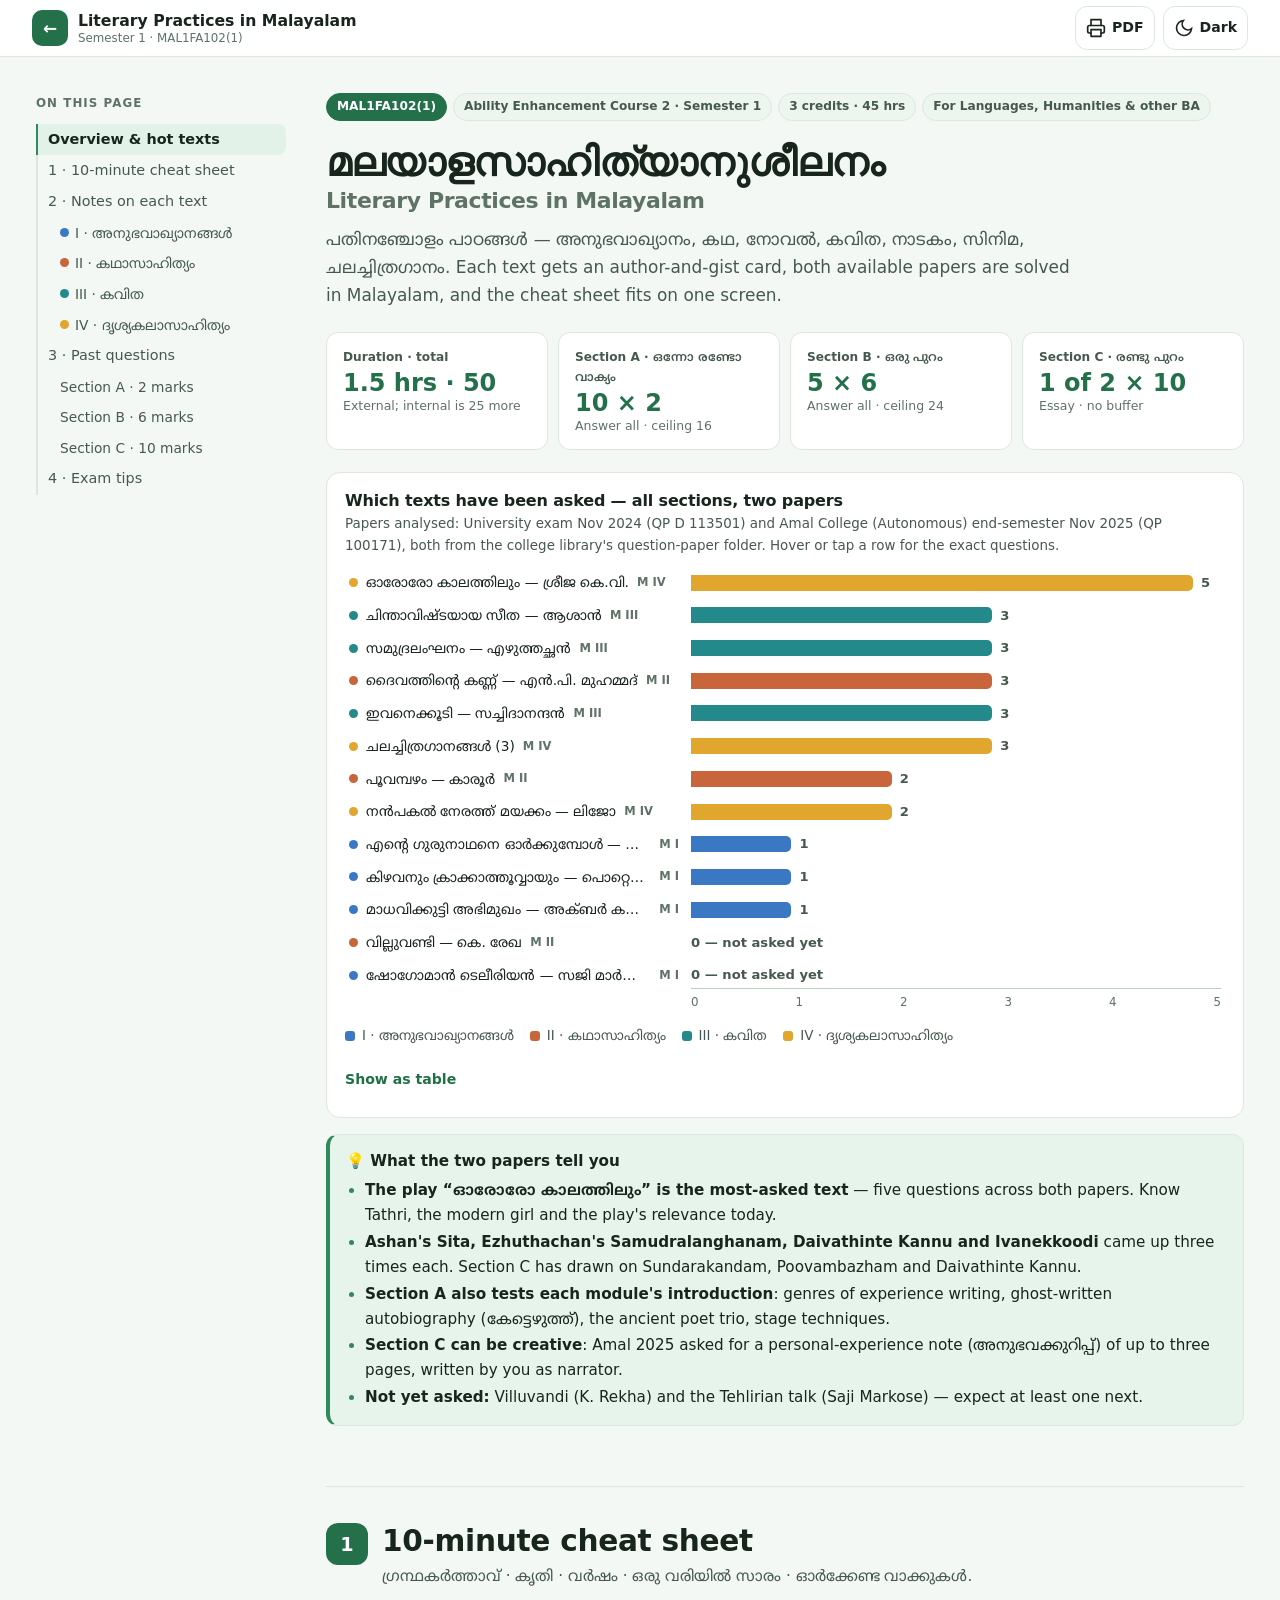
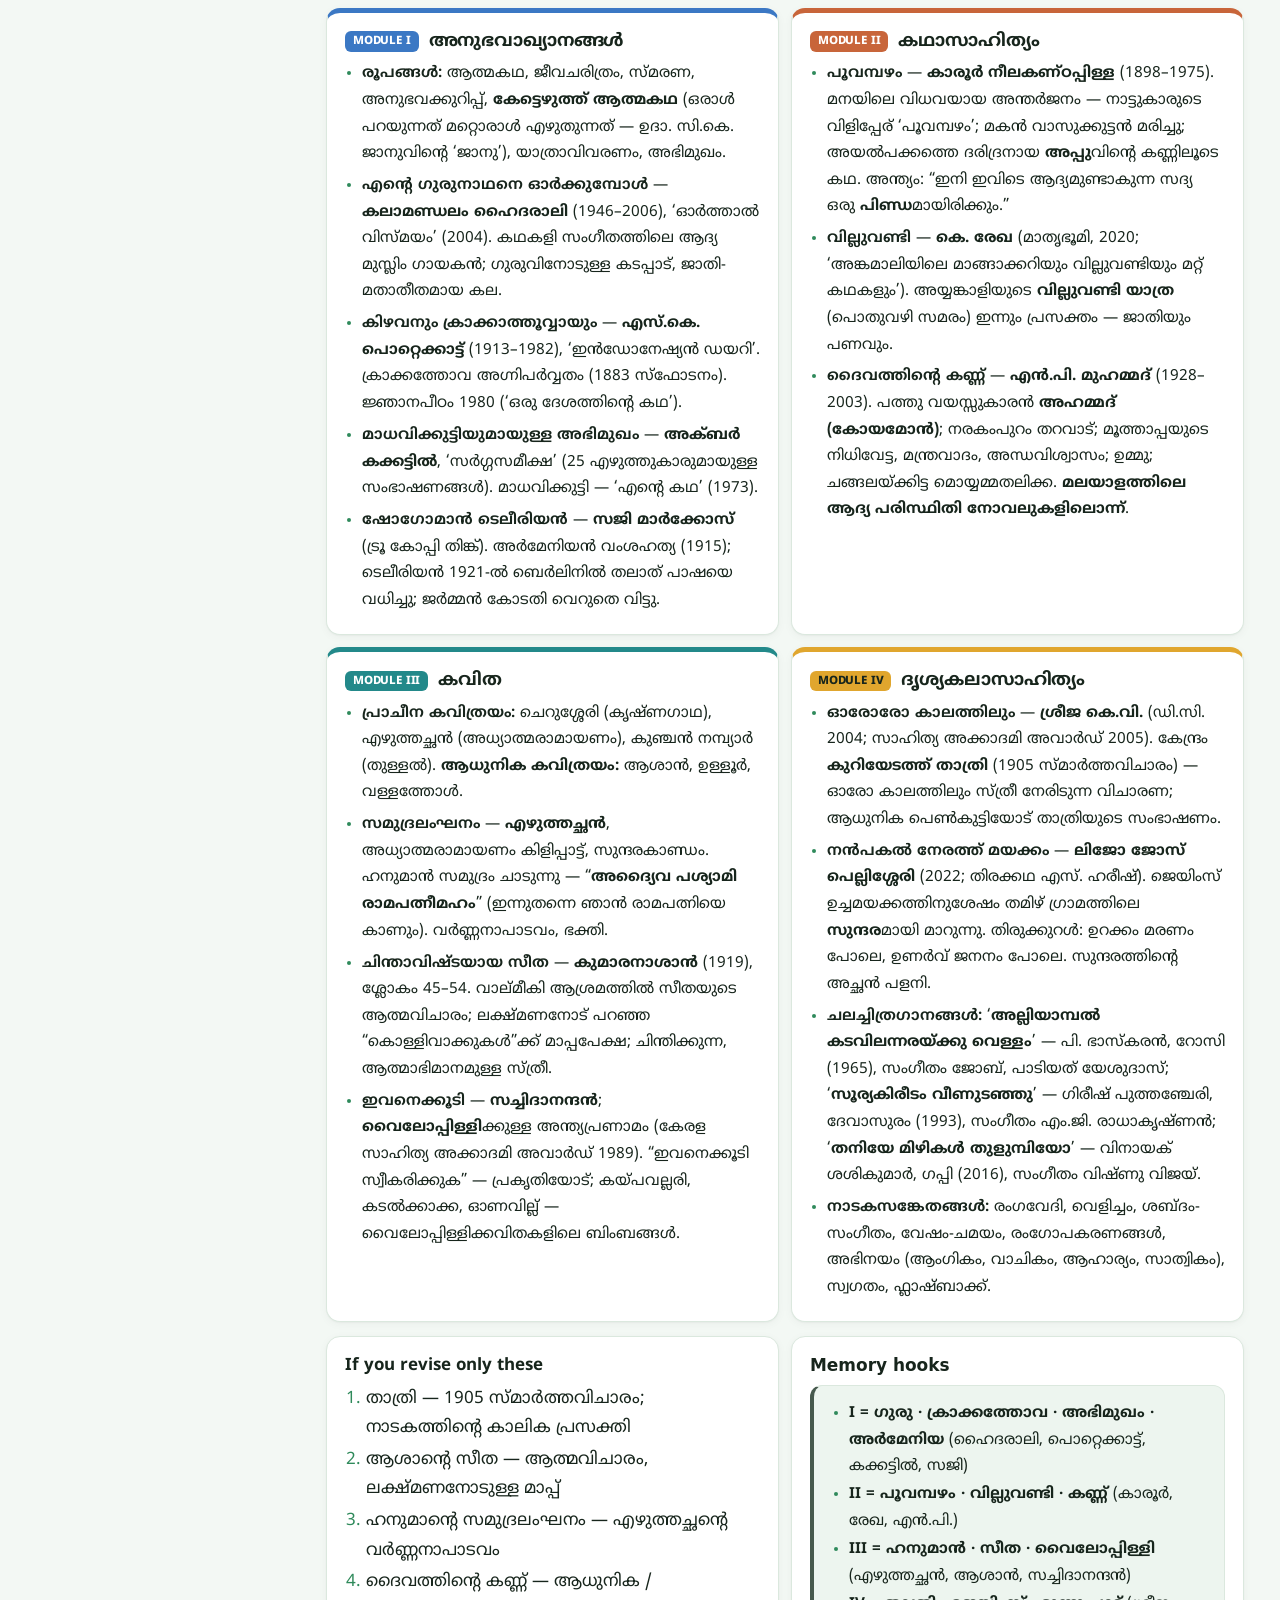
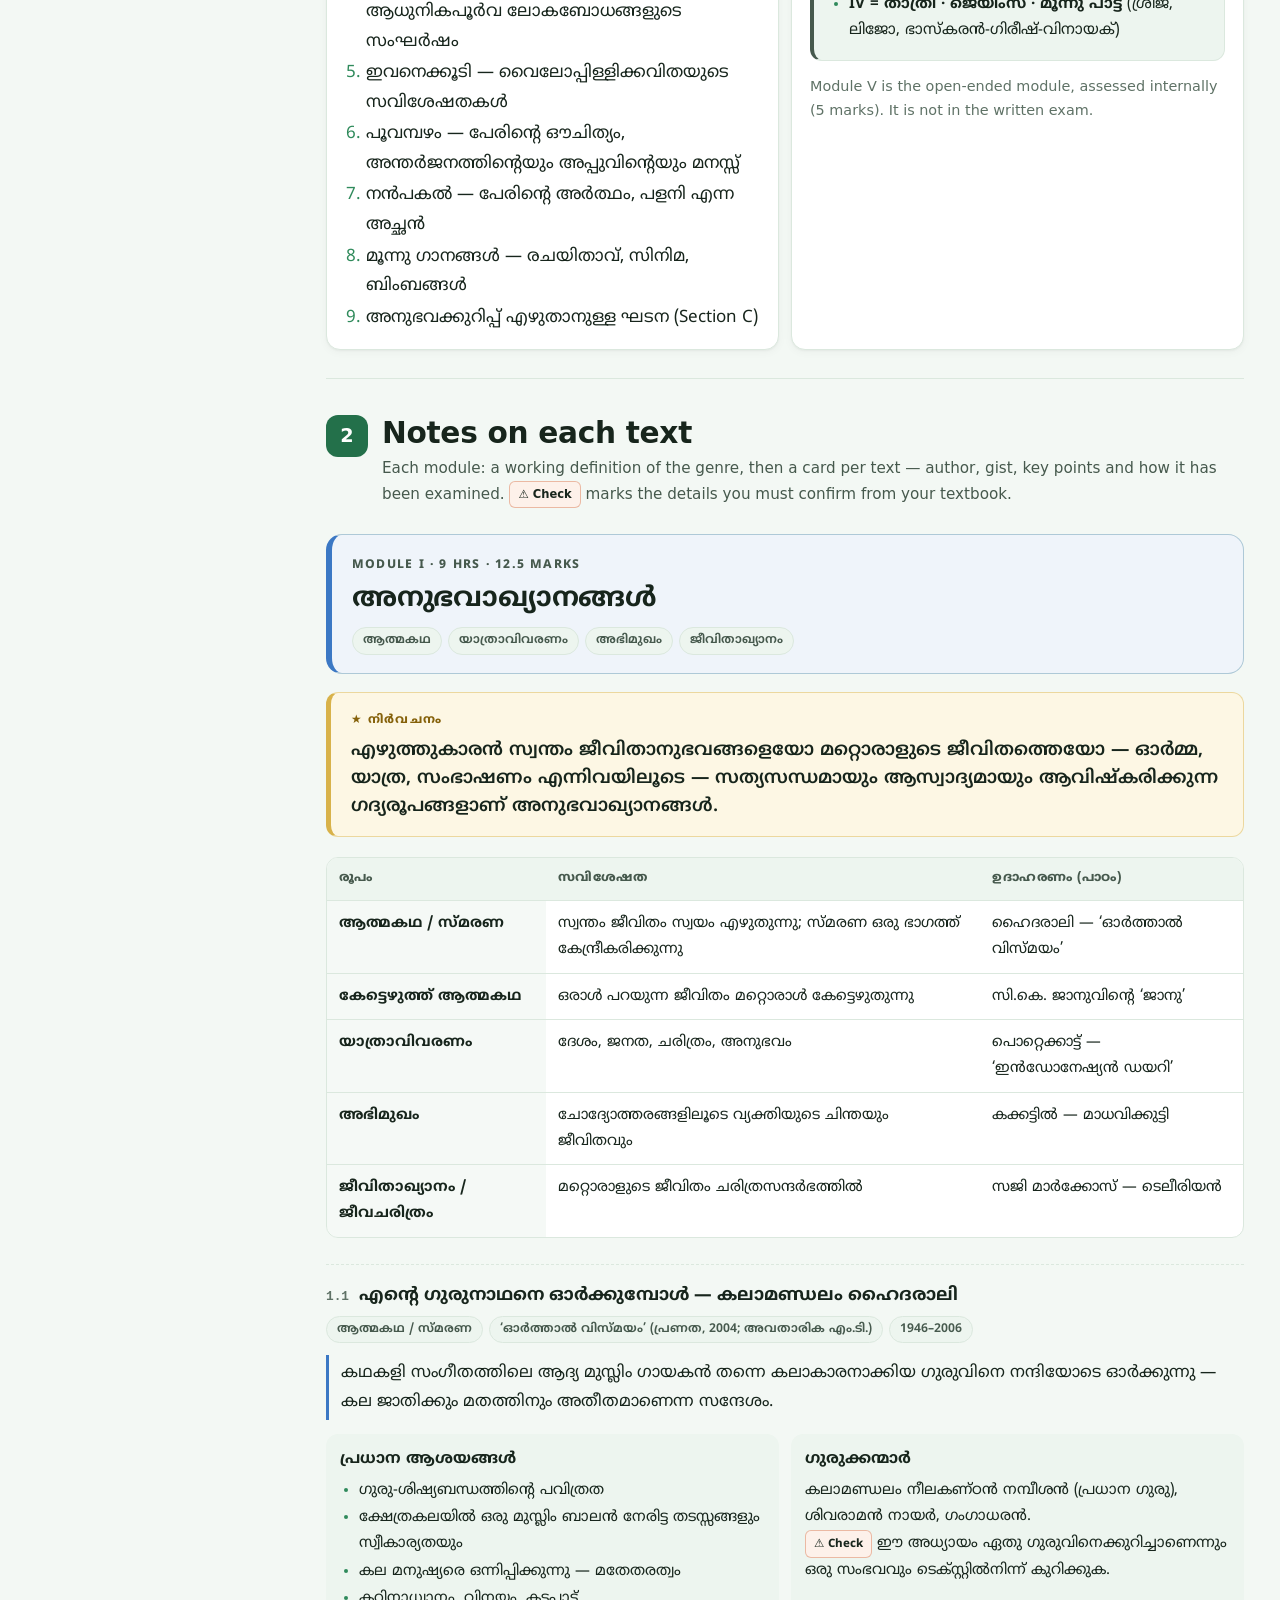
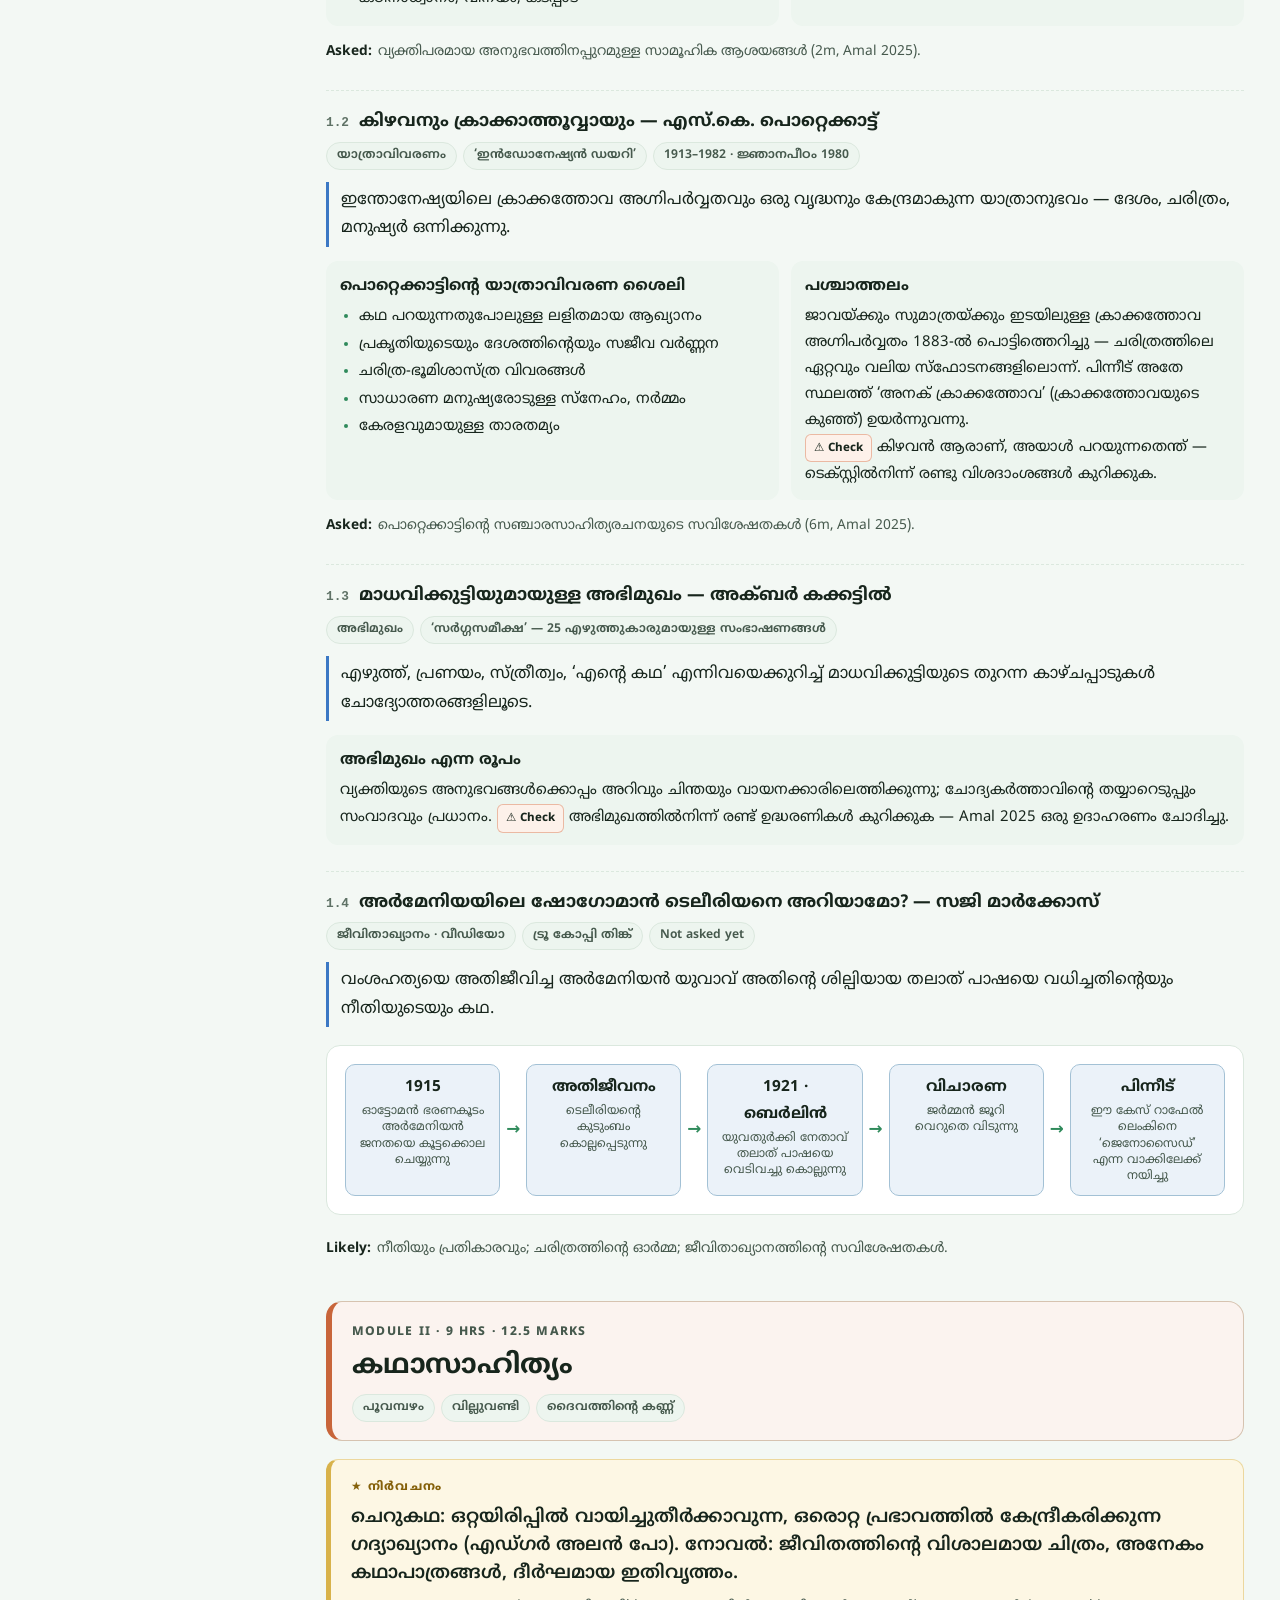
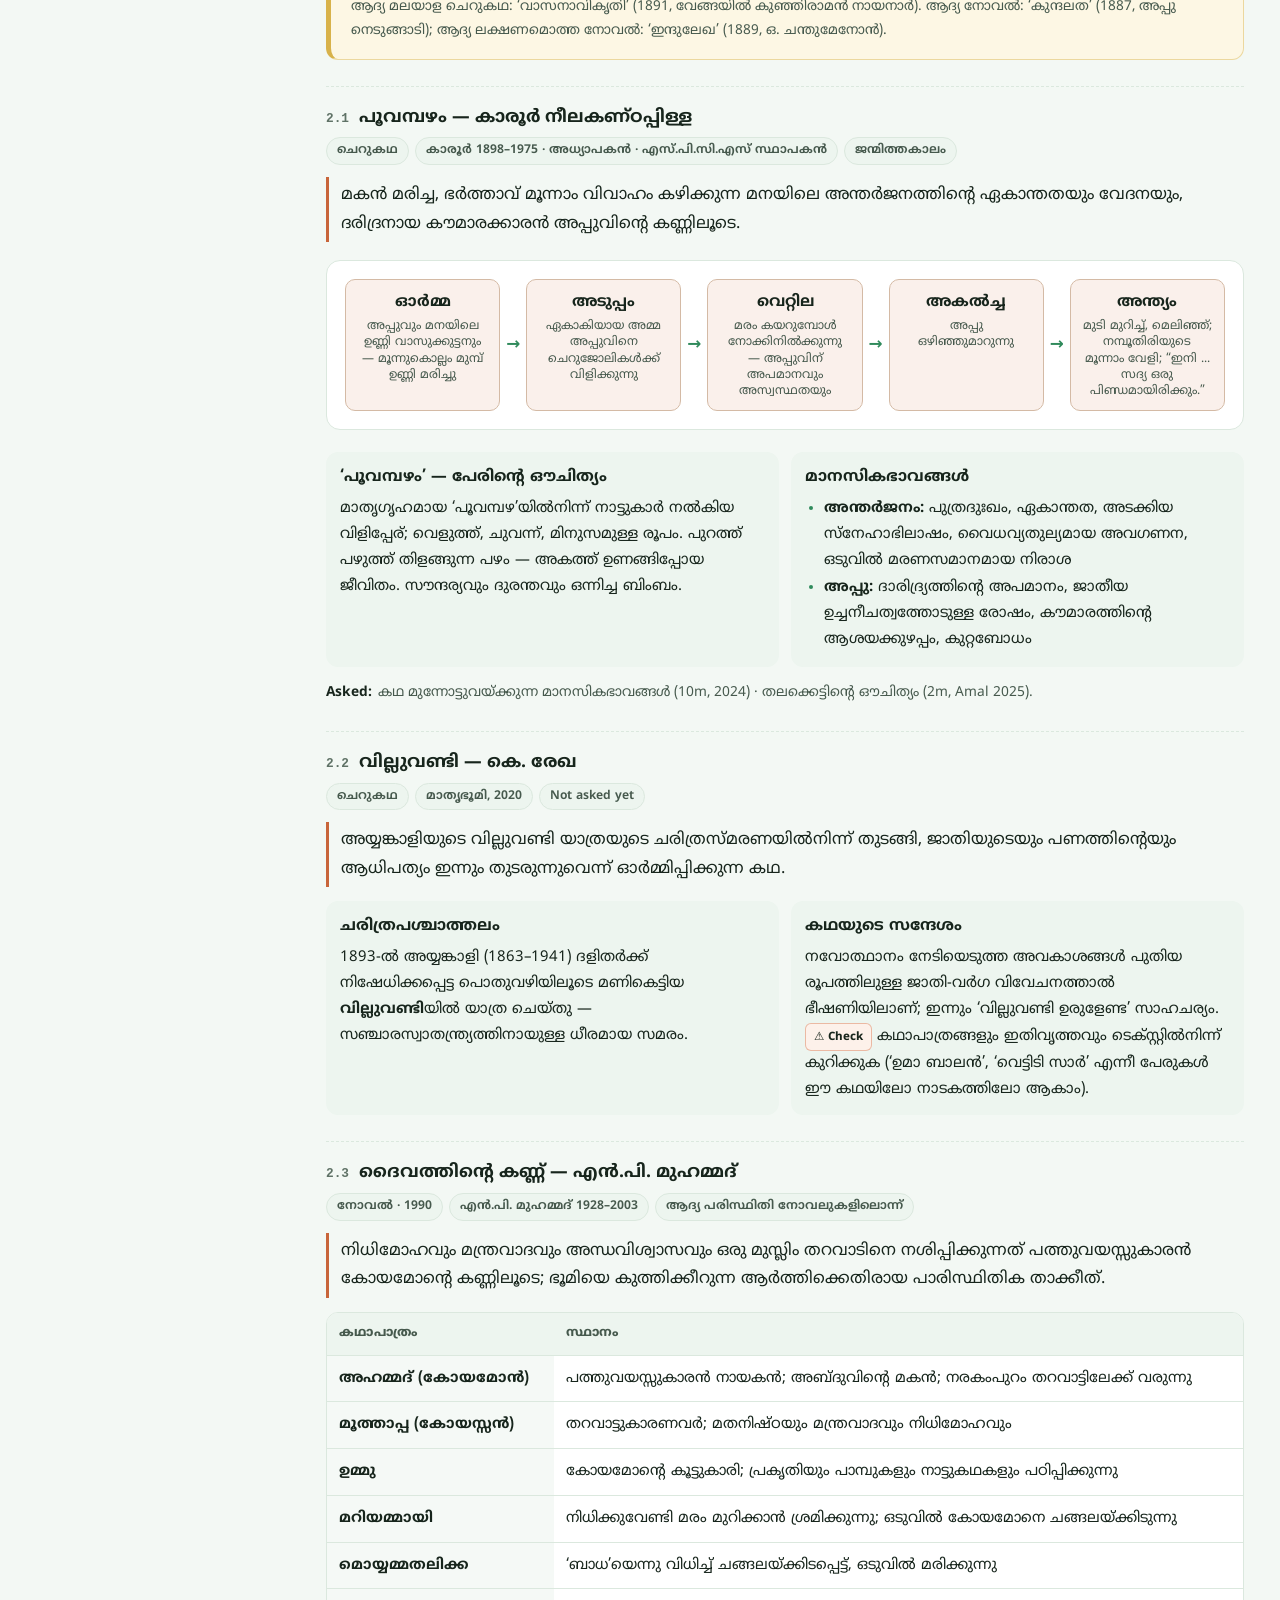
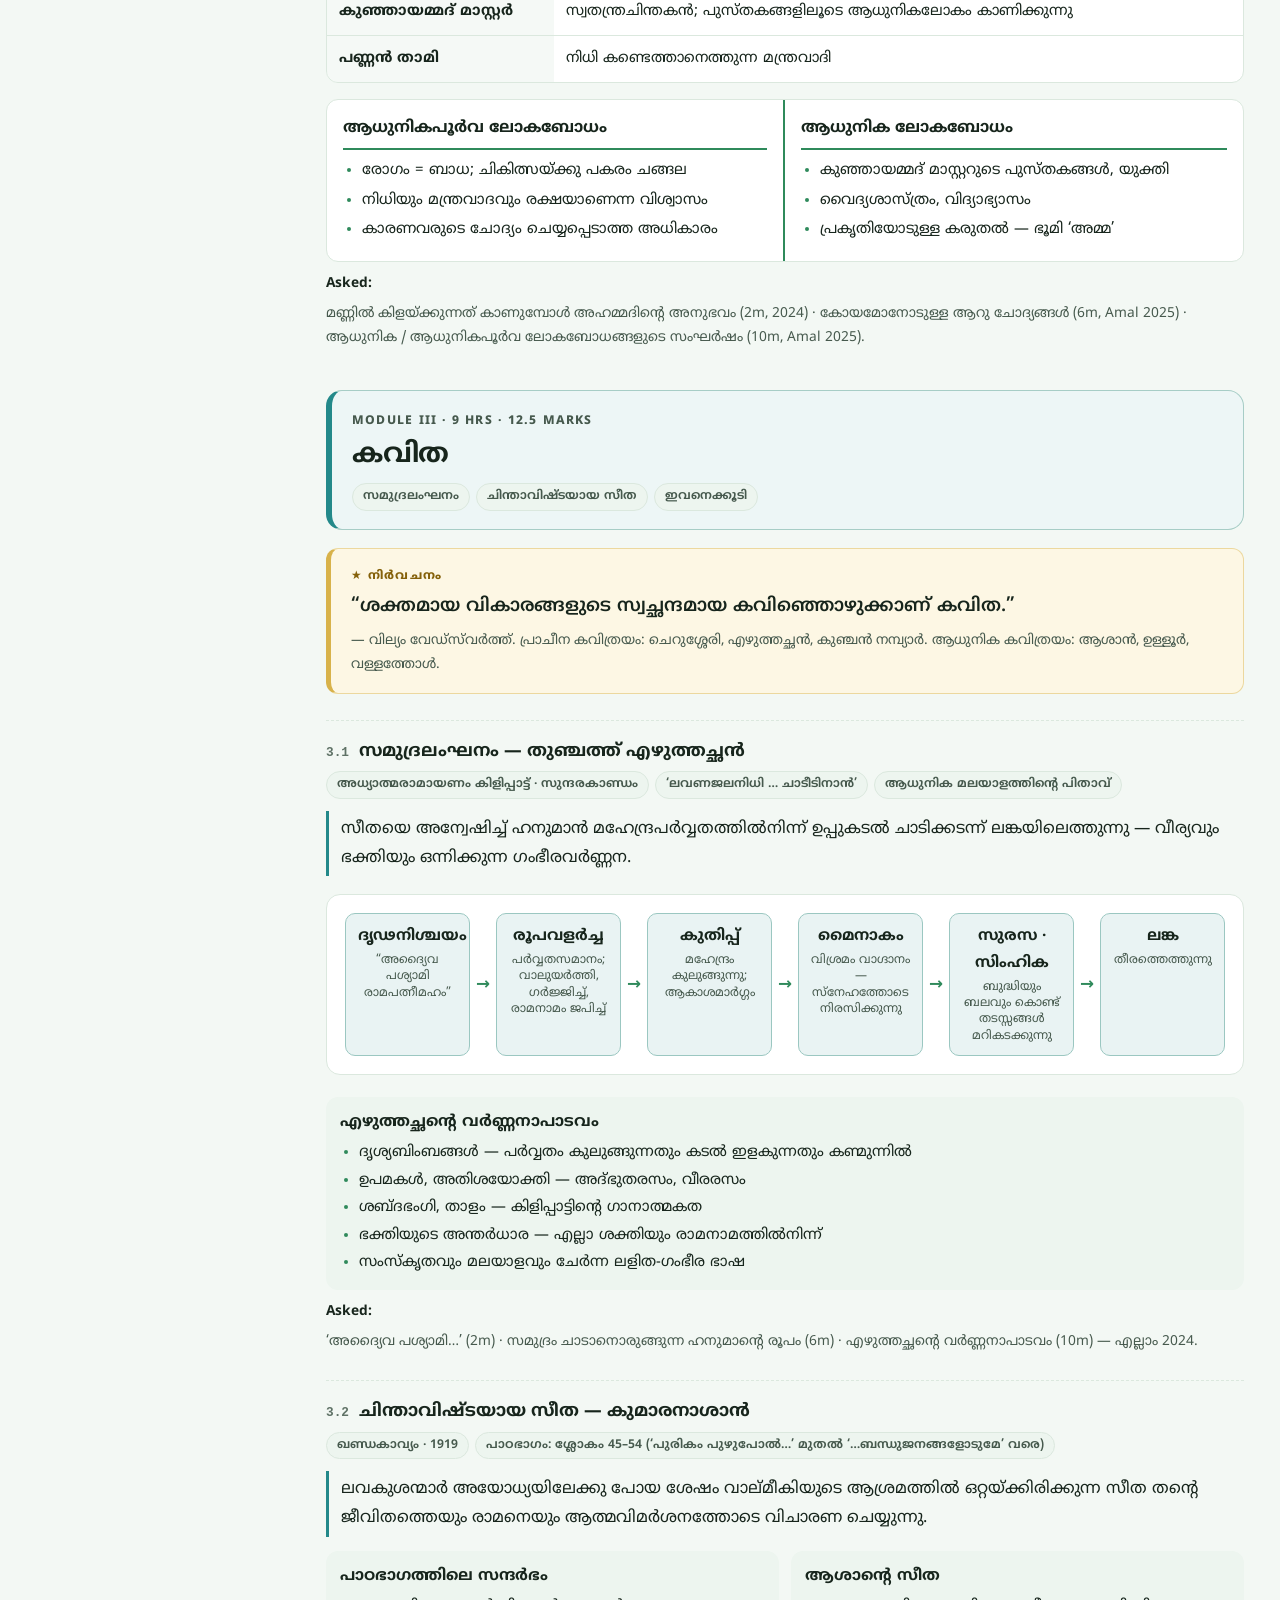
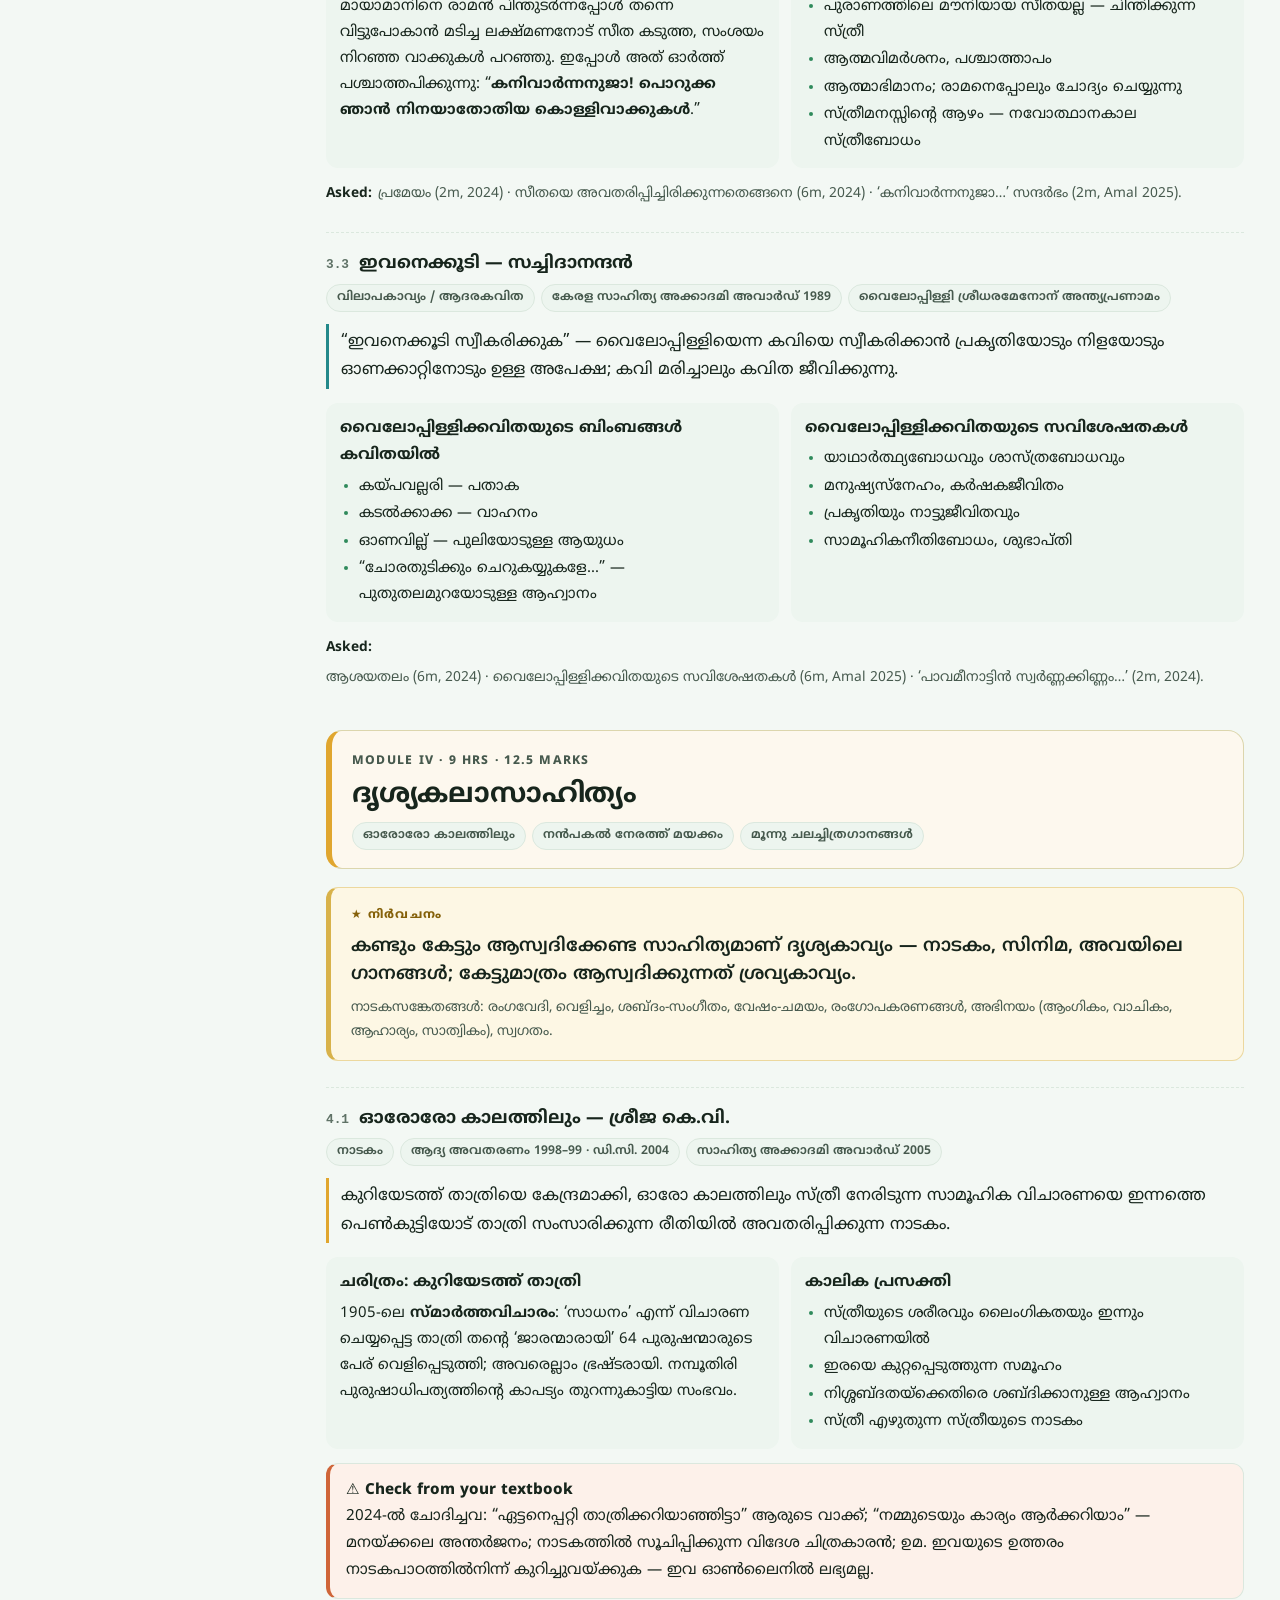
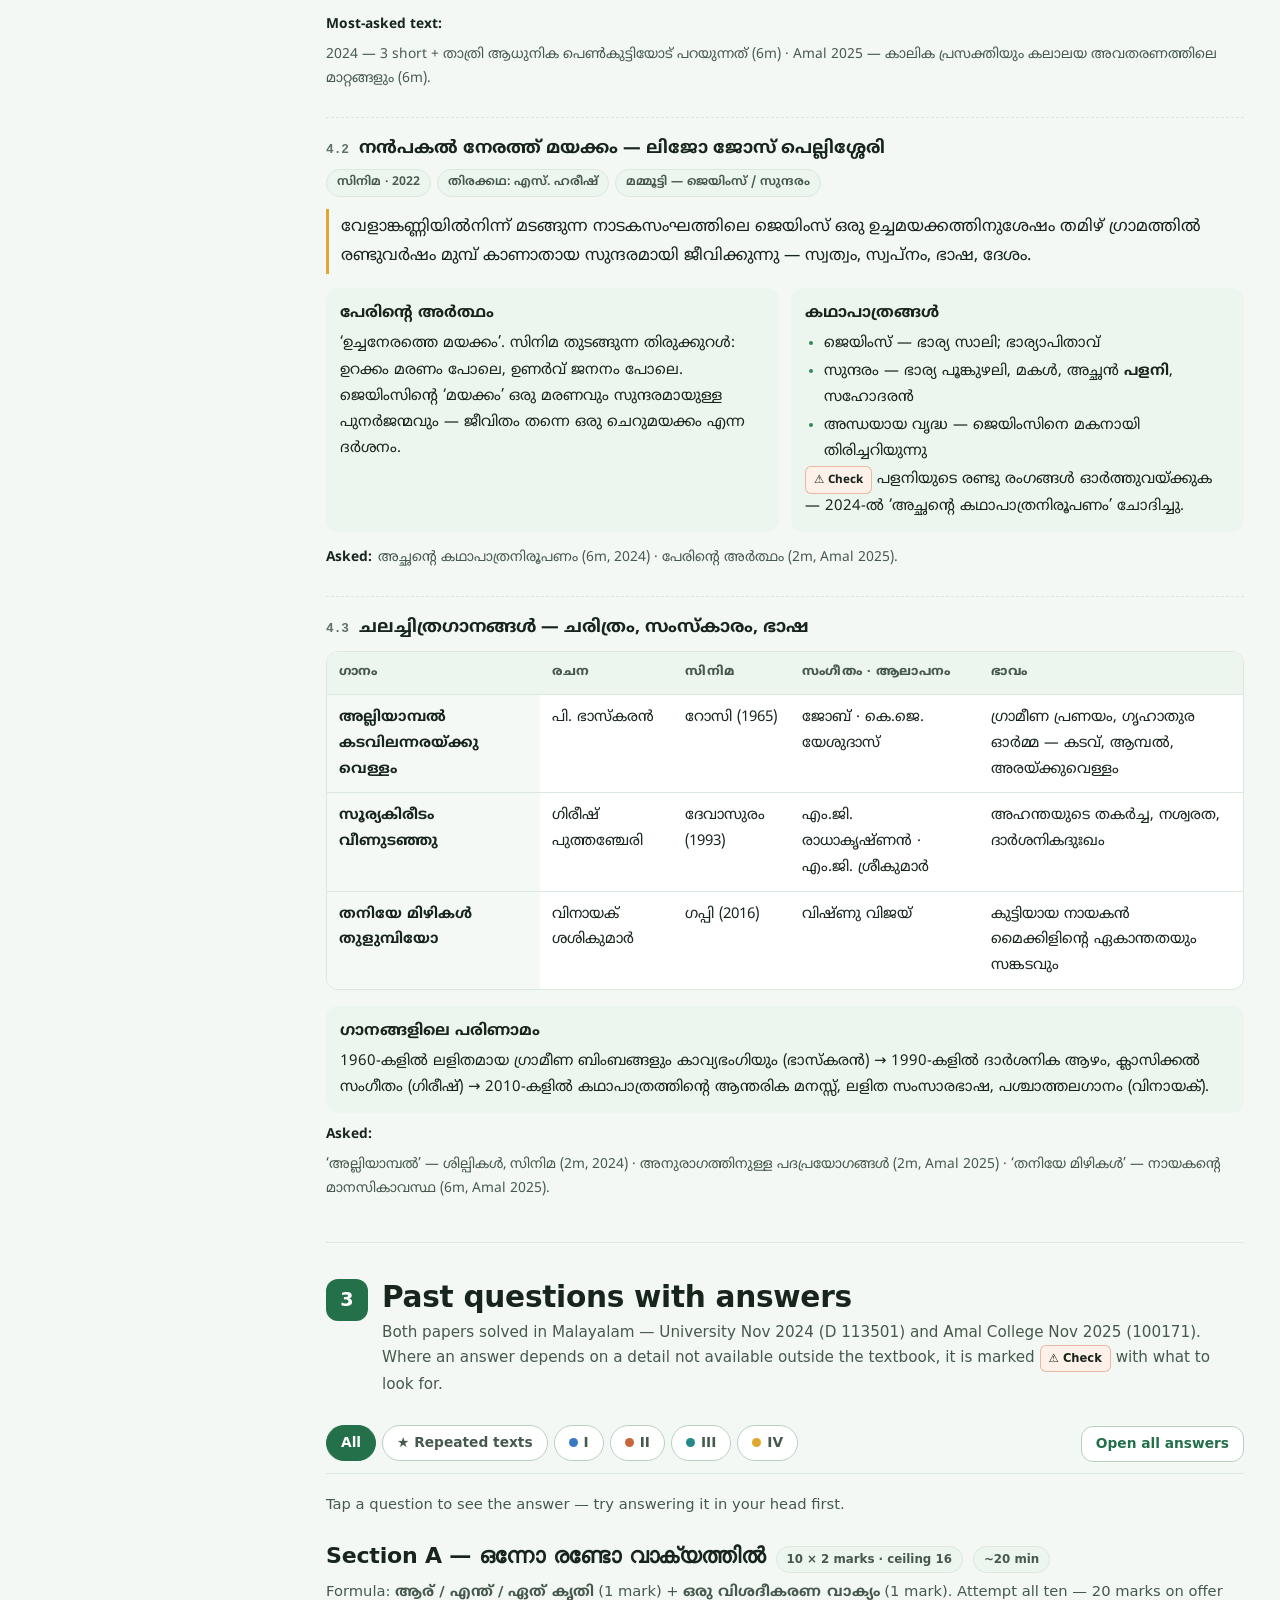
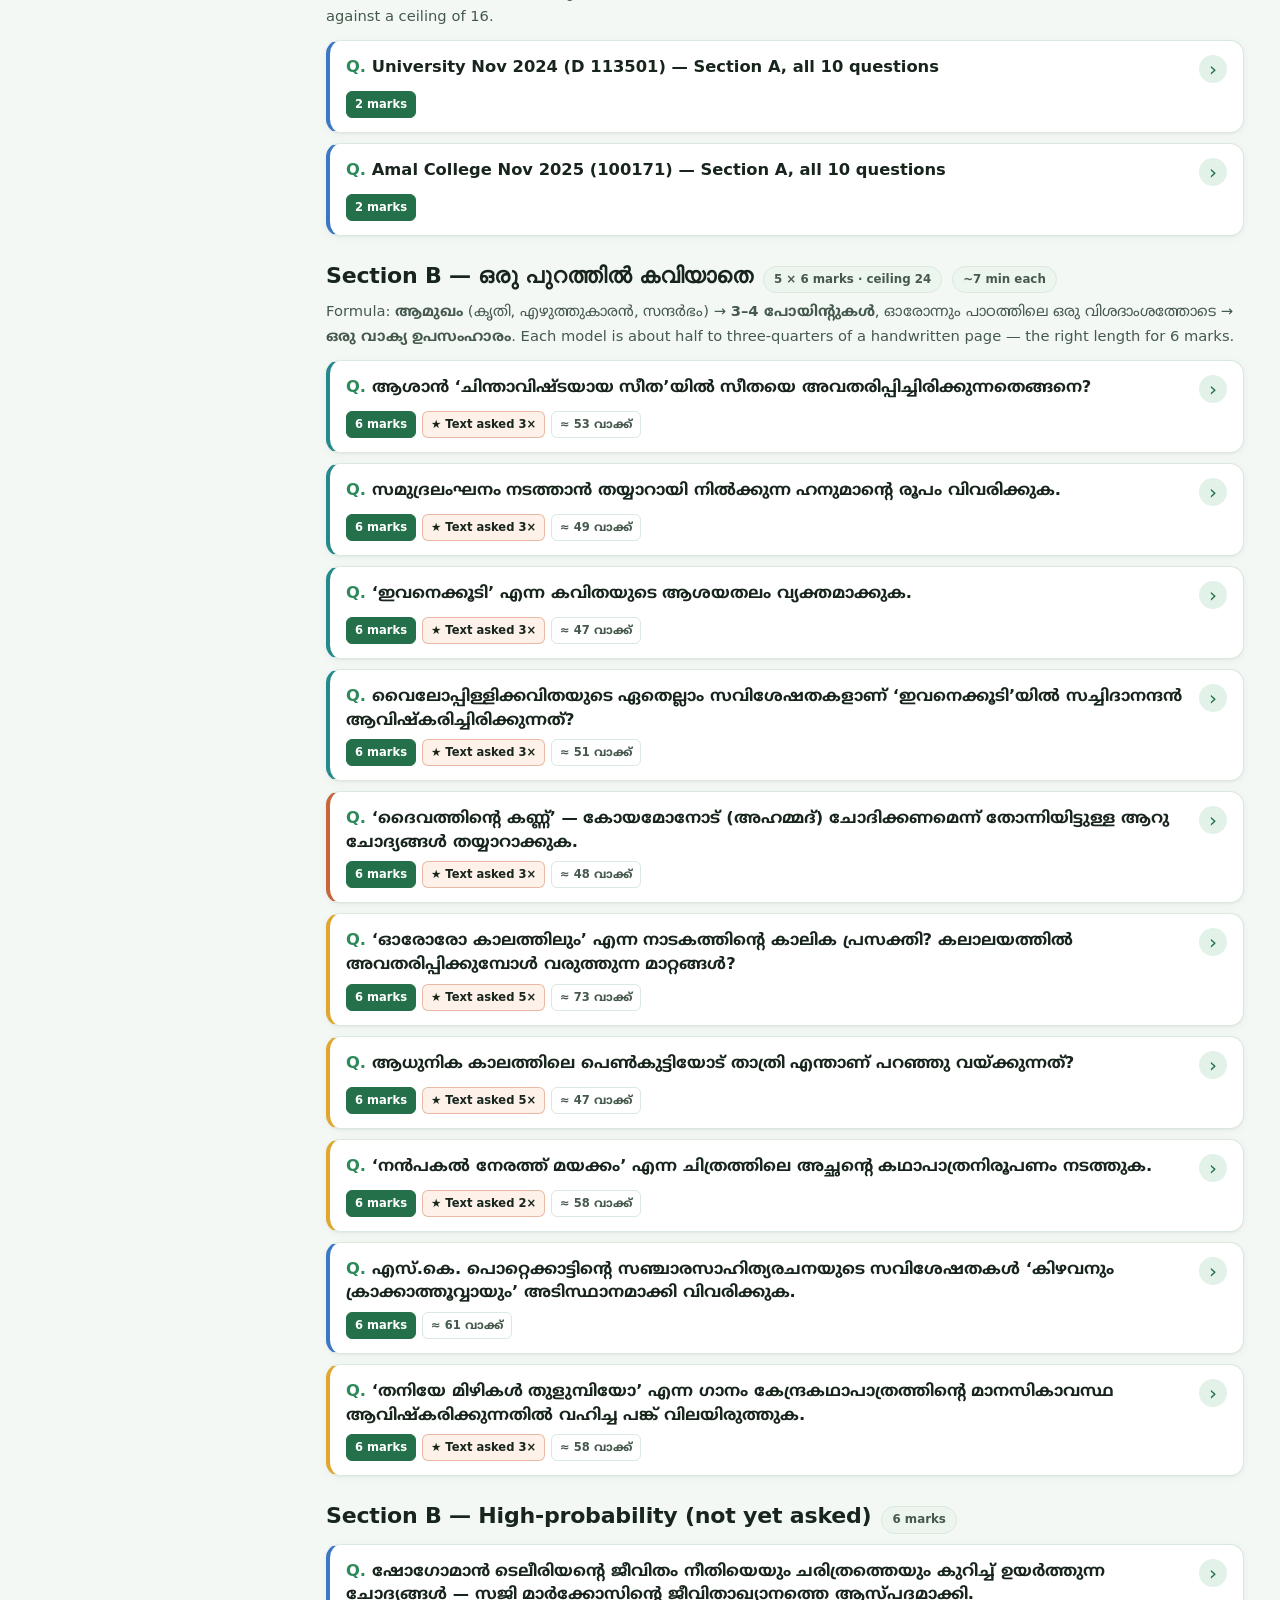
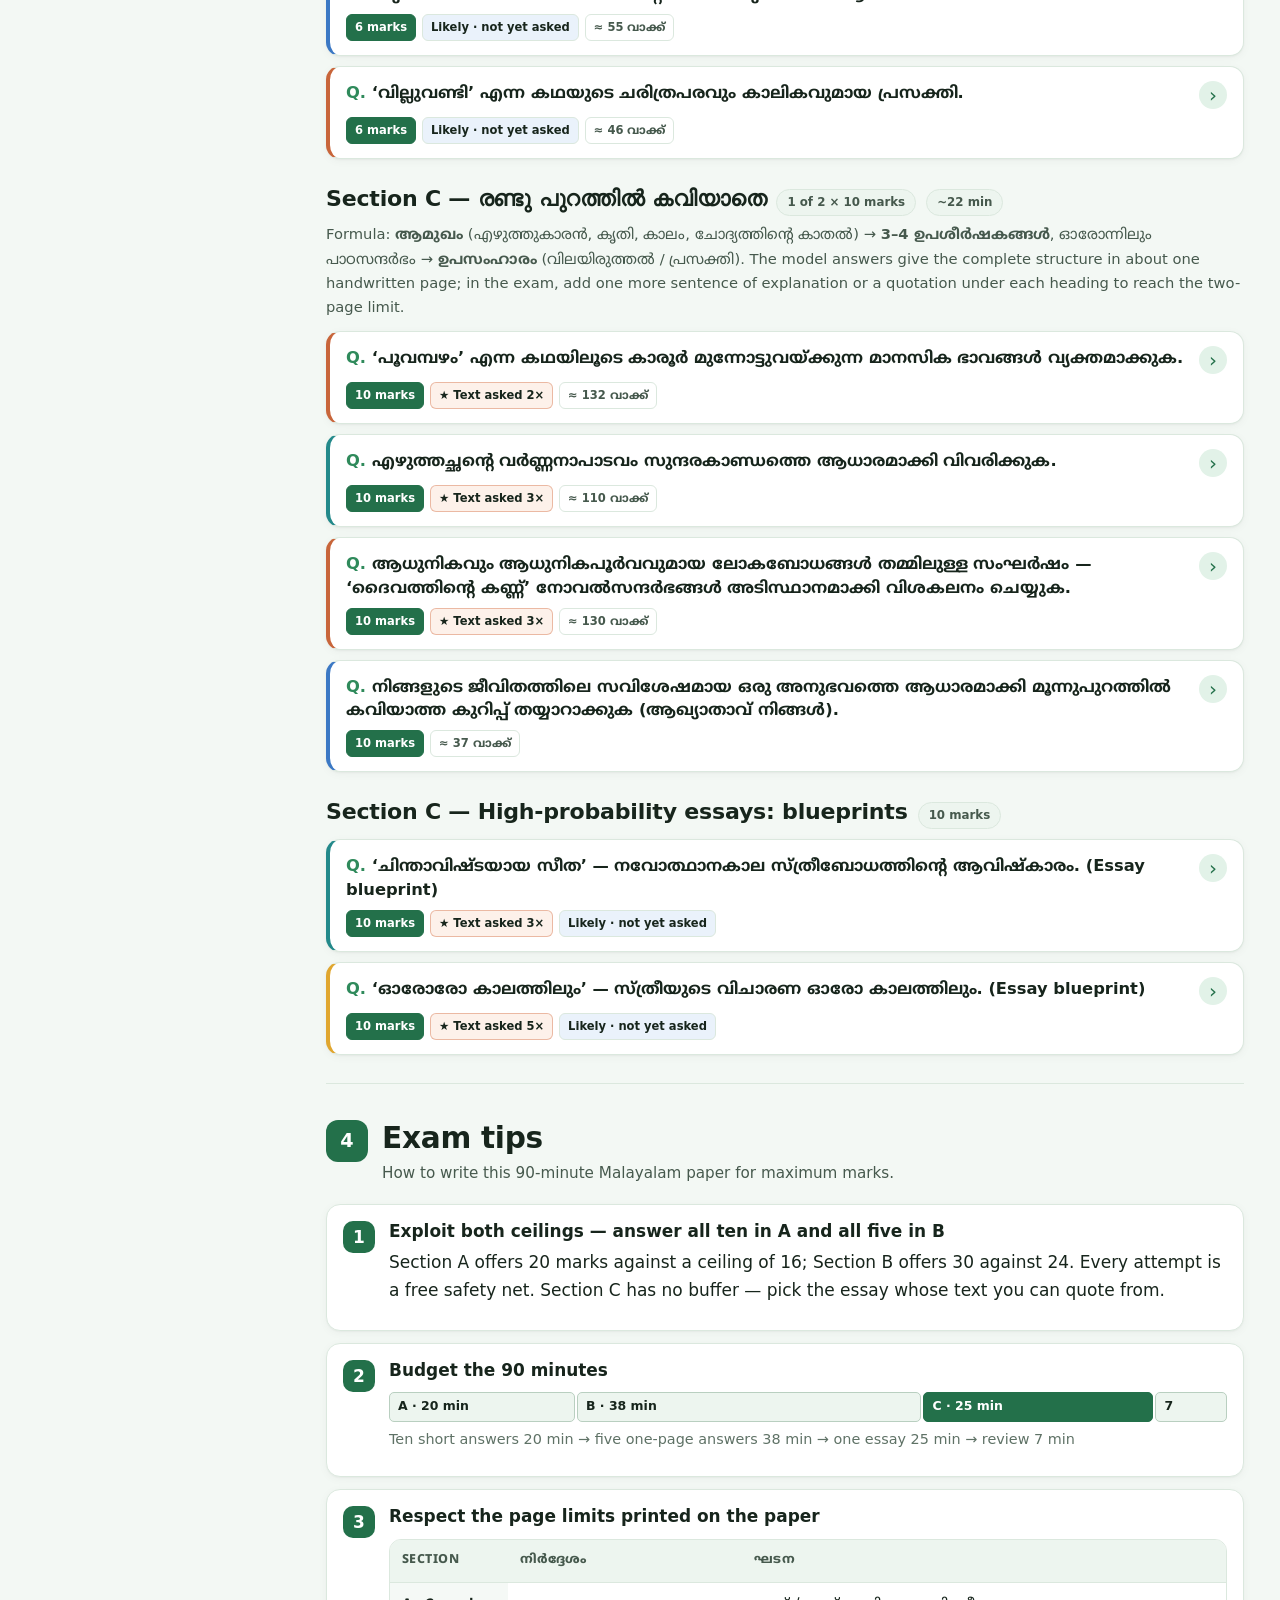
<file: semester-1/literary-practices-in-malayalam.html>
<!doctype html>
<html lang="ml">
<head>
  <meta charset="utf-8">
  <meta name="viewport" content="width=device-width, initial-scale=1, viewport-fit=cover">
  <meta name="theme-color" content="#f3f8f4">
  <title>Literary Practices in Malayalam</title>
  <meta name="description" content="MAL1FA102(1) മലയാളസാഹിത്യാനുശീലനം (Literary Practices in Malayalam) — 10-minute cheat sheet, text-by-text notes, solved PYQs (Univ Nov 2024, Amal College Nov 2025) and exam strategy.">
  <script>try{var t=localStorage.getItem("examnotes-theme-v2");if(t==="light"||t==="dark")document.documentElement.setAttribute("data-theme",t);}catch(e){}</script>
  <link rel="preconnect" href="https://fonts.googleapis.com">
  <link rel="preconnect" href="https://fonts.gstatic.com" crossorigin>
  <link href="https://fonts.googleapis.com/css2?family=Noto+Sans+Malayalam:wght@400;600;700&display=swap" rel="stylesheet">
  <link rel="stylesheet" href="../assets/css/style.css?v=3">
  <style>
    body { font-family: system-ui, -apple-system, "Segoe UI", "Noto Sans Malayalam", sans-serif; }
    .ml, [lang="ml"]:not(html) { font-family: "Noto Sans Malayalam", system-ui, sans-serif; line-height: 1.75; }
    [lang="ml"]:not(html) h3, [lang="ml"]:not(html) h4 { font-family: "Noto Sans Malayalam", system-ui, sans-serif; }
    h1, h2, h3, h4, .chip, .badge { overflow-wrap: anywhere; }
    .chip { white-space: normal; line-height: 1.3; }
  </style>
  <link rel="icon" href="data:image/svg+xml,%3Csvg xmlns='http://www.w3.org/2000/svg' viewBox='0 0 32 32'%3E%3Crect width='32' height='32' rx='8' fill='%2323704a'/%3E%3Ctext x='16' y='22' font-family='Arial' font-weight='bold' font-size='17' fill='%23fff' text-anchor='middle'%3EN%3C/text%3E%3C/svg%3E">
</head>
<body class="has-bottom-nav">

<header class="topbar">
  <div class="topbar-inner">
    <a class="brand" href="../#semester-1" aria-label="Back to all subjects">
      <span class="brand-mark" aria-hidden="true">←</span>
      <span class="brand-text">Literary Practices in Malayalam<small>Semester 1 · MAL1FA102(1)</small></span>
    </a>
    <span class="spacer"></span>
    <button class="icon-btn no-print" type="button" data-print aria-label="Print or save as PDF">
      <svg viewBox="0 0 24 24" fill="none" stroke="currentColor" stroke-width="2" stroke-linecap="round" stroke-linejoin="round" aria-hidden="true"><path d="M6 9V2h12v7"/><rect x="6" y="14" width="12" height="8"/><path d="M6 18H4a2 2 0 0 1-2-2v-5a2 2 0 0 1 2-2h16a2 2 0 0 1 2 2v5a2 2 0 0 1-2 2h-2"/></svg>
      <span class="hide-sm">PDF</span>
    </button>
    <button class="icon-btn" type="button" data-theme-toggle aria-label="Switch theme">
      <svg viewBox="0 0 24 24" fill="none" stroke="currentColor" stroke-width="2" stroke-linecap="round" aria-hidden="true"><path d="M21 12.8A9 9 0 1 1 11.2 3a7 7 0 0 0 9.8 9.8z"/></svg>
      <span class="label hide-sm">Dark</span>
    </button>
  </div>
</header>

<div class="page">
  <nav class="toc" aria-label="On this page">
    <div class="toc-title">On this page</div>
    <ol>
      <li><a href="#overview">Overview &amp; hot texts</a></li>
      <li><a href="#cheat-sheet">1 · 10-minute cheat sheet</a></li>
      <li><a href="#modules">2 · Notes on each text</a>
        <ol>
          <li><a href="#m1"><span class="dot m1"></span>I · അനുഭവാഖ്യാനങ്ങൾ</a></li>
          <li><a href="#m2"><span class="dot m2"></span>II · കഥാസാഹിത്യം</a></li>
          <li><a href="#m3"><span class="dot m3"></span>III · കവിത</a></li>
          <li><a href="#m4"><span class="dot m4"></span>IV · ദൃശ്യകലാസാഹിത്യം</a></li>
        </ol>
      </li>
      <li><a href="#pyqs">3 · Past questions</a>
        <ol>
          <li><a href="#sec-a">Section A · 2 marks</a></li>
          <li><a href="#sec-b">Section B · 6 marks</a></li>
          <li><a href="#sec-c">Section C · 10 marks</a></li>
        </ol>
      </li>
      <li><a href="#strategy">4 · Exam tips</a></li>
    </ol>
  </nav>

  <main class="content" id="top">
    <details class="mobile-toc">
      <summary>Contents</summary>
      <ol>
        <li><a href="#overview">Overview &amp; hot texts</a></li>
        <li><a href="#cheat-sheet">10-minute cheat sheet</a></li>
        <li><a href="#m1">I · അനുഭവാഖ്യാനങ്ങൾ</a></li>
        <li><a href="#m2">II · കഥാസാഹിത്യം</a></li>
        <li><a href="#m3">III · കവിത</a></li>
        <li><a href="#m4">IV · ദൃശ്യകലാസാഹിത്യം</a></li>
        <li><a href="#sec-a">Section A · 2 marks</a></li>
        <li><a href="#sec-b">Section B · 6 marks</a></li>
        <li><a href="#sec-c">Section C · 10 marks</a></li>
        <li><a href="#strategy">Exam tips</a></li>
      </ol>
    </details>

    <!-- ===================== OVERVIEW ===================== -->
    <section class="s-hero" id="overview">
      <div class="chips">
        <span class="chip dark">MAL1FA102(1)</span>
        <span class="chip">Ability Enhancement Course 2 · Semester 1</span>
        <span class="chip">3 credits · 45 hrs</span>
        <span class="chip">For Languages, Humanities &amp; other BA</span>
      </div>
      <h1>മലയാളസാഹിത്യാനുശീലനം <span class="muted" style="font-size:.55em;display:block;font-family:var(--font-serif)">Literary Practices in Malayalam</span></h1>
      <p class="lede">പതിനഞ്ചോളം പാഠങ്ങൾ — അനുഭവാഖ്യാനം, കഥ, നോവൽ, കവിത, നാടകം, സിനിമ, ചലച്ചിത്രഗാനം. Each text gets an author-and-gist card, both available papers are solved in Malayalam, and the cheat sheet fits on one screen.</p>

      <div class="stat-grid" aria-label="Exam pattern">
        <div class="stat"><div class="label">Duration · total</div><div class="value">1.5 hrs · 50</div><div class="sub">External; internal is 25 more</div></div>
        <div class="stat"><div class="label">Section A · ഒന്നോ രണ്ടോ വാക്യം</div><div class="value">10 × 2</div><div class="sub">Answer all · ceiling 16</div></div>
        <div class="stat"><div class="label">Section B · ഒരു പുറം</div><div class="value">5 × 6</div><div class="sub">Answer all · ceiling 24</div></div>
        <div class="stat"><div class="label">Section C · രണ്ടു പുറം</div><div class="value">1 of 2 × 10</div><div class="sub">Essay · no buffer</div></div>
      </div>

      <div class="chart-card">
        <h3>Which texts have been asked — all sections, two papers</h3>
        <div class="chart-sub">Papers analysed: University exam Nov 2024 (QP D 113501) and Amal College (Autonomous) end-semester Nov 2025 (QP 100171), both from the college library's question-paper folder. Hover or tap a row for the exact questions.</div>
        <div class="hbar-chart" role="list">
          <div class="hbar-row m4" role="listitem" tabindex="0" aria-label="ഓരോരോ കാലത്തിലും — ശ്രീജ കെ.വി., Module IV, asked 5 times" data-tip="&lt;b&gt;ഓരോരോ കാലത്തിലും — ശ്രീജ കെ.വി.&lt;/b&gt;&lt;br&gt;Module IV · ദൃശ്യകലാസാഹിത്യം · asked 5×&lt;br&gt;Univ 2024 A1&lt;br&gt;Univ 2024 A3&lt;br&gt;Univ 2024 A9&lt;br&gt;Univ 2024 Q13 (6m)&lt;br&gt;Amal 2025 Q14 (6m)"><span class="hbar-label"><span class="dot"></span><span class="t">ഓരോരോ കാലത്തിലും — ശ്രീജ കെ.വി.</span><span class="mtxt">M IV</span></span><span class="hbar-track"><span class="hbar-fill" style="width:calc(5/5 * (100% - 28px))"></span><span class="hbar-val">5</span></span></div>
          <div class="hbar-row m3" role="listitem" tabindex="0" aria-label="ചിന്താവിഷ്ടയായ സീത — ആശാൻ, Module III, asked 3 times" data-tip="&lt;b&gt;ചിന്താവിഷ്ടയായ സീത — ആശാൻ&lt;/b&gt;&lt;br&gt;Module III · കവിത · asked 3×&lt;br&gt;Univ 2024 A4&lt;br&gt;Univ 2024 Q15 (6m)&lt;br&gt;Amal 2025 A6"><span class="hbar-label"><span class="dot"></span><span class="t">ചിന്താവിഷ്ടയായ സീത — ആശാൻ</span><span class="mtxt">M III</span></span><span class="hbar-track"><span class="hbar-fill" style="width:calc(3/5 * (100% - 28px))"></span><span class="hbar-val">3</span></span></div>
          <div class="hbar-row m3" role="listitem" tabindex="0" aria-label="സമുദ്രലംഘനം — എഴുത്തച്ഛൻ, Module III, asked 3 times" data-tip="&lt;b&gt;സമുദ്രലംഘനം — എഴുത്തച്ഛൻ&lt;/b&gt;&lt;br&gt;Module III · കവിത · asked 3×&lt;br&gt;Univ 2024 A6&lt;br&gt;Univ 2024 Q12 (6m)&lt;br&gt;Univ 2024 Q16 (10m)"><span class="hbar-label"><span class="dot"></span><span class="t">സമുദ്രലംഘനം — എഴുത്തച്ഛൻ</span><span class="mtxt">M III</span></span><span class="hbar-track"><span class="hbar-fill" style="width:calc(3/5 * (100% - 28px))"></span><span class="hbar-val">3</span></span></div>
          <div class="hbar-row m2" role="listitem" tabindex="0" aria-label="ദൈവത്തിന്റെ കണ്ണ് — എൻ.പി. മുഹമ്മദ്, Module II, asked 3 times" data-tip="&lt;b&gt;ദൈവത്തിന്റെ കണ്ണ് — എൻ.പി. മുഹമ്മദ്&lt;/b&gt;&lt;br&gt;Module II · കഥാസാഹിത്യം · asked 3×&lt;br&gt;Univ 2024 A8&lt;br&gt;Amal 2025 Q12 (6m)&lt;br&gt;Amal 2025 Q17 (10m)"><span class="hbar-label"><span class="dot"></span><span class="t">ദൈവത്തിന്റെ കണ്ണ് — എൻ.പി. മുഹമ്മദ്</span><span class="mtxt">M II</span></span><span class="hbar-track"><span class="hbar-fill" style="width:calc(3/5 * (100% - 28px))"></span><span class="hbar-val">3</span></span></div>
          <div class="hbar-row m3" role="listitem" tabindex="0" aria-label="ഇവനെക്കൂടി — സച്ചിദാനന്ദൻ, Module III, asked 3 times" data-tip="&lt;b&gt;ഇവനെക്കൂടി — സച്ചിദാനന്ദൻ&lt;/b&gt;&lt;br&gt;Module III · കവിത · asked 3×&lt;br&gt;Univ 2024 A5&lt;br&gt;Univ 2024 Q14 (6m)&lt;br&gt;Amal 2025 Q13 (6m)"><span class="hbar-label"><span class="dot"></span><span class="t">ഇവനെക്കൂടി — സച്ചിദാനന്ദൻ</span><span class="mtxt">M III</span></span><span class="hbar-track"><span class="hbar-fill" style="width:calc(3/5 * (100% - 28px))"></span><span class="hbar-val">3</span></span></div>
          <div class="hbar-row m4" role="listitem" tabindex="0" aria-label="ചലച്ചിത്രഗാനങ്ങൾ (3), Module IV, asked 3 times" data-tip="&lt;b&gt;ചലച്ചിത്രഗാനങ്ങൾ (3)&lt;/b&gt;&lt;br&gt;Module IV · ദൃശ്യകലാസാഹിത്യം · asked 3×&lt;br&gt;Univ 2024 A7&lt;br&gt;Amal 2025 A9&lt;br&gt;Amal 2025 Q15 (6m)"><span class="hbar-label"><span class="dot"></span><span class="t">ചലച്ചിത്രഗാനങ്ങൾ (3)</span><span class="mtxt">M IV</span></span><span class="hbar-track"><span class="hbar-fill" style="width:calc(3/5 * (100% - 28px))"></span><span class="hbar-val">3</span></span></div>
          <div class="hbar-row m2" role="listitem" tabindex="0" aria-label="പൂവമ്പഴം — കാരൂർ, Module II, asked 2 times" data-tip="&lt;b&gt;പൂവമ്പഴം — കാരൂർ&lt;/b&gt;&lt;br&gt;Module II · കഥാസാഹിത്യം · asked 2×&lt;br&gt;Univ 2024 Q17 (10m)&lt;br&gt;Amal 2025 A3"><span class="hbar-label"><span class="dot"></span><span class="t">പൂവമ്പഴം — കാരൂർ</span><span class="mtxt">M II</span></span><span class="hbar-track"><span class="hbar-fill" style="width:calc(2/5 * (100% - 28px))"></span><span class="hbar-val">2</span></span></div>
          <div class="hbar-row m4" role="listitem" tabindex="0" aria-label="നൻപകൽ നേരത്ത് മയക്കം — ലിജോ, Module IV, asked 2 times" data-tip="&lt;b&gt;നൻപകൽ നേരത്ത് മയക്കം — ലിജോ&lt;/b&gt;&lt;br&gt;Module IV · ദൃശ്യകലാസാഹിത്യം · asked 2×&lt;br&gt;Univ 2024 Q11 (6m)&lt;br&gt;Amal 2025 A7"><span class="hbar-label"><span class="dot"></span><span class="t">നൻപകൽ നേരത്ത് മയക്കം — ലിജോ</span><span class="mtxt">M IV</span></span><span class="hbar-track"><span class="hbar-fill" style="width:calc(2/5 * (100% - 28px))"></span><span class="hbar-val">2</span></span></div>
          <div class="hbar-row m1" role="listitem" tabindex="0" aria-label="എന്റെ ഗുരുനാഥനെ ഓർക്കുമ്പോൾ — ഹൈദരാലി, Module I, asked 1 times" data-tip="&lt;b&gt;എന്റെ ഗുരുനാഥനെ ഓർക്കുമ്പോൾ — ഹൈദരാലി&lt;/b&gt;&lt;br&gt;Module I · അനുഭവാഖ്യാനം · asked 1×&lt;br&gt;Amal 2025 A2"><span class="hbar-label"><span class="dot"></span><span class="t">എന്റെ ഗുരുനാഥനെ ഓർക്കുമ്പോൾ — ഹൈദരാലി</span><span class="mtxt">M I</span></span><span class="hbar-track"><span class="hbar-fill" style="width:calc(1/5 * (100% - 28px))"></span><span class="hbar-val">1</span></span></div>
          <div class="hbar-row m1" role="listitem" tabindex="0" aria-label="കിഴവനും ക്രാക്കാത്തൂവ്വായും — പൊറ്റെക്കാട്ട്, Module I, asked 1 times" data-tip="&lt;b&gt;കിഴവനും ക്രാക്കാത്തൂവ്വായും — പൊറ്റെക്കാട്ട്&lt;/b&gt;&lt;br&gt;Module I · അനുഭവാഖ്യാനം · asked 1×&lt;br&gt;Amal 2025 Q11 (6m)"><span class="hbar-label"><span class="dot"></span><span class="t">കിഴവനും ക്രാക്കാത്തൂവ്വായും — പൊറ്റെക്കാട്ട്</span><span class="mtxt">M I</span></span><span class="hbar-track"><span class="hbar-fill" style="width:calc(1/5 * (100% - 28px))"></span><span class="hbar-val">1</span></span></div>
          <div class="hbar-row m1" role="listitem" tabindex="0" aria-label="മാധവിക്കുട്ടി അഭിമുഖം — അക്ബർ കക്കട്ടിൽ, Module I, asked 1 times" data-tip="&lt;b&gt;മാധവിക്കുട്ടി അഭിമുഖം — അക്ബർ കക്കട്ടിൽ&lt;/b&gt;&lt;br&gt;Module I · അനുഭവാഖ്യാനം · asked 1×&lt;br&gt;Amal 2025 A10"><span class="hbar-label"><span class="dot"></span><span class="t">മാധവിക്കുട്ടി അഭിമുഖം — അക്ബർ കക്കട്ടിൽ</span><span class="mtxt">M I</span></span><span class="hbar-track"><span class="hbar-fill" style="width:calc(1/5 * (100% - 28px))"></span><span class="hbar-val">1</span></span></div>
          <div class="hbar-row m2" role="listitem" tabindex="0" aria-label="വില്ലുവണ്ടി — കെ. രേഖ, Module II, asked 0 times" data-tip="&lt;b&gt;വില്ലുവണ്ടി — കെ. രേഖ&lt;/b&gt;&lt;br&gt;Module II · കഥാസാഹിത്യം · asked 0×&lt;br&gt;Not asked yet — high probability"><span class="hbar-label"><span class="dot"></span><span class="t">വില്ലുവണ്ടി — കെ. രേഖ</span><span class="mtxt">M II</span></span><span class="hbar-track"><span class="hbar-val">0 — not asked yet</span></span></div>
          <div class="hbar-row m1" role="listitem" tabindex="0" aria-label="ഷോഗോമാൻ ടെലീരിയൻ — സജി മാർക്കോസ്, Module I, asked 0 times" data-tip="&lt;b&gt;ഷോഗോമാൻ ടെലീരിയൻ — സജി മാർക്കോസ്&lt;/b&gt;&lt;br&gt;Module I · അനുഭവാഖ്യാനം · asked 0×&lt;br&gt;Not asked yet — high probability"><span class="hbar-label"><span class="dot"></span><span class="t">ഷോഗോമാൻ ടെലീരിയൻ — സജി മാർക്കോസ്</span><span class="mtxt">M I</span></span><span class="hbar-track"><span class="hbar-val">0 — not asked yet</span></span></div>
        </div>
        <div class="hbar-axis" aria-hidden="true"><span></span><span class="ticks"><span>0</span><span>1</span><span>2</span><span>3</span><span>4</span><span>5</span></span></div>
        <ul class="legend" style="margin-top:12px">
          <li class="m1"><span class="sw"></span>I · അനുഭവാഖ്യാനങ്ങൾ</li>
          <li class="m2"><span class="sw"></span>II · കഥാസാഹിത്യം</li>
          <li class="m3"><span class="sw"></span>III · കവിത</li>
          <li class="m4"><span class="sw"></span>IV · ദൃശ്യകലാസാഹിത്യം</li>
        </ul>
        <details class="table-toggle">
          <summary>Show as table</summary>
          <div class="tbl-wrap">
            <table class="tbl">
              <thead><tr><th>Text</th><th>Module</th><th>Times</th><th>Where it was asked</th></tr></thead>
              <tbody>
                <tr><td>ഓരോരോ കാലത്തിലും — ശ്രീജ കെ.വി.</td><td><span class="dot m4"></span> Module IV · ദൃശ്യകലാസാഹിത്യം</td><td>5</td><td>Univ 2024 A1 · Univ 2024 A3 · Univ 2024 A9 · Univ 2024 Q13 (6m) · Amal 2025 Q14 (6m)</td></tr>
                <tr><td>ചിന്താവിഷ്ടയായ സീത — ആശാൻ</td><td><span class="dot m3"></span> Module III · കവിത</td><td>3</td><td>Univ 2024 A4 · Univ 2024 Q15 (6m) · Amal 2025 A6</td></tr>
                <tr><td>സമുദ്രലംഘനം — എഴുത്തച്ഛൻ</td><td><span class="dot m3"></span> Module III · കവിത</td><td>3</td><td>Univ 2024 A6 · Univ 2024 Q12 (6m) · Univ 2024 Q16 (10m)</td></tr>
                <tr><td>ദൈവത്തിന്റെ കണ്ണ് — എൻ.പി. മുഹമ്മദ്</td><td><span class="dot m2"></span> Module II · കഥാസാഹിത്യം</td><td>3</td><td>Univ 2024 A8 · Amal 2025 Q12 (6m) · Amal 2025 Q17 (10m)</td></tr>
                <tr><td>ഇവനെക്കൂടി — സച്ചിദാനന്ദൻ</td><td><span class="dot m3"></span> Module III · കവിത</td><td>3</td><td>Univ 2024 A5 · Univ 2024 Q14 (6m) · Amal 2025 Q13 (6m)</td></tr>
                <tr><td>ചലച്ചിത്രഗാനങ്ങൾ (3)</td><td><span class="dot m4"></span> Module IV · ദൃശ്യകലാസാഹിത്യം</td><td>3</td><td>Univ 2024 A7 · Amal 2025 A9 · Amal 2025 Q15 (6m)</td></tr>
                <tr><td>പൂവമ്പഴം — കാരൂർ</td><td><span class="dot m2"></span> Module II · കഥാസാഹിത്യം</td><td>2</td><td>Univ 2024 Q17 (10m) · Amal 2025 A3</td></tr>
                <tr><td>നൻപകൽ നേരത്ത് മയക്കം — ലിജോ</td><td><span class="dot m4"></span> Module IV · ദൃശ്യകലാസാഹിത്യം</td><td>2</td><td>Univ 2024 Q11 (6m) · Amal 2025 A7</td></tr>
                <tr><td>എന്റെ ഗുരുനാഥനെ ഓർക്കുമ്പോൾ — ഹൈദരാലി</td><td><span class="dot m1"></span> Module I · അനുഭവാഖ്യാനം</td><td>1</td><td>Amal 2025 A2</td></tr>
                <tr><td>കിഴവനും ക്രാക്കാത്തൂവ്വായും — പൊറ്റെക്കാട്ട്</td><td><span class="dot m1"></span> Module I · അനുഭവാഖ്യാനം</td><td>1</td><td>Amal 2025 Q11 (6m)</td></tr>
                <tr><td>മാധവിക്കുട്ടി അഭിമുഖം — അക്ബർ കക്കട്ടിൽ</td><td><span class="dot m1"></span> Module I · അനുഭവാഖ്യാനം</td><td>1</td><td>Amal 2025 A10</td></tr>
                <tr><td>വില്ലുവണ്ടി — കെ. രേഖ</td><td><span class="dot m2"></span> Module II · കഥാസാഹിത്യം</td><td>0</td><td>Not asked yet</td></tr>
                <tr><td>ഷോഗോമാൻ ടെലീരിയൻ — സജി മാർക്കോസ്</td><td><span class="dot m1"></span> Module I · അനുഭവാഖ്യാനം</td><td>0</td><td>Not asked yet</td></tr>
              </tbody>
            </table>
          </div>
        </details>
      </div>

      <div class="note">
        <span class="callout-title">💡 What the two papers tell you</span>
        <ul class="tight">
          <li><strong>The play “ഓരോരോ കാലത്തിലും” is the most-asked text</strong> — five questions across both papers. Know Tathri, the modern girl and the play's relevance today.</li>
          <li><strong>Ashan's Sita, Ezhuthachan's Samudralanghanam, Daivathinte Kannu and Ivanekkoodi</strong> came up three times each. Section C has drawn on Sundarakandam, Poovambazham and Daivathinte Kannu.</li>
          <li><strong>Section A also tests each module's introduction</strong>: genres of experience writing, ghost-written autobiography (കേട്ടെഴുത്ത്), the ancient poet trio, stage techniques.</li>
          <li><strong>Section C can be creative</strong>: Amal 2025 asked for a personal-experience note (അനുഭവക്കുറിപ്പ്) of up to three pages, written by you as narrator.</li>
          <li><strong>Not yet asked:</strong> Villuvandi (K. Rekha) and the Tehlirian talk (Saji Markose) — expect at least one next.</li>
        </ul>
      </div>
    </section>

    <!-- ===================== 1. CHEAT SHEET ===================== -->
    <section class="block" id="cheat-sheet">
      <div class="section-head">
        <span class="sec-num">1</span>
        <div>
          <h2>10-minute cheat sheet</h2>
          <p>ഗ്രന്ഥകർത്താവ് · കൃതി · വർഷം · ഒരു വരിയിൽ സാരം · ഓർക്കേണ്ട വാക്കുകൾ.</p>
        </div>
      </div>

      <div class="grid-2 ml" lang="ml">
        <article class="card cheat-card m1">
          <h3><span class="mtag fill-mc">MODULE I</span>അനുഭവാഖ്യാനങ്ങൾ</h3>
          <ul>
            <li><strong>രൂപങ്ങൾ:</strong> ആത്മകഥ, ജീവചരിത്രം, സ്മരണ, അനുഭവക്കുറിപ്പ്, <b>കേട്ടെഴുത്ത് ആത്മകഥ</b> (ഒരാൾ പറയുന്നത് മറ്റൊരാൾ എഴുതുന്നത് — ഉദാ. സി.കെ. ജാനുവിന്റെ ‘ജാനു’), യാത്രാവിവരണം, അഭിമുഖം.</li>
            <li><strong>എന്റെ ഗുരുനാഥനെ ഓർക്കുമ്പോൾ</strong> — <b>കലാമണ്ഡലം ഹൈദരാലി</b> (1946–2006), ‘ഓർത്താൽ വിസ്മയം’ (2004). കഥകളി സംഗീതത്തിലെ ആദ്യ മുസ്ലിം ഗായകൻ; ഗുരുവിനോടുള്ള കടപ്പാട്, ജാതി-മതാതീതമായ കല.</li>
            <li><strong>കിഴവനും ക്രാക്കാത്തൂവ്വായും</strong> — <b>എസ്.കെ. പൊറ്റെക്കാട്ട്</b> (1913–1982), ‘ഇൻഡോനേഷ്യൻ ഡയറി’. ക്രാക്കത്തോവ അഗ്നിപർവ്വതം (1883 സ്ഫോടനം). ജ്ഞാനപീഠം 1980 (‘ഒരു ദേശത്തിന്റെ കഥ’).</li>
            <li><strong>മാധവിക്കുട്ടിയുമായുള്ള അഭിമുഖം</strong> — <b>അക്ബർ കക്കട്ടിൽ</b>, ‘സർഗ്ഗസമീക്ഷ’ (25 എഴുത്തുകാരുമായുള്ള സംഭാഷണങ്ങൾ). മാധവിക്കുട്ടി — ‘എന്റെ കഥ’ (1973).</li>
            <li><strong>ഷോഗോമാൻ ടെലീരിയൻ</strong> — <b>സജി മാർക്കോസ്</b> (ട്രൂ കോപ്പി തിങ്ക്). അർമേനിയൻ വംശഹത്യ (1915); ടെലീരിയൻ 1921-ൽ ബെർലിനിൽ തലാത് പാഷയെ വധിച്ചു; ജർമ്മൻ കോടതി വെറുതെ വിട്ടു.</li>
          </ul>
        </article>

        <article class="card cheat-card m2">
          <h3><span class="mtag fill-mc">MODULE II</span>കഥാസാഹിത്യം</h3>
          <ul>
            <li><strong>പൂവമ്പഴം</strong> — <b>കാരൂർ നീലകണ്ഠപ്പിള്ള</b> (1898–1975). മനയിലെ വിധവയായ അന്തർജനം — നാട്ടുകാരുടെ വിളിപ്പേര് ‘പൂവമ്പഴം’; മകൻ വാസുക്കുട്ടൻ മരിച്ചു; അയൽപക്കത്തെ ദരിദ്രനായ <b>അപ്പു</b>വിന്റെ കണ്ണിലൂടെ കഥ. അന്ത്യം: “ഇനി ഇവിടെ ആദ്യമുണ്ടാകുന്ന സദ്യ ഒരു <b>പിണ്ഡ</b>മായിരിക്കും.”</li>
            <li><strong>വില്ലുവണ്ടി</strong> — <b>കെ. രേഖ</b> (മാതൃഭൂമി, 2020; ‘അങ്കമാലിയിലെ മാങ്ങാക്കറിയും വില്ലുവണ്ടിയും മറ്റ് കഥകളും’). അയ്യങ്കാളിയുടെ <b>വില്ലുവണ്ടി യാത്ര</b> (പൊതുവഴി സമരം) ഇന്നും പ്രസക്തം — ജാതിയും പണവും.</li>
            <li><strong>ദൈവത്തിന്റെ കണ്ണ്</strong> — <b>എൻ.പി. മുഹമ്മദ്</b> (1928–2003). പത്തു വയസ്സുകാരൻ <b>അഹമ്മദ് (കോയമോൻ)</b>; നരകംപുറം തറവാട്; മൂത്താപ്പയുടെ നിധിവേട്ട, മന്ത്രവാദം, അന്ധവിശ്വാസം; ഉമ്മു; ചങ്ങലയ്ക്കിട്ട മൊയ്യമ്മതലിക്ക. <b>മലയാളത്തിലെ ആദ്യ പരിസ്ഥിതി നോവലുകളിലൊന്ന്</b>.</li>
          </ul>
        </article>

        <article class="card cheat-card m3">
          <h3><span class="mtag fill-mc">MODULE III</span>കവിത</h3>
          <ul>
            <li><strong>പ്രാചീന കവിത്രയം:</strong> ചെറുശ്ശേരി (കൃഷ്ണഗാഥ), എഴുത്തച്ഛൻ (അധ്യാത്മരാമായണം), കുഞ്ചൻ നമ്പ്യാർ (തുള്ളൽ). <b>ആധുനിക കവിത്രയം:</b> ആശാൻ, ഉള്ളൂർ, വള്ളത്തോൾ.</li>
            <li><strong>സമുദ്രലംഘനം</strong> — <b>എഴുത്തച്ഛൻ</b>, അധ്യാത്മരാമായണം കിളിപ്പാട്ട്, സുന്ദരകാണ്ഡം. ഹനുമാൻ സമുദ്രം ചാടുന്നു — “<b>അദ്യൈവ പശ്യാമി രാമപത്നീമഹം</b>” (ഇന്നുതന്നെ ഞാൻ രാമപത്നിയെ കാണും). വർണ്ണനാപാടവം, ഭക്തി.</li>
            <li><strong>ചിന്താവിഷ്ടയായ സീത</strong> — <b>കുമാരനാശാൻ</b> (1919), ശ്ലോകം 45–54. വാല്മീകി ആശ്രമത്തിൽ സീതയുടെ ആത്മവിചാരം; ലക്ഷ്മണനോട് പറഞ്ഞ “കൊള്ളിവാക്കുകൾ”ക്ക് മാപ്പപേക്ഷ; ചിന്തിക്കുന്ന, ആത്മാഭിമാനമുള്ള സ്ത്രീ.</li>
            <li><strong>ഇവനെക്കൂടി</strong> — <b>സച്ചിദാനന്ദൻ</b>; <b>വൈലോപ്പിള്ളി</b>ക്കുള്ള അന്ത്യപ്രണാമം (കേരള സാഹിത്യ അക്കാദമി അവാർഡ് 1989). “ഇവനെക്കൂടി സ്വീകരിക്കുക” — പ്രകൃതിയോട്; കയ്പവല്ലരി, കടൽക്കാക്ക, ഓണവില്ല് — വൈലോപ്പിള്ളിക്കവിതകളിലെ ബിംബങ്ങൾ.</li>
          </ul>
        </article>

        <article class="card cheat-card m4">
          <h3><span class="mtag fill-mc">MODULE IV</span>ദൃശ്യകലാസാഹിത്യം</h3>
          <ul>
            <li><strong>ഓരോരോ കാലത്തിലും</strong> — <b>ശ്രീജ കെ.വി.</b> (ഡി.സി. 2004; സാഹിത്യ അക്കാദമി അവാർഡ് 2005). കേന്ദ്രം <b>കുറിയേടത്ത് താത്രി</b> (1905 സ്മാർത്തവിചാരം) — ഓരോ കാലത്തിലും സ്ത്രീ നേരിടുന്ന വിചാരണ; ആധുനിക പെൺകുട്ടിയോട് താത്രിയുടെ സംഭാഷണം.</li>
            <li><strong>നൻപകൽ നേരത്ത് മയക്കം</strong> — <b>ലിജോ ജോസ് പെല്ലിശ്ശേരി</b> (2022; തിരക്കഥ എസ്. ഹരീഷ്). ജെയിംസ് ഉച്ചമയക്കത്തിനുശേഷം തമിഴ് ഗ്രാമത്തിലെ <b>സുന്ദര</b>മായി മാറുന്നു. തിരുക്കുറൾ: ഉറക്കം മരണം പോലെ, ഉണർവ് ജനനം പോലെ. സുന്ദരത്തിന്റെ അച്ഛൻ പളനി.</li>
            <li><strong>ചലച്ചിത്രഗാനങ്ങൾ:</strong> ‘<b>അല്ലിയാമ്പൽ കടവിലന്നരയ്ക്കു വെള്ളം</b>’ — പി. ഭാസ്കരൻ, റോസി (1965), സംഗീതം ജോബ്, പാടിയത് യേശുദാസ്; ‘<b>സൂര്യകിരീടം വീണുടഞ്ഞു</b>’ — ഗിരീഷ് പുത്തഞ്ചേരി, ദേവാസുരം (1993), സംഗീതം എം.ജി. രാധാകൃഷ്ണൻ; ‘<b>തനിയേ മിഴികൾ തുളുമ്പിയോ</b>’ — വിനായക് ശശികുമാർ, ഗപ്പി (2016), സംഗീതം വിഷ്ണു വിജയ്.</li>
            <li><strong>നാടകസങ്കേതങ്ങൾ:</strong> രംഗവേദി, വെളിച്ചം, ശബ്ദം-സംഗീതം, വേഷം-ചമയം, രംഗോപകരണങ്ങൾ, അഭിനയം (ആംഗികം, വാചികം, ആഹാര്യം, സാത്വികം), സ്വഗതം, ഫ്ലാഷ്ബാക്ക്.</li>
          </ul>
        </article>
      </div>

      <div class="grid-2">
        <div class="card ml" lang="ml">
          <h4>If you revise only these</h4>
          <ol class="tight">
            <li>താത്രി — 1905 സ്മാർത്തവിചാരം; നാടകത്തിന്റെ കാലിക പ്രസക്തി</li>
            <li>ആശാന്റെ സീത — ആത്മവിചാരം, ലക്ഷ്മണനോടുള്ള മാപ്പ്</li>
            <li>ഹനുമാന്റെ സമുദ്രലംഘനം — എഴുത്തച്ഛന്റെ വർണ്ണനാപാടവം</li>
            <li>ദൈവത്തിന്റെ കണ്ണ് — ആധുനിക / ആധുനികപൂർവ ലോകബോധങ്ങളുടെ സംഘർഷം</li>
            <li>ഇവനെക്കൂടി — വൈലോപ്പിള്ളിക്കവിതയുടെ സവിശേഷതകൾ</li>
            <li>പൂവമ്പഴം — പേരിന്റെ ഔചിത്യം, അന്തർജനത്തിന്റെയും അപ്പുവിന്റെയും മനസ്സ്</li>
            <li>നൻപകൽ — പേരിന്റെ അർത്ഥം, പളനി എന്ന അച്ഛൻ</li>
            <li>മൂന്നു ഗാനങ്ങൾ — രചയിതാവ്, സിനിമ, ബിംബങ്ങൾ</li>
            <li>അനുഭവക്കുറിപ്പ് എഴുതാനുള്ള ഘടന (Section C)</li>
          </ol>
        </div>
        <div class="card">
          <h4>Memory hooks</h4>
          <div class="mnemonic ml" lang="ml" style="margin-top:0">
            <ul class="tight">
              <li><b>I = ഗുരു · ക്രാക്കത്തോവ · അഭിമുഖം · അർമേനിയ</b> (ഹൈദരാലി, പൊറ്റെക്കാട്ട്, കക്കട്ടിൽ, സജി)</li>
              <li><b>II = പൂവമ്പഴം · വില്ലുവണ്ടി · കണ്ണ്</b> (കാരൂർ, രേഖ, എൻ.പി.)</li>
              <li><b>III = ഹനുമാൻ · സീത · വൈലോപ്പിള്ളി</b> (എഴുത്തച്ഛൻ, ആശാൻ, സച്ചിദാനന്ദൻ)</li>
              <li><b>IV = താത്രി · ജെയിംസ് · മൂന്നു പാട്ട്</b> (ശ്രീജ, ലിജോ, ഭാസ്കരൻ-ഗിരീഷ്-വിനായക്)</li>
            </ul>
          </div>
          <p class="small muted" style="margin-top:10px">Module V is the open-ended module, assessed internally (5 marks). It is not in the written exam.</p>
        </div>
      </div>
    </section>

    <!-- ===================== 2. TEXT-BY-TEXT ===================== -->
    <section class="block" id="modules">
      <div class="section-head">
        <span class="sec-num">2</span>
        <div>
          <h2>Notes on each text</h2>
          <p>Each module: a working definition of the genre, then a card per text — author, gist, key points and how it has been examined. <span class="badge hot" style="vertical-align:1px">⚠ Check</span> marks the details you must confirm from your textbook.</p>
        </div>
      </div>

      <!-- ========== MODULE I ========== -->
      <article class="module m1 ml" id="m1" lang="ml">
        <div class="module-banner">
          <div class="mnum">Module I · 9 hrs · 12.5 marks</div>
          <h3>അനുഭവാഖ്യാനങ്ങൾ</h3>
          <div class="chips"><span class="chip">ആത്മകഥ</span><span class="chip">യാത്രാവിവരണം</span><span class="chip">അഭിമുഖം</span><span class="chip">ജീവിതാഖ്യാനം</span></div>
        </div>
        <div class="golden">
          <div class="g-label">★ നിർവചനം</div>
          <blockquote>എഴുത്തുകാരൻ സ്വന്തം ജീവിതാനുഭവങ്ങളെയോ മറ്റൊരാളുടെ ജീവിതത്തെയോ — ഓർമ്മ, യാത്ര, സംഭാഷണം എന്നിവയിലൂടെ — സത്യസന്ധമായും ആസ്വാദ്യമായും ആവിഷ്കരിക്കുന്ന ഗദ്യരൂപങ്ങളാണ് അനുഭവാഖ്യാനങ്ങൾ.</blockquote>
        </div>
        <div class="tbl-wrap">
          <table class="tbl">
            <thead><tr><th>രൂപം</th><th>സവിശേഷത</th><th>ഉദാഹരണം (പാഠം)</th></tr></thead>
            <tbody>
              <tr><th>ആത്മകഥ / സ്മരണ</th><td>സ്വന്തം ജീവിതം സ്വയം എഴുതുന്നു; സ്മരണ ഒരു ഭാഗത്ത് കേന്ദ്രീകരിക്കുന്നു</td><td>ഹൈദരാലി — ‘ഓർത്താൽ വിസ്മയം’</td></tr>
              <tr><th>കേട്ടെഴുത്ത് ആത്മകഥ</th><td>ഒരാൾ പറയുന്ന ജീവിതം മറ്റൊരാൾ കേട്ടെഴുതുന്നു</td><td>സി.കെ. ജാനുവിന്റെ ‘ജാനു’</td></tr>
              <tr><th>യാത്രാവിവരണം</th><td>ദേശം, ജനത, ചരിത്രം, അനുഭവം</td><td>പൊറ്റെക്കാട്ട് — ‘ഇൻഡോനേഷ്യൻ ഡയറി’</td></tr>
              <tr><th>അഭിമുഖം</th><td>ചോദ്യോത്തരങ്ങളിലൂടെ വ്യക്തിയുടെ ചിന്തയും ജീവിതവും</td><td>കക്കട്ടിൽ — മാധവിക്കുട്ടി</td></tr>
              <tr><th>ജീവിതാഖ്യാനം / ജീവചരിത്രം</th><td>മറ്റൊരാളുടെ ജീവിതം ചരിത്രസന്ദർഭത്തിൽ</td><td>സജി മാർക്കോസ് — ടെലീരിയൻ</td></tr>
            </tbody>
          </table>
        </div>

        <section class="concept text-card">
          <h4><span class="cnum">1.1</span>എന്റെ ഗുരുനാഥനെ ഓർക്കുമ്പോൾ — കലാമണ്ഡലം ഹൈദരാലി</h4>
          <div class="text-meta"><span class="chip">ആത്മകഥ / സ്മരണ</span><span class="chip">‘ഓർത്താൽ വിസ്മയം’ (പ്രണത, 2004; അവതാരിക എം.ടി.)</span><span class="chip">1946–2006</span></div>
          <p class="one-line">കഥകളി സംഗീതത്തിലെ ആദ്യ മുസ്ലിം ഗായകൻ തന്നെ കലാകാരനാക്കിയ ഗുരുവിനെ നന്ദിയോടെ ഓർക്കുന്നു — കല ജാതിക്കും മതത്തിനും അതീതമാണെന്ന സന്ദേശം.</p>
          <div class="grid-2">
            <div class="mini-card"><h5>പ്രധാന ആശയങ്ങൾ</h5><ul class="tight"><li>ഗുരു-ശിഷ്യബന്ധത്തിന്റെ പവിത്രത</li><li>ക്ഷേത്രകലയിൽ ഒരു മുസ്ലിം ബാലൻ നേരിട്ട തടസ്സങ്ങളും സ്വീകാര്യതയും</li><li>കല മനുഷ്യരെ ഒന്നിപ്പിക്കുന്നു — മതേതരത്വം</li><li>കഠിനാധ്വാനം, വിനയം, കടപ്പാട്</li></ul></div>
            <div class="mini-card"><h5>ഗുരുക്കന്മാർ</h5><p>കലാമണ്ഡലം നീലകണ്ഠൻ നമ്പീശൻ (പ്രധാന ഗുരു), ശിവരാമൻ നായർ, ഗംഗാധരൻ.</p><p class="small"><span class="badge hot">⚠ Check</span> ഈ അധ്യായം ഏതു ഗുരുവിനെക്കുറിച്ചാണെന്നും ഒരു സംഭവവും ടെക്സ്റ്റിൽനിന്ന് കുറിക്കുക.</p></div>
          </div>
          <div class="exam-angle"><b>Asked:</b> വ്യക്തിപരമായ അനുഭവത്തിനപ്പുറമുള്ള സാമൂഹിക ആശയങ്ങൾ (2m, Amal 2025).</div>
        </section>

        <section class="concept text-card">
          <h4><span class="cnum">1.2</span>കിഴവനും ക്രാക്കാത്തൂവ്വായും — എസ്.കെ. പൊറ്റെക്കാട്ട്</h4>
          <div class="text-meta"><span class="chip">യാത്രാവിവരണം</span><span class="chip">‘ഇൻഡോനേഷ്യൻ ഡയറി’</span><span class="chip">1913–1982 · ജ്ഞാനപീഠം 1980</span></div>
          <p class="one-line">ഇന്തോനേഷ്യയിലെ ക്രാക്കത്തോവ അഗ്നിപർവ്വതവും ഒരു വൃദ്ധനും കേന്ദ്രമാകുന്ന യാത്രാനുഭവം — ദേശം, ചരിത്രം, മനുഷ്യർ ഒന്നിക്കുന്നു.</p>
          <div class="grid-2">
            <div class="mini-card"><h5>പൊറ്റെക്കാട്ടിന്റെ യാത്രാവിവരണ ശൈലി</h5><ul class="tight"><li>കഥ പറയുന്നതുപോലുള്ള ലളിതമായ ആഖ്യാനം</li><li>പ്രകൃതിയുടെയും ദേശത്തിന്റെയും സജീവ വർണ്ണന</li><li>ചരിത്ര-ഭൂമിശാസ്ത്ര വിവരങ്ങൾ</li><li>സാധാരണ മനുഷ്യരോടുള്ള സ്നേഹം, നർമ്മം</li><li>കേരളവുമായുള്ള താരതമ്യം</li></ul></div>
            <div class="mini-card"><h5>പശ്ചാത്തലം</h5><p>ജാവയ്ക്കും സുമാത്രയ്ക്കും ഇടയിലുള്ള ക്രാക്കത്തോവ അഗ്നിപർവ്വതം 1883-ൽ പൊട്ടിത്തെറിച്ചു — ചരിത്രത്തിലെ ഏറ്റവും വലിയ സ്ഫോടനങ്ങളിലൊന്ന്. പിന്നീട് അതേ സ്ഥലത്ത് ‘അനക് ക്രാക്കത്തോവ’ (ക്രാക്കത്തോവയുടെ കുഞ്ഞ്) ഉയർന്നുവന്നു.</p><p class="small"><span class="badge hot">⚠ Check</span> കിഴവൻ ആരാണ്, അയാൾ പറയുന്നതെന്ത് — ടെക്സ്റ്റിൽനിന്ന് രണ്ടു വിശദാംശങ്ങൾ കുറിക്കുക.</p></div>
          </div>
          <div class="exam-angle"><b>Asked:</b> പൊറ്റെക്കാട്ടിന്റെ സഞ്ചാരസാഹിത്യരചനയുടെ സവിശേഷതകൾ (6m, Amal 2025).</div>
        </section>

        <section class="concept text-card">
          <h4><span class="cnum">1.3</span>മാധവിക്കുട്ടിയുമായുള്ള അഭിമുഖം — അക്ബർ കക്കട്ടിൽ</h4>
          <div class="text-meta"><span class="chip">അഭിമുഖം</span><span class="chip">‘സർഗ്ഗസമീക്ഷ’ — 25 എഴുത്തുകാരുമായുള്ള സംഭാഷണങ്ങൾ</span></div>
          <p class="one-line">എഴുത്ത്, പ്രണയം, സ്ത്രീത്വം, ‘എന്റെ കഥ’ എന്നിവയെക്കുറിച്ച് മാധവിക്കുട്ടിയുടെ തുറന്ന കാഴ്ചപ്പാടുകൾ ചോദ്യോത്തരങ്ങളിലൂടെ.</p>
          <div class="mini-card"><h5>അഭിമുഖം എന്ന രൂപം</h5><p>വ്യക്തിയുടെ അനുഭവങ്ങൾക്കൊപ്പം അറിവും ചിന്തയും വായനക്കാരിലെത്തിക്കുന്നു; ചോദ്യകർത്താവിന്റെ തയ്യാറെടുപ്പും സംവാദവും പ്രധാനം. <span class="badge hot">⚠ Check</span> അഭിമുഖത്തിൽനിന്ന് രണ്ട് ഉദ്ധരണികൾ കുറിക്കുക — Amal 2025 ഒരു ഉദാഹരണം ചോദിച്ചു.</p></div>
        </section>

        <section class="concept text-card">
          <h4><span class="cnum">1.4</span>അർമേനിയയിലെ ഷോഗോമാൻ ടെലീരിയനെ അറിയാമോ? — സജി മാർക്കോസ്</h4>
          <div class="text-meta"><span class="chip">ജീവിതാഖ്യാനം · വീഡിയോ</span><span class="chip">ട്രൂ കോപ്പി തിങ്ക്</span><span class="chip">Not asked yet</span></div>
          <p class="one-line">വംശഹത്യയെ അതിജീവിച്ച അർമേനിയൻ യുവാവ് അതിന്റെ ശില്പിയായ തലാത് പാഷയെ വധിച്ചതിന്റെയും നീതിയുടെയും കഥ.</p>
          <figure class="diagram">
            <div class="flow accent" style="--mc:var(--m1)">
              <div class="flow-step"><b>1915</b><small>ഓട്ടോമൻ ഭരണകൂടം അർമേനിയൻ ജനതയെ കൂട്ടക്കൊല ചെയ്യുന്നു</small></div>
              <div class="flow-step"><b>അതിജീവനം</b><small>ടെലീരിയന്റെ കുടുംബം കൊല്ലപ്പെടുന്നു</small></div>
              <div class="flow-step"><b>1921 · ബെർലിൻ</b><small>യുവതുർക്കി നേതാവ് തലാത് പാഷയെ വെടിവച്ചു കൊല്ലുന്നു</small></div>
              <div class="flow-step"><b>വിചാരണ</b><small>ജർമ്മൻ ജൂറി വെറുതെ വിടുന്നു</small></div>
              <div class="flow-step"><b>പിന്നീട്</b><small>ഈ കേസ് റാഫേൽ ലെംകിനെ ‘ജെനോസൈഡ്’ എന്ന വാക്കിലേക്ക് നയിച്ചു</small></div>
            </div>
          </figure>
          <div class="exam-angle"><b>Likely:</b> നീതിയും പ്രതികാരവും; ചരിത്രത്തിന്റെ ഓർമ്മ; ജീവിതാഖ്യാനത്തിന്റെ സവിശേഷതകൾ.</div>
        </section>
      </article>

      <!-- ========== MODULE II ========== -->
      <article class="module m2 ml" id="m2" lang="ml">
        <div class="module-banner">
          <div class="mnum">Module II · 9 hrs · 12.5 marks</div>
          <h3>കഥാസാഹിത്യം</h3>
          <div class="chips"><span class="chip">പൂവമ്പഴം</span><span class="chip">വില്ലുവണ്ടി</span><span class="chip">ദൈവത്തിന്റെ കണ്ണ്</span></div>
        </div>
        <div class="golden">
          <div class="g-label">★ നിർവചനം</div>
          <blockquote>ചെറുകഥ: ഒറ്റയിരിപ്പിൽ വായിച്ചുതീർക്കാവുന്ന, ഒരൊറ്റ പ്രഭാവത്തിൽ കേന്ദ്രീകരിക്കുന്ന ഗദ്യാഖ്യാനം (എഡ്ഗർ അലൻ പോ). നോവൽ: ജീവിതത്തിന്റെ വിശാലമായ ചിത്രം, അനേകം കഥാപാത്രങ്ങൾ, ദീർഘമായ ഇതിവൃത്തം.</blockquote>
          <div class="g-src">ആദ്യ മലയാള ചെറുകഥ: ‘വാസനാവികൃതി’ (1891, വേങ്ങയിൽ കുഞ്ഞിരാമൻ നായനാർ). ആദ്യ നോവൽ: ‘കുന്ദലത’ (1887, അപ്പു നെടുങ്ങാടി); ആദ്യ ലക്ഷണമൊത്ത നോവൽ: ‘ഇന്ദുലേഖ’ (1889, ഒ. ചന്തുമേനോൻ).</div>
        </div>

        <section class="concept text-card">
          <h4><span class="cnum">2.1</span>പൂവമ്പഴം — കാരൂർ നീലകണ്ഠപ്പിള്ള</h4>
          <div class="text-meta"><span class="chip">ചെറുകഥ</span><span class="chip">കാരൂർ 1898–1975 · അധ്യാപകൻ · എസ്.പി.സി.എസ് സ്ഥാപകൻ</span><span class="chip">ജന്മിത്തകാലം</span></div>
          <p class="one-line">മകൻ മരിച്ച, ഭർത്താവ് മൂന്നാം വിവാഹം കഴിക്കുന്ന മനയിലെ അന്തർജനത്തിന്റെ ഏകാന്തതയും വേദനയും, ദരിദ്രനായ കൗമാരക്കാരൻ അപ്പുവിന്റെ കണ്ണിലൂടെ.</p>
          <figure class="diagram">
            <div class="flow accent" style="--mc:var(--m2)">
              <div class="flow-step"><b>ഓർമ്മ</b><small>അപ്പുവും മനയിലെ ഉണ്ണി വാസുക്കുട്ടനും — മൂന്നുകൊല്ലം മുമ്പ് ഉണ്ണി മരിച്ചു</small></div>
              <div class="flow-step"><b>അടുപ്പം</b><small>ഏകാകിയായ അമ്മ അപ്പുവിനെ ചെറുജോലികൾക്ക് വിളിക്കുന്നു</small></div>
              <div class="flow-step"><b>വെറ്റില</b><small>മരം കയറുമ്പോൾ നോക്കിനിൽക്കുന്നു — അപ്പുവിന് അപമാനവും അസ്വസ്ഥതയും</small></div>
              <div class="flow-step"><b>അകൽച്ച</b><small>അപ്പു ഒഴിഞ്ഞുമാറുന്നു</small></div>
              <div class="flow-step"><b>അന്ത്യം</b><small>മുടി മുറിച്ച്, മെലിഞ്ഞ്; നമ്പൂതിരിയുടെ മൂന്നാം വേളി; “ഇനി ... സദ്യ ഒരു പിണ്ഡമായിരിക്കും.”</small></div>
            </div>
          </figure>
          <div class="grid-2">
            <div class="mini-card"><h5>‘പൂവമ്പഴം’ — പേരിന്റെ ഔചിത്യം</h5><p>മാതൃഗൃഹമായ ‘പൂവമ്പഴ’യിൽനിന്ന് നാട്ടുകാർ നൽകിയ വിളിപ്പേര്; വെളുത്ത്, ചുവന്ന്, മിനുസമുള്ള രൂപം. പുറത്ത് പഴുത്ത് തിളങ്ങുന്ന പഴം — അകത്ത് ഉണങ്ങിപ്പോയ ജീവിതം. സൗന്ദര്യവും ദുരന്തവും ഒന്നിച്ച ബിംബം.</p></div>
            <div class="mini-card"><h5>മാനസികഭാവങ്ങൾ</h5><ul class="tight"><li><b>അന്തർജനം:</b> പുത്രദുഃഖം, ഏകാന്തത, അടക്കിയ സ്നേഹാഭിലാഷം, വൈധവ്യതുല്യമായ അവഗണന, ഒടുവിൽ മരണസമാനമായ നിരാശ</li><li><b>അപ്പു:</b> ദാരിദ്ര്യത്തിന്റെ അപമാനം, ജാതീയ ഉച്ചനീചത്വത്തോടുള്ള രോഷം, കൗമാരത്തിന്റെ ആശയക്കുഴപ്പം, കുറ്റബോധം</li></ul></div>
          </div>
          <div class="exam-angle"><b>Asked:</b> കഥ മുന്നോട്ടുവയ്ക്കുന്ന മാനസികഭാവങ്ങൾ (10m, 2024) · തലക്കെട്ടിന്റെ ഔചിത്യം (2m, Amal 2025).</div>
        </section>

        <section class="concept text-card">
          <h4><span class="cnum">2.2</span>വില്ലുവണ്ടി — കെ. രേഖ</h4>
          <div class="text-meta"><span class="chip">ചെറുകഥ</span><span class="chip">മാതൃഭൂമി, 2020</span><span class="chip">Not asked yet</span></div>
          <p class="one-line">അയ്യങ്കാളിയുടെ വില്ലുവണ്ടി യാത്രയുടെ ചരിത്രസ്മരണയിൽനിന്ന് തുടങ്ങി, ജാതിയുടെയും പണത്തിന്റെയും ആധിപത്യം ഇന്നും തുടരുന്നുവെന്ന് ഓർമ്മിപ്പിക്കുന്ന കഥ.</p>
          <div class="grid-2">
            <div class="mini-card"><h5>ചരിത്രപശ്ചാത്തലം</h5><p>1893-ൽ അയ്യങ്കാളി (1863–1941) ദളിതർക്ക് നിഷേധിക്കപ്പെട്ട പൊതുവഴിയിലൂടെ മണികെട്ടിയ <b>വില്ലുവണ്ടി</b>യിൽ യാത്ര ചെയ്തു — സഞ്ചാരസ്വാതന്ത്ര്യത്തിനായുള്ള ധീരമായ സമരം.</p></div>
            <div class="mini-card"><h5>കഥയുടെ സന്ദേശം</h5><p>നവോത്ഥാനം നേടിയെടുത്ത അവകാശങ്ങൾ പുതിയ രൂപത്തിലുള്ള ജാതി-വർഗ വിവേചനത്താൽ ഭീഷണിയിലാണ്; ഇന്നും ‘വില്ലുവണ്ടി ഉരുളേണ്ട’ സാഹചര്യം.</p><p class="small"><span class="badge hot">⚠ Check</span> കഥാപാത്രങ്ങളും ഇതിവൃത്തവും ടെക്സ്റ്റിൽനിന്ന് കുറിക്കുക (‘ഉമാ ബാലൻ’, ‘വെട്ടിടി സാർ’ എന്നീ പേരുകൾ ഈ കഥയിലോ നാടകത്തിലോ ആകാം).</p></div>
          </div>
        </section>

        <section class="concept text-card">
          <h4><span class="cnum">2.3</span>ദൈവത്തിന്റെ കണ്ണ് — എൻ.പി. മുഹമ്മദ്</h4>
          <div class="text-meta"><span class="chip">നോവൽ · 1990</span><span class="chip">എൻ.പി. മുഹമ്മദ് 1928–2003</span><span class="chip">ആദ്യ പരിസ്ഥിതി നോവലുകളിലൊന്ന്</span></div>
          <p class="one-line">നിധിമോഹവും മന്ത്രവാദവും അന്ധവിശ്വാസവും ഒരു മുസ്ലിം തറവാടിനെ നശിപ്പിക്കുന്നത് പത്തുവയസ്സുകാരൻ കോയമോന്റെ കണ്ണിലൂടെ; ഭൂമിയെ കുത്തിക്കീറുന്ന ആർത്തിക്കെതിരായ പാരിസ്ഥിതിക താക്കീത്.</p>
          <div class="tbl-wrap">
            <table class="tbl">
              <thead><tr><th>കഥാപാത്രം</th><th>സ്ഥാനം</th></tr></thead>
              <tbody>
                <tr><th>അഹമ്മദ് (കോയമോൻ)</th><td>പത്തുവയസ്സുകാരൻ നായകൻ; അബ്ദുവിന്റെ മകൻ; നരകംപുറം തറവാട്ടിലേക്ക് വരുന്നു</td></tr>
                <tr><th>മൂത്താപ്പ (കോയസ്സൻ)</th><td>തറവാട്ടുകാരണവർ; മതനിഷ്ഠയും മന്ത്രവാദവും നിധിമോഹവും</td></tr>
                <tr><th>ഉമ്മു</th><td>കോയമോന്റെ കൂട്ടുകാരി; പ്രകൃതിയും പാമ്പുകളും നാട്ടുകഥകളും പഠിപ്പിക്കുന്നു</td></tr>
                <tr><th>മറിയമ്മായി</th><td>നിധിക്കുവേണ്ടി മരം മുറിക്കാൻ ശ്രമിക്കുന്നു; ഒടുവിൽ കോയമോനെ ചങ്ങലയ്ക്കിടുന്നു</td></tr>
                <tr><th>മൊയ്യമ്മതലിക്ക</th><td>‘ബാധ’യെന്നു വിധിച്ച് ചങ്ങലയ്ക്കിടപ്പെട്ട്, ഒടുവിൽ മരിക്കുന്നു</td></tr>
                <tr><th>കുഞ്ഞായമ്മദ് മാസ്റ്റർ</th><td>സ്വതന്ത്രചിന്തകൻ; പുസ്തകങ്ങളിലൂടെ ആധുനികലോകം കാണിക്കുന്നു</td></tr>
                <tr><th>പണ്ണൻ താമി</th><td>നിധി കണ്ടെത്താനെത്തുന്ന മന്ത്രവാദി</td></tr>
              </tbody>
            </table>
          </div>
          <div class="tchart">
            <div><h5>ആധുനികപൂർവ ലോകബോധം</h5><ul><li>രോഗം = ബാധ; ചികിത്സയ്ക്കു പകരം ചങ്ങല</li><li>നിധിയും മന്ത്രവാദവും രക്ഷയാണെന്ന വിശ്വാസം</li><li>കാരണവരുടെ ചോദ്യം ചെയ്യപ്പെടാത്ത അധികാരം</li></ul></div>
            <div><h5>ആധുനിക ലോകബോധം</h5><ul><li>കുഞ്ഞായമ്മദ് മാസ്റ്ററുടെ പുസ്തകങ്ങൾ, യുക്തി</li><li>വൈദ്യശാസ്ത്രം, വിദ്യാഭ്യാസം</li><li>പ്രകൃതിയോടുള്ള കരുതൽ — ഭൂമി ‘അമ്മ’</li></ul></div>
          </div>
          <div class="exam-angle"><b>Asked:</b> മണ്ണിൽ കിളയ്ക്കുന്നത് കാണുമ്പോൾ അഹമ്മദിന്റെ അനുഭവം (2m, 2024) · കോയമോനോടുള്ള ആറു ചോദ്യങ്ങൾ (6m, Amal 2025) · ആധുനിക / ആധുനികപൂർവ ലോകബോധങ്ങളുടെ സംഘർഷം (10m, Amal 2025).</div>
        </section>
      </article>

      <!-- ========== MODULE III ========== -->
      <article class="module m3 ml" id="m3" lang="ml">
        <div class="module-banner">
          <div class="mnum">Module III · 9 hrs · 12.5 marks</div>
          <h3>കവിത</h3>
          <div class="chips"><span class="chip">സമുദ്രലംഘനം</span><span class="chip">ചിന്താവിഷ്ടയായ സീത</span><span class="chip">ഇവനെക്കൂടി</span></div>
        </div>
        <div class="golden">
          <div class="g-label">★ നിർവചനം</div>
          <blockquote>“ശക്തമായ വികാരങ്ങളുടെ സ്വച്ഛന്ദമായ കവിഞ്ഞൊഴുക്കാണ് കവിത.”</blockquote>
          <div class="g-src">— വില്യം വേഡ്സ്‌വർത്ത്. പ്രാചീന കവിത്രയം: ചെറുശ്ശേരി, എഴുത്തച്ഛൻ, കുഞ്ചൻ നമ്പ്യാർ. ആധുനിക കവിത്രയം: ആശാൻ, ഉള്ളൂർ, വള്ളത്തോൾ.</div>
        </div>

        <section class="concept text-card">
          <h4><span class="cnum">3.1</span>സമുദ്രലംഘനം — തുഞ്ചത്ത് എഴുത്തച്ഛൻ</h4>
          <div class="text-meta"><span class="chip">അധ്യാത്മരാമായണം കിളിപ്പാട്ട് · സുന്ദരകാണ്ഡം</span><span class="chip">‘ലവണജലനിധി … ചാടീടിനാൻ’</span><span class="chip">ആധുനിക മലയാളത്തിന്റെ പിതാവ്</span></div>
          <p class="one-line">സീതയെ അന്വേഷിച്ച് ഹനുമാൻ മഹേന്ദ്രപർവ്വതത്തിൽനിന്ന് ഉപ്പുകടൽ ചാടിക്കടന്ന് ലങ്കയിലെത്തുന്നു — വീര്യവും ഭക്തിയും ഒന്നിക്കുന്ന ഗംഭീരവർണ്ണന.</p>
          <figure class="diagram">
            <div class="flow accent" style="--mc:var(--m3)">
              <div class="flow-step"><b>ദൃഢനിശ്ചയം</b><small>“അദ്യൈവ പശ്യാമി രാമപത്നീമഹം”</small></div>
              <div class="flow-step"><b>രൂപവളർച്ച</b><small>പർവ്വതസമാനം; വാലുയർത്തി, ഗർജ്ജിച്ച്, രാമനാമം ജപിച്ച്</small></div>
              <div class="flow-step"><b>കുതിപ്പ്</b><small>മഹേന്ദ്രം കുലുങ്ങുന്നു; ആകാശമാർഗ്ഗം</small></div>
              <div class="flow-step"><b>മൈനാകം</b><small>വിശ്രമം വാഗ്ദാനം — സ്നേഹത്തോടെ നിരസിക്കുന്നു</small></div>
              <div class="flow-step"><b>സുരസ · സിംഹിക</b><small>ബുദ്ധിയും ബലവും കൊണ്ട് തടസ്സങ്ങൾ മറികടക്കുന്നു</small></div>
              <div class="flow-step"><b>ലങ്ക</b><small>തീരത്തെത്തുന്നു</small></div>
            </div>
          </figure>
          <div class="mini-card"><h5>എഴുത്തച്ഛന്റെ വർണ്ണനാപാടവം</h5><ul class="tight"><li>ദൃശ്യബിംബങ്ങൾ — പർവ്വതം കുലുങ്ങുന്നതും കടൽ ഇളകുന്നതും കണ്മുന്നിൽ</li><li>ഉപമകൾ, അതിശയോക്തി — അദ്ഭുതരസം, വീരരസം</li><li>ശബ്ദഭംഗി, താളം — കിളിപ്പാട്ടിന്റെ ഗാനാത്മകത</li><li>ഭക്തിയുടെ അന്തർധാര — എല്ലാ ശക്തിയും രാമനാമത്തിൽനിന്ന്</li><li>സംസ്കൃതവും മലയാളവും ചേർന്ന ലളിത-ഗംഭീര ഭാഷ</li></ul></div>
          <div class="exam-angle"><b>Asked:</b> ‘അദ്യൈവ പശ്യാമി…’ (2m) · സമുദ്രം ചാടാനൊരുങ്ങുന്ന ഹനുമാന്റെ രൂപം (6m) · എഴുത്തച്ഛന്റെ വർണ്ണനാപാടവം (10m) — എല്ലാം 2024.</div>
        </section>

        <section class="concept text-card">
          <h4><span class="cnum">3.2</span>ചിന്താവിഷ്ടയായ സീത — കുമാരനാശാൻ</h4>
          <div class="text-meta"><span class="chip">ഖണ്ഡകാവ്യം · 1919</span><span class="chip">പാഠഭാഗം: ശ്ലോകം 45–54 (‘പുരികം പുഴുപോൽ…’ മുതൽ ‘…ബന്ധുജനങ്ങളോടുമേ’ വരെ)</span></div>
          <p class="one-line">ലവകുശന്മാർ അയോധ്യയിലേക്കു പോയ ശേഷം വാല്മീകിയുടെ ആശ്രമത്തിൽ ഒറ്റയ്ക്കിരിക്കുന്ന സീത തന്റെ ജീവിതത്തെയും രാമനെയും ആത്മവിമർശനത്തോടെ വിചാരണ ചെയ്യുന്നു.</p>
          <div class="grid-2">
            <div class="mini-card"><h5>പാഠഭാഗത്തിലെ സന്ദർഭം</h5><p>മായാമാനിനെ രാമൻ പിന്തുടർന്നപ്പോൾ തന്നെ വിട്ടുപോകാൻ മടിച്ച ലക്ഷ്മണനോട് സീത കടുത്ത, സംശയം നിറഞ്ഞ വാക്കുകൾ പറഞ്ഞു. ഇപ്പോൾ അത് ഓർത്ത് പശ്ചാത്തപിക്കുന്നു: “<b>കനിവാർന്നനുജാ! പൊറുക്ക ഞാൻ നിനയാതോതിയ കൊള്ളിവാക്കുകൾ</b>.”</p></div>
            <div class="mini-card"><h5>ആശാന്റെ സീത</h5><ul class="tight"><li>പുരാണത്തിലെ മൗനിയായ സീതയല്ല — ചിന്തിക്കുന്ന സ്ത്രീ</li><li>ആത്മവിമർശനം, പശ്ചാത്താപം</li><li>ആത്മാഭിമാനം; രാമനെപ്പോലും ചോദ്യം ചെയ്യുന്നു</li><li>സ്ത്രീമനസ്സിന്റെ ആഴം — നവോത്ഥാനകാല സ്ത്രീബോധം</li></ul></div>
          </div>
          <div class="exam-angle"><b>Asked:</b> പ്രമേയം (2m, 2024) · സീതയെ അവതരിപ്പിച്ചിരിക്കുന്നതെങ്ങനെ (6m, 2024) · ‘കനിവാർന്നനുജാ…’ സന്ദർഭം (2m, Amal 2025).</div>
        </section>

        <section class="concept text-card">
          <h4><span class="cnum">3.3</span>ഇവനെക്കൂടി — സച്ചിദാനന്ദൻ</h4>
          <div class="text-meta"><span class="chip">വിലാപകാവ്യം / ആദരകവിത</span><span class="chip">കേരള സാഹിത്യ അക്കാദമി അവാർഡ് 1989</span><span class="chip">വൈലോപ്പിള്ളി ശ്രീധരമേനോന് അന്ത്യപ്രണാമം</span></div>
          <p class="one-line">“ഇവനെക്കൂടി സ്വീകരിക്കുക” — വൈലോപ്പിള്ളിയെന്ന കവിയെ സ്വീകരിക്കാൻ പ്രകൃതിയോടും നിളയോടും ഓണക്കാറ്റിനോടും ഉള്ള അപേക്ഷ; കവി മരിച്ചാലും കവിത ജീവിക്കുന്നു.</p>
          <div class="grid-2">
            <div class="mini-card"><h5>വൈലോപ്പിള്ളിക്കവിതയുടെ ബിംബങ്ങൾ കവിതയിൽ</h5><ul class="tight"><li>കയ്പവല്ലരി — പതാക</li><li>കടൽക്കാക്ക — വാഹനം</li><li>ഓണവില്ല് — പുലിയോടുള്ള ആയുധം</li><li>“ചോരതുടിക്കും ചെറുകയ്യുകളേ…” — പുതുതലമുറയോടുള്ള ആഹ്വാനം</li></ul></div>
            <div class="mini-card"><h5>വൈലോപ്പിള്ളിക്കവിതയുടെ സവിശേഷതകൾ</h5><ul class="tight"><li>യാഥാർത്ഥ്യബോധവും ശാസ്ത്രബോധവും</li><li>മനുഷ്യസ്നേഹം, കർഷകജീവിതം</li><li>പ്രകൃതിയും നാട്ടുജീവിതവും</li><li>സാമൂഹികനീതിബോധം, ശുഭാപ്തി</li></ul></div>
          </div>
          <div class="exam-angle"><b>Asked:</b> ആശയതലം (6m, 2024) · വൈലോപ്പിള്ളിക്കവിതയുടെ സവിശേഷതകൾ (6m, Amal 2025) · ‘പാവമീനാട്ടിൻ സ്വർണ്ണക്കിണ്ണം…’ (2m, 2024).</div>
        </section>
      </article>

      <!-- ========== MODULE IV ========== -->
      <article class="module m4 ml" id="m4" lang="ml">
        <div class="module-banner">
          <div class="mnum">Module IV · 9 hrs · 12.5 marks</div>
          <h3>ദൃശ്യകലാസാഹിത്യം</h3>
          <div class="chips"><span class="chip">ഓരോരോ കാലത്തിലും</span><span class="chip">നൻപകൽ നേരത്ത് മയക്കം</span><span class="chip">മൂന്നു ചലച്ചിത്രഗാനങ്ങൾ</span></div>
        </div>
        <div class="golden">
          <div class="g-label">★ നിർവചനം</div>
          <blockquote>കണ്ടും കേട്ടും ആസ്വദിക്കേണ്ട സാഹിത്യമാണ് ദൃശ്യകാവ്യം — നാടകം, സിനിമ, അവയിലെ ഗാനങ്ങൾ; കേട്ടുമാത്രം ആസ്വദിക്കുന്നത് ശ്രവ്യകാവ്യം.</blockquote>
          <div class="g-src">നാടകസങ്കേതങ്ങൾ: രംഗവേദി, വെളിച്ചം, ശബ്ദം-സംഗീതം, വേഷം-ചമയം, രംഗോപകരണങ്ങൾ, അഭിനയം (ആംഗികം, വാചികം, ആഹാര്യം, സാത്വികം), സ്വഗതം.</div>
        </div>

        <section class="concept text-card">
          <h4><span class="cnum">4.1</span>ഓരോരോ കാലത്തിലും — ശ്രീജ കെ.വി.</h4>
          <div class="text-meta"><span class="chip">നാടകം</span><span class="chip">ആദ്യ അവതരണം 1998–99 · ഡി.സി. 2004</span><span class="chip">സാഹിത്യ അക്കാദമി അവാർഡ് 2005</span></div>
          <p class="one-line">കുറിയേടത്ത് താത്രിയെ കേന്ദ്രമാക്കി, ഓരോ കാലത്തിലും സ്ത്രീ നേരിടുന്ന സാമൂഹിക വിചാരണയെ ഇന്നത്തെ പെൺകുട്ടിയോട് താത്രി സംസാരിക്കുന്ന രീതിയിൽ അവതരിപ്പിക്കുന്ന നാടകം.</p>
          <div class="grid-2">
            <div class="mini-card"><h5>ചരിത്രം: കുറിയേടത്ത് താത്രി</h5><p>1905-ലെ <b>സ്മാർത്തവിചാരം</b>: ‘സാധനം’ എന്ന് വിചാരണ ചെയ്യപ്പെട്ട താത്രി തന്റെ ‘ജാരന്മാരായി’ 64 പുരുഷന്മാരുടെ പേര് വെളിപ്പെടുത്തി; അവരെല്ലാം ഭ്രഷ്ടരായി. നമ്പൂതിരി പുരുഷാധിപത്യത്തിന്റെ കാപട്യം തുറന്നുകാട്ടിയ സംഭവം.</p></div>
            <div class="mini-card"><h5>കാലിക പ്രസക്തി</h5><ul class="tight"><li>സ്ത്രീയുടെ ശരീരവും ലൈംഗികതയും ഇന്നും വിചാരണയിൽ</li><li>ഇരയെ കുറ്റപ്പെടുത്തുന്ന സമൂഹം</li><li>നിശ്ശബ്ദതയ്ക്കെതിരെ ശബ്ദിക്കാനുള്ള ആഹ്വാനം</li><li>സ്ത്രീ എഴുതുന്ന സ്ത്രീയുടെ നാടകം</li></ul></div>
          </div>
          <div class="warn"><span class="callout-title">⚠ Check from your textbook</span>2024-ൽ ചോദിച്ചവ: “ഏട്ടനെപ്പറ്റി താത്രിക്കറിയാഞ്ഞിട്ടാ” ആരുടെ വാക്ക്; “നമ്മുടെയും കാര്യം ആർക്കറിയാം” — മനയ്ക്കലെ അന്തർജനം; നാടകത്തിൽ സൂചിപ്പിക്കുന്ന വിദേശ ചിത്രകാരൻ; ഉമ. ഇവയുടെ ഉത്തരം നാടകപാഠത്തിൽനിന്ന് കുറിച്ചുവയ്ക്കുക — ഇവ ഓൺലൈനിൽ ലഭ്യമല്ല.</div>
          <div class="exam-angle"><b>Most-asked text:</b> 2024 — 3 short + താത്രി ആധുനിക പെൺകുട്ടിയോട് പറയുന്നത് (6m) · Amal 2025 — കാലിക പ്രസക്തിയും കലാലയ അവതരണത്തിലെ മാറ്റങ്ങളും (6m).</div>
        </section>

        <section class="concept text-card">
          <h4><span class="cnum">4.2</span>നൻപകൽ നേരത്ത് മയക്കം — ലിജോ ജോസ് പെല്ലിശ്ശേരി</h4>
          <div class="text-meta"><span class="chip">സിനിമ · 2022</span><span class="chip">തിരക്കഥ: എസ്. ഹരീഷ്</span><span class="chip">മമ്മൂട്ടി — ജെയിംസ് / സുന്ദരം</span></div>
          <p class="one-line">വേളാങ്കണ്ണിയിൽനിന്ന് മടങ്ങുന്ന നാടകസംഘത്തിലെ ജെയിംസ് ഒരു ഉച്ചമയക്കത്തിനുശേഷം തമിഴ് ഗ്രാമത്തിൽ രണ്ടുവർഷം മുമ്പ് കാണാതായ സുന്ദരമായി ജീവിക്കുന്നു — സ്വത്വം, സ്വപ്നം, ഭാഷ, ദേശം.</p>
          <div class="grid-2">
            <div class="mini-card"><h5>പേരിന്റെ അർത്ഥം</h5><p>‘ഉച്ചനേരത്തെ മയക്കം’. സിനിമ തുടങ്ങുന്ന തിരുക്കുറൾ: ഉറക്കം മരണം പോലെ, ഉണർവ് ജനനം പോലെ. ജെയിംസിന്റെ ‘മയക്കം’ ഒരു മരണവും സുന്ദരമായുള്ള പുനർജന്മവും — ജീവിതം തന്നെ ഒരു ചെറുമയക്കം എന്ന ദർശനം.</p></div>
            <div class="mini-card"><h5>കഥാപാത്രങ്ങൾ</h5><ul class="tight"><li>ജെയിംസ് — ഭാര്യ സാലി; ഭാര്യാപിതാവ്</li><li>സുന്ദരം — ഭാര്യ പൂങ്കുഴലി, മകൾ, അച്ഛൻ <b>പളനി</b>, സഹോദരൻ</li><li>അന്ധയായ വൃദ്ധ — ജെയിംസിനെ മകനായി തിരിച്ചറിയുന്നു</li></ul><p class="small"><span class="badge hot">⚠ Check</span> പളനിയുടെ രണ്ടു രംഗങ്ങൾ ഓർത്തുവയ്ക്കുക — 2024-ൽ ‘അച്ഛന്റെ കഥാപാത്രനിരൂപണം’ ചോദിച്ചു.</p></div>
          </div>
          <div class="exam-angle"><b>Asked:</b> അച്ഛന്റെ കഥാപാത്രനിരൂപണം (6m, 2024) · പേരിന്റെ അർത്ഥം (2m, Amal 2025).</div>
        </section>

        <section class="concept text-card">
          <h4><span class="cnum">4.3</span>ചലച്ചിത്രഗാനങ്ങൾ — ചരിത്രം, സംസ്കാരം, ഭാഷ</h4>
          <div class="tbl-wrap">
            <table class="tbl">
              <thead><tr><th>ഗാനം</th><th>രചന</th><th>സിനിമ</th><th>സംഗീതം · ആലാപനം</th><th>ഭാവം</th></tr></thead>
              <tbody>
                <tr><th>അല്ലിയാമ്പൽ കടവിലന്നരയ്ക്കു വെള്ളം</th><td>പി. ഭാസ്കരൻ</td><td>റോസി (1965)</td><td>ജോബ് · കെ.ജെ. യേശുദാസ്</td><td>ഗ്രാമീണ പ്രണയം, ഗൃഹാതുര ഓർമ്മ — കടവ്, ആമ്പൽ, അരയ്ക്കുവെള്ളം</td></tr>
                <tr><th>സൂര്യകിരീടം വീണുടഞ്ഞു</th><td>ഗിരീഷ് പുത്തഞ്ചേരി</td><td>ദേവാസുരം (1993)</td><td>എം.ജി. രാധാകൃഷ്ണൻ · എം.ജി. ശ്രീകുമാർ</td><td>അഹന്തയുടെ തകർച്ച, നശ്വരത, ദാർശനികദുഃഖം</td></tr>
                <tr><th>തനിയേ മിഴികൾ തുളുമ്പിയോ</th><td>വിനായക് ശശികുമാർ</td><td>ഗപ്പി (2016)</td><td>വിഷ്ണു വിജയ്</td><td>കുട്ടിയായ നായകൻ മൈക്കിളിന്റെ ഏകാന്തതയും സങ്കടവും</td></tr>
              </tbody>
            </table>
          </div>
          <div class="mini-card"><h5>ഗാനങ്ങളിലെ പരിണാമം</h5><p>1960-കളിൽ ലളിതമായ ഗ്രാമീണ ബിംബങ്ങളും കാവ്യഭംഗിയും (ഭാസ്കരൻ) → 1990-കളിൽ ദാർശനിക ആഴം, ക്ലാസിക്കൽ സംഗീതം (ഗിരീഷ്) → 2010-കളിൽ കഥാപാത്രത്തിന്റെ ആന്തരിക മനസ്സ്, ലളിത സംസാരഭാഷ, പശ്ചാത്തലഗാനം (വിനായക്).</p></div>
          <div class="exam-angle"><b>Asked:</b> ‘അല്ലിയാമ്പൽ’ — ശില്പികൾ, സിനിമ (2m, 2024) · അനുരാഗത്തിനുള്ള പദപ്രയോഗങ്ങൾ (2m, Amal 2025) · ‘തനിയേ മിഴികൾ’ — നായകന്റെ മാനസികാവസ്ഥ (6m, Amal 2025).</div>
        </section>
      </article>
    </section>

    <!-- ===================== 3. SOLVED PYQs ===================== -->
    <section class="block" id="pyqs">
      <div class="section-head">
        <span class="sec-num">3</span>
        <div>
          <h2>Past questions with answers</h2>
          <p>Both papers solved in Malayalam — University Nov 2024 (D 113501) and Amal College Nov 2025 (100171). Where an answer depends on a detail not available outside the textbook, it is marked <span class="badge hot">⚠ Check</span> with what to look for.</p>
        </div>
      </div>

      <div class="qa-toolbar no-print">
        <div class="filter-group" role="group" aria-label="Filter questions">
          <button class="fbtn" type="button" data-filter="all" aria-pressed="true">All</button>
          <button class="fbtn" type="button" data-filter="hot" aria-pressed="false">★ Repeated texts</button>
          <button class="fbtn m1" type="button" data-filter="m1" aria-pressed="false"><span class="dot"></span>I</button>
          <button class="fbtn m2" type="button" data-filter="m2" aria-pressed="false"><span class="dot"></span>II</button>
          <button class="fbtn m3" type="button" data-filter="m3" aria-pressed="false"><span class="dot"></span>III</button>
          <button class="fbtn m4" type="button" data-filter="m4" aria-pressed="false"><span class="dot"></span>IV</button>
        </div>
        <button class="mode-btn" type="button" data-mode-toggle aria-pressed="false">Open all answers</button>
      </div>

      <p class="qa-hint">Tap a question to see the answer — try answering it in your head first.</p>

      <div data-qa-group id="sec-a">
        <div class="qa-group-title"><h3>Section A — ഒന്നോ രണ്ടോ വാക്യത്തിൽ</h3><span class="chip">10 × 2 marks · ceiling 16</span><span class="chip">~20 min</span></div>
        <p class="qa-sub">Formula: <b>ആര് / എന്ത് / ഏത് കൃതി</b> (1 mark) + <b>ഒരു വിശദീകരണ വാക്യം</b> (1 mark). Attempt all ten — 20 marks on offer against a ceiling of 16.</p>

<details class="qa" data-mod="m1 m2 m3 m4" data-hot="0">
  <summary><span class="q-line"><span class="q-text">University Nov 2024 (D 113501) — Section A, all 10 questions</span><span class="chev" aria-hidden="true">›</span></span><span class="badges"><span class="badge marks">2 marks</span></span></summary>
  <div class="ans">
    <p class="asked">Asked in: Univ Nov 2024 Q1–10</p>
<ol class="qa-list ml" lang="ml">
<li><span class="q">‘ഏട്ടനെപ്പറ്റി താത്രിക്കറിയാഞ്ഞിട്ടാ’ — ആര് ആരെക്കുറിച്ച്?</span><span class="a">‘ഓരോരോ കാലത്തിലും’ എന്ന നാടകത്തിലെ സംഭാഷണം. <span class="badge hot">⚠ Check</span> പറയുന്ന കഥാപാത്രവും ‘ഏട്ടൻ’ ആരെന്നും നാടകപാഠത്തിൽനിന്ന് ഉറപ്പാക്കുക.</span></li>
<li><span class="q">ഉമ തന്റെ ജീവിതം കൊണ്ട് പഠിച്ചെടുത്തതെന്ത്?</span><span class="a"><span class="badge hot">⚠ Check</span> ഉമ ഏതു പാഠത്തിലെ കഥാപാത്രമാണെന്ന് (നാടകം / വില്ലുവണ്ടി) ഉറപ്പാക്കി, അവളുടെ തിരിച്ചറിവ് ഒരു വാക്യത്തിൽ കുറിക്കുക.</span></li>
<li><span class="q">‘നമ്മുടെയും കാര്യം ആർക്കറിയാം’ — എന്തുദ്ദേശിച്ചാണ് മനയ്ക്കലെ അന്തർജനം പറഞ്ഞത്?</span><span class="a">ഏതു അന്തർജനവും എപ്പോൾ വേണമെങ്കിലും താത്രിയെപ്പോലെ ‘സാധന’മായി വിചാരണ ചെയ്യപ്പെടാം എന്ന ഭയവും നിസ്സഹായതയും — പുരുഷാധിപത്യ സമൂഹത്തിൽ സ്ത്രീയുടെ ഭാവിയുടെ അനിശ്ചിതത്വം. <span class="badge hot">⚠ Check</span> സന്ദർഭം പാഠത്തിൽനിന്ന് ഉറപ്പാക്കുക.</span></li>
<li><span class="q">‘ചിന്താവിഷ്ടയായ സീത’യിലെ പ്രമേയമെന്ത്?</span><span class="a">വാല്മീകിയുടെ ആശ്രമത്തിൽ ഒറ്റയ്ക്കിരിക്കുന്ന സീത തന്റെ ജീവിതവും രാമനാൽ ഉപേക്ഷിക്കപ്പെട്ടതും ആത്മവിമർശനത്തോടെ ചിന്തിക്കുന്നു — സ്ത്രീയുടെ ആത്മാഭിമാനവും ആന്തരികസംഘർഷവുമാണ് പ്രമേയം (കുമാരനാശാൻ, 1919).</span></li>
<li><span class="q">‘പാവമീനാട്ടിൻ സ്വർണ്ണക്കിണ്ണമായിരുന്നവൻ’ — ആരെക്കുറിച്ച്?</span><span class="a">സച്ചിദാനന്ദന്റെ ‘ഇവനെക്കൂടി’യിൽ മഹാകവി വൈലോപ്പിള്ളിയെക്കുറിച്ച് — ഈ പാവം നാടിന്റെ വിലപ്പെട്ട നിധിയായിരുന്ന കവി. <span class="badge hot">⚠ Check</span> വരി കവിതയിൽ ഉറപ്പാക്കുക.</span></li>
<li><span class="q">‘അദ്യൈവ പശ്യാമി രാമപത്നീമഹം’ — ആരുടെ വാക്കുകൾ? സൂചിതമെന്ത്?</span><span class="a">സുന്ദരകാണ്ഡത്തിൽ സമുദ്രം ചാടാനൊരുങ്ങുന്ന ഹനുമാന്റെ വാക്കുകൾ (എഴുത്തച്ഛൻ). ‘ഇന്നുതന്നെ ഞാൻ രാമപത്നിയെ കാണും’ — ഹനുമാന്റെ ദൃഢനിശ്ചയവും ആത്മവിശ്വാസവും രാമഭക്തിയും.</span></li>
<li><span class="q">‘അല്ലിയാമ്പൽ കടവിലന്നരയ്ക്കു വെള്ളം’ — ശില്പികൾ? സിനിമ?</span><span class="a">രചന പി. ഭാസ്കരൻ, സംഗീതം ജോബ്, ആലാപനം കെ.ജെ. യേശുദാസ്; ‘റോസി’ (1965) എന്ന സിനിമയിലെ ഗാനം.</span></li>
<li><span class="q">മണ്ണിൽ കിളയ്ക്കുന്നതു കാണുമ്പോൾ അഹമ്മദിന് എന്താണ് അനുഭവപ്പെട്ടത്?</span><span class="a">നിധിക്കുവേണ്ടി മുറ്റം കുത്തിക്കിളയ്ക്കുന്നത് കോയമോന് അമ്മയായ ഭൂമിയെ മുറിവേൽപ്പിക്കുന്നതുപോലെ വേദനയും ഭയവുമായി തോന്നി — പ്രകൃതിയോടുള്ള അവന്റെ ആത്മബന്ധം (‘ദൈവത്തിന്റെ കണ്ണ്’).</span></li>
<li><span class="q">‘ഓരോരോ കാലത്തിലും’ എന്ന നാടകത്തിൽ സൂചിപ്പിക്കുന്ന വിദേശിയായ ചിത്രകാരൻ?</span><span class="a"><span class="badge hot">⚠ Check</span> നാടകപാഠത്തിൽനിന്ന് പേര് കുറിക്കുക — ഓൺലൈനിൽ ലഭ്യമല്ല.</span></li>
<li><span class="q">കേട്ടെഴുത്ത് ആത്മകഥ എന്താണ്?</span><span class="a">എഴുതാൻ കഴിയാത്തവരോ താൽപര്യമില്ലാത്തവരോ ആയ ഒരാൾ പറയുന്ന ജീവിതകഥ മറ്റൊരാൾ കേട്ട് എഴുതിത്തയ്യാറാക്കുന്ന ആത്മകഥ. ഉദാ: സി.കെ. ജാനുവിന്റെ ‘ജാനു’ — പാർശ്വവൽക്കൃതരുടെ ശബ്ദം രേഖപ്പെടുത്താൻ സഹായിക്കുന്നു.</span></li>
</ol>
  </div>
</details>

<details class="qa" data-mod="m1 m2 m3 m4" data-hot="0">
  <summary><span class="q-line"><span class="q-text">Amal College Nov 2025 (100171) — Section A, all 10 questions</span><span class="chev" aria-hidden="true">›</span></span><span class="badges"><span class="badge marks">2 marks</span></span></summary>
  <div class="ans">
    <p class="asked">Asked in: Amal Nov 2025 Q1–10</p>
<ol class="qa-list ml" lang="ml">
<li><span class="q">ഏതെങ്കിലും രണ്ട് അനുഭവാഖ്യാനങ്ങൾ പരിചയപ്പെടുത്തുക.</span><span class="a">(1) കലാമണ്ഡലം ഹൈദരാലിയുടെ ‘ഓർത്താൽ വിസ്മയം’ — ഗുരുവിനെയും കഥകളിജീവിതത്തെയും കുറിച്ചുള്ള സ്മരണകൾ. (2) എസ്.കെ. പൊറ്റെക്കാട്ടിന്റെ ‘ഇൻഡോനേഷ്യൻ ഡയറി’ — ക്രാക്കത്തോവ ഉൾപ്പെടുന്ന യാത്രാവിവരണം.</span></li>
<li><span class="q">‘എന്റെ ഗുരുനാഥനെ ഓർക്കുമ്പോൾ’ മുന്നോട്ടുവയ്ക്കുന്ന സാമൂഹിക ആശയങ്ങൾ</span><span class="a">കല ജാതിക്കും മതത്തിനും അതീതമാണ്; ക്ഷേത്രകലയായ കഥകളിയിൽ ഒരു മുസ്ലിം ഗായകനെ സ്വീകരിച്ച ഗുരു മതേതരത്വത്തിന്റെയും ഗുരു-ശിഷ്യബന്ധത്തിന്റെയും മഹത്വം കാണിക്കുന്നു.</span></li>
<li><span class="q">‘പൂവമ്പഴം’ എന്ന കഥാശീർഷകത്തിന്റെ ഔചിത്യം</span><span class="a">അന്തർജനത്തിന്റെ മാതൃഗൃഹമായ ‘പൂവമ്പഴ’യിൽനിന്നും അവരുടെ തുടുത്ത സൗന്ദര്യത്തിൽനിന്നും വന്ന വിളിപ്പേര്. പുറമേ പഴുത്തു തിളങ്ങുമ്പോഴും അകം വാടിപ്പോയ അവരുടെ ജീവിതത്തെ ഈ പേര് ഭംഗിയായി സൂചിപ്പിക്കുന്നു.</span></li>
<li><span class="q">‘ഉമാ ബാലൻ മുതൽ … മാത്യു കോശിവരെ’ — വെട്ടിടി സാറിന്റെ വാചകം നൽകുന്ന സൂചന?</span><span class="a"><span class="badge hot">⚠ Check</span> ഈ വാചകം ഏതു പാഠത്തിലേതാണെന്ന് (വില്ലുവണ്ടി സാധ്യത) ഉറപ്പാക്കി സന്ദർഭം കുറിക്കുക.</span></li>
<li><span class="q">പ്രാചീന മലയാള കവിത്രയത്തെ പരിചയപ്പെടുത്തുക.</span><span class="a">ചെറുശ്ശേരി (കൃഷ്ണഗാഥ), തുഞ്ചത്ത് എഴുത്തച്ഛൻ (അധ്യാത്മരാമായണം കിളിപ്പാട്ട്), കുഞ്ചൻ നമ്പ്യാർ (തുള്ളൽക്കഥകൾ) — മലയാള കവിതയുടെ അടിത്തറയിട്ട മൂന്നു കവികൾ.</span></li>
<li><span class="q">“കനിവാർന്നനുജാ! പൊറുക്ക…” — സീത ഇങ്ങനെ ചിന്തിക്കാനിടയായ സാഹചര്യം?</span><span class="a">മായാമാനിന്റെ പിന്നാലെ പോയ രാമന്റെ നിലവിളി കേട്ടിട്ടും തന്നെ വിട്ടുപോകാൻ മടിച്ച ലക്ഷ്മണനോട് സീത ക്രൂരമായ സംശയവാക്കുകൾ പറഞ്ഞു. ആശ്രമത്തിലിരുന്ന് അത് ഓർക്കുമ്പോൾ പശ്ചാത്തപിച്ച് മാപ്പ് ചോദിക്കുന്നു.</span></li>
<li><span class="q">‘നൻപകൽ നേരത്ത് മയക്കം’ — എന്താണ് അർത്ഥമാക്കുന്നത്?</span><span class="a">ഉച്ചമയക്കം. ഉറക്കം മരണം പോലെയും ഉണർവ് ജനനം പോലെയുമെന്ന തിരുക്കുറളിന്റെ ദർശനം — ജെയിംസ് ഒരു മയക്കത്തിൽ സുന്ദരമായി പുനർജനിക്കുന്നു; ജീവിതവും സ്വത്വവും ഒരു മയക്കം പോലെ ക്ഷണികം.</span></li>
<li><span class="q">നാടകാവതരണത്തിലെ വിവിധ സങ്കേതങ്ങൾ</span><span class="a">രംഗവേദി, വെളിച്ചവിന്യാസം, ശബ്ദം-സംഗീതം, വേഷവും ചമയവും, രംഗോപകരണങ്ങൾ, അഭിനയം (ആംഗികം, വാചികം, ആഹാര്യം, സാത്വികം), സ്വഗതം.</span></li>
<li><span class="q">‘അല്ലിയാമ്പൽക്കടവിൽ’ — അനുരാഗം അവതരിപ്പിക്കുന്ന പദപ്രയോഗങ്ങൾ / ഭാവനകൾ</span><span class="a">ആമ്പൽപ്പൂക്കൾ നിറഞ്ഞ കടവ്, ‘അന്ന്’ അരയ്ക്കൊപ്പം വെള്ളം — ഗ്രാമീണ പ്രകൃതിബിംബങ്ങളിലൂടെ കഴിഞ്ഞ പ്രണയത്തിന്റെ ഓർമ്മ; ലളിതമായ നാട്ടുഭാഷയിൽ ഗൃഹാതുരമായ അനുരാഗം. <span class="badge hot">⚠ Check</span> ഗാനത്തിലെ രണ്ടു വരികൾ ഉദ്ധരിക്കുക.</span></li>
<li><span class="q">മാധവിക്കുട്ടി–അക്ബർ കക്കട്ടിൽ അഭിമുഖം: അനുഭവത്തിനപ്പുറം അറിവ് പകരുന്നതിന് ഒരു ഉദാഹരണം</span><span class="a">എഴുത്തിനെയും സ്ത്രീജീവിതത്തെയും കുറിച്ചുള്ള മാധവിക്കുട്ടിയുടെ നിരീക്ഷണങ്ങൾ. <span class="badge hot">⚠ Check</span> അഭിമുഖത്തിൽനിന്ന് ഒരു ഉദ്ധരണി കുറിച്ചുവയ്ക്കുക.</span></li>
</ol>
  </div>
</details>
      </div>

      <div data-qa-group id="sec-b">
        <div class="qa-group-title"><h3>Section B — ഒരു പുറത്തിൽ കവിയാതെ</h3><span class="chip">5 × 6 marks · ceiling 24</span><span class="chip">~7 min each</span></div>
        <p class="qa-sub">Formula: <b>ആമുഖം</b> (കൃതി, എഴുത്തുകാരൻ, സന്ദർഭം) → <b>3–4 പോയിന്റുകൾ</b>, ഓരോന്നും പാഠത്തിലെ ഒരു വിശദാംശത്തോടെ → <b>ഒരു വാക്യ ഉപസംഹാരം</b>. Each model is about half to three-quarters of a handwritten page — the right length for 6 marks.</p>

<details class="qa" data-mod="m3" data-hot="1">
  <summary><span class="q-line"><span class="q-text">ആശാൻ ‘ചിന്താവിഷ്ടയായ സീത’യിൽ സീതയെ അവതരിപ്പിച്ചിരിക്കുന്നതെങ്ങനെ?</span><span class="chev" aria-hidden="true">›</span></span><span class="badges"><span class="badge marks">6 marks</span><span class="badge hot">★ Text asked 3×</span><span class="badge wc">≈ 53 വാക്ക്</span></span></summary>
  <div class="ans">
    <p class="asked">Asked in: Univ Nov 2024 Q15</p>
<div class="model ml" lang="ml">
<p>കുമാരനാശാന്റെ ‘ചിന്താവിഷ്ടയായ സീത’ (1919) പുരാണത്തിലെ സഹനശീലയായ സീതയെ <b>ചിന്തിക്കുന്ന, ആത്മാഭിമാനമുള്ള സ്ത്രീ</b>യായി പുനഃസൃഷ്ടിക്കുന്നു. ലവകുശന്മാർ അയോധ്യയിലേക്കു പോയ ശേഷം ആശ്രമത്തിൽ ഒറ്റയ്ക്കിരിക്കുന്ന സീത തന്റെ ജീവിതം <b>ആത്മവിചാരണ</b> ചെയ്യുന്നു. ലക്ഷ്മണനോട് പറഞ്ഞ “കൊള്ളിവാക്കുകൾ” ഓർത്ത് മാപ്പപേക്ഷിക്കുന്ന <b>ആത്മവിമർശനം</b> അവളുടെ മഹത്വം കാണിക്കുന്നു. അതേസമയം, പ്രജകളുടെ വാക്കുകേട്ട് തന്നെ ഉപേക്ഷിച്ച രാമന്റെ നീതിയെ ചോദ്യം ചെയ്യാനുള്ള <b>ധൈര്യവും</b> അവൾക്കുണ്ട്. വേദനയും സ്നേഹവും രോഷവും ഇടകലർന്ന ഈ സീത നവോത്ഥാനകാലത്തെ ഉണരുന്ന സ്ത്രീബോധത്തിന്റെ പ്രതീകമാണ്.</p>
</div>
<div class="note"><span class="callout-title">💡 Examiner's note</span>“ചിന്തിക്കുന്ന സീത — പുരാണത്തിലെ സീത” എന്ന താരതമ്യം ആദ്യവാക്യത്തിൽ വരുത്തുക. പാഠഭാഗത്തിൽനിന്ന് (ശ്ലോകം 45–54) ഒരു വരി ഉദ്ധരിച്ചാൽ പൂർണ്ണ മാർക്ക് ഉറപ്പ്.</div>
  </div>
</details>

<details class="qa" data-mod="m3" data-hot="1">
  <summary><span class="q-line"><span class="q-text">സമുദ്രലംഘനം നടത്താൻ തയ്യാറായി നിൽക്കുന്ന ഹനുമാന്റെ രൂപം വിവരിക്കുക.</span><span class="chev" aria-hidden="true">›</span></span><span class="badges"><span class="badge marks">6 marks</span><span class="badge hot">★ Text asked 3×</span><span class="badge wc">≈ 49 വാക്ക്</span></span></summary>
  <div class="ans">
    <p class="asked">Asked in: Univ Nov 2024 Q12</p>
<div class="model ml" lang="ml">
<p>എഴുത്തച്ഛന്റെ അധ്യാത്മരാമായണം സുന്ദരകാണ്ഡത്തിൽ, സീതയെ കണ്ടെത്താൻ നിയോഗിക്കപ്പെട്ട ഹനുമാൻ മഹേന്ദ്രപർവ്വതത്തിനു മുകളിൽ സമുദ്രം ചാടാൻ ഒരുങ്ങുന്നു. “<b>അദ്യൈവ പശ്യാമി രാമപത്നീമഹം</b>” — ഇന്നുതന്നെ രാമപത്നിയെ കാണുമെന്ന ദൃഢനിശ്ചയത്തോടെ അദ്ദേഹം ശരീരം <b>പർവ്വതസമാനമായി വളർത്തുന്നു</b>. വാൽ ഉയർത്തി, കൈകൾ നീട്ടി, ഗർജ്ജിക്കുന്ന ആ രൂപത്തിന്റെ ഭാരത്താൽ <b>പർവ്വതം കുലുങ്ങുന്നു</b>, മരങ്ങൾ വീഴുന്നു, ജീവികൾ ഭയന്നോടുന്നു. ശരീരബലത്തോടൊപ്പം <b>രാമനാമത്തിലുള്ള ഭക്തി</b>യാണ് ഹനുമാന്റെ യഥാർത്ഥ ശക്തി. വീരരസവും അദ്ഭുതരസവും ഭക്തിയും ഒന്നിക്കുന്ന ഗംഭീരചിത്രമാണിത്.</p>
</div>
  </div>
</details>

<details class="qa" data-mod="m3" data-hot="1">
  <summary><span class="q-line"><span class="q-text">‘ഇവനെക്കൂടി’ എന്ന കവിതയുടെ ആശയതലം വ്യക്തമാക്കുക.</span><span class="chev" aria-hidden="true">›</span></span><span class="badges"><span class="badge marks">6 marks</span><span class="badge hot">★ Text asked 3×</span><span class="badge wc">≈ 47 വാക്ക്</span></span></summary>
  <div class="ans">
    <p class="asked">Asked in: Univ Nov 2024 Q14</p>
<div class="model ml" lang="ml">
<p>സച്ചിദാനന്ദന്റെ ‘ഇവനെക്കൂടി’ മഹാകവി <b>വൈലോപ്പിള്ളിക്കുള്ള അന്ത്യപ്രണാമമാണ്</b>. “ഇവനെക്കൂടി സ്വീകരിക്കുക” എന്ന് കവി പ്രകൃതിയോടും നിളയോടും ഓണക്കാറ്റിനോടും അപേക്ഷിക്കുന്നു — മരിച്ച കവിയെ മണ്ണും പ്രകൃതിയും സ്വന്തമാക്കട്ടെ. കയ്പവല്ലരി പതാകയായും കടൽക്കാക്ക വാഹനമായും ഓണവില്ല് ആയുധമായും വരുന്നതിലൂടെ <b>വൈലോപ്പിള്ളിക്കവിതകളിലെ ബിംബങ്ങൾ</b> തന്നെ ആദരമായി മാറുന്നു. മാതൃഭാഷയുടെ നാഡിമിടിപ്പ് മങ്ങുന്നതും യുവത്വം നിർജ്ജീവമാകുന്നതും കവി വേദനയോടെ കാണുന്നു. എങ്കിലും <b>കവി മരിച്ചാലും കവിത ജീവിക്കുന്നു</b> എന്ന പ്രത്യാശയോടെ കവിത അവസാനിക്കുന്നു.</p>
</div>
  </div>
</details>

<details class="qa" data-mod="m3" data-hot="1">
  <summary><span class="q-line"><span class="q-text">വൈലോപ്പിള്ളിക്കവിതയുടെ ഏതെല്ലാം സവിശേഷതകളാണ് ‘ഇവനെക്കൂടി’യിൽ സച്ചിദാനന്ദൻ ആവിഷ്കരിച്ചിരിക്കുന്നത്?</span><span class="chev" aria-hidden="true">›</span></span><span class="badges"><span class="badge marks">6 marks</span><span class="badge hot">★ Text asked 3×</span><span class="badge wc">≈ 51 വാക്ക്</span></span></summary>
  <div class="ans">
    <p class="asked">Asked in: Amal Nov 2025 Q13</p>
<div class="model ml" lang="ml">
<p>‘ഇവനെക്കൂടി’ വൈലോപ്പിള്ളിയുടെ കാവ്യലോകത്തിന്റെ സംഗ്രഹം കൂടിയാണ്. <b>(1) പ്രകൃതിയും നാട്ടുജീവിതവും:</b> നിളയും ഓണക്കാറ്റും കയ്പവല്ലരിയും — വൈലോപ്പിള്ളി പാടിയ കേരളപ്രകൃതി. <b>(2) യാഥാർത്ഥ്യബോധം:</b> കയ്പവല്ലരി പോലെ ജീവിതത്തിന്റെ കയ്പിനെയും സത്യസന്ധമായി കണ്ട കവി. <b>(3) സമരവീര്യവും ശുഭാപ്തിയും:</b> ഓണവില്ല് പുലിക്കെതിരായ ആയുധമാകുന്നു; “ചോരതുടിക്കും ചെറുകയ്യുകളേ…” എന്ന് പുതുതലമുറയെ വിളിച്ച കവി. <b>(4) മനുഷ്യസ്നേഹവും സാമൂഹികബോധവും:</b> ഭാഷയുടെയും യുവത്വത്തിന്റെയും നീതിയുടെയും തകർച്ചയിലുള്ള വേദന. ഈ ബിംബങ്ങളിലൂടെ സച്ചിദാനന്ദൻ വൈലോപ്പിള്ളിയെ അദ്ദേഹത്തിന്റെ തന്നെ കവിതകൊണ്ട് ആദരിക്കുന്നു.</p>
</div>
<div class="warn"><span class="callout-title">Check your textbook</span>ഓരോ ബിംബവും ഏതു വൈലോപ്പിള്ളിക്കവിതയിൽനിന്നാണെന്ന് (കയ്പവല്ലരി, കടൽക്കാക്കകൾ, ഓണപ്പാട്ടുകാർ…) ക്ലാസ് നോട്ടിൽനിന്ന് ചേർത്താൽ ഉത്തരം കൂടുതൽ ശക്തമാകും.</div>
  </div>
</details>

<details class="qa" data-mod="m2" data-hot="1">
  <summary><span class="q-line"><span class="q-text">‘ദൈവത്തിന്റെ കണ്ണ്’ — കോയമോനോട് (അഹമ്മദ്) ചോദിക്കണമെന്ന് തോന്നിയിട്ടുള്ള ആറു ചോദ്യങ്ങൾ തയ്യാറാക്കുക.</span><span class="chev" aria-hidden="true">›</span></span><span class="badges"><span class="badge marks">6 marks</span><span class="badge hot">★ Text asked 3×</span><span class="badge wc">≈ 48 വാക്ക്</span></span></summary>
  <div class="ans">
    <p class="asked">Asked in: Amal Nov 2025 Q12</p>
<div class="model ml" lang="ml">
<ol>
<li>നരകംപുറം തറവാട്ടിലേക്ക് വന്നപ്പോൾ കുണ്ടുങ്ങലിലെ വീടിനെക്കാൾ നിന്നെ ഏറ്റവും അദ്ഭുതപ്പെടുത്തിയത് എന്താണ്?</li>
<li>പാമ്പുകളെയും നാട്ടുകഥകളെയും കുറിച്ച് ഉമ്മു പഠിപ്പിച്ചതിൽ ഏതാണ് ഇന്നും നിന്റെ മനസ്സിൽ?</li>
<li>നിധിക്കുവേണ്ടി മുറ്റം കുത്തിക്കിളച്ചപ്പോൾ നിനക്ക് എന്തു തോന്നി?</li>
<li>ചങ്ങലയിൽ കിടന്ന മൊയ്യമ്മതലിക്കയെ കണ്ടപ്പോൾ അയാൾക്ക് ശരിക്കും ബാധയാണെന്ന് നീ വിശ്വസിച്ചോ?</li>
<li>കുഞ്ഞായമ്മദ് മാസ്റ്ററുടെ പുസ്തകങ്ങൾ നിന്റെ ലോകത്തെ എങ്ങനെ മാറ്റി?</li>
<li>ചങ്ങലയിൽ കിടക്കുമ്പോൾ ഉമ്മയെ ഓർത്ത നിനക്ക് മുതിർന്നവരോട് എന്താണ് പറയാനുള്ളത്?</li>
</ol>
</div>
<div class="note"><span class="callout-title">💡 Examiner's note</span>ഓരോ ചോദ്യവും നോവലിലെ ഒരു സന്ദർഭവുമായി ബന്ധിപ്പിക്കണം — പൊതുവായ ചോദ്യങ്ങൾക്ക് മാർക്ക് കുറയും. ‘എന്ത്, എന്തുകൊണ്ട്, എങ്ങനെ’ ചോദ്യങ്ങൾ ഇടകലർത്തുക.</div>
  </div>
</details>

<details class="qa" data-mod="m4" data-hot="1">
  <summary><span class="q-line"><span class="q-text">‘ഓരോരോ കാലത്തിലും’ എന്ന നാടകത്തിന്റെ കാലിക പ്രസക്തി? കലാലയത്തിൽ അവതരിപ്പിക്കുമ്പോൾ വരുത്തുന്ന മാറ്റങ്ങൾ?</span><span class="chev" aria-hidden="true">›</span></span><span class="badges"><span class="badge marks">6 marks</span><span class="badge hot">★ Text asked 5×</span><span class="badge wc">≈ 73 വാക്ക്</span></span></summary>
  <div class="ans">
    <p class="asked">Asked in: Amal Nov 2025 Q14</p>
<div class="model ml" lang="ml">
<p><b>കാലിക പ്രസക്തി:</b> ശ്രീജ കെ.വി.യുടെ നാടകം 1905-ലെ സ്മാർത്തവിചാരത്തിൽ കുറിയേടത്ത് താത്രി നേരിട്ട വിചാരണ ഓരോ കാലത്തിലും സ്ത്രീ നേരിടുന്നുവെന്ന് കാണിക്കുന്നു. ഇന്നും സ്ത്രീയുടെ വസ്ത്രവും ശരീരവും സ്വഭാവവും സമൂഹമാധ്യമങ്ങളിൽ വിചാരണ ചെയ്യപ്പെടുന്നു; ഇരയെ കുറ്റപ്പെടുത്തുന്ന പ്രവണത തുടരുന്നു. നിശ്ശബ്ദയാകാതെ ചോദ്യം ചോദിക്കാനുള്ള ആഹ്വാനമാണ് നാടകം.</p>
<p><b>കലാലയ അവതരണത്തിലെ മാറ്റങ്ങൾ:</b> (1) താത്രിയുടെ കഥയ്ക്കൊപ്പം ഒരു കോളേജ് വിദ്യാർത്ഥിനിയുടെ സൈബർ ആക്രമണ അനുഭവം ചേർക്കും; (2) വിചാരണരംഗം ഒരു ‘സോഷ്യൽ മീഡിയ കോടതി’യായി — സ്ക്രീനിൽ കമന്റുകൾ തെളിയുന്ന രീതിയിൽ; (3) പ്രേക്ഷകരെ ‘ജൂറി’യാക്കി ചോദ്യങ്ങളിലൂടെ പങ്കാളികളാക്കും; (4) ലളിതമായ രംഗസജ്ജീകരണം, വെളിച്ചം കൊണ്ട് കാലമാറ്റം. ലക്ഷ്യം — താത്രിയുടെ ചോദ്യം ഇന്നത്തെ യുവതയുടെ ചോദ്യമാക്കുക.</p>
</div>
<div class="note"><span class="callout-title">💡 Examiner's note</span>രണ്ടു ഭാഗമുള്ള ചോദ്യം — ‘പ്രസക്തി’, ‘മാറ്റങ്ങൾ’ എന്ന രണ്ടു ഉപശീർഷകങ്ങൾ വേണം. മാറ്റങ്ങൾക്ക് “കാര്യകാരണസഹിതം” എന്ന് ചോദ്യത്തിലുണ്ട് — ഓരോ മാറ്റത്തിനും ഒരു കാരണം പറയുക.</div>
  </div>
</details>

<details class="qa" data-mod="m4" data-hot="1">
  <summary><span class="q-line"><span class="q-text">ആധുനിക കാലത്തിലെ പെൺകുട്ടിയോട് താത്രി എന്താണ് പറഞ്ഞു വയ്ക്കുന്നത്?</span><span class="chev" aria-hidden="true">›</span></span><span class="badges"><span class="badge marks">6 marks</span><span class="badge hot">★ Text asked 5×</span><span class="badge wc">≈ 47 വാക്ക്</span></span></summary>
  <div class="ans">
    <p class="asked">Asked in: Univ Nov 2024 Q13</p>
<div class="model ml" lang="ml">
<p>‘ഓരോരോ കാലത്തിലും’ എന്ന നാടകത്തിൽ, നൂറ്റാണ്ടു മുമ്പ് പുരുഷാധിപത്യത്തെ വെല്ലുവിളിച്ച താത്രി ഇന്നത്തെ പെൺകുട്ടിയോട് സംസാരിക്കുന്നു. സ്ത്രീയുടെ വിചാരണ കാലം മാറിയിട്ടും അവസാനിച്ചിട്ടില്ല — രൂപം മാത്രമേ മാറിയിട്ടുള്ളൂ എന്ന് താത്രി ഓർമ്മിപ്പിക്കുന്നു. നിശ്ശബ്ദയായി സഹിക്കുകയല്ല, <b>സത്യം വിളിച്ചുപറയുകയും ചോദ്യം ചെയ്യുകയുമാണ്</b> സ്ത്രീയുടെ ശക്തി; സ്വന്തം ശരീരത്തിന്റെയും ജീവിതത്തിന്റെയും മേൽ <b>അവകാശം</b> അവൾക്കുതന്നെയാണ്. ഒറ്റയ്ക്കല്ല, <b>ഒന്നിച്ചുനിന്ന്</b> നേരിടണമെന്ന ആഹ്വാനത്തോടെ താത്രി പുതിയ തലമുറയ്ക്ക് തന്റെ സമരം കൈമാറുന്നു.</p>
</div>
<div class="warn"><span class="callout-title">⚠ Check your textbook</span>നാടകത്തിലെ താത്രിയുടെ സംഭാഷണത്തിൽനിന്ന് ഒന്നോ രണ്ടോ വരി ഉദ്ധരിച്ച് ഈ ഉത്തരം ശക്തിപ്പെടുത്തുക. ആശയം പൊതുവായ വായനയിൽനിന്നാണ്.</div>
  </div>
</details>

<details class="qa" data-mod="m4" data-hot="1">
  <summary><span class="q-line"><span class="q-text">‘നൻപകൽ നേരത്ത് മയക്കം’ എന്ന ചിത്രത്തിലെ അച്ഛന്റെ കഥാപാത്രനിരൂപണം നടത്തുക.</span><span class="chev" aria-hidden="true">›</span></span><span class="badges"><span class="badge marks">6 marks</span><span class="badge hot">★ Text asked 2×</span><span class="badge wc">≈ 58 വാക്ക്</span></span></summary>
  <div class="ans">
    <p class="asked">Asked in: Univ Nov 2024 Q11</p>
<div class="model ml" lang="ml">
<p>ലിജോ ജോസ് പെല്ലിശ്ശേരിയുടെ ‘നൻപകൽ നേരത്ത് മയക്കം’ (2022) എന്ന ചിത്രത്തിൽ രണ്ടുവർഷം മുമ്പ് കാണാതായ സുന്ദരത്തിന്റെ അച്ഛനാണ് <b>പളനി</b>. മകനെ നഷ്ടപ്പെട്ട വേദന ഉള്ളിലൊതുക്കി ജീവിക്കുന്ന <b>മൗനിയായ</b> വൃദ്ധൻ. മലയാളിയായ ജെയിംസ് സുന്ദരമായി വീട്ടിലെത്തി പെരുമാറുമ്പോൾ, മകൻ തിരിച്ചുവന്നോ എന്ന <b>പ്രതീക്ഷയും</b>, ഇത് അന്യനാണെന്ന <b>യാഥാർത്ഥ്യവും</b>, ആ വിചിത്രാവസ്ഥയുടെ <b>വേദനയും</b> തമ്മിലുള്ള സംഘർഷം ആ പിതാവ് അനുഭവിക്കുന്നു. കുടുംബത്തിന്റെ മാനവും ഗ്രാമത്തിന്റെ കണ്ണുകളും കാക്കേണ്ട പിതാവിന്റെ <b>ഉത്തരവാദിത്തബോധം</b> അദ്ദേഹത്തിനുണ്ട്. സംഭാഷണം കുറഞ്ഞ ആ കഥാപാത്രം നിശ്ശബ്ദതയിലൂടെ ദുഃഖത്തിന്റെ ആഴം പ്രേക്ഷകരിലെത്തിക്കുന്നു.</p>
</div>
<div class="warn"><span class="callout-title">⚠ Check before you rely on this</span>ഈ ഉത്തരം സിനിമയുടെ പൊതുവിവരണത്തിൽനിന്നാണ്. പളനിയുടെ രണ്ടു പ്രത്യേക രംഗങ്ങൾ (ഉദാ: ജെയിംസിനെ ആദ്യം കാണുന്നത്, അവസാനം) സിനിമ കണ്ട് ഓർത്തുവച്ച് ചേർക്കുക.</div>
  </div>
</details>

<details class="qa" data-mod="m1" data-hot="0">
  <summary><span class="q-line"><span class="q-text">എസ്.കെ. പൊറ്റെക്കാട്ടിന്റെ സഞ്ചാരസാഹിത്യരചനയുടെ സവിശേഷതകൾ ‘കിഴവനും ക്രാക്കാത്തൂവ്വായും’ അടിസ്ഥാനമാക്കി വിവരിക്കുക.</span><span class="chev" aria-hidden="true">›</span></span><span class="badges"><span class="badge marks">6 marks</span><span class="badge wc">≈ 61 വാക്ക്</span></span></summary>
  <div class="ans">
    <p class="asked">Asked in: Amal Nov 2025 Q11</p>
<div class="model ml" lang="ml">
<p>മലയാള സഞ്ചാരസാഹിത്യത്തിന് രൂപവും ജനപ്രീതിയും നൽകിയ എഴുത്തുകാരനാണ് എസ്.കെ. പൊറ്റെക്കാട്ട്. ‘ഇൻഡോനേഷ്യൻ ഡയറി’യിലെ ‘കിഴവനും ക്രാക്കാത്തൂവ്വായും’ അദ്ദേഹത്തിന്റെ ശൈലിയുടെ മാതൃകയാണ്. <b>(1) കഥ പറയുന്ന ആഖ്യാനം:</b> യാത്ര ഒരു കഥപോലെ വികസിക്കുന്നു. <b>(2) സജീവ വർണ്ണന:</b> 1883-ൽ പൊട്ടിത്തെറിച്ച ക്രാക്കത്തോവ അഗ്നിപർവ്വതവും ചുറ്റുമുള്ള കടലും ദ്വീപുകളും കണ്മുന്നിലെന്നപോലെ. <b>(3) ചരിത്ര-ഭൂമിശാസ്ത്ര അറിവ്:</b> സ്ഫോടനത്തിന്റെ ചരിത്രം ലളിതമായി പകരുന്നു. <b>(4) മനുഷ്യതാൽപര്യം:</b> ദേശത്തെക്കാൾ മനുഷ്യർ — ഒരു കിഴവന്റെ ജീവിതവും വാക്കുകളും കേന്ദ്രമാകുന്നു. <b>(5) നർമ്മവും ലളിതഭാഷയും</b>, കേരളവുമായുള്ള താരതമ്യം. വായനക്കാരനെ കൂടെ യാത്ര ചെയ്യിക്കുന്നതാണ് പൊറ്റെക്കാട്ടിന്റെ വിജയം.</p>
</div>
<div class="warn"><span class="callout-title">⚠ Check your textbook</span>കിഴവൻ ആരെന്നും അയാളുമായുള്ള സംഭാഷണത്തിലെ ഒരു വിശദാംശവും പാഠത്തിൽനിന്ന് ചേർക്കുക — പോയിന്റ് (4) അതോടെ പൂർണ്ണമാകും.</div>
  </div>
</details>

<details class="qa" data-mod="m4" data-hot="1">
  <summary><span class="q-line"><span class="q-text">‘തനിയേ മിഴികൾ തുളുമ്പിയോ’ എന്ന ഗാനം കേന്ദ്രകഥാപാത്രത്തിന്റെ മാനസികാവസ്ഥ ആവിഷ്കരിക്കുന്നതിൽ വഹിച്ച പങ്ക് വിലയിരുത്തുക.</span><span class="chev" aria-hidden="true">›</span></span><span class="badges"><span class="badge marks">6 marks</span><span class="badge hot">★ Text asked 3×</span><span class="badge wc">≈ 58 വാക്ക്</span></span></summary>
  <div class="ans">
    <p class="asked">Asked in: Amal Nov 2025 Q15</p>
<div class="model ml" lang="ml">
<p>‘ഗപ്പി’ (2016) എന്ന സിനിമയിൽ വിനായക് ശശികുമാർ എഴുതി വിഷ്ണു വിജയ് സംഗീതം നൽകിയ ഗാനമാണ് ‘തനിയേ മിഴികൾ തുളുമ്പിയോ’. ഗപ്പി മത്സ്യങ്ങളെ വിറ്റ് രോഗിയായ അമ്മയെ നോക്കുന്ന ബാലൻ <b>മൈക്കിളിന്റെ</b> ഏകാന്തതയും ഉള്ളിലൊതുക്കിയ സങ്കടവുമാണ് ഗാനത്തിന്റെ കേന്ദ്രം. ‘തനിയേ’ എന്ന വാക്ക് അവന്റെ <b>ഒറ്റപ്പെടലും</b>, ‘മിഴികൾ തുളുമ്പുക’ എന്ന ബിംബം ആരും കാണാതെ ഒഴുകുന്ന <b>കണ്ണീരും</b> സൂചിപ്പിക്കുന്നു. സംഭാഷണത്തിലൂടെ പറയാനാവാത്ത ആന്തരികവികാരം <b>പശ്ചാത്തലഗാനമായി</b> ദൃശ്യങ്ങൾക്കൊപ്പം വരുന്നതോടെ പ്രേക്ഷകർ കഥാപാത്രവുമായി താദാത്മ്യപ്പെടുന്നു. ലളിതമായ ഭാഷയും മൃദുവായ ഈണവും കുട്ടിയുടെ നിഷ്കളങ്കതയ്ക്ക് ഇണങ്ങുന്നു.</p>
</div>
  </div>
</details>
      </div>

      <div data-qa-group id="sec-b-likely">
        <div class="qa-group-title"><h3>Section B — High-probability (not yet asked)</h3><span class="chip">6 marks</span></div>

<details class="qa" data-mod="m1" data-hot="0">
  <summary><span class="q-line"><span class="q-text">ഷോഗോമാൻ ടെലീരിയന്റെ ജീവിതം നീതിയെയും ചരിത്രത്തെയും കുറിച്ച് ഉയർത്തുന്ന ചോദ്യങ്ങൾ — സജി മാർക്കോസിന്റെ ജീവിതാഖ്യാനത്തെ ആസ്പദമാക്കി.</span><span class="chev" aria-hidden="true">›</span></span><span class="badges"><span class="badge marks">6 marks</span><span class="badge new">Likely · not yet asked</span><span class="badge wc">≈ 55 വാക്ക്</span></span></summary>
  <div class="ans">
<div class="model ml" lang="ml">
<p>സജി മാർക്കോസ് ‘ട്രൂ കോപ്പി തിങ്കി’ൽ അവതരിപ്പിക്കുന്ന ജീവിതാഖ്യാനം 1915-ലെ <b>അർമേനിയൻ വംശഹത്യ</b>യെ അതിജീവിച്ച ഷോഗോമാൻ ടെലീരിയന്റെ കഥയാണ്. കുടുംബം കൂട്ടക്കൊല ചെയ്യപ്പെട്ട ടെലീരിയൻ 1921-ൽ ബെർലിനിൽ വംശഹത്യയുടെ ശില്പിയായ യുവതുർക്കി നേതാവ് <b>തലാത് പാഷയെ</b> വെടിവച്ചു കൊന്നു. ജർമ്മൻ കോടതി അദ്ദേഹത്തെ വെറുതെ വിട്ടു. ഇത് <b>പ്രതികാരമോ നീതിയോ</b> എന്ന ചോദ്യം ഉയർത്തുന്നു. ഈ വിചാരണയാണ് പിന്നീട് റാഫേൽ ലെംകിനെ ‘<b>ജെനോസൈഡ്</b>’ എന്ന വാക്ക് രൂപപ്പെടുത്താൻ പ്രേരിപ്പിച്ചത്. മറന്നുപോകുന്ന ചരിത്രത്തെ ഓർമ്മിപ്പിക്കുകയാണ് ഈ ജീവിതാഖ്യാനം.</p>
</div>
  </div>
</details>

<details class="qa" data-mod="m2" data-hot="0">
  <summary><span class="q-line"><span class="q-text">‘വില്ലുവണ്ടി’ എന്ന കഥയുടെ ചരിത്രപരവും കാലികവുമായ പ്രസക്തി.</span><span class="chev" aria-hidden="true">›</span></span><span class="badges"><span class="badge marks">6 marks</span><span class="badge new">Likely · not yet asked</span><span class="badge wc">≈ 46 വാക്ക്</span></span></summary>
  <div class="ans">
<div class="model ml" lang="ml">
<p>കെ. രേഖയുടെ ‘വില്ലുവണ്ടി’ (2020) എന്ന കഥ 1893-ൽ <b>അയ്യങ്കാളി</b> നടത്തിയ വില്ലുവണ്ടി യാത്രയുടെ സ്മരണയിൽ നിന്നാണ് തുടങ്ങുന്നത്. ദളിതർക്ക് നിഷേധിക്കപ്പെട്ട പൊതുവഴികളിലൂടെ മണികെട്ടിയ കാളവണ്ടിയിൽ സഞ്ചരിച്ച് അദ്ദേഹം <b>സഞ്ചാരസ്വാതന്ത്ര്യം</b> പ്രഖ്യാപിച്ചു. നവോത്ഥാനം നേടിയെടുത്ത ഈ അവകാശങ്ങൾ ഇന്നും <b>ജാതിയുടെയും പണത്തിന്റെയും</b> പുതിയ രൂപങ്ങളാൽ ഭീഷണിയിലാണെന്ന് കഥ ഓർമ്മിപ്പിക്കുന്നു. ചരിത്രത്തെ വർത്തമാനവുമായി ചേർത്തുവയ്ക്കുന്നതിലൂടെ, ഇന്നും ‘വില്ലുവണ്ടി ഉരുളേണ്ട’ സാഹചര്യം നിലനിൽക്കുന്നുവെന്ന് കഥ വായനക്കാരനെ ബോധ്യപ്പെടുത്തുന്നു.</p>
</div>
<div class="warn"><span class="callout-title">⚠ Check your textbook</span>കഥയുടെ ഇതിവൃത്തവും കഥാപാത്രങ്ങളുടെ പേരുകളും ഓൺലൈനിൽ ലഭ്യമല്ല. ഒരു കഥാസന്ദർഭം ചേർത്താലേ ഈ ഉത്തരം പൂർണ്ണമാകൂ.</div>
  </div>
</details>
      </div>

      <div data-qa-group id="sec-c">
        <div class="qa-group-title"><h3>Section C — രണ്ടു പുറത്തിൽ കവിയാതെ</h3><span class="chip">1 of 2 × 10 marks</span><span class="chip">~22 min</span></div>
        <p class="qa-sub">Formula: <b>ആമുഖം</b> (എഴുത്തുകാരൻ, കൃതി, കാലം, ചോദ്യത്തിന്റെ കാതൽ) → <b>3–4 ഉപശീർഷകങ്ങൾ</b>, ഓരോന്നിലും പാഠസന്ദർഭം → <b>ഉപസംഹാരം</b> (വിലയിരുത്തൽ / പ്രസക്തി). The model answers give the complete structure in about one handwritten page; in the exam, add one more sentence of explanation or a quotation under each heading to reach the two-page limit.</p>

<details class="qa" data-mod="m2" data-hot="1">
  <summary><span class="q-line"><span class="q-text">‘പൂവമ്പഴം’ എന്ന കഥയിലൂടെ കാരൂർ മുന്നോട്ടുവയ്ക്കുന്ന മാനസിക ഭാവങ്ങൾ വ്യക്തമാക്കുക.</span><span class="chev" aria-hidden="true">›</span></span><span class="badges"><span class="badge marks">10 marks</span><span class="badge hot">★ Text asked 2×</span><span class="badge wc">≈ 132 വാക്ക്</span></span></summary>
  <div class="ans">
    <p class="asked">Asked in: Univ Nov 2024 Q17</p>
<div class="model ml" lang="ml">
<p><b>ആമുഖം.</b> അധ്യാപകജീവിതവും ഗ്രാമീണജീവിതവും സൂക്ഷ്മമായി ആവിഷ്കരിച്ച കാരൂർ നീലകണ്ഠപ്പിള്ളയുടെ ശ്രദ്ധേയമായ കഥയാണ് ‘പൂവമ്പഴം’. ജന്മിത്തകാലത്തെ ഒരു മനയിലെ അന്തർജനത്തിന്റെയും അയൽപക്കത്തെ ദരിദ്രബാലൻ അപ്പുവിന്റെയും മനസ്സുകളാണ് കഥ തുറന്നുകാട്ടുന്നത്. കഥ പറയുന്നത് അപ്പുവാണ്.</p>
<p><b>അന്തർജനത്തിന്റെ പുത്രദുഃഖവും ഏകാന്തതയും.</b> ഏക മകൻ വാസുക്കുട്ടൻ മൂന്നുകൊല്ലം മുമ്പ് മരിച്ചു. പതിമൂന്നാം വയസ്സിൽ വിവാഹിതയായ അവർക്ക് ഭർത്താവിൽനിന്ന് സ്നേഹം ലഭിക്കുന്നില്ല; നമ്പൂതിരി മൂന്നാമതും വിവാഹം കഴിക്കുന്നു. മകന്റെ കൂട്ടുകാരനായിരുന്ന അപ്പുവിനെ ചെറുജോലികൾക്കായി വിളിക്കുന്നതിലൂടെ മകന്റെ സാന്നിദ്ധ്യവും ഒരു മനുഷ്യബന്ധവും അവർ തേടുന്നു.</p>
<p><b>അടക്കിയ ആഗ്രഹങ്ങളും സംഘർഷവും.</b> വെറ്റില പറിക്കാൻ അപ്പു മരം കയറുമ്പോൾ നോക്കിനിൽക്കുന്നതും വർദ്ധിക്കുന്ന അടുപ്പവും അവരുടെ അടിച്ചമർത്തപ്പെട്ട സ്നേഹാഭിലാഷത്തിന്റെ സൂചനയാണ്. ആചാരങ്ങളുടെ മതിലിനുള്ളിൽ ശ്വാസംമുട്ടുന്ന സ്ത്രീമനസ്സ്.</p>
<p><b>അപ്പുവിന്റെ മനസ്സ്.</b> ദാരിദ്ര്യം കാരണം മനയിൽ ജോലി ചെയ്യേണ്ടിവരുന്നതിന്റെ അപമാനം, ജാതിയുടെ ഉച്ചനീചത്വത്തോടുള്ള രോഷം, കൗമാരത്തിന്റെ ആശയക്കുഴപ്പം, അന്തർജനത്തിന്റെ അടുപ്പത്തിലുള്ള അസ്വസ്ഥത — ഒടുവിൽ അവൻ ഒഴിഞ്ഞുമാറുന്നു; അതിൽ ഒരു കുറ്റബോധവുമുണ്ട്.</p>
<p><b>നിരാശയുടെ പാരമ്യം.</b> മെലിഞ്ഞ്, മുടി മുറിച്ച അന്തർജനം ഭർത്താവിന്റെ വേളിസദ്യയ്ക്കിടെ പറയുന്നു: “ഇനി ഇവിടെ ആദ്യമുണ്ടാകുന്ന സദ്യ ഒരു പിണ്ഡമായിരിക്കും.” വാതിലടയുന്നതോടെ മരണസമാനമായ നിരാശ വായനക്കാരനിലേക്കും പകരുന്നു.</p>
<p><b>ഉപസംഹാരം.</b> പുറമേ ‘പൂവമ്പഴം’ പോലെ തുടുത്ത ഒരു ജീവിതത്തിന്റെ ഉള്ളിലെ വാട്ടം കാരൂർ മനഃശാസ്ത്രപരമായ സൂക്ഷ്മതയോടെ ആവിഷ്കരിക്കുന്നു — ജന്മിത്ത-പുരുഷാധിപത്യ സമൂഹത്തിലെ സ്ത്രീജീവിതത്തിന്റെ ദുരന്തചിത്രം.</p>
</div>
<div class="note"><span class="callout-title">💡 Examiner's note</span>രണ്ടു മനസ്സുകൾ — അന്തർജനം, അപ്പു — രണ്ടിനും പ്രത്യേക ഉപശീർഷകം കൊടുക്കുക. ‘പിണ്ഡം’ എന്ന അന്ത്യവാക്യം ഉദ്ധരിക്കുന്നത് നിർബന്ധം.</div>
  </div>
</details>

<details class="qa" data-mod="m3" data-hot="1">
  <summary><span class="q-line"><span class="q-text">എഴുത്തച്ഛന്റെ വർണ്ണനാപാടവം സുന്ദരകാണ്ഡത്തെ ആധാരമാക്കി വിവരിക്കുക.</span><span class="chev" aria-hidden="true">›</span></span><span class="badges"><span class="badge marks">10 marks</span><span class="badge hot">★ Text asked 3×</span><span class="badge wc">≈ 110 വാക്ക്</span></span></summary>
  <div class="ans">
    <p class="asked">Asked in: Univ Nov 2024 Q16</p>
<div class="model ml" lang="ml">
<p><b>ആമുഖം.</b> ആധുനിക മലയാളഭാഷയുടെ പിതാവായ തുഞ്ചത്ത് എഴുത്തച്ഛന്റെ ‘അധ്യാത്മരാമായണം കിളിപ്പാട്ട്’ ഭക്തിയും കാവ്യഭംഗിയും ഒന്നിക്കുന്ന കൃതിയാണ്. സുന്ദരകാണ്ഡത്തിലെ ‘സമുദ്രലംഘനം’ അദ്ദേഹത്തിന്റെ വർണ്ണനാപാടവത്തിന്റെ ഉത്തമ മാതൃകയാണ്.</p>
<p><b>ദൃശ്യബിംബങ്ങൾ.</b> മഹേന്ദ്രപർവ്വതത്തിൽ ഹനുമാൻ ശരീരം പർവ്വതസമാനമായി വളർത്തുന്നതും, ആ ഭാരത്താൽ പർവ്വതം കുലുങ്ങുന്നതും, മരങ്ങൾ ഒടിഞ്ഞുവീഴുന്നതും, ജീവികൾ ഭയന്നോടുന്നതും വായനക്കാരന്റെ കണ്മുന്നിൽ ഒരു ചലച്ചിത്രം പോലെ തെളിയുന്നു.</p>
<p><b>ഭാവവും രസവും.</b> “അദ്യൈവ പശ്യാമി രാമപത്നീമഹം” എന്ന ദൃഢനിശ്ചയം വീരരസം ഉണർത്തുന്നു. ആകാശമാർഗ്ഗമുള്ള കുതിപ്പും സമുദ്രത്തിന്റെ വിശാലതയും അദ്ഭുതരസം സൃഷ്ടിക്കുന്നു. മൈനാകം വിശ്രമം വാഗ്ദാനം ചെയ്യുന്നതും സുരസയുടെയും സിംഹികയുടെയും തടസ്സങ്ങളെ ബുദ്ധിയും ബലവും കൊണ്ട് മറികടക്കുന്നതും കഥയ്ക്ക് നാടകീയത നൽകുന്നു.</p>
<p><b>ഭാഷയും താളവും.</b> സംസ്കൃതപദങ്ങളും മലയാളപദങ്ങളും ഇണക്കിച്ചേർത്ത ഭാഷ; കിളിപ്പാട്ടിന്റെ ഗാനാത്മകതയും ശബ്ദഭംഗിയും ചലനത്തിന്റെ വേഗത വാക്കുകളിൽ പകരുന്നു. ഉപമകളും അതിശയോക്തിയും വർണ്ണനയ്ക്ക് ഗാംഭീര്യം നൽകുന്നു.</p>
<p><b>ഭക്തിയുടെ അന്തർധാര.</b> ഹനുമാന്റെ എല്ലാ ശക്തിയും രാമനാമത്തിൽനിന്നാണ്; വീരവർണ്ണന പോലും ഭക്തിയുടെ ആവിഷ്കാരമാകുന്നു — എഴുത്തച്ഛന്റെ സവിശേഷത.</p>
<p><b>ഉപസംഹാരം.</b> ദൃശ്യഭംഗി, രസാവിഷ്കാരം, ഭാഷാസൗന്ദര്യം, ഭക്തി എന്നിവ ഒന്നിക്കുന്ന സമുദ്രലംഘനവർണ്ണന എഴുത്തച്ഛനെ മലയാളത്തിന്റെ ഏറ്റവും വലിയ ആഖ്യാനകവികളിലൊരാളാക്കുന്നു.</p>
</div>
<div class="note"><span class="callout-title">💡 Examiner's note</span>പാഠഭാഗത്തിൽനിന്ന് (‘ലവണജലനിധി … ചാടീടിനാൻ’) കുറഞ്ഞത് രണ്ടു വരി ഉദ്ധരിക്കുക — വർണ്ണനാപാടവം എന്ന ചോദ്യത്തിന് ഉദ്ധരണിയില്ലാത്ത ഉത്തരം അപൂർണ്ണമാണ്.</div>
  </div>
</details>

<details class="qa" data-mod="m2" data-hot="1">
  <summary><span class="q-line"><span class="q-text">ആധുനികവും ആധുനികപൂർവവുമായ ലോകബോധങ്ങൾ തമ്മിലുള്ള സംഘർഷം — ‘ദൈവത്തിന്റെ കണ്ണ്’ നോവൽസന്ദർഭങ്ങൾ അടിസ്ഥാനമാക്കി വിശകലനം ചെയ്യുക.</span><span class="chev" aria-hidden="true">›</span></span><span class="badges"><span class="badge marks">10 marks</span><span class="badge hot">★ Text asked 3×</span><span class="badge wc">≈ 130 വാക്ക്</span></span></summary>
  <div class="ans">
    <p class="asked">Asked in: Amal Nov 2025 Q17</p>
<div class="model ml" lang="ml">
<p><b>ആമുഖം.</b> എൻ.പി. മുഹമ്മദിന്റെ ‘ദൈവത്തിന്റെ കണ്ണ്’ (1990) പരപ്പനങ്ങാടിയിലെ നരകംപുറം തറവാട്ടിൽ എത്തിപ്പെടുന്ന പത്തുവയസ്സുകാരൻ അഹമ്മദ് എന്ന കോയമോന്റെ കണ്ണിലൂടെ പറയുന്ന നോവലാണ്. അന്ധവിശ്വാസവും നിധിമോഹവും നിറഞ്ഞ ആധുനികപൂർവ ലോകവും യുക്തിയും ശാസ്ത്രവും പ്രകൃതിബോധവുമുള്ള ആധുനിക ലോകവും തമ്മിലുള്ള സംഘർഷമാണ് നോവലിന്റെ കാതൽ.</p>
<p><b>അന്ധവിശ്വാസവും അധികാരവും.</b> കാരണവരായ മൂത്താപ്പ മതനിഷ്ഠനാണെങ്കിലും നിധിക്കുവേണ്ടി മന്ത്രവാദിയായ പണ്ണൻ താമിയെ വിളിക്കുന്നു. ചോദ്യം ചെയ്യപ്പെടാത്ത ഈ അധികാരം തറവാടിനെ നാശത്തിലേക്ക് നയിക്കുന്നു.</p>
<p><b>രോഗവും ചികിത്സയും.</b> കൂൺ തിന്നശേഷം അസ്വസ്ഥനായ മൊയ്യമ്മതലിക്കയ്ക്ക് ‘ബാധ’യാണെന്ന് വിധിക്കപ്പെടുന്നു; ചികിത്സയ്ക്കു പകരം ചങ്ങല. “ഇതൊന്നും ഓന്റെ സക്തിയല്ല” എന്ന് മൂത്താപ്പ. ഒടുവിൽ അയാൾ മർദ്ദനമേറ്റ് മരിക്കുന്നു — ആധുനിക വൈദ്യശാസ്ത്രം നിഷേധിക്കുന്നതിന്റെ വില.</p>
<p><b>പ്രകൃതിയും ആർത്തിയും.</b> നിധിക്കുവേണ്ടി മുറ്റം കുത്തിക്കിളയ്ക്കുന്നതും മാവ് മുറിക്കാൻ ശ്രമിക്കുന്നതും ഭൂമിയെന്ന അമ്മയെ മുറിവേൽപ്പിക്കലാണ്. ഉമ്മു പഠിപ്പിച്ച പ്രകൃതിസ്നേഹം കോയമോനിൽ ആധുനികമായ ഒരു പാരിസ്ഥിതികബോധമായി വളരുന്നു.</p>
<p><b>അറിവിന്റെ വെളിച്ചം.</b> കുഞ്ഞായമ്മദ് മാസ്റ്റർ നൽകുന്ന പുസ്തകങ്ങൾ കോയമോന് പുതിയ ലോകം തുറക്കുന്നു; അതിനാൽ തന്നെ മാസ്റ്റർ സമൂഹത്തിന്റെ പരിഹാസത്തിന് ഇരയാകുന്നു.</p>
<p><b>ഉപസംഹാരം.</b> ഒടുവിൽ ചങ്ങലയിൽ കിടന്ന് ഉമ്മയെ കൊതിക്കുന്ന കോയമോൻ — പഴയ ലോകബോധം പുതിയ തലമുറയെ ബന്ധിക്കുന്നതിന്റെ ശക്തമായ പ്രതീകം. സമൂഹം മാറാൻ അന്ധവിശ്വാസത്തിൽനിന്ന് യുക്തിയിലേക്കും പ്രകൃതിചൂഷണത്തിൽനിന്ന് കരുതലിലേക്കും മാറണമെന്ന് നോവൽ ഓർമ്മിപ്പിക്കുന്നു.</p>
</div>
<div class="note"><span class="callout-title">💡 Examiner's note</span>‘സംഘർഷം’ കാണിക്കാൻ ഓരോ ഉപശീർഷകത്തിലും രണ്ടു പക്ഷവും (പഴയത് × പുതിയത്) പറയുക. പേരുകൾ — മൂത്താപ്പ, മൊയ്യമ്മതലിക്ക, ഉമ്മു, കുഞ്ഞായമ്മദ് മാസ്റ്റർ — കൃത്യമായി എഴുതുന്നത് മാർക്ക് ഉറപ്പാക്കും.</div>
  </div>
</details>

<details class="qa" data-mod="m1" data-hot="0">
  <summary><span class="q-line"><span class="q-text">നിങ്ങളുടെ ജീവിതത്തിലെ സവിശേഷമായ ഒരു അനുഭവത്തെ ആധാരമാക്കി മൂന്നുപുറത്തിൽ കവിയാത്ത കുറിപ്പ് തയ്യാറാക്കുക (ആഖ്യാതാവ് നിങ്ങൾ).</span><span class="chev" aria-hidden="true">›</span></span><span class="badges"><span class="badge marks">10 marks</span><span class="badge wc">≈ 37 വാക്ക്</span></span></summary>
  <div class="ans">
    <p class="asked">Asked in: Amal Nov 2025 Q16</p>
<div class="mini-card ml" lang="ml" style="margin-top:14px">
<h5>ഘടന — അനുഭവക്കുറിപ്പ്</h5>
<ol class="tight">
<li><b>ആകർഷകമായ തലക്കെട്ട്</b> — അനുഭവത്തിന്റെ സത്ത സൂചിപ്പിക്കുന്നത്</li>
<li><b>തുടക്കം</b> — ഒരു ദൃശ്യം, ശബ്ദം, അല്ലെങ്കിൽ ഒരു വാക്യം കൊണ്ട് വായനക്കാരനെ പിടിച്ചിരുത്തുക</li>
<li><b>സന്ദർഭം</b> — എപ്പോൾ, എവിടെ, ആരൊക്കെ</li>
<li><b>സംഭവം</b> — ഉത്തമപുരുഷനിൽ (‘ഞാൻ’), സംഭാഷണവും വിശദാംശങ്ങളും ചേർത്ത്</li>
<li><b>ഉള്ളിലെ മാറ്റം</b> — അപ്പോൾ തോന്നിയത്, ഇപ്പോൾ തിരിച്ചറിയുന്നത്</li>
<li><b>ഉപസംഹാരം</b> — അനുഭവം പഠിപ്പിച്ചത്, ഒരു ഓർമ്മവാക്യം</li>
</ol>
</div>
<div class="model ml" lang="ml">
<p><b>മാതൃകാരംഭം — “വഴിയിലെ മഴ”</b></p>
<p>ആ ദിവസം കുടയെടുക്കാൻ ഞാൻ മറന്നു. പരീക്ഷ കഴിഞ്ഞ് ബസ്‌സ്റ്റോപ്പിൽ നിൽക്കുമ്പോൾ മഴ ആർത്തുപെയ്തു. തൊട്ടടുത്ത് ഒരു വൃദ്ധ കടലാസുപൊതിയിൽ കുറച്ച് പച്ചക്കറികൾ നനയാതെ മാറോടുചേർത്ത് നിൽക്കുന്നുണ്ടായിരുന്നു. ‘മോളേ, ഈ ബസ് പരപ്പനങ്ങാടിക്കാണോ?’ — ആ ചോദ്യത്തോടെയാണ് എന്റെ ജീവിതത്തിലെ ഏറ്റവും ചെറിയതും ഏറ്റവും വലിയതുമായ യാത്ര തുടങ്ങിയത്…</p>
</div>
<div class="note"><span class="callout-title">💡 Examiner's note</span>“ആഖ്യാതാവ് നിങ്ങൾ തന്നെ” — ഉത്തമപുരുഷത്തിൽ മാത്രം എഴുതുക. പാഠങ്ങളിലെ അനുഭവാഖ്യാനരീതി (ഹൈദരാലിയുടെ സ്മരണ, പൊറ്റെക്കാട്ടിന്റെ യാത്ര) ഓർമ്മിപ്പിക്കുന്ന ഒരു വാക്യം ഉപസംഹാരത്തിൽ ചേർക്കുന്നത് മികവ് കൂട്ടും. മാതൃകയിലെ സ്ഥലവും സംഭവവും നിങ്ങളുടേതാക്കി മാറ്റുക.</div>
  </div>
</details>
      </div>

      <div data-qa-group id="sec-c-likely">
        <div class="qa-group-title"><h3>Section C — High-probability essays: blueprints</h3><span class="chip">10 marks</span></div>

<details class="qa" data-mod="m3" data-hot="1">
  <summary><span class="q-line"><span class="q-text">‘ചിന്താവിഷ്ടയായ സീത’ — നവോത്ഥാനകാല സ്ത്രീബോധത്തിന്റെ ആവിഷ്കാരം. (Essay blueprint)</span><span class="chev" aria-hidden="true">›</span></span><span class="badges"><span class="badge marks">10 marks</span><span class="badge hot">★ Text asked 3×</span><span class="badge new">Likely · not yet asked</span></span></summary>
  <div class="ans">
<ol class="ml" lang="ml">
<li><b>ആമുഖം:</b> ആശാൻ, 1919; വാല്മീകി ആശ്രമത്തിൽ ഒറ്റയ്ക്ക് സീത; പുരാണ സീതയിൽനിന്നുള്ള വ്യത്യാസം.</li>
<li><b>ആത്മവിചാരണ:</b> ലക്ഷ്മണനോടുള്ള മാപ്പപേക്ഷ (‘കനിവാർന്നനുജാ…’) — ആത്മവിമർശനം.</li>
<li><b>രാമനോടുള്ള ചോദ്യം:</b> ഉപേക്ഷിക്കപ്പെട്ട ഭാര്യയുടെ ആത്മാഭിമാനം.</li>
<li><b>സ്ത്രീമനസ്സിന്റെ ആഴം:</b> സ്നേഹം, വേദന, രോഷം, ത്യാഗം ഇടകലരുന്നു.</li>
<li><b>ഉപസംഹാരം:</b> നവോത്ഥാന കേരളത്തിലെ ഉണരുന്ന സ്ത്രീബോധം; ഇന്നത്തെ പ്രസക്തി.</li>
</ol>
  </div>
</details>

<details class="qa" data-mod="m4" data-hot="1">
  <summary><span class="q-line"><span class="q-text">‘ഓരോരോ കാലത്തിലും’ — സ്ത്രീയുടെ വിചാരണ ഓരോ കാലത്തിലും. (Essay blueprint)</span><span class="chev" aria-hidden="true">›</span></span><span class="badges"><span class="badge marks">10 marks</span><span class="badge hot">★ Text asked 5×</span><span class="badge new">Likely · not yet asked</span></span></summary>
  <div class="ans">
<ol class="ml" lang="ml">
<li><b>ആമുഖം:</b> ശ്രീജ കെ.വി.; സാഹിത്യ അക്കാദമി അവാർഡ് 2005; പേരിന്റെ അർത്ഥം.</li>
<li><b>ചരിത്രം:</b> 1905-ലെ താത്രിയുടെ സ്മാർത്തവിചാരം; 64 പുരുഷന്മാരുടെ ഭ്രഷ്ട്.</li>
<li><b>നാടകത്തിലെ താത്രി:</b> ഇരയല്ല, ചോദ്യം ചെയ്യുന്നവൾ; ആധുനിക പെൺകുട്ടിയോടുള്ള സംഭാഷണം.</li>
<li><b>മറ്റു സ്ത്രീകൾ:</b> മനയ്ക്കലെ അന്തർജനം — ‘നമ്മുടെയും കാര്യം ആർക്കറിയാം’.</li>
<li><b>ഉപസംഹാരം:</b> ഇന്നത്തെ സമൂഹമാധ്യമ വിചാരണകൾ; നാടകത്തിന്റെ കാലാതീതത.</li>
</ol>
  </div>
</details>
      </div>
    </section>

    <!-- ===================== 4. EXAM STRATEGY ===================== -->
    <section class="block" id="strategy">
      <div class="section-head">
        <span class="sec-num">4</span>
        <div>
          <h2>Exam tips</h2>
          <p>How to write this 90-minute Malayalam paper for maximum marks.</p>
        </div>
      </div>

      <ol class="strategy-list">
        <li>
          <h4>Exploit both ceilings — answer all ten in A and all five in B</h4>
          <p>Section A offers 20 marks against a ceiling of 16; Section B offers 30 against 24. Every attempt is a free safety net. Section C has no buffer — pick the essay whose text you can quote from.</p>
        </li>
        <li>
          <h4>Budget the 90 minutes</h4>
          <div class="time-bar" role="img" aria-label="Section A 20 minutes, Section B 38 minutes, Section C 25 minutes, review 7 minutes">
            <div style="flex:20"><span class="lbl-long">A · 20 min</span><span class="lbl-short">A</span></div>
            <div style="flex:38"><span class="lbl-long">B · 38 min</span><span class="lbl-short">B</span></div>
            <div class="tb-c" style="flex:25"><span class="lbl-long">C · 25 min</span><span class="lbl-short">C</span></div>
            <div style="flex:7" title="Review 7 min"><span class="lbl-long">7</span><span class="lbl-short">R</span></div>
          </div>
          <p class="small muted" style="margin-top:-2px">Ten short answers 20 min → five one-page answers 38 min → one essay 25 min → review 7 min</p>
        </li>
        <li>
          <h4>Respect the page limits printed on the paper</h4>
          <div class="tbl-wrap">
            <table class="tbl ml" lang="ml">
              <thead><tr><th>Section</th><th>നിർദ്ദേശം</th><th>ഘടന</th></tr></thead>
              <tbody>
                <tr><th>A · 2 marks</th><td>ഒന്നോ രണ്ടോ വാക്യം</td><td>ആര് / ഏത് കൃതി + ഒരു വിശദീകരണം</td></tr>
                <tr><th>B · 6 marks</th><td>ഒരു പുറത്തിൽ കവിയാതെ</td><td>ആമുഖം → 3–4 പോയിന്റ് (പാഠസന്ദർഭത്തോടെ) → ഉപസംഹാരം</td></tr>
                <tr><th>C · 10 marks</th><td>രണ്ടു പുറത്തിൽ കവിയാതെ</td><td>ആമുഖം → ഉപശീർഷകങ്ങൾ → ഉദ്ധരണി → ഉപസംഹാരം</td></tr>
              </tbody>
            </table>
          </div>
        </li>
        <li>
          <h4>Always name author, work and year in the first line</h4>
          <p class="ml" lang="ml">“കുമാരനാശാന്റെ ‘ചിന്താവിഷ്ടയായ സീത’ (1919)…”, “എൻ.പി. മുഹമ്മദിന്റെ ‘ദൈവത്തിന്റെ കണ്ണ്’…” — the first sentence alone tells the examiner you know the text. Put titles in single quotes and underline them.</p>
        </li>
        <li>
          <h4>Quote one line per answer — and keep a quote bank</h4>
          <p class="ml" lang="ml">ഓർത്തുവയ്ക്കേണ്ടവ: “അദ്യൈവ പശ്യാമി രാമപത്നീമഹം” · “കനിവാർന്നനുജാ! പൊറുക്ക ഞാൻ നിനയാതോതിയ കൊള്ളിവാക്കുകൾ” · “ഇനി ഇവിടെ ആദ്യമുണ്ടാകുന്ന സദ്യ ഒരു പിണ്ഡമായിരിക്കും” · “ഇവനെക്കൂടി സ്വീകരിക്കുക” · “അല്ലിയാമ്പൽ കടവിലന്നരയ്ക്കു വെള്ളം” · “സൂര്യകിരീടം വീണുടഞ്ഞു” · “തനിയേ മിഴികൾ തുളുമ്പിയോ”. For the play, Pottekkatt and the interview, copy two lines from your textbook into this list.</p>
        </li>
      </ol>

      <div class="warn">
        <span class="callout-title">Before the exam — fill these gaps from your textbook</span>
        <ul class="tight ml" lang="ml">
          <li>‘ഓരോരോ കാലത്തിലും’: ‘ഏട്ടൻ’ ആര്; ഉമ; മനയ്ക്കലെ അന്തർജനത്തിന്റെ സന്ദർഭം; വിദേശ ചിത്രകാരൻ</li>
          <li>‘വില്ലുവണ്ടി’: കഥാപാത്രങ്ങൾ, ഇതിവൃത്തം; ‘ഉമാ ബാലൻ … മാത്യു കോശി’ എന്ന വാചകം</li>
          <li>പൊറ്റെക്കാട്ട്: കിഴവൻ ആര്, അയാൾ പറയുന്നത്</li>
          <li>മാധവിക്കുട്ടി അഭിമുഖം: രണ്ട് ഉദ്ധരണികൾ</li>
          <li>നൻപകൽ: പളനിയുടെ രണ്ടു രംഗങ്ങൾ</li>
        </ul>
      </div>
    </section>

    <footer class="site-footer" style="margin-top:40px">
      <p><b>Sources used to build these notes.</b> Syllabus: University of Calicut CUFYUGP General Foundation Course in Malayalam — MAL1FA102(1) മലയാളസാഹിത്യാനുശീലനം (St. Thomas College, Thrissur copy, 2024 admission onwards). Question papers, from the Amal College library's 1st Semester folder: First Semester (CUFYUGP) Degree Examination, November 2024 (QP D 113501); Amal College of Advanced Studies (Autonomous) End-Semester Examination, November 2025 (QP 100171). Text summaries checked against published sources: Karoor's ‘പൂവമ്പഴം’ (full text, puzha.com), ‘ദൈവത്തിന്റെ കണ്ണ്’ (critical summary), ‘ഇവനെക്കൂടി’ (Manorama Online), ‘നൻപകൽ നേരത്ത് മയക്കം’ (cast and plot), Kalamandalam Hyderali and Sreeja K.V. (Malayalam Wikipedia and press).</p>
      <p>Items marked ⚠ Check depend on textbook details that are not published online. Fill them in from your class text before the exam.</p>
      <p><a href="../#semester-1">← Back to all Semester 1 subjects</a></p>
    </footer>
  </main>
</div>

<nav class="bottom-nav no-print" aria-label="Jump to section">
  <a href="#cheat-sheet"><span class="bn-ico"><svg viewBox="0 0 24 24" fill="none" stroke="currentColor" stroke-width="2" stroke-linecap="round" stroke-linejoin="round" aria-hidden="true"><path d="M13 2 4 14h7l-1 8 9-12h-7z"/></svg></span>Cheat sheet</a>
  <a href="#modules"><span class="bn-ico"><svg viewBox="0 0 24 24" fill="none" stroke="currentColor" stroke-width="2" stroke-linecap="round" stroke-linejoin="round" aria-hidden="true"><path d="M2 4h6a4 4 0 0 1 4 4v13a3 3 0 0 0-3-3H2z"/><path d="M22 4h-6a4 4 0 0 0-4 4v13a3 3 0 0 1 3-3h7z"/></svg></span>Notes</a>
  <a href="#pyqs"><span class="bn-ico"><svg viewBox="0 0 24 24" fill="none" stroke="currentColor" stroke-width="2" stroke-linecap="round" stroke-linejoin="round" aria-hidden="true"><circle cx="12" cy="12" r="10"/><path d="M9.1 9a3 3 0 0 1 5.8 1c0 2-3 3-3 3"/><path d="M12 17h.01"/></svg></span>Questions</a>
  <a href="#strategy"><span class="bn-ico"><svg viewBox="0 0 24 24" fill="none" stroke="currentColor" stroke-width="2" stroke-linecap="round" stroke-linejoin="round" aria-hidden="true"><path d="M9 18h6"/><path d="M10 22h4"/><path d="M12 2a7 7 0 0 0-4 12.7c.6.5 1 1.3 1 2.3h6c0-1 .4-1.8 1-2.3A7 7 0 0 0 12 2z"/></svg></span>Tips</a>
</nav>
<a class="icon-btn to-top no-print" href="#top" aria-label="Back to top">↑</a>
<script src="../assets/js/site.js?v=3"></script>
</body>
</html>
</file>
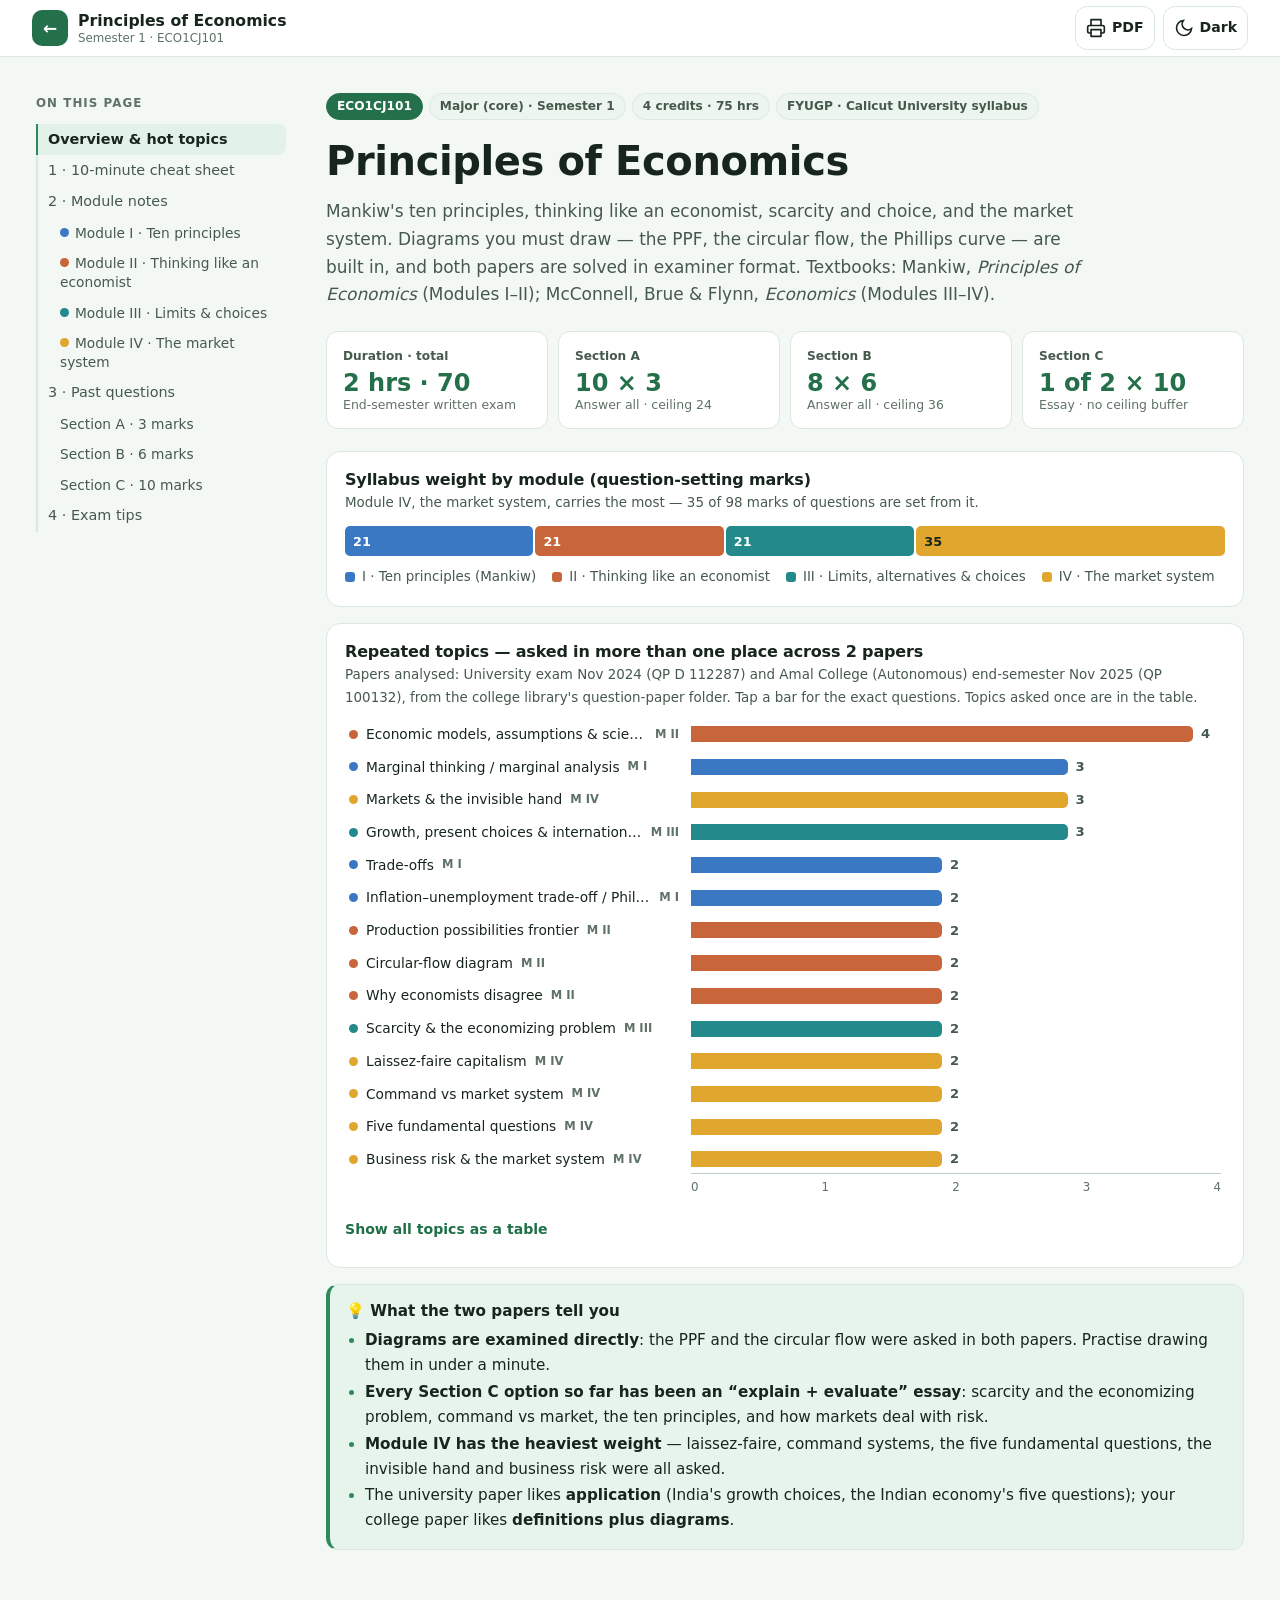
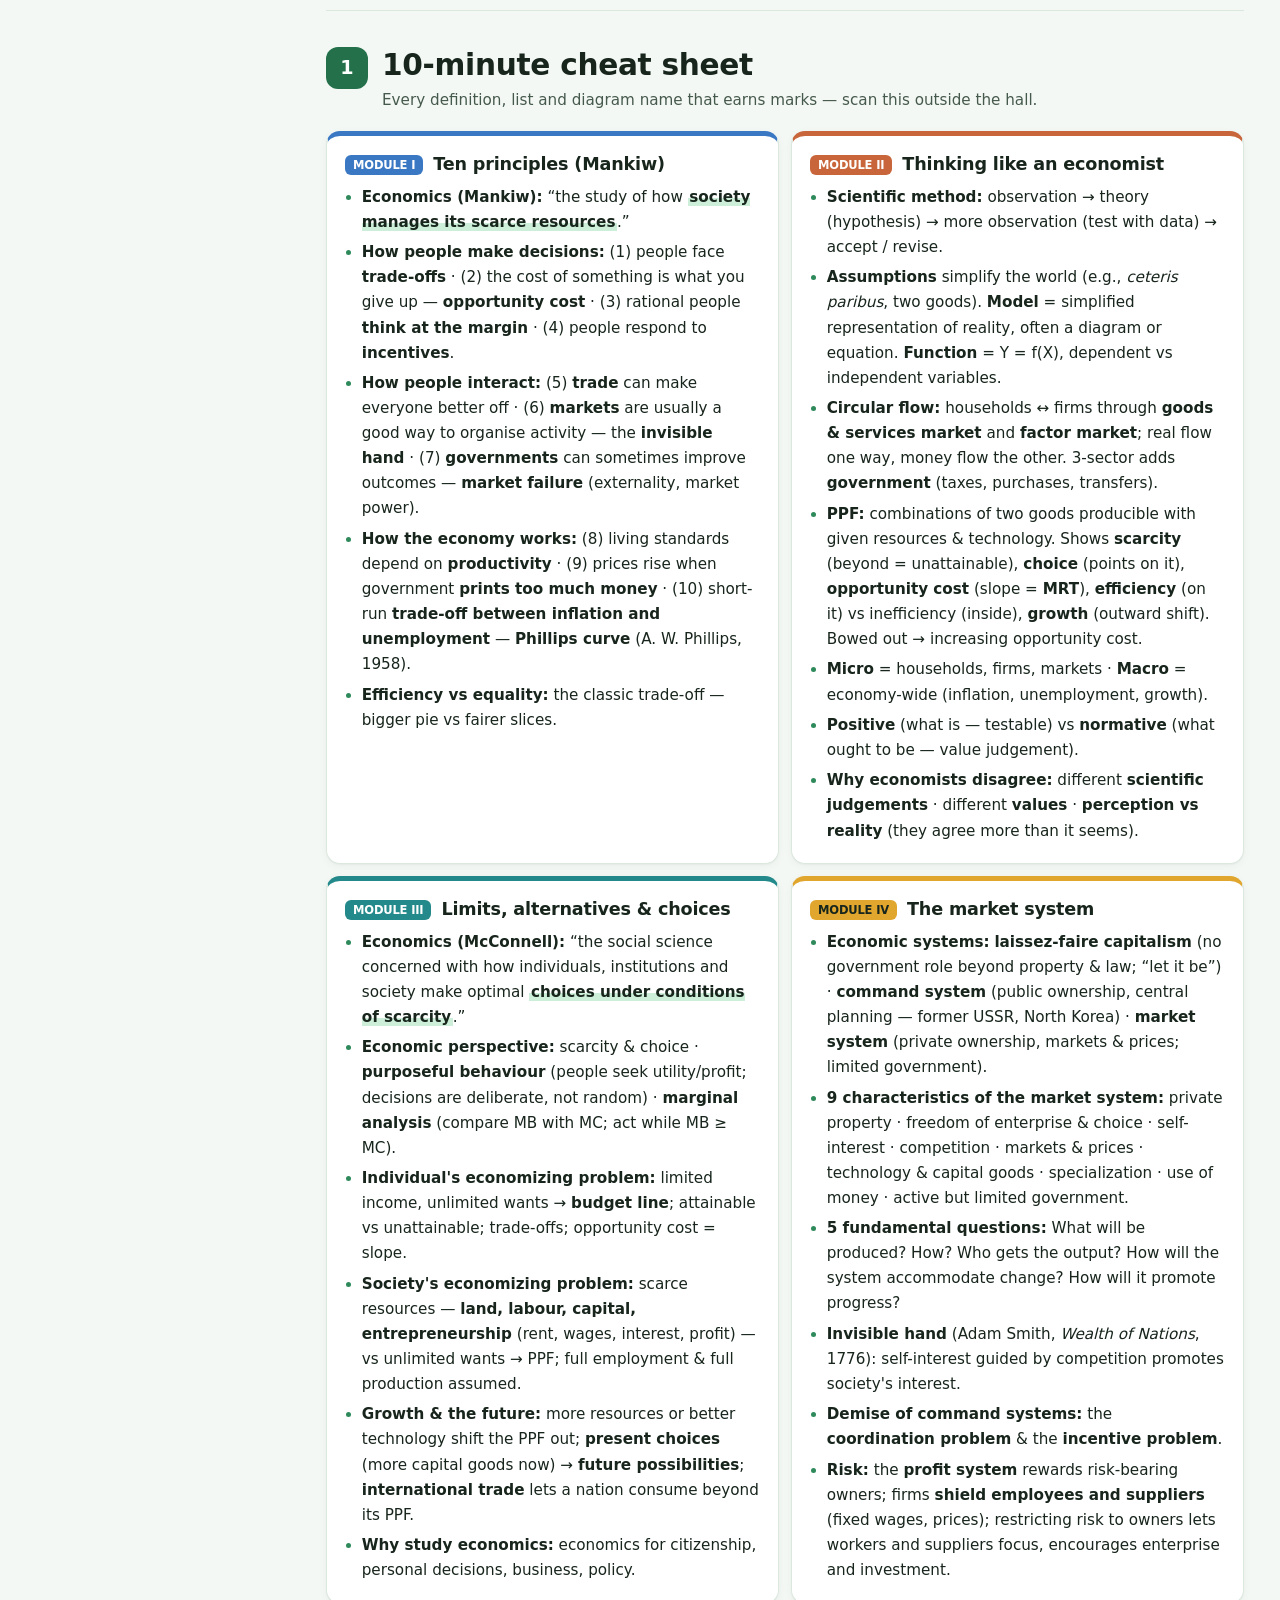
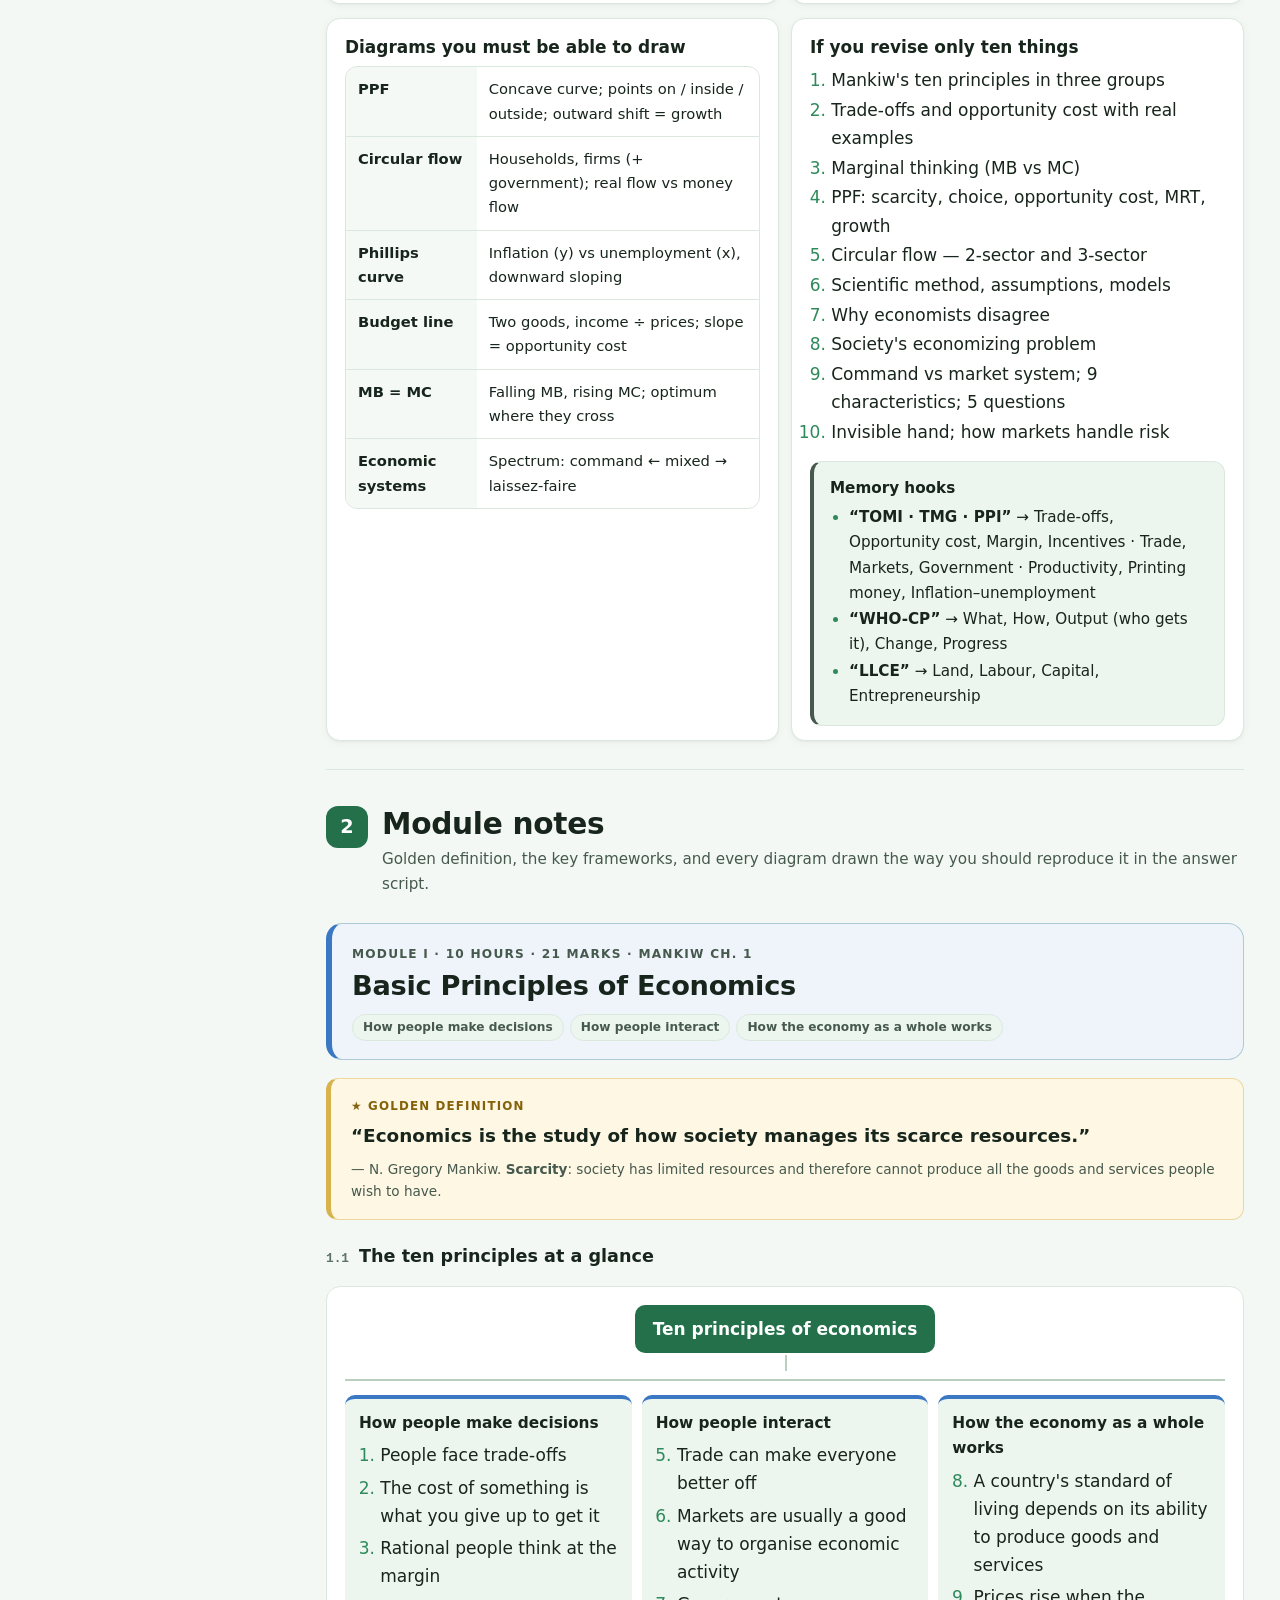
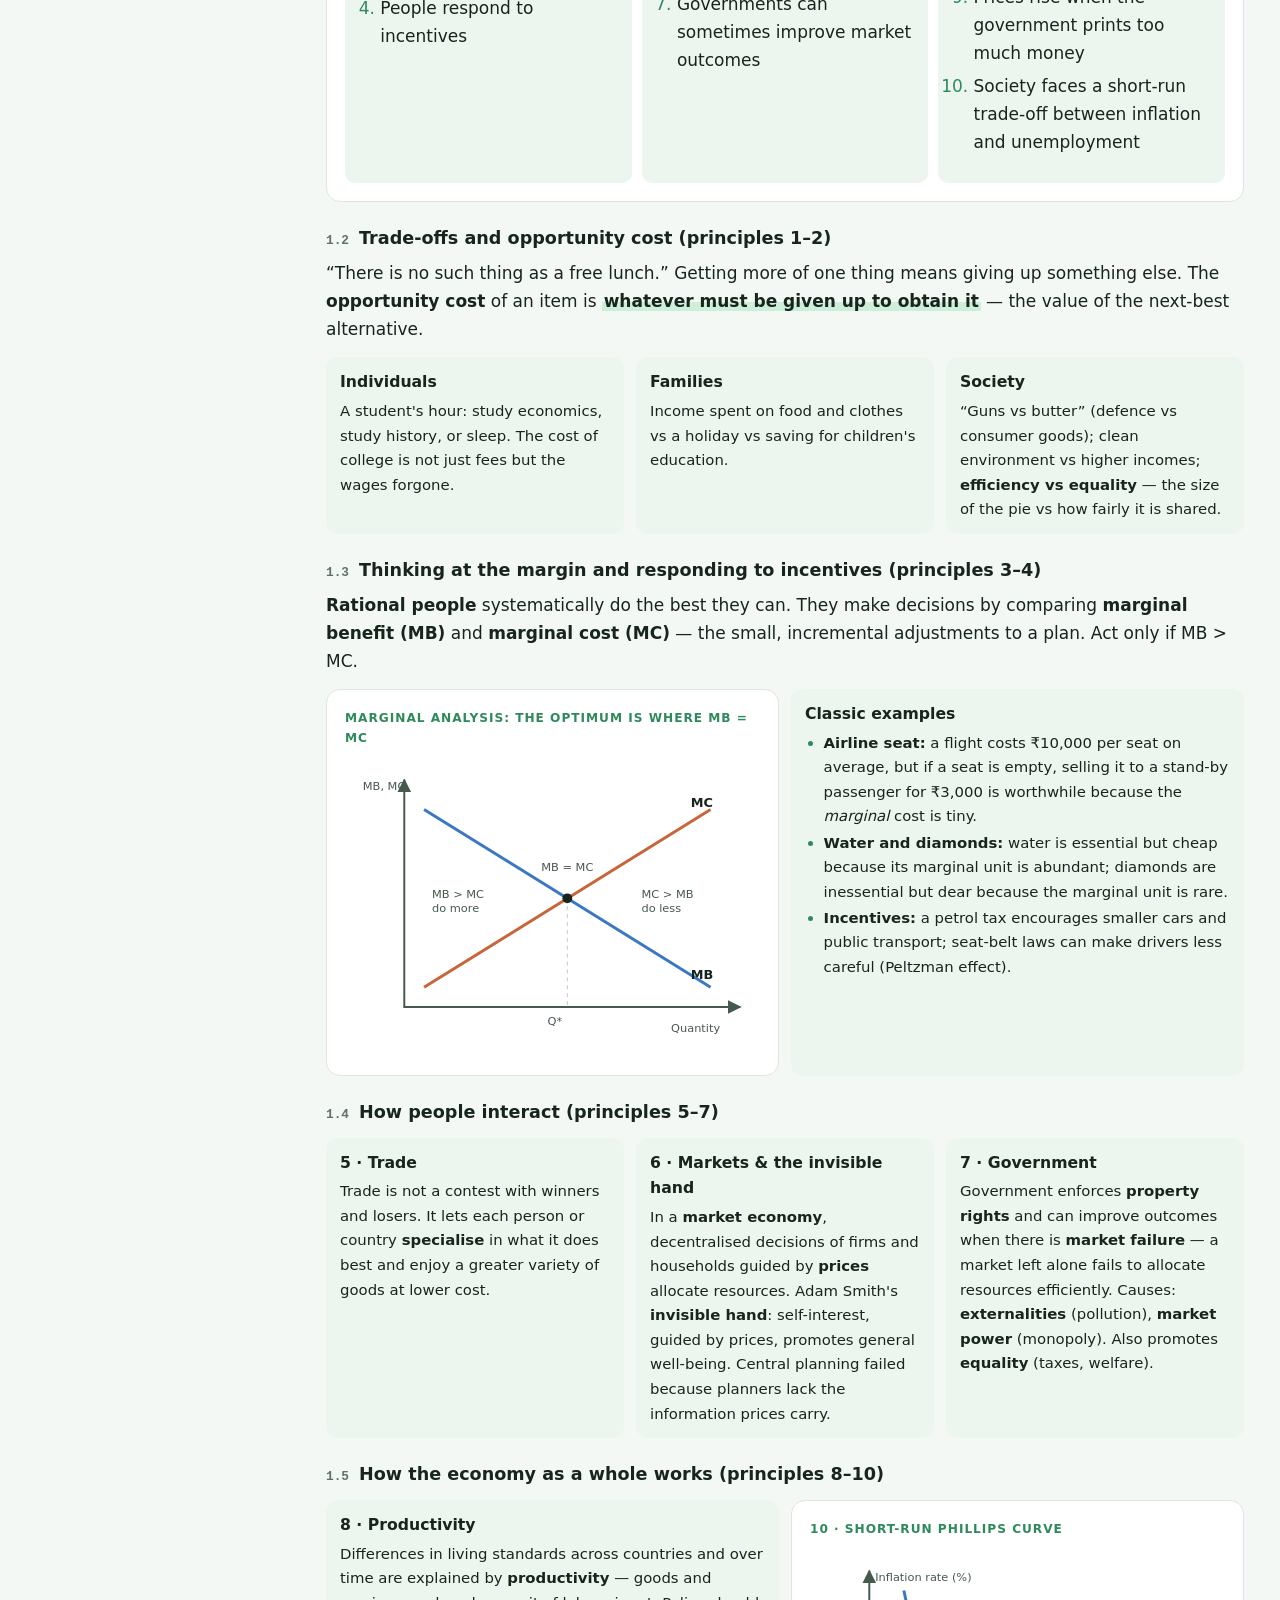
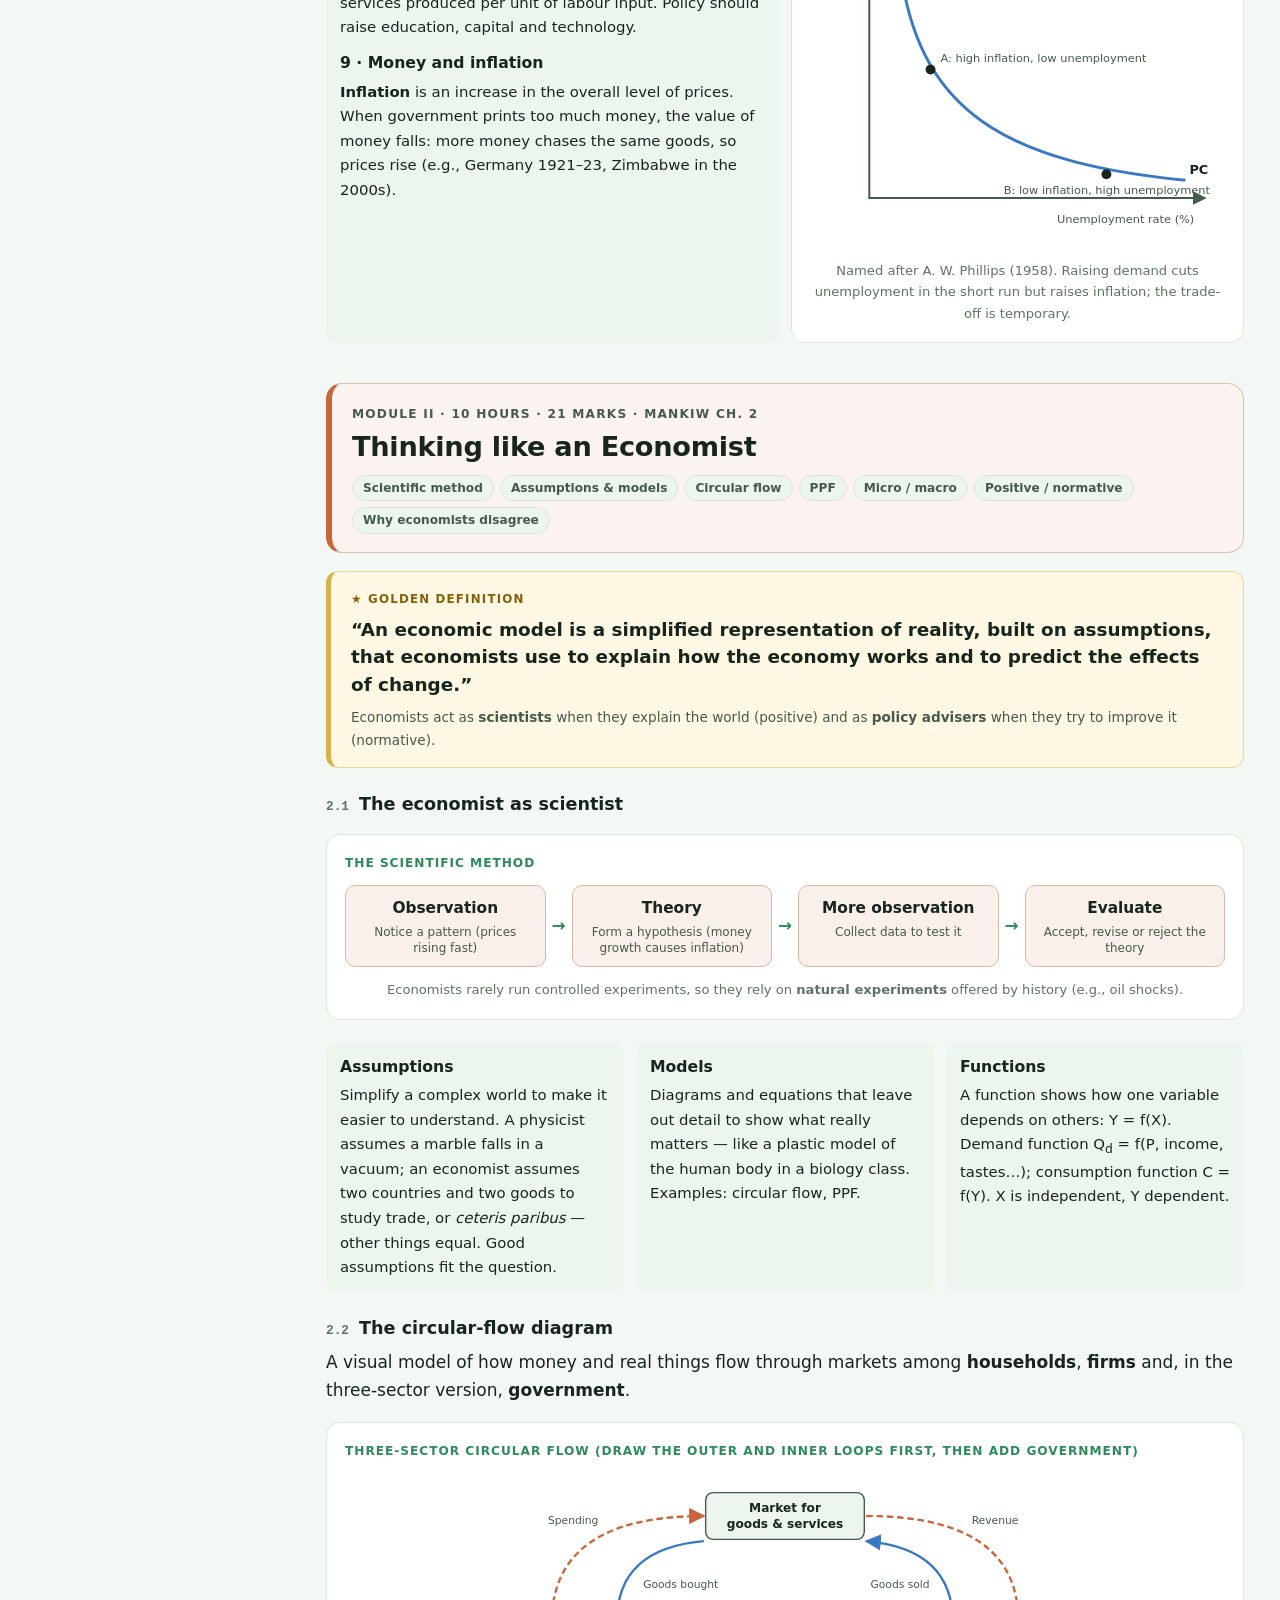
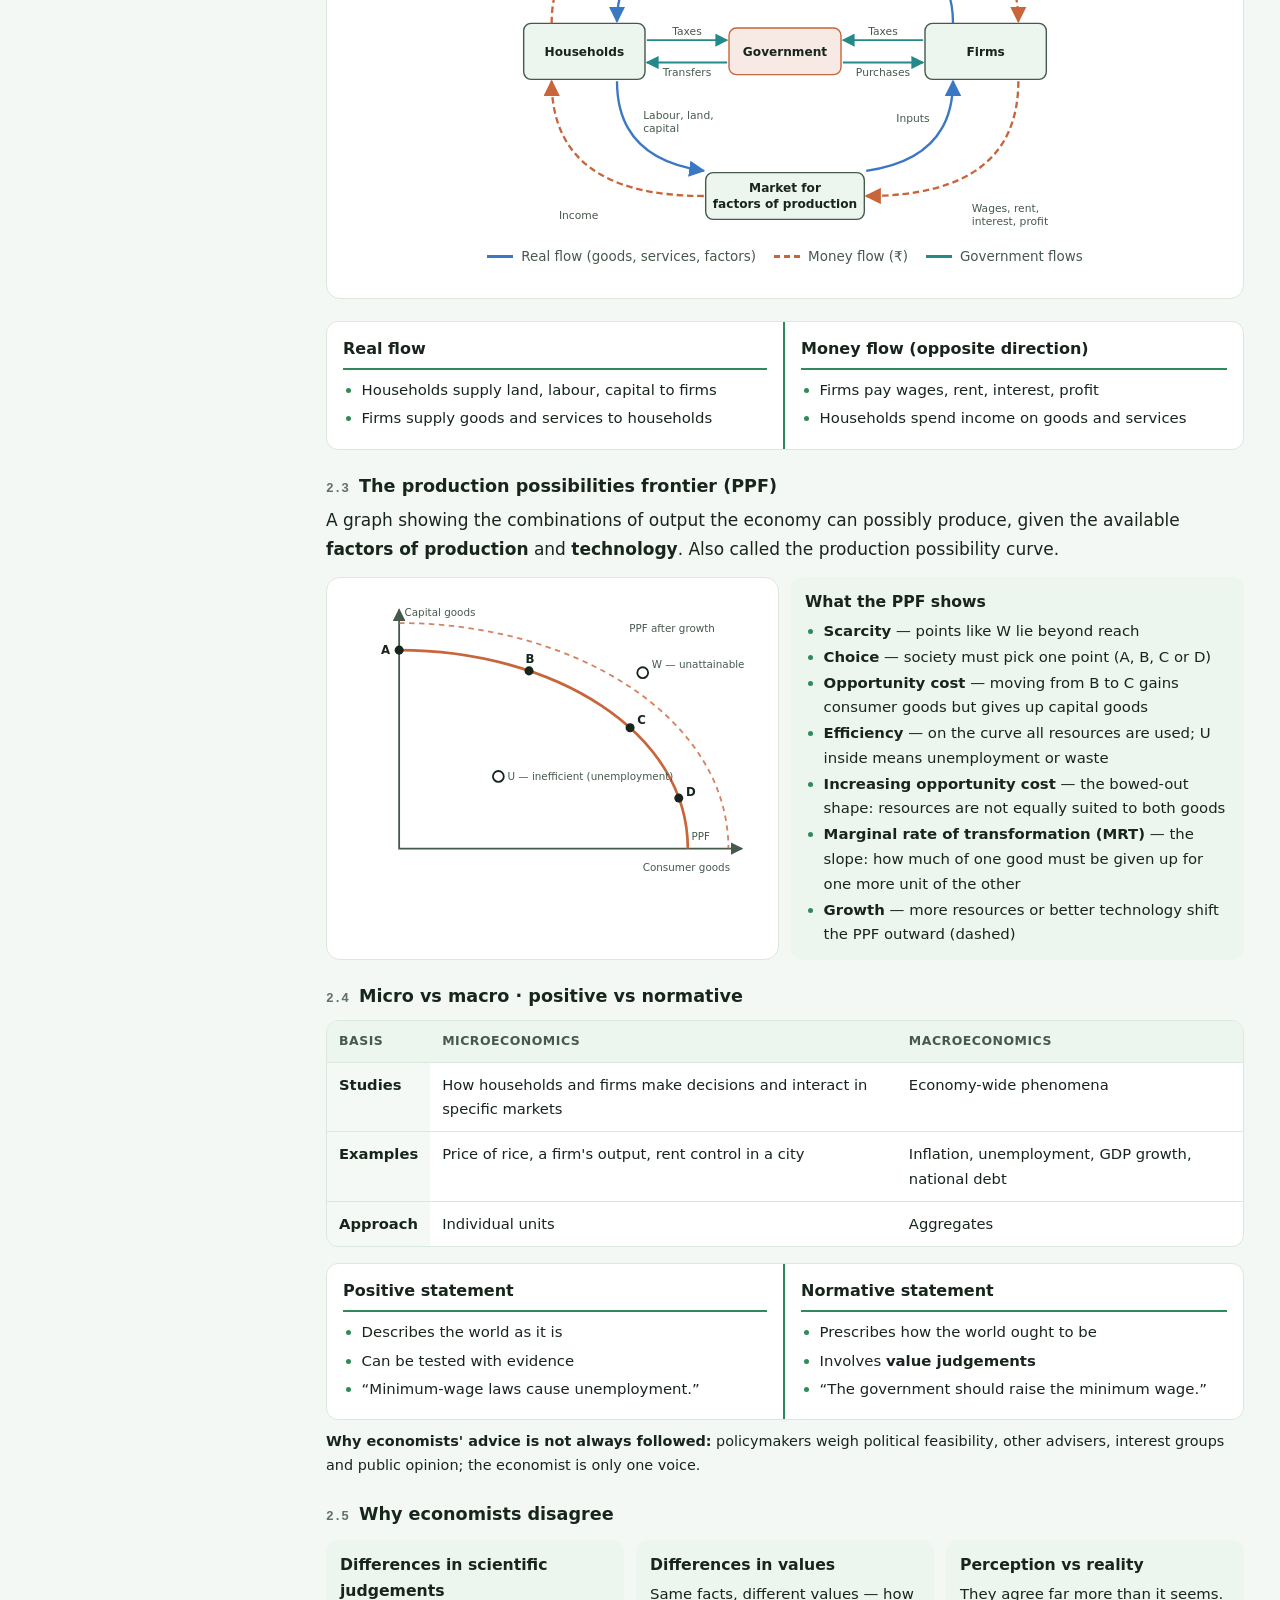
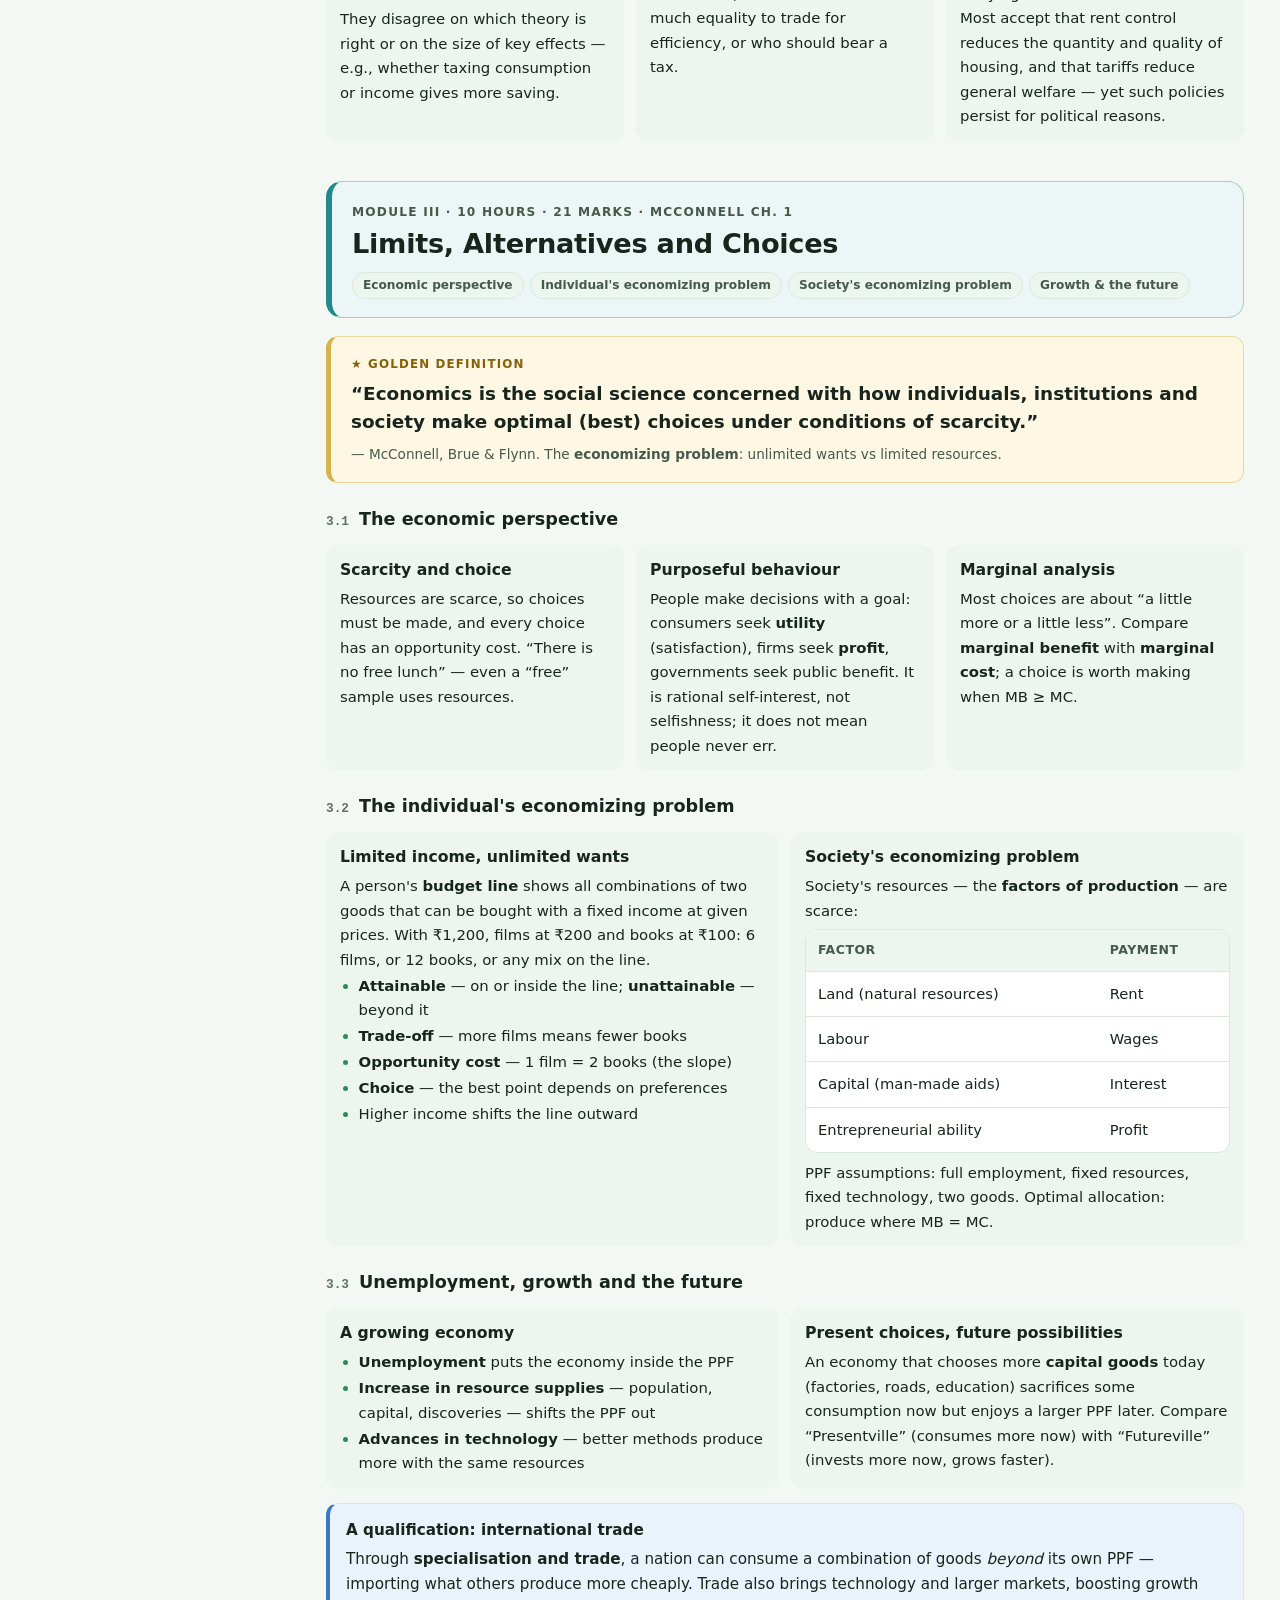
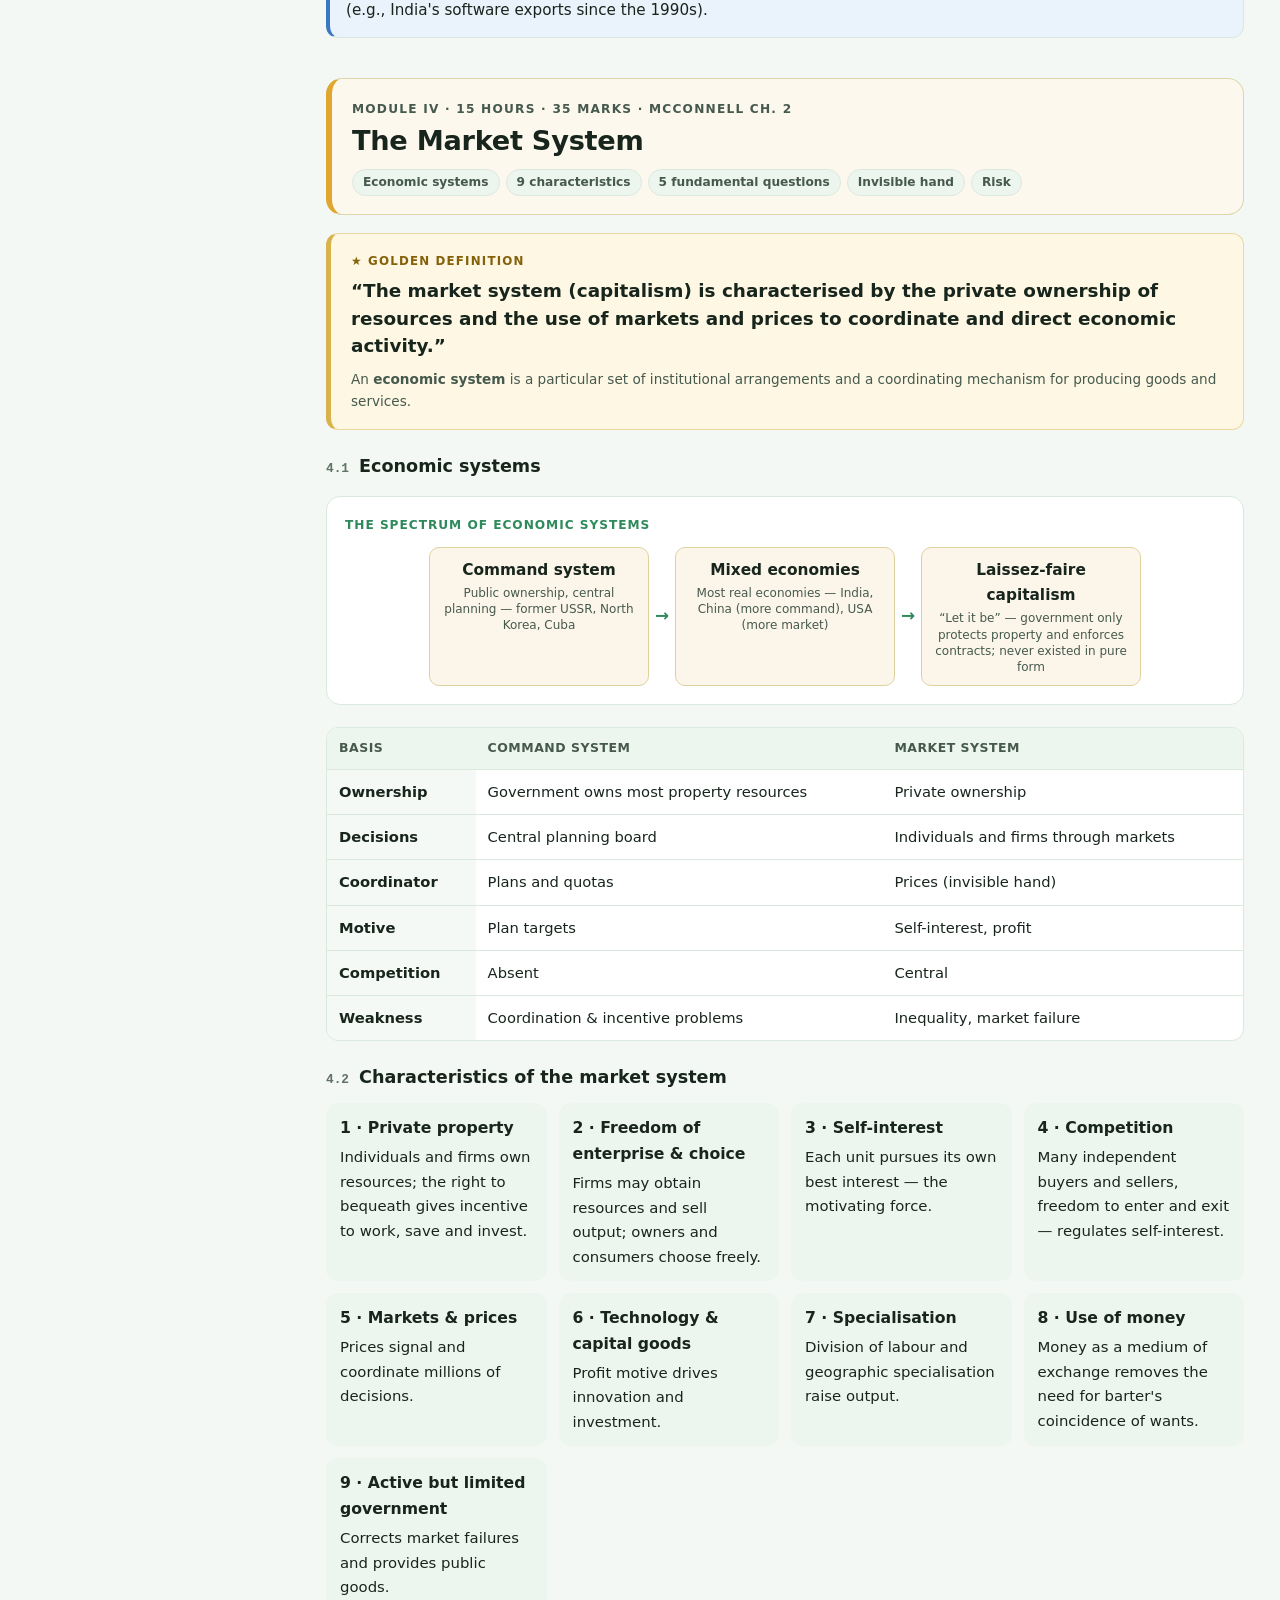
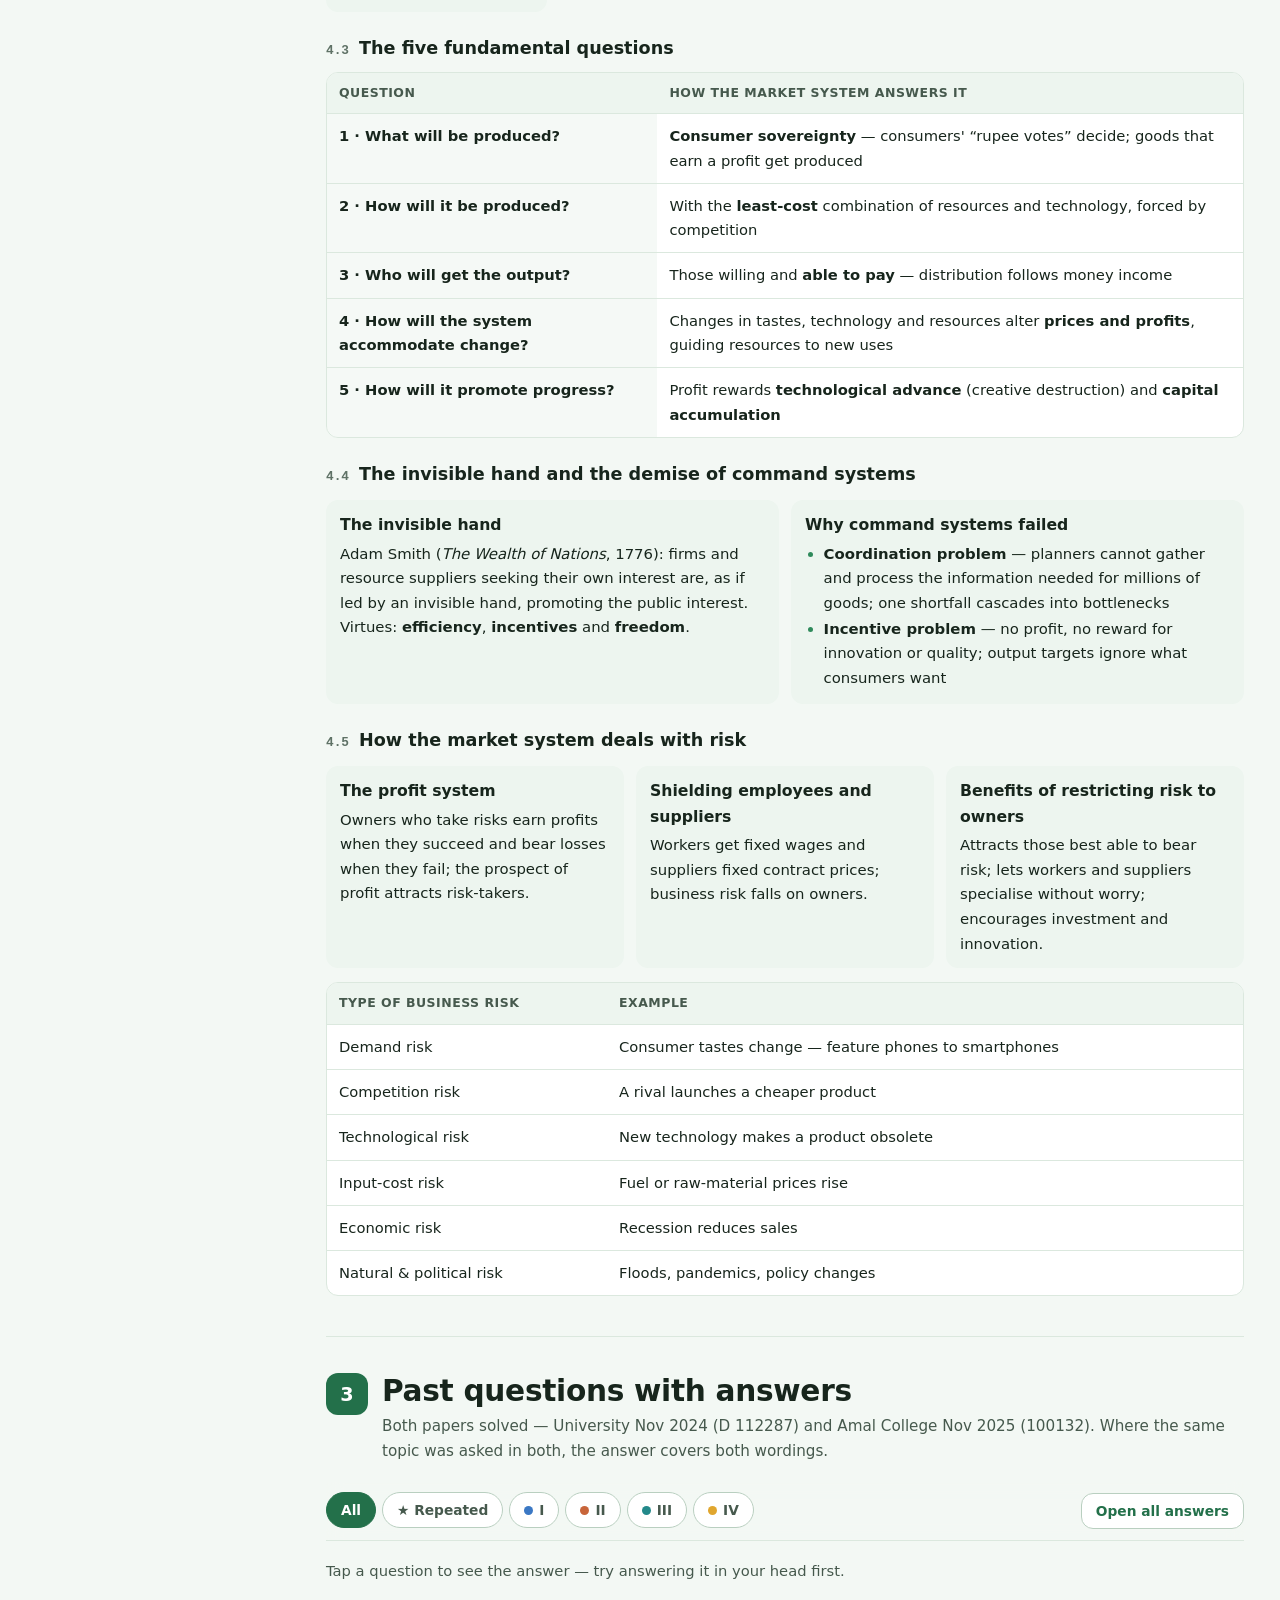
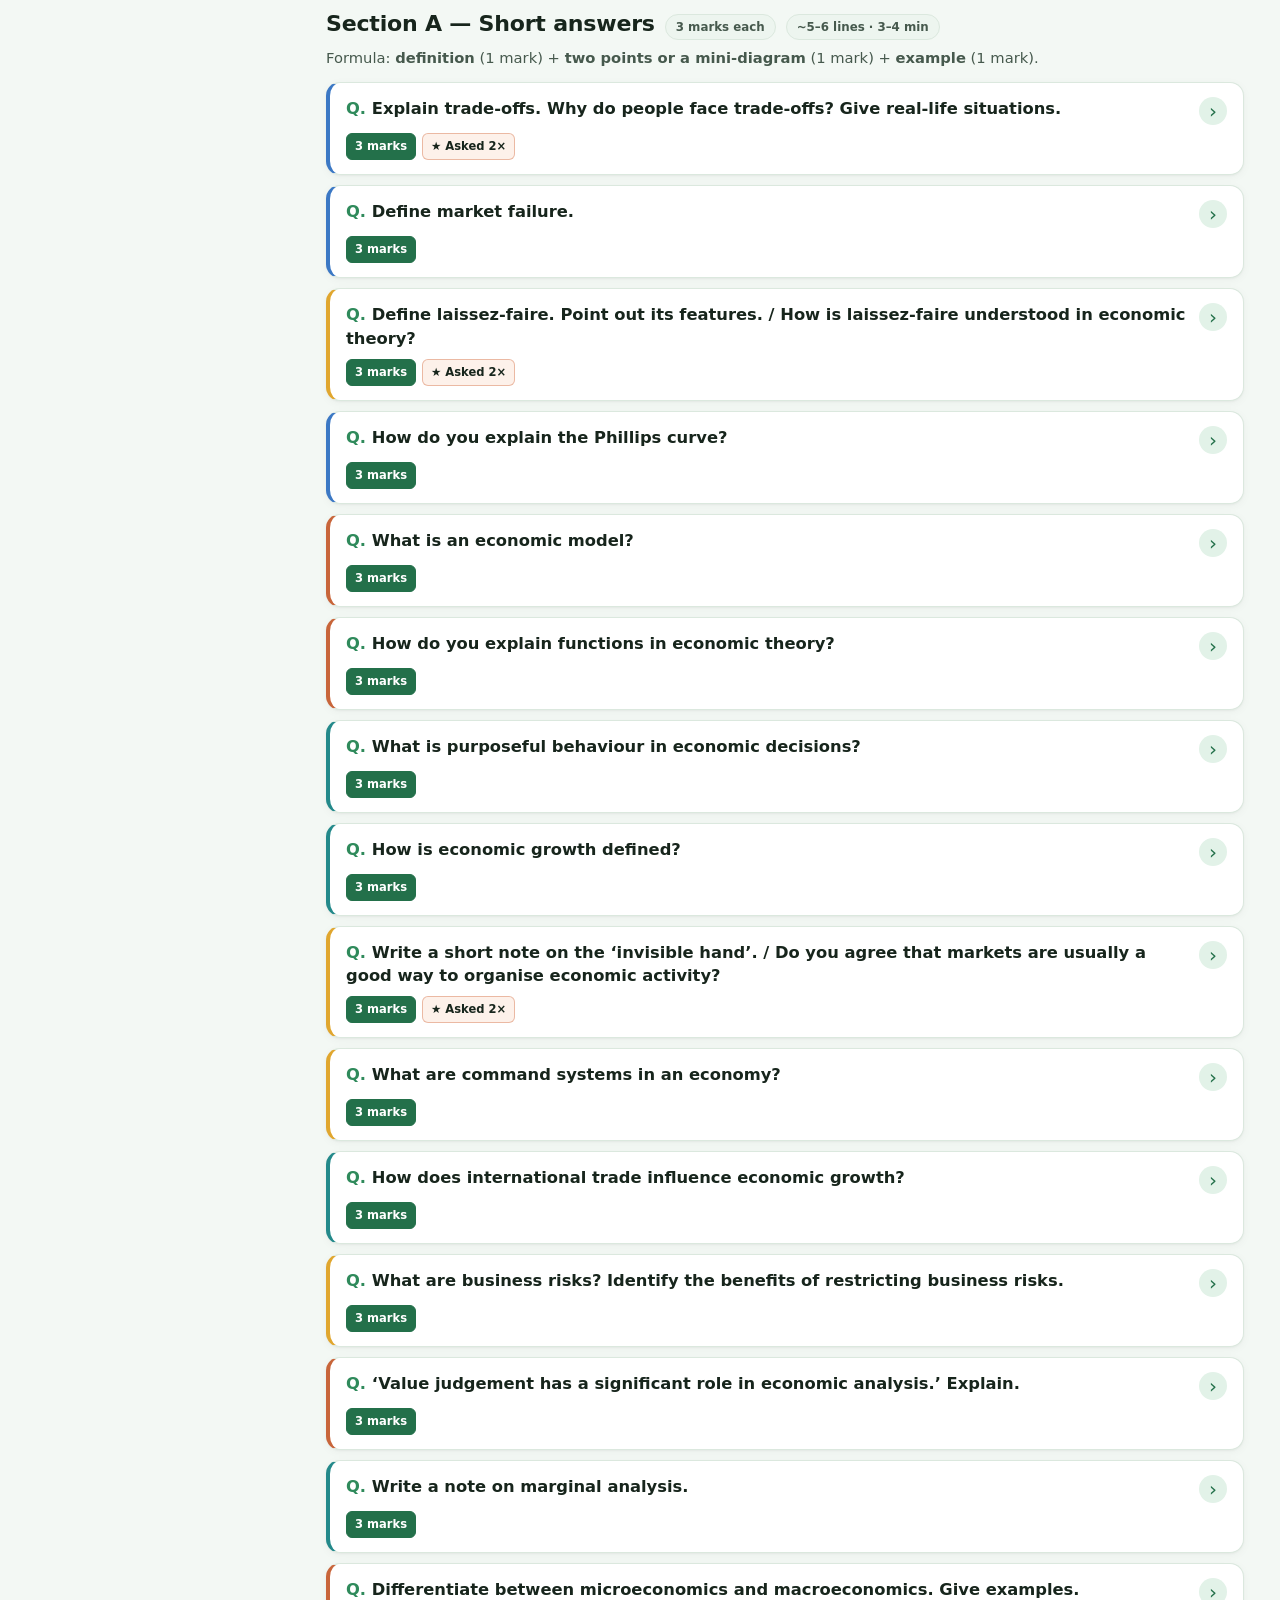
<file: semester-1/principles-of-economics.html>
<!doctype html>
<html lang="en">
<head>
  <meta charset="utf-8">
  <meta name="viewport" content="width=device-width, initial-scale=1, viewport-fit=cover">
  <meta name="theme-color" content="#f3f8f4">
  <title>Principles of Economics</title>
  <meta name="description" content="ECO1CJ101 Principles of Economics — 10-minute cheat sheet, module notes with PPF, circular-flow and Phillips-curve diagrams, solved PYQs (Univ Nov 2024, Amal College Nov 2025) and exam strategy.">
  <script>try{var t=localStorage.getItem("examnotes-theme-v2");if(t==="light"||t==="dark")document.documentElement.setAttribute("data-theme",t);}catch(e){}</script>
  <link rel="stylesheet" href="../assets/css/style.css?v=3">
  <style>
    /* Economic diagrams (inline SVG), themed with the site tokens */
    svg.econ { width: 100%; height: auto; max-width: 560px; display: block; margin: 0 auto; font-family: var(--font-sans); }
    svg.econ .axis { stroke: var(--ink-2); stroke-width: 2; fill: none; }
    svg.econ .curve { stroke: var(--mc, var(--m2)); stroke-width: 3; fill: none; }
    svg.econ .curve2 { stroke: var(--mc, var(--m2)); stroke-width: 2; fill: none; stroke-dasharray: 6 5; opacity: .8; }
    svg.econ .guide { stroke: var(--line-strong); stroke-width: 1; fill: none; stroke-dasharray: 4 4; }
    svg.econ .pt { fill: var(--ink); }
    svg.econ .pt-bad { fill: var(--surface); stroke: var(--ink); stroke-width: 2; }
    svg.econ text { fill: var(--ink); font-size: 13px; }
    svg.econ text.small { fill: var(--ink-2); font-size: 11.5px; }
    svg.econ text.bold { font-weight: 700; }
    svg.econ .box { fill: var(--surface-2); stroke: var(--ink-2); stroke-width: 1.5; }
    svg.econ .box-gov { fill: color-mix(in srgb, var(--m2) 14%, var(--surface)); stroke: var(--m2); stroke-width: 1.5; }
    svg.econ .real { stroke: var(--m1); stroke-width: 2.5; fill: none; }
    svg.econ .money { stroke: var(--m2); stroke-width: 2.5; fill: none; stroke-dasharray: 7 4; }
    svg.econ .gov { stroke: var(--m3); stroke-width: 2; fill: none; }
    svg.econ .ah-real { fill: var(--m1); }
    svg.econ .ah-money { fill: var(--m2); }
    svg.econ .ah-gov { fill: var(--m3); }
    svg.econ .ah-ink { fill: var(--ink-2); }
    .svg-legend { display: flex; flex-wrap: wrap; gap: 6px 18px; justify-content: center; font-size: .84rem; color: var(--ink-2); margin-top: 8px; list-style: none; padding: 0; }
    .svg-legend li { display: inline-flex; align-items: center; gap: 8px; margin: 0; }
    .svg-legend .ln { width: 26px; height: 0; border-top: 3px solid var(--m1); }
    .svg-legend .ln.money { border-top: 3px dashed var(--m2); }
    .svg-legend .ln.gov { border-top: 3px solid var(--m3); }
  </style>
  <link rel="icon" href="data:image/svg+xml,%3Csvg xmlns='http://www.w3.org/2000/svg' viewBox='0 0 32 32'%3E%3Crect width='32' height='32' rx='8' fill='%2323704a'/%3E%3Ctext x='16' y='22' font-family='Arial' font-weight='bold' font-size='17' fill='%23fff' text-anchor='middle'%3EN%3C/text%3E%3C/svg%3E">
</head>
<body class="has-bottom-nav">

<header class="topbar">
  <div class="topbar-inner">
    <a class="brand" href="../#semester-1" aria-label="Back to all subjects">
      <span class="brand-mark" aria-hidden="true">←</span>
      <span class="brand-text">Principles of Economics<small>Semester 1 · ECO1CJ101</small></span>
    </a>
    <span class="spacer"></span>
    <button class="icon-btn no-print" type="button" data-print aria-label="Print or save as PDF">
      <svg viewBox="0 0 24 24" fill="none" stroke="currentColor" stroke-width="2" stroke-linecap="round" stroke-linejoin="round" aria-hidden="true"><path d="M6 9V2h12v7"/><rect x="6" y="14" width="12" height="8"/><path d="M6 18H4a2 2 0 0 1-2-2v-5a2 2 0 0 1 2-2h16a2 2 0 0 1 2 2v5a2 2 0 0 1-2 2h-2"/></svg>
      <span class="hide-sm">PDF</span>
    </button>
    <button class="icon-btn" type="button" data-theme-toggle aria-label="Switch theme">
      <svg viewBox="0 0 24 24" fill="none" stroke="currentColor" stroke-width="2" stroke-linecap="round" aria-hidden="true"><path d="M21 12.8A9 9 0 1 1 11.2 3a7 7 0 0 0 9.8 9.8z"/></svg>
      <span class="label hide-sm">Dark</span>
    </button>
  </div>
</header>

<div class="page">
  <nav class="toc" aria-label="On this page">
    <div class="toc-title">On this page</div>
    <ol>
      <li><a href="#overview">Overview &amp; hot topics</a></li>
      <li><a href="#cheat-sheet">1 · 10-minute cheat sheet</a></li>
      <li><a href="#modules">2 · Module notes</a>
        <ol>
          <li><a href="#m1"><span class="dot m1"></span>Module I · Ten principles</a></li>
          <li><a href="#m2"><span class="dot m2"></span>Module II · Thinking like an economist</a></li>
          <li><a href="#m3"><span class="dot m3"></span>Module III · Limits &amp; choices</a></li>
          <li><a href="#m4"><span class="dot m4"></span>Module IV · The market system</a></li>
        </ol>
      </li>
      <li><a href="#pyqs">3 · Past questions</a>
        <ol>
          <li><a href="#sec-a">Section A · 3 marks</a></li>
          <li><a href="#sec-b">Section B · 6 marks</a></li>
          <li><a href="#sec-c">Section C · 10 marks</a></li>
        </ol>
      </li>
      <li><a href="#strategy">4 · Exam tips</a></li>
    </ol>
  </nav>

  <main class="content" id="top">
    <details class="mobile-toc">
      <summary>Contents</summary>
      <ol>
        <li><a href="#overview">Overview &amp; hot topics</a></li>
        <li><a href="#cheat-sheet">10-minute cheat sheet</a></li>
        <li><a href="#m1">Module I · Ten principles</a></li>
        <li><a href="#m2">Module II · Thinking like an economist</a></li>
        <li><a href="#m3">Module III · Limits &amp; choices</a></li>
        <li><a href="#m4">Module IV · The market system</a></li>
        <li><a href="#sec-a">Past questions · 3 marks</a></li>
        <li><a href="#sec-b">Past questions · 6 marks</a></li>
        <li><a href="#sec-c">Past questions · 10 marks</a></li>
        <li><a href="#strategy">Exam tips</a></li>
      </ol>
    </details>

    <!-- ===================== OVERVIEW ===================== -->
    <section class="s-hero" id="overview">
      <div class="chips">
        <span class="chip dark">ECO1CJ101</span>
        <span class="chip">Major (core) · Semester 1</span>
        <span class="chip">4 credits · 75 hrs</span>
        <span class="chip">FYUGP · Calicut University syllabus</span>
      </div>
      <h1>Principles of Economics</h1>
      <p class="lede">Mankiw's ten principles, thinking like an economist, scarcity and choice, and the market system. Diagrams you must draw — the PPF, the circular flow, the Phillips curve — are built in, and both papers are solved in examiner format. Textbooks: Mankiw, <em>Principles of Economics</em> (Modules I–II); McConnell, Brue &amp; Flynn, <em>Economics</em> (Modules III–IV).</p>

      <div class="stat-grid" aria-label="Exam pattern">
        <div class="stat"><div class="label">Duration · total</div><div class="value">2 hrs · 70</div><div class="sub">End-semester written exam</div></div>
        <div class="stat"><div class="label">Section A</div><div class="value">10 × 3</div><div class="sub">Answer all · ceiling 24</div></div>
        <div class="stat"><div class="label">Section B</div><div class="value">8 × 6</div><div class="sub">Answer all · ceiling 36</div></div>
        <div class="stat"><div class="label">Section C</div><div class="value">1 of 2 × 10</div><div class="sub">Essay · no ceiling buffer</div></div>
      </div>

      <div class="chart-card">
        <h3>Syllabus weight by module (question-setting marks)</h3>
        <div class="chart-sub">Module IV, the market system, carries the most — 35 of 98 marks of questions are set from it.</div>
        <div class="segbar" role="img" aria-label="Module I 21, Module II 21, Module III 21, Module IV 35">
          <div class="segbar-part m1 fill-mc" style="flex:21" tabindex="0" data-tip="<b>Module I · Basic principles</b><br>21 marks · 10 hours">21</div>
          <div class="segbar-part m2 fill-mc" style="flex:21" tabindex="0" data-tip="<b>Module II · Thinking like an economist</b><br>21 marks · 10 hours">21</div>
          <div class="segbar-part m3 fill-mc" style="flex:21" tabindex="0" data-tip="<b>Module III · Limits, alternatives &amp; choices</b><br>21 marks · 10 hours">21</div>
          <div class="segbar-part m4 fill-mc" style="flex:35" tabindex="0" data-tip="<b>Module IV · The market system</b><br>35 marks · 15 hours">35</div>
        </div>
        <ul class="legend">
          <li class="m1"><span class="sw"></span>I · Ten principles (Mankiw)</li>
          <li class="m2"><span class="sw"></span>II · Thinking like an economist</li>
          <li class="m3"><span class="sw"></span>III · Limits, alternatives &amp; choices</li>
          <li class="m4"><span class="sw"></span>IV · The market system</li>
        </ul>
      </div>

      <div class="chart-card">
        <h3>Repeated topics — asked in more than one place across 2 papers</h3>
        <div class="chart-sub">Papers analysed: University exam Nov 2024 (QP D 112287) and Amal College (Autonomous) end-semester Nov 2025 (QP 100132), from the college library's question-paper folder. Tap a bar for the exact questions. Topics asked once are in the table.</div>
        <div class="hbar-chart" role="list">
          <div class="hbar-row m2" role="listitem" tabindex="0" aria-label="Economic models, assumptions &amp; scientific method, Module II, asked 4 times" data-tip="&lt;b&gt;Economic models, assumptions &amp;amp; scientific method&lt;/b&gt;&lt;br&gt;Module II · asked 4×&lt;br&gt;Univ 2024 Q16 (6m)&lt;br&gt;Amal 2025 Q5 (3m)&lt;br&gt;Amal 2025 Q6 (3m)&lt;br&gt;Amal 2025 Q16 (6m)"><span class="hbar-label"><span class="dot"></span><span class="t">Economic models, assumptions &amp; scientific method</span><span class="mtxt">M II</span></span><span class="hbar-track"><span class="hbar-fill" style="width:calc(4/4 * (100% - 28px))"></span><span class="hbar-val">4</span></span></div>
          <div class="hbar-row m1" role="listitem" tabindex="0" aria-label="Marginal thinking / marginal analysis, Module I, asked 3 times" data-tip="&lt;b&gt;Marginal thinking / marginal analysis&lt;/b&gt;&lt;br&gt;Module I · asked 3×&lt;br&gt;Univ 2024 Q5 (3m)&lt;br&gt;Univ 2024 Q8 (3m)&lt;br&gt;Amal 2025 Q12 (6m)"><span class="hbar-label"><span class="dot"></span><span class="t">Marginal thinking / marginal analysis</span><span class="mtxt">M I</span></span><span class="hbar-track"><span class="hbar-fill" style="width:calc(3/4 * (100% - 28px))"></span><span class="hbar-val">3</span></span></div>
          <div class="hbar-row m4" role="listitem" tabindex="0" aria-label="Markets &amp; the invisible hand, Module IV, asked 3 times" data-tip="&lt;b&gt;Markets &amp;amp; the invisible hand&lt;/b&gt;&lt;br&gt;Module IV · asked 3×&lt;br&gt;Univ 2024 Q7 (3m)&lt;br&gt;Univ 2024 Q12 (6m)&lt;br&gt;Amal 2025 Q9 (3m)"><span class="hbar-label"><span class="dot"></span><span class="t">Markets &amp; the invisible hand</span><span class="mtxt">M IV</span></span><span class="hbar-track"><span class="hbar-fill" style="width:calc(3/4 * (100% - 28px))"></span><span class="hbar-val">3</span></span></div>
          <div class="hbar-row m3" role="listitem" tabindex="0" aria-label="Growth, present choices &amp; international trade, Module III, asked 3 times" data-tip="&lt;b&gt;Growth, present choices &amp;amp; international trade&lt;/b&gt;&lt;br&gt;Module III · asked 3×&lt;br&gt;Univ 2024 Q2 (3m)&lt;br&gt;Univ 2024 Q11 (6m)&lt;br&gt;Amal 2025 Q8 (3m)"><span class="hbar-label"><span class="dot"></span><span class="t">Growth, present choices &amp; international trade</span><span class="mtxt">M III</span></span><span class="hbar-track"><span class="hbar-fill" style="width:calc(3/4 * (100% - 28px))"></span><span class="hbar-val">3</span></span></div>
          <div class="hbar-row m1" role="listitem" tabindex="0" aria-label="Trade-offs, Module I, asked 2 times" data-tip="&lt;b&gt;Trade-offs&lt;/b&gt;&lt;br&gt;Module I · asked 2×&lt;br&gt;Univ 2024 Q1 (3m)&lt;br&gt;Amal 2025 Q1 (3m)"><span class="hbar-label"><span class="dot"></span><span class="t">Trade-offs</span><span class="mtxt">M I</span></span><span class="hbar-track"><span class="hbar-fill" style="width:calc(2/4 * (100% - 28px))"></span><span class="hbar-val">2</span></span></div>
          <div class="hbar-row m1" role="listitem" tabindex="0" aria-label="Inflation–unemployment trade-off / Phillips curve, Module I, asked 2 times" data-tip="&lt;b&gt;Inflation–unemployment trade-off / Phillips curve&lt;/b&gt;&lt;br&gt;Module I · asked 2×&lt;br&gt;Univ 2024 Q15 (6m)&lt;br&gt;Amal 2025 Q4 (3m)"><span class="hbar-label"><span class="dot"></span><span class="t">Inflation–unemployment trade-off / Phillips curve</span><span class="mtxt">M I</span></span><span class="hbar-track"><span class="hbar-fill" style="width:calc(2/4 * (100% - 28px))"></span><span class="hbar-val">2</span></span></div>
          <div class="hbar-row m2" role="listitem" tabindex="0" aria-label="Production possibilities frontier, Module II, asked 2 times" data-tip="&lt;b&gt;Production possibilities frontier&lt;/b&gt;&lt;br&gt;Module II · asked 2×&lt;br&gt;Univ 2024 Q10 (3m)&lt;br&gt;Amal 2025 Q14 (6m)"><span class="hbar-label"><span class="dot"></span><span class="t">Production possibilities frontier</span><span class="mtxt">M II</span></span><span class="hbar-track"><span class="hbar-fill" style="width:calc(2/4 * (100% - 28px))"></span><span class="hbar-val">2</span></span></div>
          <div class="hbar-row m2" role="listitem" tabindex="0" aria-label="Circular-flow diagram, Module II, asked 2 times" data-tip="&lt;b&gt;Circular-flow diagram&lt;/b&gt;&lt;br&gt;Module II · asked 2×&lt;br&gt;Univ 2024 Q14 (6m)&lt;br&gt;Amal 2025 Q13 (6m)"><span class="hbar-label"><span class="dot"></span><span class="t">Circular-flow diagram</span><span class="mtxt">M II</span></span><span class="hbar-track"><span class="hbar-fill" style="width:calc(2/4 * (100% - 28px))"></span><span class="hbar-val">2</span></span></div>
          <div class="hbar-row m2" role="listitem" tabindex="0" aria-label="Why economists disagree, Module II, asked 2 times" data-tip="&lt;b&gt;Why economists disagree&lt;/b&gt;&lt;br&gt;Module II · asked 2×&lt;br&gt;Univ 2024 Q17 (6m)&lt;br&gt;Amal 2025 Q15 (6m)"><span class="hbar-label"><span class="dot"></span><span class="t">Why economists disagree</span><span class="mtxt">M II</span></span><span class="hbar-track"><span class="hbar-fill" style="width:calc(2/4 * (100% - 28px))"></span><span class="hbar-val">2</span></span></div>
          <div class="hbar-row m3" role="listitem" tabindex="0" aria-label="Scarcity &amp; the economizing problem, Module III, asked 2 times" data-tip="&lt;b&gt;Scarcity &amp;amp; the economizing problem&lt;/b&gt;&lt;br&gt;Module III · asked 2×&lt;br&gt;Univ 2024 Q20 (10m)&lt;br&gt;Amal 2025 Q17 (6m)"><span class="hbar-label"><span class="dot"></span><span class="t">Scarcity &amp; the economizing problem</span><span class="mtxt">M III</span></span><span class="hbar-track"><span class="hbar-fill" style="width:calc(2/4 * (100% - 28px))"></span><span class="hbar-val">2</span></span></div>
          <div class="hbar-row m4" role="listitem" tabindex="0" aria-label="Laissez-faire capitalism, Module IV, asked 2 times" data-tip="&lt;b&gt;Laissez-faire capitalism&lt;/b&gt;&lt;br&gt;Module IV · asked 2×&lt;br&gt;Univ 2024 Q9 (3m)&lt;br&gt;Amal 2025 Q3 (3m)"><span class="hbar-label"><span class="dot"></span><span class="t">Laissez-faire capitalism</span><span class="mtxt">M IV</span></span><span class="hbar-track"><span class="hbar-fill" style="width:calc(2/4 * (100% - 28px))"></span><span class="hbar-val">2</span></span></div>
          <div class="hbar-row m4" role="listitem" tabindex="0" aria-label="Command vs market system, Module IV, asked 2 times" data-tip="&lt;b&gt;Command vs market system&lt;/b&gt;&lt;br&gt;Module IV · asked 2×&lt;br&gt;Univ 2024 Q19 (10m)&lt;br&gt;Amal 2025 Q10 (3m)"><span class="hbar-label"><span class="dot"></span><span class="t">Command vs market system</span><span class="mtxt">M IV</span></span><span class="hbar-track"><span class="hbar-fill" style="width:calc(2/4 * (100% - 28px))"></span><span class="hbar-val">2</span></span></div>
          <div class="hbar-row m4" role="listitem" tabindex="0" aria-label="Five fundamental questions, Module IV, asked 2 times" data-tip="&lt;b&gt;Five fundamental questions&lt;/b&gt;&lt;br&gt;Module IV · asked 2×&lt;br&gt;Univ 2024 Q13 (6m)&lt;br&gt;Amal 2025 Q18 (6m)"><span class="hbar-label"><span class="dot"></span><span class="t">Five fundamental questions</span><span class="mtxt">M IV</span></span><span class="hbar-track"><span class="hbar-fill" style="width:calc(2/4 * (100% - 28px))"></span><span class="hbar-val">2</span></span></div>
          <div class="hbar-row m4" role="listitem" tabindex="0" aria-label="Business risk &amp; the market system, Module IV, asked 2 times" data-tip="&lt;b&gt;Business risk &amp;amp; the market system&lt;/b&gt;&lt;br&gt;Module IV · asked 2×&lt;br&gt;Univ 2024 Q3 (3m)&lt;br&gt;Amal 2025 Q20 (10m)"><span class="hbar-label"><span class="dot"></span><span class="t">Business risk &amp; the market system</span><span class="mtxt">M IV</span></span><span class="hbar-track"><span class="hbar-fill" style="width:calc(2/4 * (100% - 28px))"></span><span class="hbar-val">2</span></span></div>
        </div>
        <div class="hbar-axis" aria-hidden="true"><span></span><span class="ticks"><span>0</span><span>1</span><span>2</span><span>3</span><span>4</span></span></div>
        <details class="table-toggle">
          <summary>Show all topics as a table</summary>
          <div class="tbl-wrap">
            <table class="tbl">
              <thead><tr><th>Topic</th><th>Module</th><th>Times</th><th>Where it was asked</th></tr></thead>
              <tbody>
                <tr><td>Economic models, assumptions &amp; scientific method</td><td><span class="dot m2"></span> Module II</td><td>4</td><td>Univ 2024 Q16 (6m) · Amal 2025 Q5 (3m) · Amal 2025 Q6 (3m) · Amal 2025 Q16 (6m)</td></tr>
                <tr><td>Marginal thinking / marginal analysis</td><td><span class="dot m1"></span> Module I</td><td>3</td><td>Univ 2024 Q5 (3m) · Univ 2024 Q8 (3m) · Amal 2025 Q12 (6m)</td></tr>
                <tr><td>Markets &amp; the invisible hand</td><td><span class="dot m4"></span> Module IV</td><td>3</td><td>Univ 2024 Q7 (3m) · Univ 2024 Q12 (6m) · Amal 2025 Q9 (3m)</td></tr>
                <tr><td>Growth, present choices &amp; international trade</td><td><span class="dot m3"></span> Module III</td><td>3</td><td>Univ 2024 Q2 (3m) · Univ 2024 Q11 (6m) · Amal 2025 Q8 (3m)</td></tr>
                <tr><td>Trade-offs</td><td><span class="dot m1"></span> Module I</td><td>2</td><td>Univ 2024 Q1 (3m) · Amal 2025 Q1 (3m)</td></tr>
                <tr><td>Inflation–unemployment trade-off / Phillips curve</td><td><span class="dot m1"></span> Module I</td><td>2</td><td>Univ 2024 Q15 (6m) · Amal 2025 Q4 (3m)</td></tr>
                <tr><td>Production possibilities frontier</td><td><span class="dot m2"></span> Module II</td><td>2</td><td>Univ 2024 Q10 (3m) · Amal 2025 Q14 (6m)</td></tr>
                <tr><td>Circular-flow diagram</td><td><span class="dot m2"></span> Module II</td><td>2</td><td>Univ 2024 Q14 (6m) · Amal 2025 Q13 (6m)</td></tr>
                <tr><td>Why economists disagree</td><td><span class="dot m2"></span> Module II</td><td>2</td><td>Univ 2024 Q17 (6m) · Amal 2025 Q15 (6m)</td></tr>
                <tr><td>Scarcity &amp; the economizing problem</td><td><span class="dot m3"></span> Module III</td><td>2</td><td>Univ 2024 Q20 (10m) · Amal 2025 Q17 (6m)</td></tr>
                <tr><td>Laissez-faire capitalism</td><td><span class="dot m4"></span> Module IV</td><td>2</td><td>Univ 2024 Q9 (3m) · Amal 2025 Q3 (3m)</td></tr>
                <tr><td>Command vs market system</td><td><span class="dot m4"></span> Module IV</td><td>2</td><td>Univ 2024 Q19 (10m) · Amal 2025 Q10 (3m)</td></tr>
                <tr><td>Five fundamental questions</td><td><span class="dot m4"></span> Module IV</td><td>2</td><td>Univ 2024 Q13 (6m) · Amal 2025 Q18 (6m)</td></tr>
                <tr><td>Business risk &amp; the market system</td><td><span class="dot m4"></span> Module IV</td><td>2</td><td>Univ 2024 Q3 (3m) · Amal 2025 Q20 (10m)</td></tr>
                <tr><td>Ten principles (overall)</td><td><span class="dot m1"></span> Module I</td><td>1</td><td>Amal 2025 Q19 (10m)</td></tr>
                <tr><td>Printing money → inflation</td><td><span class="dot m1"></span> Module I</td><td>1</td><td>Univ 2024 Q18 (6m)</td></tr>
                <tr><td>Market failure / government</td><td><span class="dot m1"></span> Module I</td><td>1</td><td>Amal 2025 Q2 (3m)</td></tr>
                <tr><td>Positive vs normative (value judgement)</td><td><span class="dot m2"></span> Module II</td><td>1</td><td>Univ 2024 Q4 (3m)</td></tr>
                <tr><td>Micro vs macroeconomics</td><td><span class="dot m2"></span> Module II</td><td>1</td><td>Univ 2024 Q6 (3m)</td></tr>
                <tr><td>Purposeful behaviour</td><td><span class="dot m3"></span> Module III</td><td>1</td><td>Amal 2025 Q7 (3m)</td></tr>
                <tr><td>Why study economics</td><td><span class="dot m3"></span> Module III</td><td>1</td><td>Amal 2025 Q11 (6m)</td></tr>
              </tbody>
            </table>
          </div>
        </details>
      </div>

      <div class="note">
        <span class="callout-title">💡 What the two papers tell you</span>
        <ul class="tight">
          <li><strong>Diagrams are examined directly</strong>: the PPF and the circular flow were asked in both papers. Practise drawing them in under a minute.</li>
          <li><strong>Every Section C option so far has been an “explain + evaluate” essay</strong>: scarcity and the economizing problem, command vs market, the ten principles, and how markets deal with risk.</li>
          <li><strong>Module IV has the heaviest weight</strong> — laissez-faire, command systems, the five fundamental questions, the invisible hand and business risk were all asked.</li>
          <li>The university paper likes <strong>application</strong> (India's growth choices, the Indian economy's five questions); your college paper likes <strong>definitions plus diagrams</strong>.</li>
        </ul>
      </div>
    </section>

    <!-- ===================== 1. CHEAT SHEET ===================== -->
    <section class="block" id="cheat-sheet">
      <div class="section-head">
        <span class="sec-num">1</span>
        <div>
          <h2>10-minute cheat sheet</h2>
          <p>Every definition, list and diagram name that earns marks — scan this outside the hall.</p>
        </div>
      </div>

      <div class="grid-2">
        <article class="card cheat-card m1">
          <h3><span class="mtag fill-mc">MODULE I</span>Ten principles (Mankiw)</h3>
          <ul>
            <li><strong>Economics (Mankiw):</strong> “the study of how <span class="kw">society manages its scarce resources</span>.”</li>
            <li><strong>How people make decisions:</strong> (1) people face <b>trade-offs</b> · (2) the cost of something is what you give up — <b>opportunity cost</b> · (3) rational people <b>think at the margin</b> · (4) people respond to <b>incentives</b>.</li>
            <li><strong>How people interact:</strong> (5) <b>trade</b> can make everyone better off · (6) <b>markets</b> are usually a good way to organise activity — the <b>invisible hand</b> · (7) <b>governments</b> can sometimes improve outcomes — <b>market failure</b> (externality, market power).</li>
            <li><strong>How the economy works:</strong> (8) living standards depend on <b>productivity</b> · (9) prices rise when government <b>prints too much money</b> · (10) short-run <b>trade-off between inflation and unemployment</b> — <b>Phillips curve</b> (A. W. Phillips, 1958).</li>
            <li><strong>Efficiency vs equality:</strong> the classic trade-off — bigger pie vs fairer slices.</li>
          </ul>
        </article>

        <article class="card cheat-card m2">
          <h3><span class="mtag fill-mc">MODULE II</span>Thinking like an economist</h3>
          <ul>
            <li><strong>Scientific method:</strong> observation → theory (hypothesis) → more observation (test with data) → accept / revise.</li>
            <li><strong>Assumptions</strong> simplify the world (e.g., <i>ceteris paribus</i>, two goods). <strong>Model</strong> = simplified representation of reality, often a diagram or equation. <strong>Function</strong> = Y = f(X), dependent vs independent variables.</li>
            <li><strong>Circular flow:</strong> households ↔ firms through <b>goods &amp; services market</b> and <b>factor market</b>; real flow one way, money flow the other. 3-sector adds <b>government</b> (taxes, purchases, transfers).</li>
            <li><strong>PPF:</strong> combinations of two goods producible with given resources &amp; technology. Shows <b>scarcity</b> (beyond = unattainable), <b>choice</b> (points on it), <b>opportunity cost</b> (slope = <b>MRT</b>), <b>efficiency</b> (on it) vs inefficiency (inside), <b>growth</b> (outward shift). Bowed out → increasing opportunity cost.</li>
            <li><strong>Micro</strong> = households, firms, markets · <strong>Macro</strong> = economy-wide (inflation, unemployment, growth).</li>
            <li><strong>Positive</strong> (what is — testable) vs <strong>normative</strong> (what ought to be — value judgement).</li>
            <li><strong>Why economists disagree:</strong> different <b>scientific judgements</b> · different <b>values</b> · <b>perception vs reality</b> (they agree more than it seems).</li>
          </ul>
        </article>

        <article class="card cheat-card m3">
          <h3><span class="mtag fill-mc">MODULE III</span>Limits, alternatives &amp; choices</h3>
          <ul>
            <li><strong>Economics (McConnell):</strong> “the social science concerned with how individuals, institutions and society make optimal <span class="kw">choices under conditions of scarcity</span>.”</li>
            <li><strong>Economic perspective:</strong> scarcity &amp; choice · <b>purposeful behaviour</b> (people seek utility/profit; decisions are deliberate, not random) · <b>marginal analysis</b> (compare MB with MC; act while MB ≥ MC).</li>
            <li><strong>Individual's economizing problem:</strong> limited income, unlimited wants → <b>budget line</b>; attainable vs unattainable; trade-offs; opportunity cost = slope.</li>
            <li><strong>Society's economizing problem:</strong> scarce resources — <b>land, labour, capital, entrepreneurship</b> (rent, wages, interest, profit) — vs unlimited wants → PPF; full employment &amp; full production assumed.</li>
            <li><strong>Growth &amp; the future:</strong> more resources or better technology shift the PPF out; <b>present choices</b> (more capital goods now) → <b>future possibilities</b>; <b>international trade</b> lets a nation consume beyond its PPF.</li>
            <li><strong>Why study economics:</strong> economics for citizenship, personal decisions, business, policy.</li>
          </ul>
        </article>

        <article class="card cheat-card m4">
          <h3><span class="mtag fill-mc">MODULE IV</span>The market system</h3>
          <ul>
            <li><strong>Economic systems:</strong> <b>laissez-faire capitalism</b> (no government role beyond property &amp; law; “let it be”) · <b>command system</b> (public ownership, central planning — former USSR, North Korea) · <b>market system</b> (private ownership, markets &amp; prices; limited government).</li>
            <li><strong>9 characteristics of the market system:</strong> private property · freedom of enterprise &amp; choice · self-interest · competition · markets &amp; prices · technology &amp; capital goods · specialization · use of money · active but limited government.</li>
            <li><strong>5 fundamental questions:</strong> What will be produced? How? Who gets the output? How will the system accommodate change? How will it promote progress?</li>
            <li><strong>Invisible hand</strong> (Adam Smith, <i>Wealth of Nations</i>, 1776): self-interest guided by competition promotes society's interest.</li>
            <li><strong>Demise of command systems:</strong> the <b>coordination problem</b> &amp; the <b>incentive problem</b>.</li>
            <li><strong>Risk:</strong> the <b>profit system</b> rewards risk-bearing owners; firms <b>shield employees and suppliers</b> (fixed wages, prices); restricting risk to owners lets workers and suppliers focus, encourages enterprise and investment.</li>
          </ul>
        </article>
      </div>

      <div class="grid-2">
        <div class="card">
          <h4>Diagrams you must be able to draw</h4>
          <div class="tbl-wrap" style="margin:0">
            <table class="tbl compact">
              <tbody>
                <tr><th>PPF</th><td>Concave curve; points on / inside / outside; outward shift = growth</td></tr>
                <tr><th>Circular flow</th><td>Households, firms (+ government); real flow vs money flow</td></tr>
                <tr><th>Phillips curve</th><td>Inflation (y) vs unemployment (x), downward sloping</td></tr>
                <tr><th>Budget line</th><td>Two goods, income ÷ prices; slope = opportunity cost</td></tr>
                <tr><th>MB = MC</th><td>Falling MB, rising MC; optimum where they cross</td></tr>
                <tr><th>Economic systems</th><td>Spectrum: command ← mixed → laissez-faire</td></tr>
              </tbody>
            </table>
          </div>
        </div>
        <div class="card">
          <h4>If you revise only ten things</h4>
          <ol class="tight">
            <li>Mankiw's ten principles in three groups</li>
            <li>Trade-offs and opportunity cost with real examples</li>
            <li>Marginal thinking (MB vs MC)</li>
            <li>PPF: scarcity, choice, opportunity cost, MRT, growth</li>
            <li>Circular flow — 2-sector and 3-sector</li>
            <li>Scientific method, assumptions, models</li>
            <li>Why economists disagree</li>
            <li>Society's economizing problem</li>
            <li>Command vs market system; 9 characteristics; 5 questions</li>
            <li>Invisible hand; how markets handle risk</li>
          </ol>
          <div class="mnemonic">
            <span class="callout-title">Memory hooks</span>
            <ul class="tight">
              <li><b>“TOMI · TMG · PPI”</b> → Trade-offs, Opportunity cost, Margin, Incentives · Trade, Markets, Government · Productivity, Printing money, Inflation–unemployment</li>
              <li><b>“WHO-CP”</b> → What, How, Output (who gets it), Change, Progress</li>
              <li><b>“LLCE”</b> → Land, Labour, Capital, Entrepreneurship</li>
            </ul>
          </div>
        </div>
      </div>
    </section>

    <!-- ===================== 2. MODULE BREAKDOWN ===================== -->
    <section class="block" id="modules">
      <div class="section-head">
        <span class="sec-num">2</span>
        <div>
          <h2>Module notes</h2>
          <p>Golden definition, the key frameworks, and every diagram drawn the way you should reproduce it in the answer script.</p>
        </div>
      </div>

      <!-- ========== MODULE I ========== -->
      <article class="module m1" id="m1">
        <div class="module-banner">
          <div class="mnum">Module I · 10 hours · 21 marks · Mankiw ch. 1</div>
          <h3>Basic Principles of Economics</h3>
          <div class="chips"><span class="chip">How people make decisions</span><span class="chip">How people interact</span><span class="chip">How the economy as a whole works</span></div>
        </div>
        <div class="golden">
          <div class="g-label">★ Golden definition</div>
          <blockquote>“Economics is the study of how society manages its scarce resources.”</blockquote>
          <div class="g-src">— N. Gregory Mankiw. <b>Scarcity</b>: society has limited resources and therefore cannot produce all the goods and services people wish to have.</div>
        </div>

        <section class="concept">
          <h4><span class="cnum">1.1</span>The ten principles at a glance</h4>
          <figure class="diagram">
            <div class="tree">
              <div class="tree-root">Ten principles of economics</div>
              <div class="tree-children">
                <div class="tree-node m1"><h5>How people make decisions</h5><ol><li>People face trade-offs</li><li>The cost of something is what you give up to get it</li><li>Rational people think at the margin</li><li>People respond to incentives</li></ol></div>
                <div class="tree-node m1"><h5>How people interact</h5><ol start="5"><li>Trade can make everyone better off</li><li>Markets are usually a good way to organise economic activity</li><li>Governments can sometimes improve market outcomes</li></ol></div>
                <div class="tree-node m1"><h5>How the economy as a whole works</h5><ol start="8"><li>A country's standard of living depends on its ability to produce goods and services</li><li>Prices rise when the government prints too much money</li><li>Society faces a short-run trade-off between inflation and unemployment</li></ol></div>
              </div>
            </div>
          </figure>
        </section>

        <section class="concept">
          <h4><span class="cnum">1.2</span>Trade-offs and opportunity cost (principles 1–2)</h4>
          <p>“There is no such thing as a free lunch.” Getting more of one thing means giving up something else. The <strong>opportunity cost</strong> of an item is <span class="kw">whatever must be given up to obtain it</span> — the value of the next-best alternative.</p>
          <div class="grid-3">
            <div class="mini-card"><h5>Individuals</h5><p>A student's hour: study economics, study history, or sleep. The cost of college is not just fees but the wages forgone.</p></div>
            <div class="mini-card"><h5>Families</h5><p>Income spent on food and clothes vs a holiday vs saving for children's education.</p></div>
            <div class="mini-card"><h5>Society</h5><p>“Guns vs butter” (defence vs consumer goods); clean environment vs higher incomes; <b>efficiency vs equality</b> — the size of the pie vs how fairly it is shared.</p></div>
          </div>
        </section>

        <section class="concept">
          <h4><span class="cnum">1.3</span>Thinking at the margin and responding to incentives (principles 3–4)</h4>
          <p><strong>Rational people</strong> systematically do the best they can. They make decisions by comparing <strong>marginal benefit (MB)</strong> and <strong>marginal cost (MC)</strong> — the small, incremental adjustments to a plan. Act only if MB &gt; MC.</p>
          <div class="grid-2">
            <figure class="diagram" style="margin:0">
              <div class="diagram-title">Marginal analysis: the optimum is where MB = MC</div>
              <svg class="econ m1" viewBox="0 0 420 300" role="img" aria-label="Marginal benefit slopes down, marginal cost slopes up, they cross at the optimal quantity">
                <defs><marker id="ah1" viewBox="0 0 10 10" refX="9" refY="5" markerWidth="7" markerHeight="7" orient="auto-start-reverse"><path d="M0,0 L10,5 L0,10 z" class="ah-ink"/></marker></defs>
                <path class="axis" d="M60,20 L60,250 L400,250" marker-start="url(#ah1)" marker-end="url(#ah1)"/>
                <text x="18" y="30" class="small">MB, MC</text>
                <text x="330" y="275" class="small">Quantity</text>
                <path class="curve" d="M80,50 L370,230"/>
                <path class="curve" style="stroke:var(--m2)" d="M80,230 L370,50"/>
                <text x="350" y="222" class="bold">MB</text>
                <text x="350" y="48" class="bold">MC</text>
                <path class="guide" d="M225,140 L225,250"/>
                <circle class="pt" cx="225" cy="140" r="5"/>
                <text x="225" y="112" class="small" text-anchor="middle">MB = MC</text>
                <text x="205" y="268" class="small">Q*</text>
                <text x="88" y="140" class="small">MB &gt; MC</text><text x="88" y="154" class="small">do more</text>
                <text x="300" y="140" class="small">MC &gt; MB</text><text x="300" y="154" class="small">do less</text>
              </svg>
            </figure>
            <div class="mini-card">
              <h5>Classic examples</h5>
              <ul class="tight">
                <li><b>Airline seat:</b> a flight costs ₹10,000 per seat on average, but if a seat is empty, selling it to a stand-by passenger for ₹3,000 is worthwhile because the <i>marginal</i> cost is tiny.</li>
                <li><b>Water and diamonds:</b> water is essential but cheap because its marginal unit is abundant; diamonds are inessential but dear because the marginal unit is rare.</li>
                <li><b>Incentives:</b> a petrol tax encourages smaller cars and public transport; seat-belt laws can make drivers less careful (Peltzman effect).</li>
              </ul>
            </div>
          </div>
        </section>

        <section class="concept">
          <h4><span class="cnum">1.4</span>How people interact (principles 5–7)</h4>
          <div class="grid-3">
            <div class="mini-card"><h5>5 · Trade</h5><p>Trade is not a contest with winners and losers. It lets each person or country <b>specialise</b> in what it does best and enjoy a greater variety of goods at lower cost.</p></div>
            <div class="mini-card"><h5>6 · Markets &amp; the invisible hand</h5><p>In a <b>market economy</b>, decentralised decisions of firms and households guided by <b>prices</b> allocate resources. Adam Smith's <b>invisible hand</b>: self-interest, guided by prices, promotes general well-being. Central planning failed because planners lack the information prices carry.</p></div>
            <div class="mini-card"><h5>7 · Government</h5><p>Government enforces <b>property rights</b> and can improve outcomes when there is <b>market failure</b> — a market left alone fails to allocate resources efficiently. Causes: <b>externalities</b> (pollution), <b>market power</b> (monopoly). Also promotes <b>equality</b> (taxes, welfare).</p></div>
          </div>
        </section>

        <section class="concept">
          <h4><span class="cnum">1.5</span>How the economy as a whole works (principles 8–10)</h4>
          <div class="grid-2">
            <div class="mini-card">
              <h5>8 · Productivity</h5>
              <p>Differences in living standards across countries and over time are explained by <b>productivity</b> — goods and services produced per unit of labour input. Policy should raise education, capital and technology.</p>
              <h5 style="margin-top:10px">9 · Money and inflation</h5>
              <p><b>Inflation</b> is an increase in the overall level of prices. When government prints too much money, the value of money falls: more money chases the same goods, so prices rise (e.g., Germany 1921–23, Zimbabwe in the 2000s).</p>
            </div>
            <figure class="diagram" style="margin:0">
              <div class="diagram-title">10 · Short-run Phillips curve</div>
              <svg class="econ m1" viewBox="0 0 420 300" role="img" aria-label="Downward-sloping Phillips curve: lower unemployment comes with higher inflation">
                <path class="axis" d="M60,20 L60,250 L400,250" marker-start="url(#ah1)" marker-end="url(#ah1)"/>
                <text x="66" y="30" class="small">Inflation rate (%)</text>
                <text x="250" y="275" class="small">Unemployment rate (%)</text>
                <path class="curve" d="M95,40 C120,170 210,215 380,232"/>
                <circle class="pt" cx="122" cy="120" r="5"/>
                <text x="132" y="112" class="small">A: high inflation, low unemployment</text>
                <circle class="pt" cx="300" cy="226" r="5"/>
                <text x="196" y="246" class="small">B: low inflation, high unemployment</text>
                <text x="384" y="226" class="bold">PC</text>
              </svg>
              <figcaption>Named after A. W. Phillips (1958). Raising demand cuts unemployment in the short run but raises inflation; the trade-off is temporary.</figcaption>
            </figure>
          </div>
        </section>
      </article>

      <!-- ========== MODULE II ========== -->
      <article class="module m2" id="m2">
        <div class="module-banner">
          <div class="mnum">Module II · 10 hours · 21 marks · Mankiw ch. 2</div>
          <h3>Thinking like an Economist</h3>
          <div class="chips"><span class="chip">Scientific method</span><span class="chip">Assumptions &amp; models</span><span class="chip">Circular flow</span><span class="chip">PPF</span><span class="chip">Micro / macro</span><span class="chip">Positive / normative</span><span class="chip">Why economists disagree</span></div>
        </div>
        <div class="golden">
          <div class="g-label">★ Golden definition</div>
          <blockquote>“An economic model is a simplified representation of reality, built on assumptions, that economists use to explain how the economy works and to predict the effects of change.”</blockquote>
          <div class="g-src">Economists act as <b>scientists</b> when they explain the world (positive) and as <b>policy advisers</b> when they try to improve it (normative).</div>
        </div>

        <section class="concept">
          <h4><span class="cnum">2.1</span>The economist as scientist</h4>
          <figure class="diagram">
            <div class="diagram-title">The scientific method</div>
            <div class="flow accent" style="--mc:var(--m2)">
              <div class="flow-step"><b>Observation</b><small>Notice a pattern (prices rising fast)</small></div>
              <div class="flow-step"><b>Theory</b><small>Form a hypothesis (money growth causes inflation)</small></div>
              <div class="flow-step"><b>More observation</b><small>Collect data to test it</small></div>
              <div class="flow-step"><b>Evaluate</b><small>Accept, revise or reject the theory</small></div>
            </div>
            <figcaption>Economists rarely run controlled experiments, so they rely on <b>natural experiments</b> offered by history (e.g., oil shocks).</figcaption>
          </figure>
          <div class="grid-3">
            <div class="mini-card"><h5>Assumptions</h5><p>Simplify a complex world to make it easier to understand. A physicist assumes a marble falls in a vacuum; an economist assumes two countries and two goods to study trade, or <i>ceteris paribus</i> — other things equal. Good assumptions fit the question.</p></div>
            <div class="mini-card"><h5>Models</h5><p>Diagrams and equations that leave out detail to show what really matters — like a plastic model of the human body in a biology class. Examples: circular flow, PPF.</p></div>
            <div class="mini-card"><h5>Functions</h5><p>A function shows how one variable depends on others: Y = f(X). Demand function Q<sub>d</sub> = f(P, income, tastes…); consumption function C = f(Y). X is independent, Y dependent.</p></div>
          </div>
        </section>

        <section class="concept">
          <h4><span class="cnum">2.2</span>The circular-flow diagram</h4>
          <p>A visual model of how money and real things flow through markets among <b>households</b>, <b>firms</b> and, in the three-sector version, <b>government</b>.</p>
          <figure class="diagram">
            <div class="diagram-title">Three-sector circular flow (draw the outer and inner loops first, then add government)</div>
            <svg class="econ" viewBox="0 0 600 390" role="img" aria-label="Circular flow: households and firms exchange goods and factors through two markets; money flows the opposite way; government collects taxes and pays transfers and purchases">
              <defs>
                <marker id="ar" viewBox="0 0 10 10" refX="9" refY="5" markerWidth="7" markerHeight="7" orient="auto"><path d="M0,0 L10,5 L0,10 z" class="ah-real"/></marker>
                <marker id="am" viewBox="0 0 10 10" refX="9" refY="5" markerWidth="7" markerHeight="7" orient="auto"><path d="M0,0 L10,5 L0,10 z" class="ah-money"/></marker>
                <marker id="ag" viewBox="0 0 10 10" refX="9" refY="5" markerWidth="7" markerHeight="7" orient="auto"><path d="M0,0 L10,5 L0,10 z" class="ah-gov"/></marker>
              </defs>
              <rect class="box" x="215" y="20" width="170" height="50" rx="8"/>
              <text x="300" y="41" text-anchor="middle" class="bold">Market for</text>
              <text x="300" y="58" text-anchor="middle" class="bold">goods &amp; services</text>
              <rect class="box" x="215" y="320" width="170" height="50" rx="8"/>
              <text x="300" y="341" text-anchor="middle" class="bold">Market for</text>
              <text x="300" y="358" text-anchor="middle" class="bold">factors of production</text>
              <rect class="box" x="20" y="160" width="130" height="60" rx="8"/>
              <text x="85" y="195" text-anchor="middle" class="bold">Households</text>
              <rect class="box" x="450" y="160" width="130" height="60" rx="8"/>
              <text x="515" y="195" text-anchor="middle" class="bold">Firms</text>
              <rect class="box-gov" x="240" y="165" width="120" height="50" rx="8"/>
              <text x="300" y="195" text-anchor="middle" class="bold">Government</text>
              <!-- money flow, outer loop, clockwise -->
              <path class="money" d="M50,160 Q50,45 213,45" marker-end="url(#am)"/>
              <path class="money" d="M387,45 Q550,45 550,158" marker-end="url(#am)"/>
              <path class="money" d="M550,222 Q550,345 387,345" marker-end="url(#am)"/>
              <path class="money" d="M213,345 Q50,345 50,222" marker-end="url(#am)"/>
              <text x="100" y="54" class="small" text-anchor="end">Spending</text>
              <text x="500" y="54" class="small">Revenue</text>
              <text x="500" y="362" class="small">Wages, rent,</text>
              <text x="500" y="376" class="small">interest, profit</text>
              <text x="100" y="370" class="small" text-anchor="end">Income</text>
              <!-- real flow, inner loop, anticlockwise -->
              <path class="real" d="M480,160 Q480,80 387,72" marker-end="url(#ar)"/>
              <path class="real" d="M213,72 Q120,80 120,158" marker-end="url(#ar)"/>
              <path class="real" d="M120,222 Q120,305 213,318" marker-end="url(#ar)"/>
              <path class="real" d="M387,318 Q480,305 480,222" marker-end="url(#ar)"/>
              <text x="455" y="122" class="small" text-anchor="end">Goods sold</text>
              <text x="148" y="122" class="small">Goods bought</text>
              <text x="148" y="262" class="small">Labour, land,</text>
              <text x="148" y="276" class="small">capital</text>
              <text x="455" y="266" class="small" text-anchor="end">Inputs</text>
              <!-- government -->
              <path class="gov" d="M152,178 L238,178" marker-end="url(#ag)"/>
              <path class="gov" d="M238,202 L152,202" marker-end="url(#ag)"/>
              <path class="gov" d="M448,178 L362,178" marker-end="url(#ag)"/>
              <path class="gov" d="M362,202 L448,202" marker-end="url(#ag)"/>
              <text x="195" y="172" text-anchor="middle" class="small">Taxes</text>
              <text x="195" y="216" text-anchor="middle" class="small">Transfers</text>
              <text x="405" y="172" text-anchor="middle" class="small">Taxes</text>
              <text x="405" y="216" text-anchor="middle" class="small">Purchases</text>
            </svg>
            <ul class="svg-legend"><li><span class="ln"></span>Real flow (goods, services, factors)</li><li><span class="ln money"></span>Money flow (₹)</li><li><span class="ln gov"></span>Government flows</li></ul>
          </figure>
          <div class="tchart">
            <div><h5>Real flow</h5><ul><li>Households supply land, labour, capital to firms</li><li>Firms supply goods and services to households</li></ul></div>
            <div><h5>Money flow (opposite direction)</h5><ul><li>Firms pay wages, rent, interest, profit</li><li>Households spend income on goods and services</li></ul></div>
          </div>
        </section>

        <section class="concept">
          <h4><span class="cnum">2.3</span>The production possibilities frontier (PPF)</h4>
          <p>A graph showing the combinations of output the economy can possibly produce, given the available <b>factors of production</b> and <b>technology</b>. Also called the production possibility curve.</p>
          <div class="grid-2">
            <figure class="diagram" style="margin:0">
              <svg class="econ m2" viewBox="0 0 460 330" role="img" aria-label="Bowed-out PPF with efficient points A to D on the curve, inefficient U inside and unattainable W outside; dashed curve shows growth">
                <defs><marker id="ah2" viewBox="0 0 10 10" refX="9" refY="5" markerWidth="7" markerHeight="7" orient="auto-start-reverse"><path d="M0,0 L10,5 L0,10 z" class="ah-ink"/></marker></defs>
                <path class="axis" d="M60,15 L60,280 L440,280" marker-start="url(#ah2)" marker-end="url(#ah2)"/>
                <text x="66" y="22" class="small">Capital goods</text>
                <text x="330" y="305" class="small">Consumer goods</text>
                <path class="curve2" d="M60,30 C255,30 425,135 425,280"/>
                <path class="curve" d="M60,60 C230,60 380,150 380,280"/>
                <circle class="pt" cx="60" cy="60" r="5"/><text x="40" y="64" class="bold">A</text>
                <circle class="pt" cx="204" cy="83" r="5"/><text x="200" y="74" class="bold">B</text>
                <circle class="pt" cx="316" cy="146" r="5"/><text x="324" y="142" class="bold">C</text>
                <circle class="pt" cx="370" cy="224" r="5"/><text x="378" y="222" class="bold">D</text>
                <circle class="pt-bad" cx="170" cy="200" r="6"/><text x="180" y="204" class="small">U — inefficient (unemployment)</text>
                <circle class="pt-bad" cx="330" cy="85" r="6"/><text x="340" y="80" class="small">W — unattainable</text>
                <text x="384" y="270" class="small">PPF</text>
                <text x="410" y="40" class="small" text-anchor="end">PPF after growth</text>
              </svg>
            </figure>
            <div class="mini-card">
              <h5>What the PPF shows</h5>
              <ul class="tight">
                <li><b>Scarcity</b> — points like W lie beyond reach</li>
                <li><b>Choice</b> — society must pick one point (A, B, C or D)</li>
                <li><b>Opportunity cost</b> — moving from B to C gains consumer goods but gives up capital goods</li>
                <li><b>Efficiency</b> — on the curve all resources are used; U inside means unemployment or waste</li>
                <li><b>Increasing opportunity cost</b> — the bowed-out shape: resources are not equally suited to both goods</li>
                <li><b>Marginal rate of transformation (MRT)</b> — the slope: how much of one good must be given up for one more unit of the other</li>
                <li><b>Growth</b> — more resources or better technology shift the PPF outward (dashed)</li>
              </ul>
            </div>
          </div>
        </section>

        <section class="concept">
          <h4><span class="cnum">2.4</span>Micro vs macro · positive vs normative</h4>
          <div class="tbl-wrap">
            <table class="tbl">
              <thead><tr><th>Basis</th><th>Microeconomics</th><th>Macroeconomics</th></tr></thead>
              <tbody>
                <tr><th>Studies</th><td>How households and firms make decisions and interact in specific markets</td><td>Economy-wide phenomena</td></tr>
                <tr><th>Examples</th><td>Price of rice, a firm's output, rent control in a city</td><td>Inflation, unemployment, GDP growth, national debt</td></tr>
                <tr><th>Approach</th><td>Individual units</td><td>Aggregates</td></tr>
              </tbody>
            </table>
          </div>
          <div class="tchart">
            <div><h5>Positive statement</h5><ul><li>Describes the world as it is</li><li>Can be tested with evidence</li><li>“Minimum-wage laws cause unemployment.”</li></ul></div>
            <div><h5>Normative statement</h5><ul><li>Prescribes how the world ought to be</li><li>Involves <b>value judgements</b></li><li>“The government should raise the minimum wage.”</li></ul></div>
          </div>
          <p class="small" style="margin-top:10px"><b>Why economists' advice is not always followed:</b> policymakers weigh political feasibility, other advisers, interest groups and public opinion; the economist is only one voice.</p>
        </section>

        <section class="concept">
          <h4><span class="cnum">2.5</span>Why economists disagree</h4>
          <div class="grid-3">
            <div class="mini-card"><h5>Differences in scientific judgements</h5><p>They disagree on which theory is right or on the size of key effects — e.g., whether taxing consumption or income gives more saving.</p></div>
            <div class="mini-card"><h5>Differences in values</h5><p>Same facts, different values — how much equality to trade for efficiency, or who should bear a tax.</p></div>
            <div class="mini-card"><h5>Perception vs reality</h5><p>They agree far more than it seems. Most accept that rent control reduces the quantity and quality of housing, and that tariffs reduce general welfare — yet such policies persist for political reasons.</p></div>
          </div>
        </section>
      </article>

      <!-- ========== MODULE III ========== -->
      <article class="module m3" id="m3">
        <div class="module-banner">
          <div class="mnum">Module III · 10 hours · 21 marks · McConnell ch. 1</div>
          <h3>Limits, Alternatives and Choices</h3>
          <div class="chips"><span class="chip">Economic perspective</span><span class="chip">Individual's economizing problem</span><span class="chip">Society's economizing problem</span><span class="chip">Growth &amp; the future</span></div>
        </div>
        <div class="golden">
          <div class="g-label">★ Golden definition</div>
          <blockquote>“Economics is the social science concerned with how individuals, institutions and society make optimal (best) choices under conditions of scarcity.”</blockquote>
          <div class="g-src">— McConnell, Brue &amp; Flynn. The <b>economizing problem</b>: unlimited wants vs limited resources.</div>
        </div>

        <section class="concept">
          <h4><span class="cnum">3.1</span>The economic perspective</h4>
          <div class="grid-3">
            <div class="mini-card"><h5>Scarcity and choice</h5><p>Resources are scarce, so choices must be made, and every choice has an opportunity cost. “There is no free lunch” — even a “free” sample uses resources.</p></div>
            <div class="mini-card"><h5>Purposeful behaviour</h5><p>People make decisions with a goal: consumers seek <b>utility</b> (satisfaction), firms seek <b>profit</b>, governments seek public benefit. It is rational self-interest, not selfishness; it does not mean people never err.</p></div>
            <div class="mini-card"><h5>Marginal analysis</h5><p>Most choices are about “a little more or a little less”. Compare <b>marginal benefit</b> with <b>marginal cost</b>; a choice is worth making when MB ≥ MC.</p></div>
          </div>
        </section>

        <section class="concept">
          <h4><span class="cnum">3.2</span>The individual's economizing problem</h4>
          <div class="grid-2">
            <div class="mini-card">
              <h5>Limited income, unlimited wants</h5>
              <p>A person's <b>budget line</b> shows all combinations of two goods that can be bought with a fixed income at given prices. With ₹1,200, films at ₹200 and books at ₹100: 6 films, or 12 books, or any mix on the line.</p>
              <ul class="tight"><li><b>Attainable</b> — on or inside the line; <b>unattainable</b> — beyond it</li><li><b>Trade-off</b> — more films means fewer books</li><li><b>Opportunity cost</b> — 1 film = 2 books (the slope)</li><li><b>Choice</b> — the best point depends on preferences</li><li>Higher income shifts the line outward</li></ul>
            </div>
            <div class="mini-card">
              <h5>Society's economizing problem</h5>
              <p>Society's resources — the <b>factors of production</b> — are scarce:</p>
              <div class="tbl-wrap" style="margin:6px 0 0">
                <table class="tbl compact">
                  <thead><tr><th>Factor</th><th>Payment</th></tr></thead>
                  <tbody><tr><td>Land (natural resources)</td><td>Rent</td></tr><tr><td>Labour</td><td>Wages</td></tr><tr><td>Capital (man-made aids)</td><td>Interest</td></tr><tr><td>Entrepreneurial ability</td><td>Profit</td></tr></tbody>
                </table>
              </div>
              <p class="small" style="margin-top:8px">PPF assumptions: full employment, fixed resources, fixed technology, two goods. Optimal allocation: produce where MB = MC.</p>
            </div>
          </div>
        </section>

        <section class="concept">
          <h4><span class="cnum">3.3</span>Unemployment, growth and the future</h4>
          <div class="grid-2">
            <div class="mini-card"><h5>A growing economy</h5><ul class="tight"><li><b>Unemployment</b> puts the economy inside the PPF</li><li><b>Increase in resource supplies</b> — population, capital, discoveries — shifts the PPF out</li><li><b>Advances in technology</b> — better methods produce more with the same resources</li></ul></div>
            <div class="mini-card"><h5>Present choices, future possibilities</h5><p>An economy that chooses more <b>capital goods</b> today (factories, roads, education) sacrifices some consumption now but enjoys a larger PPF later. Compare “Presentville” (consumes more now) with “Futureville” (invests more now, grows faster).</p></div>
          </div>
          <div class="tip"><span class="callout-title">A qualification: international trade</span>Through <b>specialisation and trade</b>, a nation can consume a combination of goods <i>beyond</i> its own PPF — importing what others produce more cheaply. Trade also brings technology and larger markets, boosting growth (e.g., India's software exports since the 1990s).</div>
        </section>
      </article>

      <!-- ========== MODULE IV ========== -->
      <article class="module m4" id="m4">
        <div class="module-banner">
          <div class="mnum">Module IV · 15 hours · 35 marks · McConnell ch. 2</div>
          <h3>The Market System</h3>
          <div class="chips"><span class="chip">Economic systems</span><span class="chip">9 characteristics</span><span class="chip">5 fundamental questions</span><span class="chip">Invisible hand</span><span class="chip">Risk</span></div>
        </div>
        <div class="golden">
          <div class="g-label">★ Golden definition</div>
          <blockquote>“The market system (capitalism) is characterised by the private ownership of resources and the use of markets and prices to coordinate and direct economic activity.”</blockquote>
          <div class="g-src">An <b>economic system</b> is a particular set of institutional arrangements and a coordinating mechanism for producing goods and services.</div>
        </div>

        <section class="concept">
          <h4><span class="cnum">4.1</span>Economic systems</h4>
          <figure class="diagram">
            <div class="diagram-title">The spectrum of economic systems</div>
            <div class="flow accent" style="--mc:var(--m4)">
              <div class="flow-step"><b>Command system</b><small>Public ownership, central planning — former USSR, North Korea, Cuba</small></div>
              <div class="flow-step"><b>Mixed economies</b><small>Most real economies — India, China (more command), USA (more market)</small></div>
              <div class="flow-step"><b>Laissez-faire capitalism</b><small>“Let it be” — government only protects property and enforces contracts; never existed in pure form</small></div>
            </div>
          </figure>
          <div class="tbl-wrap">
            <table class="tbl">
              <thead><tr><th>Basis</th><th>Command system</th><th>Market system</th></tr></thead>
              <tbody>
                <tr><th>Ownership</th><td>Government owns most property resources</td><td>Private ownership</td></tr>
                <tr><th>Decisions</th><td>Central planning board</td><td>Individuals and firms through markets</td></tr>
                <tr><th>Coordinator</th><td>Plans and quotas</td><td>Prices (invisible hand)</td></tr>
                <tr><th>Motive</th><td>Plan targets</td><td>Self-interest, profit</td></tr>
                <tr><th>Competition</th><td>Absent</td><td>Central</td></tr>
                <tr><th>Weakness</th><td>Coordination &amp; incentive problems</td><td>Inequality, market failure</td></tr>
              </tbody>
            </table>
          </div>
        </section>

        <section class="concept">
          <h4><span class="cnum">4.2</span>Characteristics of the market system</h4>
          <div class="grid-3">
            <div class="mini-card"><h5>1 · Private property</h5><p>Individuals and firms own resources; the right to bequeath gives incentive to work, save and invest.</p></div>
            <div class="mini-card"><h5>2 · Freedom of enterprise &amp; choice</h5><p>Firms may obtain resources and sell output; owners and consumers choose freely.</p></div>
            <div class="mini-card"><h5>3 · Self-interest</h5><p>Each unit pursues its own best interest — the motivating force.</p></div>
            <div class="mini-card"><h5>4 · Competition</h5><p>Many independent buyers and sellers, freedom to enter and exit — regulates self-interest.</p></div>
            <div class="mini-card"><h5>5 · Markets &amp; prices</h5><p>Prices signal and coordinate millions of decisions.</p></div>
            <div class="mini-card"><h5>6 · Technology &amp; capital goods</h5><p>Profit motive drives innovation and investment.</p></div>
            <div class="mini-card"><h5>7 · Specialisation</h5><p>Division of labour and geographic specialisation raise output.</p></div>
            <div class="mini-card"><h5>8 · Use of money</h5><p>Money as a medium of exchange removes the need for barter's coincidence of wants.</p></div>
            <div class="mini-card"><h5>9 · Active but limited government</h5><p>Corrects market failures and provides public goods.</p></div>
          </div>
        </section>

        <section class="concept">
          <h4><span class="cnum">4.3</span>The five fundamental questions</h4>
          <div class="tbl-wrap">
            <table class="tbl">
              <thead><tr><th>Question</th><th>How the market system answers it</th></tr></thead>
              <tbody>
                <tr><th>1 · What will be produced?</th><td><b>Consumer sovereignty</b> — consumers' “rupee votes” decide; goods that earn a profit get produced</td></tr>
                <tr><th>2 · How will it be produced?</th><td>With the <b>least-cost</b> combination of resources and technology, forced by competition</td></tr>
                <tr><th>3 · Who will get the output?</th><td>Those willing and <b>able to pay</b> — distribution follows money income</td></tr>
                <tr><th>4 · How will the system accommodate change?</th><td>Changes in tastes, technology and resources alter <b>prices and profits</b>, guiding resources to new uses</td></tr>
                <tr><th>5 · How will it promote progress?</th><td>Profit rewards <b>technological advance</b> (creative destruction) and <b>capital accumulation</b></td></tr>
              </tbody>
            </table>
          </div>
        </section>

        <section class="concept">
          <h4><span class="cnum">4.4</span>The invisible hand and the demise of command systems</h4>
          <div class="grid-2">
            <div class="mini-card"><h5>The invisible hand</h5><p>Adam Smith (<i>The Wealth of Nations</i>, 1776): firms and resource suppliers seeking their own interest are, as if led by an invisible hand, promoting the public interest. Virtues: <b>efficiency</b>, <b>incentives</b> and <b>freedom</b>.</p></div>
            <div class="mini-card"><h5>Why command systems failed</h5><ul class="tight"><li><b>Coordination problem</b> — planners cannot gather and process the information needed for millions of goods; one shortfall cascades into bottlenecks</li><li><b>Incentive problem</b> — no profit, no reward for innovation or quality; output targets ignore what consumers want</li></ul></div>
          </div>
        </section>

        <section class="concept">
          <h4><span class="cnum">4.5</span>How the market system deals with risk</h4>
          <div class="grid-3">
            <div class="mini-card"><h5>The profit system</h5><p>Owners who take risks earn profits when they succeed and bear losses when they fail; the prospect of profit attracts risk-takers.</p></div>
            <div class="mini-card"><h5>Shielding employees and suppliers</h5><p>Workers get fixed wages and suppliers fixed contract prices; business risk falls on owners.</p></div>
            <div class="mini-card"><h5>Benefits of restricting risk to owners</h5><p>Attracts those best able to bear risk; lets workers and suppliers specialise without worry; encourages investment and innovation.</p></div>
          </div>
          <div class="tbl-wrap">
            <table class="tbl compact">
              <thead><tr><th>Type of business risk</th><th>Example</th></tr></thead>
              <tbody>
                <tr><td>Demand risk</td><td>Consumer tastes change — feature phones to smartphones</td></tr>
                <tr><td>Competition risk</td><td>A rival launches a cheaper product</td></tr>
                <tr><td>Technological risk</td><td>New technology makes a product obsolete</td></tr>
                <tr><td>Input-cost risk</td><td>Fuel or raw-material prices rise</td></tr>
                <tr><td>Economic risk</td><td>Recession reduces sales</td></tr>
                <tr><td>Natural &amp; political risk</td><td>Floods, pandemics, policy changes</td></tr>
              </tbody>
            </table>
          </div>
        </section>
      </article>
    </section>

    <!-- ===================== 3. SOLVED PYQs ===================== -->
    <section class="block" id="pyqs">
      <div class="section-head">
        <span class="sec-num">3</span>
        <div>
          <h2>Past questions with answers</h2>
          <p>Both papers solved — University Nov 2024 (D 112287) and Amal College Nov 2025 (100132). Where the same topic was asked in both, the answer covers both wordings.</p>
        </div>
      </div>

      <div class="qa-toolbar no-print">
        <div class="filter-group" role="group" aria-label="Filter questions">
          <button class="fbtn" type="button" data-filter="all" aria-pressed="true">All</button>
          <button class="fbtn" type="button" data-filter="hot" aria-pressed="false">★ Repeated</button>
          <button class="fbtn m1" type="button" data-filter="m1" aria-pressed="false"><span class="dot"></span>I</button>
          <button class="fbtn m2" type="button" data-filter="m2" aria-pressed="false"><span class="dot"></span>II</button>
          <button class="fbtn m3" type="button" data-filter="m3" aria-pressed="false"><span class="dot"></span>III</button>
          <button class="fbtn m4" type="button" data-filter="m4" aria-pressed="false"><span class="dot"></span>IV</button>
        </div>
        <button class="mode-btn" type="button" data-mode-toggle aria-pressed="false">Open all answers</button>
      </div>

      <p class="qa-hint">Tap a question to see the answer — try answering it in your head first.</p>

      <div data-qa-group id="sec-a">
        <div class="qa-group-title"><h3>Section A — Short answers</h3><span class="chip">3 marks each</span><span class="chip">~5–6 lines · 3–4 min</span></div>
        <p class="qa-sub">Formula: <b>definition</b> (1 mark) + <b>two points or a mini-diagram</b> (1 mark) + <b>example</b> (1 mark).</p>

<details class="qa" data-mod="m1" data-hot="1">
  <summary><span class="q-line"><span class="q-text">Explain trade-offs. Why do people face trade-offs? Give real-life situations.</span><span class="chev" aria-hidden="true">›</span></span><span class="badges"><span class="badge marks">3 marks</span><span class="badge hot">★ Asked 2×</span></span></summary>
  <div class="ans">
    <p class="asked">Asked in: Univ 2024 Q1 · Amal 2025 Q1</p>
<p>A <strong>trade-off</strong> means that to get more of one thing we must give up something else. People face trade-offs because resources — time, money, materials — are <b>scarce</b> while wants are unlimited (“there is no such thing as a free lunch”).</p>
<ul><li>A student chooses between studying economics, studying history or sleeping.</li><li>A family chooses between a holiday and saving for education.</li><li>Society: “guns vs butter”; clean environment vs higher income; <b>efficiency vs equality</b>.</li></ul>
  </div>
</details>

<details class="qa" data-mod="m1" data-hot="0">
  <summary><span class="q-line"><span class="q-text">Define market failure.</span><span class="chev" aria-hidden="true">›</span></span><span class="badges"><span class="badge marks">3 marks</span></span></summary>
  <div class="ans">
    <p class="asked">Asked in: Amal 2025 Q2</p>
<p><strong>Market failure</strong> is a situation in which a market left on its own fails to allocate resources efficiently (Mankiw). Two main causes:</p>
<ul><li><b>Externality</b> — the impact of one person's action on a bystander (e.g., factory pollution).</li><li><b>Market power</b> — the ability of a single seller or small group to influence prices (e.g., a monopoly).</li></ul>
<p>Government can sometimes improve outcomes — principle 7.</p>
  </div>
</details>

<details class="qa" data-mod="m4" data-hot="1">
  <summary><span class="q-line"><span class="q-text">Define laissez-faire. Point out its features. / How is laissez-faire understood in economic theory?</span><span class="chev" aria-hidden="true">›</span></span><span class="badges"><span class="badge marks">3 marks</span><span class="badge hot">★ Asked 2×</span></span></summary>
  <div class="ans">
    <p class="asked">Asked in: Univ 2024 Q9 · Amal 2025 Q3</p>
<p><strong>Laissez-faire capitalism</strong> (“let it be”) is an economic system in which government's role is limited to protecting private property and establishing a legal environment for the free operation of markets.</p>
<ul><li>Private ownership of all resources; free enterprise and choice.</li><li>Prices and competition coordinate the economy; self-interest drives decisions.</li><li>No government regulation of prices, wages or production — the “invisible hand” rules.</li></ul>
<p>It has never existed in pure form; real economies are mixed.</p>
  </div>
</details>

<details class="qa" data-mod="m1" data-hot="0">
  <summary><span class="q-line"><span class="q-text">How do you explain the Phillips curve?</span><span class="chev" aria-hidden="true">›</span></span><span class="badges"><span class="badge marks">3 marks</span></span></summary>
  <div class="ans">
    <p class="asked">Asked in: Amal 2025 Q4</p>
<p>The <strong>Phillips curve</strong> (A. W. Phillips, 1958) shows the <b>short-run trade-off between inflation and unemployment</b>: lower unemployment comes with higher inflation, and vice versa. Draw a downward-sloping curve with inflation on the y-axis and unemployment on the x-axis. When demand rises, firms hire more and raise prices; unemployment falls, inflation rises. The trade-off is temporary — in the long run it disappears (Mankiw's principle 10).</p>
  </div>
</details>

<details class="qa" data-mod="m2" data-hot="0">
  <summary><span class="q-line"><span class="q-text">What is an economic model?</span><span class="chev" aria-hidden="true">›</span></span><span class="badges"><span class="badge marks">3 marks</span></span></summary>
  <div class="ans">
    <p class="asked">Asked in: Amal 2025 Q5</p>
<p>An <strong>economic model</strong> is a simplified representation of reality, built on assumptions, used to explain how the economy works and to predict outcomes. Models omit details to focus on what matters — like a plastic model of the human body. They take the form of diagrams or equations.</p>
<p><b>Examples:</b> the circular-flow diagram and the production possibilities frontier.</p>
  </div>
</details>

<details class="qa" data-mod="m2" data-hot="0">
  <summary><span class="q-line"><span class="q-text">How do you explain functions in economic theory?</span><span class="chev" aria-hidden="true">›</span></span><span class="badges"><span class="badge marks">3 marks</span></span></summary>
  <div class="ans">
    <p class="asked">Asked in: Amal 2025 Q6</p>
<p>A <strong>function</strong> expresses how one economic variable depends on one or more others: <b>Y = f(X)</b>, where Y is the dependent variable and X the independent variable.</p>
<ul><li><b>Demand function:</b> Q<sub>d</sub> = f(P, income, tastes, prices of related goods).</li><li><b>Consumption function:</b> C = f(Y) — consumption depends on income.</li></ul>
<p>Functions let economists build models, draw graphs and predict how a change in one variable affects another, <i>ceteris paribus</i>.</p>
  </div>
</details>

<details class="qa" data-mod="m3" data-hot="0">
  <summary><span class="q-line"><span class="q-text">What is purposeful behaviour in economic decisions?</span><span class="chev" aria-hidden="true">›</span></span><span class="badges"><span class="badge marks">3 marks</span></span></summary>
  <div class="ans">
    <p class="asked">Asked in: Amal 2025 Q7</p>
<p><strong>Purposeful behaviour</strong> means people make decisions deliberately, with a goal in mind, rather than randomly. Consumers seek to maximise <b>utility</b> (satisfaction), firms seek <b>profit</b>, and governments seek public benefit. It is <b>rational self-interest</b>, not selfishness — giving to charity can be purposeful. People may still make mistakes because of imperfect information.</p>
  </div>
</details>

<details class="qa" data-mod="m3" data-hot="0">
  <summary><span class="q-line"><span class="q-text">How is economic growth defined?</span><span class="chev" aria-hidden="true">›</span></span><span class="badges"><span class="badge marks">3 marks</span></span></summary>
  <div class="ans">
    <p class="asked">Asked in: Amal 2025 Q8</p>
<p><strong>Economic growth</strong> is an increase in an economy's capacity to produce goods and services — a sustained rise in real output (real GDP). On a PPF diagram it is shown as an <b>outward shift</b> of the frontier.</p>
<p><b>Sources:</b> increases in resource supplies (labour, capital, land) and advances in technology. Example: India's real GDP growth of around 6–8% a year in recent years.</p>
  </div>
</details>

<details class="qa" data-mod="m4" data-hot="1">
  <summary><span class="q-line"><span class="q-text">Write a short note on the ‘invisible hand’. / Do you agree that markets are usually a good way to organise economic activity?</span><span class="chev" aria-hidden="true">›</span></span><span class="badges"><span class="badge marks">3 marks</span><span class="badge hot">★ Asked 2×</span></span></summary>
  <div class="ans">
    <p class="asked">Asked in: Amal 2025 Q9 · Univ 2024 Q7</p>
<p>Adam Smith, in <i>The Wealth of Nations</i> (1776), argued that households and firms pursuing their own interest are, as if <b>led by an “invisible hand”</b>, guided by prices to promote society's well-being.</p>
<ul><li>Prices carry information about scarcity and value, coordinating millions of decisions.</li><li>Competition prevents self-interest from turning into exploitation.</li></ul>
<p>Yes — markets are usually efficient (principle 6); but government is needed when there is market failure.</p>
  </div>
</details>

<details class="qa" data-mod="m4" data-hot="0">
  <summary><span class="q-line"><span class="q-text">What are command systems in an economy?</span><span class="chev" aria-hidden="true">›</span></span><span class="badges"><span class="badge marks">3 marks</span></span></summary>
  <div class="ans">
    <p class="asked">Asked in: Amal 2025 Q10</p>
<p>A <strong>command system</strong> (socialism or communism) is one in which the government owns most property resources and economic decisions are made by a <b>central planning board</b>.</p>
<ul><li>The state decides what, how and for whom to produce.</li><li>Prices and profits play little role; output targets replace markets.</li></ul>
<p><b>Examples:</b> the former Soviet Union, North Korea, Cuba. Most collapsed because of the coordination and incentive problems.</p>
  </div>
</details>

<details class="qa" data-mod="m3" data-hot="0">
  <summary><span class="q-line"><span class="q-text">How does international trade influence economic growth?</span><span class="chev" aria-hidden="true">›</span></span><span class="badges"><span class="badge marks">3 marks</span></span></summary>
  <div class="ans">
    <p class="asked">Asked in: Univ 2024 Q2</p>
<p>International trade lets a nation <b>specialise</b> in goods it produces at lower opportunity cost and import others, so it can consume a combination <b>beyond its own PPF</b>. Trade also widens markets (economies of scale), brings in new technology and capital, and increases competition and efficiency — all of which raise productivity and growth. Example: India's IT-services exports since the 1990s.</p>
  </div>
</details>

<details class="qa" data-mod="m4" data-hot="0">
  <summary><span class="q-line"><span class="q-text">What are business risks? Identify the benefits of restricting business risks.</span><span class="chev" aria-hidden="true">›</span></span><span class="badges"><span class="badge marks">3 marks</span></span></summary>
  <div class="ans">
    <p class="asked">Asked in: Univ 2024 Q3</p>
<p><strong>Business risk</strong> is the possibility of losses from unexpected changes — in demand, competition, technology, input costs or the wider economy. In the market system, risk is borne mainly by owners through the <b>profit system</b>.</p>
<p><b>Benefits of restricting risk to owners:</b> it attracts those most willing and able to bear risk; workers and suppliers, shielded by fixed wages and contract prices, can specialise without worry; and the prospect of profit encourages investment and innovation.</p>
  </div>
</details>

<details class="qa" data-mod="m2" data-hot="0">
  <summary><span class="q-line"><span class="q-text">‘Value judgement has a significant role in economic analysis.’ Explain.</span><span class="chev" aria-hidden="true">›</span></span><span class="badges"><span class="badge marks">3 marks</span></span></summary>
  <div class="ans">
    <p class="asked">Asked in: Univ 2024 Q4</p>
<p>A <strong>value judgement</strong> is a view about what is good or bad, right or wrong. It is the basis of <b>normative economics</b> (what ought to be), unlike <b>positive economics</b> (what is), which can be tested with data.</p>
<ul><li>“Minimum-wage laws cause unemployment” — positive.</li><li>“The government should raise the minimum wage” — normative.</li></ul>
<p>Policy advice always involves value judgements, which is one reason economists disagree.</p>
  </div>
</details>

<details class="qa" data-mod="m3" data-hot="0">
  <summary><span class="q-line"><span class="q-text">Write a note on marginal analysis.</span><span class="chev" aria-hidden="true">›</span></span><span class="badges"><span class="badge marks">3 marks</span></span></summary>
  <div class="ans">
    <p class="asked">Asked in: Univ 2024 Q5</p>
<p><strong>Marginal analysis</strong> compares the <b>marginal benefit</b> (extra benefit) and <b>marginal cost</b> (extra cost) of a small change in an activity. A rational decision-maker increases an activity as long as MB &gt; MC and stops where <b>MB = MC</b>.</p>
<p><b>Example:</b> an airline sells an empty seat to a stand-by passenger for less than the average cost because the marginal cost is very small.</p>
  </div>
</details>

<details class="qa" data-mod="m2" data-hot="0">
  <summary><span class="q-line"><span class="q-text">Differentiate between microeconomics and macroeconomics. Give examples.</span><span class="chev" aria-hidden="true">›</span></span><span class="badges"><span class="badge marks">3 marks</span></span></summary>
  <div class="ans">
    <p class="asked">Asked in: Univ 2024 Q6</p>
<div class="tbl-wrap"><table class="tbl compact"><thead><tr><th></th><th>Microeconomics</th><th>Macroeconomics</th></tr></thead><tbody>
<tr><th>Studies</th><td>Households, firms and individual markets</td><td>The economy as a whole</td></tr>
<tr><th>Examples</th><td>Price of rice, a firm's output, rent control</td><td>Inflation, unemployment, GDP growth</td></tr>
</tbody></table></div>
<p>The two are linked: economy-wide outcomes arise from millions of individual decisions.</p>
  </div>
</details>

<details class="qa" data-mod="m1" data-hot="0">
  <summary><span class="q-line"><span class="q-text">‘Rational people think at the margin.’ Explain.</span><span class="chev" aria-hidden="true">›</span></span><span class="badges"><span class="badge marks">3 marks</span></span></summary>
  <div class="ans">
    <p class="asked">Asked in: Univ 2024 Q8</p>
<p><strong>Rational people</strong> systematically and purposefully do the best they can to achieve their goals. They make decisions by thinking <b>at the margin</b> — comparing the marginal benefit and marginal cost of a small adjustment to a plan, and acting only if MB exceeds MC.</p>
<p><b>Example:</b> deciding whether to study one more hour before an exam; the water–diamond paradox is explained by marginal value.</p>
  </div>
</details>

<details class="qa" data-mod="m2" data-hot="0">
  <summary><span class="q-line"><span class="q-text">Illustrate the marginal rate of transformation using a production possibilities frontier.</span><span class="chev" aria-hidden="true">›</span></span><span class="badges"><span class="badge marks">3 marks</span></span></summary>
  <div class="ans">
    <p class="asked">Asked in: Univ 2024 Q10</p>
<p>The <strong>marginal rate of transformation (MRT)</strong> is the amount of one good that must be given up to produce one more unit of the other — the <b>slope of the PPF</b>.</p>
<p>Draw a bowed-out PPF with capital goods on the y-axis and consumer goods on the x-axis. Moving down the curve, each extra unit of consumer goods costs more units of capital goods — the MRT rises, showing <b>increasing opportunity cost</b>, because resources are not equally suited to both goods.</p>
  </div>
</details>
      </div>

      <div data-qa-group id="sec-b">
        <div class="qa-group-title"><h3>Section B — Short essays</h3><span class="chip">6 marks each</span><span class="chip">1–1.5 pages · 6–7 min</span></div>
        <p class="qa-sub">Formula: <b>1-line definition</b> → <b>diagram</b> where possible → <b>5–7 headed points</b> → <b>1-line conclusion</b>.</p>

<details class="qa" data-mod="m2" data-hot="1">
  <summary><span class="q-line"><span class="q-text">Explain the circular-flow model with a diagram. Is there a real flow and a money flow in an economy?</span><span class="chev" aria-hidden="true">›</span></span><span class="badges"><span class="badge marks">6 marks</span><span class="badge hot">★ Asked 2×</span></span></summary>
  <div class="ans">
    <p class="asked">Asked in: Univ 2024 Q14 · Amal 2025 Q13</p>
<p class="intro">The circular-flow diagram is a visual model of the economy showing how money and real resources flow through markets among households, firms and government.</p>
<h5>Two-sector model</h5>
<ul><li><b>Households</b> own factors of production and buy goods; <b>firms</b> hire factors and produce goods.</li><li><b>Market for goods and services:</b> firms sell, households buy.</li><li><b>Market for factors of production:</b> households sell land, labour and capital; firms buy them.</li></ul>
<h5>Real flow vs money flow</h5>
<ul><li><b>Real flow:</b> factors move from households to firms; goods and services move from firms to households.</li><li><b>Money flow (opposite direction):</b> firms pay wages, rent, interest and profit; households spend this income on goods, which becomes firms' revenue.</li></ul>
<h5>Third sector: government</h5>
<ul><li>Collects <b>taxes</b> from households and firms.</li><li>Pays <b>transfers</b> (pensions, subsidies) and makes <b>purchases</b> of goods and services.</li></ul>
<p class="concl">Yes — every real flow is matched by a money flow in the opposite direction; together they show how the economy's parts are interdependent.</p>
<div class="note"><span class="callout-title">💡 Examiner's note</span>The diagram carries half the marks. Label both markets, all arrows and both flows; use a solid line for real and a dashed line for money, as in Module II above.</div>
  </div>
</details>

<details class="qa" data-mod="m2 m3" data-hot="1">
  <summary><span class="q-line"><span class="q-text">Explain the production possibilities frontier (PPF) and how it shows scarcity, choice and opportunity cost.</span><span class="chev" aria-hidden="true">›</span></span><span class="badges"><span class="badge marks">6 marks</span><span class="badge hot">★ Asked 2×</span></span></summary>
  <div class="ans">
    <p class="asked">Asked in: Amal 2025 Q14 · Univ 2024 Q10 (3m)</p>
<p class="intro">The PPF is a graph that shows the combinations of two goods an economy can produce with its available resources and technology, assuming full employment.</p>
<ol>
<li><b>Diagram:</b> capital goods on the y-axis, consumer goods on the x-axis; a bowed-out curve.</li>
<li><b>Scarcity:</b> points outside the curve are <b>unattainable</b> with current resources.</li>
<li><b>Choice:</b> society must choose one point on the curve — more of one good means less of the other.</li>
<li><b>Opportunity cost:</b> moving along the curve, the units of one good given up to get more of the other; the slope is the <b>MRT</b>.</li>
<li><b>Increasing opportunity cost:</b> the bowed-out shape, because resources are specialised.</li>
<li><b>Efficiency:</b> points on the curve are efficient; points inside show unemployment or waste.</li>
<li><b>Growth:</b> more resources or better technology shift the PPF outward.</li>
</ol>
<p class="concl">The PPF condenses the central economic problem — scarcity forces choice, and every choice has an opportunity cost — into one picture.</p>
  </div>
</details>

<details class="qa" data-mod="m1 m3" data-hot="1">
  <summary><span class="q-line"><span class="q-text">Illustrate the logic of marginal thinking in economics.</span><span class="chev" aria-hidden="true">›</span></span><span class="badges"><span class="badge marks">6 marks</span><span class="badge hot">★ Asked 3×</span></span></summary>
  <div class="ans">
    <p class="asked">Asked in: Amal 2025 Q12 · Univ 2024 Q5 (3m) · Univ 2024 Q8 (3m)</p>
<p class="intro">Rational people think at the margin: they compare the extra benefit and extra cost of a small change rather than all-or-nothing choices.</p>
<ol>
<li><b>Marginal benefit (MB)</b> — the additional benefit of one more unit; it usually falls as we consume more.</li>
<li><b>Marginal cost (MC)</b> — the additional cost of one more unit; it usually rises.</li>
<li><b>Decision rule:</b> do more while MB &gt; MC; stop where <b>MB = MC</b> (draw the crossing curves).</li>
<li><b>Airline example:</b> selling an empty seat below average cost is rational because the marginal cost is tiny.</li>
<li><b>Water–diamond paradox:</b> price depends on marginal, not total, value.</li>
<li><b>Everyday use:</b> one more hour of study, one more worker, one more unit of output.</li>
</ol>
<p class="concl">Marginal thinking turns big, confusing choices into small comparisons and is the core of the economic way of thinking.</p>
  </div>
</details>

<details class="qa" data-mod="m2" data-hot="1">
  <summary><span class="q-line"><span class="q-text">Why do economists disagree? (Differentiate perception versus reality.)</span><span class="chev" aria-hidden="true">›</span></span><span class="badges"><span class="badge marks">6 marks</span><span class="badge hot">★ Asked 2×</span></span></summary>
  <div class="ans">
    <p class="asked">Asked in: Amal 2025 Q15 · Univ 2024 Q17</p>
<p class="intro">Economists often give conflicting advice to policymakers. Mankiw gives three reasons.</p>
<ol>
<li><b>Differences in scientific judgements:</b> they disagree about which theory is correct or how large an effect is — e.g., whether a consumption tax or an income tax better encourages saving.</li>
<li><b>Differences in values:</b> with the same facts, they hold different views on fairness, how much equality to trade for efficiency, or who should bear a tax.</li>
<li><b>Perception versus reality:</b> economists actually agree far more than it seems. Most agree that rent control reduces the quantity and quality of housing and that tariffs reduce general welfare. These policies persist because of politics, not because economists disagree.</li>
</ol>
<p><b>Why advice is not always followed:</b> policymakers weigh politics, interest groups and other advisers.</p>
<p class="concl">Disagreement mostly reflects normative values; on positive questions there is broad consensus.</p>
  </div>
</details>

<details class="qa" data-mod="m2" data-hot="1">
  <summary><span class="q-line"><span class="q-text">What are the key steps in the scientific method of economic analysis? (Explain the role of assumptions with examples.)</span><span class="chev" aria-hidden="true">›</span></span><span class="badges"><span class="badge marks">6 marks</span><span class="badge hot">★ Asked 2×</span></span></summary>
  <div class="ans">
    <p class="asked">Asked in: Amal 2025 Q16 · Univ 2024 Q16</p>
<p class="intro">Economists approach their subject with a scientist's objectivity, using the scientific method.</p>
<ol>
<li><b>Observation:</b> notice a pattern, e.g., prices rising rapidly.</li>
<li><b>Theory (hypothesis):</b> propose an explanation — high money growth causes inflation.</li>
<li><b>More observation:</b> collect data to test the theory; economists rely on <b>natural experiments</b> from history.</li>
<li><b>Evaluate:</b> accept, revise or reject the theory.</li>
</ol>
<h5>Role of assumptions</h5>
<ul><li>Simplify a complex world so we can focus on what matters.</li><li><b>Examples:</b> assume two countries and two goods to study trade; assume prices are fixed in the short run; <i>ceteris paribus</i> — all else equal.</li><li>The art is choosing assumptions that fit the question — like a physicist ignoring friction for a marble but not for a beach ball.</li></ul>
<p class="concl">Assumptions and models let economists isolate cause and effect in a world where controlled experiments are rarely possible.</p>
  </div>
</details>

<details class="qa" data-mod="m3" data-hot="1">
  <summary><span class="q-line"><span class="q-text">Examine the economizing problem faced by society.</span><span class="chev" aria-hidden="true">›</span></span><span class="badges"><span class="badge marks">6 marks</span><span class="badge hot">★ Asked 2×</span></span></summary>
  <div class="ans">
    <p class="asked">Asked in: Amal 2025 Q17 · Univ 2024 Q20 (10m)</p>
<p class="intro">Society's economizing problem is the conflict between unlimited human wants and the scarce resources available to satisfy them.</p>
<ol>
<li><b>Scarce resources:</b> land (rent), labour (wages), capital (interest) and entrepreneurial ability (profit).</li>
<li><b>Unlimited wants:</b> as incomes rise, new wants appear.</li>
<li><b>Choice:</b> society must decide what to produce — shown by the PPF.</li>
<li><b>Opportunity cost:</b> producing more capital goods means fewer consumer goods; the law of increasing opportunity cost.</li>
<li><b>Optimal allocation:</b> produce each good up to where marginal benefit equals marginal cost.</li>
<li><b>Full employment and efficiency:</b> unemployment wastes resources (a point inside the PPF).</li>
</ol>
<p class="concl">Every economy, rich or poor, must economise — make the best use of limited resources.</p>
  </div>
</details>

<details class="qa" data-mod="m4" data-hot="1">
  <summary><span class="q-line"><span class="q-text">What are the five fundamental questions that a market system must address? (With reference to the Indian economy.)</span><span class="chev" aria-hidden="true">›</span></span><span class="badges"><span class="badge marks">6 marks</span><span class="badge hot">★ Asked 2×</span></span></summary>
  <div class="ans">
    <p class="asked">Asked in: Amal 2025 Q18 · Univ 2024 Q13</p>
<p class="intro">Every economy must answer five fundamental questions; in a market system, prices and profits answer them.</p>
<ol>
<li><b>What will be produced?</b> Consumer sovereignty: goods that consumers buy at profitable prices — e.g., the boom in smartphones and digital services in India.</li>
<li><b>How will goods be produced?</b> The least-cost combination of resources and technology — India's choice between labour-intensive and capital-intensive methods.</li>
<li><b>Who will get the output?</b> Those willing and able to pay — raising questions of inequality in India.</li>
<li><b>How will the system accommodate change?</b> Changing tastes and technology alter prices and profits, moving resources — e.g., from cash to UPI payments.</li>
<li><b>How will the system promote progress?</b> Profit rewards innovation and capital accumulation — start-ups, infrastructure investment.</li>
</ol>
<p class="concl">India, as a mixed economy, answers these mainly through markets, with government correcting for inequality and market failure.</p>
  </div>
</details>

<details class="qa" data-mod="m4" data-hot="0">
  <summary><span class="q-line"><span class="q-text">The invisible hand is a metaphor for the unseen forces that move the free-market economy. Discuss.</span><span class="chev" aria-hidden="true">›</span></span><span class="badges"><span class="badge marks">6 marks</span></span></summary>
  <div class="ans">
    <p class="asked">Asked in: Univ 2024 Q12</p>
<p class="intro">Adam Smith's “invisible hand” (<i>The Wealth of Nations</i>, 1776) describes how individuals pursuing their own interest are guided by prices and competition to promote the interest of society.</p>
<ol>
<li><b>Self-interest:</b> firms seek profit and households seek satisfaction.</li>
<li><b>Prices as signals:</b> rising prices tell producers to supply more and consumers to economise.</li>
<li><b>Competition:</b> stops self-interest from becoming exploitation and forces efficiency.</li>
<li><b>Efficiency:</b> resources flow to their most valued uses.</li>
<li><b>Incentives:</b> rewards for effort, innovation and risk-taking.</li>
<li><b>Freedom:</b> people choose their work and consumption.</li>
</ol>
<p><b>Limits:</b> the hand fails with externalities, monopolies and inequality — hence a role for government.</p>
<p class="concl">The invisible hand explains why markets usually work well without central direction.</p>
  </div>
</details>

<details class="qa" data-mod="m3" data-hot="1">
  <summary><span class="q-line"><span class="q-text">Examine the present choices and future considerations of India as a growing economy.</span><span class="chev" aria-hidden="true">›</span></span><span class="badges"><span class="badge marks">6 marks</span><span class="badge hot">★ Asked 2×</span></span></summary>
  <div class="ans">
    <p class="asked">Asked in: Univ 2024 Q11 · Univ 2024 Q2 (3m)</p>
<p class="intro">A nation's choice today between capital goods and consumer goods determines the position of its PPF tomorrow.</p>
<ol>
<li><b>Present choice:</b> more investment in capital goods — infrastructure, factories, education — means less consumption now.</li>
<li><b>Future possibility:</b> the PPF shifts further outward, giving higher output later (“Futureville” vs “Presentville”).</li>
<li><b>India's choices:</b> heavy public investment in roads, railways and digital infrastructure; Make in India; skill development.</li>
<li><b>Human capital:</b> spending on health and education raises productivity.</li>
<li><b>International trade:</b> exports of services and imports of technology let India consume beyond its PPF and grow faster.</li>
<li><b>Trade-offs:</b> balancing growth with current welfare, employment and the environment.</li>
</ol>
<p class="concl">By saving and investing today, India can achieve higher living standards tomorrow.</p>
  </div>
</details>

<details class="qa" data-mod="m1" data-hot="1">
  <summary><span class="q-line"><span class="q-text">In the short run, there is a trade-off between inflation and unemployment. Explain.</span><span class="chev" aria-hidden="true">›</span></span><span class="badges"><span class="badge marks">6 marks</span><span class="badge hot">★ Asked 2×</span></span></summary>
  <div class="ans">
    <p class="asked">Asked in: Univ 2024 Q15 · Amal 2025 Q4 (3m)</p>
<p class="intro">Mankiw's tenth principle: society faces a short-run trade-off between inflation and unemployment, shown by the Phillips curve.</p>
<ol>
<li><b>Phillips curve:</b> A. W. Phillips (1958) found an inverse relation between unemployment and wage inflation.</li>
<li><b>Mechanism:</b> an increase in money and spending raises demand; firms hire more workers (unemployment falls) and raise prices (inflation rises).</li>
<li><b>Policy choice:</b> governments can trade higher inflation for lower unemployment, or vice versa, through monetary and fiscal policy.</li>
<li><b>Diagram:</b> inflation on the y-axis, unemployment on the x-axis; downward-sloping curve.</li>
<li><b>Short run only:</b> prices are sticky in the short run; in the long run, expectations adjust and the trade-off disappears.</li>
</ol>
<p class="concl">The trade-off is a key consideration in managing the business cycle.</p>
  </div>
</details>

<details class="qa" data-mod="m1" data-hot="0">
  <summary><span class="q-line"><span class="q-text">If the government prints too much currency, it can lead to inflation. Give the reason, narrating the process of price rise.</span><span class="chev" aria-hidden="true">›</span></span><span class="badges"><span class="badge marks">6 marks</span></span></summary>
  <div class="ans">
    <p class="asked">Asked in: Univ 2024 Q18</p>
<p class="intro">Mankiw's ninth principle: prices rise when the government prints too much money.</p>
<ol>
<li><b>More money:</b> the government finances spending by printing currency.</li>
<li><b>More spending:</b> people have more money to spend.</li>
<li><b>Same goods:</b> output cannot rise as fast, so “too much money chases too few goods”.</li>
<li><b>Prices rise:</b> sellers raise prices; the value of each unit of money falls.</li>
<li><b>Spiral:</b> workers demand higher wages, costs rise, prices rise again.</li>
<li><b>Examples:</b> Germany 1921–23 and Zimbabwe in the 2000s suffered hyperinflation.</li>
</ol>
<p class="concl">In the long run, high inflation is almost always caused by excessive growth in the money supply.</p>
  </div>
</details>

<details class="qa" data-mod="m3" data-hot="0">
  <summary><span class="q-line"><span class="q-text">Examine the significance of studying economics. Why is it important?</span><span class="chev" aria-hidden="true">›</span></span><span class="badges"><span class="badge marks">6 marks</span></span></summary>
  <div class="ans">
    <p class="asked">Asked in: Amal 2025 Q11</p>
<p class="intro">Economics studies how individuals and society make choices under scarcity; it is useful to everyone, not just economists.</p>
<ol>
<li><b>Economics for citizenship:</b> helps voters judge policies on inflation, taxes, trade and welfare.</li>
<li><b>Personal applications:</b> better decisions on spending, saving, careers and investment.</li>
<li><b>Business:</b> pricing, production, hiring and investment decisions.</li>
<li><b>Policy:</b> governments use economics to design budgets, monetary policy and development plans.</li>
<li><b>Understanding the world:</b> poverty, growth, globalisation, environmental problems.</li>
<li><b>Way of thinking:</b> trade-offs, opportunity cost, marginal analysis — useful in every field.</li>
</ol>
<p class="concl">Economics is a tool for understanding and improving both individual and social well-being.</p>
  </div>
</details>
      </div>

      <div data-qa-group id="sec-c">
        <div class="qa-group-title"><h3>Section C — Long essays</h3><span class="chip">10 marks · answer 1 of 2</span><span class="chip">3–4 pages · ~22 min</span></div>
        <p class="qa-sub">Formula: <b>introduction with definition</b> → <b>diagram</b> → <b>2–3 sub-headings with 8–12 points</b> → <b>Indian or real-life examples</b> → <b>evaluation and conclusion</b>.</p>

<details class="qa" data-mod="m3" data-hot="1">
  <summary><span class="q-line"><span class="q-text">‘The problem of scarcity and choice lies at the very heart of economics.’ Evaluate the statement, highlighting real-life situations, and discuss society's economizing problem.</span><span class="chev" aria-hidden="true">›</span></span><span class="badges"><span class="badge marks">10 marks</span><span class="badge hot">★ Asked 2×</span></span></summary>
  <div class="ans">
    <p class="asked">Asked in: Univ 2024 Q20 · Amal 2025 Q17 (6m)</p>
<p class="intro">Economics is “the social science concerned with how individuals, institutions and society make optimal choices under conditions of scarcity” (McConnell). Because resources are limited and wants are unlimited, every individual and society must choose — scarcity and choice are indeed the heart of economics.</p>
<h5>A. Scarcity and choice</h5>
<ol>
<li><b>Scarcity:</b> time, money and resources are limited relative to wants.</li>
<li><b>Choice:</b> scarcity forces people to choose among alternatives.</li>
<li><b>Opportunity cost:</b> every choice means giving up the next-best alternative — “there is no free lunch”.</li>
<li><b>Real-life situations:</b> a student's time between study and part-time work; a family's budget; a farmer's land between rice and coconut; the government's budget between defence, health and education.</li>
</ol>
<h5>B. Society's economizing problem</h5>
<ol start="5">
<li><b>Scarce resources:</b> land, labour, capital and entrepreneurship, rewarded by rent, wages, interest and profit.</li>
<li><b>Unlimited wants:</b> new wants appear as incomes grow.</li>
<li><b>PPF:</b> shows the combinations society can produce; points outside are unattainable (draw it).</li>
<li><b>Increasing opportunity cost:</b> the bowed-out PPF.</li>
<li><b>Optimal allocation:</b> produce up to MB = MC.</li>
<li><b>Unemployment and growth:</b> idle resources put the economy inside the PPF; more resources and better technology shift it outward.</li>
</ol>
<h5>C. Evaluation</h5>
<p>The statement is valid: even rich countries face scarcity of clean air, time and skilled labour. Scarcity is relative, not absolute — growth reduces it but never removes it, so choice remains central.</p>
<p class="concl">Scarcity creates the need for choice; choice involves opportunity cost; and the way societies make these choices is the subject of economics.</p>
<div class="note"><span class="callout-title">💡 Examiner's note</span>“Evaluate” + “real-life situations” + “society's economizing problem” = three parts. Use three sub-headings, draw the PPF, and give at least three Indian examples.</div>
  </div>
</details>

<details class="qa" data-mod="m4" data-hot="1">
  <summary><span class="q-line"><span class="q-text">Differentiate between the command system and the market system. Examine the role of private property and competition in determining market decisions and priorities.</span><span class="chev" aria-hidden="true">›</span></span><span class="badges"><span class="badge marks">10 marks</span><span class="badge hot">★ Asked 2×</span></span></summary>
  <div class="ans">
    <p class="asked">Asked in: Univ 2024 Q19 · Amal 2025 Q10 (3m)</p>
<p class="intro">An economic system is a set of institutional arrangements and a coordinating mechanism for production. Economies differ in who owns resources and how decisions are coordinated — by central planning (command system) or by markets and prices (market system).</p>
<h5>A. Command vs market system</h5>
<div class="tbl-wrap"><table class="tbl"><thead><tr><th>Basis</th><th>Command system</th><th>Market system</th></tr></thead><tbody>
<tr><th>Ownership</th><td>Government owns most resources</td><td>Private ownership</td></tr>
<tr><th>Decision-making</th><td>Central planning board</td><td>Individuals and firms</td></tr>
<tr><th>Coordination</th><td>Plans, quotas</td><td>Prices, invisible hand</td></tr>
<tr><th>Motive</th><td>Plan targets</td><td>Self-interest, profit</td></tr>
<tr><th>Competition</th><td>Absent</td><td>Essential</td></tr>
<tr><th>Consumer choice</th><td>Limited</td><td>Consumer sovereignty</td></tr>
<tr><th>Problems</th><td>Coordination, incentive problems</td><td>Inequality, market failure</td></tr>
<tr><th>Examples</th><td>Former USSR, North Korea, Cuba</td><td>USA, UK (mostly)</td></tr>
</tbody></table></div>
<h5>B. Role of private property</h5>
<ol>
<li>Individuals and firms own and control resources, and can buy, use and sell them.</li>
<li>The right to bequeath property encourages work, saving and investment.</li>
<li>Owners decide how to use resources to maximise returns, so property rights drive what is produced and how.</li>
<li>It gives the incentive to maintain and improve assets.</li>
</ol>
<h5>C. Role of competition</h5>
<ol start="5">
<li>Many independent buyers and sellers; freedom to enter and leave industries.</li>
<li>Competition limits the power of any single firm and keeps prices close to cost.</li>
<li>It forces firms to use least-cost methods and to innovate — this decides <i>how</i> goods are produced.</li>
<li>It channels self-interest into the public interest — the invisible hand.</li>
</ol>
<p class="concl">The collapse of command economies showed that private property and competition give the market system its efficiency and dynamism; government's role is to correct market failures, not to replace markets.</p>
  </div>
</details>

<details class="qa" data-mod="m1" data-hot="0">
  <summary><span class="q-line"><span class="q-text">List and analyse the basic principles of economics. How do these principles guide decision-making at both the individual and societal levels?</span><span class="chev" aria-hidden="true">›</span></span><span class="badges"><span class="badge marks">10 marks</span></span></summary>
  <div class="ans">
    <p class="asked">Asked in: Amal 2025 Q19</p>
<p class="intro">Economics is the study of how society manages its scarce resources (Mankiw). Mankiw summarises its core ideas in ten principles in three groups.</p>
<h5>A. How people make decisions (individual level)</h5>
<ol>
<li><b>People face trade-offs</b> — a student's time; efficiency vs equality.</li>
<li><b>Opportunity cost</b> — the cost of college includes wages forgone.</li>
<li><b>Thinking at the margin</b> — compare MB and MC; the airline seat example.</li>
<li><b>Incentives</b> — a petrol tax encourages fuel-efficient cars.</li>
</ol>
<h5>B. How people interact</h5>
<ol start="5">
<li><b>Trade can make everyone better off</b> — specialisation and exchange.</li>
<li><b>Markets usually organise activity well</b> — the invisible hand.</li>
<li><b>Governments can sometimes improve outcomes</b> — market failure, equity.</li>
</ol>
<h5>C. How the economy as a whole works (societal level)</h5>
<ol start="8">
<li><b>Living standards depend on productivity</b> — invest in education, capital, technology.</li>
<li><b>Too much money printing causes inflation.</b></li>
<li><b>Short-run trade-off between inflation and unemployment</b> — the Phillips curve.</li>
</ol>
<h5>D. How they guide decisions</h5>
<ul>
<li><b>Individuals:</b> weigh opportunity costs, think at the margin, respond to incentives — in buying, studying, working, saving.</li>
<li><b>Society and government:</b> design taxes and subsidies with incentives in mind; correct externalities; promote trade and productivity; keep money growth in check; balance inflation and unemployment.</li>
</ul>
<p class="concl">The ten principles provide a toolkit that connects personal decisions to national policy.</p>
  </div>
</details>

<details class="qa" data-mod="m4" data-hot="1">
  <summary><span class="q-line"><span class="q-text">Explain how the market system deals with risk. Discuss the different types of risks faced within a market economy.</span><span class="chev" aria-hidden="true">›</span></span><span class="badges"><span class="badge marks">10 marks</span><span class="badge hot">★ Asked 2×</span></span></summary>
  <div class="ans">
    <p class="asked">Asked in: Amal 2025 Q20 · Univ 2024 Q3 (3m)</p>
<p class="intro">Every business faces the possibility that its future revenues will fall short of costs. A key strength of the market system is the way it allocates this risk to those best able and most willing to bear it.</p>
<h5>A. How the market system deals with risk</h5>
<ol>
<li><b>The profit system:</b> owners invest their money and earn profits if the venture succeeds, or bear losses if it fails. The prospect of profit attracts risk-takers.</li>
<li><b>Shielding employees and suppliers:</b> workers receive fixed wages and suppliers fixed contract prices regardless of the firm's performance; business risk falls on owners.</li>
<li><b>Benefits of restricting risk to owners:</b> those most willing to bear risk do so; workers and suppliers can specialise without anxiety; it attracts capital and encourages innovation; failures are absorbed without wider collapse.</li>
<li><b>Other risk-sharing tools:</b> insurance, limited liability companies, diversification, contracts and futures markets.</li>
</ol>
<h5>B. Types of risk in a market economy</h5>
<ol start="5">
<li><b>Demand risk:</b> changes in consumer tastes — feature phones replaced by smartphones.</li>
<li><b>Competition risk:</b> rivals offering better or cheaper products.</li>
<li><b>Technological risk:</b> innovations making products obsolete.</li>
<li><b>Input-cost risk:</b> rising fuel, raw-material or wage costs.</li>
<li><b>Economic risk:</b> recessions, inflation, interest-rate changes.</li>
<li><b>Natural and political risk:</b> floods, pandemics, changes in policy or regulation.</li>
</ol>
<p class="concl">By concentrating risk on owners who receive profits as a reward, the market system encourages enterprise and investment while protecting workers and suppliers — a major reason for its success.</p>
<div class="note"><span class="callout-title">💡 Examiner's note</span>Use McConnell's three exact headings — profit system, shielding employees and suppliers, benefits of restricting risk — then list types of risk with examples. Two-part questions need two visible sub-headings.</div>
  </div>
</details>
      </div>

      <div data-qa-group id="sec-c-likely">
        <div class="qa-group-title"><h3>Section C — High-probability essays: blueprints</h3><span class="chip">10 marks</span></div>

<details class="qa" data-mod="m4" data-hot="0">
  <summary><span class="q-line"><span class="q-text">Explain the characteristics of the market system. (Essay blueprint)</span><span class="chev" aria-hidden="true">›</span></span><span class="badges"><span class="badge marks">10 marks</span><span class="badge new">Likely · not yet asked</span></span></summary>
  <div class="ans">
<ol>
<li><b>Introduction:</b> definition of the market system (McConnell).</li>
<li><b>Nine characteristics:</b> private property, freedom of enterprise and choice, self-interest, competition, markets and prices, technology and capital goods, specialisation, use of money, active but limited government — one paragraph each with an example.</li>
<li><b>Five fundamental questions</b> briefly, as the result of these characteristics.</li>
<li><b>Conclusion:</b> efficiency, incentives, freedom; need for limited government.</li>
</ol>
  </div>
</details>

<details class="qa" data-mod="m2" data-hot="0">
  <summary><span class="q-line"><span class="q-text">Explain the economist as scientist and as policy adviser. (Essay blueprint)</span><span class="chev" aria-hidden="true">›</span></span><span class="badges"><span class="badge marks">10 marks</span><span class="badge new">Likely · not yet asked</span></span></summary>
  <div class="ans">
<ol>
<li><b>Introduction:</b> Mankiw — economists play two roles.</li>
<li><b>As scientist:</b> scientific method, assumptions, models (circular flow + PPF diagrams), micro vs macro.</li>
<li><b>As policy adviser:</b> positive vs normative statements with examples; why advice is not always followed.</li>
<li><b>Why economists disagree:</b> scientific judgements, values, perception vs reality.</li>
<li><b>Conclusion.</b></li>
</ol>
  </div>
</details>
      </div>
    </section>

    <!-- ===================== 4. EXAM STRATEGY ===================== -->
    <section class="block" id="strategy">
      <div class="section-head">
        <span class="sec-num">4</span>
        <div>
          <h2>Exam tips</h2>
          <p>How to write this 2-hour economics paper for maximum marks.</p>
        </div>
      </div>

      <ol class="strategy-list">
        <li>
          <h4>Exploit the ceilings — attempt every question in Sections A and B</h4>
          <p>Section A offers 30 marks against a ceiling of 24; Section B offers 48 against 36. Answering everything gives a <b>6-mark and a 12-mark buffer</b>. Section C has no buffer — choose the essay where you can draw a diagram.</p>
        </li>
        <li>
          <h4>Budget your 120 minutes</h4>
          <div class="time-bar" role="img" aria-label="Section A 35 minutes, Section C 22 minutes, Section B 55 minutes, review 8 minutes">
            <div style="flex:35"><span class="lbl-long">A · 35 min</span><span class="lbl-short">A</span></div>
            <div class="tb-c" style="flex:22"><span class="lbl-long">C · 22 min</span><span class="lbl-short">C</span></div>
            <div style="flex:55"><span class="lbl-long">B · 55 min</span><span class="lbl-short">B</span></div>
            <div style="flex:8" title="Review 8 min"><span class="lbl-long">8</span><span class="lbl-short">R</span></div>
          </div>
          <p class="small muted" style="margin-top:-2px">Section A 35 min → Section C 22 min → Section B 55 min → review 8 min</p>
        </li>
        <li>
          <h4>Draw — economics answers are judged by their diagrams</h4>
          <p>Practise until each takes under a minute: <b>PPF</b> (with points inside/outside and an outward shift), <b>circular flow</b> (2- and 3-sector, real vs money), <b>Phillips curve</b>, <b>MB = MC</b>, <b>budget line</b>. Label both axes, every curve and every arrow; a neat labelled diagram can earn half the marks of a 6-mark answer.</p>
        </li>
        <li>
          <h4>Use a fixed template for each mark value</h4>
          <div class="tbl-wrap">
            <table class="tbl">
              <thead><tr><th>Marks</th><th>Length</th><th>Structure</th></tr></thead>
              <tbody>
                <tr><th>3</th><td>5–6 lines</td><td>Definition → 2 points or mini-diagram → example</td></tr>
                <tr><th>6</th><td>1–1.5 pages</td><td>Definition → diagram → 5–7 headed points → conclusion</td></tr>
                <tr><th>10</th><td>3–4 pages</td><td>Introduction → diagram → 2–3 sub-headings → Indian examples → evaluation → conclusion</td></tr>
              </tbody>
            </table>
          </div>
        </li>
        <li>
          <h4>Name-drop the textbook language</h4>
          <p><b>Names:</b> Mankiw, McConnell, Adam Smith (1776), A. W. Phillips (1958). <b>Terms:</b> scarcity, opportunity cost, marginal benefit/cost, incentives, invisible hand, market failure, externality, productivity, ceteris paribus, positive/normative, MRT, consumer sovereignty, coordination and incentive problems, profit system. <b>Indian examples:</b> UPI, IT exports, infrastructure investment, inflation episodes. Underline them.</p>
        </li>
      </ol>

      <div class="warn">
        <span class="callout-title">Night-before checklist</span>
        <ul class="tight">
          <li>Can you list the ten principles in three groups without looking?</li>
          <li>Can you draw the PPF and the 3-sector circular flow from memory?</li>
          <li>Can you state the 9 characteristics and 5 fundamental questions of the market system?</li>
          <li>Can you explain why economists disagree and why command systems failed?</li>
        </ul>
      </div>
    </section>

    <footer class="site-footer" style="margin-top:40px">
      <p><b>Sources used to build these notes.</b> Syllabus: University of Calicut CUFYUGP B.A. Economics Honours — ECO1CJ101 Principles of Economics (St. Thomas College, Thrissur copy, 2024 admission onwards). Question papers, from the Amal College library's 1st Semester folder: First Semester (CUFYUGP) Degree Examination, November 2024 (QP D 112287); Amal College of Advanced Studies (Autonomous) End-Semester Examination, November 2025 (QP 100132). Prescribed references: Mankiw, <em>Principles of Economics</em>, 9th ed. (Modules I–II); McConnell, Brue &amp; Flynn, <em>Economics</em>, 20th ed. (Modules III–IV).</p>
      <p><a href="../#semester-1">← Back to all Semester 1 subjects</a></p>
    </footer>
  </main>
</div>

<nav class="bottom-nav no-print" aria-label="Jump to section">
  <a href="#cheat-sheet"><span class="bn-ico"><svg viewBox="0 0 24 24" fill="none" stroke="currentColor" stroke-width="2" stroke-linecap="round" stroke-linejoin="round" aria-hidden="true"><path d="M13 2 4 14h7l-1 8 9-12h-7z"/></svg></span>Cheat sheet</a>
  <a href="#modules"><span class="bn-ico"><svg viewBox="0 0 24 24" fill="none" stroke="currentColor" stroke-width="2" stroke-linecap="round" stroke-linejoin="round" aria-hidden="true"><path d="M2 4h6a4 4 0 0 1 4 4v13a3 3 0 0 0-3-3H2z"/><path d="M22 4h-6a4 4 0 0 0-4 4v13a3 3 0 0 1 3-3h7z"/></svg></span>Notes</a>
  <a href="#pyqs"><span class="bn-ico"><svg viewBox="0 0 24 24" fill="none" stroke="currentColor" stroke-width="2" stroke-linecap="round" stroke-linejoin="round" aria-hidden="true"><circle cx="12" cy="12" r="10"/><path d="M9.1 9a3 3 0 0 1 5.8 1c0 2-3 3-3 3"/><path d="M12 17h.01"/></svg></span>Questions</a>
  <a href="#strategy"><span class="bn-ico"><svg viewBox="0 0 24 24" fill="none" stroke="currentColor" stroke-width="2" stroke-linecap="round" stroke-linejoin="round" aria-hidden="true"><path d="M9 18h6"/><path d="M10 22h4"/><path d="M12 2a7 7 0 0 0-4 12.7c.6.5 1 1.3 1 2.3h6c0-1 .4-1.8 1-2.3A7 7 0 0 0 12 2z"/></svg></span>Tips</a>
</nav>
<a class="icon-btn to-top no-print" href="#top" aria-label="Back to top">↑</a>
<script src="../assets/js/site.js?v=3"></script>
</body>
</html>
</file>
<file: assets/css/style.css>
/* =========================================================
   Exam Notes — shared stylesheet (mobile first)
   Base styles are for phones; wider screens are added with
   min-width media queries. Soft green light theme by default.
   ========================================================= */

:root {
  color-scheme: light;
  --bg: #f3f8f4;
  --surface: #ffffff;
  --surface-2: #edf5ef;
  --ink: #17251c;
  --ink-2: #46594d;
  --muted: #5f7266;
  --line: #dbe8de;
  --line-strong: #b9cfc0;
  --link: #1f6f47;
  --accent: #2f8a5b;
  --accent-wash: #e2f2e8;
  --strong: #23704a;
  --on-strong: #ffffff;
  --gold: #85610a;
  --gold-line: #d8b24a;
  --gold-wash: #fdf7e4;
  --note-wash: #e7f4ec;
  --note-line: #2f8a5b;
  --tip-wash: #eaf2fb;
  --tip-line: #3b78c4;
  --warn-wash: #fdf1ea;
  --warn-line: #cf6538;
  --mark: #cdeed8;
  --shadow: 0 1px 2px rgba(23, 37, 28, .04), 0 2px 10px rgba(23, 37, 28, .04);
  /* Module colours — soft but distinct */
  --m1: #3b78c4;
  --m2: #c8653a;
  --m3: #23898a;
  --m4: #e0a62e;
  --m1-ink: #ffffff;
  --m2-ink: #ffffff;
  --m3-ink: #ffffff;
  --m4-ink: #17251c;
  --radius: 14px;
  --radius-sm: 8px;
  --topbar-h: 56px;
  --font-sans: system-ui, -apple-system, "Segoe UI", Roboto, "Noto Sans", "Helvetica Neue", Arial, sans-serif;
  --font-serif: var(--font-sans);
  --font-mono: ui-monospace, "SFMono-Regular", Menlo, Consolas, monospace;
}

/* Optional dark theme (only when chosen with the moon button) */
:root[data-theme="dark"] {
  color-scheme: dark;
  --bg: #0f1713;
  --surface: #16211b;
  --surface-2: #1d2a22;
  --ink: #e5eee8;
  --ink-2: #b3c4b9;
  --muted: #8fa396;
  --line: #28372e;
  --line-strong: #3c5044;
  --link: #7fd3a6;
  --accent: #5cbf8b;
  --accent-wash: #173326;
  --strong: #2f8a5b;
  --on-strong: #ffffff;
  --gold: #f0c35a;
  --gold-line: #b8892a;
  --gold-wash: #29261a;
  --note-wash: #15301f;
  --note-line: #4cc489;
  --tip-wash: #172636;
  --tip-line: #6fa8e8;
  --warn-wash: #2e1d15;
  --warn-line: #f08a5d;
  --mark: #2c5a3c;
  --shadow: 0 1px 2px rgba(0, 0, 0, .35), 0 2px 10px rgba(0, 0, 0, .2);
  --m1: #4f8fdc;
  --m2: #d9713f;
  --m3: #2fa3a3;
  --m4: #d09a24;
  --m4-ink: #0f1713;
}

/* ---------- Base (phone) ---------- */
*, *::before, *::after { box-sizing: border-box; }
html { -webkit-text-size-adjust: 100%; scroll-behavior: smooth; scroll-padding-top: calc(var(--topbar-h) + 12px); }
body {
  margin: 0;
  background: var(--bg);
  color: var(--ink);
  font-family: var(--font-sans);
  font-size: 17px;
  line-height: 1.65;
  overflow-x: hidden;
  -webkit-tap-highlight-color: transparent;
}
img, svg { max-width: 100%; }
a { color: var(--link); text-underline-offset: 2px; }
h1, h2, h3, h4 { font-family: var(--font-sans); line-height: 1.25; margin: 0 0 .5em; font-weight: 700; letter-spacing: -0.01em; }
h1 { font-size: clamp(1.65rem, 1.2rem + 2.2vw, 2.5rem); }
h2 { font-size: clamp(1.35rem, 1.1rem + 1.3vw, 1.85rem); }
h3 { font-size: clamp(1.15rem, 1rem + .7vw, 1.38rem); }
h4 { font-size: 1.06rem; letter-spacing: 0; }
h5 { font-size: .98rem; margin: 0 0 .35em; }
p { margin: 0 0 .85em; }
ul, ol { margin: 0 0 .9em; padding-left: 1.25em; }
li { margin: .25em 0; }
li::marker { color: var(--accent); }
strong { font-weight: 650; }
hr { border: 0; border-top: 1px solid var(--line); margin: 2rem 0; }
code, .mono { font-family: var(--font-mono); font-size: .92em; }
.kw { background: linear-gradient(transparent 55%, var(--mark) 55%); padding: 0 .1em; font-weight: 650; }
.muted { color: var(--muted); }
.small { font-size: .9rem; }
.sr-only { position: absolute; width: 1px; height: 1px; padding: 0; margin: -1px; overflow: hidden; clip: rect(0 0 0 0); white-space: nowrap; border: 0; }
:focus-visible { outline: 3px solid var(--accent); outline-offset: 2px; border-radius: 4px; }
@media (hover: hover) { a:hover { text-decoration-thickness: 2px; } }

/* ---------- Top bar ---------- */
.topbar {
  position: sticky; top: 0; z-index: 50;
  background: color-mix(in srgb, var(--surface) 92%, transparent);
  backdrop-filter: saturate(1.3) blur(10px);
  -webkit-backdrop-filter: saturate(1.3) blur(10px);
  border-bottom: 1px solid var(--line);
}
.topbar-inner {
  max-width: 1240px; margin: 0 auto; padding: 6px 12px; min-height: var(--topbar-h);
  display: flex; align-items: center; gap: 8px;
}
.brand { display: flex; align-items: center; gap: 10px; text-decoration: none; color: var(--ink); font-weight: 700; min-width: 0; font-size: .98rem; }
.brand-mark {
  width: 36px; height: 36px; border-radius: 10px; flex: none;
  display: grid; place-items: center;
  background: var(--strong); color: var(--on-strong);
  font-size: 17px; font-weight: 800;
}
.brand-text { white-space: nowrap; overflow: hidden; text-overflow: ellipsis; line-height: 1.25; }
.brand-text small { display: block; font-weight: 500; color: var(--muted); font-size: .74rem; line-height: 1.2; overflow: hidden; text-overflow: ellipsis; }
.topbar .spacer { flex: 1; }
.icon-btn {
  display: inline-flex; align-items: center; justify-content: center; gap: 6px; flex: none;
  min-height: 44px; min-width: 44px; padding: 0 10px;
  border: 1px solid var(--line); border-radius: 12px;
  background: var(--surface); color: var(--ink);
  font: inherit; font-size: .88rem; font-weight: 600; cursor: pointer; text-decoration: none;
}
.icon-btn svg { width: 20px; height: 20px; }
.hide-sm { display: none; }
@media (min-width: 561px) { .hide-sm { display: inline; } }
@media (hover: hover) { .icon-btn:hover { border-color: var(--line-strong); background: var(--surface-2); } }

/* ---------- Containers ---------- */
.wrap { max-width: 1240px; margin: 0 auto; padding: 0 16px; }
.narrow { max-width: 880px; margin: 0 auto; }

/* ---------- Home page ---------- */
.home-hero { padding: 26px 0 14px; }
.home-hero h1 { margin-bottom: .3em; }
.home-hero .lede { font-size: 1.02rem; color: var(--ink-2); max-width: 720px; }
.eyebrow {
  display: inline-flex; align-items: center; gap: 8px;
  font-size: .76rem; text-transform: uppercase; letter-spacing: .08em; font-weight: 700;
  color: var(--accent); margin-bottom: 10px;
}
.eyebrow::before { content: ""; width: 16px; height: 2px; background: currentColor; }

.tabs {
  display: flex; gap: 4px; margin: 6px 0 18px; padding: 4px;
  background: var(--surface-2); border: 1px solid var(--line); border-radius: 999px;
  width: fit-content; max-width: 100%; overflow-x: auto; scrollbar-width: none;
}
.tabs::-webkit-scrollbar { display: none; }
.tab {
  appearance: none; border: 0; background: none; cursor: pointer;
  font: inherit; font-size: .92rem; font-weight: 650; color: var(--ink-2);
  min-height: 42px; padding: 0 12px; border-radius: 999px;
  white-space: nowrap; display: inline-flex; align-items: center; gap: 8px;
}
.tab[aria-selected="true"] { background: var(--strong); color: var(--on-strong); }
.tab .count {
  font-size: .72rem; font-weight: 700; padding: 1px 8px; border-radius: 99px;
  background: color-mix(in srgb, currentColor 14%, transparent);
}
.tab-panel[hidden] { display: none; }
@media (max-width: 429px) { .tab .count { display: none; } }
@media (min-width: 641px) { .tab { padding: 0 16px; font-size: .95rem; } }

.subject-section { margin-bottom: 14px; }
.subject-card {
  background: var(--surface); border: 1px solid var(--line); border-radius: 18px;
  box-shadow: var(--shadow); overflow: hidden;
}
.subject-card .sc-body { padding: 18px 16px 16px; }
.subject-card .sc-top { display: flex; flex-wrap: wrap; gap: 6px; margin-bottom: 10px; }
.subject-card h2 { font-size: 1.28rem; margin-bottom: .3em; }
.subject-card .sc-desc { color: var(--ink-2); font-size: .95rem; max-width: 760px; }
.module-list { list-style: none; padding: 0; margin: 12px 0 14px; display: grid; gap: 6px; grid-template-columns: 1fr; }
.module-list li {
  margin: 0; display: flex; gap: 10px; align-items: center;
  padding: 8px 12px; border-radius: 12px; background: var(--surface-2);
  font-size: .94rem;
}
.module-list .ml-num {
  flex: none; width: 26px; height: 26px; border-radius: 8px; display: grid; place-items: center;
  font-weight: 800; font-size: .74rem;
}
.module-list .ml-title { font-weight: 600; line-height: 1.3; }
.module-list .ml-meta { font-size: .8rem; color: var(--muted); }
.sc-links { display: grid; grid-template-columns: 1fr 1fr; gap: 8px; margin-top: 4px; }
.sc-links .btn { justify-content: center; text-align: center; }
.sc-links .btn.primary { grid-column: 1 / -1; }
.btn {
  display: inline-flex; align-items: center; gap: 8px; text-decoration: none;
  min-height: 46px; padding: 8px 14px; border-radius: 12px; font-weight: 650; font-size: .93rem; line-height: 1.25;
  border: 1px solid var(--line-strong); color: var(--ink); background: var(--surface);
}
.btn.primary { background: var(--strong); color: var(--on-strong); border-color: var(--strong); font-size: 1rem; }
@media (hover: hover) {
  .btn:hover { background: var(--surface-2); }
  .btn.primary:hover { background: var(--accent); border-color: var(--accent); }
}
.sc-stats { display: flex; flex-wrap: wrap; border-top: 1px solid var(--line); background: var(--surface-2); }
.sc-stats div { flex: 1 1 140px; padding: 12px 16px; border-right: 1px solid var(--line); }
.sc-stats div:last-child { border-right: 0; }
.sc-stats b { display: block; font-size: 1.25rem; }
.sc-stats span { font-size: .8rem; color: var(--muted); }
.placeholder-card {
  border: 2px dashed var(--line-strong); border-radius: 18px; padding: 18px 16px;
  color: var(--ink-2); background: transparent;
}
.placeholder-card h3 { font-size: 1.02rem; }
.empty-state { text-align: center; padding: 40px 16px; color: var(--ink-2); border: 2px dashed var(--line-strong); border-radius: 18px; }
.site-footer { border-top: 1px solid var(--line); margin-top: 36px; padding: 20px 0 32px; color: var(--muted); font-size: .86rem; }

@media (min-width: 641px) {
  .home-hero { padding: 44px 0 22px; }
  .home-hero .lede { font-size: 1.1rem; }
  .subject-section { margin-bottom: 20px; }
  .subject-card .sc-body { padding: 24px 24px 22px; }
  .subject-card h2 { font-size: 1.55rem; }
  .subject-card .sc-desc { font-size: 1rem; }
  .module-list { grid-template-columns: repeat(auto-fit, minmax(240px, 1fr)); }
  .sc-links { display: flex; flex-wrap: wrap; align-items: center; }
  .sc-links .btn { min-height: 42px; }
}

/* ---------- Chips & badges ---------- */
.chips { display: flex; flex-wrap: wrap; gap: 6px; }
.chip {
  display: inline-flex; align-items: center; gap: 6px;
  font-size: .76rem; font-weight: 650; line-height: 1.2;
  padding: 5px 10px; border-radius: 99px;
  background: var(--surface-2); color: var(--ink-2); border: 1px solid var(--line);
  white-space: nowrap;
}
.chip.dark { background: var(--strong); color: var(--on-strong); border-color: var(--strong); }
.dot { width: 9px; height: 9px; border-radius: 50%; display: inline-block; flex: none; background: var(--mc, var(--ink-2)); }
.m1 { --mc: var(--m1); --mc-ink: var(--m1-ink); }
.m2 { --mc: var(--m2); --mc-ink: var(--m2-ink); }
.m3 { --mc: var(--m3); --mc-ink: var(--m3-ink); }
.m4 { --mc: var(--m4); --mc-ink: var(--m4-ink); }
.fill-mc { background: var(--mc); color: var(--mc-ink); }

/* ---------- Subject page layout ---------- */
.page { max-width: 1240px; margin: 0 auto; padding: 0 16px; }
.toc { display: none; }
.content { min-width: 0; padding: 16px 0 48px; }
.mobile-toc { margin: 0 0 16px; background: var(--surface); border: 1px solid var(--line); border-radius: 14px; }
.mobile-toc summary { min-height: 48px; padding: 0 16px; display: flex; align-items: center; gap: 8px; font-weight: 700; cursor: pointer; list-style: none; }
.mobile-toc summary::-webkit-details-marker { display: none; }
.mobile-toc summary::before { content: "☰"; color: var(--accent); }
.mobile-toc summary::after { content: "▾"; margin-left: auto; color: var(--muted); transition: transform .15s; }
.mobile-toc[open] summary::after { transform: rotate(180deg); }
.mobile-toc ol { margin: 0; padding: 0 8px 10px; list-style: none; counter-reset: none; }
.mobile-toc li { margin: 0; }
.mobile-toc a { display: block; padding: 10px 10px; border-radius: 10px; color: var(--ink-2); text-decoration: none; border-top: 1px solid var(--line); }
.mobile-toc li:first-child a { border-top: 0; }
@media (hover: hover) { .mobile-toc a:hover { background: var(--surface-2); color: var(--ink); } }

.toc-title { font-size: .74rem; text-transform: uppercase; letter-spacing: .09em; font-weight: 800; color: var(--muted); margin-bottom: 10px; }
.toc ol { list-style: none; padding: 0; margin: 0; }
.toc li { margin: 0; }
.toc a { display: block; padding: 6px 10px; border-left: 2px solid var(--line); color: var(--ink-2); text-decoration: none; line-height: 1.35; border-radius: 0 8px 8px 0; }
.toc a:hover { color: var(--ink); border-left-color: var(--line-strong); }
.toc a.active { color: var(--ink); font-weight: 700; border-left-color: var(--accent); background: var(--accent-wash); }
.toc ol ol a { padding-left: 22px; font-size: .86rem; }
.toc .dot { margin-right: 6px; vertical-align: 1px; }

@media (min-width: 1024px) {
  .page { display: grid; grid-template-columns: 250px minmax(0, 1fr); gap: 40px; }
  .toc { display: block; position: sticky; top: calc(var(--topbar-h) + 14px); align-self: start; max-height: calc(100vh - var(--topbar-h) - 28px); overflow-y: auto; padding: 24px 0; font-size: .9rem; }
  .content { padding: 28px 0 60px; }
  .mobile-toc { display: none; }
}

/* ---------- Bottom section bar (phones & tablets) ---------- */
.bottom-nav {
  position: fixed; left: 0; right: 0; bottom: 0; z-index: 45;
  display: grid; grid-template-columns: repeat(4, minmax(0, 1fr));
  background: color-mix(in srgb, var(--surface) 96%, transparent);
  backdrop-filter: blur(10px); -webkit-backdrop-filter: blur(10px);
  border-top: 1px solid var(--line);
  padding: 4px 4px calc(4px + env(safe-area-inset-bottom));
}
.bottom-nav a {
  display: flex; flex-direction: column; align-items: center; justify-content: center; gap: 1px;
  min-height: 54px; min-width: 0; padding: 2px; border-radius: 12px;
  color: var(--muted); text-decoration: none; font-size: .72rem; font-weight: 650; line-height: 1.15; text-align: center;
}
.bottom-nav .bn-ico { display: grid; place-items: center; width: 52px; height: 28px; border-radius: 99px; }
.bottom-nav svg { width: 21px; height: 21px; }
.bottom-nav a.active { color: var(--strong); }
.bottom-nav a.active .bn-ico { background: var(--accent-wash); }
:root[data-theme="dark"] .bottom-nav a.active { color: var(--accent); }
.has-bottom-nav { padding-bottom: calc(66px + env(safe-area-inset-bottom)); }
@media (min-width: 1024px) {
  .bottom-nav { display: none; }
  .has-bottom-nav { padding-bottom: 0; }
}

/* ---------- Hero (subject) ---------- */
.s-hero { padding: 4px 0 10px; }
.s-hero h1 { margin: .4em 0 .3em; }
.s-hero .lede { color: var(--ink-2); font-size: 1rem; max-width: 760px; }
.stat-grid { display: grid; grid-template-columns: repeat(2, minmax(0, 1fr)); gap: 8px; margin: 18px 0; }
.stat { background: var(--surface); border: 1px solid var(--line); border-radius: 12px; padding: 12px 12px; min-width: 0; }
.stat .label { font-size: .76rem; color: var(--ink-2); font-weight: 600; }
.stat .value { font-size: 1.3rem; font-weight: 750; line-height: 1.2; margin-top: 2px; color: var(--strong); }
:root[data-theme="dark"] .stat .value { color: var(--accent); }
.stat .sub { font-size: .78rem; color: var(--muted); line-height: 1.35; }
@media (min-width: 641px) {
  .s-hero { padding: 8px 0 18px; }
  .s-hero .lede { font-size: 1.06rem; }
  .stat-grid { grid-template-columns: repeat(auto-fit, minmax(150px, 1fr)); gap: 10px; margin: 22px 0; }
  .stat { padding: 14px 16px; }
  .stat .value { font-size: 1.5rem; }
}

/* ---------- Sections ---------- */
.block { padding-top: 26px; margin-top: 22px; border-top: 1px solid var(--line); }
.section-head { display: flex; gap: 12px; align-items: flex-start; margin-bottom: 14px; }
.sec-num {
  flex: none; width: 38px; height: 38px; border-radius: 12px; display: grid; place-items: center;
  background: var(--strong); color: var(--on-strong); font-weight: 800; font-size: 1.1rem;
}
.section-head h2 { margin: 0; }
.section-head p { margin: 4px 0 0; color: var(--ink-2); font-size: .95rem; }
@media (min-width: 641px) {
  .block { padding-top: 36px; margin-top: 28px; }
  .section-head { gap: 14px; margin-bottom: 18px; }
  .sec-num { width: 42px; height: 42px; font-size: 1.2rem; }
}

/* ---------- Cards & grids ---------- */
.card { background: var(--surface); border: 1px solid var(--line); border-radius: var(--radius); padding: 14px 14px 12px; box-shadow: var(--shadow); min-width: 0; }
.card > :last-child { margin-bottom: 0; }
.card h4 { margin-bottom: .5em; }
.grid-2, .grid-3, .grid-4 { display: grid; gap: 10px; margin: 12px 0; grid-template-columns: minmax(0, 1fr); }
.grid-2 > *, .grid-3 > *, .grid-4 > *, .tree-children > *, .timeline > * { min-width: 0; }
.tight li { margin: .1em 0; }
.mini-card { background: var(--surface-2); border-radius: 12px; padding: 12px 14px; min-width: 0; }
.mini-card h5 { margin-bottom: .25em; }
.mini-card p, .mini-card ul { font-size: .93rem; margin-bottom: 0; }
@media (min-width: 641px) {
  .card { padding: 18px 18px 14px; }
  .grid-2, .grid-3, .grid-4 { gap: 12px; margin: 14px 0; }
  .grid-2 { grid-template-columns: repeat(auto-fit, minmax(min(100%, 300px), 1fr)); }
  .grid-3 { grid-template-columns: repeat(auto-fit, minmax(min(100%, 220px), 1fr)); }
  .grid-4 { grid-template-columns: repeat(auto-fit, minmax(min(100%, 190px), 1fr)); }
}
@media (min-width: 420px) and (max-width: 640px) {
  .grid-4 { grid-template-columns: repeat(2, minmax(0, 1fr)); }
}

/* Cheat sheet module cards */
.cheat-card { position: relative; padding-top: 18px; border-top: 5px solid var(--mc); }
.cheat-card h3 { font-size: 1.1rem; display: flex; gap: 10px; align-items: center; }
.cheat-card .mtag { font-size: .72rem; font-weight: 800; padding: 3px 8px; border-radius: 6px; }
.cheat-card ul { padding-left: 1.1em; font-size: .95rem; }
.cheat-card li { margin: .35em 0; }

/* ---------- Module articles ---------- */
.module { margin: 22px 0 34px; }
.module-banner {
  border-radius: 16px; padding: 16px 16px 14px; margin-bottom: 16px;
  background: color-mix(in srgb, var(--mc) 8%, var(--surface));
  border: 1px solid color-mix(in srgb, var(--mc) 28%, var(--line));
  border-left: 6px solid var(--mc);
}
.module-banner .mnum { font-size: .76rem; text-transform: uppercase; letter-spacing: .1em; font-weight: 800; color: var(--ink-2); }
.module-banner h3 { font-size: clamp(1.25rem, 1.05rem + 1vw, 1.7rem); margin: .2em 0 .4em; }
.module-banner .chips { margin-top: 6px; }
.concept { margin: 22px 0; }
.concept > h4 { display: flex; gap: 10px; align-items: baseline; font-size: 1.1rem; }
.concept > h4 .cnum { font-family: var(--font-mono); font-size: .8rem; color: var(--muted); font-weight: 600; }
@media (min-width: 641px) {
  .module { margin: 26px 0 40px; }
  .module-banner { padding: 20px 20px 18px; margin-bottom: 18px; }
  .concept { margin: 26px 0; }
}

/* Golden definition */
.golden {
  position: relative; margin: 14px 0 20px; padding: 14px 16px;
  background: var(--gold-wash); border: 1px solid color-mix(in srgb, var(--gold-line) 45%, transparent);
  border-left: 5px solid var(--gold-line); border-radius: 12px;
}
.golden .g-label { font-size: .74rem; font-weight: 800; text-transform: uppercase; letter-spacing: .1em; color: var(--gold); margin-bottom: 6px; display: flex; gap: 6px; align-items: center; }
.golden blockquote { margin: 0; font-size: 1.08rem; line-height: 1.5; font-weight: 600; }
.golden .g-src { margin-top: 8px; font-size: .85rem; color: var(--ink-2); }
@media (min-width: 641px) { .golden { padding: 18px 20px 16px; } .golden blockquote { font-size: 1.15rem; } }

/* Notes / callouts */
.note, .tip, .warn, .mnemonic {
  border-radius: 12px; padding: 12px 14px; margin: 14px 0; font-size: .95rem;
  border: 1px solid var(--line);
}
.note { background: var(--note-wash); border-left: 4px solid var(--note-line); }
.tip { background: var(--tip-wash); border-left: 4px solid var(--tip-line); }
.warn { background: var(--warn-wash); border-left: 4px solid var(--warn-line); }
.mnemonic { background: var(--surface-2); border-left: 4px solid var(--ink-2); }
.note > :last-child, .tip > :last-child, .warn > :last-child, .mnemonic > :last-child { margin-bottom: 0; }
.callout-title { font-weight: 800; display: block; margin-bottom: 4px; }
@media (min-width: 641px) { .note, .tip, .warn, .mnemonic { padding: 14px 16px; } }

/* Keyword breakdown */
.kw-break { display: grid; grid-template-columns: repeat(auto-fit, minmax(min(100%, 150px), 1fr)); gap: 8px; margin: 10px 0 16px; }
.kw-break div { background: var(--surface); border: 1px solid var(--line); border-radius: 10px; padding: 10px 12px; font-size: .9rem; }
.kw-break b { display: block; font-size: .98rem; }

/* ---------- Tables ---------- */
.tbl-wrap { overflow-x: auto; margin: 12px 0 16px; border: 1px solid var(--line); border-radius: 12px; background: var(--surface); -webkit-overflow-scrolling: touch; }
table.tbl { width: 100%; border-collapse: collapse; font-size: .9rem; min-width: 540px; }
table.tbl.compact { min-width: 0; }
.tbl th, .tbl td { text-align: left; vertical-align: top; padding: 9px 11px; border-bottom: 1px solid var(--line); }
.tbl thead th { background: var(--surface-2); font-size: .78rem; text-transform: uppercase; letter-spacing: .04em; color: var(--ink-2); font-weight: 800; }
.tbl tbody tr:last-child td, .tbl tbody tr:last-child th { border-bottom: 0; }
.tbl tbody th { font-weight: 700; background: color-mix(in srgb, var(--surface-2) 55%, transparent); }
.tbl td ul { margin: 0; padding-left: 1.05em; }
.tbl .good { color: var(--note-line); font-weight: 700; }
@media (min-width: 641px) { table.tbl { font-size: .92rem; min-width: 560px; } .tbl th, .tbl td { padding: 10px 12px; } }

/* ---------- Diagrams ---------- */
figure.diagram { margin: 16px 0 20px; padding: 14px 12px; background: var(--surface); border: 1px solid var(--line); border-radius: 14px; }
figure.diagram figcaption { font-size: .82rem; color: var(--muted); margin-top: 12px; text-align: center; }
.diagram-title { font-size: .76rem; font-weight: 800; text-transform: uppercase; letter-spacing: .08em; color: var(--accent); margin-bottom: 12px; }
@media (min-width: 641px) { figure.diagram { margin: 18px 0 22px; padding: 18px; } }

/* Flow chain — vertical on phones, horizontal on wider screens */
.flow { display: flex; flex-direction: column; align-items: stretch; gap: 22px; }
.flow-step {
  position: relative; min-width: 0;
  background: var(--surface-2); border: 1px solid var(--line); border-radius: 10px;
  padding: 10px 12px; text-align: center; font-size: .92rem;
}
.flow-step b { display: block; font-size: .96rem; }
.flow-step small { color: var(--ink-2); display: block; line-height: 1.35; margin-top: 2px; }
.flow-step:not(:last-child)::after {
  content: "↓"; position: absolute; left: 50%; bottom: -21px; transform: translateX(-50%);
  color: var(--accent); font-weight: 700; font-size: 1.05rem;
}
.flow.accent .flow-step { background: color-mix(in srgb, var(--mc, var(--accent)) 10%, var(--surface)); border-color: color-mix(in srgb, var(--mc, var(--accent)) 35%, var(--line)); }
@media (min-width: 641px) {
  .flow { flex-direction: row; flex-wrap: wrap; justify-content: center; gap: 26px; }
  .flow-step { flex: 1 1 120px; max-width: 220px; font-size: .9rem; }
  .flow-step:not(:last-child)::after { content: "→"; left: auto; right: -21px; bottom: auto; top: 50%; transform: translateY(-50%); }
}

/* Classification tree */
.tree { text-align: center; }
.tree-root {
  display: inline-block; padding: 10px 18px; border-radius: 10px; font-weight: 800;
  background: var(--strong); color: var(--on-strong); position: relative; margin-bottom: 26px;
}
.tree-root::after { content: ""; position: absolute; left: 50%; bottom: -18px; width: 2px; height: 16px; background: var(--line-strong); }
.tree-children { display: grid; gap: 10px; grid-template-columns: repeat(auto-fit, minmax(min(100%, 160px), 1fr)); text-align: left; position: relative; padding-top: 14px; border-top: 2px solid var(--line-strong); }
.tree-node { background: var(--surface-2); border-radius: 10px; padding: 12px 14px; position: relative; border-top: 4px solid var(--mc, var(--accent)); min-width: 0; }
.tree-node h5 { font-size: .96rem; }
.tree-node ul { font-size: .9rem; margin: 0; padding-left: 1.05em; }
.tree-node p { font-size: .9rem; margin: 0; }

/* Stairs (DAGMAR) — indented list on phones, steps on wider screens */
.stairs { display: grid; grid-template-columns: 1fr; gap: 6px; }
.stair {
  border-radius: 8px; padding: 10px 10px; text-align: left; font-size: .86rem;
  background: color-mix(in srgb, var(--m1) calc(var(--lvl) * 18%), var(--surface-2));
  color: var(--ink); border: 1px solid var(--line); min-width: 0;
}
.stair b { display: block; font-size: .92rem; overflow-wrap: anywhere; }
.stair[data-lvl="0"] { --lvl: 0; }
.stair[data-lvl="1"] { --lvl: 1; margin-left: 8%; }
.stair[data-lvl="2"] { --lvl: 2; margin-left: 16%; }
.stair[data-lvl="3"] { --lvl: 3; margin-left: 24%; }
.stair[data-lvl="4"] { --lvl: 4; margin-left: 32%; color: #fff; }
.stairs-axis { display: flex; justify-content: space-between; font-size: .78rem; color: var(--muted); margin-top: 8px; }
@media (min-width: 641px) {
  .stairs { grid-template-columns: repeat(5, minmax(0, 1fr)); gap: 8px; align-items: end; }
  .stair { border-radius: 10px 10px 4px 4px; padding: 10px 8px; text-align: center; font-size: .82rem; margin-left: 0 !important; }
  .stair b { font-size: .9rem; }
  .stair[data-lvl="0"] { height: 100px; }
  .stair[data-lvl="1"] { height: 128px; }
  .stair[data-lvl="2"] { height: 156px; }
  .stair[data-lvl="3"] { height: 184px; }
  .stair[data-lvl="4"] { height: 212px; }
}

/* Funnel (AIDA) */
.funnel { display: grid; gap: 6px; justify-items: center; }
.funnel-row {
  width: var(--w); min-width: min(100%, 240px); max-width: 100%;
  padding: 10px 14px; border-radius: 8px; text-align: center; font-size: .9rem;
  background: color-mix(in srgb, var(--m2) var(--a), var(--surface-2)); border: 1px solid var(--line);
}
.funnel-row b { font-size: 1rem; }
.funnel-row span { display: block; color: var(--ink-2); font-size: .84rem; }

/* Ad anatomy mock */
.ad-anatomy { display: grid; grid-template-columns: 1fr; gap: 16px; align-items: start; }
@media (min-width: 761px) { .ad-anatomy { grid-template-columns: minmax(0, 1.05fr) minmax(0, 1fr); gap: 18px; } }
.ad-mock {
  border: 2px solid var(--ink-2); border-radius: 8px; padding: 16px 14px 12px; background: var(--surface);
  position: relative;
}
.ad-mock .part { position: relative; border: 1.5px dashed var(--line-strong); border-radius: 6px; padding: 8px 10px 8px 34px; margin-bottom: 8px; }
.ad-mock .part::before {
  content: attr(data-n); position: absolute; left: 7px; top: 8px; width: 20px; height: 20px; border-radius: 50%;
  background: var(--strong); color: var(--on-strong); font-size: .72rem; font-weight: 800; display: grid; place-items: center;
}
.ad-mock .p-head { font-size: 1.3rem; font-weight: 800; line-height: 1.15; }
.ad-mock .p-sub { font-size: .95rem; color: var(--ink-2); font-style: italic; }
.ad-mock .p-visual { display: grid; place-items: center; height: 110px; background: repeating-linear-gradient(45deg, var(--surface-2), var(--surface-2) 8px, var(--surface) 8px, var(--surface) 16px); color: var(--ink-2); font-size: .85rem; text-align: center; }
.ad-mock .p-body { font-size: .86rem; color: var(--ink-2); }
.ad-mock .p-row { display: grid; grid-template-columns: 1fr 1fr; gap: 8px; }
.ad-mock .p-cta { font-weight: 800; }
.ad-mock .p-logo { font-weight: 900; letter-spacing: .06em; }
.ad-mock .p-slogan { font-style: italic; font-size: .9rem; }
.anatomy-key { list-style: none; padding: 0; margin: 0; display: grid; gap: 8px; }
.anatomy-key li { display: grid; grid-template-columns: 26px 1fr; gap: 8px; margin: 0; font-size: .92rem; align-items: start; }
.anatomy-key .n { width: 22px; height: 22px; border-radius: 50%; background: var(--strong); color: var(--on-strong); font-size: .72rem; font-weight: 800; display: grid; place-items: center; margin-top: 2px; }

/* Timeline (pre / concurrent / post) */
.timeline { display: grid; grid-template-columns: 1fr; gap: 12px; position: relative; }
.tl-col { position: relative; min-width: 0; }
.tl-pin { position: relative; z-index: 1; display: inline-block; padding: 6px 12px; border-radius: 99px; font-weight: 800; font-size: .82rem; background: var(--strong); color: var(--on-strong); margin-bottom: 10px; }
.tl-col .mini-card { border-top: 4px solid var(--m3); }
@media (min-width: 761px) {
  .timeline { grid-template-columns: repeat(3, minmax(0, 1fr)); }
  .timeline::before { content: ""; position: absolute; left: 4%; right: 4%; top: 19px; height: 2px; background: var(--line-strong); }
}

/* Layers (regulation) */
.layers { display: grid; gap: 8px; }
.layer { border-radius: 10px; padding: 12px 14px; border: 1px solid var(--line); display: grid; grid-template-columns: 1fr; gap: 4px; align-items: start; }
.layer .l-name { font-weight: 800; }
.layer .l-name small { display: block; font-weight: 600; color: var(--ink-2); font-size: .78rem; }
.layer:nth-child(1) { background: color-mix(in srgb, var(--m3) 9%, var(--surface)); }
.layer:nth-child(2) { background: color-mix(in srgb, var(--m3) 16%, var(--surface)); }
.layer:nth-child(3) { background: color-mix(in srgb, var(--m3) 25%, var(--surface)); }
@media (min-width: 641px) { .layer { grid-template-columns: 170px 1fr; gap: 12px; padding: 12px 16px; } }

/* T-chart */
.tchart { display: grid; grid-template-columns: 1fr; border: 1px solid var(--line); border-radius: 12px; overflow: hidden; background: var(--surface); }
.tchart > div { padding: 12px 14px; min-width: 0; }
.tchart > div:first-child { border-bottom: 2px solid var(--accent); }
.tchart h5 { font-size: 1rem; border-bottom: 2px solid var(--accent); padding-bottom: 6px; margin-bottom: 8px; }
.tchart ul { font-size: .93rem; margin: 0; }
@media (min-width: 561px) {
  .tchart { grid-template-columns: 1fr 1fr; }
  .tchart > div { padding: 14px 16px; }
  .tchart > div:first-child { border-bottom: 0; border-right: 2px solid var(--accent); }
}

/* Push / pull chains */
.pushpull { display: grid; gap: 14px; }
.pp-row { display: grid; grid-template-columns: 1fr; gap: 6px; align-items: center; }
.pp-label { font-weight: 800; font-size: .9rem; }
.pp-label small { display: block; font-weight: 600; color: var(--ink-2); font-size: .76rem; }
.pp-chain { display: flex; flex-wrap: wrap; gap: 6px; align-items: center; font-size: .88rem; }
.pp-chain span.node { padding: 6px 10px; border-radius: 8px; background: var(--surface-2); border: 1px solid var(--line); font-weight: 650; }
.pp-chain span.arr { color: var(--accent); font-weight: 800; }
@media (min-width: 561px) { .pp-row { grid-template-columns: 110px 1fr; gap: 12px; } }

/* ---------- Charts ---------- */
.chart-card { background: var(--surface); border: 1px solid var(--line); border-radius: 14px; padding: 14px; margin: 14px 0; }
.chart-card h3 { font-size: 1rem; margin-bottom: 2px; }
.chart-card .chart-sub { font-size: .84rem; color: var(--ink-2); margin-bottom: 12px; }
.segbar { display: flex; gap: 2px; height: 30px; margin: 6px 0 10px; }
.segbar-part { border-radius: 5px; display: flex; align-items: center; padding-left: 8px; font-size: .8rem; font-weight: 700; min-width: 0; overflow: visible; white-space: nowrap; cursor: default; }
.legend { display: flex; flex-wrap: wrap; gap: 6px 16px; font-size: .84rem; color: var(--ink-2); list-style: none; padding: 0; margin: 0; }
.legend li { display: inline-flex; align-items: center; gap: 7px; margin: 0; }
.legend .sw { width: 10px; height: 10px; border-radius: 3px; background: var(--mc); }
.hbar-chart { display: grid; gap: 6px; margin-top: 12px; }
.hbar-row { display: grid; grid-template-columns: 1fr; gap: 2px; align-items: center; border-radius: 8px; padding: 4px; outline-offset: 1px; cursor: default; }
.hbar-row:focus-visible { background: var(--surface-2); }
.hbar-label { font-size: .86rem; color: var(--ink); display: flex; gap: 8px; align-items: center; min-width: 0; }
.hbar-label .t { overflow: hidden; text-overflow: ellipsis; white-space: nowrap; }
.hbar-label .mtxt { font-size: .72rem; color: var(--muted); font-weight: 700; flex: none; }
.hbar-track { display: flex; align-items: center; gap: 8px; height: 22px; }
.hbar-fill { height: 16px; border-radius: 0 5px 5px 0; background: var(--mc); }
.hbar-val { font-size: .82rem; font-weight: 700; color: var(--ink-2); font-variant-numeric: tabular-nums; }
.hbar-axis { display: grid; grid-template-columns: 1fr; gap: 2px; font-size: .74rem; color: var(--muted); padding: 0 4px; }
.hbar-axis > span:first-child { display: none; }
.hbar-axis .ticks { display: flex; justify-content: space-between; border-top: 1px solid var(--line-strong); padding-top: 4px; }
@media (hover: hover) { .hbar-row:hover { background: var(--surface-2); } }
@media (min-width: 641px) {
  .chart-card { padding: 18px; margin: 16px 0; }
  .hbar-row, .hbar-axis { grid-template-columns: minmax(0, 330px) minmax(0, 1fr); gap: 12px; }
  .hbar-row { padding: 2px 4px; }
  .hbar-axis > span:first-child { display: block; }
}
.viz-tooltip {
  position: fixed; z-index: 100; pointer-events: none; max-width: 280px;
  background: var(--ink); color: var(--bg); border-radius: 8px; padding: 8px 10px; font-size: .8rem; line-height: 1.4;
  box-shadow: 0 6px 20px rgba(0,0,0,.2); opacity: 0; transition: opacity .12s;
}
.viz-tooltip.show { opacity: 1; }
.table-toggle { margin-top: 12px; font-size: .88rem; }
.table-toggle summary { cursor: pointer; color: var(--link); font-weight: 650; min-height: 40px; display: flex; align-items: center; }

/* ---------- Q&A ---------- */
.qa-toolbar { display: flex; flex-wrap: wrap; gap: 8px; align-items: center; justify-content: space-between; margin: 10px 0 14px; padding: 6px 0 10px; border-bottom: 1px solid var(--line); }
.filter-group { display: flex; flex-wrap: nowrap; gap: 6px; overflow-x: auto; max-width: 100%; padding-bottom: 2px; scrollbar-width: none; }
.filter-group::-webkit-scrollbar { display: none; }
.fbtn {
  appearance: none; font: inherit; font-size: .86rem; font-weight: 700; cursor: pointer; flex: none;
  min-height: 40px; padding: 0 14px; border-radius: 99px; border: 1px solid var(--line-strong); background: var(--surface); color: var(--ink-2);
  display: inline-flex; gap: 6px; align-items: center;
}
.fbtn[aria-pressed="true"] { background: var(--strong); color: var(--on-strong); border-color: var(--strong); }
.mode-btn { appearance: none; font: inherit; font-size: .86rem; font-weight: 700; cursor: pointer; min-height: 40px; padding: 0 14px; border-radius: 12px; border: 1px solid var(--line-strong); background: var(--surface); color: var(--strong); }
.mode-btn[aria-pressed="true"] { background: var(--accent-wash); }
:root[data-theme="dark"] .mode-btn { color: var(--accent); }
@media (min-width: 761px) {
  .qa-toolbar { position: sticky; top: var(--topbar-h); z-index: 20; gap: 10px; margin: 10px 0 18px; padding: 10px 0; background: color-mix(in srgb, var(--bg) 92%, transparent); backdrop-filter: blur(8px); -webkit-backdrop-filter: blur(8px); }
  .filter-group { flex-wrap: wrap; overflow: visible; }
  .fbtn, .mode-btn { min-height: 36px; }
}
.qa-group-title { display: flex; align-items: baseline; gap: 10px; flex-wrap: wrap; margin: 26px 0 6px; }
.qa-group-title h3 { margin: 0; }
.qa-group-title .chip { font-size: .74rem; }
.qa-sub { color: var(--ink-2); font-size: .92rem; margin-bottom: 12px; }
.qa-hint { color: var(--ink-2); font-size: .92rem; margin: 0 0 6px; }
details.qa { background: var(--surface); border: 1px solid var(--line); border-radius: 14px; margin: 10px 0; box-shadow: var(--shadow); }
details.qa[hidden] { display: none; }
details.qa[data-mod^="m1"] { border-left: 4px solid var(--m1); }
details.qa[data-mod^="m2"] { border-left: 4px solid var(--m2); }
details.qa[data-mod^="m3"] { border-left: 4px solid var(--m3); }
details.qa[data-mod^="m4"] { border-left: 4px solid var(--m4); }
details.qa > summary { list-style: none; cursor: pointer; padding: 14px 14px 14px; display: grid; gap: 8px; min-height: 56px; }
details.qa[open] > summary { padding-bottom: 12px; }
details.qa > summary::-webkit-details-marker { display: none; }
details.qa > summary .q-line { display: flex; gap: 10px; align-items: flex-start; }
details.qa > summary .q-text { font-weight: 700; font-size: 1rem; line-height: 1.45; flex: 1; }
details.qa > summary .q-text::before { content: "Q. "; color: var(--accent); }
details.qa > summary .chev { flex: none; width: 28px; height: 28px; border-radius: 50%; display: grid; place-items: center; font-size: 1.25rem; line-height: 1; color: var(--strong); background: var(--accent-wash); transition: transform .15s; }
details.qa[open] > summary .chev { transform: rotate(90deg); }
@media (hover: hover) { details.qa > summary:hover .q-text { text-decoration: underline; text-decoration-color: var(--line-strong); text-underline-offset: 3px; } }
.badges { display: flex; flex-wrap: wrap; gap: 6px; }
.badge { font-size: .72rem; font-weight: 750; padding: 3px 8px; border-radius: 6px; background: var(--surface-2); color: var(--ink-2); border: 1px solid var(--line); display: inline-flex; align-items: center; gap: 5px; white-space: nowrap; }
.badge.marks { background: var(--strong); color: var(--on-strong); border-color: var(--strong); }
.badge.hot { background: var(--warn-wash); border-color: color-mix(in srgb, var(--warn-line) 40%, transparent); color: var(--ink); }
.badge.new { background: var(--tip-wash); color: var(--ink); }
.ans { padding: 2px 14px 14px; border-top: 1px dashed var(--line); }
.ans > :first-child { margin-top: 12px; }
.ans h5 { font-size: .98rem; margin-top: 14px; }
.ans .intro, .ans .concl { padding: 8px 12px; border-radius: 8px; background: var(--surface-2); font-size: .95rem; }
.ans .intro::before { content: "Introduction — "; font-weight: 800; }
.ans .concl::before { content: "Conclusion — "; font-weight: 800; }
.ans ol > li, .ans ul > li { margin: .35em 0; }
.asked { font-size: .8rem; color: var(--muted); margin: 12px 0 8px; }
@media (min-width: 641px) {
  details.qa > summary { padding: 14px 16px; }
  details.qa > summary .q-text { font-size: 1.02rem; }
  .ans { padding: 2px 18px 16px; }
}

/* ---------- Exam tips ---------- */
.strategy-list { counter-reset: tip; list-style: none; padding: 0; display: grid; gap: 10px; }
.strategy-list > li { counter-increment: tip; position: relative; min-width: 0; background: var(--surface); border: 1px solid var(--line); border-radius: 14px; padding: 14px 14px 10px 56px; margin: 0; box-shadow: var(--shadow); }
.strategy-list > li::before { content: counter(tip); position: absolute; left: 14px; top: 14px; width: 30px; height: 30px; border-radius: 10px; background: var(--strong); color: var(--on-strong); display: grid; place-items: center; font-weight: 800; }
.strategy-list h4 { margin-bottom: .35em; }
@media (min-width: 641px) {
  .strategy-list { gap: 12px; }
  .strategy-list > li { padding: 16px 16px 12px 62px; }
  .strategy-list > li::before { left: 16px; top: 16px; width: 32px; height: 32px; }
}
.time-bar { display: flex; gap: 2px; height: 30px; margin: 10px 0 8px; }
.time-bar div { border-radius: 5px; display: flex; align-items: center; padding-left: 8px; font-size: .78rem; font-weight: 700; white-space: nowrap; min-width: 0; background: var(--surface-2); border: 1px solid var(--line-strong); color: var(--ink); }
.time-bar div.tb-c { background: var(--strong); color: var(--on-strong); border-color: var(--strong); }
.time-bar .lbl-long { display: none; }
.time-bar .lbl-short { display: inline; }
@media (min-width: 561px) { .time-bar .lbl-long { display: inline; } .time-bar .lbl-short { display: none; } }

/* Back to top — desktop only (phones use the bottom bar) */
.to-top { display: none; position: fixed; right: 16px; bottom: 16px; z-index: 40; border-radius: 50%; box-shadow: var(--shadow); opacity: 0; pointer-events: none; transition: opacity .2s; }
.to-top.show { opacity: 1; pointer-events: auto; }
@media (min-width: 1024px) { .to-top { display: inline-flex; } }

/* ---------- Literature components (English & Malayalam) ---------- */
.pass { --mc: var(--ink-2); --mc-ink: var(--bg); }
.text-meta { display: flex; flex-wrap: wrap; gap: 6px; margin: 2px 0 12px; }
.text-meta .chip { white-space: normal; line-height: 1.3; }
.one-line { font-size: 1.02rem; border-left: 3px solid var(--mc, var(--accent)); padding: 4px 0 4px 12px; margin: 0 0 14px; }
.qbank { list-style: none; padding: 0; margin: 0; display: grid; gap: 8px; }
.qbank li { margin: 0; padding: 6px 0 6px 12px; border-left: 3px solid var(--mc, var(--line-strong)); font-size: .98rem; line-height: 1.45; }
.qbank li small { display: block; color: var(--muted); font-size: .76rem; margin-top: 2px; }
.text-card { border-top: 1px dashed var(--line); padding-top: 20px; }
.exam-angle { display: flex; flex-wrap: wrap; gap: 6px; align-items: center; font-size: .86rem; color: var(--ink-2); margin-top: 10px; }
.exam-angle b { color: var(--ink); }
.passage-box { background: var(--surface-2); border-radius: 10px; padding: 12px 14px; font-size: .93rem; margin: 10px 0 14px; }
.passage-box p:last-child { margin-bottom: 0; }
.qa-list { margin: 0; padding-left: 1.4em; }
.qa-list > li { margin: 0 0 12px; }
.qa-list .q { font-weight: 700; display: block; }
.qa-list .a { display: block; color: var(--ink); }
.qa-list .a::before { content: "→ "; color: var(--accent); font-weight: 700; }
.model { border-left: 3px solid var(--accent); padding: 2px 0 2px 14px; margin: 14px 0; }
.model p { margin-bottom: .6em; }
.model > :last-child { margin-bottom: 0; }
.badge.wc { background: transparent; }
.venn { display: grid; grid-template-columns: 1fr; gap: 8px; align-items: stretch; }
.venn > div { border-radius: 12px; padding: 12px 14px; font-size: .92rem; min-width: 0; }
.venn .v-l, .venn .v-r { background: var(--surface-2); border: 1px solid var(--line); }
.venn .v-mid { background: color-mix(in srgb, var(--mc, var(--m1)) 12%, var(--surface)); border: 1px solid color-mix(in srgb, var(--mc, var(--m1)) 38%, var(--line)); }
.venn h5 { font-size: .96rem; }
.venn ul { margin: 0; padding-left: 1.05em; }
@media (min-width: 641px) { .venn { grid-template-columns: 1fr 1.2fr 1fr; } }
.graph-mini { display: grid; grid-template-columns: auto 1fr; grid-template-rows: 1fr auto; gap: 4px; max-width: 280px; margin: 6px auto; font-size: .76rem; color: var(--ink-2); }
.graph-mini .yl { writing-mode: vertical-rl; transform: rotate(180deg); text-align: center; }
.graph-mini .plot { height: 120px; border-left: 2px solid var(--line-strong); border-bottom: 2px solid var(--line-strong); position: relative; }
.graph-mini .area { position: absolute; left: 0; bottom: 0; width: 70%; height: 65%; background: color-mix(in srgb, var(--m2) 25%, transparent); border: 1px dashed var(--m2); display: grid; place-items: center; font-weight: 700; color: var(--ink); }
.graph-mini .xl { grid-column: 2; text-align: center; }
.arc { display: grid; grid-template-columns: 1fr; gap: 6px; align-items: end; }
.arc > div { border-radius: 8px; padding: 8px 10px; font-size: .84rem; text-align: left; background: color-mix(in srgb, var(--m4) calc(var(--h) * 9%), var(--surface-2)); border: 1px solid var(--line); min-width: 0; color: var(--ink); }
@media (max-width: 640px) { .arc > div { min-height: 0 !important; } }
.arc > div b { display: block; font-size: .88rem; }
@media (min-width: 641px) {
  .arc { grid-template-columns: repeat(6, minmax(0, 1fr)); }
  .arc > div { border-radius: 8px 8px 4px 4px; padding: 8px 6px; font-size: .78rem; text-align: center; }
  .arc > div b { font-size: .84rem; }
}

/* ---------- Print ---------- */
@media print {
  :root { color-scheme: light; }
  body { background: #fff; color: #000; font-size: 11pt; padding-bottom: 0 !important; }
  .topbar, .toc, .mobile-toc, .qa-toolbar, .to-top, .bottom-nav, .qa-hint, .no-print { display: none !important; }
  .page { display: block; padding: 0; }
  .card, details.qa, figure.diagram, .golden, .note, .tip, .warn, .mnemonic, .tree-node, .mini-card { box-shadow: none; break-inside: avoid; }
  details.qa > summary .chev { display: none; }
  .block { break-before: page; border-top: 0; }
  a { color: #000; text-decoration: none; }
}

@media (prefers-reduced-motion: reduce) {
  html { scroll-behavior: auto; }
  * { transition: none !important; }
}
</file>
